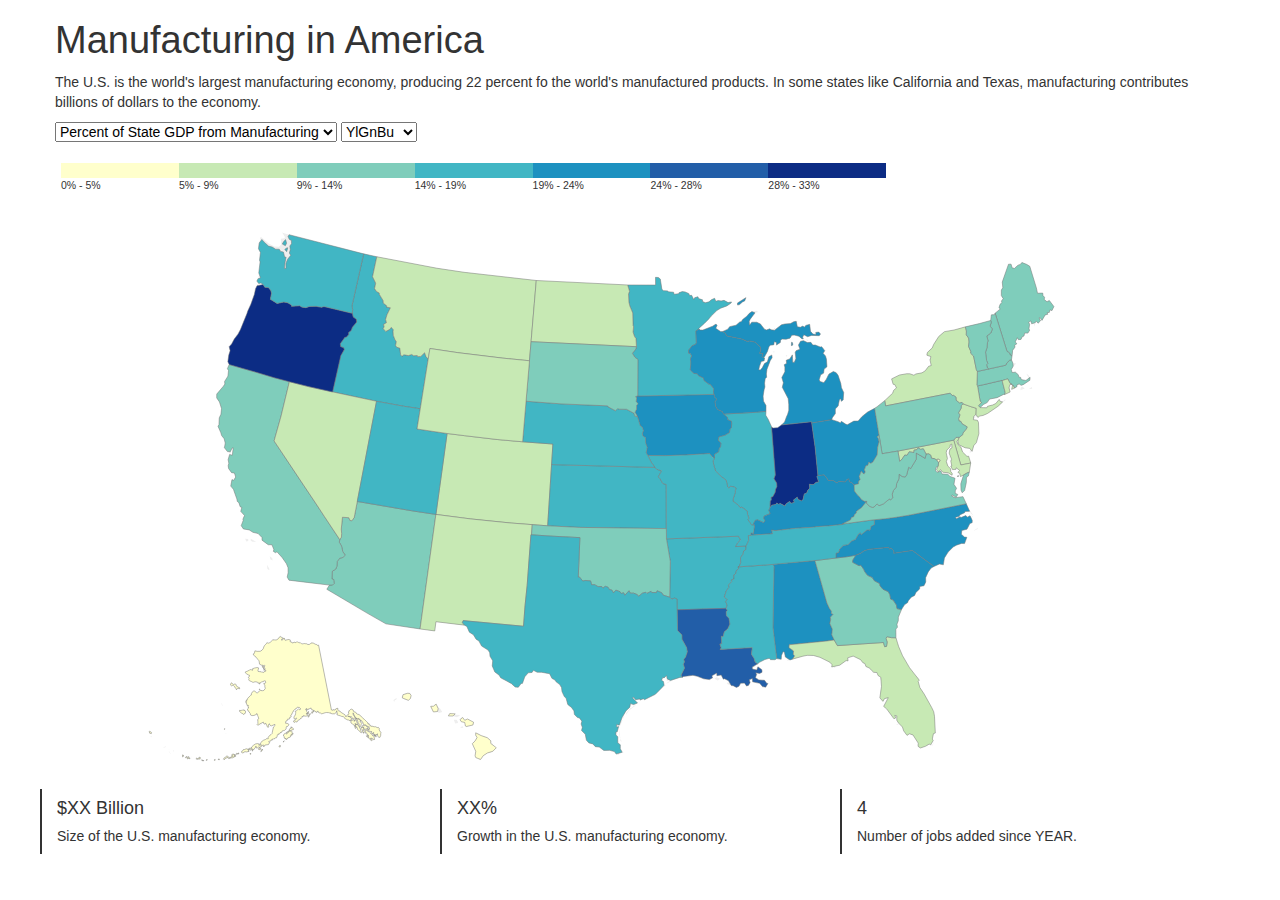
<file: index.html>
<!doctype html>
<html lang="en">
<head>
	<meta name="viewport" content="width=device-width, initial-scale=1.0">

	<title>Manufacturing</title>
	<link rel="stylesheet" type="text/css" href="css/bootstrap.css">
	<link rel="stylesheet" type="text/css" href="components/d3/lib/colorbrewer/colorbrewer.css">
	<link rel="stylesheet" type="text/css" href="css/style.css">
	
</head>
<body>
	<div class="container">
		<header class="row">
			<div class="col-12">
				<h1>Manufacturing in America</h1>
				<p>The U.S. is the world's largest manufacturing economy, producing 22 percent fo the world's manufactured products. In some states like California and Texas, manufacturing contributes billions of dollars to the economy.</p>
			</div>
			<form class="form-inline col-12">
				<select name="key" class="">
					<option value="State Percent Manu">Percent of State GDP from Manufacturing</option>
					<option value="State Manu GDP">Total State Manufacturing GDP</option>
				</select>
			</form>

		</header>
		<div class="row map-container">
			<div id="legend" class="col-12"></div>
			<div id="map" class="col-12"></div>
		</div>
		<div id="info" class="row">
			<div class="col-4 stat">
				<h4>$XX Billion</h4>
				<h5>Size of the U.S. manufacturing economy.</h5>
			</div>
			<div class="col-4 stat">
				<h4>XX%</h4>
				<h5>Growth in the U.S. manufacturing economy.</h5>
			</div>
			<div class="col-4 stat">
				<h4>4</h4>
				<h5>Number of jobs added since YEAR.</h5>
			</div>
		</div>
	</div>

	<div class="modal fade" id="modal">
		<div class="modal-dialog">
			<div class="modal-content">
				<div class="modal-header">
					<button type="button" class="close" data-dismiss="modal" aria-hidden="true">&times;</button>
					<h4 class="modal-title"></h4>
				</div>
				<div class="modal-body">
					<h5>Top Industries</h5>
					<table class="table">
						<tbody></tbody>
					</table>
				</div>
				<div class="modal-footer">
					<p>Source: US Bureau of Economic Analysis</p>
				</div>
			</div><!-- /.modal-content -->
		</div><!-- /.modal-dialog -->
	</div><!-- /.modal -->

	
	<script src="components/d3/d3.min.js"></script>
	<script src="components/d3-geo-projection/d3.geo.projection.min.js"></script>
	<script src="components/d3/lib/colorbrewer/colorbrewer.js"></script>
	<script src="components/queue-async/queue.min.js"></script>
	<script src="components/topojson/topojson.min.js"></script>
	<script src="components/underscore/underscore-min.js"></script>
	
	<script src="components/jquery/jquery.min.js"></script>
	<script src="js/bootstrap.min.js"></script>
	
	<script type="text/javascript">
	var urls = {
		us: 'data/us.json',
		gdp: 'data/manu-by-state.csv',
		sectors: 'data/sectors.csv'
	};
	</script>
	<script src="js/manu.js"></script>

</body>
</html>
</file>
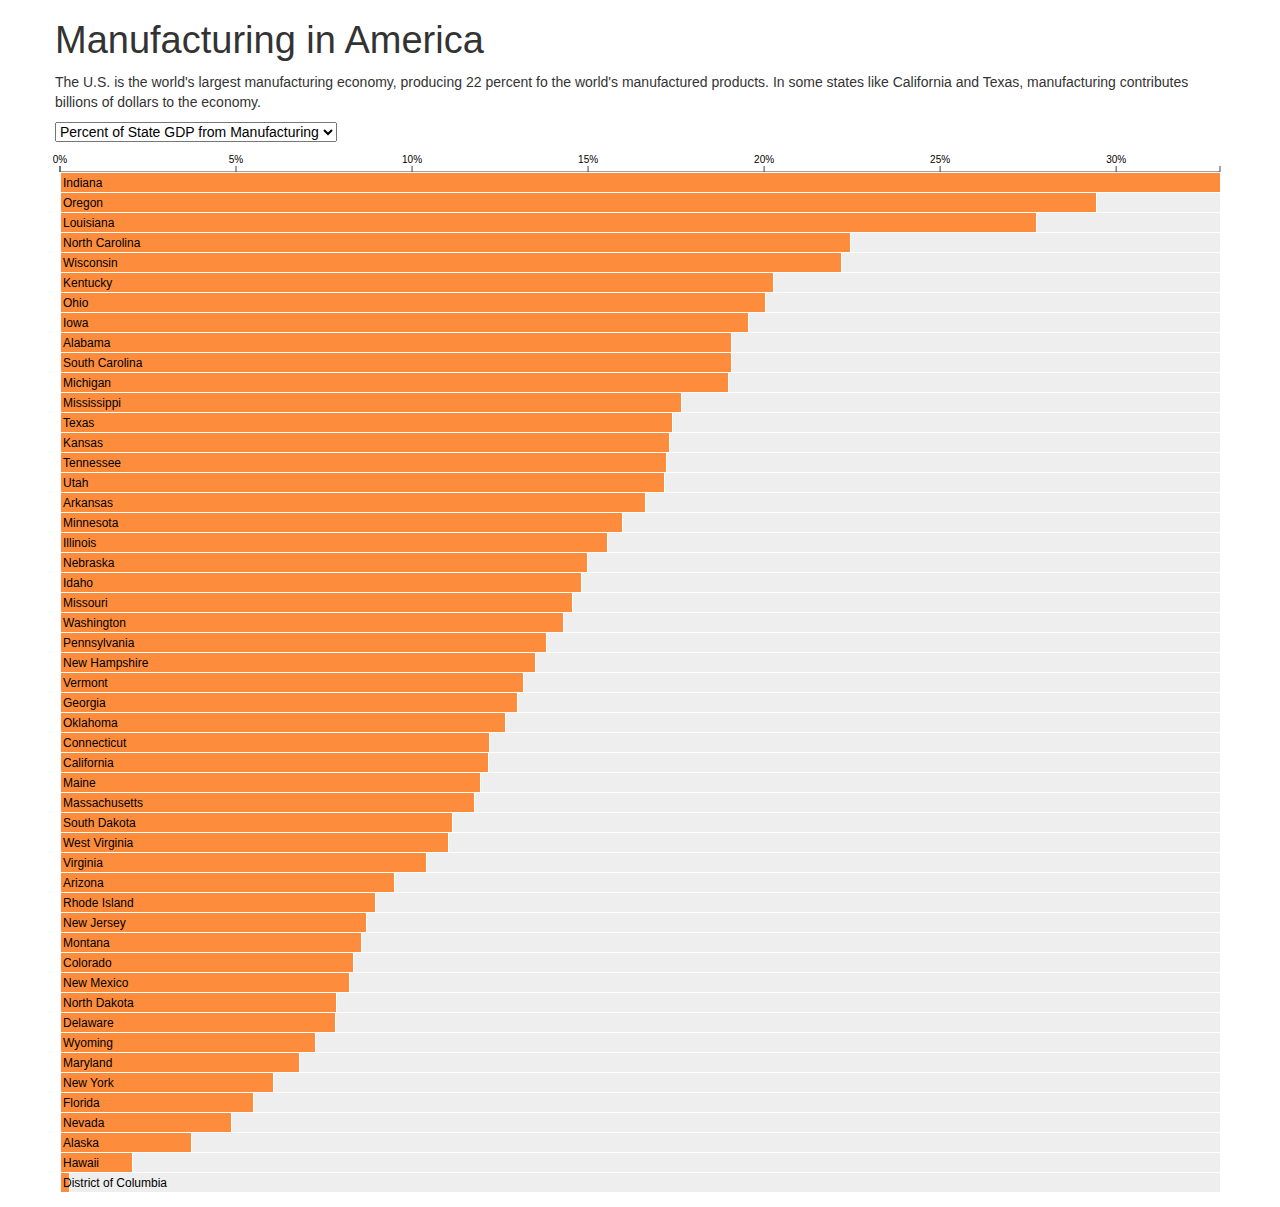
<file: chart.html>
<!doctype html>
<html lang="en">
<head>
	<meta name="viewport" content="width=device-width, initial-scale=1.0">

	<title>Manufacturing</title>
	<link rel="stylesheet" type="text/css" href="css/bootstrap.css">
	<link rel="stylesheet" type="text/css" href="components/d3/lib/colorbrewer/colorbrewer.css">
	<link rel="stylesheet" type="text/css" href="css/style.css">

</head>
<body>
	<div class="container">
		<header class="row">
			<div class="col-12">
				<h1>Manufacturing in America</h1>
				<p>The U.S. is the world's largest manufacturing economy, producing 22 percent fo the world's manufactured products. In some states like California and Texas, manufacturing contributes billions of dollars to the economy.</p>
			</div>
			<form class="form-inline col-12">
				<select name="key" class="">
					<option value="State Percent Manu">Percent of State GDP from Manufacturing</option>
					<option value="State Manu GDP">Total State Manufacturing GDP</option>
				</select>
			</form>

		</header>
		<div id="chart" class="row"></div>
	</div>

	<div class="modal fade" id="modal">
		<div class="modal-dialog">
			<div class="modal-content">
				<div class="modal-header">
					<button type="button" class="close" data-dismiss="modal" aria-hidden="true">&times;</button>
					<h4 class="modal-title"></h4>
				</div>
				<div class="modal-body">
					<h5>Top Industries</h5>
					<table class="table">
						<tbody></tbody>
					</table>
				</div>
				<div class="modal-footer">
					<p>Source: US Bureau of Economic Analysis</p>
				</div>
			</div><!-- /.modal-content -->
		</div><!-- /.modal-dialog -->
	</div><!-- /.modal -->

	
	<script src="components/d3/d3.min.js"></script>
	<script src="components/d3-geo-projection/d3.geo.projection.min.js"></script>
	<script src="components/d3/lib/colorbrewer/colorbrewer.js"></script>
	<script src="components/queue-async/queue.min.js"></script>
	<script src="components/topojson/topojson.min.js"></script>
	<script src="components/underscore/underscore-min.js"></script>
	
	<script src="components/jquery/jquery.min.js"></script>
	<script src="js/bootstrap.min.js"></script>
	
	<script type="text/javascript">
	var urls = {
		us: 'data/us.json',
		gdp: 'data/manu-by-state.csv',
		sectors: 'data/sectors.csv'
	};
	</script>
	<script type="text/javascript">
	var margin = {top: 30, right: 20, bottom: 10, left: 20}
	  , width = parseInt(d3.select('#chart').style('width'))
	  , width = width - margin.left - margin.right
	  , barHeight = 20
	  , spacing = 3
	  , legendWidth = 40
	  , legend
	  , bars;

	var formats = {
	    'State Percent Manu': d3.format('%'),
	    'State Manu GDP': function(d) {
	        if (d === 0) return d;

	        var n, s = 'M';
	        if (d >= 1e9) {
	            n = d3.round(d / 1e9, 2);
	            s = 'B';
	        } else {
	            n = d3.round(d / 1e6, 2);
	        }
	        return '$' + n + ' ' + s;
	     }
	};

	// scales and axes
	var colors = d3.scale.quantize()
	    //.domain([0, .5])
	    .range(colorbrewer.YlGnBu[7]);

	var chart = d3.select('#chart').append('svg')
	    .style('width', (width + margin.left + margin.right) + 'px')
	  .append('g')
	    .attr('transform', 'translate(' + [margin.left, margin.top] + ')');

    var x = d3.scale.linear()
        //.domain([0, .5])
        .range([0, width]);

    var y = d3.scale.ordinal();

    var xAxis = d3.svg.axis()
        .orient('top')
        .scale(x);

    d3.select(window).on('resize', function() { requestAnimationFrame(resize); });
    d3.select('[name=key]').on('change', update);

    queue()
        .defer(d3.csv, urls.gdp)
        .defer(d3.csv, urls.sectors)
        .await(render);

    function modal(d, i) {
        // get a state, checking if we just clicked the map or a bar
        var state = d.Area ? d : gdp[d.properties.name]
          , modal = d3.select('#modal');

        if (!state || !state.sectors) return;

        var sectors = _(state.sectors).chain()
            .clone()
            .pairs().sortBy(function(d) { return +d[1]; })
            .reverse()
            .slice(0, 5)
            .value();
        
        window._state = state;
        
        // update the modal for this state
        modal.select('.modal-title').text(state.Area);

        // clear the table
        $(modal.node()).find('table tbody').empty();

        var row = modal.select('table tbody').selectAll('tr')
            .data(sectors)
          .enter().append('tr');

        // industry name
        row.append('td').text(function(d) { return d[0]; });

        // industry gdp
        row.append('td').text(function(d) { 
            return formats['State Manu GDP'](d[1]); 
        });

        // show the actual modal
        $(modal.node()).modal('show');
    }

    function update() {
        var key = d3.select(this).property('value')
          , values = _(gdp).chain().values().sortBy(key).reverse().value();

        // update our extent for either raw numbers or percents
        /***
        var max = key === "State Percent Manu" ? 50
          : d3.max(values, function(d) { return d[key]; });
        ***/
        var max = d3.max(values, function(d) { return d[key]; });
        colors.domain([0, max]);
        x.domain([0, max]);
        xAxis.tickFormat(formats[key]);

        // update the chart
        chart.select('.x.axis')
            .transition()
            .duration(500)
            .call(xAxis);
        
        bars
            .data(values, function(d) { return d.Area; })
          .transition()
          .duration(500)
            .attr('transform', function(d, i) { return translate(0, y(i)); })
          .select('rect.manufacturing')
            .attr('width', function(d) { return x(d[key]); });
    }

    function render(err, gdp, sectors) {

    	var key = d3.select('[name=key]').property('value');

        // set the y range and x format
        xAxis.tickFormat(formats[key]);
        chart.append('g')
            .attr('class', 'x axis')
            .call(xAxis);

        y.domain(d3.range(gdp.length))
            .rangeBands([0, barHeight * gdp.length]);

        d3.select(chart.node().parentNode)
            .style('height', (y.rangeExtent()[1] + margin.top + margin.bottom) + 'px');

        var gdp = window.gdp = _(gdp).chain().map(function(d) {
            // fix our numbers
            d['Percent US Manu GDP'] = +d['Percent US Manu GDP'] / 100;
            d['GDP'] = +d['GDP'] * 1e6;
            d['State Manu GDP'] = +d['State Manu GDP'] * 1e6;
            d['State Percent Manu'] = +d['State Percent Manu'] / 100;

            // then return [key, value]
            return [d.Area, d];
        }).object().value();

        // merge in sector data
        _.each(sectors, function(d) {
            // each row has [state, sector, gdp]
            // set gdp[state].sectors[sector] = gdp
            var state = gdp[d.State] || (gdp[d.State] = {})
              , sectors = state.sectors || (state.sectors = {});

            // figures should be in millions
            sectors[d.Sector] = parseInt(d.GDP.replace('$', '') * 1e6);
        });

        var values = _(gdp).chain().values().sortBy(key).reverse().value()
          , max = d3.max(values, function(d) { return d[key]; });

        colors.domain([0, max]);
        x.domain([0, max]);
        xAxis.tickFormat(formats[key]);

        // make a chart
        bars = chart.selectAll('.bar')
            .data(_(gdp).chain().values().sortBy(key).reverse().value(), 
                function(d) { return d.Area; })
          .enter().append('g')
            .attr('class', 'bar')
            .attr('transform', function(d, i) { return translate(0, y(i)) });
        
        bars.append('rect')
            .attr('class', 'non-manufacturing')
            .attr('height', y.rangeBand())
            .attr('width', width);

        bars.append('rect')
            .attr('class', 'manufacturing')
            .attr('height', y.rangeBand())
            .attr('width', function(d) { return x(d[key]); });
        
        bars.append('text')
            .text(function(d) { return d.Area; })
            .attr('y', y.rangeBand() - 5)
            .attr('x', spacing);

        bars.on('click', modal);

    }

    function resize() {
        // adjust things when the window size changes
        width = parseInt(d3.select('#chart').style('width'));
        width = width - margin.left - margin.right;
        height = y.rangeBand() * _.size(gdp);

        var key = d3.select('[name=key]').property('value');

        // resize the chart
        x.range([0, width]);
        d3.select(chart.node().parentNode)
            .style('height', (y.rangeExtent()[1] + margin.top + margin.bottom) + 'px')
            .style('width', (width + margin.left + margin.right) + 'px');

        chart.select('.x.axis').call(xAxis);


        bars.select('rect.non-manufacturing')
            .attr('width', width);

        bars.select('rect.manufacturing')
            .attr('width', function(d) { return x(d[key]); });

    }

    function translate(x, y) {
        return "translate(" + [x, y] + ")";
    }

	</script>

</body>
</html>
</file>
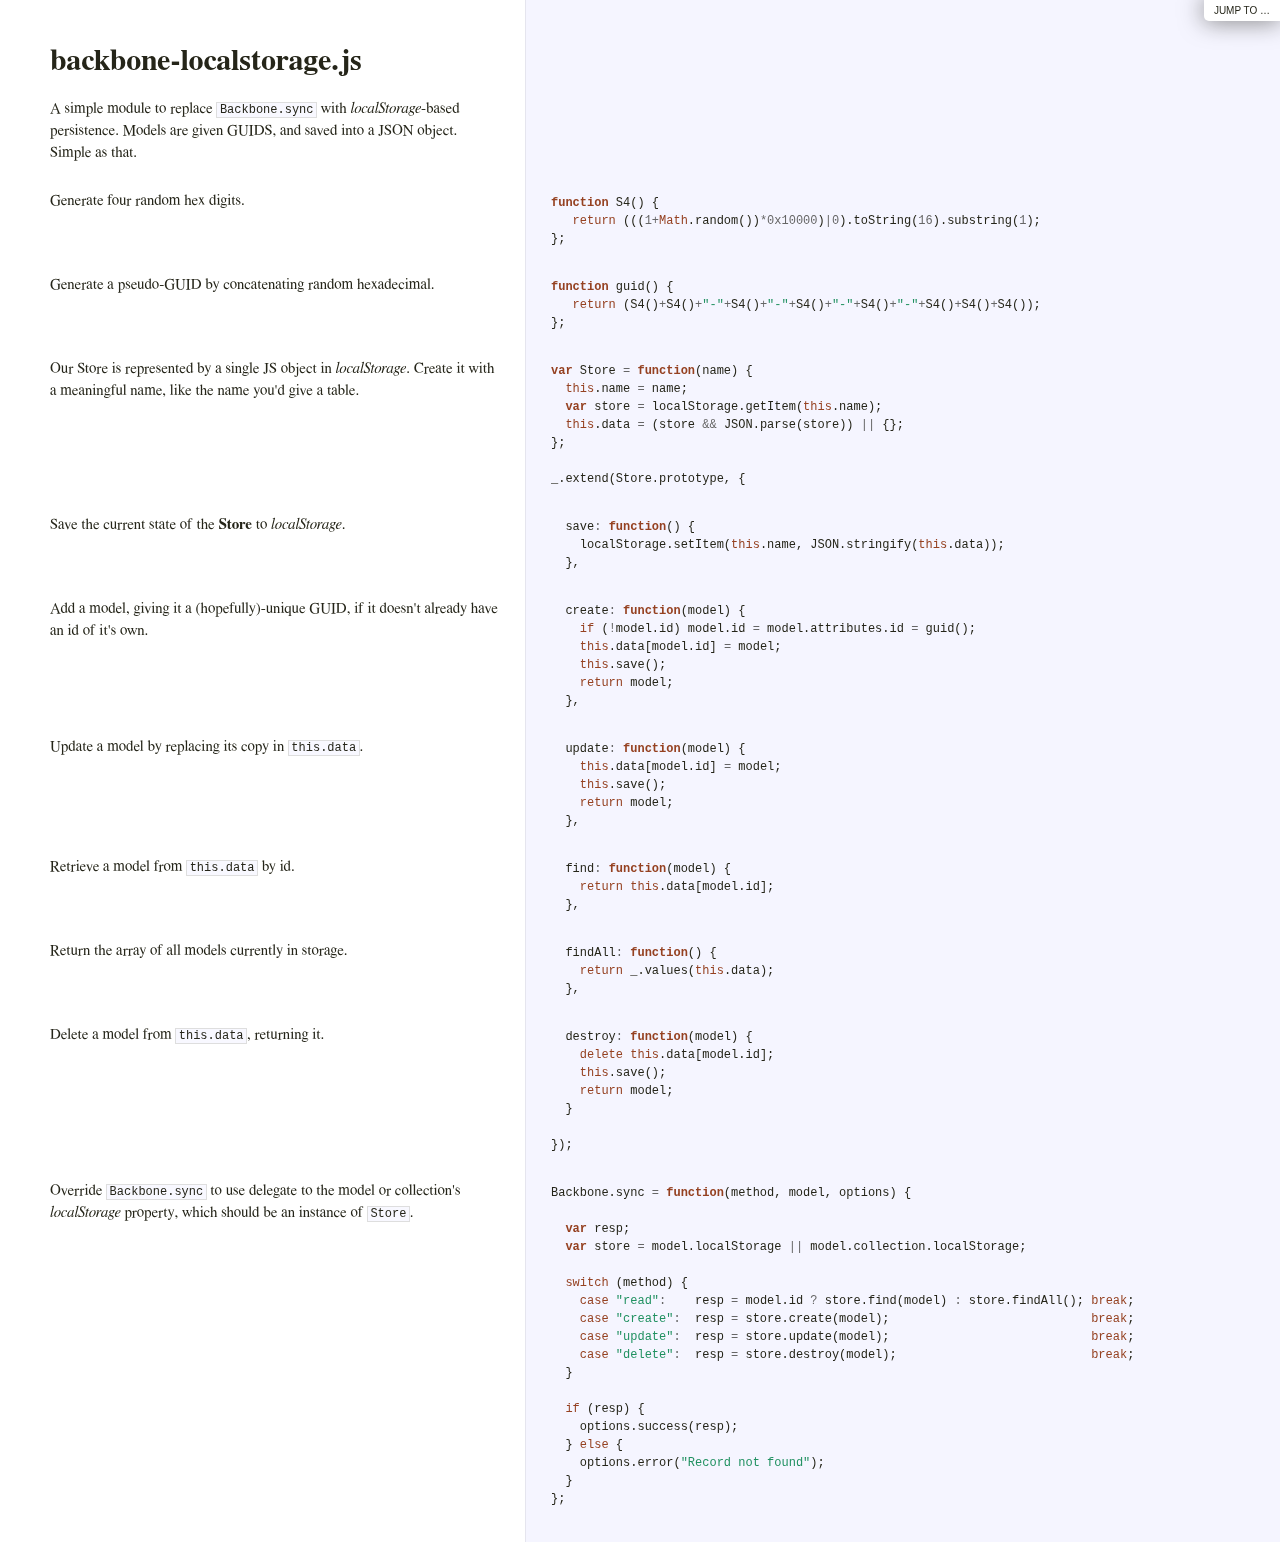
<file: components/backbone/docs/backbone-localstorage.html>
<!DOCTYPE html>  <html> <head>   <title>backbone-localstorage.js</title>   <meta http-equiv="content-type" content="text/html; charset=UTF-8">   <link rel="stylesheet" media="all" href="docco.css" /> </head> <body>   <div id="container">     <div id="background"></div>            <div id="jump_to">         Jump To &hellip;         <div id="jump_wrapper">           <div id="jump_page">                                           <a class="source" href="backbone-localstorage.html">                 backbone-localstorage.js               </a>                                           <a class="source" href="todos.html">                 todos.js               </a>                        </div>         </div>       </div>          <table cellpadding="0" cellspacing="0">       <thead>         <tr>           <th class="docs">             <h1>               backbone-localstorage.js             </h1>           </th>           <th class="code">           </th>         </tr>       </thead>       <tbody>                               <tr id="section-1">             <td class="docs">               <div class="pilwrap">                 <a class="pilcrow" href="#section-1">&#182;</a>               </div>               <p>A simple module to replace <code>Backbone.sync</code> with <em>localStorage</em>-based
persistence. Models are given GUIDS, and saved into a JSON object. Simple
as that.</p>             </td>             <td class="code">               <div class="highlight"><pre></pre></div>             </td>           </tr>                               <tr id="section-2">             <td class="docs">               <div class="pilwrap">                 <a class="pilcrow" href="#section-2">&#182;</a>               </div>               <p>Generate four random hex digits.</p>             </td>             <td class="code">               <div class="highlight"><pre><span class="kd">function</span> <span class="nx">S4</span><span class="p">()</span> <span class="p">{</span>
   <span class="k">return</span> <span class="p">(((</span><span class="mi">1</span><span class="o">+</span><span class="nb">Math</span><span class="p">.</span><span class="nx">random</span><span class="p">())</span><span class="o">*</span><span class="mh">0x10000</span><span class="p">)</span><span class="o">|</span><span class="mi">0</span><span class="p">).</span><span class="nx">toString</span><span class="p">(</span><span class="mi">16</span><span class="p">).</span><span class="nx">substring</span><span class="p">(</span><span class="mi">1</span><span class="p">);</span>
<span class="p">};</span></pre></div>             </td>           </tr>                               <tr id="section-3">             <td class="docs">               <div class="pilwrap">                 <a class="pilcrow" href="#section-3">&#182;</a>               </div>               <p>Generate a pseudo-GUID by concatenating random hexadecimal.</p>             </td>             <td class="code">               <div class="highlight"><pre><span class="kd">function</span> <span class="nx">guid</span><span class="p">()</span> <span class="p">{</span>
   <span class="k">return</span> <span class="p">(</span><span class="nx">S4</span><span class="p">()</span><span class="o">+</span><span class="nx">S4</span><span class="p">()</span><span class="o">+</span><span class="s2">&quot;-&quot;</span><span class="o">+</span><span class="nx">S4</span><span class="p">()</span><span class="o">+</span><span class="s2">&quot;-&quot;</span><span class="o">+</span><span class="nx">S4</span><span class="p">()</span><span class="o">+</span><span class="s2">&quot;-&quot;</span><span class="o">+</span><span class="nx">S4</span><span class="p">()</span><span class="o">+</span><span class="s2">&quot;-&quot;</span><span class="o">+</span><span class="nx">S4</span><span class="p">()</span><span class="o">+</span><span class="nx">S4</span><span class="p">()</span><span class="o">+</span><span class="nx">S4</span><span class="p">());</span>
<span class="p">};</span></pre></div>             </td>           </tr>                               <tr id="section-4">             <td class="docs">               <div class="pilwrap">                 <a class="pilcrow" href="#section-4">&#182;</a>               </div>               <p>Our Store is represented by a single JS object in <em>localStorage</em>. Create it
with a meaningful name, like the name you'd give a table.</p>             </td>             <td class="code">               <div class="highlight"><pre><span class="kd">var</span> <span class="nx">Store</span> <span class="o">=</span> <span class="kd">function</span><span class="p">(</span><span class="nx">name</span><span class="p">)</span> <span class="p">{</span>
  <span class="k">this</span><span class="p">.</span><span class="nx">name</span> <span class="o">=</span> <span class="nx">name</span><span class="p">;</span>
  <span class="kd">var</span> <span class="nx">store</span> <span class="o">=</span> <span class="nx">localStorage</span><span class="p">.</span><span class="nx">getItem</span><span class="p">(</span><span class="k">this</span><span class="p">.</span><span class="nx">name</span><span class="p">);</span>
  <span class="k">this</span><span class="p">.</span><span class="nx">data</span> <span class="o">=</span> <span class="p">(</span><span class="nx">store</span> <span class="o">&amp;&amp;</span> <span class="nx">JSON</span><span class="p">.</span><span class="nx">parse</span><span class="p">(</span><span class="nx">store</span><span class="p">))</span> <span class="o">||</span> <span class="p">{};</span>
<span class="p">};</span>

<span class="nx">_</span><span class="p">.</span><span class="nx">extend</span><span class="p">(</span><span class="nx">Store</span><span class="p">.</span><span class="nx">prototype</span><span class="p">,</span> <span class="p">{</span></pre></div>             </td>           </tr>                               <tr id="section-5">             <td class="docs">               <div class="pilwrap">                 <a class="pilcrow" href="#section-5">&#182;</a>               </div>               <p>Save the current state of the <strong>Store</strong> to <em>localStorage</em>.</p>             </td>             <td class="code">               <div class="highlight"><pre>  <span class="nx">save</span><span class="o">:</span> <span class="kd">function</span><span class="p">()</span> <span class="p">{</span>
    <span class="nx">localStorage</span><span class="p">.</span><span class="nx">setItem</span><span class="p">(</span><span class="k">this</span><span class="p">.</span><span class="nx">name</span><span class="p">,</span> <span class="nx">JSON</span><span class="p">.</span><span class="nx">stringify</span><span class="p">(</span><span class="k">this</span><span class="p">.</span><span class="nx">data</span><span class="p">));</span>
  <span class="p">},</span></pre></div>             </td>           </tr>                               <tr id="section-6">             <td class="docs">               <div class="pilwrap">                 <a class="pilcrow" href="#section-6">&#182;</a>               </div>               <p>Add a model, giving it a (hopefully)-unique GUID, if it doesn't already
have an id of it's own.</p>             </td>             <td class="code">               <div class="highlight"><pre>  <span class="nx">create</span><span class="o">:</span> <span class="kd">function</span><span class="p">(</span><span class="nx">model</span><span class="p">)</span> <span class="p">{</span>
    <span class="k">if</span> <span class="p">(</span><span class="o">!</span><span class="nx">model</span><span class="p">.</span><span class="nx">id</span><span class="p">)</span> <span class="nx">model</span><span class="p">.</span><span class="nx">id</span> <span class="o">=</span> <span class="nx">model</span><span class="p">.</span><span class="nx">attributes</span><span class="p">.</span><span class="nx">id</span> <span class="o">=</span> <span class="nx">guid</span><span class="p">();</span>
    <span class="k">this</span><span class="p">.</span><span class="nx">data</span><span class="p">[</span><span class="nx">model</span><span class="p">.</span><span class="nx">id</span><span class="p">]</span> <span class="o">=</span> <span class="nx">model</span><span class="p">;</span>
    <span class="k">this</span><span class="p">.</span><span class="nx">save</span><span class="p">();</span>
    <span class="k">return</span> <span class="nx">model</span><span class="p">;</span>
  <span class="p">},</span></pre></div>             </td>           </tr>                               <tr id="section-7">             <td class="docs">               <div class="pilwrap">                 <a class="pilcrow" href="#section-7">&#182;</a>               </div>               <p>Update a model by replacing its copy in <code>this.data</code>.</p>             </td>             <td class="code">               <div class="highlight"><pre>  <span class="nx">update</span><span class="o">:</span> <span class="kd">function</span><span class="p">(</span><span class="nx">model</span><span class="p">)</span> <span class="p">{</span>
    <span class="k">this</span><span class="p">.</span><span class="nx">data</span><span class="p">[</span><span class="nx">model</span><span class="p">.</span><span class="nx">id</span><span class="p">]</span> <span class="o">=</span> <span class="nx">model</span><span class="p">;</span>
    <span class="k">this</span><span class="p">.</span><span class="nx">save</span><span class="p">();</span>
    <span class="k">return</span> <span class="nx">model</span><span class="p">;</span>
  <span class="p">},</span></pre></div>             </td>           </tr>                               <tr id="section-8">             <td class="docs">               <div class="pilwrap">                 <a class="pilcrow" href="#section-8">&#182;</a>               </div>               <p>Retrieve a model from <code>this.data</code> by id.</p>             </td>             <td class="code">               <div class="highlight"><pre>  <span class="nx">find</span><span class="o">:</span> <span class="kd">function</span><span class="p">(</span><span class="nx">model</span><span class="p">)</span> <span class="p">{</span>
    <span class="k">return</span> <span class="k">this</span><span class="p">.</span><span class="nx">data</span><span class="p">[</span><span class="nx">model</span><span class="p">.</span><span class="nx">id</span><span class="p">];</span>
  <span class="p">},</span></pre></div>             </td>           </tr>                               <tr id="section-9">             <td class="docs">               <div class="pilwrap">                 <a class="pilcrow" href="#section-9">&#182;</a>               </div>               <p>Return the array of all models currently in storage.</p>             </td>             <td class="code">               <div class="highlight"><pre>  <span class="nx">findAll</span><span class="o">:</span> <span class="kd">function</span><span class="p">()</span> <span class="p">{</span>
    <span class="k">return</span> <span class="nx">_</span><span class="p">.</span><span class="nx">values</span><span class="p">(</span><span class="k">this</span><span class="p">.</span><span class="nx">data</span><span class="p">);</span>
  <span class="p">},</span></pre></div>             </td>           </tr>                               <tr id="section-10">             <td class="docs">               <div class="pilwrap">                 <a class="pilcrow" href="#section-10">&#182;</a>               </div>               <p>Delete a model from <code>this.data</code>, returning it.</p>             </td>             <td class="code">               <div class="highlight"><pre>  <span class="nx">destroy</span><span class="o">:</span> <span class="kd">function</span><span class="p">(</span><span class="nx">model</span><span class="p">)</span> <span class="p">{</span>
    <span class="k">delete</span> <span class="k">this</span><span class="p">.</span><span class="nx">data</span><span class="p">[</span><span class="nx">model</span><span class="p">.</span><span class="nx">id</span><span class="p">];</span>
    <span class="k">this</span><span class="p">.</span><span class="nx">save</span><span class="p">();</span>
    <span class="k">return</span> <span class="nx">model</span><span class="p">;</span>
  <span class="p">}</span>

<span class="p">});</span></pre></div>             </td>           </tr>                               <tr id="section-11">             <td class="docs">               <div class="pilwrap">                 <a class="pilcrow" href="#section-11">&#182;</a>               </div>               <p>Override <code>Backbone.sync</code> to use delegate to the model or collection's
<em>localStorage</em> property, which should be an instance of <code>Store</code>.</p>             </td>             <td class="code">               <div class="highlight"><pre><span class="nx">Backbone</span><span class="p">.</span><span class="nx">sync</span> <span class="o">=</span> <span class="kd">function</span><span class="p">(</span><span class="nx">method</span><span class="p">,</span> <span class="nx">model</span><span class="p">,</span> <span class="nx">options</span><span class="p">)</span> <span class="p">{</span>

  <span class="kd">var</span> <span class="nx">resp</span><span class="p">;</span>
  <span class="kd">var</span> <span class="nx">store</span> <span class="o">=</span> <span class="nx">model</span><span class="p">.</span><span class="nx">localStorage</span> <span class="o">||</span> <span class="nx">model</span><span class="p">.</span><span class="nx">collection</span><span class="p">.</span><span class="nx">localStorage</span><span class="p">;</span>

  <span class="k">switch</span> <span class="p">(</span><span class="nx">method</span><span class="p">)</span> <span class="p">{</span>
    <span class="k">case</span> <span class="s2">&quot;read&quot;</span><span class="o">:</span>    <span class="nx">resp</span> <span class="o">=</span> <span class="nx">model</span><span class="p">.</span><span class="nx">id</span> <span class="o">?</span> <span class="nx">store</span><span class="p">.</span><span class="nx">find</span><span class="p">(</span><span class="nx">model</span><span class="p">)</span> <span class="o">:</span> <span class="nx">store</span><span class="p">.</span><span class="nx">findAll</span><span class="p">();</span> <span class="k">break</span><span class="p">;</span>
    <span class="k">case</span> <span class="s2">&quot;create&quot;</span><span class="o">:</span>  <span class="nx">resp</span> <span class="o">=</span> <span class="nx">store</span><span class="p">.</span><span class="nx">create</span><span class="p">(</span><span class="nx">model</span><span class="p">);</span>                            <span class="k">break</span><span class="p">;</span>
    <span class="k">case</span> <span class="s2">&quot;update&quot;</span><span class="o">:</span>  <span class="nx">resp</span> <span class="o">=</span> <span class="nx">store</span><span class="p">.</span><span class="nx">update</span><span class="p">(</span><span class="nx">model</span><span class="p">);</span>                            <span class="k">break</span><span class="p">;</span>
    <span class="k">case</span> <span class="s2">&quot;delete&quot;</span><span class="o">:</span>  <span class="nx">resp</span> <span class="o">=</span> <span class="nx">store</span><span class="p">.</span><span class="nx">destroy</span><span class="p">(</span><span class="nx">model</span><span class="p">);</span>                           <span class="k">break</span><span class="p">;</span>
  <span class="p">}</span>

  <span class="k">if</span> <span class="p">(</span><span class="nx">resp</span><span class="p">)</span> <span class="p">{</span>
    <span class="nx">options</span><span class="p">.</span><span class="nx">success</span><span class="p">(</span><span class="nx">resp</span><span class="p">);</span>
  <span class="p">}</span> <span class="k">else</span> <span class="p">{</span>
    <span class="nx">options</span><span class="p">.</span><span class="nx">error</span><span class="p">(</span><span class="s2">&quot;Record not found&quot;</span><span class="p">);</span>
  <span class="p">}</span>
<span class="p">};</span>

</pre></div>             </td>           </tr>                </tbody>     </table>   </div> </body> </html>
</file>
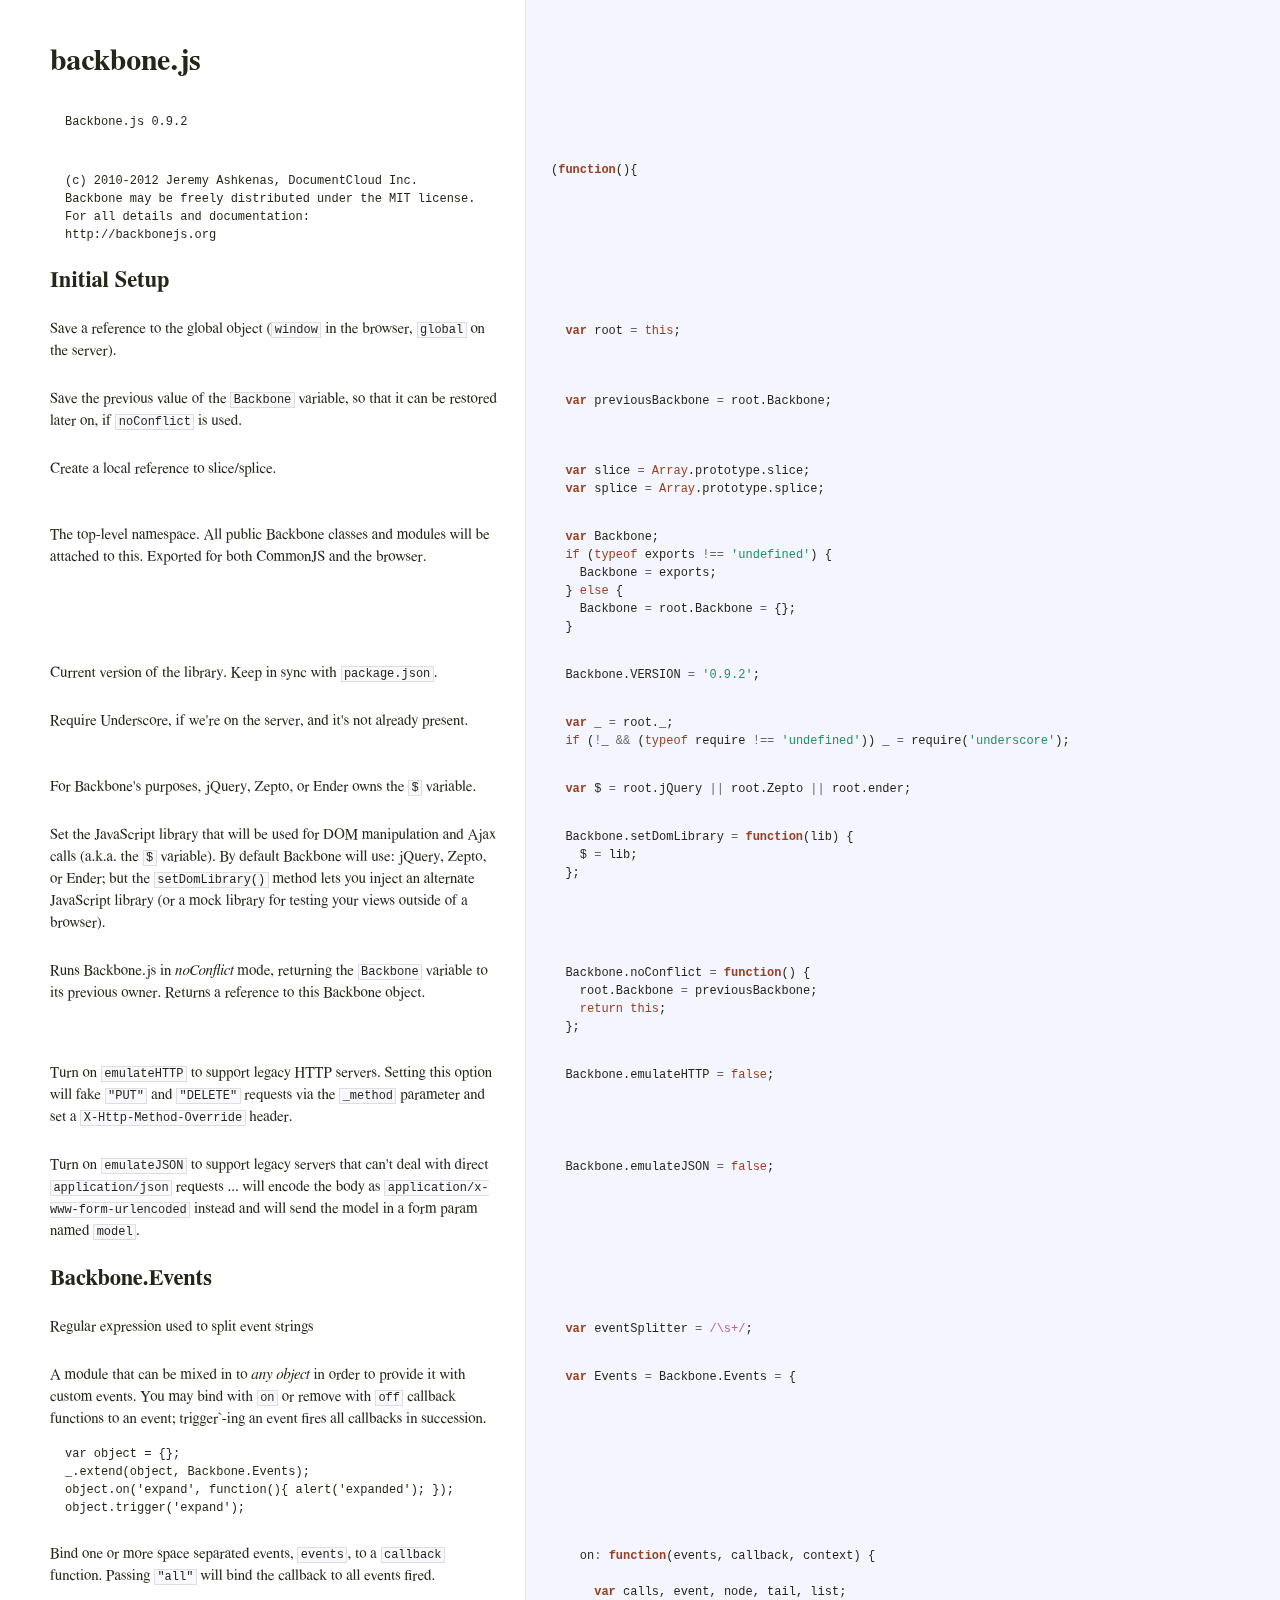
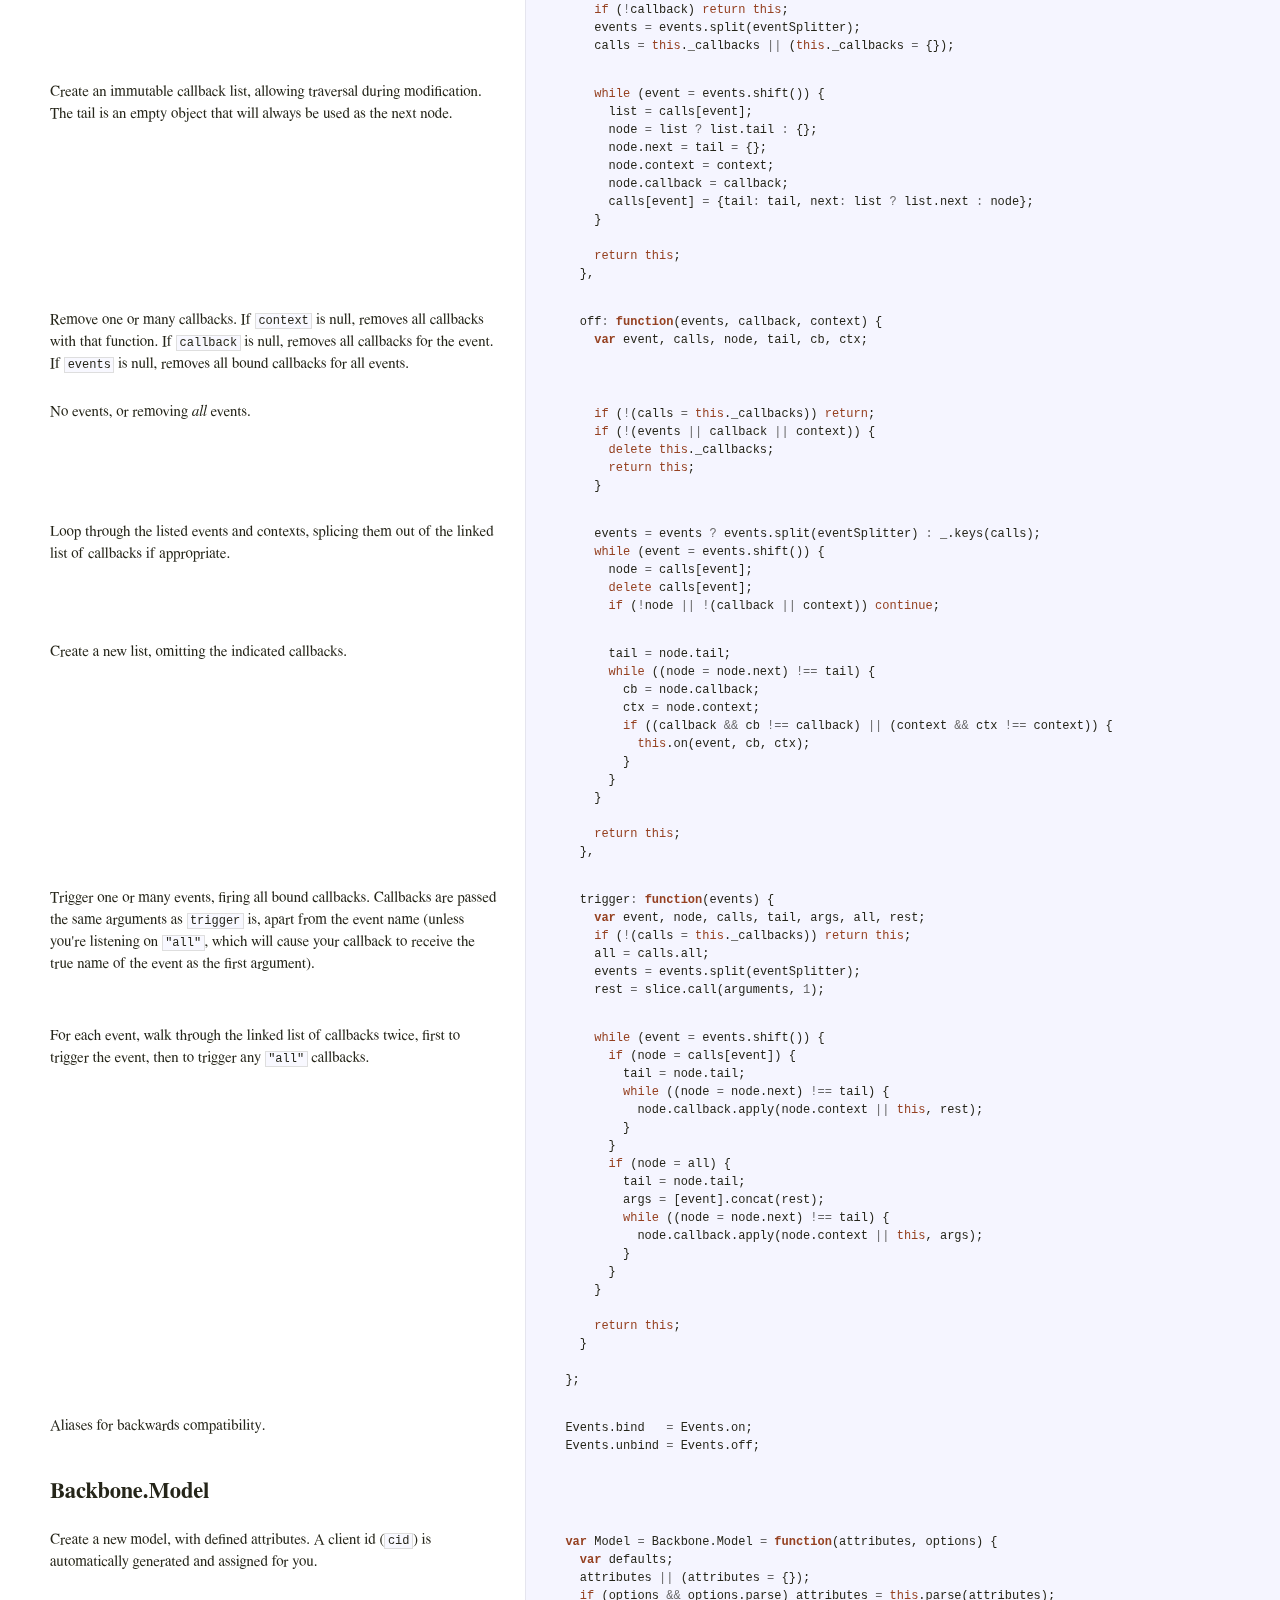
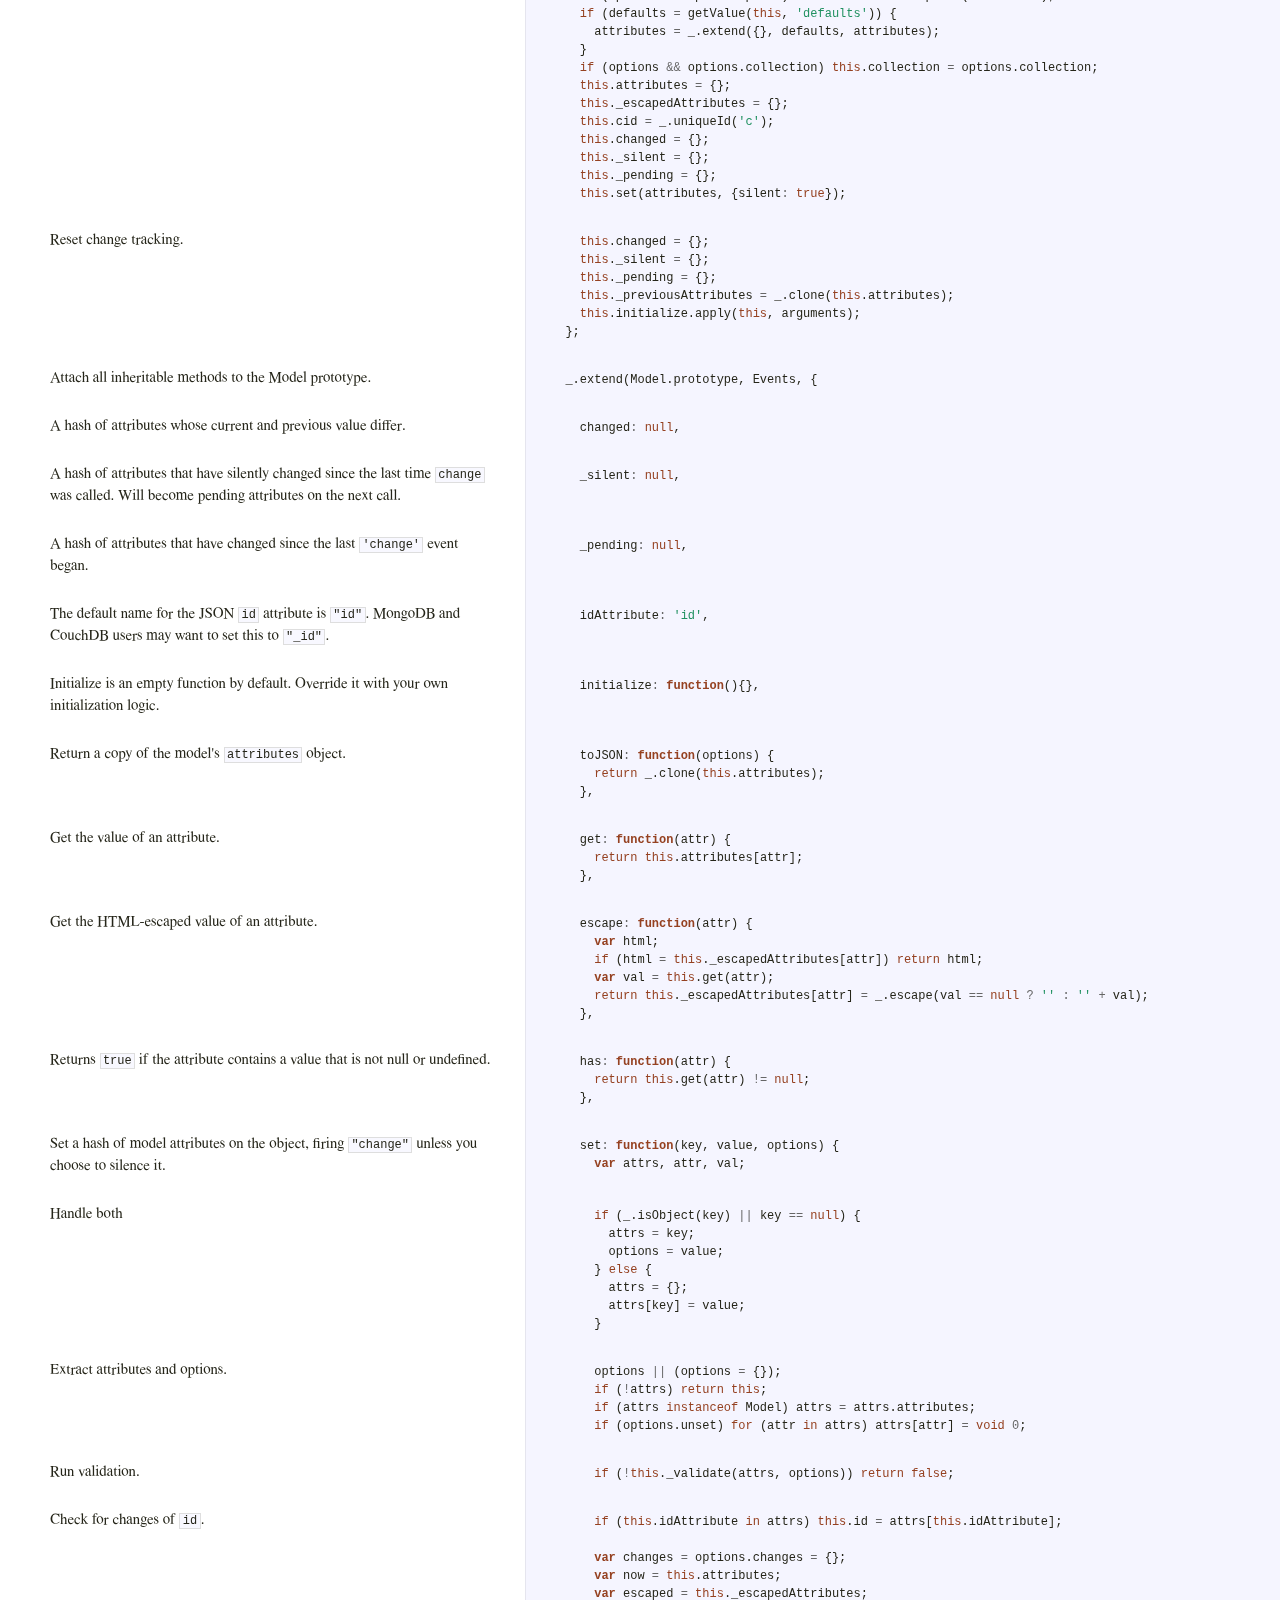
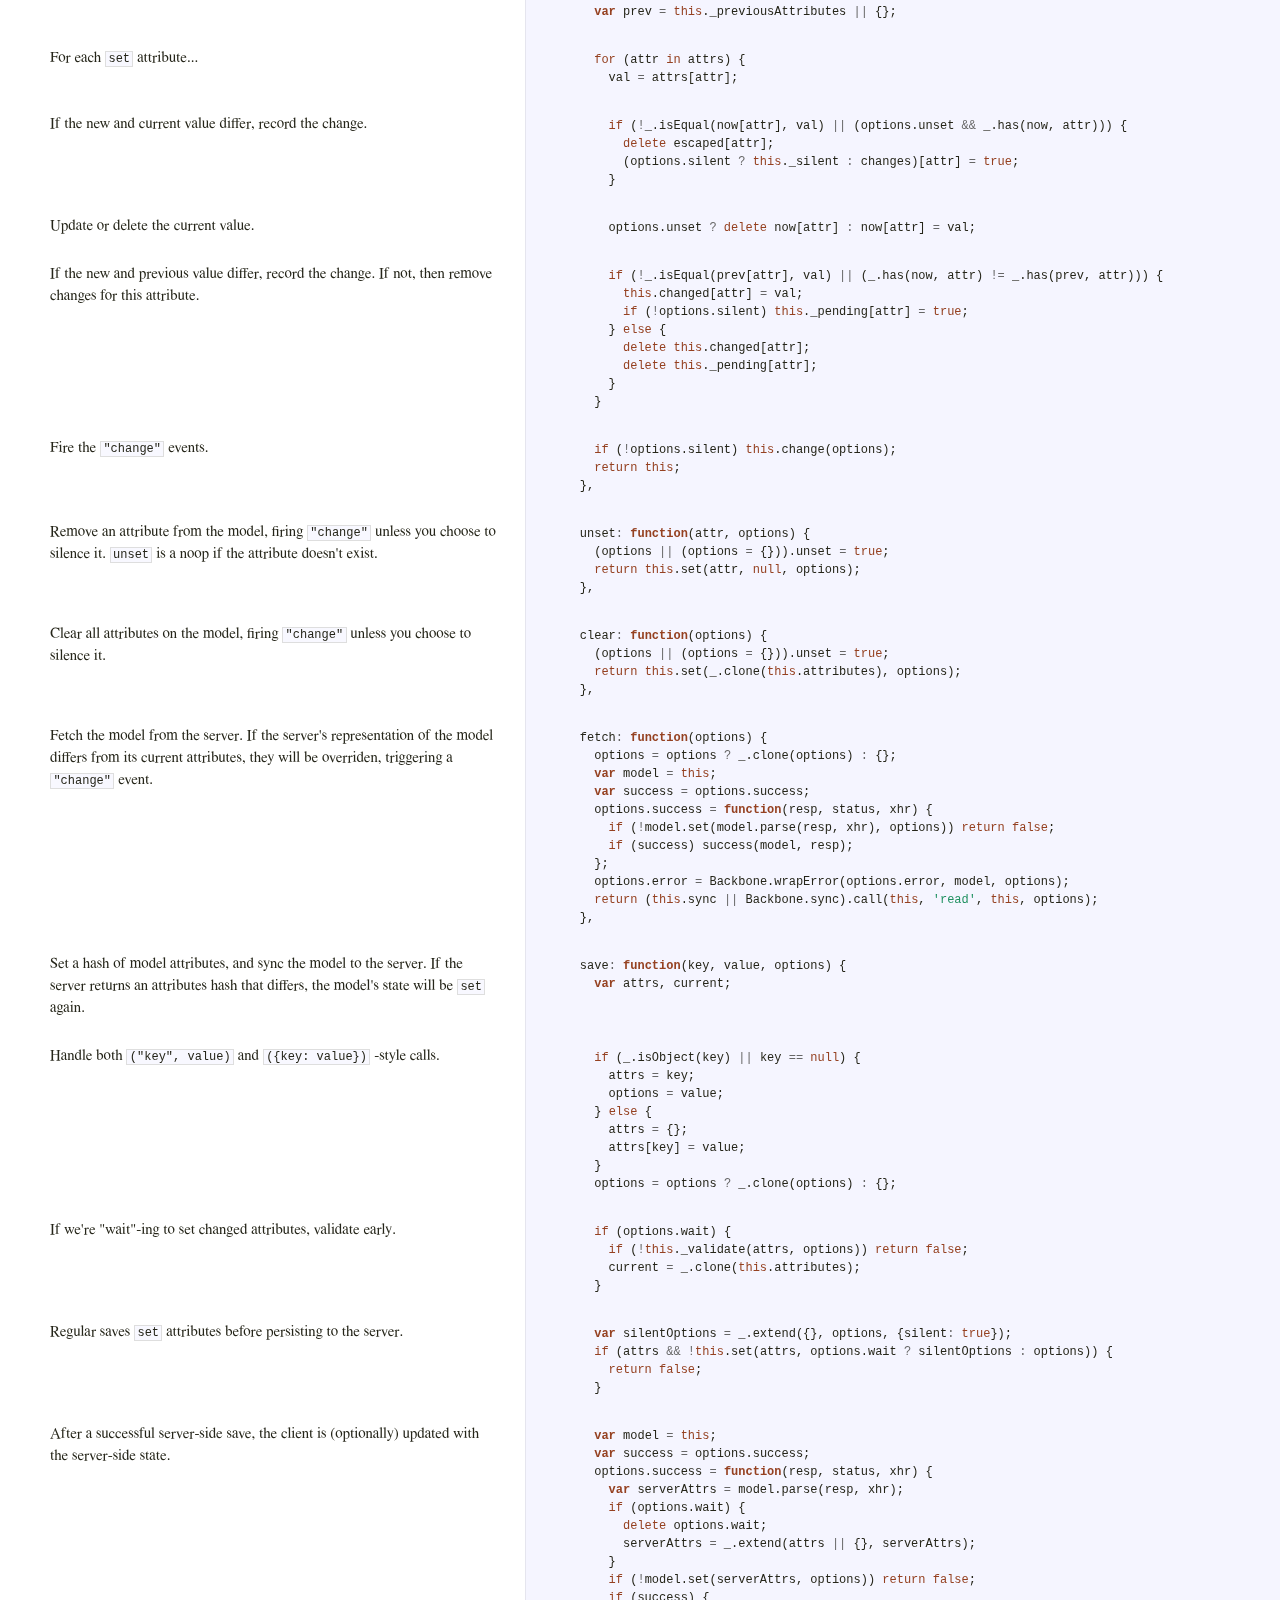
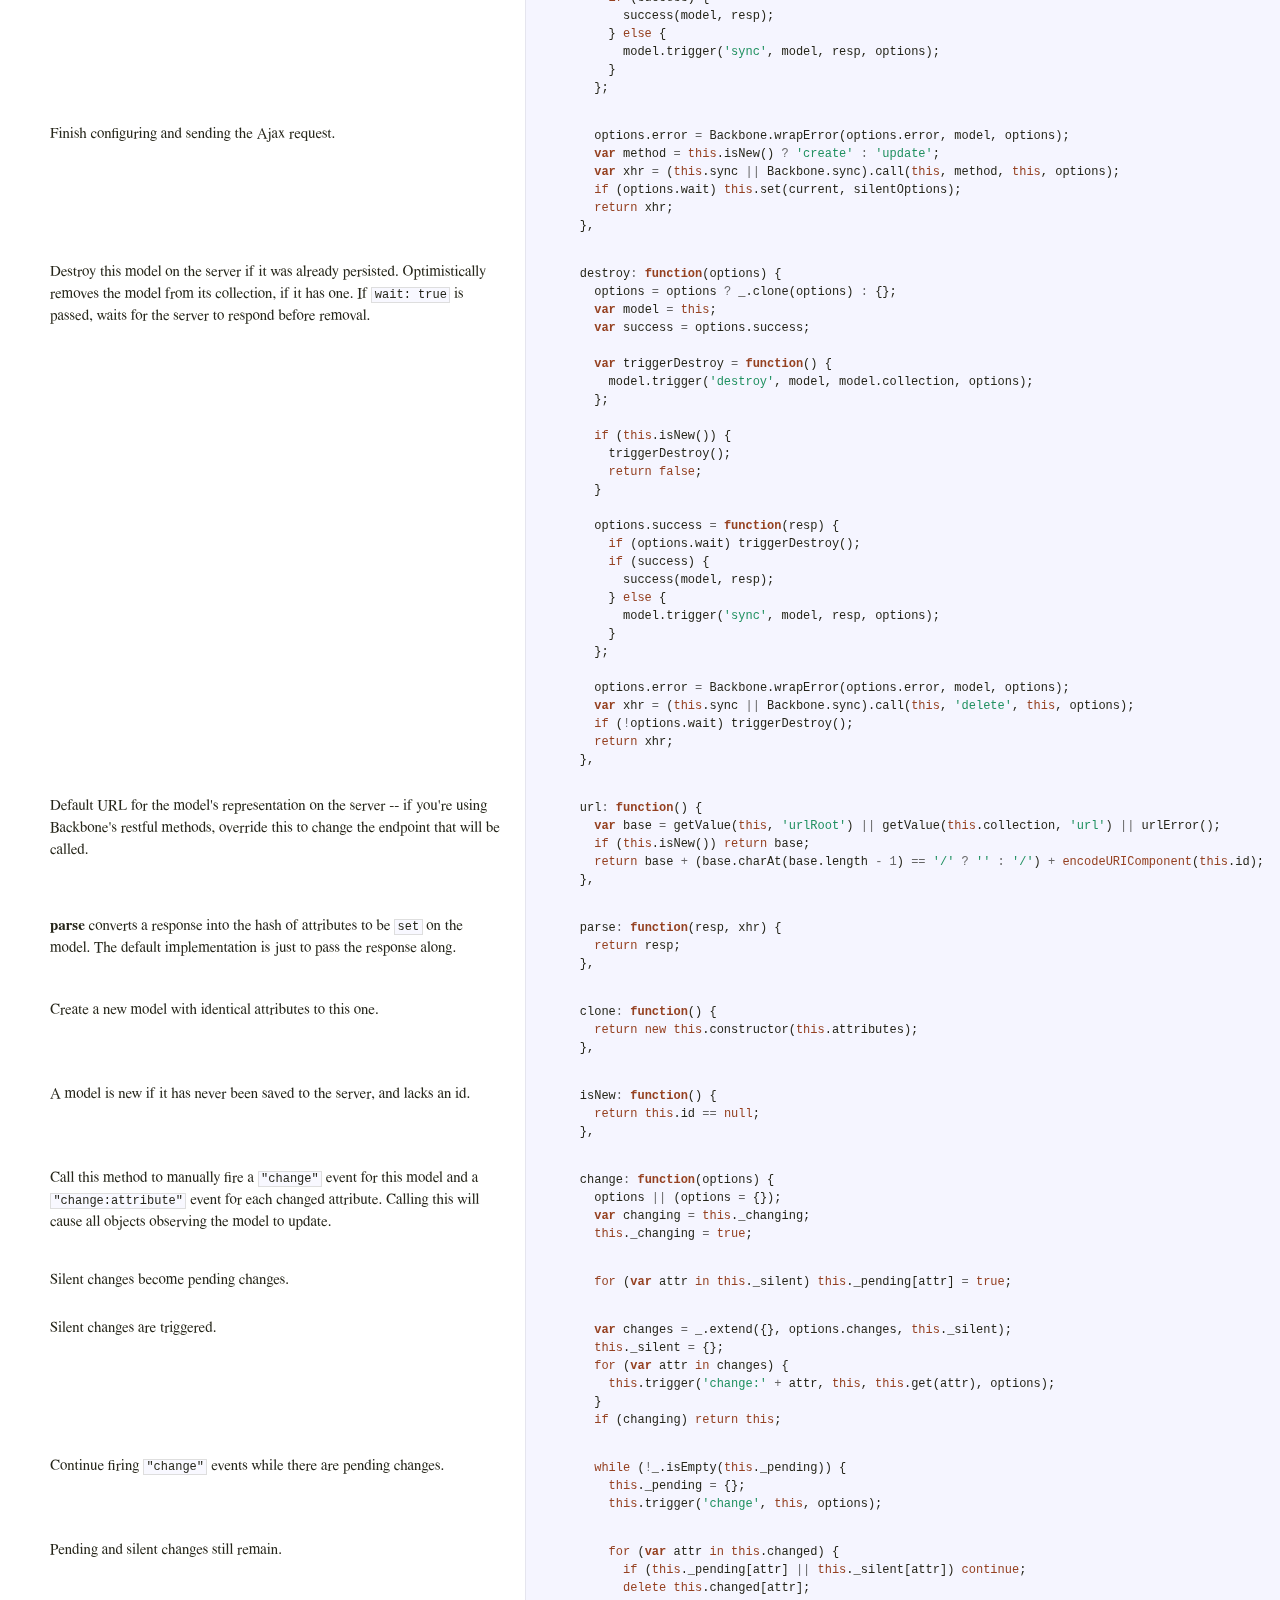
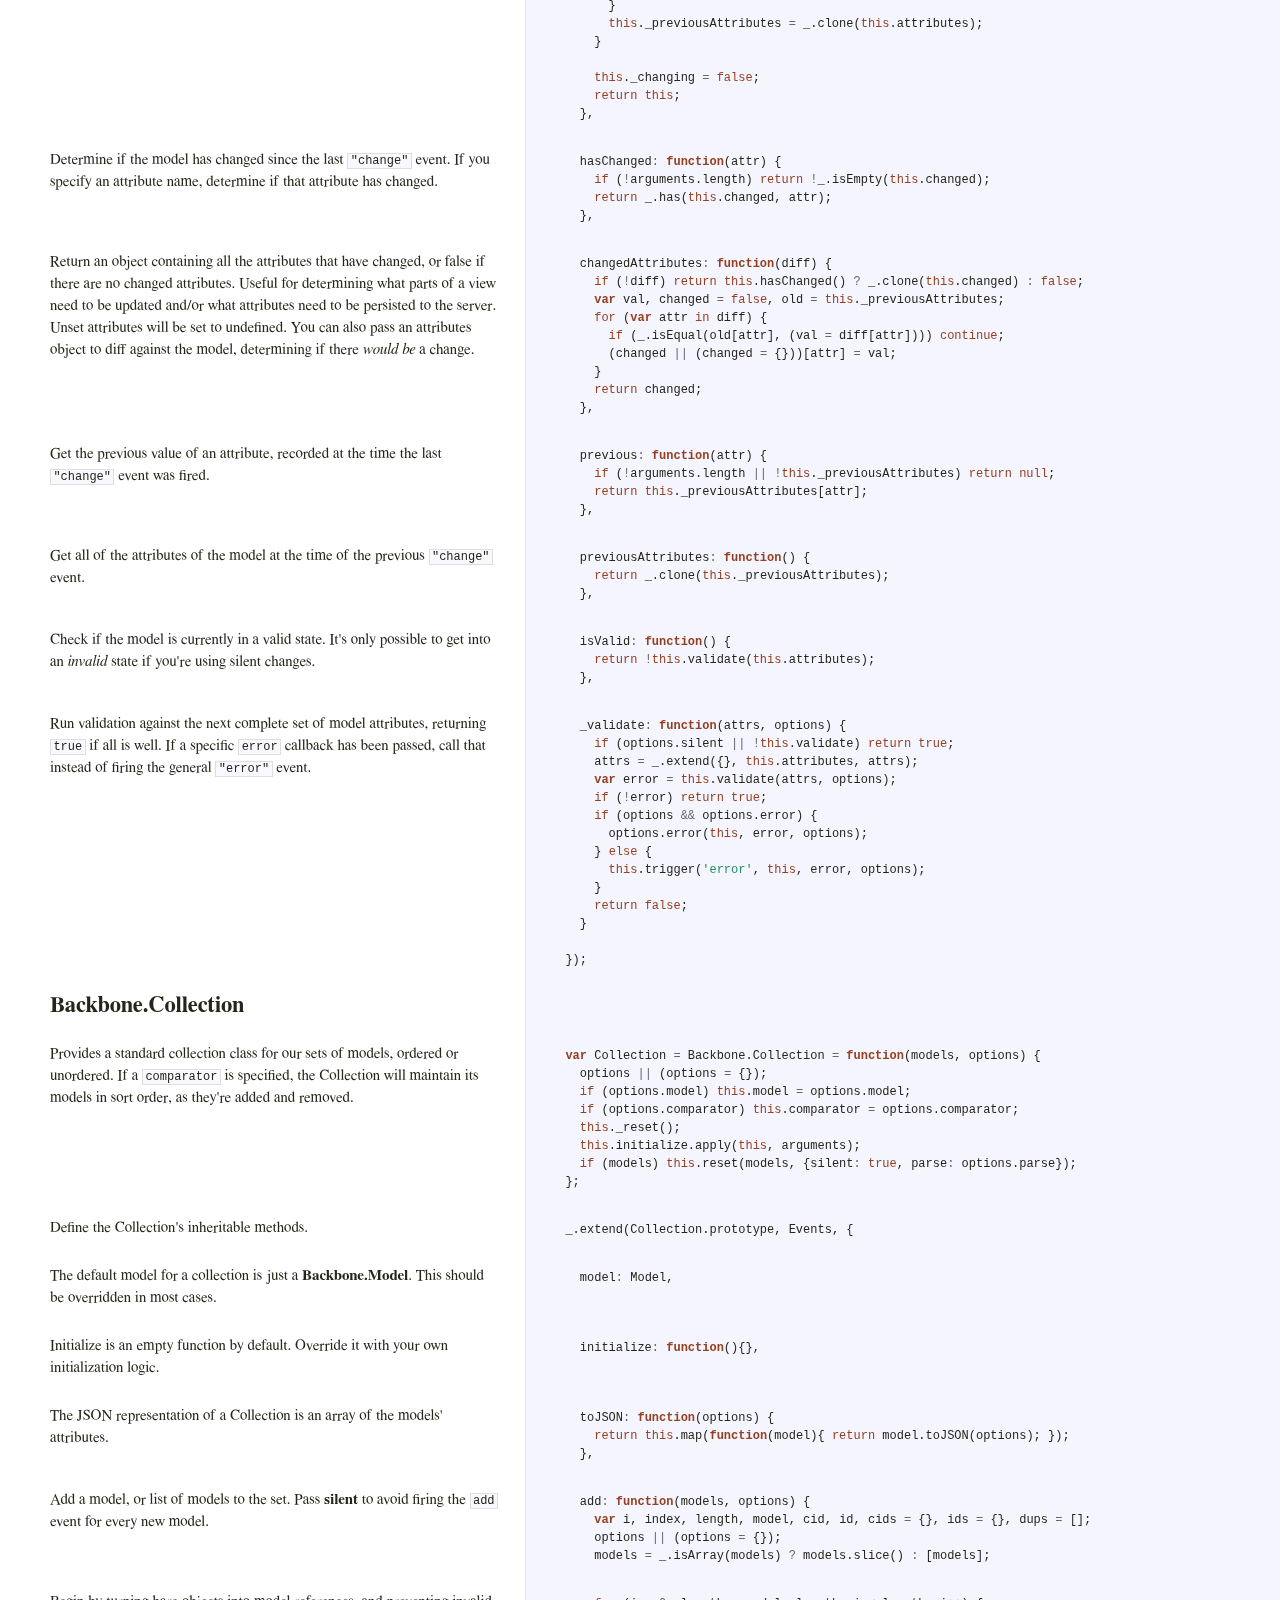
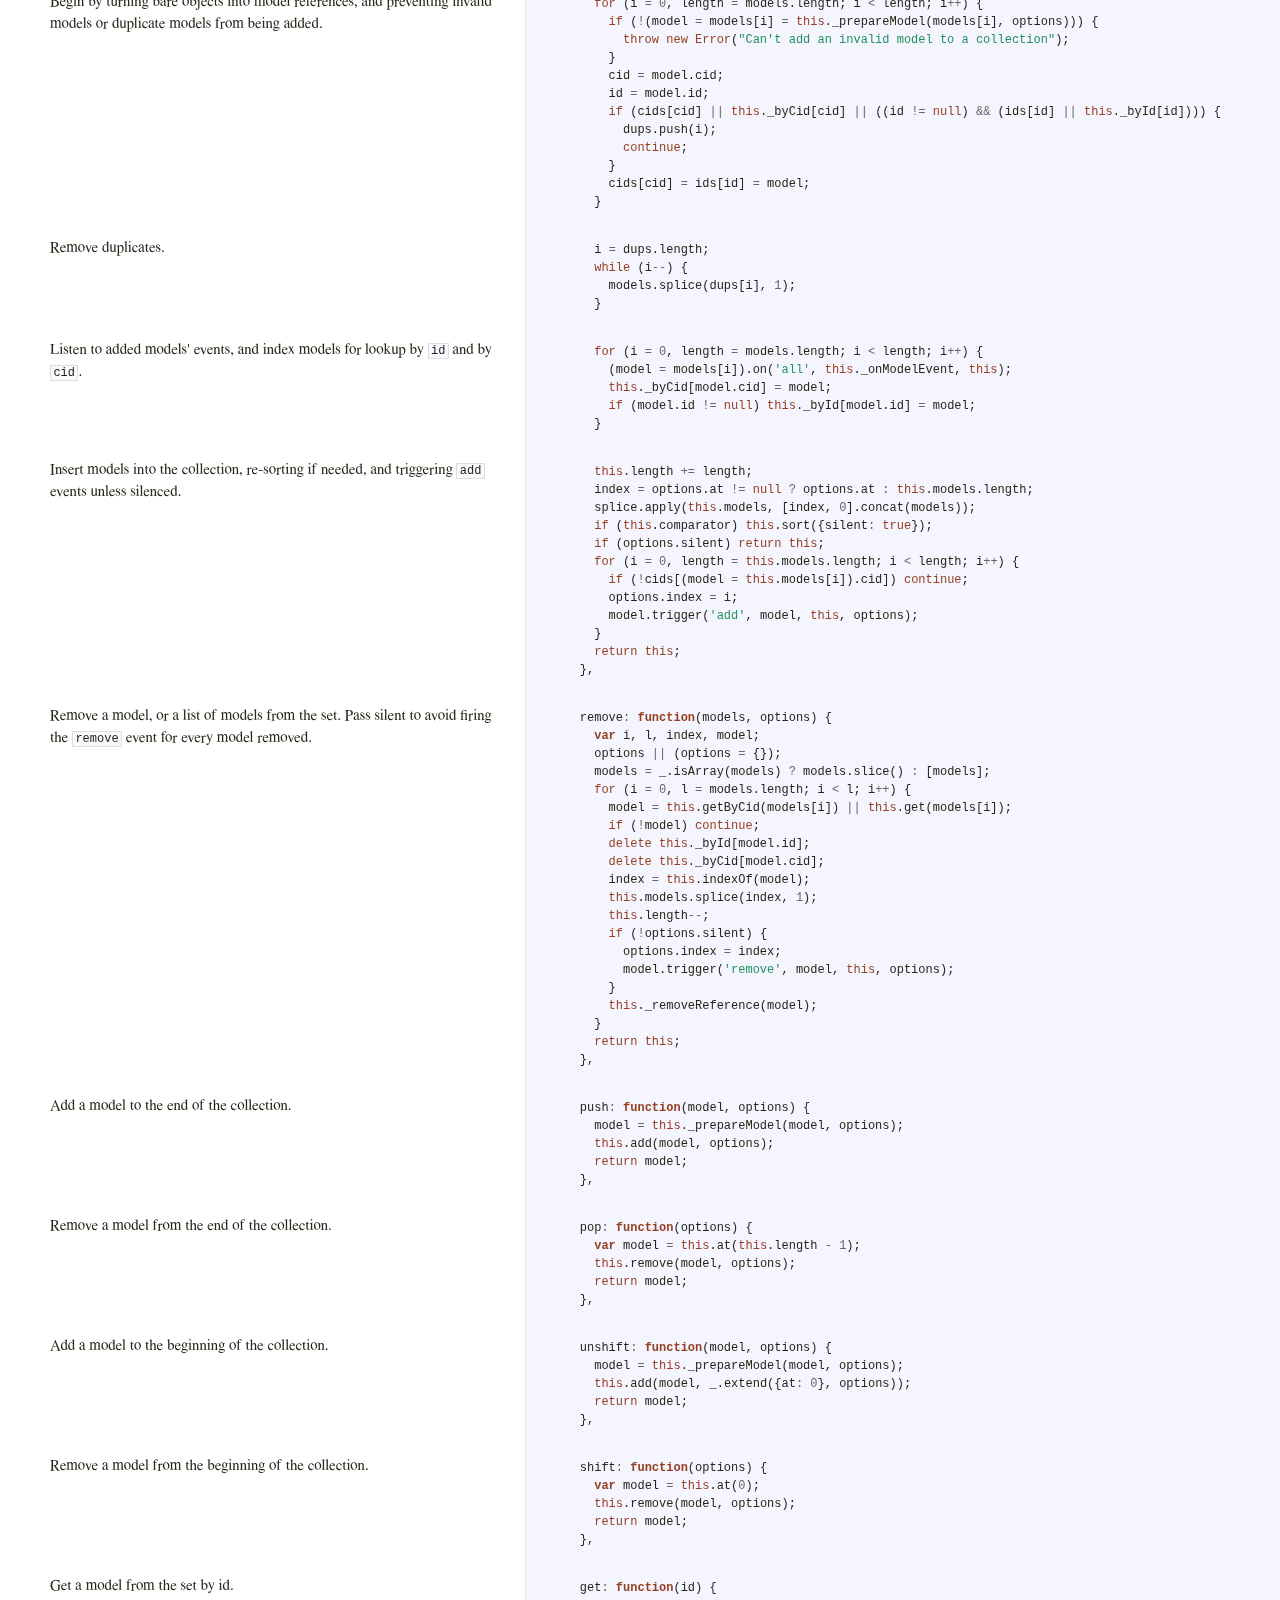
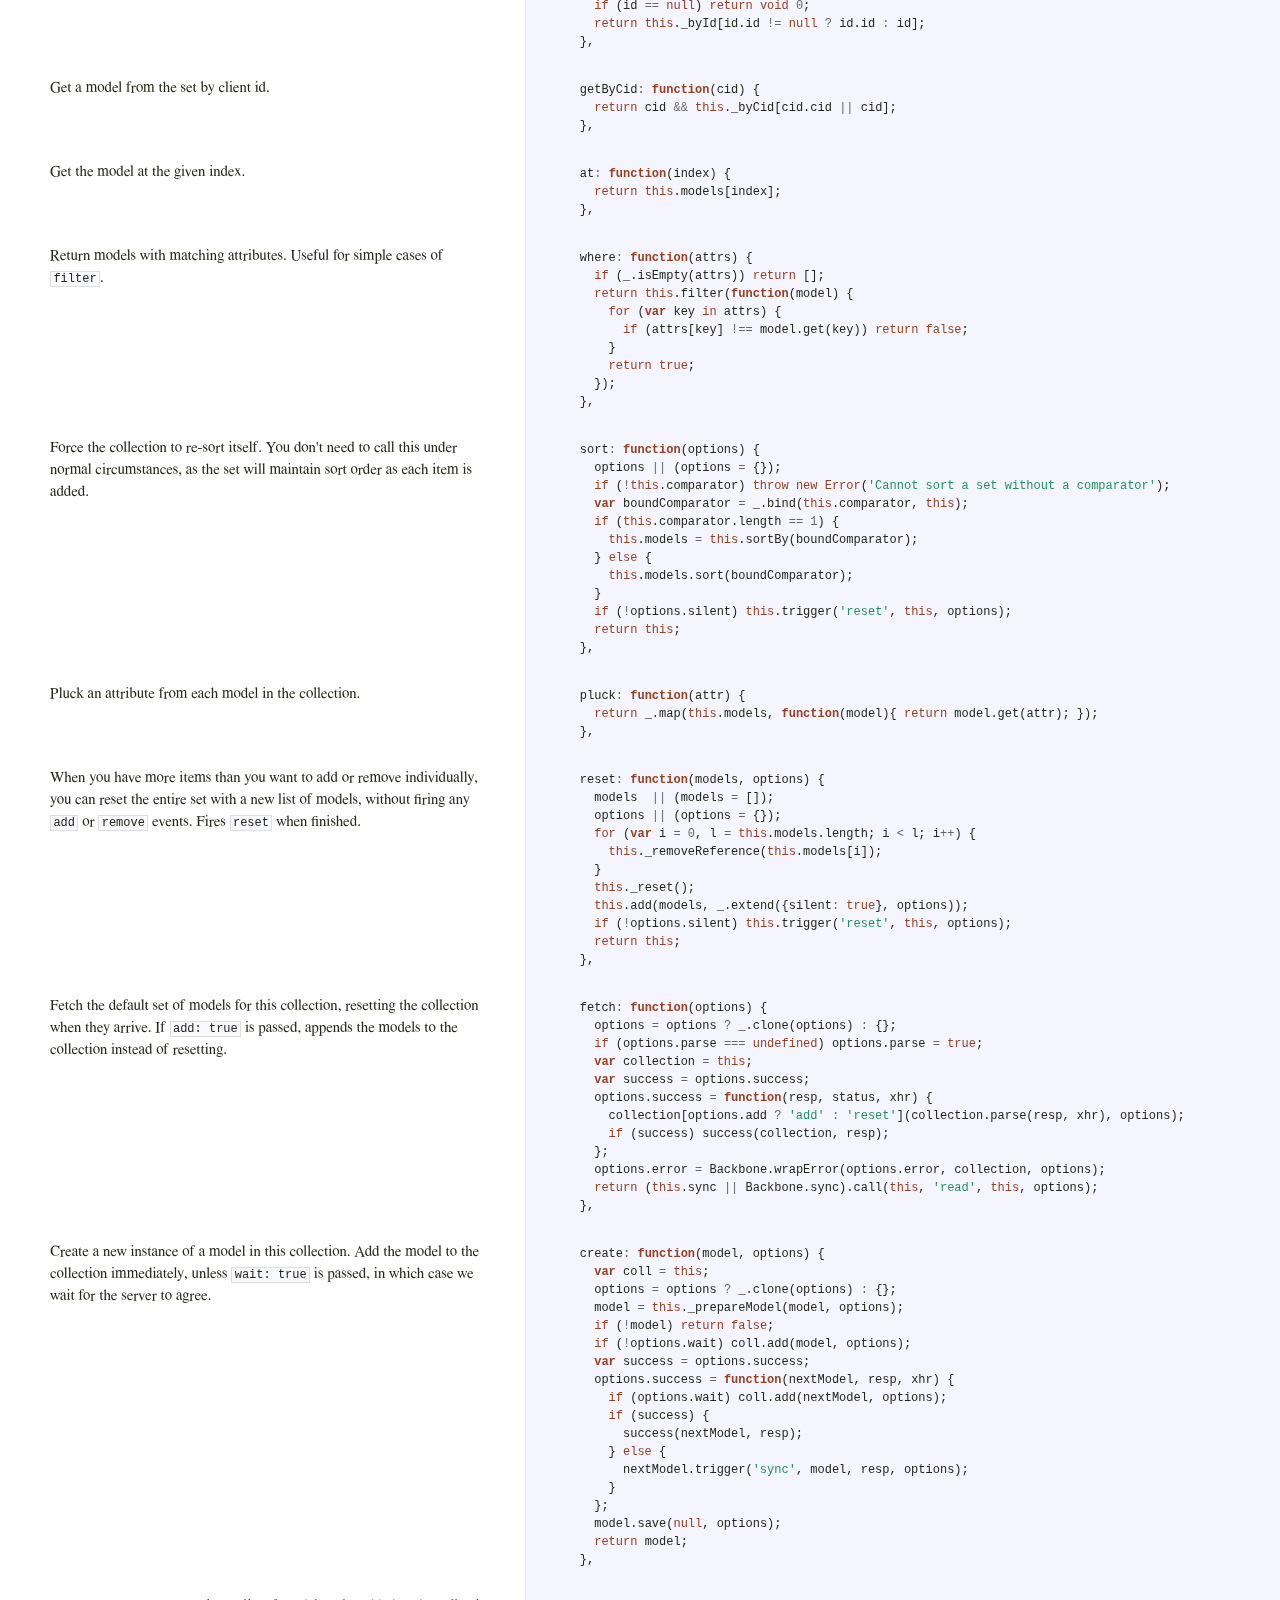
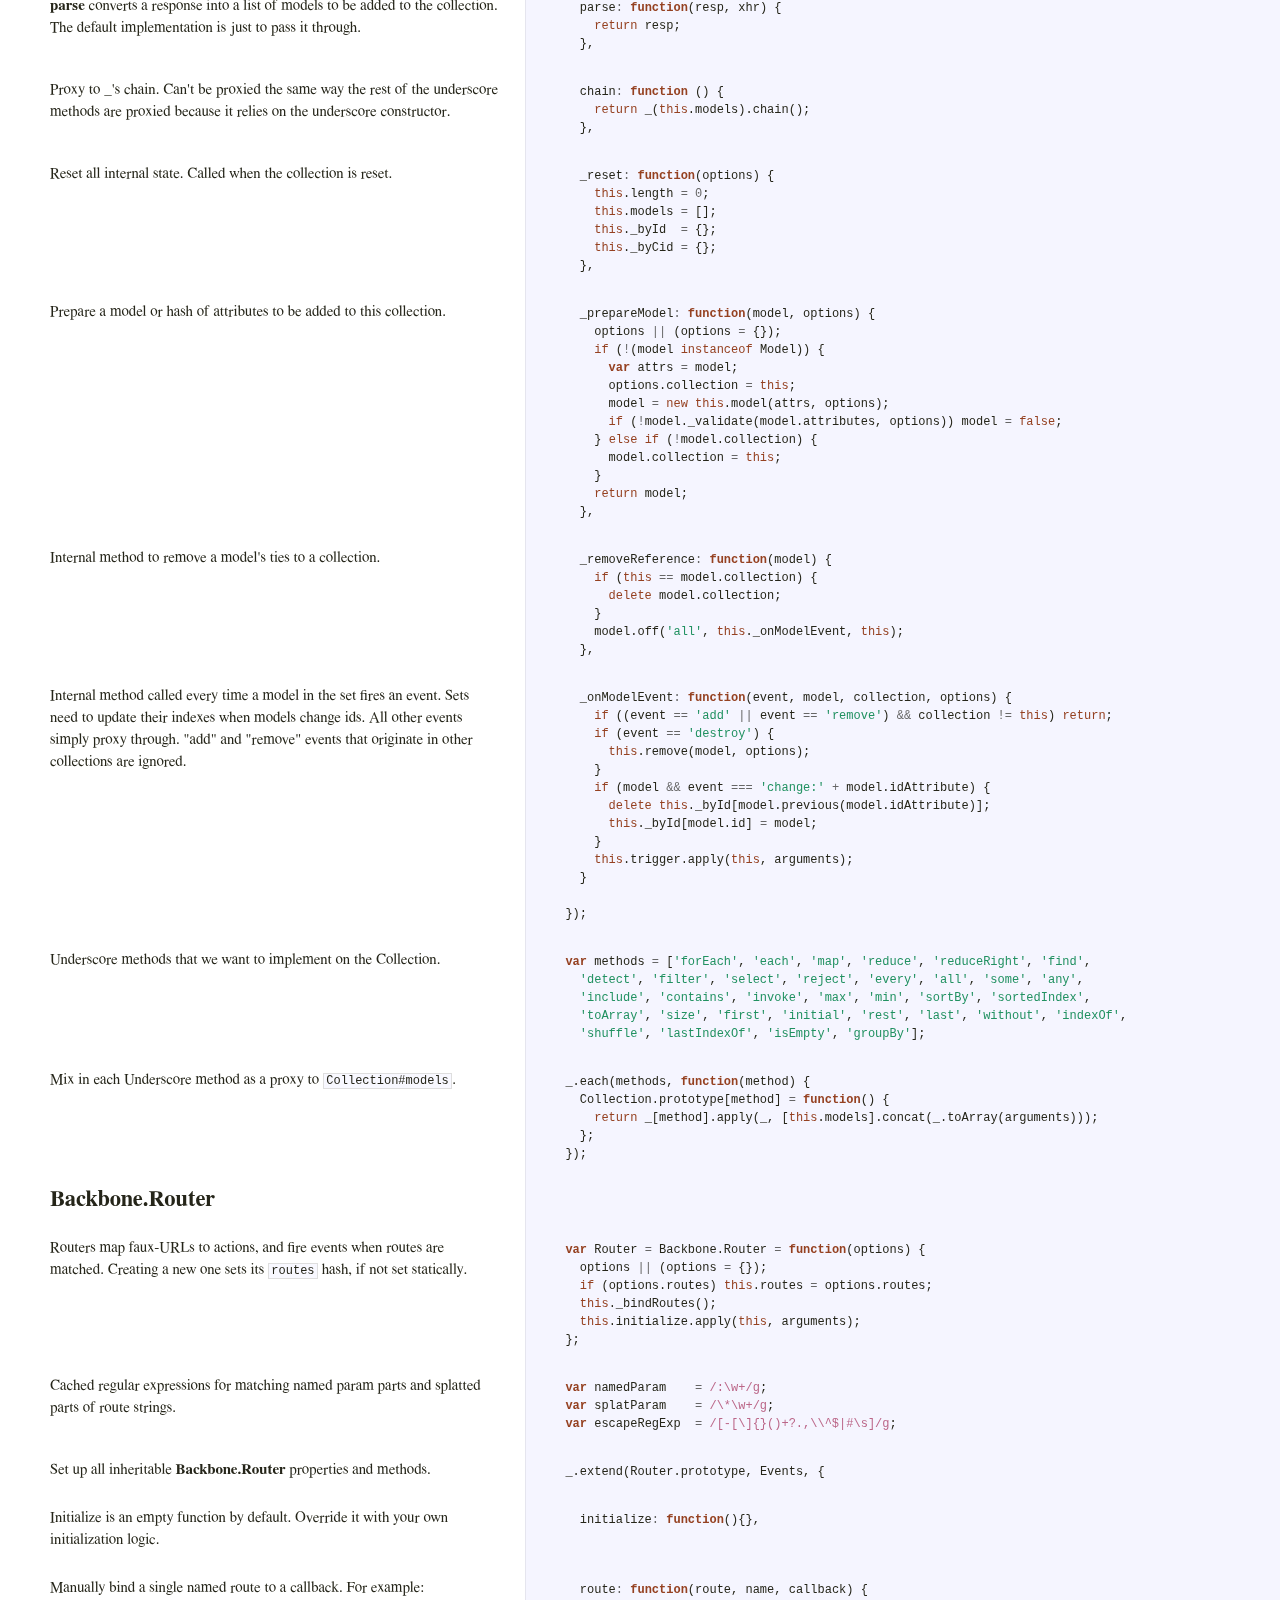
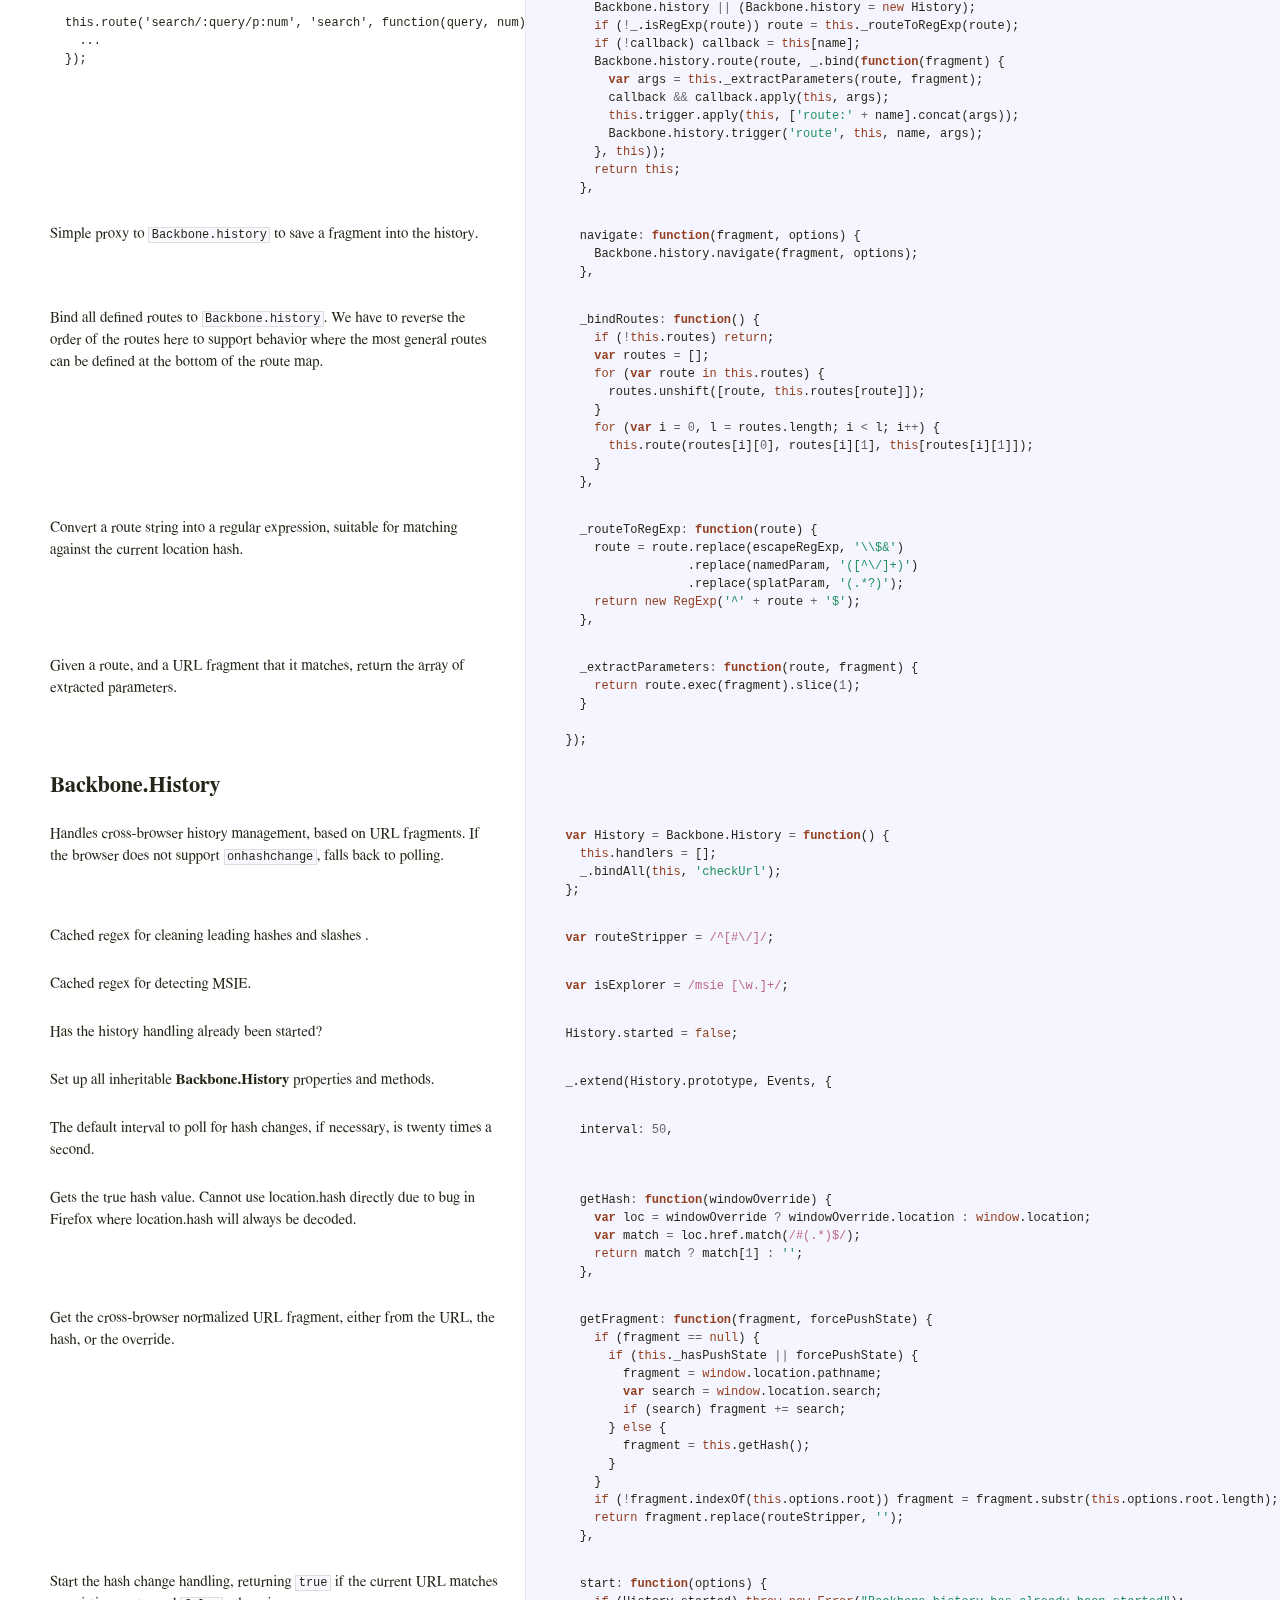
<file: components/backbone/docs/backbone.html>
<!DOCTYPE html>  <html> <head>   <title>backbone.js</title>   <meta http-equiv="content-type" content="text/html; charset=UTF-8">   <link rel="stylesheet" media="all" href="docco.css" /> </head> <body>   <div id="container">     <div id="background"></div>          <table cellpadding="0" cellspacing="0">       <thead>         <tr>           <th class="docs">             <h1>               backbone.js             </h1>           </th>           <th class="code">           </th>         </tr>       </thead>       <tbody>                               <tr id="section-1">             <td class="docs">               <div class="pilwrap">                 <a class="pilcrow" href="#section-1">&#182;</a>               </div>               <pre><code>Backbone.js 0.9.2
</code></pre>             </td>             <td class="code">               <div class="highlight"><pre></pre></div>             </td>           </tr>                               <tr id="section-2">             <td class="docs">               <div class="pilwrap">                 <a class="pilcrow" href="#section-2">&#182;</a>               </div>               <pre><code>(c) 2010-2012 Jeremy Ashkenas, DocumentCloud Inc.
Backbone may be freely distributed under the MIT license.
For all details and documentation:
http://backbonejs.org
</code></pre>             </td>             <td class="code">               <div class="highlight"><pre><span class="p">(</span><span class="kd">function</span><span class="p">(){</span></pre></div>             </td>           </tr>                               <tr id="section-3">             <td class="docs">               <div class="pilwrap">                 <a class="pilcrow" href="#section-3">&#182;</a>               </div>               <h2>Initial Setup</h2>             </td>             <td class="code">               <div class="highlight"><pre></pre></div>             </td>           </tr>                               <tr id="section-4">             <td class="docs">               <div class="pilwrap">                 <a class="pilcrow" href="#section-4">&#182;</a>               </div>               <p>Save a reference to the global object (<code>window</code> in the browser, <code>global</code>
on the server).</p>             </td>             <td class="code">               <div class="highlight"><pre>  <span class="kd">var</span> <span class="nx">root</span> <span class="o">=</span> <span class="k">this</span><span class="p">;</span></pre></div>             </td>           </tr>                               <tr id="section-5">             <td class="docs">               <div class="pilwrap">                 <a class="pilcrow" href="#section-5">&#182;</a>               </div>               <p>Save the previous value of the <code>Backbone</code> variable, so that it can be
restored later on, if <code>noConflict</code> is used.</p>             </td>             <td class="code">               <div class="highlight"><pre>  <span class="kd">var</span> <span class="nx">previousBackbone</span> <span class="o">=</span> <span class="nx">root</span><span class="p">.</span><span class="nx">Backbone</span><span class="p">;</span></pre></div>             </td>           </tr>                               <tr id="section-6">             <td class="docs">               <div class="pilwrap">                 <a class="pilcrow" href="#section-6">&#182;</a>               </div>               <p>Create a local reference to slice/splice.</p>             </td>             <td class="code">               <div class="highlight"><pre>  <span class="kd">var</span> <span class="nx">slice</span> <span class="o">=</span> <span class="nb">Array</span><span class="p">.</span><span class="nx">prototype</span><span class="p">.</span><span class="nx">slice</span><span class="p">;</span>
  <span class="kd">var</span> <span class="nx">splice</span> <span class="o">=</span> <span class="nb">Array</span><span class="p">.</span><span class="nx">prototype</span><span class="p">.</span><span class="nx">splice</span><span class="p">;</span></pre></div>             </td>           </tr>                               <tr id="section-7">             <td class="docs">               <div class="pilwrap">                 <a class="pilcrow" href="#section-7">&#182;</a>               </div>               <p>The top-level namespace. All public Backbone classes and modules will
be attached to this. Exported for both CommonJS and the browser.</p>             </td>             <td class="code">               <div class="highlight"><pre>  <span class="kd">var</span> <span class="nx">Backbone</span><span class="p">;</span>
  <span class="k">if</span> <span class="p">(</span><span class="k">typeof</span> <span class="nx">exports</span> <span class="o">!==</span> <span class="s1">&#39;undefined&#39;</span><span class="p">)</span> <span class="p">{</span>
    <span class="nx">Backbone</span> <span class="o">=</span> <span class="nx">exports</span><span class="p">;</span>
  <span class="p">}</span> <span class="k">else</span> <span class="p">{</span>
    <span class="nx">Backbone</span> <span class="o">=</span> <span class="nx">root</span><span class="p">.</span><span class="nx">Backbone</span> <span class="o">=</span> <span class="p">{};</span>
  <span class="p">}</span></pre></div>             </td>           </tr>                               <tr id="section-8">             <td class="docs">               <div class="pilwrap">                 <a class="pilcrow" href="#section-8">&#182;</a>               </div>               <p>Current version of the library. Keep in sync with <code>package.json</code>.</p>             </td>             <td class="code">               <div class="highlight"><pre>  <span class="nx">Backbone</span><span class="p">.</span><span class="nx">VERSION</span> <span class="o">=</span> <span class="s1">&#39;0.9.2&#39;</span><span class="p">;</span></pre></div>             </td>           </tr>                               <tr id="section-9">             <td class="docs">               <div class="pilwrap">                 <a class="pilcrow" href="#section-9">&#182;</a>               </div>               <p>Require Underscore, if we're on the server, and it's not already present.</p>             </td>             <td class="code">               <div class="highlight"><pre>  <span class="kd">var</span> <span class="nx">_</span> <span class="o">=</span> <span class="nx">root</span><span class="p">.</span><span class="nx">_</span><span class="p">;</span>
  <span class="k">if</span> <span class="p">(</span><span class="o">!</span><span class="nx">_</span> <span class="o">&amp;&amp;</span> <span class="p">(</span><span class="k">typeof</span> <span class="nx">require</span> <span class="o">!==</span> <span class="s1">&#39;undefined&#39;</span><span class="p">))</span> <span class="nx">_</span> <span class="o">=</span> <span class="nx">require</span><span class="p">(</span><span class="s1">&#39;underscore&#39;</span><span class="p">);</span></pre></div>             </td>           </tr>                               <tr id="section-10">             <td class="docs">               <div class="pilwrap">                 <a class="pilcrow" href="#section-10">&#182;</a>               </div>               <p>For Backbone's purposes, jQuery, Zepto, or Ender owns the <code>$</code> variable.</p>             </td>             <td class="code">               <div class="highlight"><pre>  <span class="kd">var</span> <span class="nx">$</span> <span class="o">=</span> <span class="nx">root</span><span class="p">.</span><span class="nx">jQuery</span> <span class="o">||</span> <span class="nx">root</span><span class="p">.</span><span class="nx">Zepto</span> <span class="o">||</span> <span class="nx">root</span><span class="p">.</span><span class="nx">ender</span><span class="p">;</span></pre></div>             </td>           </tr>                               <tr id="section-11">             <td class="docs">               <div class="pilwrap">                 <a class="pilcrow" href="#section-11">&#182;</a>               </div>               <p>Set the JavaScript library that will be used for DOM manipulation and
Ajax calls (a.k.a. the <code>$</code> variable). By default Backbone will use: jQuery,
Zepto, or Ender; but the <code>setDomLibrary()</code> method lets you inject an
alternate JavaScript library (or a mock library for testing your views
outside of a browser).</p>             </td>             <td class="code">               <div class="highlight"><pre>  <span class="nx">Backbone</span><span class="p">.</span><span class="nx">setDomLibrary</span> <span class="o">=</span> <span class="kd">function</span><span class="p">(</span><span class="nx">lib</span><span class="p">)</span> <span class="p">{</span>
    <span class="nx">$</span> <span class="o">=</span> <span class="nx">lib</span><span class="p">;</span>
  <span class="p">};</span></pre></div>             </td>           </tr>                               <tr id="section-12">             <td class="docs">               <div class="pilwrap">                 <a class="pilcrow" href="#section-12">&#182;</a>               </div>               <p>Runs Backbone.js in <em>noConflict</em> mode, returning the <code>Backbone</code> variable
to its previous owner. Returns a reference to this Backbone object.</p>             </td>             <td class="code">               <div class="highlight"><pre>  <span class="nx">Backbone</span><span class="p">.</span><span class="nx">noConflict</span> <span class="o">=</span> <span class="kd">function</span><span class="p">()</span> <span class="p">{</span>
    <span class="nx">root</span><span class="p">.</span><span class="nx">Backbone</span> <span class="o">=</span> <span class="nx">previousBackbone</span><span class="p">;</span>
    <span class="k">return</span> <span class="k">this</span><span class="p">;</span>
  <span class="p">};</span></pre></div>             </td>           </tr>                               <tr id="section-13">             <td class="docs">               <div class="pilwrap">                 <a class="pilcrow" href="#section-13">&#182;</a>               </div>               <p>Turn on <code>emulateHTTP</code> to support legacy HTTP servers. Setting this option
will fake <code>"PUT"</code> and <code>"DELETE"</code> requests via the <code>_method</code> parameter and
set a <code>X-Http-Method-Override</code> header.</p>             </td>             <td class="code">               <div class="highlight"><pre>  <span class="nx">Backbone</span><span class="p">.</span><span class="nx">emulateHTTP</span> <span class="o">=</span> <span class="kc">false</span><span class="p">;</span></pre></div>             </td>           </tr>                               <tr id="section-14">             <td class="docs">               <div class="pilwrap">                 <a class="pilcrow" href="#section-14">&#182;</a>               </div>               <p>Turn on <code>emulateJSON</code> to support legacy servers that can't deal with direct
<code>application/json</code> requests ... will encode the body as
<code>application/x-www-form-urlencoded</code> instead and will send the model in a
form param named <code>model</code>.</p>             </td>             <td class="code">               <div class="highlight"><pre>  <span class="nx">Backbone</span><span class="p">.</span><span class="nx">emulateJSON</span> <span class="o">=</span> <span class="kc">false</span><span class="p">;</span></pre></div>             </td>           </tr>                               <tr id="section-15">             <td class="docs">               <div class="pilwrap">                 <a class="pilcrow" href="#section-15">&#182;</a>               </div>               <h2>Backbone.Events</h2>             </td>             <td class="code">               <div class="highlight"><pre></pre></div>             </td>           </tr>                               <tr id="section-16">             <td class="docs">               <div class="pilwrap">                 <a class="pilcrow" href="#section-16">&#182;</a>               </div>               <p>Regular expression used to split event strings</p>             </td>             <td class="code">               <div class="highlight"><pre>  <span class="kd">var</span> <span class="nx">eventSplitter</span> <span class="o">=</span> <span class="sr">/\s+/</span><span class="p">;</span></pre></div>             </td>           </tr>                               <tr id="section-17">             <td class="docs">               <div class="pilwrap">                 <a class="pilcrow" href="#section-17">&#182;</a>               </div>               <p>A module that can be mixed in to <em>any object</em> in order to provide it with
custom events. You may bind with <code>on</code> or remove with <code>off</code> callback functions
to an event; trigger`-ing an event fires all callbacks in succession.</p>

<pre><code>var object = {};
_.extend(object, Backbone.Events);
object.on('expand', function(){ alert('expanded'); });
object.trigger('expand');
</code></pre>             </td>             <td class="code">               <div class="highlight"><pre>  <span class="kd">var</span> <span class="nx">Events</span> <span class="o">=</span> <span class="nx">Backbone</span><span class="p">.</span><span class="nx">Events</span> <span class="o">=</span> <span class="p">{</span></pre></div>             </td>           </tr>                               <tr id="section-18">             <td class="docs">               <div class="pilwrap">                 <a class="pilcrow" href="#section-18">&#182;</a>               </div>               <p>Bind one or more space separated events, <code>events</code>, to a <code>callback</code>
function. Passing <code>"all"</code> will bind the callback to all events fired.</p>             </td>             <td class="code">               <div class="highlight"><pre>    <span class="nx">on</span><span class="o">:</span> <span class="kd">function</span><span class="p">(</span><span class="nx">events</span><span class="p">,</span> <span class="nx">callback</span><span class="p">,</span> <span class="nx">context</span><span class="p">)</span> <span class="p">{</span>

      <span class="kd">var</span> <span class="nx">calls</span><span class="p">,</span> <span class="nx">event</span><span class="p">,</span> <span class="nx">node</span><span class="p">,</span> <span class="nx">tail</span><span class="p">,</span> <span class="nx">list</span><span class="p">;</span>
      <span class="k">if</span> <span class="p">(</span><span class="o">!</span><span class="nx">callback</span><span class="p">)</span> <span class="k">return</span> <span class="k">this</span><span class="p">;</span>
      <span class="nx">events</span> <span class="o">=</span> <span class="nx">events</span><span class="p">.</span><span class="nx">split</span><span class="p">(</span><span class="nx">eventSplitter</span><span class="p">);</span>
      <span class="nx">calls</span> <span class="o">=</span> <span class="k">this</span><span class="p">.</span><span class="nx">_callbacks</span> <span class="o">||</span> <span class="p">(</span><span class="k">this</span><span class="p">.</span><span class="nx">_callbacks</span> <span class="o">=</span> <span class="p">{});</span></pre></div>             </td>           </tr>                               <tr id="section-19">             <td class="docs">               <div class="pilwrap">                 <a class="pilcrow" href="#section-19">&#182;</a>               </div>               <p>Create an immutable callback list, allowing traversal during
modification.  The tail is an empty object that will always be used
as the next node.</p>             </td>             <td class="code">               <div class="highlight"><pre>      <span class="k">while</span> <span class="p">(</span><span class="nx">event</span> <span class="o">=</span> <span class="nx">events</span><span class="p">.</span><span class="nx">shift</span><span class="p">())</span> <span class="p">{</span>
        <span class="nx">list</span> <span class="o">=</span> <span class="nx">calls</span><span class="p">[</span><span class="nx">event</span><span class="p">];</span>
        <span class="nx">node</span> <span class="o">=</span> <span class="nx">list</span> <span class="o">?</span> <span class="nx">list</span><span class="p">.</span><span class="nx">tail</span> <span class="o">:</span> <span class="p">{};</span>
        <span class="nx">node</span><span class="p">.</span><span class="nx">next</span> <span class="o">=</span> <span class="nx">tail</span> <span class="o">=</span> <span class="p">{};</span>
        <span class="nx">node</span><span class="p">.</span><span class="nx">context</span> <span class="o">=</span> <span class="nx">context</span><span class="p">;</span>
        <span class="nx">node</span><span class="p">.</span><span class="nx">callback</span> <span class="o">=</span> <span class="nx">callback</span><span class="p">;</span>
        <span class="nx">calls</span><span class="p">[</span><span class="nx">event</span><span class="p">]</span> <span class="o">=</span> <span class="p">{</span><span class="nx">tail</span><span class="o">:</span> <span class="nx">tail</span><span class="p">,</span> <span class="nx">next</span><span class="o">:</span> <span class="nx">list</span> <span class="o">?</span> <span class="nx">list</span><span class="p">.</span><span class="nx">next</span> <span class="o">:</span> <span class="nx">node</span><span class="p">};</span>
      <span class="p">}</span>

      <span class="k">return</span> <span class="k">this</span><span class="p">;</span>
    <span class="p">},</span></pre></div>             </td>           </tr>                               <tr id="section-20">             <td class="docs">               <div class="pilwrap">                 <a class="pilcrow" href="#section-20">&#182;</a>               </div>               <p>Remove one or many callbacks. If <code>context</code> is null, removes all callbacks
with that function. If <code>callback</code> is null, removes all callbacks for the
event. If <code>events</code> is null, removes all bound callbacks for all events.</p>             </td>             <td class="code">               <div class="highlight"><pre>    <span class="nx">off</span><span class="o">:</span> <span class="kd">function</span><span class="p">(</span><span class="nx">events</span><span class="p">,</span> <span class="nx">callback</span><span class="p">,</span> <span class="nx">context</span><span class="p">)</span> <span class="p">{</span>
      <span class="kd">var</span> <span class="nx">event</span><span class="p">,</span> <span class="nx">calls</span><span class="p">,</span> <span class="nx">node</span><span class="p">,</span> <span class="nx">tail</span><span class="p">,</span> <span class="nx">cb</span><span class="p">,</span> <span class="nx">ctx</span><span class="p">;</span></pre></div>             </td>           </tr>                               <tr id="section-21">             <td class="docs">               <div class="pilwrap">                 <a class="pilcrow" href="#section-21">&#182;</a>               </div>               <p>No events, or removing <em>all</em> events.</p>             </td>             <td class="code">               <div class="highlight"><pre>      <span class="k">if</span> <span class="p">(</span><span class="o">!</span><span class="p">(</span><span class="nx">calls</span> <span class="o">=</span> <span class="k">this</span><span class="p">.</span><span class="nx">_callbacks</span><span class="p">))</span> <span class="k">return</span><span class="p">;</span>
      <span class="k">if</span> <span class="p">(</span><span class="o">!</span><span class="p">(</span><span class="nx">events</span> <span class="o">||</span> <span class="nx">callback</span> <span class="o">||</span> <span class="nx">context</span><span class="p">))</span> <span class="p">{</span>
        <span class="k">delete</span> <span class="k">this</span><span class="p">.</span><span class="nx">_callbacks</span><span class="p">;</span>
        <span class="k">return</span> <span class="k">this</span><span class="p">;</span>
      <span class="p">}</span></pre></div>             </td>           </tr>                               <tr id="section-22">             <td class="docs">               <div class="pilwrap">                 <a class="pilcrow" href="#section-22">&#182;</a>               </div>               <p>Loop through the listed events and contexts, splicing them out of the
linked list of callbacks if appropriate.</p>             </td>             <td class="code">               <div class="highlight"><pre>      <span class="nx">events</span> <span class="o">=</span> <span class="nx">events</span> <span class="o">?</span> <span class="nx">events</span><span class="p">.</span><span class="nx">split</span><span class="p">(</span><span class="nx">eventSplitter</span><span class="p">)</span> <span class="o">:</span> <span class="nx">_</span><span class="p">.</span><span class="nx">keys</span><span class="p">(</span><span class="nx">calls</span><span class="p">);</span>
      <span class="k">while</span> <span class="p">(</span><span class="nx">event</span> <span class="o">=</span> <span class="nx">events</span><span class="p">.</span><span class="nx">shift</span><span class="p">())</span> <span class="p">{</span>
        <span class="nx">node</span> <span class="o">=</span> <span class="nx">calls</span><span class="p">[</span><span class="nx">event</span><span class="p">];</span>
        <span class="k">delete</span> <span class="nx">calls</span><span class="p">[</span><span class="nx">event</span><span class="p">];</span>
        <span class="k">if</span> <span class="p">(</span><span class="o">!</span><span class="nx">node</span> <span class="o">||</span> <span class="o">!</span><span class="p">(</span><span class="nx">callback</span> <span class="o">||</span> <span class="nx">context</span><span class="p">))</span> <span class="k">continue</span><span class="p">;</span></pre></div>             </td>           </tr>                               <tr id="section-23">             <td class="docs">               <div class="pilwrap">                 <a class="pilcrow" href="#section-23">&#182;</a>               </div>               <p>Create a new list, omitting the indicated callbacks.</p>             </td>             <td class="code">               <div class="highlight"><pre>        <span class="nx">tail</span> <span class="o">=</span> <span class="nx">node</span><span class="p">.</span><span class="nx">tail</span><span class="p">;</span>
        <span class="k">while</span> <span class="p">((</span><span class="nx">node</span> <span class="o">=</span> <span class="nx">node</span><span class="p">.</span><span class="nx">next</span><span class="p">)</span> <span class="o">!==</span> <span class="nx">tail</span><span class="p">)</span> <span class="p">{</span>
          <span class="nx">cb</span> <span class="o">=</span> <span class="nx">node</span><span class="p">.</span><span class="nx">callback</span><span class="p">;</span>
          <span class="nx">ctx</span> <span class="o">=</span> <span class="nx">node</span><span class="p">.</span><span class="nx">context</span><span class="p">;</span>
          <span class="k">if</span> <span class="p">((</span><span class="nx">callback</span> <span class="o">&amp;&amp;</span> <span class="nx">cb</span> <span class="o">!==</span> <span class="nx">callback</span><span class="p">)</span> <span class="o">||</span> <span class="p">(</span><span class="nx">context</span> <span class="o">&amp;&amp;</span> <span class="nx">ctx</span> <span class="o">!==</span> <span class="nx">context</span><span class="p">))</span> <span class="p">{</span>
            <span class="k">this</span><span class="p">.</span><span class="nx">on</span><span class="p">(</span><span class="nx">event</span><span class="p">,</span> <span class="nx">cb</span><span class="p">,</span> <span class="nx">ctx</span><span class="p">);</span>
          <span class="p">}</span>
        <span class="p">}</span>
      <span class="p">}</span>

      <span class="k">return</span> <span class="k">this</span><span class="p">;</span>
    <span class="p">},</span></pre></div>             </td>           </tr>                               <tr id="section-24">             <td class="docs">               <div class="pilwrap">                 <a class="pilcrow" href="#section-24">&#182;</a>               </div>               <p>Trigger one or many events, firing all bound callbacks. Callbacks are
passed the same arguments as <code>trigger</code> is, apart from the event name
(unless you're listening on <code>"all"</code>, which will cause your callback to
receive the true name of the event as the first argument).</p>             </td>             <td class="code">               <div class="highlight"><pre>    <span class="nx">trigger</span><span class="o">:</span> <span class="kd">function</span><span class="p">(</span><span class="nx">events</span><span class="p">)</span> <span class="p">{</span>
      <span class="kd">var</span> <span class="nx">event</span><span class="p">,</span> <span class="nx">node</span><span class="p">,</span> <span class="nx">calls</span><span class="p">,</span> <span class="nx">tail</span><span class="p">,</span> <span class="nx">args</span><span class="p">,</span> <span class="nx">all</span><span class="p">,</span> <span class="nx">rest</span><span class="p">;</span>
      <span class="k">if</span> <span class="p">(</span><span class="o">!</span><span class="p">(</span><span class="nx">calls</span> <span class="o">=</span> <span class="k">this</span><span class="p">.</span><span class="nx">_callbacks</span><span class="p">))</span> <span class="k">return</span> <span class="k">this</span><span class="p">;</span>
      <span class="nx">all</span> <span class="o">=</span> <span class="nx">calls</span><span class="p">.</span><span class="nx">all</span><span class="p">;</span>
      <span class="nx">events</span> <span class="o">=</span> <span class="nx">events</span><span class="p">.</span><span class="nx">split</span><span class="p">(</span><span class="nx">eventSplitter</span><span class="p">);</span>
      <span class="nx">rest</span> <span class="o">=</span> <span class="nx">slice</span><span class="p">.</span><span class="nx">call</span><span class="p">(</span><span class="nx">arguments</span><span class="p">,</span> <span class="mi">1</span><span class="p">);</span></pre></div>             </td>           </tr>                               <tr id="section-25">             <td class="docs">               <div class="pilwrap">                 <a class="pilcrow" href="#section-25">&#182;</a>               </div>               <p>For each event, walk through the linked list of callbacks twice,
first to trigger the event, then to trigger any <code>"all"</code> callbacks.</p>             </td>             <td class="code">               <div class="highlight"><pre>      <span class="k">while</span> <span class="p">(</span><span class="nx">event</span> <span class="o">=</span> <span class="nx">events</span><span class="p">.</span><span class="nx">shift</span><span class="p">())</span> <span class="p">{</span>
        <span class="k">if</span> <span class="p">(</span><span class="nx">node</span> <span class="o">=</span> <span class="nx">calls</span><span class="p">[</span><span class="nx">event</span><span class="p">])</span> <span class="p">{</span>
          <span class="nx">tail</span> <span class="o">=</span> <span class="nx">node</span><span class="p">.</span><span class="nx">tail</span><span class="p">;</span>
          <span class="k">while</span> <span class="p">((</span><span class="nx">node</span> <span class="o">=</span> <span class="nx">node</span><span class="p">.</span><span class="nx">next</span><span class="p">)</span> <span class="o">!==</span> <span class="nx">tail</span><span class="p">)</span> <span class="p">{</span>
            <span class="nx">node</span><span class="p">.</span><span class="nx">callback</span><span class="p">.</span><span class="nx">apply</span><span class="p">(</span><span class="nx">node</span><span class="p">.</span><span class="nx">context</span> <span class="o">||</span> <span class="k">this</span><span class="p">,</span> <span class="nx">rest</span><span class="p">);</span>
          <span class="p">}</span>
        <span class="p">}</span>
        <span class="k">if</span> <span class="p">(</span><span class="nx">node</span> <span class="o">=</span> <span class="nx">all</span><span class="p">)</span> <span class="p">{</span>
          <span class="nx">tail</span> <span class="o">=</span> <span class="nx">node</span><span class="p">.</span><span class="nx">tail</span><span class="p">;</span>
          <span class="nx">args</span> <span class="o">=</span> <span class="p">[</span><span class="nx">event</span><span class="p">].</span><span class="nx">concat</span><span class="p">(</span><span class="nx">rest</span><span class="p">);</span>
          <span class="k">while</span> <span class="p">((</span><span class="nx">node</span> <span class="o">=</span> <span class="nx">node</span><span class="p">.</span><span class="nx">next</span><span class="p">)</span> <span class="o">!==</span> <span class="nx">tail</span><span class="p">)</span> <span class="p">{</span>
            <span class="nx">node</span><span class="p">.</span><span class="nx">callback</span><span class="p">.</span><span class="nx">apply</span><span class="p">(</span><span class="nx">node</span><span class="p">.</span><span class="nx">context</span> <span class="o">||</span> <span class="k">this</span><span class="p">,</span> <span class="nx">args</span><span class="p">);</span>
          <span class="p">}</span>
        <span class="p">}</span>
      <span class="p">}</span>

      <span class="k">return</span> <span class="k">this</span><span class="p">;</span>
    <span class="p">}</span>

  <span class="p">};</span></pre></div>             </td>           </tr>                               <tr id="section-26">             <td class="docs">               <div class="pilwrap">                 <a class="pilcrow" href="#section-26">&#182;</a>               </div>               <p>Aliases for backwards compatibility.</p>             </td>             <td class="code">               <div class="highlight"><pre>  <span class="nx">Events</span><span class="p">.</span><span class="nx">bind</span>   <span class="o">=</span> <span class="nx">Events</span><span class="p">.</span><span class="nx">on</span><span class="p">;</span>
  <span class="nx">Events</span><span class="p">.</span><span class="nx">unbind</span> <span class="o">=</span> <span class="nx">Events</span><span class="p">.</span><span class="nx">off</span><span class="p">;</span></pre></div>             </td>           </tr>                               <tr id="section-27">             <td class="docs">               <div class="pilwrap">                 <a class="pilcrow" href="#section-27">&#182;</a>               </div>               <h2>Backbone.Model</h2>             </td>             <td class="code">               <div class="highlight"><pre></pre></div>             </td>           </tr>                               <tr id="section-28">             <td class="docs">               <div class="pilwrap">                 <a class="pilcrow" href="#section-28">&#182;</a>               </div>               <p>Create a new model, with defined attributes. A client id (<code>cid</code>)
is automatically generated and assigned for you.</p>             </td>             <td class="code">               <div class="highlight"><pre>  <span class="kd">var</span> <span class="nx">Model</span> <span class="o">=</span> <span class="nx">Backbone</span><span class="p">.</span><span class="nx">Model</span> <span class="o">=</span> <span class="kd">function</span><span class="p">(</span><span class="nx">attributes</span><span class="p">,</span> <span class="nx">options</span><span class="p">)</span> <span class="p">{</span>
    <span class="kd">var</span> <span class="nx">defaults</span><span class="p">;</span>
    <span class="nx">attributes</span> <span class="o">||</span> <span class="p">(</span><span class="nx">attributes</span> <span class="o">=</span> <span class="p">{});</span>
    <span class="k">if</span> <span class="p">(</span><span class="nx">options</span> <span class="o">&amp;&amp;</span> <span class="nx">options</span><span class="p">.</span><span class="nx">parse</span><span class="p">)</span> <span class="nx">attributes</span> <span class="o">=</span> <span class="k">this</span><span class="p">.</span><span class="nx">parse</span><span class="p">(</span><span class="nx">attributes</span><span class="p">);</span>
    <span class="k">if</span> <span class="p">(</span><span class="nx">defaults</span> <span class="o">=</span> <span class="nx">getValue</span><span class="p">(</span><span class="k">this</span><span class="p">,</span> <span class="s1">&#39;defaults&#39;</span><span class="p">))</span> <span class="p">{</span>
      <span class="nx">attributes</span> <span class="o">=</span> <span class="nx">_</span><span class="p">.</span><span class="nx">extend</span><span class="p">({},</span> <span class="nx">defaults</span><span class="p">,</span> <span class="nx">attributes</span><span class="p">);</span>
    <span class="p">}</span>
    <span class="k">if</span> <span class="p">(</span><span class="nx">options</span> <span class="o">&amp;&amp;</span> <span class="nx">options</span><span class="p">.</span><span class="nx">collection</span><span class="p">)</span> <span class="k">this</span><span class="p">.</span><span class="nx">collection</span> <span class="o">=</span> <span class="nx">options</span><span class="p">.</span><span class="nx">collection</span><span class="p">;</span>
    <span class="k">this</span><span class="p">.</span><span class="nx">attributes</span> <span class="o">=</span> <span class="p">{};</span>
    <span class="k">this</span><span class="p">.</span><span class="nx">_escapedAttributes</span> <span class="o">=</span> <span class="p">{};</span>
    <span class="k">this</span><span class="p">.</span><span class="nx">cid</span> <span class="o">=</span> <span class="nx">_</span><span class="p">.</span><span class="nx">uniqueId</span><span class="p">(</span><span class="s1">&#39;c&#39;</span><span class="p">);</span>
    <span class="k">this</span><span class="p">.</span><span class="nx">changed</span> <span class="o">=</span> <span class="p">{};</span>
    <span class="k">this</span><span class="p">.</span><span class="nx">_silent</span> <span class="o">=</span> <span class="p">{};</span>
    <span class="k">this</span><span class="p">.</span><span class="nx">_pending</span> <span class="o">=</span> <span class="p">{};</span>
    <span class="k">this</span><span class="p">.</span><span class="nx">set</span><span class="p">(</span><span class="nx">attributes</span><span class="p">,</span> <span class="p">{</span><span class="nx">silent</span><span class="o">:</span> <span class="kc">true</span><span class="p">});</span></pre></div>             </td>           </tr>                               <tr id="section-29">             <td class="docs">               <div class="pilwrap">                 <a class="pilcrow" href="#section-29">&#182;</a>               </div>               <p>Reset change tracking.</p>             </td>             <td class="code">               <div class="highlight"><pre>    <span class="k">this</span><span class="p">.</span><span class="nx">changed</span> <span class="o">=</span> <span class="p">{};</span>
    <span class="k">this</span><span class="p">.</span><span class="nx">_silent</span> <span class="o">=</span> <span class="p">{};</span>
    <span class="k">this</span><span class="p">.</span><span class="nx">_pending</span> <span class="o">=</span> <span class="p">{};</span>
    <span class="k">this</span><span class="p">.</span><span class="nx">_previousAttributes</span> <span class="o">=</span> <span class="nx">_</span><span class="p">.</span><span class="nx">clone</span><span class="p">(</span><span class="k">this</span><span class="p">.</span><span class="nx">attributes</span><span class="p">);</span>
    <span class="k">this</span><span class="p">.</span><span class="nx">initialize</span><span class="p">.</span><span class="nx">apply</span><span class="p">(</span><span class="k">this</span><span class="p">,</span> <span class="nx">arguments</span><span class="p">);</span>
  <span class="p">};</span></pre></div>             </td>           </tr>                               <tr id="section-30">             <td class="docs">               <div class="pilwrap">                 <a class="pilcrow" href="#section-30">&#182;</a>               </div>               <p>Attach all inheritable methods to the Model prototype.</p>             </td>             <td class="code">               <div class="highlight"><pre>  <span class="nx">_</span><span class="p">.</span><span class="nx">extend</span><span class="p">(</span><span class="nx">Model</span><span class="p">.</span><span class="nx">prototype</span><span class="p">,</span> <span class="nx">Events</span><span class="p">,</span> <span class="p">{</span></pre></div>             </td>           </tr>                               <tr id="section-31">             <td class="docs">               <div class="pilwrap">                 <a class="pilcrow" href="#section-31">&#182;</a>               </div>               <p>A hash of attributes whose current and previous value differ.</p>             </td>             <td class="code">               <div class="highlight"><pre>    <span class="nx">changed</span><span class="o">:</span> <span class="kc">null</span><span class="p">,</span></pre></div>             </td>           </tr>                               <tr id="section-32">             <td class="docs">               <div class="pilwrap">                 <a class="pilcrow" href="#section-32">&#182;</a>               </div>               <p>A hash of attributes that have silently changed since the last time
<code>change</code> was called.  Will become pending attributes on the next call.</p>             </td>             <td class="code">               <div class="highlight"><pre>    <span class="nx">_silent</span><span class="o">:</span> <span class="kc">null</span><span class="p">,</span></pre></div>             </td>           </tr>                               <tr id="section-33">             <td class="docs">               <div class="pilwrap">                 <a class="pilcrow" href="#section-33">&#182;</a>               </div>               <p>A hash of attributes that have changed since the last <code>'change'</code> event
began.</p>             </td>             <td class="code">               <div class="highlight"><pre>    <span class="nx">_pending</span><span class="o">:</span> <span class="kc">null</span><span class="p">,</span></pre></div>             </td>           </tr>                               <tr id="section-34">             <td class="docs">               <div class="pilwrap">                 <a class="pilcrow" href="#section-34">&#182;</a>               </div>               <p>The default name for the JSON <code>id</code> attribute is <code>"id"</code>. MongoDB and
CouchDB users may want to set this to <code>"_id"</code>.</p>             </td>             <td class="code">               <div class="highlight"><pre>    <span class="nx">idAttribute</span><span class="o">:</span> <span class="s1">&#39;id&#39;</span><span class="p">,</span></pre></div>             </td>           </tr>                               <tr id="section-35">             <td class="docs">               <div class="pilwrap">                 <a class="pilcrow" href="#section-35">&#182;</a>               </div>               <p>Initialize is an empty function by default. Override it with your own
initialization logic.</p>             </td>             <td class="code">               <div class="highlight"><pre>    <span class="nx">initialize</span><span class="o">:</span> <span class="kd">function</span><span class="p">(){},</span></pre></div>             </td>           </tr>                               <tr id="section-36">             <td class="docs">               <div class="pilwrap">                 <a class="pilcrow" href="#section-36">&#182;</a>               </div>               <p>Return a copy of the model's <code>attributes</code> object.</p>             </td>             <td class="code">               <div class="highlight"><pre>    <span class="nx">toJSON</span><span class="o">:</span> <span class="kd">function</span><span class="p">(</span><span class="nx">options</span><span class="p">)</span> <span class="p">{</span>
      <span class="k">return</span> <span class="nx">_</span><span class="p">.</span><span class="nx">clone</span><span class="p">(</span><span class="k">this</span><span class="p">.</span><span class="nx">attributes</span><span class="p">);</span>
    <span class="p">},</span></pre></div>             </td>           </tr>                               <tr id="section-37">             <td class="docs">               <div class="pilwrap">                 <a class="pilcrow" href="#section-37">&#182;</a>               </div>               <p>Get the value of an attribute.</p>             </td>             <td class="code">               <div class="highlight"><pre>    <span class="nx">get</span><span class="o">:</span> <span class="kd">function</span><span class="p">(</span><span class="nx">attr</span><span class="p">)</span> <span class="p">{</span>
      <span class="k">return</span> <span class="k">this</span><span class="p">.</span><span class="nx">attributes</span><span class="p">[</span><span class="nx">attr</span><span class="p">];</span>
    <span class="p">},</span></pre></div>             </td>           </tr>                               <tr id="section-38">             <td class="docs">               <div class="pilwrap">                 <a class="pilcrow" href="#section-38">&#182;</a>               </div>               <p>Get the HTML-escaped value of an attribute.</p>             </td>             <td class="code">               <div class="highlight"><pre>    <span class="nx">escape</span><span class="o">:</span> <span class="kd">function</span><span class="p">(</span><span class="nx">attr</span><span class="p">)</span> <span class="p">{</span>
      <span class="kd">var</span> <span class="nx">html</span><span class="p">;</span>
      <span class="k">if</span> <span class="p">(</span><span class="nx">html</span> <span class="o">=</span> <span class="k">this</span><span class="p">.</span><span class="nx">_escapedAttributes</span><span class="p">[</span><span class="nx">attr</span><span class="p">])</span> <span class="k">return</span> <span class="nx">html</span><span class="p">;</span>
      <span class="kd">var</span> <span class="nx">val</span> <span class="o">=</span> <span class="k">this</span><span class="p">.</span><span class="nx">get</span><span class="p">(</span><span class="nx">attr</span><span class="p">);</span>
      <span class="k">return</span> <span class="k">this</span><span class="p">.</span><span class="nx">_escapedAttributes</span><span class="p">[</span><span class="nx">attr</span><span class="p">]</span> <span class="o">=</span> <span class="nx">_</span><span class="p">.</span><span class="nx">escape</span><span class="p">(</span><span class="nx">val</span> <span class="o">==</span> <span class="kc">null</span> <span class="o">?</span> <span class="s1">&#39;&#39;</span> <span class="o">:</span> <span class="s1">&#39;&#39;</span> <span class="o">+</span> <span class="nx">val</span><span class="p">);</span>
    <span class="p">},</span></pre></div>             </td>           </tr>                               <tr id="section-39">             <td class="docs">               <div class="pilwrap">                 <a class="pilcrow" href="#section-39">&#182;</a>               </div>               <p>Returns <code>true</code> if the attribute contains a value that is not null
or undefined.</p>             </td>             <td class="code">               <div class="highlight"><pre>    <span class="nx">has</span><span class="o">:</span> <span class="kd">function</span><span class="p">(</span><span class="nx">attr</span><span class="p">)</span> <span class="p">{</span>
      <span class="k">return</span> <span class="k">this</span><span class="p">.</span><span class="nx">get</span><span class="p">(</span><span class="nx">attr</span><span class="p">)</span> <span class="o">!=</span> <span class="kc">null</span><span class="p">;</span>
    <span class="p">},</span></pre></div>             </td>           </tr>                               <tr id="section-40">             <td class="docs">               <div class="pilwrap">                 <a class="pilcrow" href="#section-40">&#182;</a>               </div>               <p>Set a hash of model attributes on the object, firing <code>"change"</code> unless
you choose to silence it.</p>             </td>             <td class="code">               <div class="highlight"><pre>    <span class="nx">set</span><span class="o">:</span> <span class="kd">function</span><span class="p">(</span><span class="nx">key</span><span class="p">,</span> <span class="nx">value</span><span class="p">,</span> <span class="nx">options</span><span class="p">)</span> <span class="p">{</span>
      <span class="kd">var</span> <span class="nx">attrs</span><span class="p">,</span> <span class="nx">attr</span><span class="p">,</span> <span class="nx">val</span><span class="p">;</span></pre></div>             </td>           </tr>                               <tr id="section-41">             <td class="docs">               <div class="pilwrap">                 <a class="pilcrow" href="#section-41">&#182;</a>               </div>               <p>Handle both</p>             </td>             <td class="code">               <div class="highlight"><pre>      <span class="k">if</span> <span class="p">(</span><span class="nx">_</span><span class="p">.</span><span class="nx">isObject</span><span class="p">(</span><span class="nx">key</span><span class="p">)</span> <span class="o">||</span> <span class="nx">key</span> <span class="o">==</span> <span class="kc">null</span><span class="p">)</span> <span class="p">{</span>
        <span class="nx">attrs</span> <span class="o">=</span> <span class="nx">key</span><span class="p">;</span>
        <span class="nx">options</span> <span class="o">=</span> <span class="nx">value</span><span class="p">;</span>
      <span class="p">}</span> <span class="k">else</span> <span class="p">{</span>
        <span class="nx">attrs</span> <span class="o">=</span> <span class="p">{};</span>
        <span class="nx">attrs</span><span class="p">[</span><span class="nx">key</span><span class="p">]</span> <span class="o">=</span> <span class="nx">value</span><span class="p">;</span>
      <span class="p">}</span></pre></div>             </td>           </tr>                               <tr id="section-42">             <td class="docs">               <div class="pilwrap">                 <a class="pilcrow" href="#section-42">&#182;</a>               </div>               <p>Extract attributes and options.</p>             </td>             <td class="code">               <div class="highlight"><pre>      <span class="nx">options</span> <span class="o">||</span> <span class="p">(</span><span class="nx">options</span> <span class="o">=</span> <span class="p">{});</span>
      <span class="k">if</span> <span class="p">(</span><span class="o">!</span><span class="nx">attrs</span><span class="p">)</span> <span class="k">return</span> <span class="k">this</span><span class="p">;</span>
      <span class="k">if</span> <span class="p">(</span><span class="nx">attrs</span> <span class="k">instanceof</span> <span class="nx">Model</span><span class="p">)</span> <span class="nx">attrs</span> <span class="o">=</span> <span class="nx">attrs</span><span class="p">.</span><span class="nx">attributes</span><span class="p">;</span>
      <span class="k">if</span> <span class="p">(</span><span class="nx">options</span><span class="p">.</span><span class="nx">unset</span><span class="p">)</span> <span class="k">for</span> <span class="p">(</span><span class="nx">attr</span> <span class="k">in</span> <span class="nx">attrs</span><span class="p">)</span> <span class="nx">attrs</span><span class="p">[</span><span class="nx">attr</span><span class="p">]</span> <span class="o">=</span> <span class="k">void</span> <span class="mi">0</span><span class="p">;</span></pre></div>             </td>           </tr>                               <tr id="section-43">             <td class="docs">               <div class="pilwrap">                 <a class="pilcrow" href="#section-43">&#182;</a>               </div>               <p>Run validation.</p>             </td>             <td class="code">               <div class="highlight"><pre>      <span class="k">if</span> <span class="p">(</span><span class="o">!</span><span class="k">this</span><span class="p">.</span><span class="nx">_validate</span><span class="p">(</span><span class="nx">attrs</span><span class="p">,</span> <span class="nx">options</span><span class="p">))</span> <span class="k">return</span> <span class="kc">false</span><span class="p">;</span></pre></div>             </td>           </tr>                               <tr id="section-44">             <td class="docs">               <div class="pilwrap">                 <a class="pilcrow" href="#section-44">&#182;</a>               </div>               <p>Check for changes of <code>id</code>.</p>             </td>             <td class="code">               <div class="highlight"><pre>      <span class="k">if</span> <span class="p">(</span><span class="k">this</span><span class="p">.</span><span class="nx">idAttribute</span> <span class="k">in</span> <span class="nx">attrs</span><span class="p">)</span> <span class="k">this</span><span class="p">.</span><span class="nx">id</span> <span class="o">=</span> <span class="nx">attrs</span><span class="p">[</span><span class="k">this</span><span class="p">.</span><span class="nx">idAttribute</span><span class="p">];</span>

      <span class="kd">var</span> <span class="nx">changes</span> <span class="o">=</span> <span class="nx">options</span><span class="p">.</span><span class="nx">changes</span> <span class="o">=</span> <span class="p">{};</span>
      <span class="kd">var</span> <span class="nx">now</span> <span class="o">=</span> <span class="k">this</span><span class="p">.</span><span class="nx">attributes</span><span class="p">;</span>
      <span class="kd">var</span> <span class="nx">escaped</span> <span class="o">=</span> <span class="k">this</span><span class="p">.</span><span class="nx">_escapedAttributes</span><span class="p">;</span>
      <span class="kd">var</span> <span class="nx">prev</span> <span class="o">=</span> <span class="k">this</span><span class="p">.</span><span class="nx">_previousAttributes</span> <span class="o">||</span> <span class="p">{};</span></pre></div>             </td>           </tr>                               <tr id="section-45">             <td class="docs">               <div class="pilwrap">                 <a class="pilcrow" href="#section-45">&#182;</a>               </div>               <p>For each <code>set</code> attribute...</p>             </td>             <td class="code">               <div class="highlight"><pre>      <span class="k">for</span> <span class="p">(</span><span class="nx">attr</span> <span class="k">in</span> <span class="nx">attrs</span><span class="p">)</span> <span class="p">{</span>
        <span class="nx">val</span> <span class="o">=</span> <span class="nx">attrs</span><span class="p">[</span><span class="nx">attr</span><span class="p">];</span></pre></div>             </td>           </tr>                               <tr id="section-46">             <td class="docs">               <div class="pilwrap">                 <a class="pilcrow" href="#section-46">&#182;</a>               </div>               <p>If the new and current value differ, record the change.</p>             </td>             <td class="code">               <div class="highlight"><pre>        <span class="k">if</span> <span class="p">(</span><span class="o">!</span><span class="nx">_</span><span class="p">.</span><span class="nx">isEqual</span><span class="p">(</span><span class="nx">now</span><span class="p">[</span><span class="nx">attr</span><span class="p">],</span> <span class="nx">val</span><span class="p">)</span> <span class="o">||</span> <span class="p">(</span><span class="nx">options</span><span class="p">.</span><span class="nx">unset</span> <span class="o">&amp;&amp;</span> <span class="nx">_</span><span class="p">.</span><span class="nx">has</span><span class="p">(</span><span class="nx">now</span><span class="p">,</span> <span class="nx">attr</span><span class="p">)))</span> <span class="p">{</span>
          <span class="k">delete</span> <span class="nx">escaped</span><span class="p">[</span><span class="nx">attr</span><span class="p">];</span>
          <span class="p">(</span><span class="nx">options</span><span class="p">.</span><span class="nx">silent</span> <span class="o">?</span> <span class="k">this</span><span class="p">.</span><span class="nx">_silent</span> <span class="o">:</span> <span class="nx">changes</span><span class="p">)[</span><span class="nx">attr</span><span class="p">]</span> <span class="o">=</span> <span class="kc">true</span><span class="p">;</span>
        <span class="p">}</span></pre></div>             </td>           </tr>                               <tr id="section-47">             <td class="docs">               <div class="pilwrap">                 <a class="pilcrow" href="#section-47">&#182;</a>               </div>               <p>Update or delete the current value.</p>             </td>             <td class="code">               <div class="highlight"><pre>        <span class="nx">options</span><span class="p">.</span><span class="nx">unset</span> <span class="o">?</span> <span class="k">delete</span> <span class="nx">now</span><span class="p">[</span><span class="nx">attr</span><span class="p">]</span> <span class="o">:</span> <span class="nx">now</span><span class="p">[</span><span class="nx">attr</span><span class="p">]</span> <span class="o">=</span> <span class="nx">val</span><span class="p">;</span></pre></div>             </td>           </tr>                               <tr id="section-48">             <td class="docs">               <div class="pilwrap">                 <a class="pilcrow" href="#section-48">&#182;</a>               </div>               <p>If the new and previous value differ, record the change.  If not,
then remove changes for this attribute.</p>             </td>             <td class="code">               <div class="highlight"><pre>        <span class="k">if</span> <span class="p">(</span><span class="o">!</span><span class="nx">_</span><span class="p">.</span><span class="nx">isEqual</span><span class="p">(</span><span class="nx">prev</span><span class="p">[</span><span class="nx">attr</span><span class="p">],</span> <span class="nx">val</span><span class="p">)</span> <span class="o">||</span> <span class="p">(</span><span class="nx">_</span><span class="p">.</span><span class="nx">has</span><span class="p">(</span><span class="nx">now</span><span class="p">,</span> <span class="nx">attr</span><span class="p">)</span> <span class="o">!=</span> <span class="nx">_</span><span class="p">.</span><span class="nx">has</span><span class="p">(</span><span class="nx">prev</span><span class="p">,</span> <span class="nx">attr</span><span class="p">)))</span> <span class="p">{</span>
          <span class="k">this</span><span class="p">.</span><span class="nx">changed</span><span class="p">[</span><span class="nx">attr</span><span class="p">]</span> <span class="o">=</span> <span class="nx">val</span><span class="p">;</span>
          <span class="k">if</span> <span class="p">(</span><span class="o">!</span><span class="nx">options</span><span class="p">.</span><span class="nx">silent</span><span class="p">)</span> <span class="k">this</span><span class="p">.</span><span class="nx">_pending</span><span class="p">[</span><span class="nx">attr</span><span class="p">]</span> <span class="o">=</span> <span class="kc">true</span><span class="p">;</span>
        <span class="p">}</span> <span class="k">else</span> <span class="p">{</span>
          <span class="k">delete</span> <span class="k">this</span><span class="p">.</span><span class="nx">changed</span><span class="p">[</span><span class="nx">attr</span><span class="p">];</span>
          <span class="k">delete</span> <span class="k">this</span><span class="p">.</span><span class="nx">_pending</span><span class="p">[</span><span class="nx">attr</span><span class="p">];</span>
        <span class="p">}</span>
      <span class="p">}</span></pre></div>             </td>           </tr>                               <tr id="section-49">             <td class="docs">               <div class="pilwrap">                 <a class="pilcrow" href="#section-49">&#182;</a>               </div>               <p>Fire the <code>"change"</code> events.</p>             </td>             <td class="code">               <div class="highlight"><pre>      <span class="k">if</span> <span class="p">(</span><span class="o">!</span><span class="nx">options</span><span class="p">.</span><span class="nx">silent</span><span class="p">)</span> <span class="k">this</span><span class="p">.</span><span class="nx">change</span><span class="p">(</span><span class="nx">options</span><span class="p">);</span>
      <span class="k">return</span> <span class="k">this</span><span class="p">;</span>
    <span class="p">},</span></pre></div>             </td>           </tr>                               <tr id="section-50">             <td class="docs">               <div class="pilwrap">                 <a class="pilcrow" href="#section-50">&#182;</a>               </div>               <p>Remove an attribute from the model, firing <code>"change"</code> unless you choose
to silence it. <code>unset</code> is a noop if the attribute doesn't exist.</p>             </td>             <td class="code">               <div class="highlight"><pre>    <span class="nx">unset</span><span class="o">:</span> <span class="kd">function</span><span class="p">(</span><span class="nx">attr</span><span class="p">,</span> <span class="nx">options</span><span class="p">)</span> <span class="p">{</span>
      <span class="p">(</span><span class="nx">options</span> <span class="o">||</span> <span class="p">(</span><span class="nx">options</span> <span class="o">=</span> <span class="p">{})).</span><span class="nx">unset</span> <span class="o">=</span> <span class="kc">true</span><span class="p">;</span>
      <span class="k">return</span> <span class="k">this</span><span class="p">.</span><span class="nx">set</span><span class="p">(</span><span class="nx">attr</span><span class="p">,</span> <span class="kc">null</span><span class="p">,</span> <span class="nx">options</span><span class="p">);</span>
    <span class="p">},</span></pre></div>             </td>           </tr>                               <tr id="section-51">             <td class="docs">               <div class="pilwrap">                 <a class="pilcrow" href="#section-51">&#182;</a>               </div>               <p>Clear all attributes on the model, firing <code>"change"</code> unless you choose
to silence it.</p>             </td>             <td class="code">               <div class="highlight"><pre>    <span class="nx">clear</span><span class="o">:</span> <span class="kd">function</span><span class="p">(</span><span class="nx">options</span><span class="p">)</span> <span class="p">{</span>
      <span class="p">(</span><span class="nx">options</span> <span class="o">||</span> <span class="p">(</span><span class="nx">options</span> <span class="o">=</span> <span class="p">{})).</span><span class="nx">unset</span> <span class="o">=</span> <span class="kc">true</span><span class="p">;</span>
      <span class="k">return</span> <span class="k">this</span><span class="p">.</span><span class="nx">set</span><span class="p">(</span><span class="nx">_</span><span class="p">.</span><span class="nx">clone</span><span class="p">(</span><span class="k">this</span><span class="p">.</span><span class="nx">attributes</span><span class="p">),</span> <span class="nx">options</span><span class="p">);</span>
    <span class="p">},</span></pre></div>             </td>           </tr>                               <tr id="section-52">             <td class="docs">               <div class="pilwrap">                 <a class="pilcrow" href="#section-52">&#182;</a>               </div>               <p>Fetch the model from the server. If the server's representation of the
model differs from its current attributes, they will be overriden,
triggering a <code>"change"</code> event.</p>             </td>             <td class="code">               <div class="highlight"><pre>    <span class="nx">fetch</span><span class="o">:</span> <span class="kd">function</span><span class="p">(</span><span class="nx">options</span><span class="p">)</span> <span class="p">{</span>
      <span class="nx">options</span> <span class="o">=</span> <span class="nx">options</span> <span class="o">?</span> <span class="nx">_</span><span class="p">.</span><span class="nx">clone</span><span class="p">(</span><span class="nx">options</span><span class="p">)</span> <span class="o">:</span> <span class="p">{};</span>
      <span class="kd">var</span> <span class="nx">model</span> <span class="o">=</span> <span class="k">this</span><span class="p">;</span>
      <span class="kd">var</span> <span class="nx">success</span> <span class="o">=</span> <span class="nx">options</span><span class="p">.</span><span class="nx">success</span><span class="p">;</span>
      <span class="nx">options</span><span class="p">.</span><span class="nx">success</span> <span class="o">=</span> <span class="kd">function</span><span class="p">(</span><span class="nx">resp</span><span class="p">,</span> <span class="nx">status</span><span class="p">,</span> <span class="nx">xhr</span><span class="p">)</span> <span class="p">{</span>
        <span class="k">if</span> <span class="p">(</span><span class="o">!</span><span class="nx">model</span><span class="p">.</span><span class="nx">set</span><span class="p">(</span><span class="nx">model</span><span class="p">.</span><span class="nx">parse</span><span class="p">(</span><span class="nx">resp</span><span class="p">,</span> <span class="nx">xhr</span><span class="p">),</span> <span class="nx">options</span><span class="p">))</span> <span class="k">return</span> <span class="kc">false</span><span class="p">;</span>
        <span class="k">if</span> <span class="p">(</span><span class="nx">success</span><span class="p">)</span> <span class="nx">success</span><span class="p">(</span><span class="nx">model</span><span class="p">,</span> <span class="nx">resp</span><span class="p">);</span>
      <span class="p">};</span>
      <span class="nx">options</span><span class="p">.</span><span class="nx">error</span> <span class="o">=</span> <span class="nx">Backbone</span><span class="p">.</span><span class="nx">wrapError</span><span class="p">(</span><span class="nx">options</span><span class="p">.</span><span class="nx">error</span><span class="p">,</span> <span class="nx">model</span><span class="p">,</span> <span class="nx">options</span><span class="p">);</span>
      <span class="k">return</span> <span class="p">(</span><span class="k">this</span><span class="p">.</span><span class="nx">sync</span> <span class="o">||</span> <span class="nx">Backbone</span><span class="p">.</span><span class="nx">sync</span><span class="p">).</span><span class="nx">call</span><span class="p">(</span><span class="k">this</span><span class="p">,</span> <span class="s1">&#39;read&#39;</span><span class="p">,</span> <span class="k">this</span><span class="p">,</span> <span class="nx">options</span><span class="p">);</span>
    <span class="p">},</span></pre></div>             </td>           </tr>                               <tr id="section-53">             <td class="docs">               <div class="pilwrap">                 <a class="pilcrow" href="#section-53">&#182;</a>               </div>               <p>Set a hash of model attributes, and sync the model to the server.
If the server returns an attributes hash that differs, the model's
state will be <code>set</code> again.</p>             </td>             <td class="code">               <div class="highlight"><pre>    <span class="nx">save</span><span class="o">:</span> <span class="kd">function</span><span class="p">(</span><span class="nx">key</span><span class="p">,</span> <span class="nx">value</span><span class="p">,</span> <span class="nx">options</span><span class="p">)</span> <span class="p">{</span>
      <span class="kd">var</span> <span class="nx">attrs</span><span class="p">,</span> <span class="nx">current</span><span class="p">;</span></pre></div>             </td>           </tr>                               <tr id="section-54">             <td class="docs">               <div class="pilwrap">                 <a class="pilcrow" href="#section-54">&#182;</a>               </div>               <p>Handle both <code>("key", value)</code> and <code>({key: value})</code> -style calls.</p>             </td>             <td class="code">               <div class="highlight"><pre>      <span class="k">if</span> <span class="p">(</span><span class="nx">_</span><span class="p">.</span><span class="nx">isObject</span><span class="p">(</span><span class="nx">key</span><span class="p">)</span> <span class="o">||</span> <span class="nx">key</span> <span class="o">==</span> <span class="kc">null</span><span class="p">)</span> <span class="p">{</span>
        <span class="nx">attrs</span> <span class="o">=</span> <span class="nx">key</span><span class="p">;</span>
        <span class="nx">options</span> <span class="o">=</span> <span class="nx">value</span><span class="p">;</span>
      <span class="p">}</span> <span class="k">else</span> <span class="p">{</span>
        <span class="nx">attrs</span> <span class="o">=</span> <span class="p">{};</span>
        <span class="nx">attrs</span><span class="p">[</span><span class="nx">key</span><span class="p">]</span> <span class="o">=</span> <span class="nx">value</span><span class="p">;</span>
      <span class="p">}</span>
      <span class="nx">options</span> <span class="o">=</span> <span class="nx">options</span> <span class="o">?</span> <span class="nx">_</span><span class="p">.</span><span class="nx">clone</span><span class="p">(</span><span class="nx">options</span><span class="p">)</span> <span class="o">:</span> <span class="p">{};</span></pre></div>             </td>           </tr>                               <tr id="section-55">             <td class="docs">               <div class="pilwrap">                 <a class="pilcrow" href="#section-55">&#182;</a>               </div>               <p>If we're "wait"-ing to set changed attributes, validate early.</p>             </td>             <td class="code">               <div class="highlight"><pre>      <span class="k">if</span> <span class="p">(</span><span class="nx">options</span><span class="p">.</span><span class="nx">wait</span><span class="p">)</span> <span class="p">{</span>
        <span class="k">if</span> <span class="p">(</span><span class="o">!</span><span class="k">this</span><span class="p">.</span><span class="nx">_validate</span><span class="p">(</span><span class="nx">attrs</span><span class="p">,</span> <span class="nx">options</span><span class="p">))</span> <span class="k">return</span> <span class="kc">false</span><span class="p">;</span>
        <span class="nx">current</span> <span class="o">=</span> <span class="nx">_</span><span class="p">.</span><span class="nx">clone</span><span class="p">(</span><span class="k">this</span><span class="p">.</span><span class="nx">attributes</span><span class="p">);</span>
      <span class="p">}</span></pre></div>             </td>           </tr>                               <tr id="section-56">             <td class="docs">               <div class="pilwrap">                 <a class="pilcrow" href="#section-56">&#182;</a>               </div>               <p>Regular saves <code>set</code> attributes before persisting to the server.</p>             </td>             <td class="code">               <div class="highlight"><pre>      <span class="kd">var</span> <span class="nx">silentOptions</span> <span class="o">=</span> <span class="nx">_</span><span class="p">.</span><span class="nx">extend</span><span class="p">({},</span> <span class="nx">options</span><span class="p">,</span> <span class="p">{</span><span class="nx">silent</span><span class="o">:</span> <span class="kc">true</span><span class="p">});</span>
      <span class="k">if</span> <span class="p">(</span><span class="nx">attrs</span> <span class="o">&amp;&amp;</span> <span class="o">!</span><span class="k">this</span><span class="p">.</span><span class="nx">set</span><span class="p">(</span><span class="nx">attrs</span><span class="p">,</span> <span class="nx">options</span><span class="p">.</span><span class="nx">wait</span> <span class="o">?</span> <span class="nx">silentOptions</span> <span class="o">:</span> <span class="nx">options</span><span class="p">))</span> <span class="p">{</span>
        <span class="k">return</span> <span class="kc">false</span><span class="p">;</span>
      <span class="p">}</span></pre></div>             </td>           </tr>                               <tr id="section-57">             <td class="docs">               <div class="pilwrap">                 <a class="pilcrow" href="#section-57">&#182;</a>               </div>               <p>After a successful server-side save, the client is (optionally)
updated with the server-side state.</p>             </td>             <td class="code">               <div class="highlight"><pre>      <span class="kd">var</span> <span class="nx">model</span> <span class="o">=</span> <span class="k">this</span><span class="p">;</span>
      <span class="kd">var</span> <span class="nx">success</span> <span class="o">=</span> <span class="nx">options</span><span class="p">.</span><span class="nx">success</span><span class="p">;</span>
      <span class="nx">options</span><span class="p">.</span><span class="nx">success</span> <span class="o">=</span> <span class="kd">function</span><span class="p">(</span><span class="nx">resp</span><span class="p">,</span> <span class="nx">status</span><span class="p">,</span> <span class="nx">xhr</span><span class="p">)</span> <span class="p">{</span>
        <span class="kd">var</span> <span class="nx">serverAttrs</span> <span class="o">=</span> <span class="nx">model</span><span class="p">.</span><span class="nx">parse</span><span class="p">(</span><span class="nx">resp</span><span class="p">,</span> <span class="nx">xhr</span><span class="p">);</span>
        <span class="k">if</span> <span class="p">(</span><span class="nx">options</span><span class="p">.</span><span class="nx">wait</span><span class="p">)</span> <span class="p">{</span>
          <span class="k">delete</span> <span class="nx">options</span><span class="p">.</span><span class="nx">wait</span><span class="p">;</span>
          <span class="nx">serverAttrs</span> <span class="o">=</span> <span class="nx">_</span><span class="p">.</span><span class="nx">extend</span><span class="p">(</span><span class="nx">attrs</span> <span class="o">||</span> <span class="p">{},</span> <span class="nx">serverAttrs</span><span class="p">);</span>
        <span class="p">}</span>
        <span class="k">if</span> <span class="p">(</span><span class="o">!</span><span class="nx">model</span><span class="p">.</span><span class="nx">set</span><span class="p">(</span><span class="nx">serverAttrs</span><span class="p">,</span> <span class="nx">options</span><span class="p">))</span> <span class="k">return</span> <span class="kc">false</span><span class="p">;</span>
        <span class="k">if</span> <span class="p">(</span><span class="nx">success</span><span class="p">)</span> <span class="p">{</span>
          <span class="nx">success</span><span class="p">(</span><span class="nx">model</span><span class="p">,</span> <span class="nx">resp</span><span class="p">);</span>
        <span class="p">}</span> <span class="k">else</span> <span class="p">{</span>
          <span class="nx">model</span><span class="p">.</span><span class="nx">trigger</span><span class="p">(</span><span class="s1">&#39;sync&#39;</span><span class="p">,</span> <span class="nx">model</span><span class="p">,</span> <span class="nx">resp</span><span class="p">,</span> <span class="nx">options</span><span class="p">);</span>
        <span class="p">}</span>
      <span class="p">};</span></pre></div>             </td>           </tr>                               <tr id="section-58">             <td class="docs">               <div class="pilwrap">                 <a class="pilcrow" href="#section-58">&#182;</a>               </div>               <p>Finish configuring and sending the Ajax request.</p>             </td>             <td class="code">               <div class="highlight"><pre>      <span class="nx">options</span><span class="p">.</span><span class="nx">error</span> <span class="o">=</span> <span class="nx">Backbone</span><span class="p">.</span><span class="nx">wrapError</span><span class="p">(</span><span class="nx">options</span><span class="p">.</span><span class="nx">error</span><span class="p">,</span> <span class="nx">model</span><span class="p">,</span> <span class="nx">options</span><span class="p">);</span>
      <span class="kd">var</span> <span class="nx">method</span> <span class="o">=</span> <span class="k">this</span><span class="p">.</span><span class="nx">isNew</span><span class="p">()</span> <span class="o">?</span> <span class="s1">&#39;create&#39;</span> <span class="o">:</span> <span class="s1">&#39;update&#39;</span><span class="p">;</span>
      <span class="kd">var</span> <span class="nx">xhr</span> <span class="o">=</span> <span class="p">(</span><span class="k">this</span><span class="p">.</span><span class="nx">sync</span> <span class="o">||</span> <span class="nx">Backbone</span><span class="p">.</span><span class="nx">sync</span><span class="p">).</span><span class="nx">call</span><span class="p">(</span><span class="k">this</span><span class="p">,</span> <span class="nx">method</span><span class="p">,</span> <span class="k">this</span><span class="p">,</span> <span class="nx">options</span><span class="p">);</span>
      <span class="k">if</span> <span class="p">(</span><span class="nx">options</span><span class="p">.</span><span class="nx">wait</span><span class="p">)</span> <span class="k">this</span><span class="p">.</span><span class="nx">set</span><span class="p">(</span><span class="nx">current</span><span class="p">,</span> <span class="nx">silentOptions</span><span class="p">);</span>
      <span class="k">return</span> <span class="nx">xhr</span><span class="p">;</span>
    <span class="p">},</span></pre></div>             </td>           </tr>                               <tr id="section-59">             <td class="docs">               <div class="pilwrap">                 <a class="pilcrow" href="#section-59">&#182;</a>               </div>               <p>Destroy this model on the server if it was already persisted.
Optimistically removes the model from its collection, if it has one.
If <code>wait: true</code> is passed, waits for the server to respond before removal.</p>             </td>             <td class="code">               <div class="highlight"><pre>    <span class="nx">destroy</span><span class="o">:</span> <span class="kd">function</span><span class="p">(</span><span class="nx">options</span><span class="p">)</span> <span class="p">{</span>
      <span class="nx">options</span> <span class="o">=</span> <span class="nx">options</span> <span class="o">?</span> <span class="nx">_</span><span class="p">.</span><span class="nx">clone</span><span class="p">(</span><span class="nx">options</span><span class="p">)</span> <span class="o">:</span> <span class="p">{};</span>
      <span class="kd">var</span> <span class="nx">model</span> <span class="o">=</span> <span class="k">this</span><span class="p">;</span>
      <span class="kd">var</span> <span class="nx">success</span> <span class="o">=</span> <span class="nx">options</span><span class="p">.</span><span class="nx">success</span><span class="p">;</span>

      <span class="kd">var</span> <span class="nx">triggerDestroy</span> <span class="o">=</span> <span class="kd">function</span><span class="p">()</span> <span class="p">{</span>
        <span class="nx">model</span><span class="p">.</span><span class="nx">trigger</span><span class="p">(</span><span class="s1">&#39;destroy&#39;</span><span class="p">,</span> <span class="nx">model</span><span class="p">,</span> <span class="nx">model</span><span class="p">.</span><span class="nx">collection</span><span class="p">,</span> <span class="nx">options</span><span class="p">);</span>
      <span class="p">};</span>

      <span class="k">if</span> <span class="p">(</span><span class="k">this</span><span class="p">.</span><span class="nx">isNew</span><span class="p">())</span> <span class="p">{</span>
        <span class="nx">triggerDestroy</span><span class="p">();</span>
        <span class="k">return</span> <span class="kc">false</span><span class="p">;</span>
      <span class="p">}</span>

      <span class="nx">options</span><span class="p">.</span><span class="nx">success</span> <span class="o">=</span> <span class="kd">function</span><span class="p">(</span><span class="nx">resp</span><span class="p">)</span> <span class="p">{</span>
        <span class="k">if</span> <span class="p">(</span><span class="nx">options</span><span class="p">.</span><span class="nx">wait</span><span class="p">)</span> <span class="nx">triggerDestroy</span><span class="p">();</span>
        <span class="k">if</span> <span class="p">(</span><span class="nx">success</span><span class="p">)</span> <span class="p">{</span>
          <span class="nx">success</span><span class="p">(</span><span class="nx">model</span><span class="p">,</span> <span class="nx">resp</span><span class="p">);</span>
        <span class="p">}</span> <span class="k">else</span> <span class="p">{</span>
          <span class="nx">model</span><span class="p">.</span><span class="nx">trigger</span><span class="p">(</span><span class="s1">&#39;sync&#39;</span><span class="p">,</span> <span class="nx">model</span><span class="p">,</span> <span class="nx">resp</span><span class="p">,</span> <span class="nx">options</span><span class="p">);</span>
        <span class="p">}</span>
      <span class="p">};</span>

      <span class="nx">options</span><span class="p">.</span><span class="nx">error</span> <span class="o">=</span> <span class="nx">Backbone</span><span class="p">.</span><span class="nx">wrapError</span><span class="p">(</span><span class="nx">options</span><span class="p">.</span><span class="nx">error</span><span class="p">,</span> <span class="nx">model</span><span class="p">,</span> <span class="nx">options</span><span class="p">);</span>
      <span class="kd">var</span> <span class="nx">xhr</span> <span class="o">=</span> <span class="p">(</span><span class="k">this</span><span class="p">.</span><span class="nx">sync</span> <span class="o">||</span> <span class="nx">Backbone</span><span class="p">.</span><span class="nx">sync</span><span class="p">).</span><span class="nx">call</span><span class="p">(</span><span class="k">this</span><span class="p">,</span> <span class="s1">&#39;delete&#39;</span><span class="p">,</span> <span class="k">this</span><span class="p">,</span> <span class="nx">options</span><span class="p">);</span>
      <span class="k">if</span> <span class="p">(</span><span class="o">!</span><span class="nx">options</span><span class="p">.</span><span class="nx">wait</span><span class="p">)</span> <span class="nx">triggerDestroy</span><span class="p">();</span>
      <span class="k">return</span> <span class="nx">xhr</span><span class="p">;</span>
    <span class="p">},</span></pre></div>             </td>           </tr>                               <tr id="section-60">             <td class="docs">               <div class="pilwrap">                 <a class="pilcrow" href="#section-60">&#182;</a>               </div>               <p>Default URL for the model's representation on the server -- if you're
using Backbone's restful methods, override this to change the endpoint
that will be called.</p>             </td>             <td class="code">               <div class="highlight"><pre>    <span class="nx">url</span><span class="o">:</span> <span class="kd">function</span><span class="p">()</span> <span class="p">{</span>
      <span class="kd">var</span> <span class="nx">base</span> <span class="o">=</span> <span class="nx">getValue</span><span class="p">(</span><span class="k">this</span><span class="p">,</span> <span class="s1">&#39;urlRoot&#39;</span><span class="p">)</span> <span class="o">||</span> <span class="nx">getValue</span><span class="p">(</span><span class="k">this</span><span class="p">.</span><span class="nx">collection</span><span class="p">,</span> <span class="s1">&#39;url&#39;</span><span class="p">)</span> <span class="o">||</span> <span class="nx">urlError</span><span class="p">();</span>
      <span class="k">if</span> <span class="p">(</span><span class="k">this</span><span class="p">.</span><span class="nx">isNew</span><span class="p">())</span> <span class="k">return</span> <span class="nx">base</span><span class="p">;</span>
      <span class="k">return</span> <span class="nx">base</span> <span class="o">+</span> <span class="p">(</span><span class="nx">base</span><span class="p">.</span><span class="nx">charAt</span><span class="p">(</span><span class="nx">base</span><span class="p">.</span><span class="nx">length</span> <span class="o">-</span> <span class="mi">1</span><span class="p">)</span> <span class="o">==</span> <span class="s1">&#39;/&#39;</span> <span class="o">?</span> <span class="s1">&#39;&#39;</span> <span class="o">:</span> <span class="s1">&#39;/&#39;</span><span class="p">)</span> <span class="o">+</span> <span class="nb">encodeURIComponent</span><span class="p">(</span><span class="k">this</span><span class="p">.</span><span class="nx">id</span><span class="p">);</span>
    <span class="p">},</span></pre></div>             </td>           </tr>                               <tr id="section-61">             <td class="docs">               <div class="pilwrap">                 <a class="pilcrow" href="#section-61">&#182;</a>               </div>               <p><strong>parse</strong> converts a response into the hash of attributes to be <code>set</code> on
the model. The default implementation is just to pass the response along.</p>             </td>             <td class="code">               <div class="highlight"><pre>    <span class="nx">parse</span><span class="o">:</span> <span class="kd">function</span><span class="p">(</span><span class="nx">resp</span><span class="p">,</span> <span class="nx">xhr</span><span class="p">)</span> <span class="p">{</span>
      <span class="k">return</span> <span class="nx">resp</span><span class="p">;</span>
    <span class="p">},</span></pre></div>             </td>           </tr>                               <tr id="section-62">             <td class="docs">               <div class="pilwrap">                 <a class="pilcrow" href="#section-62">&#182;</a>               </div>               <p>Create a new model with identical attributes to this one.</p>             </td>             <td class="code">               <div class="highlight"><pre>    <span class="nx">clone</span><span class="o">:</span> <span class="kd">function</span><span class="p">()</span> <span class="p">{</span>
      <span class="k">return</span> <span class="k">new</span> <span class="k">this</span><span class="p">.</span><span class="nx">constructor</span><span class="p">(</span><span class="k">this</span><span class="p">.</span><span class="nx">attributes</span><span class="p">);</span>
    <span class="p">},</span></pre></div>             </td>           </tr>                               <tr id="section-63">             <td class="docs">               <div class="pilwrap">                 <a class="pilcrow" href="#section-63">&#182;</a>               </div>               <p>A model is new if it has never been saved to the server, and lacks an id.</p>             </td>             <td class="code">               <div class="highlight"><pre>    <span class="nx">isNew</span><span class="o">:</span> <span class="kd">function</span><span class="p">()</span> <span class="p">{</span>
      <span class="k">return</span> <span class="k">this</span><span class="p">.</span><span class="nx">id</span> <span class="o">==</span> <span class="kc">null</span><span class="p">;</span>
    <span class="p">},</span></pre></div>             </td>           </tr>                               <tr id="section-64">             <td class="docs">               <div class="pilwrap">                 <a class="pilcrow" href="#section-64">&#182;</a>               </div>               <p>Call this method to manually fire a <code>"change"</code> event for this model and
a <code>"change:attribute"</code> event for each changed attribute.
Calling this will cause all objects observing the model to update.</p>             </td>             <td class="code">               <div class="highlight"><pre>    <span class="nx">change</span><span class="o">:</span> <span class="kd">function</span><span class="p">(</span><span class="nx">options</span><span class="p">)</span> <span class="p">{</span>
      <span class="nx">options</span> <span class="o">||</span> <span class="p">(</span><span class="nx">options</span> <span class="o">=</span> <span class="p">{});</span>
      <span class="kd">var</span> <span class="nx">changing</span> <span class="o">=</span> <span class="k">this</span><span class="p">.</span><span class="nx">_changing</span><span class="p">;</span>
      <span class="k">this</span><span class="p">.</span><span class="nx">_changing</span> <span class="o">=</span> <span class="kc">true</span><span class="p">;</span></pre></div>             </td>           </tr>                               <tr id="section-65">             <td class="docs">               <div class="pilwrap">                 <a class="pilcrow" href="#section-65">&#182;</a>               </div>               <p>Silent changes become pending changes.</p>             </td>             <td class="code">               <div class="highlight"><pre>      <span class="k">for</span> <span class="p">(</span><span class="kd">var</span> <span class="nx">attr</span> <span class="k">in</span> <span class="k">this</span><span class="p">.</span><span class="nx">_silent</span><span class="p">)</span> <span class="k">this</span><span class="p">.</span><span class="nx">_pending</span><span class="p">[</span><span class="nx">attr</span><span class="p">]</span> <span class="o">=</span> <span class="kc">true</span><span class="p">;</span></pre></div>             </td>           </tr>                               <tr id="section-66">             <td class="docs">               <div class="pilwrap">                 <a class="pilcrow" href="#section-66">&#182;</a>               </div>               <p>Silent changes are triggered.</p>             </td>             <td class="code">               <div class="highlight"><pre>      <span class="kd">var</span> <span class="nx">changes</span> <span class="o">=</span> <span class="nx">_</span><span class="p">.</span><span class="nx">extend</span><span class="p">({},</span> <span class="nx">options</span><span class="p">.</span><span class="nx">changes</span><span class="p">,</span> <span class="k">this</span><span class="p">.</span><span class="nx">_silent</span><span class="p">);</span>
      <span class="k">this</span><span class="p">.</span><span class="nx">_silent</span> <span class="o">=</span> <span class="p">{};</span>
      <span class="k">for</span> <span class="p">(</span><span class="kd">var</span> <span class="nx">attr</span> <span class="k">in</span> <span class="nx">changes</span><span class="p">)</span> <span class="p">{</span>
        <span class="k">this</span><span class="p">.</span><span class="nx">trigger</span><span class="p">(</span><span class="s1">&#39;change:&#39;</span> <span class="o">+</span> <span class="nx">attr</span><span class="p">,</span> <span class="k">this</span><span class="p">,</span> <span class="k">this</span><span class="p">.</span><span class="nx">get</span><span class="p">(</span><span class="nx">attr</span><span class="p">),</span> <span class="nx">options</span><span class="p">);</span>
      <span class="p">}</span>
      <span class="k">if</span> <span class="p">(</span><span class="nx">changing</span><span class="p">)</span> <span class="k">return</span> <span class="k">this</span><span class="p">;</span></pre></div>             </td>           </tr>                               <tr id="section-67">             <td class="docs">               <div class="pilwrap">                 <a class="pilcrow" href="#section-67">&#182;</a>               </div>               <p>Continue firing <code>"change"</code> events while there are pending changes.</p>             </td>             <td class="code">               <div class="highlight"><pre>      <span class="k">while</span> <span class="p">(</span><span class="o">!</span><span class="nx">_</span><span class="p">.</span><span class="nx">isEmpty</span><span class="p">(</span><span class="k">this</span><span class="p">.</span><span class="nx">_pending</span><span class="p">))</span> <span class="p">{</span>
        <span class="k">this</span><span class="p">.</span><span class="nx">_pending</span> <span class="o">=</span> <span class="p">{};</span>
        <span class="k">this</span><span class="p">.</span><span class="nx">trigger</span><span class="p">(</span><span class="s1">&#39;change&#39;</span><span class="p">,</span> <span class="k">this</span><span class="p">,</span> <span class="nx">options</span><span class="p">);</span></pre></div>             </td>           </tr>                               <tr id="section-68">             <td class="docs">               <div class="pilwrap">                 <a class="pilcrow" href="#section-68">&#182;</a>               </div>               <p>Pending and silent changes still remain.</p>             </td>             <td class="code">               <div class="highlight"><pre>        <span class="k">for</span> <span class="p">(</span><span class="kd">var</span> <span class="nx">attr</span> <span class="k">in</span> <span class="k">this</span><span class="p">.</span><span class="nx">changed</span><span class="p">)</span> <span class="p">{</span>
          <span class="k">if</span> <span class="p">(</span><span class="k">this</span><span class="p">.</span><span class="nx">_pending</span><span class="p">[</span><span class="nx">attr</span><span class="p">]</span> <span class="o">||</span> <span class="k">this</span><span class="p">.</span><span class="nx">_silent</span><span class="p">[</span><span class="nx">attr</span><span class="p">])</span> <span class="k">continue</span><span class="p">;</span>
          <span class="k">delete</span> <span class="k">this</span><span class="p">.</span><span class="nx">changed</span><span class="p">[</span><span class="nx">attr</span><span class="p">];</span>
        <span class="p">}</span>
        <span class="k">this</span><span class="p">.</span><span class="nx">_previousAttributes</span> <span class="o">=</span> <span class="nx">_</span><span class="p">.</span><span class="nx">clone</span><span class="p">(</span><span class="k">this</span><span class="p">.</span><span class="nx">attributes</span><span class="p">);</span>
      <span class="p">}</span>

      <span class="k">this</span><span class="p">.</span><span class="nx">_changing</span> <span class="o">=</span> <span class="kc">false</span><span class="p">;</span>
      <span class="k">return</span> <span class="k">this</span><span class="p">;</span>
    <span class="p">},</span></pre></div>             </td>           </tr>                               <tr id="section-69">             <td class="docs">               <div class="pilwrap">                 <a class="pilcrow" href="#section-69">&#182;</a>               </div>               <p>Determine if the model has changed since the last <code>"change"</code> event.
If you specify an attribute name, determine if that attribute has changed.</p>             </td>             <td class="code">               <div class="highlight"><pre>    <span class="nx">hasChanged</span><span class="o">:</span> <span class="kd">function</span><span class="p">(</span><span class="nx">attr</span><span class="p">)</span> <span class="p">{</span>
      <span class="k">if</span> <span class="p">(</span><span class="o">!</span><span class="nx">arguments</span><span class="p">.</span><span class="nx">length</span><span class="p">)</span> <span class="k">return</span> <span class="o">!</span><span class="nx">_</span><span class="p">.</span><span class="nx">isEmpty</span><span class="p">(</span><span class="k">this</span><span class="p">.</span><span class="nx">changed</span><span class="p">);</span>
      <span class="k">return</span> <span class="nx">_</span><span class="p">.</span><span class="nx">has</span><span class="p">(</span><span class="k">this</span><span class="p">.</span><span class="nx">changed</span><span class="p">,</span> <span class="nx">attr</span><span class="p">);</span>
    <span class="p">},</span></pre></div>             </td>           </tr>                               <tr id="section-70">             <td class="docs">               <div class="pilwrap">                 <a class="pilcrow" href="#section-70">&#182;</a>               </div>               <p>Return an object containing all the attributes that have changed, or
false if there are no changed attributes. Useful for determining what
parts of a view need to be updated and/or what attributes need to be
persisted to the server. Unset attributes will be set to undefined.
You can also pass an attributes object to diff against the model,
determining if there <em>would be</em> a change.</p>             </td>             <td class="code">               <div class="highlight"><pre>    <span class="nx">changedAttributes</span><span class="o">:</span> <span class="kd">function</span><span class="p">(</span><span class="nx">diff</span><span class="p">)</span> <span class="p">{</span>
      <span class="k">if</span> <span class="p">(</span><span class="o">!</span><span class="nx">diff</span><span class="p">)</span> <span class="k">return</span> <span class="k">this</span><span class="p">.</span><span class="nx">hasChanged</span><span class="p">()</span> <span class="o">?</span> <span class="nx">_</span><span class="p">.</span><span class="nx">clone</span><span class="p">(</span><span class="k">this</span><span class="p">.</span><span class="nx">changed</span><span class="p">)</span> <span class="o">:</span> <span class="kc">false</span><span class="p">;</span>
      <span class="kd">var</span> <span class="nx">val</span><span class="p">,</span> <span class="nx">changed</span> <span class="o">=</span> <span class="kc">false</span><span class="p">,</span> <span class="nx">old</span> <span class="o">=</span> <span class="k">this</span><span class="p">.</span><span class="nx">_previousAttributes</span><span class="p">;</span>
      <span class="k">for</span> <span class="p">(</span><span class="kd">var</span> <span class="nx">attr</span> <span class="k">in</span> <span class="nx">diff</span><span class="p">)</span> <span class="p">{</span>
        <span class="k">if</span> <span class="p">(</span><span class="nx">_</span><span class="p">.</span><span class="nx">isEqual</span><span class="p">(</span><span class="nx">old</span><span class="p">[</span><span class="nx">attr</span><span class="p">],</span> <span class="p">(</span><span class="nx">val</span> <span class="o">=</span> <span class="nx">diff</span><span class="p">[</span><span class="nx">attr</span><span class="p">])))</span> <span class="k">continue</span><span class="p">;</span>
        <span class="p">(</span><span class="nx">changed</span> <span class="o">||</span> <span class="p">(</span><span class="nx">changed</span> <span class="o">=</span> <span class="p">{}))[</span><span class="nx">attr</span><span class="p">]</span> <span class="o">=</span> <span class="nx">val</span><span class="p">;</span>
      <span class="p">}</span>
      <span class="k">return</span> <span class="nx">changed</span><span class="p">;</span>
    <span class="p">},</span></pre></div>             </td>           </tr>                               <tr id="section-71">             <td class="docs">               <div class="pilwrap">                 <a class="pilcrow" href="#section-71">&#182;</a>               </div>               <p>Get the previous value of an attribute, recorded at the time the last
<code>"change"</code> event was fired.</p>             </td>             <td class="code">               <div class="highlight"><pre>    <span class="nx">previous</span><span class="o">:</span> <span class="kd">function</span><span class="p">(</span><span class="nx">attr</span><span class="p">)</span> <span class="p">{</span>
      <span class="k">if</span> <span class="p">(</span><span class="o">!</span><span class="nx">arguments</span><span class="p">.</span><span class="nx">length</span> <span class="o">||</span> <span class="o">!</span><span class="k">this</span><span class="p">.</span><span class="nx">_previousAttributes</span><span class="p">)</span> <span class="k">return</span> <span class="kc">null</span><span class="p">;</span>
      <span class="k">return</span> <span class="k">this</span><span class="p">.</span><span class="nx">_previousAttributes</span><span class="p">[</span><span class="nx">attr</span><span class="p">];</span>
    <span class="p">},</span></pre></div>             </td>           </tr>                               <tr id="section-72">             <td class="docs">               <div class="pilwrap">                 <a class="pilcrow" href="#section-72">&#182;</a>               </div>               <p>Get all of the attributes of the model at the time of the previous
<code>"change"</code> event.</p>             </td>             <td class="code">               <div class="highlight"><pre>    <span class="nx">previousAttributes</span><span class="o">:</span> <span class="kd">function</span><span class="p">()</span> <span class="p">{</span>
      <span class="k">return</span> <span class="nx">_</span><span class="p">.</span><span class="nx">clone</span><span class="p">(</span><span class="k">this</span><span class="p">.</span><span class="nx">_previousAttributes</span><span class="p">);</span>
    <span class="p">},</span></pre></div>             </td>           </tr>                               <tr id="section-73">             <td class="docs">               <div class="pilwrap">                 <a class="pilcrow" href="#section-73">&#182;</a>               </div>               <p>Check if the model is currently in a valid state. It's only possible to
get into an <em>invalid</em> state if you're using silent changes.</p>             </td>             <td class="code">               <div class="highlight"><pre>    <span class="nx">isValid</span><span class="o">:</span> <span class="kd">function</span><span class="p">()</span> <span class="p">{</span>
      <span class="k">return</span> <span class="o">!</span><span class="k">this</span><span class="p">.</span><span class="nx">validate</span><span class="p">(</span><span class="k">this</span><span class="p">.</span><span class="nx">attributes</span><span class="p">);</span>
    <span class="p">},</span></pre></div>             </td>           </tr>                               <tr id="section-74">             <td class="docs">               <div class="pilwrap">                 <a class="pilcrow" href="#section-74">&#182;</a>               </div>               <p>Run validation against the next complete set of model attributes,
returning <code>true</code> if all is well. If a specific <code>error</code> callback has
been passed, call that instead of firing the general <code>"error"</code> event.</p>             </td>             <td class="code">               <div class="highlight"><pre>    <span class="nx">_validate</span><span class="o">:</span> <span class="kd">function</span><span class="p">(</span><span class="nx">attrs</span><span class="p">,</span> <span class="nx">options</span><span class="p">)</span> <span class="p">{</span>
      <span class="k">if</span> <span class="p">(</span><span class="nx">options</span><span class="p">.</span><span class="nx">silent</span> <span class="o">||</span> <span class="o">!</span><span class="k">this</span><span class="p">.</span><span class="nx">validate</span><span class="p">)</span> <span class="k">return</span> <span class="kc">true</span><span class="p">;</span>
      <span class="nx">attrs</span> <span class="o">=</span> <span class="nx">_</span><span class="p">.</span><span class="nx">extend</span><span class="p">({},</span> <span class="k">this</span><span class="p">.</span><span class="nx">attributes</span><span class="p">,</span> <span class="nx">attrs</span><span class="p">);</span>
      <span class="kd">var</span> <span class="nx">error</span> <span class="o">=</span> <span class="k">this</span><span class="p">.</span><span class="nx">validate</span><span class="p">(</span><span class="nx">attrs</span><span class="p">,</span> <span class="nx">options</span><span class="p">);</span>
      <span class="k">if</span> <span class="p">(</span><span class="o">!</span><span class="nx">error</span><span class="p">)</span> <span class="k">return</span> <span class="kc">true</span><span class="p">;</span>
      <span class="k">if</span> <span class="p">(</span><span class="nx">options</span> <span class="o">&amp;&amp;</span> <span class="nx">options</span><span class="p">.</span><span class="nx">error</span><span class="p">)</span> <span class="p">{</span>
        <span class="nx">options</span><span class="p">.</span><span class="nx">error</span><span class="p">(</span><span class="k">this</span><span class="p">,</span> <span class="nx">error</span><span class="p">,</span> <span class="nx">options</span><span class="p">);</span>
      <span class="p">}</span> <span class="k">else</span> <span class="p">{</span>
        <span class="k">this</span><span class="p">.</span><span class="nx">trigger</span><span class="p">(</span><span class="s1">&#39;error&#39;</span><span class="p">,</span> <span class="k">this</span><span class="p">,</span> <span class="nx">error</span><span class="p">,</span> <span class="nx">options</span><span class="p">);</span>
      <span class="p">}</span>
      <span class="k">return</span> <span class="kc">false</span><span class="p">;</span>
    <span class="p">}</span>

  <span class="p">});</span></pre></div>             </td>           </tr>                               <tr id="section-75">             <td class="docs">               <div class="pilwrap">                 <a class="pilcrow" href="#section-75">&#182;</a>               </div>               <h2>Backbone.Collection</h2>             </td>             <td class="code">               <div class="highlight"><pre></pre></div>             </td>           </tr>                               <tr id="section-76">             <td class="docs">               <div class="pilwrap">                 <a class="pilcrow" href="#section-76">&#182;</a>               </div>               <p>Provides a standard collection class for our sets of models, ordered
or unordered. If a <code>comparator</code> is specified, the Collection will maintain
its models in sort order, as they're added and removed.</p>             </td>             <td class="code">               <div class="highlight"><pre>  <span class="kd">var</span> <span class="nx">Collection</span> <span class="o">=</span> <span class="nx">Backbone</span><span class="p">.</span><span class="nx">Collection</span> <span class="o">=</span> <span class="kd">function</span><span class="p">(</span><span class="nx">models</span><span class="p">,</span> <span class="nx">options</span><span class="p">)</span> <span class="p">{</span>
    <span class="nx">options</span> <span class="o">||</span> <span class="p">(</span><span class="nx">options</span> <span class="o">=</span> <span class="p">{});</span>
    <span class="k">if</span> <span class="p">(</span><span class="nx">options</span><span class="p">.</span><span class="nx">model</span><span class="p">)</span> <span class="k">this</span><span class="p">.</span><span class="nx">model</span> <span class="o">=</span> <span class="nx">options</span><span class="p">.</span><span class="nx">model</span><span class="p">;</span>
    <span class="k">if</span> <span class="p">(</span><span class="nx">options</span><span class="p">.</span><span class="nx">comparator</span><span class="p">)</span> <span class="k">this</span><span class="p">.</span><span class="nx">comparator</span> <span class="o">=</span> <span class="nx">options</span><span class="p">.</span><span class="nx">comparator</span><span class="p">;</span>
    <span class="k">this</span><span class="p">.</span><span class="nx">_reset</span><span class="p">();</span>
    <span class="k">this</span><span class="p">.</span><span class="nx">initialize</span><span class="p">.</span><span class="nx">apply</span><span class="p">(</span><span class="k">this</span><span class="p">,</span> <span class="nx">arguments</span><span class="p">);</span>
    <span class="k">if</span> <span class="p">(</span><span class="nx">models</span><span class="p">)</span> <span class="k">this</span><span class="p">.</span><span class="nx">reset</span><span class="p">(</span><span class="nx">models</span><span class="p">,</span> <span class="p">{</span><span class="nx">silent</span><span class="o">:</span> <span class="kc">true</span><span class="p">,</span> <span class="nx">parse</span><span class="o">:</span> <span class="nx">options</span><span class="p">.</span><span class="nx">parse</span><span class="p">});</span>
  <span class="p">};</span></pre></div>             </td>           </tr>                               <tr id="section-77">             <td class="docs">               <div class="pilwrap">                 <a class="pilcrow" href="#section-77">&#182;</a>               </div>               <p>Define the Collection's inheritable methods.</p>             </td>             <td class="code">               <div class="highlight"><pre>  <span class="nx">_</span><span class="p">.</span><span class="nx">extend</span><span class="p">(</span><span class="nx">Collection</span><span class="p">.</span><span class="nx">prototype</span><span class="p">,</span> <span class="nx">Events</span><span class="p">,</span> <span class="p">{</span></pre></div>             </td>           </tr>                               <tr id="section-78">             <td class="docs">               <div class="pilwrap">                 <a class="pilcrow" href="#section-78">&#182;</a>               </div>               <p>The default model for a collection is just a <strong>Backbone.Model</strong>.
This should be overridden in most cases.</p>             </td>             <td class="code">               <div class="highlight"><pre>    <span class="nx">model</span><span class="o">:</span> <span class="nx">Model</span><span class="p">,</span></pre></div>             </td>           </tr>                               <tr id="section-79">             <td class="docs">               <div class="pilwrap">                 <a class="pilcrow" href="#section-79">&#182;</a>               </div>               <p>Initialize is an empty function by default. Override it with your own
initialization logic.</p>             </td>             <td class="code">               <div class="highlight"><pre>    <span class="nx">initialize</span><span class="o">:</span> <span class="kd">function</span><span class="p">(){},</span></pre></div>             </td>           </tr>                               <tr id="section-80">             <td class="docs">               <div class="pilwrap">                 <a class="pilcrow" href="#section-80">&#182;</a>               </div>               <p>The JSON representation of a Collection is an array of the
models' attributes.</p>             </td>             <td class="code">               <div class="highlight"><pre>    <span class="nx">toJSON</span><span class="o">:</span> <span class="kd">function</span><span class="p">(</span><span class="nx">options</span><span class="p">)</span> <span class="p">{</span>
      <span class="k">return</span> <span class="k">this</span><span class="p">.</span><span class="nx">map</span><span class="p">(</span><span class="kd">function</span><span class="p">(</span><span class="nx">model</span><span class="p">){</span> <span class="k">return</span> <span class="nx">model</span><span class="p">.</span><span class="nx">toJSON</span><span class="p">(</span><span class="nx">options</span><span class="p">);</span> <span class="p">});</span>
    <span class="p">},</span></pre></div>             </td>           </tr>                               <tr id="section-81">             <td class="docs">               <div class="pilwrap">                 <a class="pilcrow" href="#section-81">&#182;</a>               </div>               <p>Add a model, or list of models to the set. Pass <strong>silent</strong> to avoid
firing the <code>add</code> event for every new model.</p>             </td>             <td class="code">               <div class="highlight"><pre>    <span class="nx">add</span><span class="o">:</span> <span class="kd">function</span><span class="p">(</span><span class="nx">models</span><span class="p">,</span> <span class="nx">options</span><span class="p">)</span> <span class="p">{</span>
      <span class="kd">var</span> <span class="nx">i</span><span class="p">,</span> <span class="nx">index</span><span class="p">,</span> <span class="nx">length</span><span class="p">,</span> <span class="nx">model</span><span class="p">,</span> <span class="nx">cid</span><span class="p">,</span> <span class="nx">id</span><span class="p">,</span> <span class="nx">cids</span> <span class="o">=</span> <span class="p">{},</span> <span class="nx">ids</span> <span class="o">=</span> <span class="p">{},</span> <span class="nx">dups</span> <span class="o">=</span> <span class="p">[];</span>
      <span class="nx">options</span> <span class="o">||</span> <span class="p">(</span><span class="nx">options</span> <span class="o">=</span> <span class="p">{});</span>
      <span class="nx">models</span> <span class="o">=</span> <span class="nx">_</span><span class="p">.</span><span class="nx">isArray</span><span class="p">(</span><span class="nx">models</span><span class="p">)</span> <span class="o">?</span> <span class="nx">models</span><span class="p">.</span><span class="nx">slice</span><span class="p">()</span> <span class="o">:</span> <span class="p">[</span><span class="nx">models</span><span class="p">];</span></pre></div>             </td>           </tr>                               <tr id="section-82">             <td class="docs">               <div class="pilwrap">                 <a class="pilcrow" href="#section-82">&#182;</a>               </div>               <p>Begin by turning bare objects into model references, and preventing
invalid models or duplicate models from being added.</p>             </td>             <td class="code">               <div class="highlight"><pre>      <span class="k">for</span> <span class="p">(</span><span class="nx">i</span> <span class="o">=</span> <span class="mi">0</span><span class="p">,</span> <span class="nx">length</span> <span class="o">=</span> <span class="nx">models</span><span class="p">.</span><span class="nx">length</span><span class="p">;</span> <span class="nx">i</span> <span class="o">&lt;</span> <span class="nx">length</span><span class="p">;</span> <span class="nx">i</span><span class="o">++</span><span class="p">)</span> <span class="p">{</span>
        <span class="k">if</span> <span class="p">(</span><span class="o">!</span><span class="p">(</span><span class="nx">model</span> <span class="o">=</span> <span class="nx">models</span><span class="p">[</span><span class="nx">i</span><span class="p">]</span> <span class="o">=</span> <span class="k">this</span><span class="p">.</span><span class="nx">_prepareModel</span><span class="p">(</span><span class="nx">models</span><span class="p">[</span><span class="nx">i</span><span class="p">],</span> <span class="nx">options</span><span class="p">)))</span> <span class="p">{</span>
          <span class="k">throw</span> <span class="k">new</span> <span class="nb">Error</span><span class="p">(</span><span class="s2">&quot;Can&#39;t add an invalid model to a collection&quot;</span><span class="p">);</span>
        <span class="p">}</span>
        <span class="nx">cid</span> <span class="o">=</span> <span class="nx">model</span><span class="p">.</span><span class="nx">cid</span><span class="p">;</span>
        <span class="nx">id</span> <span class="o">=</span> <span class="nx">model</span><span class="p">.</span><span class="nx">id</span><span class="p">;</span>
        <span class="k">if</span> <span class="p">(</span><span class="nx">cids</span><span class="p">[</span><span class="nx">cid</span><span class="p">]</span> <span class="o">||</span> <span class="k">this</span><span class="p">.</span><span class="nx">_byCid</span><span class="p">[</span><span class="nx">cid</span><span class="p">]</span> <span class="o">||</span> <span class="p">((</span><span class="nx">id</span> <span class="o">!=</span> <span class="kc">null</span><span class="p">)</span> <span class="o">&amp;&amp;</span> <span class="p">(</span><span class="nx">ids</span><span class="p">[</span><span class="nx">id</span><span class="p">]</span> <span class="o">||</span> <span class="k">this</span><span class="p">.</span><span class="nx">_byId</span><span class="p">[</span><span class="nx">id</span><span class="p">])))</span> <span class="p">{</span>
          <span class="nx">dups</span><span class="p">.</span><span class="nx">push</span><span class="p">(</span><span class="nx">i</span><span class="p">);</span>
          <span class="k">continue</span><span class="p">;</span>
        <span class="p">}</span>
        <span class="nx">cids</span><span class="p">[</span><span class="nx">cid</span><span class="p">]</span> <span class="o">=</span> <span class="nx">ids</span><span class="p">[</span><span class="nx">id</span><span class="p">]</span> <span class="o">=</span> <span class="nx">model</span><span class="p">;</span>
      <span class="p">}</span></pre></div>             </td>           </tr>                               <tr id="section-83">             <td class="docs">               <div class="pilwrap">                 <a class="pilcrow" href="#section-83">&#182;</a>               </div>               <p>Remove duplicates.</p>             </td>             <td class="code">               <div class="highlight"><pre>      <span class="nx">i</span> <span class="o">=</span> <span class="nx">dups</span><span class="p">.</span><span class="nx">length</span><span class="p">;</span>
      <span class="k">while</span> <span class="p">(</span><span class="nx">i</span><span class="o">--</span><span class="p">)</span> <span class="p">{</span>
        <span class="nx">models</span><span class="p">.</span><span class="nx">splice</span><span class="p">(</span><span class="nx">dups</span><span class="p">[</span><span class="nx">i</span><span class="p">],</span> <span class="mi">1</span><span class="p">);</span>
      <span class="p">}</span></pre></div>             </td>           </tr>                               <tr id="section-84">             <td class="docs">               <div class="pilwrap">                 <a class="pilcrow" href="#section-84">&#182;</a>               </div>               <p>Listen to added models' events, and index models for lookup by
<code>id</code> and by <code>cid</code>.</p>             </td>             <td class="code">               <div class="highlight"><pre>      <span class="k">for</span> <span class="p">(</span><span class="nx">i</span> <span class="o">=</span> <span class="mi">0</span><span class="p">,</span> <span class="nx">length</span> <span class="o">=</span> <span class="nx">models</span><span class="p">.</span><span class="nx">length</span><span class="p">;</span> <span class="nx">i</span> <span class="o">&lt;</span> <span class="nx">length</span><span class="p">;</span> <span class="nx">i</span><span class="o">++</span><span class="p">)</span> <span class="p">{</span>
        <span class="p">(</span><span class="nx">model</span> <span class="o">=</span> <span class="nx">models</span><span class="p">[</span><span class="nx">i</span><span class="p">]).</span><span class="nx">on</span><span class="p">(</span><span class="s1">&#39;all&#39;</span><span class="p">,</span> <span class="k">this</span><span class="p">.</span><span class="nx">_onModelEvent</span><span class="p">,</span> <span class="k">this</span><span class="p">);</span>
        <span class="k">this</span><span class="p">.</span><span class="nx">_byCid</span><span class="p">[</span><span class="nx">model</span><span class="p">.</span><span class="nx">cid</span><span class="p">]</span> <span class="o">=</span> <span class="nx">model</span><span class="p">;</span>
        <span class="k">if</span> <span class="p">(</span><span class="nx">model</span><span class="p">.</span><span class="nx">id</span> <span class="o">!=</span> <span class="kc">null</span><span class="p">)</span> <span class="k">this</span><span class="p">.</span><span class="nx">_byId</span><span class="p">[</span><span class="nx">model</span><span class="p">.</span><span class="nx">id</span><span class="p">]</span> <span class="o">=</span> <span class="nx">model</span><span class="p">;</span>
      <span class="p">}</span></pre></div>             </td>           </tr>                               <tr id="section-85">             <td class="docs">               <div class="pilwrap">                 <a class="pilcrow" href="#section-85">&#182;</a>               </div>               <p>Insert models into the collection, re-sorting if needed, and triggering
<code>add</code> events unless silenced.</p>             </td>             <td class="code">               <div class="highlight"><pre>      <span class="k">this</span><span class="p">.</span><span class="nx">length</span> <span class="o">+=</span> <span class="nx">length</span><span class="p">;</span>
      <span class="nx">index</span> <span class="o">=</span> <span class="nx">options</span><span class="p">.</span><span class="nx">at</span> <span class="o">!=</span> <span class="kc">null</span> <span class="o">?</span> <span class="nx">options</span><span class="p">.</span><span class="nx">at</span> <span class="o">:</span> <span class="k">this</span><span class="p">.</span><span class="nx">models</span><span class="p">.</span><span class="nx">length</span><span class="p">;</span>
      <span class="nx">splice</span><span class="p">.</span><span class="nx">apply</span><span class="p">(</span><span class="k">this</span><span class="p">.</span><span class="nx">models</span><span class="p">,</span> <span class="p">[</span><span class="nx">index</span><span class="p">,</span> <span class="mi">0</span><span class="p">].</span><span class="nx">concat</span><span class="p">(</span><span class="nx">models</span><span class="p">));</span>
      <span class="k">if</span> <span class="p">(</span><span class="k">this</span><span class="p">.</span><span class="nx">comparator</span><span class="p">)</span> <span class="k">this</span><span class="p">.</span><span class="nx">sort</span><span class="p">({</span><span class="nx">silent</span><span class="o">:</span> <span class="kc">true</span><span class="p">});</span>
      <span class="k">if</span> <span class="p">(</span><span class="nx">options</span><span class="p">.</span><span class="nx">silent</span><span class="p">)</span> <span class="k">return</span> <span class="k">this</span><span class="p">;</span>
      <span class="k">for</span> <span class="p">(</span><span class="nx">i</span> <span class="o">=</span> <span class="mi">0</span><span class="p">,</span> <span class="nx">length</span> <span class="o">=</span> <span class="k">this</span><span class="p">.</span><span class="nx">models</span><span class="p">.</span><span class="nx">length</span><span class="p">;</span> <span class="nx">i</span> <span class="o">&lt;</span> <span class="nx">length</span><span class="p">;</span> <span class="nx">i</span><span class="o">++</span><span class="p">)</span> <span class="p">{</span>
        <span class="k">if</span> <span class="p">(</span><span class="o">!</span><span class="nx">cids</span><span class="p">[(</span><span class="nx">model</span> <span class="o">=</span> <span class="k">this</span><span class="p">.</span><span class="nx">models</span><span class="p">[</span><span class="nx">i</span><span class="p">]).</span><span class="nx">cid</span><span class="p">])</span> <span class="k">continue</span><span class="p">;</span>
        <span class="nx">options</span><span class="p">.</span><span class="nx">index</span> <span class="o">=</span> <span class="nx">i</span><span class="p">;</span>
        <span class="nx">model</span><span class="p">.</span><span class="nx">trigger</span><span class="p">(</span><span class="s1">&#39;add&#39;</span><span class="p">,</span> <span class="nx">model</span><span class="p">,</span> <span class="k">this</span><span class="p">,</span> <span class="nx">options</span><span class="p">);</span>
      <span class="p">}</span>
      <span class="k">return</span> <span class="k">this</span><span class="p">;</span>
    <span class="p">},</span></pre></div>             </td>           </tr>                               <tr id="section-86">             <td class="docs">               <div class="pilwrap">                 <a class="pilcrow" href="#section-86">&#182;</a>               </div>               <p>Remove a model, or a list of models from the set. Pass silent to avoid
firing the <code>remove</code> event for every model removed.</p>             </td>             <td class="code">               <div class="highlight"><pre>    <span class="nx">remove</span><span class="o">:</span> <span class="kd">function</span><span class="p">(</span><span class="nx">models</span><span class="p">,</span> <span class="nx">options</span><span class="p">)</span> <span class="p">{</span>
      <span class="kd">var</span> <span class="nx">i</span><span class="p">,</span> <span class="nx">l</span><span class="p">,</span> <span class="nx">index</span><span class="p">,</span> <span class="nx">model</span><span class="p">;</span>
      <span class="nx">options</span> <span class="o">||</span> <span class="p">(</span><span class="nx">options</span> <span class="o">=</span> <span class="p">{});</span>
      <span class="nx">models</span> <span class="o">=</span> <span class="nx">_</span><span class="p">.</span><span class="nx">isArray</span><span class="p">(</span><span class="nx">models</span><span class="p">)</span> <span class="o">?</span> <span class="nx">models</span><span class="p">.</span><span class="nx">slice</span><span class="p">()</span> <span class="o">:</span> <span class="p">[</span><span class="nx">models</span><span class="p">];</span>
      <span class="k">for</span> <span class="p">(</span><span class="nx">i</span> <span class="o">=</span> <span class="mi">0</span><span class="p">,</span> <span class="nx">l</span> <span class="o">=</span> <span class="nx">models</span><span class="p">.</span><span class="nx">length</span><span class="p">;</span> <span class="nx">i</span> <span class="o">&lt;</span> <span class="nx">l</span><span class="p">;</span> <span class="nx">i</span><span class="o">++</span><span class="p">)</span> <span class="p">{</span>
        <span class="nx">model</span> <span class="o">=</span> <span class="k">this</span><span class="p">.</span><span class="nx">getByCid</span><span class="p">(</span><span class="nx">models</span><span class="p">[</span><span class="nx">i</span><span class="p">])</span> <span class="o">||</span> <span class="k">this</span><span class="p">.</span><span class="nx">get</span><span class="p">(</span><span class="nx">models</span><span class="p">[</span><span class="nx">i</span><span class="p">]);</span>
        <span class="k">if</span> <span class="p">(</span><span class="o">!</span><span class="nx">model</span><span class="p">)</span> <span class="k">continue</span><span class="p">;</span>
        <span class="k">delete</span> <span class="k">this</span><span class="p">.</span><span class="nx">_byId</span><span class="p">[</span><span class="nx">model</span><span class="p">.</span><span class="nx">id</span><span class="p">];</span>
        <span class="k">delete</span> <span class="k">this</span><span class="p">.</span><span class="nx">_byCid</span><span class="p">[</span><span class="nx">model</span><span class="p">.</span><span class="nx">cid</span><span class="p">];</span>
        <span class="nx">index</span> <span class="o">=</span> <span class="k">this</span><span class="p">.</span><span class="nx">indexOf</span><span class="p">(</span><span class="nx">model</span><span class="p">);</span>
        <span class="k">this</span><span class="p">.</span><span class="nx">models</span><span class="p">.</span><span class="nx">splice</span><span class="p">(</span><span class="nx">index</span><span class="p">,</span> <span class="mi">1</span><span class="p">);</span>
        <span class="k">this</span><span class="p">.</span><span class="nx">length</span><span class="o">--</span><span class="p">;</span>
        <span class="k">if</span> <span class="p">(</span><span class="o">!</span><span class="nx">options</span><span class="p">.</span><span class="nx">silent</span><span class="p">)</span> <span class="p">{</span>
          <span class="nx">options</span><span class="p">.</span><span class="nx">index</span> <span class="o">=</span> <span class="nx">index</span><span class="p">;</span>
          <span class="nx">model</span><span class="p">.</span><span class="nx">trigger</span><span class="p">(</span><span class="s1">&#39;remove&#39;</span><span class="p">,</span> <span class="nx">model</span><span class="p">,</span> <span class="k">this</span><span class="p">,</span> <span class="nx">options</span><span class="p">);</span>
        <span class="p">}</span>
        <span class="k">this</span><span class="p">.</span><span class="nx">_removeReference</span><span class="p">(</span><span class="nx">model</span><span class="p">);</span>
      <span class="p">}</span>
      <span class="k">return</span> <span class="k">this</span><span class="p">;</span>
    <span class="p">},</span></pre></div>             </td>           </tr>                               <tr id="section-87">             <td class="docs">               <div class="pilwrap">                 <a class="pilcrow" href="#section-87">&#182;</a>               </div>               <p>Add a model to the end of the collection.</p>             </td>             <td class="code">               <div class="highlight"><pre>    <span class="nx">push</span><span class="o">:</span> <span class="kd">function</span><span class="p">(</span><span class="nx">model</span><span class="p">,</span> <span class="nx">options</span><span class="p">)</span> <span class="p">{</span>
      <span class="nx">model</span> <span class="o">=</span> <span class="k">this</span><span class="p">.</span><span class="nx">_prepareModel</span><span class="p">(</span><span class="nx">model</span><span class="p">,</span> <span class="nx">options</span><span class="p">);</span>
      <span class="k">this</span><span class="p">.</span><span class="nx">add</span><span class="p">(</span><span class="nx">model</span><span class="p">,</span> <span class="nx">options</span><span class="p">);</span>
      <span class="k">return</span> <span class="nx">model</span><span class="p">;</span>
    <span class="p">},</span></pre></div>             </td>           </tr>                               <tr id="section-88">             <td class="docs">               <div class="pilwrap">                 <a class="pilcrow" href="#section-88">&#182;</a>               </div>               <p>Remove a model from the end of the collection.</p>             </td>             <td class="code">               <div class="highlight"><pre>    <span class="nx">pop</span><span class="o">:</span> <span class="kd">function</span><span class="p">(</span><span class="nx">options</span><span class="p">)</span> <span class="p">{</span>
      <span class="kd">var</span> <span class="nx">model</span> <span class="o">=</span> <span class="k">this</span><span class="p">.</span><span class="nx">at</span><span class="p">(</span><span class="k">this</span><span class="p">.</span><span class="nx">length</span> <span class="o">-</span> <span class="mi">1</span><span class="p">);</span>
      <span class="k">this</span><span class="p">.</span><span class="nx">remove</span><span class="p">(</span><span class="nx">model</span><span class="p">,</span> <span class="nx">options</span><span class="p">);</span>
      <span class="k">return</span> <span class="nx">model</span><span class="p">;</span>
    <span class="p">},</span></pre></div>             </td>           </tr>                               <tr id="section-89">             <td class="docs">               <div class="pilwrap">                 <a class="pilcrow" href="#section-89">&#182;</a>               </div>               <p>Add a model to the beginning of the collection.</p>             </td>             <td class="code">               <div class="highlight"><pre>    <span class="nx">unshift</span><span class="o">:</span> <span class="kd">function</span><span class="p">(</span><span class="nx">model</span><span class="p">,</span> <span class="nx">options</span><span class="p">)</span> <span class="p">{</span>
      <span class="nx">model</span> <span class="o">=</span> <span class="k">this</span><span class="p">.</span><span class="nx">_prepareModel</span><span class="p">(</span><span class="nx">model</span><span class="p">,</span> <span class="nx">options</span><span class="p">);</span>
      <span class="k">this</span><span class="p">.</span><span class="nx">add</span><span class="p">(</span><span class="nx">model</span><span class="p">,</span> <span class="nx">_</span><span class="p">.</span><span class="nx">extend</span><span class="p">({</span><span class="nx">at</span><span class="o">:</span> <span class="mi">0</span><span class="p">},</span> <span class="nx">options</span><span class="p">));</span>
      <span class="k">return</span> <span class="nx">model</span><span class="p">;</span>
    <span class="p">},</span></pre></div>             </td>           </tr>                               <tr id="section-90">             <td class="docs">               <div class="pilwrap">                 <a class="pilcrow" href="#section-90">&#182;</a>               </div>               <p>Remove a model from the beginning of the collection.</p>             </td>             <td class="code">               <div class="highlight"><pre>    <span class="nx">shift</span><span class="o">:</span> <span class="kd">function</span><span class="p">(</span><span class="nx">options</span><span class="p">)</span> <span class="p">{</span>
      <span class="kd">var</span> <span class="nx">model</span> <span class="o">=</span> <span class="k">this</span><span class="p">.</span><span class="nx">at</span><span class="p">(</span><span class="mi">0</span><span class="p">);</span>
      <span class="k">this</span><span class="p">.</span><span class="nx">remove</span><span class="p">(</span><span class="nx">model</span><span class="p">,</span> <span class="nx">options</span><span class="p">);</span>
      <span class="k">return</span> <span class="nx">model</span><span class="p">;</span>
    <span class="p">},</span></pre></div>             </td>           </tr>                               <tr id="section-91">             <td class="docs">               <div class="pilwrap">                 <a class="pilcrow" href="#section-91">&#182;</a>               </div>               <p>Get a model from the set by id.</p>             </td>             <td class="code">               <div class="highlight"><pre>    <span class="nx">get</span><span class="o">:</span> <span class="kd">function</span><span class="p">(</span><span class="nx">id</span><span class="p">)</span> <span class="p">{</span>
      <span class="k">if</span> <span class="p">(</span><span class="nx">id</span> <span class="o">==</span> <span class="kc">null</span><span class="p">)</span> <span class="k">return</span> <span class="k">void</span> <span class="mi">0</span><span class="p">;</span>
      <span class="k">return</span> <span class="k">this</span><span class="p">.</span><span class="nx">_byId</span><span class="p">[</span><span class="nx">id</span><span class="p">.</span><span class="nx">id</span> <span class="o">!=</span> <span class="kc">null</span> <span class="o">?</span> <span class="nx">id</span><span class="p">.</span><span class="nx">id</span> <span class="o">:</span> <span class="nx">id</span><span class="p">];</span>
    <span class="p">},</span></pre></div>             </td>           </tr>                               <tr id="section-92">             <td class="docs">               <div class="pilwrap">                 <a class="pilcrow" href="#section-92">&#182;</a>               </div>               <p>Get a model from the set by client id.</p>             </td>             <td class="code">               <div class="highlight"><pre>    <span class="nx">getByCid</span><span class="o">:</span> <span class="kd">function</span><span class="p">(</span><span class="nx">cid</span><span class="p">)</span> <span class="p">{</span>
      <span class="k">return</span> <span class="nx">cid</span> <span class="o">&amp;&amp;</span> <span class="k">this</span><span class="p">.</span><span class="nx">_byCid</span><span class="p">[</span><span class="nx">cid</span><span class="p">.</span><span class="nx">cid</span> <span class="o">||</span> <span class="nx">cid</span><span class="p">];</span>
    <span class="p">},</span></pre></div>             </td>           </tr>                               <tr id="section-93">             <td class="docs">               <div class="pilwrap">                 <a class="pilcrow" href="#section-93">&#182;</a>               </div>               <p>Get the model at the given index.</p>             </td>             <td class="code">               <div class="highlight"><pre>    <span class="nx">at</span><span class="o">:</span> <span class="kd">function</span><span class="p">(</span><span class="nx">index</span><span class="p">)</span> <span class="p">{</span>
      <span class="k">return</span> <span class="k">this</span><span class="p">.</span><span class="nx">models</span><span class="p">[</span><span class="nx">index</span><span class="p">];</span>
    <span class="p">},</span></pre></div>             </td>           </tr>                               <tr id="section-94">             <td class="docs">               <div class="pilwrap">                 <a class="pilcrow" href="#section-94">&#182;</a>               </div>               <p>Return models with matching attributes. Useful for simple cases of <code>filter</code>.</p>             </td>             <td class="code">               <div class="highlight"><pre>    <span class="nx">where</span><span class="o">:</span> <span class="kd">function</span><span class="p">(</span><span class="nx">attrs</span><span class="p">)</span> <span class="p">{</span>
      <span class="k">if</span> <span class="p">(</span><span class="nx">_</span><span class="p">.</span><span class="nx">isEmpty</span><span class="p">(</span><span class="nx">attrs</span><span class="p">))</span> <span class="k">return</span> <span class="p">[];</span>
      <span class="k">return</span> <span class="k">this</span><span class="p">.</span><span class="nx">filter</span><span class="p">(</span><span class="kd">function</span><span class="p">(</span><span class="nx">model</span><span class="p">)</span> <span class="p">{</span>
        <span class="k">for</span> <span class="p">(</span><span class="kd">var</span> <span class="nx">key</span> <span class="k">in</span> <span class="nx">attrs</span><span class="p">)</span> <span class="p">{</span>
          <span class="k">if</span> <span class="p">(</span><span class="nx">attrs</span><span class="p">[</span><span class="nx">key</span><span class="p">]</span> <span class="o">!==</span> <span class="nx">model</span><span class="p">.</span><span class="nx">get</span><span class="p">(</span><span class="nx">key</span><span class="p">))</span> <span class="k">return</span> <span class="kc">false</span><span class="p">;</span>
        <span class="p">}</span>
        <span class="k">return</span> <span class="kc">true</span><span class="p">;</span>
      <span class="p">});</span>
    <span class="p">},</span></pre></div>             </td>           </tr>                               <tr id="section-95">             <td class="docs">               <div class="pilwrap">                 <a class="pilcrow" href="#section-95">&#182;</a>               </div>               <p>Force the collection to re-sort itself. You don't need to call this under
normal circumstances, as the set will maintain sort order as each item
is added.</p>             </td>             <td class="code">               <div class="highlight"><pre>    <span class="nx">sort</span><span class="o">:</span> <span class="kd">function</span><span class="p">(</span><span class="nx">options</span><span class="p">)</span> <span class="p">{</span>
      <span class="nx">options</span> <span class="o">||</span> <span class="p">(</span><span class="nx">options</span> <span class="o">=</span> <span class="p">{});</span>
      <span class="k">if</span> <span class="p">(</span><span class="o">!</span><span class="k">this</span><span class="p">.</span><span class="nx">comparator</span><span class="p">)</span> <span class="k">throw</span> <span class="k">new</span> <span class="nb">Error</span><span class="p">(</span><span class="s1">&#39;Cannot sort a set without a comparator&#39;</span><span class="p">);</span>
      <span class="kd">var</span> <span class="nx">boundComparator</span> <span class="o">=</span> <span class="nx">_</span><span class="p">.</span><span class="nx">bind</span><span class="p">(</span><span class="k">this</span><span class="p">.</span><span class="nx">comparator</span><span class="p">,</span> <span class="k">this</span><span class="p">);</span>
      <span class="k">if</span> <span class="p">(</span><span class="k">this</span><span class="p">.</span><span class="nx">comparator</span><span class="p">.</span><span class="nx">length</span> <span class="o">==</span> <span class="mi">1</span><span class="p">)</span> <span class="p">{</span>
        <span class="k">this</span><span class="p">.</span><span class="nx">models</span> <span class="o">=</span> <span class="k">this</span><span class="p">.</span><span class="nx">sortBy</span><span class="p">(</span><span class="nx">boundComparator</span><span class="p">);</span>
      <span class="p">}</span> <span class="k">else</span> <span class="p">{</span>
        <span class="k">this</span><span class="p">.</span><span class="nx">models</span><span class="p">.</span><span class="nx">sort</span><span class="p">(</span><span class="nx">boundComparator</span><span class="p">);</span>
      <span class="p">}</span>
      <span class="k">if</span> <span class="p">(</span><span class="o">!</span><span class="nx">options</span><span class="p">.</span><span class="nx">silent</span><span class="p">)</span> <span class="k">this</span><span class="p">.</span><span class="nx">trigger</span><span class="p">(</span><span class="s1">&#39;reset&#39;</span><span class="p">,</span> <span class="k">this</span><span class="p">,</span> <span class="nx">options</span><span class="p">);</span>
      <span class="k">return</span> <span class="k">this</span><span class="p">;</span>
    <span class="p">},</span></pre></div>             </td>           </tr>                               <tr id="section-96">             <td class="docs">               <div class="pilwrap">                 <a class="pilcrow" href="#section-96">&#182;</a>               </div>               <p>Pluck an attribute from each model in the collection.</p>             </td>             <td class="code">               <div class="highlight"><pre>    <span class="nx">pluck</span><span class="o">:</span> <span class="kd">function</span><span class="p">(</span><span class="nx">attr</span><span class="p">)</span> <span class="p">{</span>
      <span class="k">return</span> <span class="nx">_</span><span class="p">.</span><span class="nx">map</span><span class="p">(</span><span class="k">this</span><span class="p">.</span><span class="nx">models</span><span class="p">,</span> <span class="kd">function</span><span class="p">(</span><span class="nx">model</span><span class="p">){</span> <span class="k">return</span> <span class="nx">model</span><span class="p">.</span><span class="nx">get</span><span class="p">(</span><span class="nx">attr</span><span class="p">);</span> <span class="p">});</span>
    <span class="p">},</span></pre></div>             </td>           </tr>                               <tr id="section-97">             <td class="docs">               <div class="pilwrap">                 <a class="pilcrow" href="#section-97">&#182;</a>               </div>               <p>When you have more items than you want to add or remove individually,
you can reset the entire set with a new list of models, without firing
any <code>add</code> or <code>remove</code> events. Fires <code>reset</code> when finished.</p>             </td>             <td class="code">               <div class="highlight"><pre>    <span class="nx">reset</span><span class="o">:</span> <span class="kd">function</span><span class="p">(</span><span class="nx">models</span><span class="p">,</span> <span class="nx">options</span><span class="p">)</span> <span class="p">{</span>
      <span class="nx">models</span>  <span class="o">||</span> <span class="p">(</span><span class="nx">models</span> <span class="o">=</span> <span class="p">[]);</span>
      <span class="nx">options</span> <span class="o">||</span> <span class="p">(</span><span class="nx">options</span> <span class="o">=</span> <span class="p">{});</span>
      <span class="k">for</span> <span class="p">(</span><span class="kd">var</span> <span class="nx">i</span> <span class="o">=</span> <span class="mi">0</span><span class="p">,</span> <span class="nx">l</span> <span class="o">=</span> <span class="k">this</span><span class="p">.</span><span class="nx">models</span><span class="p">.</span><span class="nx">length</span><span class="p">;</span> <span class="nx">i</span> <span class="o">&lt;</span> <span class="nx">l</span><span class="p">;</span> <span class="nx">i</span><span class="o">++</span><span class="p">)</span> <span class="p">{</span>
        <span class="k">this</span><span class="p">.</span><span class="nx">_removeReference</span><span class="p">(</span><span class="k">this</span><span class="p">.</span><span class="nx">models</span><span class="p">[</span><span class="nx">i</span><span class="p">]);</span>
      <span class="p">}</span>
      <span class="k">this</span><span class="p">.</span><span class="nx">_reset</span><span class="p">();</span>
      <span class="k">this</span><span class="p">.</span><span class="nx">add</span><span class="p">(</span><span class="nx">models</span><span class="p">,</span> <span class="nx">_</span><span class="p">.</span><span class="nx">extend</span><span class="p">({</span><span class="nx">silent</span><span class="o">:</span> <span class="kc">true</span><span class="p">},</span> <span class="nx">options</span><span class="p">));</span>
      <span class="k">if</span> <span class="p">(</span><span class="o">!</span><span class="nx">options</span><span class="p">.</span><span class="nx">silent</span><span class="p">)</span> <span class="k">this</span><span class="p">.</span><span class="nx">trigger</span><span class="p">(</span><span class="s1">&#39;reset&#39;</span><span class="p">,</span> <span class="k">this</span><span class="p">,</span> <span class="nx">options</span><span class="p">);</span>
      <span class="k">return</span> <span class="k">this</span><span class="p">;</span>
    <span class="p">},</span></pre></div>             </td>           </tr>                               <tr id="section-98">             <td class="docs">               <div class="pilwrap">                 <a class="pilcrow" href="#section-98">&#182;</a>               </div>               <p>Fetch the default set of models for this collection, resetting the
collection when they arrive. If <code>add: true</code> is passed, appends the
models to the collection instead of resetting.</p>             </td>             <td class="code">               <div class="highlight"><pre>    <span class="nx">fetch</span><span class="o">:</span> <span class="kd">function</span><span class="p">(</span><span class="nx">options</span><span class="p">)</span> <span class="p">{</span>
      <span class="nx">options</span> <span class="o">=</span> <span class="nx">options</span> <span class="o">?</span> <span class="nx">_</span><span class="p">.</span><span class="nx">clone</span><span class="p">(</span><span class="nx">options</span><span class="p">)</span> <span class="o">:</span> <span class="p">{};</span>
      <span class="k">if</span> <span class="p">(</span><span class="nx">options</span><span class="p">.</span><span class="nx">parse</span> <span class="o">===</span> <span class="kc">undefined</span><span class="p">)</span> <span class="nx">options</span><span class="p">.</span><span class="nx">parse</span> <span class="o">=</span> <span class="kc">true</span><span class="p">;</span>
      <span class="kd">var</span> <span class="nx">collection</span> <span class="o">=</span> <span class="k">this</span><span class="p">;</span>
      <span class="kd">var</span> <span class="nx">success</span> <span class="o">=</span> <span class="nx">options</span><span class="p">.</span><span class="nx">success</span><span class="p">;</span>
      <span class="nx">options</span><span class="p">.</span><span class="nx">success</span> <span class="o">=</span> <span class="kd">function</span><span class="p">(</span><span class="nx">resp</span><span class="p">,</span> <span class="nx">status</span><span class="p">,</span> <span class="nx">xhr</span><span class="p">)</span> <span class="p">{</span>
        <span class="nx">collection</span><span class="p">[</span><span class="nx">options</span><span class="p">.</span><span class="nx">add</span> <span class="o">?</span> <span class="s1">&#39;add&#39;</span> <span class="o">:</span> <span class="s1">&#39;reset&#39;</span><span class="p">](</span><span class="nx">collection</span><span class="p">.</span><span class="nx">parse</span><span class="p">(</span><span class="nx">resp</span><span class="p">,</span> <span class="nx">xhr</span><span class="p">),</span> <span class="nx">options</span><span class="p">);</span>
        <span class="k">if</span> <span class="p">(</span><span class="nx">success</span><span class="p">)</span> <span class="nx">success</span><span class="p">(</span><span class="nx">collection</span><span class="p">,</span> <span class="nx">resp</span><span class="p">);</span>
      <span class="p">};</span>
      <span class="nx">options</span><span class="p">.</span><span class="nx">error</span> <span class="o">=</span> <span class="nx">Backbone</span><span class="p">.</span><span class="nx">wrapError</span><span class="p">(</span><span class="nx">options</span><span class="p">.</span><span class="nx">error</span><span class="p">,</span> <span class="nx">collection</span><span class="p">,</span> <span class="nx">options</span><span class="p">);</span>
      <span class="k">return</span> <span class="p">(</span><span class="k">this</span><span class="p">.</span><span class="nx">sync</span> <span class="o">||</span> <span class="nx">Backbone</span><span class="p">.</span><span class="nx">sync</span><span class="p">).</span><span class="nx">call</span><span class="p">(</span><span class="k">this</span><span class="p">,</span> <span class="s1">&#39;read&#39;</span><span class="p">,</span> <span class="k">this</span><span class="p">,</span> <span class="nx">options</span><span class="p">);</span>
    <span class="p">},</span></pre></div>             </td>           </tr>                               <tr id="section-99">             <td class="docs">               <div class="pilwrap">                 <a class="pilcrow" href="#section-99">&#182;</a>               </div>               <p>Create a new instance of a model in this collection. Add the model to the
collection immediately, unless <code>wait: true</code> is passed, in which case we
wait for the server to agree.</p>             </td>             <td class="code">               <div class="highlight"><pre>    <span class="nx">create</span><span class="o">:</span> <span class="kd">function</span><span class="p">(</span><span class="nx">model</span><span class="p">,</span> <span class="nx">options</span><span class="p">)</span> <span class="p">{</span>
      <span class="kd">var</span> <span class="nx">coll</span> <span class="o">=</span> <span class="k">this</span><span class="p">;</span>
      <span class="nx">options</span> <span class="o">=</span> <span class="nx">options</span> <span class="o">?</span> <span class="nx">_</span><span class="p">.</span><span class="nx">clone</span><span class="p">(</span><span class="nx">options</span><span class="p">)</span> <span class="o">:</span> <span class="p">{};</span>
      <span class="nx">model</span> <span class="o">=</span> <span class="k">this</span><span class="p">.</span><span class="nx">_prepareModel</span><span class="p">(</span><span class="nx">model</span><span class="p">,</span> <span class="nx">options</span><span class="p">);</span>
      <span class="k">if</span> <span class="p">(</span><span class="o">!</span><span class="nx">model</span><span class="p">)</span> <span class="k">return</span> <span class="kc">false</span><span class="p">;</span>
      <span class="k">if</span> <span class="p">(</span><span class="o">!</span><span class="nx">options</span><span class="p">.</span><span class="nx">wait</span><span class="p">)</span> <span class="nx">coll</span><span class="p">.</span><span class="nx">add</span><span class="p">(</span><span class="nx">model</span><span class="p">,</span> <span class="nx">options</span><span class="p">);</span>
      <span class="kd">var</span> <span class="nx">success</span> <span class="o">=</span> <span class="nx">options</span><span class="p">.</span><span class="nx">success</span><span class="p">;</span>
      <span class="nx">options</span><span class="p">.</span><span class="nx">success</span> <span class="o">=</span> <span class="kd">function</span><span class="p">(</span><span class="nx">nextModel</span><span class="p">,</span> <span class="nx">resp</span><span class="p">,</span> <span class="nx">xhr</span><span class="p">)</span> <span class="p">{</span>
        <span class="k">if</span> <span class="p">(</span><span class="nx">options</span><span class="p">.</span><span class="nx">wait</span><span class="p">)</span> <span class="nx">coll</span><span class="p">.</span><span class="nx">add</span><span class="p">(</span><span class="nx">nextModel</span><span class="p">,</span> <span class="nx">options</span><span class="p">);</span>
        <span class="k">if</span> <span class="p">(</span><span class="nx">success</span><span class="p">)</span> <span class="p">{</span>
          <span class="nx">success</span><span class="p">(</span><span class="nx">nextModel</span><span class="p">,</span> <span class="nx">resp</span><span class="p">);</span>
        <span class="p">}</span> <span class="k">else</span> <span class="p">{</span>
          <span class="nx">nextModel</span><span class="p">.</span><span class="nx">trigger</span><span class="p">(</span><span class="s1">&#39;sync&#39;</span><span class="p">,</span> <span class="nx">model</span><span class="p">,</span> <span class="nx">resp</span><span class="p">,</span> <span class="nx">options</span><span class="p">);</span>
        <span class="p">}</span>
      <span class="p">};</span>
      <span class="nx">model</span><span class="p">.</span><span class="nx">save</span><span class="p">(</span><span class="kc">null</span><span class="p">,</span> <span class="nx">options</span><span class="p">);</span>
      <span class="k">return</span> <span class="nx">model</span><span class="p">;</span>
    <span class="p">},</span></pre></div>             </td>           </tr>                               <tr id="section-100">             <td class="docs">               <div class="pilwrap">                 <a class="pilcrow" href="#section-100">&#182;</a>               </div>               <p><strong>parse</strong> converts a response into a list of models to be added to the
collection. The default implementation is just to pass it through.</p>             </td>             <td class="code">               <div class="highlight"><pre>    <span class="nx">parse</span><span class="o">:</span> <span class="kd">function</span><span class="p">(</span><span class="nx">resp</span><span class="p">,</span> <span class="nx">xhr</span><span class="p">)</span> <span class="p">{</span>
      <span class="k">return</span> <span class="nx">resp</span><span class="p">;</span>
    <span class="p">},</span></pre></div>             </td>           </tr>                               <tr id="section-101">             <td class="docs">               <div class="pilwrap">                 <a class="pilcrow" href="#section-101">&#182;</a>               </div>               <p>Proxy to _'s chain. Can't be proxied the same way the rest of the
underscore methods are proxied because it relies on the underscore
constructor.</p>             </td>             <td class="code">               <div class="highlight"><pre>    <span class="nx">chain</span><span class="o">:</span> <span class="kd">function</span> <span class="p">()</span> <span class="p">{</span>
      <span class="k">return</span> <span class="nx">_</span><span class="p">(</span><span class="k">this</span><span class="p">.</span><span class="nx">models</span><span class="p">).</span><span class="nx">chain</span><span class="p">();</span>
    <span class="p">},</span></pre></div>             </td>           </tr>                               <tr id="section-102">             <td class="docs">               <div class="pilwrap">                 <a class="pilcrow" href="#section-102">&#182;</a>               </div>               <p>Reset all internal state. Called when the collection is reset.</p>             </td>             <td class="code">               <div class="highlight"><pre>    <span class="nx">_reset</span><span class="o">:</span> <span class="kd">function</span><span class="p">(</span><span class="nx">options</span><span class="p">)</span> <span class="p">{</span>
      <span class="k">this</span><span class="p">.</span><span class="nx">length</span> <span class="o">=</span> <span class="mi">0</span><span class="p">;</span>
      <span class="k">this</span><span class="p">.</span><span class="nx">models</span> <span class="o">=</span> <span class="p">[];</span>
      <span class="k">this</span><span class="p">.</span><span class="nx">_byId</span>  <span class="o">=</span> <span class="p">{};</span>
      <span class="k">this</span><span class="p">.</span><span class="nx">_byCid</span> <span class="o">=</span> <span class="p">{};</span>
    <span class="p">},</span></pre></div>             </td>           </tr>                               <tr id="section-103">             <td class="docs">               <div class="pilwrap">                 <a class="pilcrow" href="#section-103">&#182;</a>               </div>               <p>Prepare a model or hash of attributes to be added to this collection.</p>             </td>             <td class="code">               <div class="highlight"><pre>    <span class="nx">_prepareModel</span><span class="o">:</span> <span class="kd">function</span><span class="p">(</span><span class="nx">model</span><span class="p">,</span> <span class="nx">options</span><span class="p">)</span> <span class="p">{</span>
      <span class="nx">options</span> <span class="o">||</span> <span class="p">(</span><span class="nx">options</span> <span class="o">=</span> <span class="p">{});</span>
      <span class="k">if</span> <span class="p">(</span><span class="o">!</span><span class="p">(</span><span class="nx">model</span> <span class="k">instanceof</span> <span class="nx">Model</span><span class="p">))</span> <span class="p">{</span>
        <span class="kd">var</span> <span class="nx">attrs</span> <span class="o">=</span> <span class="nx">model</span><span class="p">;</span>
        <span class="nx">options</span><span class="p">.</span><span class="nx">collection</span> <span class="o">=</span> <span class="k">this</span><span class="p">;</span>
        <span class="nx">model</span> <span class="o">=</span> <span class="k">new</span> <span class="k">this</span><span class="p">.</span><span class="nx">model</span><span class="p">(</span><span class="nx">attrs</span><span class="p">,</span> <span class="nx">options</span><span class="p">);</span>
        <span class="k">if</span> <span class="p">(</span><span class="o">!</span><span class="nx">model</span><span class="p">.</span><span class="nx">_validate</span><span class="p">(</span><span class="nx">model</span><span class="p">.</span><span class="nx">attributes</span><span class="p">,</span> <span class="nx">options</span><span class="p">))</span> <span class="nx">model</span> <span class="o">=</span> <span class="kc">false</span><span class="p">;</span>
      <span class="p">}</span> <span class="k">else</span> <span class="k">if</span> <span class="p">(</span><span class="o">!</span><span class="nx">model</span><span class="p">.</span><span class="nx">collection</span><span class="p">)</span> <span class="p">{</span>
        <span class="nx">model</span><span class="p">.</span><span class="nx">collection</span> <span class="o">=</span> <span class="k">this</span><span class="p">;</span>
      <span class="p">}</span>
      <span class="k">return</span> <span class="nx">model</span><span class="p">;</span>
    <span class="p">},</span></pre></div>             </td>           </tr>                               <tr id="section-104">             <td class="docs">               <div class="pilwrap">                 <a class="pilcrow" href="#section-104">&#182;</a>               </div>               <p>Internal method to remove a model's ties to a collection.</p>             </td>             <td class="code">               <div class="highlight"><pre>    <span class="nx">_removeReference</span><span class="o">:</span> <span class="kd">function</span><span class="p">(</span><span class="nx">model</span><span class="p">)</span> <span class="p">{</span>
      <span class="k">if</span> <span class="p">(</span><span class="k">this</span> <span class="o">==</span> <span class="nx">model</span><span class="p">.</span><span class="nx">collection</span><span class="p">)</span> <span class="p">{</span>
        <span class="k">delete</span> <span class="nx">model</span><span class="p">.</span><span class="nx">collection</span><span class="p">;</span>
      <span class="p">}</span>
      <span class="nx">model</span><span class="p">.</span><span class="nx">off</span><span class="p">(</span><span class="s1">&#39;all&#39;</span><span class="p">,</span> <span class="k">this</span><span class="p">.</span><span class="nx">_onModelEvent</span><span class="p">,</span> <span class="k">this</span><span class="p">);</span>
    <span class="p">},</span></pre></div>             </td>           </tr>                               <tr id="section-105">             <td class="docs">               <div class="pilwrap">                 <a class="pilcrow" href="#section-105">&#182;</a>               </div>               <p>Internal method called every time a model in the set fires an event.
Sets need to update their indexes when models change ids. All other
events simply proxy through. "add" and "remove" events that originate
in other collections are ignored.</p>             </td>             <td class="code">               <div class="highlight"><pre>    <span class="nx">_onModelEvent</span><span class="o">:</span> <span class="kd">function</span><span class="p">(</span><span class="nx">event</span><span class="p">,</span> <span class="nx">model</span><span class="p">,</span> <span class="nx">collection</span><span class="p">,</span> <span class="nx">options</span><span class="p">)</span> <span class="p">{</span>
      <span class="k">if</span> <span class="p">((</span><span class="nx">event</span> <span class="o">==</span> <span class="s1">&#39;add&#39;</span> <span class="o">||</span> <span class="nx">event</span> <span class="o">==</span> <span class="s1">&#39;remove&#39;</span><span class="p">)</span> <span class="o">&amp;&amp;</span> <span class="nx">collection</span> <span class="o">!=</span> <span class="k">this</span><span class="p">)</span> <span class="k">return</span><span class="p">;</span>
      <span class="k">if</span> <span class="p">(</span><span class="nx">event</span> <span class="o">==</span> <span class="s1">&#39;destroy&#39;</span><span class="p">)</span> <span class="p">{</span>
        <span class="k">this</span><span class="p">.</span><span class="nx">remove</span><span class="p">(</span><span class="nx">model</span><span class="p">,</span> <span class="nx">options</span><span class="p">);</span>
      <span class="p">}</span>
      <span class="k">if</span> <span class="p">(</span><span class="nx">model</span> <span class="o">&amp;&amp;</span> <span class="nx">event</span> <span class="o">===</span> <span class="s1">&#39;change:&#39;</span> <span class="o">+</span> <span class="nx">model</span><span class="p">.</span><span class="nx">idAttribute</span><span class="p">)</span> <span class="p">{</span>
        <span class="k">delete</span> <span class="k">this</span><span class="p">.</span><span class="nx">_byId</span><span class="p">[</span><span class="nx">model</span><span class="p">.</span><span class="nx">previous</span><span class="p">(</span><span class="nx">model</span><span class="p">.</span><span class="nx">idAttribute</span><span class="p">)];</span>
        <span class="k">this</span><span class="p">.</span><span class="nx">_byId</span><span class="p">[</span><span class="nx">model</span><span class="p">.</span><span class="nx">id</span><span class="p">]</span> <span class="o">=</span> <span class="nx">model</span><span class="p">;</span>
      <span class="p">}</span>
      <span class="k">this</span><span class="p">.</span><span class="nx">trigger</span><span class="p">.</span><span class="nx">apply</span><span class="p">(</span><span class="k">this</span><span class="p">,</span> <span class="nx">arguments</span><span class="p">);</span>
    <span class="p">}</span>

  <span class="p">});</span></pre></div>             </td>           </tr>                               <tr id="section-106">             <td class="docs">               <div class="pilwrap">                 <a class="pilcrow" href="#section-106">&#182;</a>               </div>               <p>Underscore methods that we want to implement on the Collection.</p>             </td>             <td class="code">               <div class="highlight"><pre>  <span class="kd">var</span> <span class="nx">methods</span> <span class="o">=</span> <span class="p">[</span><span class="s1">&#39;forEach&#39;</span><span class="p">,</span> <span class="s1">&#39;each&#39;</span><span class="p">,</span> <span class="s1">&#39;map&#39;</span><span class="p">,</span> <span class="s1">&#39;reduce&#39;</span><span class="p">,</span> <span class="s1">&#39;reduceRight&#39;</span><span class="p">,</span> <span class="s1">&#39;find&#39;</span><span class="p">,</span>
    <span class="s1">&#39;detect&#39;</span><span class="p">,</span> <span class="s1">&#39;filter&#39;</span><span class="p">,</span> <span class="s1">&#39;select&#39;</span><span class="p">,</span> <span class="s1">&#39;reject&#39;</span><span class="p">,</span> <span class="s1">&#39;every&#39;</span><span class="p">,</span> <span class="s1">&#39;all&#39;</span><span class="p">,</span> <span class="s1">&#39;some&#39;</span><span class="p">,</span> <span class="s1">&#39;any&#39;</span><span class="p">,</span>
    <span class="s1">&#39;include&#39;</span><span class="p">,</span> <span class="s1">&#39;contains&#39;</span><span class="p">,</span> <span class="s1">&#39;invoke&#39;</span><span class="p">,</span> <span class="s1">&#39;max&#39;</span><span class="p">,</span> <span class="s1">&#39;min&#39;</span><span class="p">,</span> <span class="s1">&#39;sortBy&#39;</span><span class="p">,</span> <span class="s1">&#39;sortedIndex&#39;</span><span class="p">,</span>
    <span class="s1">&#39;toArray&#39;</span><span class="p">,</span> <span class="s1">&#39;size&#39;</span><span class="p">,</span> <span class="s1">&#39;first&#39;</span><span class="p">,</span> <span class="s1">&#39;initial&#39;</span><span class="p">,</span> <span class="s1">&#39;rest&#39;</span><span class="p">,</span> <span class="s1">&#39;last&#39;</span><span class="p">,</span> <span class="s1">&#39;without&#39;</span><span class="p">,</span> <span class="s1">&#39;indexOf&#39;</span><span class="p">,</span>
    <span class="s1">&#39;shuffle&#39;</span><span class="p">,</span> <span class="s1">&#39;lastIndexOf&#39;</span><span class="p">,</span> <span class="s1">&#39;isEmpty&#39;</span><span class="p">,</span> <span class="s1">&#39;groupBy&#39;</span><span class="p">];</span></pre></div>             </td>           </tr>                               <tr id="section-107">             <td class="docs">               <div class="pilwrap">                 <a class="pilcrow" href="#section-107">&#182;</a>               </div>               <p>Mix in each Underscore method as a proxy to <code>Collection#models</code>.</p>             </td>             <td class="code">               <div class="highlight"><pre>  <span class="nx">_</span><span class="p">.</span><span class="nx">each</span><span class="p">(</span><span class="nx">methods</span><span class="p">,</span> <span class="kd">function</span><span class="p">(</span><span class="nx">method</span><span class="p">)</span> <span class="p">{</span>
    <span class="nx">Collection</span><span class="p">.</span><span class="nx">prototype</span><span class="p">[</span><span class="nx">method</span><span class="p">]</span> <span class="o">=</span> <span class="kd">function</span><span class="p">()</span> <span class="p">{</span>
      <span class="k">return</span> <span class="nx">_</span><span class="p">[</span><span class="nx">method</span><span class="p">].</span><span class="nx">apply</span><span class="p">(</span><span class="nx">_</span><span class="p">,</span> <span class="p">[</span><span class="k">this</span><span class="p">.</span><span class="nx">models</span><span class="p">].</span><span class="nx">concat</span><span class="p">(</span><span class="nx">_</span><span class="p">.</span><span class="nx">toArray</span><span class="p">(</span><span class="nx">arguments</span><span class="p">)));</span>
    <span class="p">};</span>
  <span class="p">});</span></pre></div>             </td>           </tr>                               <tr id="section-108">             <td class="docs">               <div class="pilwrap">                 <a class="pilcrow" href="#section-108">&#182;</a>               </div>               <h2>Backbone.Router</h2>             </td>             <td class="code">               <div class="highlight"><pre></pre></div>             </td>           </tr>                               <tr id="section-109">             <td class="docs">               <div class="pilwrap">                 <a class="pilcrow" href="#section-109">&#182;</a>               </div>               <p>Routers map faux-URLs to actions, and fire events when routes are
matched. Creating a new one sets its <code>routes</code> hash, if not set statically.</p>             </td>             <td class="code">               <div class="highlight"><pre>  <span class="kd">var</span> <span class="nx">Router</span> <span class="o">=</span> <span class="nx">Backbone</span><span class="p">.</span><span class="nx">Router</span> <span class="o">=</span> <span class="kd">function</span><span class="p">(</span><span class="nx">options</span><span class="p">)</span> <span class="p">{</span>
    <span class="nx">options</span> <span class="o">||</span> <span class="p">(</span><span class="nx">options</span> <span class="o">=</span> <span class="p">{});</span>
    <span class="k">if</span> <span class="p">(</span><span class="nx">options</span><span class="p">.</span><span class="nx">routes</span><span class="p">)</span> <span class="k">this</span><span class="p">.</span><span class="nx">routes</span> <span class="o">=</span> <span class="nx">options</span><span class="p">.</span><span class="nx">routes</span><span class="p">;</span>
    <span class="k">this</span><span class="p">.</span><span class="nx">_bindRoutes</span><span class="p">();</span>
    <span class="k">this</span><span class="p">.</span><span class="nx">initialize</span><span class="p">.</span><span class="nx">apply</span><span class="p">(</span><span class="k">this</span><span class="p">,</span> <span class="nx">arguments</span><span class="p">);</span>
  <span class="p">};</span></pre></div>             </td>           </tr>                               <tr id="section-110">             <td class="docs">               <div class="pilwrap">                 <a class="pilcrow" href="#section-110">&#182;</a>               </div>               <p>Cached regular expressions for matching named param parts and splatted
parts of route strings.</p>             </td>             <td class="code">               <div class="highlight"><pre>  <span class="kd">var</span> <span class="nx">namedParam</span>    <span class="o">=</span> <span class="sr">/:\w+/g</span><span class="p">;</span>
  <span class="kd">var</span> <span class="nx">splatParam</span>    <span class="o">=</span> <span class="sr">/\*\w+/g</span><span class="p">;</span>
  <span class="kd">var</span> <span class="nx">escapeRegExp</span>  <span class="o">=</span> <span class="sr">/[-[\]{}()+?.,\\^$|#\s]/g</span><span class="p">;</span></pre></div>             </td>           </tr>                               <tr id="section-111">             <td class="docs">               <div class="pilwrap">                 <a class="pilcrow" href="#section-111">&#182;</a>               </div>               <p>Set up all inheritable <strong>Backbone.Router</strong> properties and methods.</p>             </td>             <td class="code">               <div class="highlight"><pre>  <span class="nx">_</span><span class="p">.</span><span class="nx">extend</span><span class="p">(</span><span class="nx">Router</span><span class="p">.</span><span class="nx">prototype</span><span class="p">,</span> <span class="nx">Events</span><span class="p">,</span> <span class="p">{</span></pre></div>             </td>           </tr>                               <tr id="section-112">             <td class="docs">               <div class="pilwrap">                 <a class="pilcrow" href="#section-112">&#182;</a>               </div>               <p>Initialize is an empty function by default. Override it with your own
initialization logic.</p>             </td>             <td class="code">               <div class="highlight"><pre>    <span class="nx">initialize</span><span class="o">:</span> <span class="kd">function</span><span class="p">(){},</span></pre></div>             </td>           </tr>                               <tr id="section-113">             <td class="docs">               <div class="pilwrap">                 <a class="pilcrow" href="#section-113">&#182;</a>               </div>               <p>Manually bind a single named route to a callback. For example:</p>

<pre><code>this.route('search/:query/p:num', 'search', function(query, num) {
  ...
});
</code></pre>             </td>             <td class="code">               <div class="highlight"><pre>    <span class="nx">route</span><span class="o">:</span> <span class="kd">function</span><span class="p">(</span><span class="nx">route</span><span class="p">,</span> <span class="nx">name</span><span class="p">,</span> <span class="nx">callback</span><span class="p">)</span> <span class="p">{</span>
      <span class="nx">Backbone</span><span class="p">.</span><span class="nx">history</span> <span class="o">||</span> <span class="p">(</span><span class="nx">Backbone</span><span class="p">.</span><span class="nx">history</span> <span class="o">=</span> <span class="k">new</span> <span class="nx">History</span><span class="p">);</span>
      <span class="k">if</span> <span class="p">(</span><span class="o">!</span><span class="nx">_</span><span class="p">.</span><span class="nx">isRegExp</span><span class="p">(</span><span class="nx">route</span><span class="p">))</span> <span class="nx">route</span> <span class="o">=</span> <span class="k">this</span><span class="p">.</span><span class="nx">_routeToRegExp</span><span class="p">(</span><span class="nx">route</span><span class="p">);</span>
      <span class="k">if</span> <span class="p">(</span><span class="o">!</span><span class="nx">callback</span><span class="p">)</span> <span class="nx">callback</span> <span class="o">=</span> <span class="k">this</span><span class="p">[</span><span class="nx">name</span><span class="p">];</span>
      <span class="nx">Backbone</span><span class="p">.</span><span class="nx">history</span><span class="p">.</span><span class="nx">route</span><span class="p">(</span><span class="nx">route</span><span class="p">,</span> <span class="nx">_</span><span class="p">.</span><span class="nx">bind</span><span class="p">(</span><span class="kd">function</span><span class="p">(</span><span class="nx">fragment</span><span class="p">)</span> <span class="p">{</span>
        <span class="kd">var</span> <span class="nx">args</span> <span class="o">=</span> <span class="k">this</span><span class="p">.</span><span class="nx">_extractParameters</span><span class="p">(</span><span class="nx">route</span><span class="p">,</span> <span class="nx">fragment</span><span class="p">);</span>
        <span class="nx">callback</span> <span class="o">&amp;&amp;</span> <span class="nx">callback</span><span class="p">.</span><span class="nx">apply</span><span class="p">(</span><span class="k">this</span><span class="p">,</span> <span class="nx">args</span><span class="p">);</span>
        <span class="k">this</span><span class="p">.</span><span class="nx">trigger</span><span class="p">.</span><span class="nx">apply</span><span class="p">(</span><span class="k">this</span><span class="p">,</span> <span class="p">[</span><span class="s1">&#39;route:&#39;</span> <span class="o">+</span> <span class="nx">name</span><span class="p">].</span><span class="nx">concat</span><span class="p">(</span><span class="nx">args</span><span class="p">));</span>
        <span class="nx">Backbone</span><span class="p">.</span><span class="nx">history</span><span class="p">.</span><span class="nx">trigger</span><span class="p">(</span><span class="s1">&#39;route&#39;</span><span class="p">,</span> <span class="k">this</span><span class="p">,</span> <span class="nx">name</span><span class="p">,</span> <span class="nx">args</span><span class="p">);</span>
      <span class="p">},</span> <span class="k">this</span><span class="p">));</span>
      <span class="k">return</span> <span class="k">this</span><span class="p">;</span>
    <span class="p">},</span></pre></div>             </td>           </tr>                               <tr id="section-114">             <td class="docs">               <div class="pilwrap">                 <a class="pilcrow" href="#section-114">&#182;</a>               </div>               <p>Simple proxy to <code>Backbone.history</code> to save a fragment into the history.</p>             </td>             <td class="code">               <div class="highlight"><pre>    <span class="nx">navigate</span><span class="o">:</span> <span class="kd">function</span><span class="p">(</span><span class="nx">fragment</span><span class="p">,</span> <span class="nx">options</span><span class="p">)</span> <span class="p">{</span>
      <span class="nx">Backbone</span><span class="p">.</span><span class="nx">history</span><span class="p">.</span><span class="nx">navigate</span><span class="p">(</span><span class="nx">fragment</span><span class="p">,</span> <span class="nx">options</span><span class="p">);</span>
    <span class="p">},</span></pre></div>             </td>           </tr>                               <tr id="section-115">             <td class="docs">               <div class="pilwrap">                 <a class="pilcrow" href="#section-115">&#182;</a>               </div>               <p>Bind all defined routes to <code>Backbone.history</code>. We have to reverse the
order of the routes here to support behavior where the most general
routes can be defined at the bottom of the route map.</p>             </td>             <td class="code">               <div class="highlight"><pre>    <span class="nx">_bindRoutes</span><span class="o">:</span> <span class="kd">function</span><span class="p">()</span> <span class="p">{</span>
      <span class="k">if</span> <span class="p">(</span><span class="o">!</span><span class="k">this</span><span class="p">.</span><span class="nx">routes</span><span class="p">)</span> <span class="k">return</span><span class="p">;</span>
      <span class="kd">var</span> <span class="nx">routes</span> <span class="o">=</span> <span class="p">[];</span>
      <span class="k">for</span> <span class="p">(</span><span class="kd">var</span> <span class="nx">route</span> <span class="k">in</span> <span class="k">this</span><span class="p">.</span><span class="nx">routes</span><span class="p">)</span> <span class="p">{</span>
        <span class="nx">routes</span><span class="p">.</span><span class="nx">unshift</span><span class="p">([</span><span class="nx">route</span><span class="p">,</span> <span class="k">this</span><span class="p">.</span><span class="nx">routes</span><span class="p">[</span><span class="nx">route</span><span class="p">]]);</span>
      <span class="p">}</span>
      <span class="k">for</span> <span class="p">(</span><span class="kd">var</span> <span class="nx">i</span> <span class="o">=</span> <span class="mi">0</span><span class="p">,</span> <span class="nx">l</span> <span class="o">=</span> <span class="nx">routes</span><span class="p">.</span><span class="nx">length</span><span class="p">;</span> <span class="nx">i</span> <span class="o">&lt;</span> <span class="nx">l</span><span class="p">;</span> <span class="nx">i</span><span class="o">++</span><span class="p">)</span> <span class="p">{</span>
        <span class="k">this</span><span class="p">.</span><span class="nx">route</span><span class="p">(</span><span class="nx">routes</span><span class="p">[</span><span class="nx">i</span><span class="p">][</span><span class="mi">0</span><span class="p">],</span> <span class="nx">routes</span><span class="p">[</span><span class="nx">i</span><span class="p">][</span><span class="mi">1</span><span class="p">],</span> <span class="k">this</span><span class="p">[</span><span class="nx">routes</span><span class="p">[</span><span class="nx">i</span><span class="p">][</span><span class="mi">1</span><span class="p">]]);</span>
      <span class="p">}</span>
    <span class="p">},</span></pre></div>             </td>           </tr>                               <tr id="section-116">             <td class="docs">               <div class="pilwrap">                 <a class="pilcrow" href="#section-116">&#182;</a>               </div>               <p>Convert a route string into a regular expression, suitable for matching
against the current location hash.</p>             </td>             <td class="code">               <div class="highlight"><pre>    <span class="nx">_routeToRegExp</span><span class="o">:</span> <span class="kd">function</span><span class="p">(</span><span class="nx">route</span><span class="p">)</span> <span class="p">{</span>
      <span class="nx">route</span> <span class="o">=</span> <span class="nx">route</span><span class="p">.</span><span class="nx">replace</span><span class="p">(</span><span class="nx">escapeRegExp</span><span class="p">,</span> <span class="s1">&#39;\\$&amp;&#39;</span><span class="p">)</span>
                   <span class="p">.</span><span class="nx">replace</span><span class="p">(</span><span class="nx">namedParam</span><span class="p">,</span> <span class="s1">&#39;([^\/]+)&#39;</span><span class="p">)</span>
                   <span class="p">.</span><span class="nx">replace</span><span class="p">(</span><span class="nx">splatParam</span><span class="p">,</span> <span class="s1">&#39;(.*?)&#39;</span><span class="p">);</span>
      <span class="k">return</span> <span class="k">new</span> <span class="nb">RegExp</span><span class="p">(</span><span class="s1">&#39;^&#39;</span> <span class="o">+</span> <span class="nx">route</span> <span class="o">+</span> <span class="s1">&#39;$&#39;</span><span class="p">);</span>
    <span class="p">},</span></pre></div>             </td>           </tr>                               <tr id="section-117">             <td class="docs">               <div class="pilwrap">                 <a class="pilcrow" href="#section-117">&#182;</a>               </div>               <p>Given a route, and a URL fragment that it matches, return the array of
extracted parameters.</p>             </td>             <td class="code">               <div class="highlight"><pre>    <span class="nx">_extractParameters</span><span class="o">:</span> <span class="kd">function</span><span class="p">(</span><span class="nx">route</span><span class="p">,</span> <span class="nx">fragment</span><span class="p">)</span> <span class="p">{</span>
      <span class="k">return</span> <span class="nx">route</span><span class="p">.</span><span class="nx">exec</span><span class="p">(</span><span class="nx">fragment</span><span class="p">).</span><span class="nx">slice</span><span class="p">(</span><span class="mi">1</span><span class="p">);</span>
    <span class="p">}</span>

  <span class="p">});</span></pre></div>             </td>           </tr>                               <tr id="section-118">             <td class="docs">               <div class="pilwrap">                 <a class="pilcrow" href="#section-118">&#182;</a>               </div>               <h2>Backbone.History</h2>             </td>             <td class="code">               <div class="highlight"><pre></pre></div>             </td>           </tr>                               <tr id="section-119">             <td class="docs">               <div class="pilwrap">                 <a class="pilcrow" href="#section-119">&#182;</a>               </div>               <p>Handles cross-browser history management, based on URL fragments. If the
browser does not support <code>onhashchange</code>, falls back to polling.</p>             </td>             <td class="code">               <div class="highlight"><pre>  <span class="kd">var</span> <span class="nx">History</span> <span class="o">=</span> <span class="nx">Backbone</span><span class="p">.</span><span class="nx">History</span> <span class="o">=</span> <span class="kd">function</span><span class="p">()</span> <span class="p">{</span>
    <span class="k">this</span><span class="p">.</span><span class="nx">handlers</span> <span class="o">=</span> <span class="p">[];</span>
    <span class="nx">_</span><span class="p">.</span><span class="nx">bindAll</span><span class="p">(</span><span class="k">this</span><span class="p">,</span> <span class="s1">&#39;checkUrl&#39;</span><span class="p">);</span>
  <span class="p">};</span></pre></div>             </td>           </tr>                               <tr id="section-120">             <td class="docs">               <div class="pilwrap">                 <a class="pilcrow" href="#section-120">&#182;</a>               </div>               <p>Cached regex for cleaning leading hashes and slashes .</p>             </td>             <td class="code">               <div class="highlight"><pre>  <span class="kd">var</span> <span class="nx">routeStripper</span> <span class="o">=</span> <span class="sr">/^[#\/]/</span><span class="p">;</span></pre></div>             </td>           </tr>                               <tr id="section-121">             <td class="docs">               <div class="pilwrap">                 <a class="pilcrow" href="#section-121">&#182;</a>               </div>               <p>Cached regex for detecting MSIE.</p>             </td>             <td class="code">               <div class="highlight"><pre>  <span class="kd">var</span> <span class="nx">isExplorer</span> <span class="o">=</span> <span class="sr">/msie [\w.]+/</span><span class="p">;</span></pre></div>             </td>           </tr>                               <tr id="section-122">             <td class="docs">               <div class="pilwrap">                 <a class="pilcrow" href="#section-122">&#182;</a>               </div>               <p>Has the history handling already been started?</p>             </td>             <td class="code">               <div class="highlight"><pre>  <span class="nx">History</span><span class="p">.</span><span class="nx">started</span> <span class="o">=</span> <span class="kc">false</span><span class="p">;</span></pre></div>             </td>           </tr>                               <tr id="section-123">             <td class="docs">               <div class="pilwrap">                 <a class="pilcrow" href="#section-123">&#182;</a>               </div>               <p>Set up all inheritable <strong>Backbone.History</strong> properties and methods.</p>             </td>             <td class="code">               <div class="highlight"><pre>  <span class="nx">_</span><span class="p">.</span><span class="nx">extend</span><span class="p">(</span><span class="nx">History</span><span class="p">.</span><span class="nx">prototype</span><span class="p">,</span> <span class="nx">Events</span><span class="p">,</span> <span class="p">{</span></pre></div>             </td>           </tr>                               <tr id="section-124">             <td class="docs">               <div class="pilwrap">                 <a class="pilcrow" href="#section-124">&#182;</a>               </div>               <p>The default interval to poll for hash changes, if necessary, is
twenty times a second.</p>             </td>             <td class="code">               <div class="highlight"><pre>    <span class="nx">interval</span><span class="o">:</span> <span class="mi">50</span><span class="p">,</span></pre></div>             </td>           </tr>                               <tr id="section-125">             <td class="docs">               <div class="pilwrap">                 <a class="pilcrow" href="#section-125">&#182;</a>               </div>               <p>Gets the true hash value. Cannot use location.hash directly due to bug
in Firefox where location.hash will always be decoded.</p>             </td>             <td class="code">               <div class="highlight"><pre>    <span class="nx">getHash</span><span class="o">:</span> <span class="kd">function</span><span class="p">(</span><span class="nx">windowOverride</span><span class="p">)</span> <span class="p">{</span>
      <span class="kd">var</span> <span class="nx">loc</span> <span class="o">=</span> <span class="nx">windowOverride</span> <span class="o">?</span> <span class="nx">windowOverride</span><span class="p">.</span><span class="nx">location</span> <span class="o">:</span> <span class="nb">window</span><span class="p">.</span><span class="nx">location</span><span class="p">;</span>
      <span class="kd">var</span> <span class="nx">match</span> <span class="o">=</span> <span class="nx">loc</span><span class="p">.</span><span class="nx">href</span><span class="p">.</span><span class="nx">match</span><span class="p">(</span><span class="sr">/#(.*)$/</span><span class="p">);</span>
      <span class="k">return</span> <span class="nx">match</span> <span class="o">?</span> <span class="nx">match</span><span class="p">[</span><span class="mi">1</span><span class="p">]</span> <span class="o">:</span> <span class="s1">&#39;&#39;</span><span class="p">;</span>
    <span class="p">},</span></pre></div>             </td>           </tr>                               <tr id="section-126">             <td class="docs">               <div class="pilwrap">                 <a class="pilcrow" href="#section-126">&#182;</a>               </div>               <p>Get the cross-browser normalized URL fragment, either from the URL,
the hash, or the override.</p>             </td>             <td class="code">               <div class="highlight"><pre>    <span class="nx">getFragment</span><span class="o">:</span> <span class="kd">function</span><span class="p">(</span><span class="nx">fragment</span><span class="p">,</span> <span class="nx">forcePushState</span><span class="p">)</span> <span class="p">{</span>
      <span class="k">if</span> <span class="p">(</span><span class="nx">fragment</span> <span class="o">==</span> <span class="kc">null</span><span class="p">)</span> <span class="p">{</span>
        <span class="k">if</span> <span class="p">(</span><span class="k">this</span><span class="p">.</span><span class="nx">_hasPushState</span> <span class="o">||</span> <span class="nx">forcePushState</span><span class="p">)</span> <span class="p">{</span>
          <span class="nx">fragment</span> <span class="o">=</span> <span class="nb">window</span><span class="p">.</span><span class="nx">location</span><span class="p">.</span><span class="nx">pathname</span><span class="p">;</span>
          <span class="kd">var</span> <span class="nx">search</span> <span class="o">=</span> <span class="nb">window</span><span class="p">.</span><span class="nx">location</span><span class="p">.</span><span class="nx">search</span><span class="p">;</span>
          <span class="k">if</span> <span class="p">(</span><span class="nx">search</span><span class="p">)</span> <span class="nx">fragment</span> <span class="o">+=</span> <span class="nx">search</span><span class="p">;</span>
        <span class="p">}</span> <span class="k">else</span> <span class="p">{</span>
          <span class="nx">fragment</span> <span class="o">=</span> <span class="k">this</span><span class="p">.</span><span class="nx">getHash</span><span class="p">();</span>
        <span class="p">}</span>
      <span class="p">}</span>
      <span class="k">if</span> <span class="p">(</span><span class="o">!</span><span class="nx">fragment</span><span class="p">.</span><span class="nx">indexOf</span><span class="p">(</span><span class="k">this</span><span class="p">.</span><span class="nx">options</span><span class="p">.</span><span class="nx">root</span><span class="p">))</span> <span class="nx">fragment</span> <span class="o">=</span> <span class="nx">fragment</span><span class="p">.</span><span class="nx">substr</span><span class="p">(</span><span class="k">this</span><span class="p">.</span><span class="nx">options</span><span class="p">.</span><span class="nx">root</span><span class="p">.</span><span class="nx">length</span><span class="p">);</span>
      <span class="k">return</span> <span class="nx">fragment</span><span class="p">.</span><span class="nx">replace</span><span class="p">(</span><span class="nx">routeStripper</span><span class="p">,</span> <span class="s1">&#39;&#39;</span><span class="p">);</span>
    <span class="p">},</span></pre></div>             </td>           </tr>                               <tr id="section-127">             <td class="docs">               <div class="pilwrap">                 <a class="pilcrow" href="#section-127">&#182;</a>               </div>               <p>Start the hash change handling, returning <code>true</code> if the current URL matches
an existing route, and <code>false</code> otherwise.</p>             </td>             <td class="code">               <div class="highlight"><pre>    <span class="nx">start</span><span class="o">:</span> <span class="kd">function</span><span class="p">(</span><span class="nx">options</span><span class="p">)</span> <span class="p">{</span>
      <span class="k">if</span> <span class="p">(</span><span class="nx">History</span><span class="p">.</span><span class="nx">started</span><span class="p">)</span> <span class="k">throw</span> <span class="k">new</span> <span class="nb">Error</span><span class="p">(</span><span class="s2">&quot;Backbone.history has already been started&quot;</span><span class="p">);</span>
      <span class="nx">History</span><span class="p">.</span><span class="nx">started</span> <span class="o">=</span> <span class="kc">true</span><span class="p">;</span></pre></div>             </td>           </tr>                               <tr id="section-128">             <td class="docs">               <div class="pilwrap">                 <a class="pilcrow" href="#section-128">&#182;</a>               </div>               <p>Figure out the initial configuration. Do we need an iframe?
Is pushState desired ... is it available?</p>             </td>             <td class="code">               <div class="highlight"><pre>      <span class="k">this</span><span class="p">.</span><span class="nx">options</span>          <span class="o">=</span> <span class="nx">_</span><span class="p">.</span><span class="nx">extend</span><span class="p">({},</span> <span class="p">{</span><span class="nx">root</span><span class="o">:</span> <span class="s1">&#39;/&#39;</span><span class="p">},</span> <span class="k">this</span><span class="p">.</span><span class="nx">options</span><span class="p">,</span> <span class="nx">options</span><span class="p">);</span>
      <span class="k">this</span><span class="p">.</span><span class="nx">_wantsHashChange</span> <span class="o">=</span> <span class="k">this</span><span class="p">.</span><span class="nx">options</span><span class="p">.</span><span class="nx">hashChange</span> <span class="o">!==</span> <span class="kc">false</span><span class="p">;</span>
      <span class="k">this</span><span class="p">.</span><span class="nx">_wantsPushState</span>  <span class="o">=</span> <span class="o">!!</span><span class="k">this</span><span class="p">.</span><span class="nx">options</span><span class="p">.</span><span class="nx">pushState</span><span class="p">;</span>
      <span class="k">this</span><span class="p">.</span><span class="nx">_hasPushState</span>    <span class="o">=</span> <span class="o">!!</span><span class="p">(</span><span class="k">this</span><span class="p">.</span><span class="nx">options</span><span class="p">.</span><span class="nx">pushState</span> <span class="o">&amp;&amp;</span> <span class="nb">window</span><span class="p">.</span><span class="nx">history</span> <span class="o">&amp;&amp;</span> <span class="nb">window</span><span class="p">.</span><span class="nx">history</span><span class="p">.</span><span class="nx">pushState</span><span class="p">);</span>
      <span class="kd">var</span> <span class="nx">fragment</span>          <span class="o">=</span> <span class="k">this</span><span class="p">.</span><span class="nx">getFragment</span><span class="p">();</span>
      <span class="kd">var</span> <span class="nx">docMode</span>           <span class="o">=</span> <span class="nb">document</span><span class="p">.</span><span class="nx">documentMode</span><span class="p">;</span>
      <span class="kd">var</span> <span class="nx">oldIE</span>             <span class="o">=</span> <span class="p">(</span><span class="nx">isExplorer</span><span class="p">.</span><span class="nx">exec</span><span class="p">(</span><span class="nx">navigator</span><span class="p">.</span><span class="nx">userAgent</span><span class="p">.</span><span class="nx">toLowerCase</span><span class="p">())</span> <span class="o">&amp;&amp;</span> <span class="p">(</span><span class="o">!</span><span class="nx">docMode</span> <span class="o">||</span> <span class="nx">docMode</span> <span class="o">&lt;=</span> <span class="mi">7</span><span class="p">));</span>

      <span class="k">if</span> <span class="p">(</span><span class="nx">oldIE</span><span class="p">)</span> <span class="p">{</span>
        <span class="k">this</span><span class="p">.</span><span class="nx">iframe</span> <span class="o">=</span> <span class="nx">$</span><span class="p">(</span><span class="s1">&#39;&lt;iframe src=&quot;javascript:0&quot; tabindex=&quot;-1&quot; /&gt;&#39;</span><span class="p">).</span><span class="nx">hide</span><span class="p">().</span><span class="nx">appendTo</span><span class="p">(</span><span class="s1">&#39;body&#39;</span><span class="p">)[</span><span class="mi">0</span><span class="p">].</span><span class="nx">contentWindow</span><span class="p">;</span>
        <span class="k">this</span><span class="p">.</span><span class="nx">navigate</span><span class="p">(</span><span class="nx">fragment</span><span class="p">);</span>
      <span class="p">}</span></pre></div>             </td>           </tr>                               <tr id="section-129">             <td class="docs">               <div class="pilwrap">                 <a class="pilcrow" href="#section-129">&#182;</a>               </div>               <p>Depending on whether we're using pushState or hashes, and whether
'onhashchange' is supported, determine how we check the URL state.</p>             </td>             <td class="code">               <div class="highlight"><pre>      <span class="k">if</span> <span class="p">(</span><span class="k">this</span><span class="p">.</span><span class="nx">_hasPushState</span><span class="p">)</span> <span class="p">{</span>
        <span class="nx">$</span><span class="p">(</span><span class="nb">window</span><span class="p">).</span><span class="nx">bind</span><span class="p">(</span><span class="s1">&#39;popstate&#39;</span><span class="p">,</span> <span class="k">this</span><span class="p">.</span><span class="nx">checkUrl</span><span class="p">);</span>
      <span class="p">}</span> <span class="k">else</span> <span class="k">if</span> <span class="p">(</span><span class="k">this</span><span class="p">.</span><span class="nx">_wantsHashChange</span> <span class="o">&amp;&amp;</span> <span class="p">(</span><span class="s1">&#39;onhashchange&#39;</span> <span class="k">in</span> <span class="nb">window</span><span class="p">)</span> <span class="o">&amp;&amp;</span> <span class="o">!</span><span class="nx">oldIE</span><span class="p">)</span> <span class="p">{</span>
        <span class="nx">$</span><span class="p">(</span><span class="nb">window</span><span class="p">).</span><span class="nx">bind</span><span class="p">(</span><span class="s1">&#39;hashchange&#39;</span><span class="p">,</span> <span class="k">this</span><span class="p">.</span><span class="nx">checkUrl</span><span class="p">);</span>
      <span class="p">}</span> <span class="k">else</span> <span class="k">if</span> <span class="p">(</span><span class="k">this</span><span class="p">.</span><span class="nx">_wantsHashChange</span><span class="p">)</span> <span class="p">{</span>
        <span class="k">this</span><span class="p">.</span><span class="nx">_checkUrlInterval</span> <span class="o">=</span> <span class="nx">setInterval</span><span class="p">(</span><span class="k">this</span><span class="p">.</span><span class="nx">checkUrl</span><span class="p">,</span> <span class="k">this</span><span class="p">.</span><span class="nx">interval</span><span class="p">);</span>
      <span class="p">}</span></pre></div>             </td>           </tr>                               <tr id="section-130">             <td class="docs">               <div class="pilwrap">                 <a class="pilcrow" href="#section-130">&#182;</a>               </div>               <p>Determine if we need to change the base url, for a pushState link
opened by a non-pushState browser.</p>             </td>             <td class="code">               <div class="highlight"><pre>      <span class="k">this</span><span class="p">.</span><span class="nx">fragment</span> <span class="o">=</span> <span class="nx">fragment</span><span class="p">;</span>
      <span class="kd">var</span> <span class="nx">loc</span> <span class="o">=</span> <span class="nb">window</span><span class="p">.</span><span class="nx">location</span><span class="p">;</span>
      <span class="kd">var</span> <span class="nx">atRoot</span>  <span class="o">=</span> <span class="nx">loc</span><span class="p">.</span><span class="nx">pathname</span> <span class="o">==</span> <span class="k">this</span><span class="p">.</span><span class="nx">options</span><span class="p">.</span><span class="nx">root</span><span class="p">;</span></pre></div>             </td>           </tr>                               <tr id="section-131">             <td class="docs">               <div class="pilwrap">                 <a class="pilcrow" href="#section-131">&#182;</a>               </div>               <p>If we've started off with a route from a <code>pushState</code>-enabled browser,
but we're currently in a browser that doesn't support it...</p>             </td>             <td class="code">               <div class="highlight"><pre>      <span class="k">if</span> <span class="p">(</span><span class="k">this</span><span class="p">.</span><span class="nx">_wantsHashChange</span> <span class="o">&amp;&amp;</span> <span class="k">this</span><span class="p">.</span><span class="nx">_wantsPushState</span> <span class="o">&amp;&amp;</span> <span class="o">!</span><span class="k">this</span><span class="p">.</span><span class="nx">_hasPushState</span> <span class="o">&amp;&amp;</span> <span class="o">!</span><span class="nx">atRoot</span><span class="p">)</span> <span class="p">{</span>
        <span class="k">this</span><span class="p">.</span><span class="nx">fragment</span> <span class="o">=</span> <span class="k">this</span><span class="p">.</span><span class="nx">getFragment</span><span class="p">(</span><span class="kc">null</span><span class="p">,</span> <span class="kc">true</span><span class="p">);</span>
        <span class="nb">window</span><span class="p">.</span><span class="nx">location</span><span class="p">.</span><span class="nx">replace</span><span class="p">(</span><span class="k">this</span><span class="p">.</span><span class="nx">options</span><span class="p">.</span><span class="nx">root</span> <span class="o">+</span> <span class="s1">&#39;#&#39;</span> <span class="o">+</span> <span class="k">this</span><span class="p">.</span><span class="nx">fragment</span><span class="p">);</span></pre></div>             </td>           </tr>                               <tr id="section-132">             <td class="docs">               <div class="pilwrap">                 <a class="pilcrow" href="#section-132">&#182;</a>               </div>               <p>Return immediately as browser will do redirect to new url</p>             </td>             <td class="code">               <div class="highlight"><pre>        <span class="k">return</span> <span class="kc">true</span><span class="p">;</span></pre></div>             </td>           </tr>                               <tr id="section-133">             <td class="docs">               <div class="pilwrap">                 <a class="pilcrow" href="#section-133">&#182;</a>               </div>               <p>Or if we've started out with a hash-based route, but we're currently
in a browser where it could be <code>pushState</code>-based instead...</p>             </td>             <td class="code">               <div class="highlight"><pre>      <span class="p">}</span> <span class="k">else</span> <span class="k">if</span> <span class="p">(</span><span class="k">this</span><span class="p">.</span><span class="nx">_wantsPushState</span> <span class="o">&amp;&amp;</span> <span class="k">this</span><span class="p">.</span><span class="nx">_hasPushState</span> <span class="o">&amp;&amp;</span> <span class="nx">atRoot</span> <span class="o">&amp;&amp;</span> <span class="nx">loc</span><span class="p">.</span><span class="nx">hash</span><span class="p">)</span> <span class="p">{</span>
        <span class="k">this</span><span class="p">.</span><span class="nx">fragment</span> <span class="o">=</span> <span class="k">this</span><span class="p">.</span><span class="nx">getHash</span><span class="p">().</span><span class="nx">replace</span><span class="p">(</span><span class="nx">routeStripper</span><span class="p">,</span> <span class="s1">&#39;&#39;</span><span class="p">);</span>
        <span class="nb">window</span><span class="p">.</span><span class="nx">history</span><span class="p">.</span><span class="nx">replaceState</span><span class="p">({},</span> <span class="nb">document</span><span class="p">.</span><span class="nx">title</span><span class="p">,</span> <span class="nx">loc</span><span class="p">.</span><span class="nx">protocol</span> <span class="o">+</span> <span class="s1">&#39;//&#39;</span> <span class="o">+</span> <span class="nx">loc</span><span class="p">.</span><span class="nx">host</span> <span class="o">+</span> <span class="k">this</span><span class="p">.</span><span class="nx">options</span><span class="p">.</span><span class="nx">root</span> <span class="o">+</span> <span class="k">this</span><span class="p">.</span><span class="nx">fragment</span><span class="p">);</span>
      <span class="p">}</span>

      <span class="k">if</span> <span class="p">(</span><span class="o">!</span><span class="k">this</span><span class="p">.</span><span class="nx">options</span><span class="p">.</span><span class="nx">silent</span><span class="p">)</span> <span class="p">{</span>
        <span class="k">return</span> <span class="k">this</span><span class="p">.</span><span class="nx">loadUrl</span><span class="p">();</span>
      <span class="p">}</span>
    <span class="p">},</span></pre></div>             </td>           </tr>                               <tr id="section-134">             <td class="docs">               <div class="pilwrap">                 <a class="pilcrow" href="#section-134">&#182;</a>               </div>               <p>Disable Backbone.history, perhaps temporarily. Not useful in a real app,
but possibly useful for unit testing Routers.</p>             </td>             <td class="code">               <div class="highlight"><pre>    <span class="nx">stop</span><span class="o">:</span> <span class="kd">function</span><span class="p">()</span> <span class="p">{</span>
      <span class="nx">$</span><span class="p">(</span><span class="nb">window</span><span class="p">).</span><span class="nx">unbind</span><span class="p">(</span><span class="s1">&#39;popstate&#39;</span><span class="p">,</span> <span class="k">this</span><span class="p">.</span><span class="nx">checkUrl</span><span class="p">).</span><span class="nx">unbind</span><span class="p">(</span><span class="s1">&#39;hashchange&#39;</span><span class="p">,</span> <span class="k">this</span><span class="p">.</span><span class="nx">checkUrl</span><span class="p">);</span>
      <span class="nx">clearInterval</span><span class="p">(</span><span class="k">this</span><span class="p">.</span><span class="nx">_checkUrlInterval</span><span class="p">);</span>
      <span class="nx">History</span><span class="p">.</span><span class="nx">started</span> <span class="o">=</span> <span class="kc">false</span><span class="p">;</span>
    <span class="p">},</span></pre></div>             </td>           </tr>                               <tr id="section-135">             <td class="docs">               <div class="pilwrap">                 <a class="pilcrow" href="#section-135">&#182;</a>               </div>               <p>Add a route to be tested when the fragment changes. Routes added later
may override previous routes.</p>             </td>             <td class="code">               <div class="highlight"><pre>    <span class="nx">route</span><span class="o">:</span> <span class="kd">function</span><span class="p">(</span><span class="nx">route</span><span class="p">,</span> <span class="nx">callback</span><span class="p">)</span> <span class="p">{</span>
      <span class="k">this</span><span class="p">.</span><span class="nx">handlers</span><span class="p">.</span><span class="nx">unshift</span><span class="p">({</span><span class="nx">route</span><span class="o">:</span> <span class="nx">route</span><span class="p">,</span> <span class="nx">callback</span><span class="o">:</span> <span class="nx">callback</span><span class="p">});</span>
    <span class="p">},</span></pre></div>             </td>           </tr>                               <tr id="section-136">             <td class="docs">               <div class="pilwrap">                 <a class="pilcrow" href="#section-136">&#182;</a>               </div>               <p>Checks the current URL to see if it has changed, and if it has,
calls <code>loadUrl</code>, normalizing across the hidden iframe.</p>             </td>             <td class="code">               <div class="highlight"><pre>    <span class="nx">checkUrl</span><span class="o">:</span> <span class="kd">function</span><span class="p">(</span><span class="nx">e</span><span class="p">)</span> <span class="p">{</span>
      <span class="kd">var</span> <span class="nx">current</span> <span class="o">=</span> <span class="k">this</span><span class="p">.</span><span class="nx">getFragment</span><span class="p">();</span>
      <span class="k">if</span> <span class="p">(</span><span class="nx">current</span> <span class="o">==</span> <span class="k">this</span><span class="p">.</span><span class="nx">fragment</span> <span class="o">&amp;&amp;</span> <span class="k">this</span><span class="p">.</span><span class="nx">iframe</span><span class="p">)</span> <span class="nx">current</span> <span class="o">=</span> <span class="k">this</span><span class="p">.</span><span class="nx">getFragment</span><span class="p">(</span><span class="k">this</span><span class="p">.</span><span class="nx">getHash</span><span class="p">(</span><span class="k">this</span><span class="p">.</span><span class="nx">iframe</span><span class="p">));</span>
      <span class="k">if</span> <span class="p">(</span><span class="nx">current</span> <span class="o">==</span> <span class="k">this</span><span class="p">.</span><span class="nx">fragment</span><span class="p">)</span> <span class="k">return</span> <span class="kc">false</span><span class="p">;</span>
      <span class="k">if</span> <span class="p">(</span><span class="k">this</span><span class="p">.</span><span class="nx">iframe</span><span class="p">)</span> <span class="k">this</span><span class="p">.</span><span class="nx">navigate</span><span class="p">(</span><span class="nx">current</span><span class="p">);</span>
      <span class="k">this</span><span class="p">.</span><span class="nx">loadUrl</span><span class="p">()</span> <span class="o">||</span> <span class="k">this</span><span class="p">.</span><span class="nx">loadUrl</span><span class="p">(</span><span class="k">this</span><span class="p">.</span><span class="nx">getHash</span><span class="p">());</span>
    <span class="p">},</span></pre></div>             </td>           </tr>                               <tr id="section-137">             <td class="docs">               <div class="pilwrap">                 <a class="pilcrow" href="#section-137">&#182;</a>               </div>               <p>Attempt to load the current URL fragment. If a route succeeds with a
match, returns <code>true</code>. If no defined routes matches the fragment,
returns <code>false</code>.</p>             </td>             <td class="code">               <div class="highlight"><pre>    <span class="nx">loadUrl</span><span class="o">:</span> <span class="kd">function</span><span class="p">(</span><span class="nx">fragmentOverride</span><span class="p">)</span> <span class="p">{</span>
      <span class="kd">var</span> <span class="nx">fragment</span> <span class="o">=</span> <span class="k">this</span><span class="p">.</span><span class="nx">fragment</span> <span class="o">=</span> <span class="k">this</span><span class="p">.</span><span class="nx">getFragment</span><span class="p">(</span><span class="nx">fragmentOverride</span><span class="p">);</span>
      <span class="kd">var</span> <span class="nx">matched</span> <span class="o">=</span> <span class="nx">_</span><span class="p">.</span><span class="nx">any</span><span class="p">(</span><span class="k">this</span><span class="p">.</span><span class="nx">handlers</span><span class="p">,</span> <span class="kd">function</span><span class="p">(</span><span class="nx">handler</span><span class="p">)</span> <span class="p">{</span>
        <span class="k">if</span> <span class="p">(</span><span class="nx">handler</span><span class="p">.</span><span class="nx">route</span><span class="p">.</span><span class="nx">test</span><span class="p">(</span><span class="nx">fragment</span><span class="p">))</span> <span class="p">{</span>
          <span class="nx">handler</span><span class="p">.</span><span class="nx">callback</span><span class="p">(</span><span class="nx">fragment</span><span class="p">);</span>
          <span class="k">return</span> <span class="kc">true</span><span class="p">;</span>
        <span class="p">}</span>
      <span class="p">});</span>
      <span class="k">return</span> <span class="nx">matched</span><span class="p">;</span>
    <span class="p">},</span></pre></div>             </td>           </tr>                               <tr id="section-138">             <td class="docs">               <div class="pilwrap">                 <a class="pilcrow" href="#section-138">&#182;</a>               </div>               <p>Save a fragment into the hash history, or replace the URL state if the
'replace' option is passed. You are responsible for properly URL-encoding
the fragment in advance.</p>

<p>The options object can contain <code>trigger: true</code> if you wish to have the
route callback be fired (not usually desirable), or <code>replace: true</code>, if
you wish to modify the current URL without adding an entry to the history.</p>             </td>             <td class="code">               <div class="highlight"><pre>    <span class="nx">navigate</span><span class="o">:</span> <span class="kd">function</span><span class="p">(</span><span class="nx">fragment</span><span class="p">,</span> <span class="nx">options</span><span class="p">)</span> <span class="p">{</span>
      <span class="k">if</span> <span class="p">(</span><span class="o">!</span><span class="nx">History</span><span class="p">.</span><span class="nx">started</span><span class="p">)</span> <span class="k">return</span> <span class="kc">false</span><span class="p">;</span>
      <span class="k">if</span> <span class="p">(</span><span class="o">!</span><span class="nx">options</span> <span class="o">||</span> <span class="nx">options</span> <span class="o">===</span> <span class="kc">true</span><span class="p">)</span> <span class="nx">options</span> <span class="o">=</span> <span class="p">{</span><span class="nx">trigger</span><span class="o">:</span> <span class="nx">options</span><span class="p">};</span>
      <span class="kd">var</span> <span class="nx">frag</span> <span class="o">=</span> <span class="p">(</span><span class="nx">fragment</span> <span class="o">||</span> <span class="s1">&#39;&#39;</span><span class="p">).</span><span class="nx">replace</span><span class="p">(</span><span class="nx">routeStripper</span><span class="p">,</span> <span class="s1">&#39;&#39;</span><span class="p">);</span>
      <span class="k">if</span> <span class="p">(</span><span class="k">this</span><span class="p">.</span><span class="nx">fragment</span> <span class="o">==</span> <span class="nx">frag</span><span class="p">)</span> <span class="k">return</span><span class="p">;</span></pre></div>             </td>           </tr>                               <tr id="section-139">             <td class="docs">               <div class="pilwrap">                 <a class="pilcrow" href="#section-139">&#182;</a>               </div>               <p>If pushState is available, we use it to set the fragment as a real URL.</p>             </td>             <td class="code">               <div class="highlight"><pre>      <span class="k">if</span> <span class="p">(</span><span class="k">this</span><span class="p">.</span><span class="nx">_hasPushState</span><span class="p">)</span> <span class="p">{</span>
        <span class="k">if</span> <span class="p">(</span><span class="nx">frag</span><span class="p">.</span><span class="nx">indexOf</span><span class="p">(</span><span class="k">this</span><span class="p">.</span><span class="nx">options</span><span class="p">.</span><span class="nx">root</span><span class="p">)</span> <span class="o">!=</span> <span class="mi">0</span><span class="p">)</span> <span class="nx">frag</span> <span class="o">=</span> <span class="k">this</span><span class="p">.</span><span class="nx">options</span><span class="p">.</span><span class="nx">root</span> <span class="o">+</span> <span class="nx">frag</span><span class="p">;</span>
        <span class="k">this</span><span class="p">.</span><span class="nx">fragment</span> <span class="o">=</span> <span class="nx">frag</span><span class="p">;</span>
        <span class="nb">window</span><span class="p">.</span><span class="nx">history</span><span class="p">[</span><span class="nx">options</span><span class="p">.</span><span class="nx">replace</span> <span class="o">?</span> <span class="s1">&#39;replaceState&#39;</span> <span class="o">:</span> <span class="s1">&#39;pushState&#39;</span><span class="p">]({},</span> <span class="nb">document</span><span class="p">.</span><span class="nx">title</span><span class="p">,</span> <span class="nx">frag</span><span class="p">);</span></pre></div>             </td>           </tr>                               <tr id="section-140">             <td class="docs">               <div class="pilwrap">                 <a class="pilcrow" href="#section-140">&#182;</a>               </div>               <p>If hash changes haven't been explicitly disabled, update the hash
fragment to store history.</p>             </td>             <td class="code">               <div class="highlight"><pre>      <span class="p">}</span> <span class="k">else</span> <span class="k">if</span> <span class="p">(</span><span class="k">this</span><span class="p">.</span><span class="nx">_wantsHashChange</span><span class="p">)</span> <span class="p">{</span>
        <span class="k">this</span><span class="p">.</span><span class="nx">fragment</span> <span class="o">=</span> <span class="nx">frag</span><span class="p">;</span>
        <span class="k">this</span><span class="p">.</span><span class="nx">_updateHash</span><span class="p">(</span><span class="nb">window</span><span class="p">.</span><span class="nx">location</span><span class="p">,</span> <span class="nx">frag</span><span class="p">,</span> <span class="nx">options</span><span class="p">.</span><span class="nx">replace</span><span class="p">);</span>
        <span class="k">if</span> <span class="p">(</span><span class="k">this</span><span class="p">.</span><span class="nx">iframe</span> <span class="o">&amp;&amp;</span> <span class="p">(</span><span class="nx">frag</span> <span class="o">!=</span> <span class="k">this</span><span class="p">.</span><span class="nx">getFragment</span><span class="p">(</span><span class="k">this</span><span class="p">.</span><span class="nx">getHash</span><span class="p">(</span><span class="k">this</span><span class="p">.</span><span class="nx">iframe</span><span class="p">))))</span> <span class="p">{</span></pre></div>             </td>           </tr>                               <tr id="section-141">             <td class="docs">               <div class="pilwrap">                 <a class="pilcrow" href="#section-141">&#182;</a>               </div>               <p>Opening and closing the iframe tricks IE7 and earlier to push a history entry on hash-tag change.
When replace is true, we don't want this.</p>             </td>             <td class="code">               <div class="highlight"><pre>          <span class="k">if</span><span class="p">(</span><span class="o">!</span><span class="nx">options</span><span class="p">.</span><span class="nx">replace</span><span class="p">)</span> <span class="k">this</span><span class="p">.</span><span class="nx">iframe</span><span class="p">.</span><span class="nb">document</span><span class="p">.</span><span class="nx">open</span><span class="p">().</span><span class="nx">close</span><span class="p">();</span>
          <span class="k">this</span><span class="p">.</span><span class="nx">_updateHash</span><span class="p">(</span><span class="k">this</span><span class="p">.</span><span class="nx">iframe</span><span class="p">.</span><span class="nx">location</span><span class="p">,</span> <span class="nx">frag</span><span class="p">,</span> <span class="nx">options</span><span class="p">.</span><span class="nx">replace</span><span class="p">);</span>
        <span class="p">}</span></pre></div>             </td>           </tr>                               <tr id="section-142">             <td class="docs">               <div class="pilwrap">                 <a class="pilcrow" href="#section-142">&#182;</a>               </div>               <p>If you've told us that you explicitly don't want fallback hashchange-
based history, then <code>navigate</code> becomes a page refresh.</p>             </td>             <td class="code">               <div class="highlight"><pre>      <span class="p">}</span> <span class="k">else</span> <span class="p">{</span>
        <span class="nb">window</span><span class="p">.</span><span class="nx">location</span><span class="p">.</span><span class="nx">assign</span><span class="p">(</span><span class="k">this</span><span class="p">.</span><span class="nx">options</span><span class="p">.</span><span class="nx">root</span> <span class="o">+</span> <span class="nx">fragment</span><span class="p">);</span>
      <span class="p">}</span>
      <span class="k">if</span> <span class="p">(</span><span class="nx">options</span><span class="p">.</span><span class="nx">trigger</span><span class="p">)</span> <span class="k">this</span><span class="p">.</span><span class="nx">loadUrl</span><span class="p">(</span><span class="nx">fragment</span><span class="p">);</span>
    <span class="p">},</span></pre></div>             </td>           </tr>                               <tr id="section-143">             <td class="docs">               <div class="pilwrap">                 <a class="pilcrow" href="#section-143">&#182;</a>               </div>               <p>Update the hash location, either replacing the current entry, or adding
a new one to the browser history.</p>             </td>             <td class="code">               <div class="highlight"><pre>    <span class="nx">_updateHash</span><span class="o">:</span> <span class="kd">function</span><span class="p">(</span><span class="nx">location</span><span class="p">,</span> <span class="nx">fragment</span><span class="p">,</span> <span class="nx">replace</span><span class="p">)</span> <span class="p">{</span>
      <span class="k">if</span> <span class="p">(</span><span class="nx">replace</span><span class="p">)</span> <span class="p">{</span>
        <span class="nx">location</span><span class="p">.</span><span class="nx">replace</span><span class="p">(</span><span class="nx">location</span><span class="p">.</span><span class="nx">toString</span><span class="p">().</span><span class="nx">replace</span><span class="p">(</span><span class="sr">/(javascript:|#).*$/</span><span class="p">,</span> <span class="s1">&#39;&#39;</span><span class="p">)</span> <span class="o">+</span> <span class="s1">&#39;#&#39;</span> <span class="o">+</span> <span class="nx">fragment</span><span class="p">);</span>
      <span class="p">}</span> <span class="k">else</span> <span class="p">{</span>
        <span class="nx">location</span><span class="p">.</span><span class="nx">hash</span> <span class="o">=</span> <span class="nx">fragment</span><span class="p">;</span>
      <span class="p">}</span>
    <span class="p">}</span>
  <span class="p">});</span></pre></div>             </td>           </tr>                               <tr id="section-144">             <td class="docs">               <div class="pilwrap">                 <a class="pilcrow" href="#section-144">&#182;</a>               </div>               <h2>Backbone.View</h2>             </td>             <td class="code">               <div class="highlight"><pre></pre></div>             </td>           </tr>                               <tr id="section-145">             <td class="docs">               <div class="pilwrap">                 <a class="pilcrow" href="#section-145">&#182;</a>               </div>               <p>Creating a Backbone.View creates its initial element outside of the DOM,
if an existing element is not provided...</p>             </td>             <td class="code">               <div class="highlight"><pre>  <span class="kd">var</span> <span class="nx">View</span> <span class="o">=</span> <span class="nx">Backbone</span><span class="p">.</span><span class="nx">View</span> <span class="o">=</span> <span class="kd">function</span><span class="p">(</span><span class="nx">options</span><span class="p">)</span> <span class="p">{</span>
    <span class="k">this</span><span class="p">.</span><span class="nx">cid</span> <span class="o">=</span> <span class="nx">_</span><span class="p">.</span><span class="nx">uniqueId</span><span class="p">(</span><span class="s1">&#39;view&#39;</span><span class="p">);</span>
    <span class="k">this</span><span class="p">.</span><span class="nx">_configure</span><span class="p">(</span><span class="nx">options</span> <span class="o">||</span> <span class="p">{});</span>
    <span class="k">this</span><span class="p">.</span><span class="nx">_ensureElement</span><span class="p">();</span>
    <span class="k">this</span><span class="p">.</span><span class="nx">initialize</span><span class="p">.</span><span class="nx">apply</span><span class="p">(</span><span class="k">this</span><span class="p">,</span> <span class="nx">arguments</span><span class="p">);</span>
    <span class="k">this</span><span class="p">.</span><span class="nx">delegateEvents</span><span class="p">();</span>
  <span class="p">};</span></pre></div>             </td>           </tr>                               <tr id="section-146">             <td class="docs">               <div class="pilwrap">                 <a class="pilcrow" href="#section-146">&#182;</a>               </div>               <p>Cached regex to split keys for <code>delegate</code>.</p>             </td>             <td class="code">               <div class="highlight"><pre>  <span class="kd">var</span> <span class="nx">delegateEventSplitter</span> <span class="o">=</span> <span class="sr">/^(\S+)\s*(.*)$/</span><span class="p">;</span></pre></div>             </td>           </tr>                               <tr id="section-147">             <td class="docs">               <div class="pilwrap">                 <a class="pilcrow" href="#section-147">&#182;</a>               </div>               <p>List of view options to be merged as properties.</p>             </td>             <td class="code">               <div class="highlight"><pre>  <span class="kd">var</span> <span class="nx">viewOptions</span> <span class="o">=</span> <span class="p">[</span><span class="s1">&#39;model&#39;</span><span class="p">,</span> <span class="s1">&#39;collection&#39;</span><span class="p">,</span> <span class="s1">&#39;el&#39;</span><span class="p">,</span> <span class="s1">&#39;id&#39;</span><span class="p">,</span> <span class="s1">&#39;attributes&#39;</span><span class="p">,</span> <span class="s1">&#39;className&#39;</span><span class="p">,</span> <span class="s1">&#39;tagName&#39;</span><span class="p">];</span></pre></div>             </td>           </tr>                               <tr id="section-148">             <td class="docs">               <div class="pilwrap">                 <a class="pilcrow" href="#section-148">&#182;</a>               </div>               <p>Set up all inheritable <strong>Backbone.View</strong> properties and methods.</p>             </td>             <td class="code">               <div class="highlight"><pre>  <span class="nx">_</span><span class="p">.</span><span class="nx">extend</span><span class="p">(</span><span class="nx">View</span><span class="p">.</span><span class="nx">prototype</span><span class="p">,</span> <span class="nx">Events</span><span class="p">,</span> <span class="p">{</span></pre></div>             </td>           </tr>                               <tr id="section-149">             <td class="docs">               <div class="pilwrap">                 <a class="pilcrow" href="#section-149">&#182;</a>               </div>               <p>The default <code>tagName</code> of a View's element is <code>"div"</code>.</p>             </td>             <td class="code">               <div class="highlight"><pre>    <span class="nx">tagName</span><span class="o">:</span> <span class="s1">&#39;div&#39;</span><span class="p">,</span></pre></div>             </td>           </tr>                               <tr id="section-150">             <td class="docs">               <div class="pilwrap">                 <a class="pilcrow" href="#section-150">&#182;</a>               </div>               <p>jQuery delegate for element lookup, scoped to DOM elements within the
current view. This should be prefered to global lookups where possible.</p>             </td>             <td class="code">               <div class="highlight"><pre>    <span class="nx">$</span><span class="o">:</span> <span class="kd">function</span><span class="p">(</span><span class="nx">selector</span><span class="p">)</span> <span class="p">{</span>
      <span class="k">return</span> <span class="k">this</span><span class="p">.</span><span class="nx">$el</span><span class="p">.</span><span class="nx">find</span><span class="p">(</span><span class="nx">selector</span><span class="p">);</span>
    <span class="p">},</span></pre></div>             </td>           </tr>                               <tr id="section-151">             <td class="docs">               <div class="pilwrap">                 <a class="pilcrow" href="#section-151">&#182;</a>               </div>               <p>Initialize is an empty function by default. Override it with your own
initialization logic.</p>             </td>             <td class="code">               <div class="highlight"><pre>    <span class="nx">initialize</span><span class="o">:</span> <span class="kd">function</span><span class="p">(){},</span></pre></div>             </td>           </tr>                               <tr id="section-152">             <td class="docs">               <div class="pilwrap">                 <a class="pilcrow" href="#section-152">&#182;</a>               </div>               <p><strong>render</strong> is the core function that your view should override, in order
to populate its element (<code>this.el</code>), with the appropriate HTML. The
convention is for <strong>render</strong> to always return <code>this</code>.</p>             </td>             <td class="code">               <div class="highlight"><pre>    <span class="nx">render</span><span class="o">:</span> <span class="kd">function</span><span class="p">()</span> <span class="p">{</span>
      <span class="k">return</span> <span class="k">this</span><span class="p">;</span>
    <span class="p">},</span></pre></div>             </td>           </tr>                               <tr id="section-153">             <td class="docs">               <div class="pilwrap">                 <a class="pilcrow" href="#section-153">&#182;</a>               </div>               <p>Remove this view from the DOM. Note that the view isn't present in the
DOM by default, so calling this method may be a no-op.</p>             </td>             <td class="code">               <div class="highlight"><pre>    <span class="nx">remove</span><span class="o">:</span> <span class="kd">function</span><span class="p">()</span> <span class="p">{</span>
      <span class="k">this</span><span class="p">.</span><span class="nx">$el</span><span class="p">.</span><span class="nx">remove</span><span class="p">();</span>
      <span class="k">return</span> <span class="k">this</span><span class="p">;</span>
    <span class="p">},</span></pre></div>             </td>           </tr>                               <tr id="section-154">             <td class="docs">               <div class="pilwrap">                 <a class="pilcrow" href="#section-154">&#182;</a>               </div>               <p>For small amounts of DOM Elements, where a full-blown template isn't
needed, use <strong>make</strong> to manufacture elements, one at a time.</p>

<pre><code>var el = this.make('li', {'class': 'row'}, this.model.escape('title'));
</code></pre>             </td>             <td class="code">               <div class="highlight"><pre>    <span class="nx">make</span><span class="o">:</span> <span class="kd">function</span><span class="p">(</span><span class="nx">tagName</span><span class="p">,</span> <span class="nx">attributes</span><span class="p">,</span> <span class="nx">content</span><span class="p">)</span> <span class="p">{</span>
      <span class="kd">var</span> <span class="nx">el</span> <span class="o">=</span> <span class="nb">document</span><span class="p">.</span><span class="nx">createElement</span><span class="p">(</span><span class="nx">tagName</span><span class="p">);</span>
      <span class="k">if</span> <span class="p">(</span><span class="nx">attributes</span><span class="p">)</span> <span class="nx">$</span><span class="p">(</span><span class="nx">el</span><span class="p">).</span><span class="nx">attr</span><span class="p">(</span><span class="nx">attributes</span><span class="p">);</span>
      <span class="k">if</span> <span class="p">(</span><span class="nx">content</span><span class="p">)</span> <span class="nx">$</span><span class="p">(</span><span class="nx">el</span><span class="p">).</span><span class="nx">html</span><span class="p">(</span><span class="nx">content</span><span class="p">);</span>
      <span class="k">return</span> <span class="nx">el</span><span class="p">;</span>
    <span class="p">},</span></pre></div>             </td>           </tr>                               <tr id="section-155">             <td class="docs">               <div class="pilwrap">                 <a class="pilcrow" href="#section-155">&#182;</a>               </div>               <p>Change the view's element (<code>this.el</code> property), including event
re-delegation.</p>             </td>             <td class="code">               <div class="highlight"><pre>    <span class="nx">setElement</span><span class="o">:</span> <span class="kd">function</span><span class="p">(</span><span class="nx">element</span><span class="p">,</span> <span class="nx">delegate</span><span class="p">)</span> <span class="p">{</span>
      <span class="k">if</span> <span class="p">(</span><span class="k">this</span><span class="p">.</span><span class="nx">$el</span><span class="p">)</span> <span class="k">this</span><span class="p">.</span><span class="nx">undelegateEvents</span><span class="p">();</span>
      <span class="k">this</span><span class="p">.</span><span class="nx">$el</span> <span class="o">=</span> <span class="p">(</span><span class="nx">element</span> <span class="k">instanceof</span> <span class="nx">$</span><span class="p">)</span> <span class="o">?</span> <span class="nx">element</span> <span class="o">:</span> <span class="nx">$</span><span class="p">(</span><span class="nx">element</span><span class="p">);</span>
      <span class="k">this</span><span class="p">.</span><span class="nx">el</span> <span class="o">=</span> <span class="k">this</span><span class="p">.</span><span class="nx">$el</span><span class="p">[</span><span class="mi">0</span><span class="p">];</span>
      <span class="k">if</span> <span class="p">(</span><span class="nx">delegate</span> <span class="o">!==</span> <span class="kc">false</span><span class="p">)</span> <span class="k">this</span><span class="p">.</span><span class="nx">delegateEvents</span><span class="p">();</span>
      <span class="k">return</span> <span class="k">this</span><span class="p">;</span>
    <span class="p">},</span></pre></div>             </td>           </tr>                               <tr id="section-156">             <td class="docs">               <div class="pilwrap">                 <a class="pilcrow" href="#section-156">&#182;</a>               </div>               <p>Set callbacks, where <code>this.events</code> is a hash of</p>

<p><em>{"event selector": "callback"}</em></p>

<pre><code>{
  'mousedown .title':  'edit',
  'click .button':     'save'
  'click .open':       function(e) { ... }
}
</code></pre>

<p>pairs. Callbacks will be bound to the view, with <code>this</code> set properly.
Uses event delegation for efficiency.
Omitting the selector binds the event to <code>this.el</code>.
This only works for delegate-able events: not <code>focus</code>, <code>blur</code>, and
not <code>change</code>, <code>submit</code>, and <code>reset</code> in Internet Explorer.</p>             </td>             <td class="code">               <div class="highlight"><pre>    <span class="nx">delegateEvents</span><span class="o">:</span> <span class="kd">function</span><span class="p">(</span><span class="nx">events</span><span class="p">)</span> <span class="p">{</span>
      <span class="k">if</span> <span class="p">(</span><span class="o">!</span><span class="p">(</span><span class="nx">events</span> <span class="o">||</span> <span class="p">(</span><span class="nx">events</span> <span class="o">=</span> <span class="nx">getValue</span><span class="p">(</span><span class="k">this</span><span class="p">,</span> <span class="s1">&#39;events&#39;</span><span class="p">))))</span> <span class="k">return</span><span class="p">;</span>
      <span class="k">this</span><span class="p">.</span><span class="nx">undelegateEvents</span><span class="p">();</span>
      <span class="k">for</span> <span class="p">(</span><span class="kd">var</span> <span class="nx">key</span> <span class="k">in</span> <span class="nx">events</span><span class="p">)</span> <span class="p">{</span>
        <span class="kd">var</span> <span class="nx">method</span> <span class="o">=</span> <span class="nx">events</span><span class="p">[</span><span class="nx">key</span><span class="p">];</span>
        <span class="k">if</span> <span class="p">(</span><span class="o">!</span><span class="nx">_</span><span class="p">.</span><span class="nx">isFunction</span><span class="p">(</span><span class="nx">method</span><span class="p">))</span> <span class="nx">method</span> <span class="o">=</span> <span class="k">this</span><span class="p">[</span><span class="nx">events</span><span class="p">[</span><span class="nx">key</span><span class="p">]];</span>
        <span class="k">if</span> <span class="p">(</span><span class="o">!</span><span class="nx">method</span><span class="p">)</span> <span class="k">throw</span> <span class="k">new</span> <span class="nb">Error</span><span class="p">(</span><span class="s1">&#39;Method &quot;&#39;</span> <span class="o">+</span> <span class="nx">events</span><span class="p">[</span><span class="nx">key</span><span class="p">]</span> <span class="o">+</span> <span class="s1">&#39;&quot; does not exist&#39;</span><span class="p">);</span>
        <span class="kd">var</span> <span class="nx">match</span> <span class="o">=</span> <span class="nx">key</span><span class="p">.</span><span class="nx">match</span><span class="p">(</span><span class="nx">delegateEventSplitter</span><span class="p">);</span>
        <span class="kd">var</span> <span class="nx">eventName</span> <span class="o">=</span> <span class="nx">match</span><span class="p">[</span><span class="mi">1</span><span class="p">],</span> <span class="nx">selector</span> <span class="o">=</span> <span class="nx">match</span><span class="p">[</span><span class="mi">2</span><span class="p">];</span>
        <span class="nx">method</span> <span class="o">=</span> <span class="nx">_</span><span class="p">.</span><span class="nx">bind</span><span class="p">(</span><span class="nx">method</span><span class="p">,</span> <span class="k">this</span><span class="p">);</span>
        <span class="nx">eventName</span> <span class="o">+=</span> <span class="s1">&#39;.delegateEvents&#39;</span> <span class="o">+</span> <span class="k">this</span><span class="p">.</span><span class="nx">cid</span><span class="p">;</span>
        <span class="k">if</span> <span class="p">(</span><span class="nx">selector</span> <span class="o">===</span> <span class="s1">&#39;&#39;</span><span class="p">)</span> <span class="p">{</span>
          <span class="k">this</span><span class="p">.</span><span class="nx">$el</span><span class="p">.</span><span class="nx">bind</span><span class="p">(</span><span class="nx">eventName</span><span class="p">,</span> <span class="nx">method</span><span class="p">);</span>
        <span class="p">}</span> <span class="k">else</span> <span class="p">{</span>
          <span class="k">this</span><span class="p">.</span><span class="nx">$el</span><span class="p">.</span><span class="nx">delegate</span><span class="p">(</span><span class="nx">selector</span><span class="p">,</span> <span class="nx">eventName</span><span class="p">,</span> <span class="nx">method</span><span class="p">);</span>
        <span class="p">}</span>
      <span class="p">}</span>
    <span class="p">},</span></pre></div>             </td>           </tr>                               <tr id="section-157">             <td class="docs">               <div class="pilwrap">                 <a class="pilcrow" href="#section-157">&#182;</a>               </div>               <p>Clears all callbacks previously bound to the view with <code>delegateEvents</code>.
You usually don't need to use this, but may wish to if you have multiple
Backbone views attached to the same DOM element.</p>             </td>             <td class="code">               <div class="highlight"><pre>    <span class="nx">undelegateEvents</span><span class="o">:</span> <span class="kd">function</span><span class="p">()</span> <span class="p">{</span>
      <span class="k">this</span><span class="p">.</span><span class="nx">$el</span><span class="p">.</span><span class="nx">unbind</span><span class="p">(</span><span class="s1">&#39;.delegateEvents&#39;</span> <span class="o">+</span> <span class="k">this</span><span class="p">.</span><span class="nx">cid</span><span class="p">);</span>
    <span class="p">},</span></pre></div>             </td>           </tr>                               <tr id="section-158">             <td class="docs">               <div class="pilwrap">                 <a class="pilcrow" href="#section-158">&#182;</a>               </div>               <p>Performs the initial configuration of a View with a set of options.
Keys with special meaning <em>(model, collection, id, className)</em>, are
attached directly to the view.</p>             </td>             <td class="code">               <div class="highlight"><pre>    <span class="nx">_configure</span><span class="o">:</span> <span class="kd">function</span><span class="p">(</span><span class="nx">options</span><span class="p">)</span> <span class="p">{</span>
      <span class="k">if</span> <span class="p">(</span><span class="k">this</span><span class="p">.</span><span class="nx">options</span><span class="p">)</span> <span class="nx">options</span> <span class="o">=</span> <span class="nx">_</span><span class="p">.</span><span class="nx">extend</span><span class="p">({},</span> <span class="k">this</span><span class="p">.</span><span class="nx">options</span><span class="p">,</span> <span class="nx">options</span><span class="p">);</span>
      <span class="k">for</span> <span class="p">(</span><span class="kd">var</span> <span class="nx">i</span> <span class="o">=</span> <span class="mi">0</span><span class="p">,</span> <span class="nx">l</span> <span class="o">=</span> <span class="nx">viewOptions</span><span class="p">.</span><span class="nx">length</span><span class="p">;</span> <span class="nx">i</span> <span class="o">&lt;</span> <span class="nx">l</span><span class="p">;</span> <span class="nx">i</span><span class="o">++</span><span class="p">)</span> <span class="p">{</span>
        <span class="kd">var</span> <span class="nx">attr</span> <span class="o">=</span> <span class="nx">viewOptions</span><span class="p">[</span><span class="nx">i</span><span class="p">];</span>
        <span class="k">if</span> <span class="p">(</span><span class="nx">options</span><span class="p">[</span><span class="nx">attr</span><span class="p">])</span> <span class="k">this</span><span class="p">[</span><span class="nx">attr</span><span class="p">]</span> <span class="o">=</span> <span class="nx">options</span><span class="p">[</span><span class="nx">attr</span><span class="p">];</span>
      <span class="p">}</span>
      <span class="k">this</span><span class="p">.</span><span class="nx">options</span> <span class="o">=</span> <span class="nx">options</span><span class="p">;</span>
    <span class="p">},</span></pre></div>             </td>           </tr>                               <tr id="section-159">             <td class="docs">               <div class="pilwrap">                 <a class="pilcrow" href="#section-159">&#182;</a>               </div>               <p>Ensure that the View has a DOM element to render into.
If <code>this.el</code> is a string, pass it through <code>$()</code>, take the first
matching element, and re-assign it to <code>el</code>. Otherwise, create
an element from the <code>id</code>, <code>className</code> and <code>tagName</code> properties.</p>             </td>             <td class="code">               <div class="highlight"><pre>    <span class="nx">_ensureElement</span><span class="o">:</span> <span class="kd">function</span><span class="p">()</span> <span class="p">{</span>
      <span class="k">if</span> <span class="p">(</span><span class="o">!</span><span class="k">this</span><span class="p">.</span><span class="nx">el</span><span class="p">)</span> <span class="p">{</span>
        <span class="kd">var</span> <span class="nx">attrs</span> <span class="o">=</span> <span class="nx">getValue</span><span class="p">(</span><span class="k">this</span><span class="p">,</span> <span class="s1">&#39;attributes&#39;</span><span class="p">)</span> <span class="o">||</span> <span class="p">{};</span>
        <span class="k">if</span> <span class="p">(</span><span class="k">this</span><span class="p">.</span><span class="nx">id</span><span class="p">)</span> <span class="nx">attrs</span><span class="p">.</span><span class="nx">id</span> <span class="o">=</span> <span class="k">this</span><span class="p">.</span><span class="nx">id</span><span class="p">;</span>
        <span class="k">if</span> <span class="p">(</span><span class="k">this</span><span class="p">.</span><span class="nx">className</span><span class="p">)</span> <span class="nx">attrs</span><span class="p">[</span><span class="s1">&#39;class&#39;</span><span class="p">]</span> <span class="o">=</span> <span class="k">this</span><span class="p">.</span><span class="nx">className</span><span class="p">;</span>
        <span class="k">this</span><span class="p">.</span><span class="nx">setElement</span><span class="p">(</span><span class="k">this</span><span class="p">.</span><span class="nx">make</span><span class="p">(</span><span class="k">this</span><span class="p">.</span><span class="nx">tagName</span><span class="p">,</span> <span class="nx">attrs</span><span class="p">),</span> <span class="kc">false</span><span class="p">);</span>
      <span class="p">}</span> <span class="k">else</span> <span class="p">{</span>
        <span class="k">this</span><span class="p">.</span><span class="nx">setElement</span><span class="p">(</span><span class="k">this</span><span class="p">.</span><span class="nx">el</span><span class="p">,</span> <span class="kc">false</span><span class="p">);</span>
      <span class="p">}</span>
    <span class="p">}</span>

  <span class="p">});</span></pre></div>             </td>           </tr>                               <tr id="section-160">             <td class="docs">               <div class="pilwrap">                 <a class="pilcrow" href="#section-160">&#182;</a>               </div>               <p>The self-propagating extend function that Backbone classes use.</p>             </td>             <td class="code">               <div class="highlight"><pre>  <span class="kd">var</span> <span class="nx">extend</span> <span class="o">=</span> <span class="kd">function</span> <span class="p">(</span><span class="nx">protoProps</span><span class="p">,</span> <span class="nx">classProps</span><span class="p">)</span> <span class="p">{</span>
    <span class="kd">var</span> <span class="nx">child</span> <span class="o">=</span> <span class="nx">inherits</span><span class="p">(</span><span class="k">this</span><span class="p">,</span> <span class="nx">protoProps</span><span class="p">,</span> <span class="nx">classProps</span><span class="p">);</span>
    <span class="nx">child</span><span class="p">.</span><span class="nx">extend</span> <span class="o">=</span> <span class="k">this</span><span class="p">.</span><span class="nx">extend</span><span class="p">;</span>
    <span class="k">return</span> <span class="nx">child</span><span class="p">;</span>
  <span class="p">};</span></pre></div>             </td>           </tr>                               <tr id="section-161">             <td class="docs">               <div class="pilwrap">                 <a class="pilcrow" href="#section-161">&#182;</a>               </div>               <p>Set up inheritance for the model, collection, and view.</p>             </td>             <td class="code">               <div class="highlight"><pre>  <span class="nx">Model</span><span class="p">.</span><span class="nx">extend</span> <span class="o">=</span> <span class="nx">Collection</span><span class="p">.</span><span class="nx">extend</span> <span class="o">=</span> <span class="nx">Router</span><span class="p">.</span><span class="nx">extend</span> <span class="o">=</span> <span class="nx">View</span><span class="p">.</span><span class="nx">extend</span> <span class="o">=</span> <span class="nx">extend</span><span class="p">;</span></pre></div>             </td>           </tr>                               <tr id="section-162">             <td class="docs">               <div class="pilwrap">                 <a class="pilcrow" href="#section-162">&#182;</a>               </div>               <h2>Backbone.sync</h2>             </td>             <td class="code">               <div class="highlight"><pre></pre></div>             </td>           </tr>                               <tr id="section-163">             <td class="docs">               <div class="pilwrap">                 <a class="pilcrow" href="#section-163">&#182;</a>               </div>               <p>Map from CRUD to HTTP for our default <code>Backbone.sync</code> implementation.</p>             </td>             <td class="code">               <div class="highlight"><pre>  <span class="kd">var</span> <span class="nx">methodMap</span> <span class="o">=</span> <span class="p">{</span>
    <span class="s1">&#39;create&#39;</span><span class="o">:</span> <span class="s1">&#39;POST&#39;</span><span class="p">,</span>
    <span class="s1">&#39;update&#39;</span><span class="o">:</span> <span class="s1">&#39;PUT&#39;</span><span class="p">,</span>
    <span class="s1">&#39;delete&#39;</span><span class="o">:</span> <span class="s1">&#39;DELETE&#39;</span><span class="p">,</span>
    <span class="s1">&#39;read&#39;</span><span class="o">:</span>   <span class="s1">&#39;GET&#39;</span>
  <span class="p">};</span></pre></div>             </td>           </tr>                               <tr id="section-164">             <td class="docs">               <div class="pilwrap">                 <a class="pilcrow" href="#section-164">&#182;</a>               </div>               <p>Override this function to change the manner in which Backbone persists
models to the server. You will be passed the type of request, and the
model in question. By default, makes a RESTful Ajax request
to the model's <code>url()</code>. Some possible customizations could be:</p>

<ul>
<li>Use <code>setTimeout</code> to batch rapid-fire updates into a single request.</li>
<li>Send up the models as XML instead of JSON.</li>
<li>Persist models via WebSockets instead of Ajax.</li>
</ul>

<p>Turn on <code>Backbone.emulateHTTP</code> in order to send <code>PUT</code> and <code>DELETE</code> requests
as <code>POST</code>, with a <code>_method</code> parameter containing the true HTTP method,
as well as all requests with the body as <code>application/x-www-form-urlencoded</code>
instead of <code>application/json</code> with the model in a param named <code>model</code>.
Useful when interfacing with server-side languages like <strong>PHP</strong> that make
it difficult to read the body of <code>PUT</code> requests.</p>             </td>             <td class="code">               <div class="highlight"><pre>  <span class="nx">Backbone</span><span class="p">.</span><span class="nx">sync</span> <span class="o">=</span> <span class="kd">function</span><span class="p">(</span><span class="nx">method</span><span class="p">,</span> <span class="nx">model</span><span class="p">,</span> <span class="nx">options</span><span class="p">)</span> <span class="p">{</span>
    <span class="kd">var</span> <span class="nx">type</span> <span class="o">=</span> <span class="nx">methodMap</span><span class="p">[</span><span class="nx">method</span><span class="p">];</span></pre></div>             </td>           </tr>                               <tr id="section-165">             <td class="docs">               <div class="pilwrap">                 <a class="pilcrow" href="#section-165">&#182;</a>               </div>               <p>Default options, unless specified.</p>             </td>             <td class="code">               <div class="highlight"><pre>    <span class="nx">options</span> <span class="o">||</span> <span class="p">(</span><span class="nx">options</span> <span class="o">=</span> <span class="p">{});</span></pre></div>             </td>           </tr>                               <tr id="section-166">             <td class="docs">               <div class="pilwrap">                 <a class="pilcrow" href="#section-166">&#182;</a>               </div>               <p>Default JSON-request options.</p>             </td>             <td class="code">               <div class="highlight"><pre>    <span class="kd">var</span> <span class="nx">params</span> <span class="o">=</span> <span class="p">{</span><span class="nx">type</span><span class="o">:</span> <span class="nx">type</span><span class="p">,</span> <span class="nx">dataType</span><span class="o">:</span> <span class="s1">&#39;json&#39;</span><span class="p">};</span></pre></div>             </td>           </tr>                               <tr id="section-167">             <td class="docs">               <div class="pilwrap">                 <a class="pilcrow" href="#section-167">&#182;</a>               </div>               <p>Ensure that we have a URL.</p>             </td>             <td class="code">               <div class="highlight"><pre>    <span class="k">if</span> <span class="p">(</span><span class="o">!</span><span class="nx">options</span><span class="p">.</span><span class="nx">url</span><span class="p">)</span> <span class="p">{</span>
      <span class="nx">params</span><span class="p">.</span><span class="nx">url</span> <span class="o">=</span> <span class="nx">getValue</span><span class="p">(</span><span class="nx">model</span><span class="p">,</span> <span class="s1">&#39;url&#39;</span><span class="p">)</span> <span class="o">||</span> <span class="nx">urlError</span><span class="p">();</span>
    <span class="p">}</span></pre></div>             </td>           </tr>                               <tr id="section-168">             <td class="docs">               <div class="pilwrap">                 <a class="pilcrow" href="#section-168">&#182;</a>               </div>               <p>Ensure that we have the appropriate request data.</p>             </td>             <td class="code">               <div class="highlight"><pre>    <span class="k">if</span> <span class="p">(</span><span class="o">!</span><span class="nx">options</span><span class="p">.</span><span class="nx">data</span> <span class="o">&amp;&amp;</span> <span class="nx">model</span> <span class="o">&amp;&amp;</span> <span class="p">(</span><span class="nx">method</span> <span class="o">==</span> <span class="s1">&#39;create&#39;</span> <span class="o">||</span> <span class="nx">method</span> <span class="o">==</span> <span class="s1">&#39;update&#39;</span><span class="p">))</span> <span class="p">{</span>
      <span class="nx">params</span><span class="p">.</span><span class="nx">contentType</span> <span class="o">=</span> <span class="s1">&#39;application/json&#39;</span><span class="p">;</span>
      <span class="nx">params</span><span class="p">.</span><span class="nx">data</span> <span class="o">=</span> <span class="nx">JSON</span><span class="p">.</span><span class="nx">stringify</span><span class="p">(</span><span class="nx">model</span><span class="p">.</span><span class="nx">toJSON</span><span class="p">());</span>
    <span class="p">}</span></pre></div>             </td>           </tr>                               <tr id="section-169">             <td class="docs">               <div class="pilwrap">                 <a class="pilcrow" href="#section-169">&#182;</a>               </div>               <p>For older servers, emulate JSON by encoding the request into an HTML-form.</p>             </td>             <td class="code">               <div class="highlight"><pre>    <span class="k">if</span> <span class="p">(</span><span class="nx">Backbone</span><span class="p">.</span><span class="nx">emulateJSON</span><span class="p">)</span> <span class="p">{</span>
      <span class="nx">params</span><span class="p">.</span><span class="nx">contentType</span> <span class="o">=</span> <span class="s1">&#39;application/x-www-form-urlencoded&#39;</span><span class="p">;</span>
      <span class="nx">params</span><span class="p">.</span><span class="nx">data</span> <span class="o">=</span> <span class="nx">params</span><span class="p">.</span><span class="nx">data</span> <span class="o">?</span> <span class="p">{</span><span class="nx">model</span><span class="o">:</span> <span class="nx">params</span><span class="p">.</span><span class="nx">data</span><span class="p">}</span> <span class="o">:</span> <span class="p">{};</span>
    <span class="p">}</span></pre></div>             </td>           </tr>                               <tr id="section-170">             <td class="docs">               <div class="pilwrap">                 <a class="pilcrow" href="#section-170">&#182;</a>               </div>               <p>For older servers, emulate HTTP by mimicking the HTTP method with <code>_method</code>
And an <code>X-HTTP-Method-Override</code> header.</p>             </td>             <td class="code">               <div class="highlight"><pre>    <span class="k">if</span> <span class="p">(</span><span class="nx">Backbone</span><span class="p">.</span><span class="nx">emulateHTTP</span><span class="p">)</span> <span class="p">{</span>
      <span class="k">if</span> <span class="p">(</span><span class="nx">type</span> <span class="o">===</span> <span class="s1">&#39;PUT&#39;</span> <span class="o">||</span> <span class="nx">type</span> <span class="o">===</span> <span class="s1">&#39;DELETE&#39;</span><span class="p">)</span> <span class="p">{</span>
        <span class="k">if</span> <span class="p">(</span><span class="nx">Backbone</span><span class="p">.</span><span class="nx">emulateJSON</span><span class="p">)</span> <span class="nx">params</span><span class="p">.</span><span class="nx">data</span><span class="p">.</span><span class="nx">_method</span> <span class="o">=</span> <span class="nx">type</span><span class="p">;</span>
        <span class="nx">params</span><span class="p">.</span><span class="nx">type</span> <span class="o">=</span> <span class="s1">&#39;POST&#39;</span><span class="p">;</span>
        <span class="nx">params</span><span class="p">.</span><span class="nx">beforeSend</span> <span class="o">=</span> <span class="kd">function</span><span class="p">(</span><span class="nx">xhr</span><span class="p">)</span> <span class="p">{</span>
          <span class="nx">xhr</span><span class="p">.</span><span class="nx">setRequestHeader</span><span class="p">(</span><span class="s1">&#39;X-HTTP-Method-Override&#39;</span><span class="p">,</span> <span class="nx">type</span><span class="p">);</span>
        <span class="p">};</span>
      <span class="p">}</span>
    <span class="p">}</span></pre></div>             </td>           </tr>                               <tr id="section-171">             <td class="docs">               <div class="pilwrap">                 <a class="pilcrow" href="#section-171">&#182;</a>               </div>               <p>Don't process data on a non-GET request.</p>             </td>             <td class="code">               <div class="highlight"><pre>    <span class="k">if</span> <span class="p">(</span><span class="nx">params</span><span class="p">.</span><span class="nx">type</span> <span class="o">!==</span> <span class="s1">&#39;GET&#39;</span> <span class="o">&amp;&amp;</span> <span class="o">!</span><span class="nx">Backbone</span><span class="p">.</span><span class="nx">emulateJSON</span><span class="p">)</span> <span class="p">{</span>
      <span class="nx">params</span><span class="p">.</span><span class="nx">processData</span> <span class="o">=</span> <span class="kc">false</span><span class="p">;</span>
    <span class="p">}</span></pre></div>             </td>           </tr>                               <tr id="section-172">             <td class="docs">               <div class="pilwrap">                 <a class="pilcrow" href="#section-172">&#182;</a>               </div>               <p>Make the request, allowing the user to override any Ajax options.</p>             </td>             <td class="code">               <div class="highlight"><pre>    <span class="k">return</span> <span class="nx">$</span><span class="p">.</span><span class="nx">ajax</span><span class="p">(</span><span class="nx">_</span><span class="p">.</span><span class="nx">extend</span><span class="p">(</span><span class="nx">params</span><span class="p">,</span> <span class="nx">options</span><span class="p">));</span>
  <span class="p">};</span></pre></div>             </td>           </tr>                               <tr id="section-173">             <td class="docs">               <div class="pilwrap">                 <a class="pilcrow" href="#section-173">&#182;</a>               </div>               <p>Wrap an optional error callback with a fallback error event.</p>             </td>             <td class="code">               <div class="highlight"><pre>  <span class="nx">Backbone</span><span class="p">.</span><span class="nx">wrapError</span> <span class="o">=</span> <span class="kd">function</span><span class="p">(</span><span class="nx">onError</span><span class="p">,</span> <span class="nx">originalModel</span><span class="p">,</span> <span class="nx">options</span><span class="p">)</span> <span class="p">{</span>
    <span class="k">return</span> <span class="kd">function</span><span class="p">(</span><span class="nx">model</span><span class="p">,</span> <span class="nx">resp</span><span class="p">)</span> <span class="p">{</span>
      <span class="nx">resp</span> <span class="o">=</span> <span class="nx">model</span> <span class="o">===</span> <span class="nx">originalModel</span> <span class="o">?</span> <span class="nx">resp</span> <span class="o">:</span> <span class="nx">model</span><span class="p">;</span>
      <span class="k">if</span> <span class="p">(</span><span class="nx">onError</span><span class="p">)</span> <span class="p">{</span>
        <span class="nx">onError</span><span class="p">(</span><span class="nx">originalModel</span><span class="p">,</span> <span class="nx">resp</span><span class="p">,</span> <span class="nx">options</span><span class="p">);</span>
      <span class="p">}</span> <span class="k">else</span> <span class="p">{</span>
        <span class="nx">originalModel</span><span class="p">.</span><span class="nx">trigger</span><span class="p">(</span><span class="s1">&#39;error&#39;</span><span class="p">,</span> <span class="nx">originalModel</span><span class="p">,</span> <span class="nx">resp</span><span class="p">,</span> <span class="nx">options</span><span class="p">);</span>
      <span class="p">}</span>
    <span class="p">};</span>
  <span class="p">};</span></pre></div>             </td>           </tr>                               <tr id="section-174">             <td class="docs">               <div class="pilwrap">                 <a class="pilcrow" href="#section-174">&#182;</a>               </div>               <h2>Helpers</h2>             </td>             <td class="code">               <div class="highlight"><pre></pre></div>             </td>           </tr>                               <tr id="section-175">             <td class="docs">               <div class="pilwrap">                 <a class="pilcrow" href="#section-175">&#182;</a>               </div>               <p>Shared empty constructor function to aid in prototype-chain creation.</p>             </td>             <td class="code">               <div class="highlight"><pre>  <span class="kd">var</span> <span class="nx">ctor</span> <span class="o">=</span> <span class="kd">function</span><span class="p">(){};</span></pre></div>             </td>           </tr>                               <tr id="section-176">             <td class="docs">               <div class="pilwrap">                 <a class="pilcrow" href="#section-176">&#182;</a>               </div>               <p>Helper function to correctly set up the prototype chain, for subclasses.
Similar to <code>goog.inherits</code>, but uses a hash of prototype properties and
class properties to be extended.</p>             </td>             <td class="code">               <div class="highlight"><pre>  <span class="kd">var</span> <span class="nx">inherits</span> <span class="o">=</span> <span class="kd">function</span><span class="p">(</span><span class="nx">parent</span><span class="p">,</span> <span class="nx">protoProps</span><span class="p">,</span> <span class="nx">staticProps</span><span class="p">)</span> <span class="p">{</span>
    <span class="kd">var</span> <span class="nx">child</span><span class="p">;</span></pre></div>             </td>           </tr>                               <tr id="section-177">             <td class="docs">               <div class="pilwrap">                 <a class="pilcrow" href="#section-177">&#182;</a>               </div>               <p>The constructor function for the new subclass is either defined by you
(the "constructor" property in your <code>extend</code> definition), or defaulted
by us to simply call the parent's constructor.</p>             </td>             <td class="code">               <div class="highlight"><pre>    <span class="k">if</span> <span class="p">(</span><span class="nx">protoProps</span> <span class="o">&amp;&amp;</span> <span class="nx">protoProps</span><span class="p">.</span><span class="nx">hasOwnProperty</span><span class="p">(</span><span class="s1">&#39;constructor&#39;</span><span class="p">))</span> <span class="p">{</span>
      <span class="nx">child</span> <span class="o">=</span> <span class="nx">protoProps</span><span class="p">.</span><span class="nx">constructor</span><span class="p">;</span>
    <span class="p">}</span> <span class="k">else</span> <span class="p">{</span>
      <span class="nx">child</span> <span class="o">=</span> <span class="kd">function</span><span class="p">(){</span> <span class="nx">parent</span><span class="p">.</span><span class="nx">apply</span><span class="p">(</span><span class="k">this</span><span class="p">,</span> <span class="nx">arguments</span><span class="p">);</span> <span class="p">};</span>
    <span class="p">}</span></pre></div>             </td>           </tr>                               <tr id="section-178">             <td class="docs">               <div class="pilwrap">                 <a class="pilcrow" href="#section-178">&#182;</a>               </div>               <p>Inherit class (static) properties from parent.</p>             </td>             <td class="code">               <div class="highlight"><pre>    <span class="nx">_</span><span class="p">.</span><span class="nx">extend</span><span class="p">(</span><span class="nx">child</span><span class="p">,</span> <span class="nx">parent</span><span class="p">);</span></pre></div>             </td>           </tr>                               <tr id="section-179">             <td class="docs">               <div class="pilwrap">                 <a class="pilcrow" href="#section-179">&#182;</a>               </div>               <p>Set the prototype chain to inherit from <code>parent</code>, without calling
<code>parent</code>'s constructor function.</p>             </td>             <td class="code">               <div class="highlight"><pre>    <span class="nx">ctor</span><span class="p">.</span><span class="nx">prototype</span> <span class="o">=</span> <span class="nx">parent</span><span class="p">.</span><span class="nx">prototype</span><span class="p">;</span>
    <span class="nx">child</span><span class="p">.</span><span class="nx">prototype</span> <span class="o">=</span> <span class="k">new</span> <span class="nx">ctor</span><span class="p">();</span></pre></div>             </td>           </tr>                               <tr id="section-180">             <td class="docs">               <div class="pilwrap">                 <a class="pilcrow" href="#section-180">&#182;</a>               </div>               <p>Add prototype properties (instance properties) to the subclass,
if supplied.</p>             </td>             <td class="code">               <div class="highlight"><pre>    <span class="k">if</span> <span class="p">(</span><span class="nx">protoProps</span><span class="p">)</span> <span class="nx">_</span><span class="p">.</span><span class="nx">extend</span><span class="p">(</span><span class="nx">child</span><span class="p">.</span><span class="nx">prototype</span><span class="p">,</span> <span class="nx">protoProps</span><span class="p">);</span></pre></div>             </td>           </tr>                               <tr id="section-181">             <td class="docs">               <div class="pilwrap">                 <a class="pilcrow" href="#section-181">&#182;</a>               </div>               <p>Add static properties to the constructor function, if supplied.</p>             </td>             <td class="code">               <div class="highlight"><pre>    <span class="k">if</span> <span class="p">(</span><span class="nx">staticProps</span><span class="p">)</span> <span class="nx">_</span><span class="p">.</span><span class="nx">extend</span><span class="p">(</span><span class="nx">child</span><span class="p">,</span> <span class="nx">staticProps</span><span class="p">);</span></pre></div>             </td>           </tr>                               <tr id="section-182">             <td class="docs">               <div class="pilwrap">                 <a class="pilcrow" href="#section-182">&#182;</a>               </div>               <p>Correctly set child's <code>prototype.constructor</code>.</p>             </td>             <td class="code">               <div class="highlight"><pre>    <span class="nx">child</span><span class="p">.</span><span class="nx">prototype</span><span class="p">.</span><span class="nx">constructor</span> <span class="o">=</span> <span class="nx">child</span><span class="p">;</span></pre></div>             </td>           </tr>                               <tr id="section-183">             <td class="docs">               <div class="pilwrap">                 <a class="pilcrow" href="#section-183">&#182;</a>               </div>               <p>Set a convenience property in case the parent's prototype is needed later.</p>             </td>             <td class="code">               <div class="highlight"><pre>    <span class="nx">child</span><span class="p">.</span><span class="nx">__super__</span> <span class="o">=</span> <span class="nx">parent</span><span class="p">.</span><span class="nx">prototype</span><span class="p">;</span>

    <span class="k">return</span> <span class="nx">child</span><span class="p">;</span>
  <span class="p">};</span></pre></div>             </td>           </tr>                               <tr id="section-184">             <td class="docs">               <div class="pilwrap">                 <a class="pilcrow" href="#section-184">&#182;</a>               </div>               <p>Helper function to get a value from a Backbone object as a property
or as a function.</p>             </td>             <td class="code">               <div class="highlight"><pre>  <span class="kd">var</span> <span class="nx">getValue</span> <span class="o">=</span> <span class="kd">function</span><span class="p">(</span><span class="nx">object</span><span class="p">,</span> <span class="nx">prop</span><span class="p">)</span> <span class="p">{</span>
    <span class="k">if</span> <span class="p">(</span><span class="o">!</span><span class="p">(</span><span class="nx">object</span> <span class="o">&amp;&amp;</span> <span class="nx">object</span><span class="p">[</span><span class="nx">prop</span><span class="p">]))</span> <span class="k">return</span> <span class="kc">null</span><span class="p">;</span>
    <span class="k">return</span> <span class="nx">_</span><span class="p">.</span><span class="nx">isFunction</span><span class="p">(</span><span class="nx">object</span><span class="p">[</span><span class="nx">prop</span><span class="p">])</span> <span class="o">?</span> <span class="nx">object</span><span class="p">[</span><span class="nx">prop</span><span class="p">]()</span> <span class="o">:</span> <span class="nx">object</span><span class="p">[</span><span class="nx">prop</span><span class="p">];</span>
  <span class="p">};</span></pre></div>             </td>           </tr>                               <tr id="section-185">             <td class="docs">               <div class="pilwrap">                 <a class="pilcrow" href="#section-185">&#182;</a>               </div>               <p>Throw an error when a URL is needed, and none is supplied.</p>             </td>             <td class="code">               <div class="highlight"><pre>  <span class="kd">var</span> <span class="nx">urlError</span> <span class="o">=</span> <span class="kd">function</span><span class="p">()</span> <span class="p">{</span>
    <span class="k">throw</span> <span class="k">new</span> <span class="nb">Error</span><span class="p">(</span><span class="s1">&#39;A &quot;url&quot; property or function must be specified&#39;</span><span class="p">);</span>
  <span class="p">};</span>

<span class="p">}).</span><span class="nx">call</span><span class="p">(</span><span class="k">this</span><span class="p">);</span>

</pre></div>             </td>           </tr>                </tbody>     </table>   </div> </body> </html>
</file>
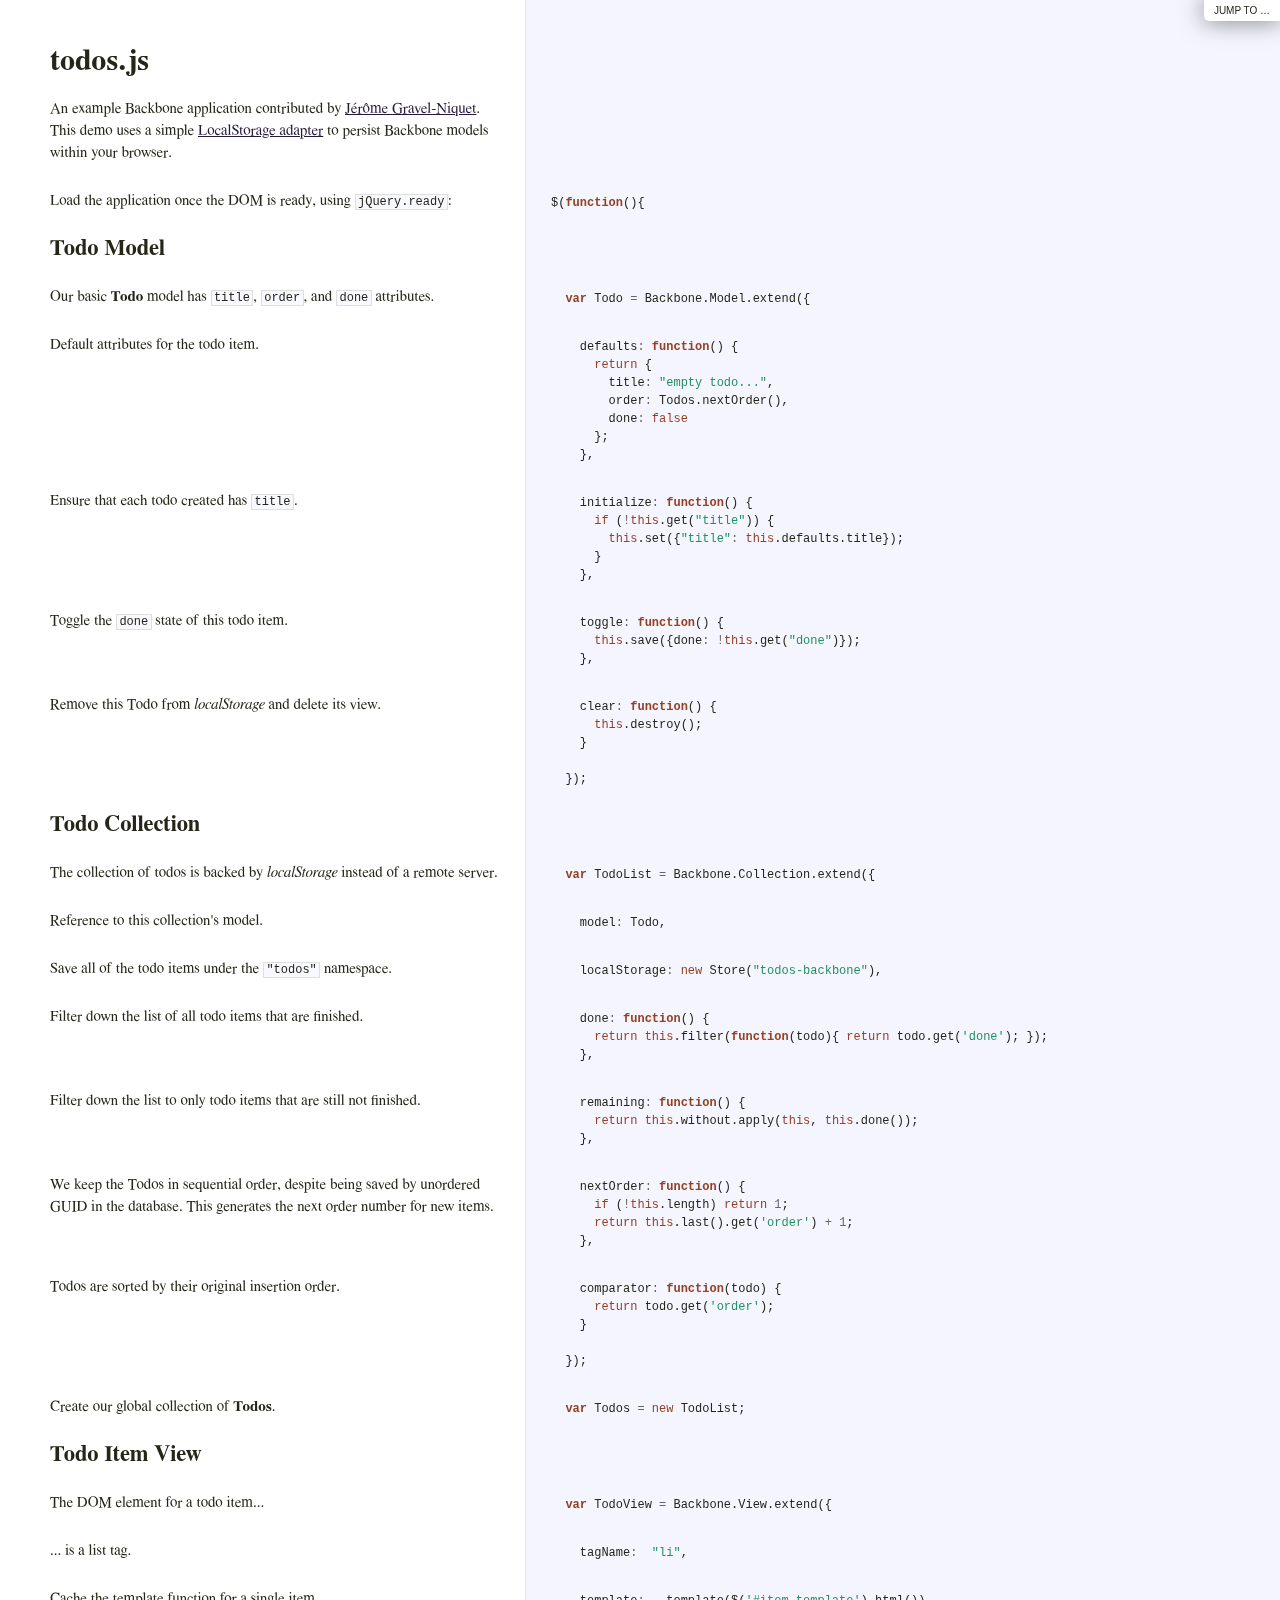
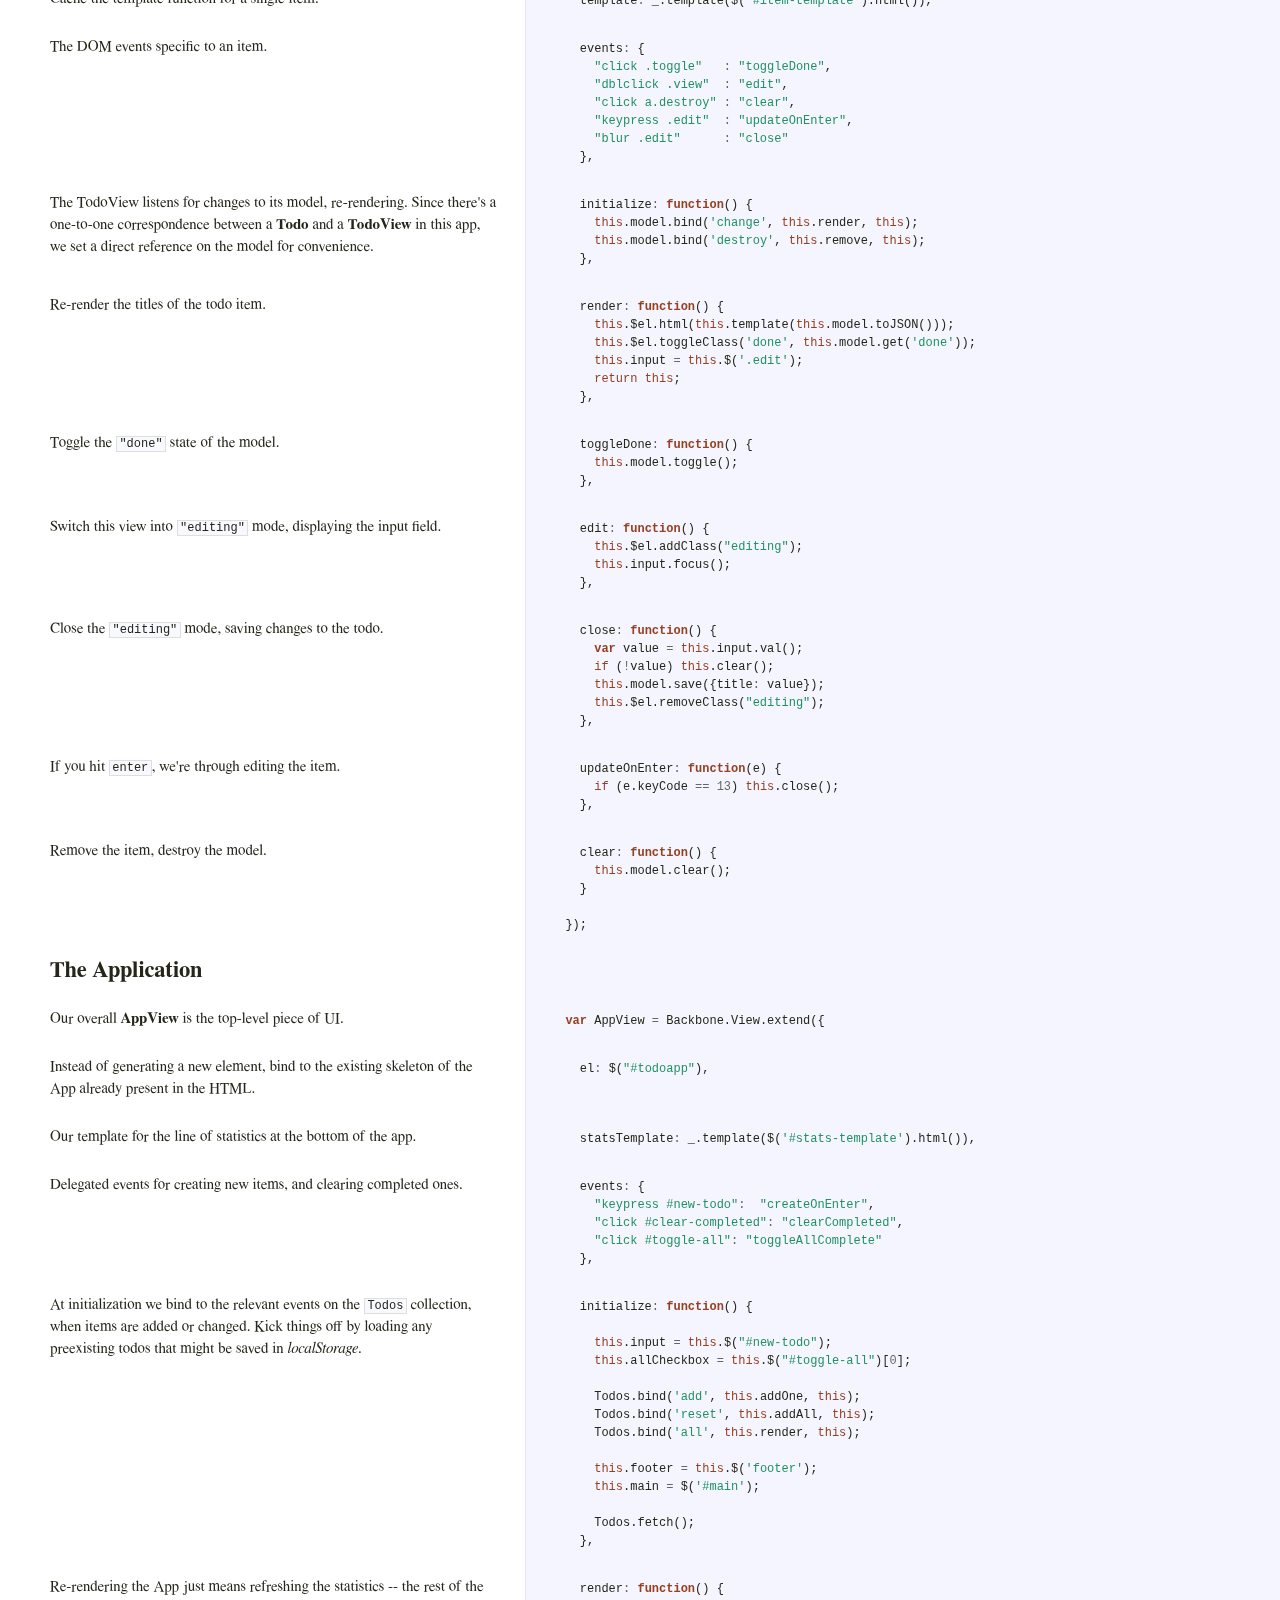
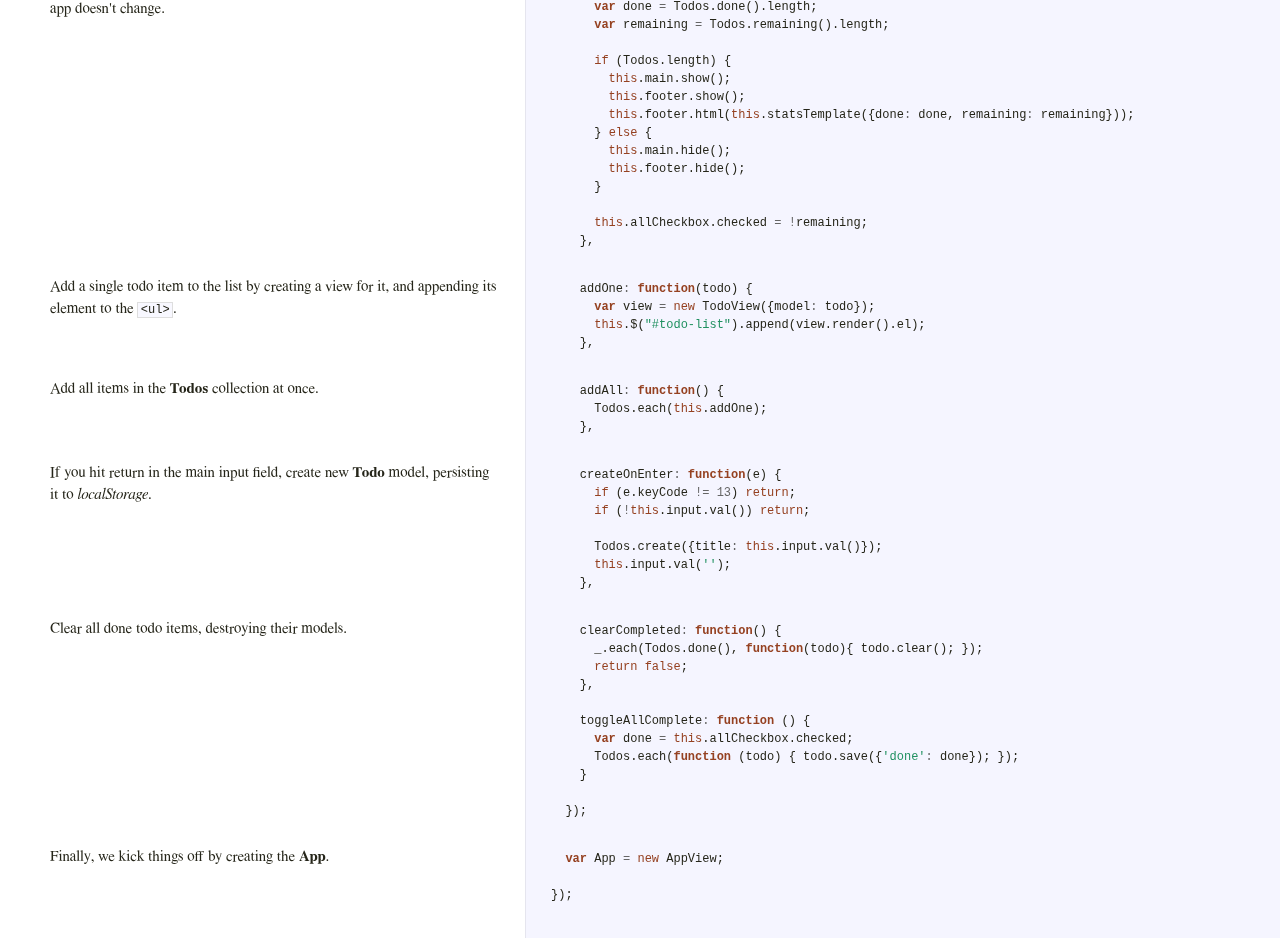
<file: components/backbone/docs/todos.html>
<!DOCTYPE html>  <html> <head>   <title>todos.js</title>   <meta http-equiv="content-type" content="text/html; charset=UTF-8">   <link rel="stylesheet" media="all" href="docco.css" /> </head> <body>   <div id="container">     <div id="background"></div>            <div id="jump_to">         Jump To &hellip;         <div id="jump_wrapper">           <div id="jump_page">                                           <a class="source" href="backbone-localstorage.html">                 backbone-localstorage.js               </a>                                           <a class="source" href="todos.html">                 todos.js               </a>                        </div>         </div>       </div>          <table cellpadding="0" cellspacing="0">       <thead>         <tr>           <th class="docs">             <h1>               todos.js             </h1>           </th>           <th class="code">           </th>         </tr>       </thead>       <tbody>                               <tr id="section-1">             <td class="docs">               <div class="pilwrap">                 <a class="pilcrow" href="#section-1">&#182;</a>               </div>               <p>An example Backbone application contributed by
<a href="http://jgn.me/">Jérôme Gravel-Niquet</a>. This demo uses a simple
<a href="backbone-localstorage.js">LocalStorage adapter</a>
to persist Backbone models within your browser.</p>             </td>             <td class="code">               <div class="highlight"><pre></pre></div>             </td>           </tr>                               <tr id="section-2">             <td class="docs">               <div class="pilwrap">                 <a class="pilcrow" href="#section-2">&#182;</a>               </div>               <p>Load the application once the DOM is ready, using <code>jQuery.ready</code>:</p>             </td>             <td class="code">               <div class="highlight"><pre><span class="nx">$</span><span class="p">(</span><span class="kd">function</span><span class="p">(){</span></pre></div>             </td>           </tr>                               <tr id="section-3">             <td class="docs">               <div class="pilwrap">                 <a class="pilcrow" href="#section-3">&#182;</a>               </div>               <h2>Todo Model</h2>             </td>             <td class="code">               <div class="highlight"><pre></pre></div>             </td>           </tr>                               <tr id="section-4">             <td class="docs">               <div class="pilwrap">                 <a class="pilcrow" href="#section-4">&#182;</a>               </div>               <p>Our basic <strong>Todo</strong> model has <code>title</code>, <code>order</code>, and <code>done</code> attributes.</p>             </td>             <td class="code">               <div class="highlight"><pre>  <span class="kd">var</span> <span class="nx">Todo</span> <span class="o">=</span> <span class="nx">Backbone</span><span class="p">.</span><span class="nx">Model</span><span class="p">.</span><span class="nx">extend</span><span class="p">({</span></pre></div>             </td>           </tr>                               <tr id="section-5">             <td class="docs">               <div class="pilwrap">                 <a class="pilcrow" href="#section-5">&#182;</a>               </div>               <p>Default attributes for the todo item.</p>             </td>             <td class="code">               <div class="highlight"><pre>    <span class="nx">defaults</span><span class="o">:</span> <span class="kd">function</span><span class="p">()</span> <span class="p">{</span>
      <span class="k">return</span> <span class="p">{</span>
        <span class="nx">title</span><span class="o">:</span> <span class="s2">&quot;empty todo...&quot;</span><span class="p">,</span>
        <span class="nx">order</span><span class="o">:</span> <span class="nx">Todos</span><span class="p">.</span><span class="nx">nextOrder</span><span class="p">(),</span>
        <span class="nx">done</span><span class="o">:</span> <span class="kc">false</span>
      <span class="p">};</span>
    <span class="p">},</span></pre></div>             </td>           </tr>                               <tr id="section-6">             <td class="docs">               <div class="pilwrap">                 <a class="pilcrow" href="#section-6">&#182;</a>               </div>               <p>Ensure that each todo created has <code>title</code>.</p>             </td>             <td class="code">               <div class="highlight"><pre>    <span class="nx">initialize</span><span class="o">:</span> <span class="kd">function</span><span class="p">()</span> <span class="p">{</span>
      <span class="k">if</span> <span class="p">(</span><span class="o">!</span><span class="k">this</span><span class="p">.</span><span class="nx">get</span><span class="p">(</span><span class="s2">&quot;title&quot;</span><span class="p">))</span> <span class="p">{</span>
        <span class="k">this</span><span class="p">.</span><span class="nx">set</span><span class="p">({</span><span class="s2">&quot;title&quot;</span><span class="o">:</span> <span class="k">this</span><span class="p">.</span><span class="nx">defaults</span><span class="p">.</span><span class="nx">title</span><span class="p">});</span>
      <span class="p">}</span>
    <span class="p">},</span></pre></div>             </td>           </tr>                               <tr id="section-7">             <td class="docs">               <div class="pilwrap">                 <a class="pilcrow" href="#section-7">&#182;</a>               </div>               <p>Toggle the <code>done</code> state of this todo item.</p>             </td>             <td class="code">               <div class="highlight"><pre>    <span class="nx">toggle</span><span class="o">:</span> <span class="kd">function</span><span class="p">()</span> <span class="p">{</span>
      <span class="k">this</span><span class="p">.</span><span class="nx">save</span><span class="p">({</span><span class="nx">done</span><span class="o">:</span> <span class="o">!</span><span class="k">this</span><span class="p">.</span><span class="nx">get</span><span class="p">(</span><span class="s2">&quot;done&quot;</span><span class="p">)});</span>
    <span class="p">},</span></pre></div>             </td>           </tr>                               <tr id="section-8">             <td class="docs">               <div class="pilwrap">                 <a class="pilcrow" href="#section-8">&#182;</a>               </div>               <p>Remove this Todo from <em>localStorage</em> and delete its view.</p>             </td>             <td class="code">               <div class="highlight"><pre>    <span class="nx">clear</span><span class="o">:</span> <span class="kd">function</span><span class="p">()</span> <span class="p">{</span>
      <span class="k">this</span><span class="p">.</span><span class="nx">destroy</span><span class="p">();</span>
    <span class="p">}</span>

  <span class="p">});</span></pre></div>             </td>           </tr>                               <tr id="section-9">             <td class="docs">               <div class="pilwrap">                 <a class="pilcrow" href="#section-9">&#182;</a>               </div>               <h2>Todo Collection</h2>             </td>             <td class="code">               <div class="highlight"><pre></pre></div>             </td>           </tr>                               <tr id="section-10">             <td class="docs">               <div class="pilwrap">                 <a class="pilcrow" href="#section-10">&#182;</a>               </div>               <p>The collection of todos is backed by <em>localStorage</em> instead of a remote
server.</p>             </td>             <td class="code">               <div class="highlight"><pre>  <span class="kd">var</span> <span class="nx">TodoList</span> <span class="o">=</span> <span class="nx">Backbone</span><span class="p">.</span><span class="nx">Collection</span><span class="p">.</span><span class="nx">extend</span><span class="p">({</span></pre></div>             </td>           </tr>                               <tr id="section-11">             <td class="docs">               <div class="pilwrap">                 <a class="pilcrow" href="#section-11">&#182;</a>               </div>               <p>Reference to this collection's model.</p>             </td>             <td class="code">               <div class="highlight"><pre>    <span class="nx">model</span><span class="o">:</span> <span class="nx">Todo</span><span class="p">,</span></pre></div>             </td>           </tr>                               <tr id="section-12">             <td class="docs">               <div class="pilwrap">                 <a class="pilcrow" href="#section-12">&#182;</a>               </div>               <p>Save all of the todo items under the <code>"todos"</code> namespace.</p>             </td>             <td class="code">               <div class="highlight"><pre>    <span class="nx">localStorage</span><span class="o">:</span> <span class="k">new</span> <span class="nx">Store</span><span class="p">(</span><span class="s2">&quot;todos-backbone&quot;</span><span class="p">),</span></pre></div>             </td>           </tr>                               <tr id="section-13">             <td class="docs">               <div class="pilwrap">                 <a class="pilcrow" href="#section-13">&#182;</a>               </div>               <p>Filter down the list of all todo items that are finished.</p>             </td>             <td class="code">               <div class="highlight"><pre>    <span class="nx">done</span><span class="o">:</span> <span class="kd">function</span><span class="p">()</span> <span class="p">{</span>
      <span class="k">return</span> <span class="k">this</span><span class="p">.</span><span class="nx">filter</span><span class="p">(</span><span class="kd">function</span><span class="p">(</span><span class="nx">todo</span><span class="p">){</span> <span class="k">return</span> <span class="nx">todo</span><span class="p">.</span><span class="nx">get</span><span class="p">(</span><span class="s1">&#39;done&#39;</span><span class="p">);</span> <span class="p">});</span>
    <span class="p">},</span></pre></div>             </td>           </tr>                               <tr id="section-14">             <td class="docs">               <div class="pilwrap">                 <a class="pilcrow" href="#section-14">&#182;</a>               </div>               <p>Filter down the list to only todo items that are still not finished.</p>             </td>             <td class="code">               <div class="highlight"><pre>    <span class="nx">remaining</span><span class="o">:</span> <span class="kd">function</span><span class="p">()</span> <span class="p">{</span>
      <span class="k">return</span> <span class="k">this</span><span class="p">.</span><span class="nx">without</span><span class="p">.</span><span class="nx">apply</span><span class="p">(</span><span class="k">this</span><span class="p">,</span> <span class="k">this</span><span class="p">.</span><span class="nx">done</span><span class="p">());</span>
    <span class="p">},</span></pre></div>             </td>           </tr>                               <tr id="section-15">             <td class="docs">               <div class="pilwrap">                 <a class="pilcrow" href="#section-15">&#182;</a>               </div>               <p>We keep the Todos in sequential order, despite being saved by unordered
GUID in the database. This generates the next order number for new items.</p>             </td>             <td class="code">               <div class="highlight"><pre>    <span class="nx">nextOrder</span><span class="o">:</span> <span class="kd">function</span><span class="p">()</span> <span class="p">{</span>
      <span class="k">if</span> <span class="p">(</span><span class="o">!</span><span class="k">this</span><span class="p">.</span><span class="nx">length</span><span class="p">)</span> <span class="k">return</span> <span class="mi">1</span><span class="p">;</span>
      <span class="k">return</span> <span class="k">this</span><span class="p">.</span><span class="nx">last</span><span class="p">().</span><span class="nx">get</span><span class="p">(</span><span class="s1">&#39;order&#39;</span><span class="p">)</span> <span class="o">+</span> <span class="mi">1</span><span class="p">;</span>
    <span class="p">},</span></pre></div>             </td>           </tr>                               <tr id="section-16">             <td class="docs">               <div class="pilwrap">                 <a class="pilcrow" href="#section-16">&#182;</a>               </div>               <p>Todos are sorted by their original insertion order.</p>             </td>             <td class="code">               <div class="highlight"><pre>    <span class="nx">comparator</span><span class="o">:</span> <span class="kd">function</span><span class="p">(</span><span class="nx">todo</span><span class="p">)</span> <span class="p">{</span>
      <span class="k">return</span> <span class="nx">todo</span><span class="p">.</span><span class="nx">get</span><span class="p">(</span><span class="s1">&#39;order&#39;</span><span class="p">);</span>
    <span class="p">}</span>

  <span class="p">});</span></pre></div>             </td>           </tr>                               <tr id="section-17">             <td class="docs">               <div class="pilwrap">                 <a class="pilcrow" href="#section-17">&#182;</a>               </div>               <p>Create our global collection of <strong>Todos</strong>.</p>             </td>             <td class="code">               <div class="highlight"><pre>  <span class="kd">var</span> <span class="nx">Todos</span> <span class="o">=</span> <span class="k">new</span> <span class="nx">TodoList</span><span class="p">;</span></pre></div>             </td>           </tr>                               <tr id="section-18">             <td class="docs">               <div class="pilwrap">                 <a class="pilcrow" href="#section-18">&#182;</a>               </div>               <h2>Todo Item View</h2>             </td>             <td class="code">               <div class="highlight"><pre></pre></div>             </td>           </tr>                               <tr id="section-19">             <td class="docs">               <div class="pilwrap">                 <a class="pilcrow" href="#section-19">&#182;</a>               </div>               <p>The DOM element for a todo item...</p>             </td>             <td class="code">               <div class="highlight"><pre>  <span class="kd">var</span> <span class="nx">TodoView</span> <span class="o">=</span> <span class="nx">Backbone</span><span class="p">.</span><span class="nx">View</span><span class="p">.</span><span class="nx">extend</span><span class="p">({</span></pre></div>             </td>           </tr>                               <tr id="section-20">             <td class="docs">               <div class="pilwrap">                 <a class="pilcrow" href="#section-20">&#182;</a>               </div>               <p>... is a list tag.</p>             </td>             <td class="code">               <div class="highlight"><pre>    <span class="nx">tagName</span><span class="o">:</span>  <span class="s2">&quot;li&quot;</span><span class="p">,</span></pre></div>             </td>           </tr>                               <tr id="section-21">             <td class="docs">               <div class="pilwrap">                 <a class="pilcrow" href="#section-21">&#182;</a>               </div>               <p>Cache the template function for a single item.</p>             </td>             <td class="code">               <div class="highlight"><pre>    <span class="nx">template</span><span class="o">:</span> <span class="nx">_</span><span class="p">.</span><span class="nx">template</span><span class="p">(</span><span class="nx">$</span><span class="p">(</span><span class="s1">&#39;#item-template&#39;</span><span class="p">).</span><span class="nx">html</span><span class="p">()),</span></pre></div>             </td>           </tr>                               <tr id="section-22">             <td class="docs">               <div class="pilwrap">                 <a class="pilcrow" href="#section-22">&#182;</a>               </div>               <p>The DOM events specific to an item.</p>             </td>             <td class="code">               <div class="highlight"><pre>    <span class="nx">events</span><span class="o">:</span> <span class="p">{</span>
      <span class="s2">&quot;click .toggle&quot;</span>   <span class="o">:</span> <span class="s2">&quot;toggleDone&quot;</span><span class="p">,</span>
      <span class="s2">&quot;dblclick .view&quot;</span>  <span class="o">:</span> <span class="s2">&quot;edit&quot;</span><span class="p">,</span>
      <span class="s2">&quot;click a.destroy&quot;</span> <span class="o">:</span> <span class="s2">&quot;clear&quot;</span><span class="p">,</span>
      <span class="s2">&quot;keypress .edit&quot;</span>  <span class="o">:</span> <span class="s2">&quot;updateOnEnter&quot;</span><span class="p">,</span>
      <span class="s2">&quot;blur .edit&quot;</span>      <span class="o">:</span> <span class="s2">&quot;close&quot;</span>
    <span class="p">},</span></pre></div>             </td>           </tr>                               <tr id="section-23">             <td class="docs">               <div class="pilwrap">                 <a class="pilcrow" href="#section-23">&#182;</a>               </div>               <p>The TodoView listens for changes to its model, re-rendering. Since there's
a one-to-one correspondence between a <strong>Todo</strong> and a <strong>TodoView</strong> in this
app, we set a direct reference on the model for convenience.</p>             </td>             <td class="code">               <div class="highlight"><pre>    <span class="nx">initialize</span><span class="o">:</span> <span class="kd">function</span><span class="p">()</span> <span class="p">{</span>
      <span class="k">this</span><span class="p">.</span><span class="nx">model</span><span class="p">.</span><span class="nx">bind</span><span class="p">(</span><span class="s1">&#39;change&#39;</span><span class="p">,</span> <span class="k">this</span><span class="p">.</span><span class="nx">render</span><span class="p">,</span> <span class="k">this</span><span class="p">);</span>
      <span class="k">this</span><span class="p">.</span><span class="nx">model</span><span class="p">.</span><span class="nx">bind</span><span class="p">(</span><span class="s1">&#39;destroy&#39;</span><span class="p">,</span> <span class="k">this</span><span class="p">.</span><span class="nx">remove</span><span class="p">,</span> <span class="k">this</span><span class="p">);</span>
    <span class="p">},</span></pre></div>             </td>           </tr>                               <tr id="section-24">             <td class="docs">               <div class="pilwrap">                 <a class="pilcrow" href="#section-24">&#182;</a>               </div>               <p>Re-render the titles of the todo item.</p>             </td>             <td class="code">               <div class="highlight"><pre>    <span class="nx">render</span><span class="o">:</span> <span class="kd">function</span><span class="p">()</span> <span class="p">{</span>
      <span class="k">this</span><span class="p">.</span><span class="nx">$el</span><span class="p">.</span><span class="nx">html</span><span class="p">(</span><span class="k">this</span><span class="p">.</span><span class="nx">template</span><span class="p">(</span><span class="k">this</span><span class="p">.</span><span class="nx">model</span><span class="p">.</span><span class="nx">toJSON</span><span class="p">()));</span>
      <span class="k">this</span><span class="p">.</span><span class="nx">$el</span><span class="p">.</span><span class="nx">toggleClass</span><span class="p">(</span><span class="s1">&#39;done&#39;</span><span class="p">,</span> <span class="k">this</span><span class="p">.</span><span class="nx">model</span><span class="p">.</span><span class="nx">get</span><span class="p">(</span><span class="s1">&#39;done&#39;</span><span class="p">));</span>
      <span class="k">this</span><span class="p">.</span><span class="nx">input</span> <span class="o">=</span> <span class="k">this</span><span class="p">.</span><span class="nx">$</span><span class="p">(</span><span class="s1">&#39;.edit&#39;</span><span class="p">);</span>
      <span class="k">return</span> <span class="k">this</span><span class="p">;</span>
    <span class="p">},</span></pre></div>             </td>           </tr>                               <tr id="section-25">             <td class="docs">               <div class="pilwrap">                 <a class="pilcrow" href="#section-25">&#182;</a>               </div>               <p>Toggle the <code>"done"</code> state of the model.</p>             </td>             <td class="code">               <div class="highlight"><pre>    <span class="nx">toggleDone</span><span class="o">:</span> <span class="kd">function</span><span class="p">()</span> <span class="p">{</span>
      <span class="k">this</span><span class="p">.</span><span class="nx">model</span><span class="p">.</span><span class="nx">toggle</span><span class="p">();</span>
    <span class="p">},</span></pre></div>             </td>           </tr>                               <tr id="section-26">             <td class="docs">               <div class="pilwrap">                 <a class="pilcrow" href="#section-26">&#182;</a>               </div>               <p>Switch this view into <code>"editing"</code> mode, displaying the input field.</p>             </td>             <td class="code">               <div class="highlight"><pre>    <span class="nx">edit</span><span class="o">:</span> <span class="kd">function</span><span class="p">()</span> <span class="p">{</span>
      <span class="k">this</span><span class="p">.</span><span class="nx">$el</span><span class="p">.</span><span class="nx">addClass</span><span class="p">(</span><span class="s2">&quot;editing&quot;</span><span class="p">);</span>
      <span class="k">this</span><span class="p">.</span><span class="nx">input</span><span class="p">.</span><span class="nx">focus</span><span class="p">();</span>
    <span class="p">},</span></pre></div>             </td>           </tr>                               <tr id="section-27">             <td class="docs">               <div class="pilwrap">                 <a class="pilcrow" href="#section-27">&#182;</a>               </div>               <p>Close the <code>"editing"</code> mode, saving changes to the todo.</p>             </td>             <td class="code">               <div class="highlight"><pre>    <span class="nx">close</span><span class="o">:</span> <span class="kd">function</span><span class="p">()</span> <span class="p">{</span>
      <span class="kd">var</span> <span class="nx">value</span> <span class="o">=</span> <span class="k">this</span><span class="p">.</span><span class="nx">input</span><span class="p">.</span><span class="nx">val</span><span class="p">();</span>
      <span class="k">if</span> <span class="p">(</span><span class="o">!</span><span class="nx">value</span><span class="p">)</span> <span class="k">this</span><span class="p">.</span><span class="nx">clear</span><span class="p">();</span>
      <span class="k">this</span><span class="p">.</span><span class="nx">model</span><span class="p">.</span><span class="nx">save</span><span class="p">({</span><span class="nx">title</span><span class="o">:</span> <span class="nx">value</span><span class="p">});</span>
      <span class="k">this</span><span class="p">.</span><span class="nx">$el</span><span class="p">.</span><span class="nx">removeClass</span><span class="p">(</span><span class="s2">&quot;editing&quot;</span><span class="p">);</span>
    <span class="p">},</span></pre></div>             </td>           </tr>                               <tr id="section-28">             <td class="docs">               <div class="pilwrap">                 <a class="pilcrow" href="#section-28">&#182;</a>               </div>               <p>If you hit <code>enter</code>, we're through editing the item.</p>             </td>             <td class="code">               <div class="highlight"><pre>    <span class="nx">updateOnEnter</span><span class="o">:</span> <span class="kd">function</span><span class="p">(</span><span class="nx">e</span><span class="p">)</span> <span class="p">{</span>
      <span class="k">if</span> <span class="p">(</span><span class="nx">e</span><span class="p">.</span><span class="nx">keyCode</span> <span class="o">==</span> <span class="mi">13</span><span class="p">)</span> <span class="k">this</span><span class="p">.</span><span class="nx">close</span><span class="p">();</span>
    <span class="p">},</span></pre></div>             </td>           </tr>                               <tr id="section-29">             <td class="docs">               <div class="pilwrap">                 <a class="pilcrow" href="#section-29">&#182;</a>               </div>               <p>Remove the item, destroy the model.</p>             </td>             <td class="code">               <div class="highlight"><pre>    <span class="nx">clear</span><span class="o">:</span> <span class="kd">function</span><span class="p">()</span> <span class="p">{</span>
      <span class="k">this</span><span class="p">.</span><span class="nx">model</span><span class="p">.</span><span class="nx">clear</span><span class="p">();</span>
    <span class="p">}</span>

  <span class="p">});</span></pre></div>             </td>           </tr>                               <tr id="section-30">             <td class="docs">               <div class="pilwrap">                 <a class="pilcrow" href="#section-30">&#182;</a>               </div>               <h2>The Application</h2>             </td>             <td class="code">               <div class="highlight"><pre></pre></div>             </td>           </tr>                               <tr id="section-31">             <td class="docs">               <div class="pilwrap">                 <a class="pilcrow" href="#section-31">&#182;</a>               </div>               <p>Our overall <strong>AppView</strong> is the top-level piece of UI.</p>             </td>             <td class="code">               <div class="highlight"><pre>  <span class="kd">var</span> <span class="nx">AppView</span> <span class="o">=</span> <span class="nx">Backbone</span><span class="p">.</span><span class="nx">View</span><span class="p">.</span><span class="nx">extend</span><span class="p">({</span></pre></div>             </td>           </tr>                               <tr id="section-32">             <td class="docs">               <div class="pilwrap">                 <a class="pilcrow" href="#section-32">&#182;</a>               </div>               <p>Instead of generating a new element, bind to the existing skeleton of
the App already present in the HTML.</p>             </td>             <td class="code">               <div class="highlight"><pre>    <span class="nx">el</span><span class="o">:</span> <span class="nx">$</span><span class="p">(</span><span class="s2">&quot;#todoapp&quot;</span><span class="p">),</span></pre></div>             </td>           </tr>                               <tr id="section-33">             <td class="docs">               <div class="pilwrap">                 <a class="pilcrow" href="#section-33">&#182;</a>               </div>               <p>Our template for the line of statistics at the bottom of the app.</p>             </td>             <td class="code">               <div class="highlight"><pre>    <span class="nx">statsTemplate</span><span class="o">:</span> <span class="nx">_</span><span class="p">.</span><span class="nx">template</span><span class="p">(</span><span class="nx">$</span><span class="p">(</span><span class="s1">&#39;#stats-template&#39;</span><span class="p">).</span><span class="nx">html</span><span class="p">()),</span></pre></div>             </td>           </tr>                               <tr id="section-34">             <td class="docs">               <div class="pilwrap">                 <a class="pilcrow" href="#section-34">&#182;</a>               </div>               <p>Delegated events for creating new items, and clearing completed ones.</p>             </td>             <td class="code">               <div class="highlight"><pre>    <span class="nx">events</span><span class="o">:</span> <span class="p">{</span>
      <span class="s2">&quot;keypress #new-todo&quot;</span><span class="o">:</span>  <span class="s2">&quot;createOnEnter&quot;</span><span class="p">,</span>
      <span class="s2">&quot;click #clear-completed&quot;</span><span class="o">:</span> <span class="s2">&quot;clearCompleted&quot;</span><span class="p">,</span>
      <span class="s2">&quot;click #toggle-all&quot;</span><span class="o">:</span> <span class="s2">&quot;toggleAllComplete&quot;</span>
    <span class="p">},</span></pre></div>             </td>           </tr>                               <tr id="section-35">             <td class="docs">               <div class="pilwrap">                 <a class="pilcrow" href="#section-35">&#182;</a>               </div>               <p>At initialization we bind to the relevant events on the <code>Todos</code>
collection, when items are added or changed. Kick things off by
loading any preexisting todos that might be saved in <em>localStorage</em>.</p>             </td>             <td class="code">               <div class="highlight"><pre>    <span class="nx">initialize</span><span class="o">:</span> <span class="kd">function</span><span class="p">()</span> <span class="p">{</span>

      <span class="k">this</span><span class="p">.</span><span class="nx">input</span> <span class="o">=</span> <span class="k">this</span><span class="p">.</span><span class="nx">$</span><span class="p">(</span><span class="s2">&quot;#new-todo&quot;</span><span class="p">);</span>
      <span class="k">this</span><span class="p">.</span><span class="nx">allCheckbox</span> <span class="o">=</span> <span class="k">this</span><span class="p">.</span><span class="nx">$</span><span class="p">(</span><span class="s2">&quot;#toggle-all&quot;</span><span class="p">)[</span><span class="mi">0</span><span class="p">];</span>

      <span class="nx">Todos</span><span class="p">.</span><span class="nx">bind</span><span class="p">(</span><span class="s1">&#39;add&#39;</span><span class="p">,</span> <span class="k">this</span><span class="p">.</span><span class="nx">addOne</span><span class="p">,</span> <span class="k">this</span><span class="p">);</span>
      <span class="nx">Todos</span><span class="p">.</span><span class="nx">bind</span><span class="p">(</span><span class="s1">&#39;reset&#39;</span><span class="p">,</span> <span class="k">this</span><span class="p">.</span><span class="nx">addAll</span><span class="p">,</span> <span class="k">this</span><span class="p">);</span>
      <span class="nx">Todos</span><span class="p">.</span><span class="nx">bind</span><span class="p">(</span><span class="s1">&#39;all&#39;</span><span class="p">,</span> <span class="k">this</span><span class="p">.</span><span class="nx">render</span><span class="p">,</span> <span class="k">this</span><span class="p">);</span>

      <span class="k">this</span><span class="p">.</span><span class="nx">footer</span> <span class="o">=</span> <span class="k">this</span><span class="p">.</span><span class="nx">$</span><span class="p">(</span><span class="s1">&#39;footer&#39;</span><span class="p">);</span>
      <span class="k">this</span><span class="p">.</span><span class="nx">main</span> <span class="o">=</span> <span class="nx">$</span><span class="p">(</span><span class="s1">&#39;#main&#39;</span><span class="p">);</span>

      <span class="nx">Todos</span><span class="p">.</span><span class="nx">fetch</span><span class="p">();</span>
    <span class="p">},</span></pre></div>             </td>           </tr>                               <tr id="section-36">             <td class="docs">               <div class="pilwrap">                 <a class="pilcrow" href="#section-36">&#182;</a>               </div>               <p>Re-rendering the App just means refreshing the statistics -- the rest
of the app doesn't change.</p>             </td>             <td class="code">               <div class="highlight"><pre>    <span class="nx">render</span><span class="o">:</span> <span class="kd">function</span><span class="p">()</span> <span class="p">{</span>
      <span class="kd">var</span> <span class="nx">done</span> <span class="o">=</span> <span class="nx">Todos</span><span class="p">.</span><span class="nx">done</span><span class="p">().</span><span class="nx">length</span><span class="p">;</span>
      <span class="kd">var</span> <span class="nx">remaining</span> <span class="o">=</span> <span class="nx">Todos</span><span class="p">.</span><span class="nx">remaining</span><span class="p">().</span><span class="nx">length</span><span class="p">;</span>

      <span class="k">if</span> <span class="p">(</span><span class="nx">Todos</span><span class="p">.</span><span class="nx">length</span><span class="p">)</span> <span class="p">{</span>
        <span class="k">this</span><span class="p">.</span><span class="nx">main</span><span class="p">.</span><span class="nx">show</span><span class="p">();</span>
        <span class="k">this</span><span class="p">.</span><span class="nx">footer</span><span class="p">.</span><span class="nx">show</span><span class="p">();</span>
        <span class="k">this</span><span class="p">.</span><span class="nx">footer</span><span class="p">.</span><span class="nx">html</span><span class="p">(</span><span class="k">this</span><span class="p">.</span><span class="nx">statsTemplate</span><span class="p">({</span><span class="nx">done</span><span class="o">:</span> <span class="nx">done</span><span class="p">,</span> <span class="nx">remaining</span><span class="o">:</span> <span class="nx">remaining</span><span class="p">}));</span>
      <span class="p">}</span> <span class="k">else</span> <span class="p">{</span>
        <span class="k">this</span><span class="p">.</span><span class="nx">main</span><span class="p">.</span><span class="nx">hide</span><span class="p">();</span>
        <span class="k">this</span><span class="p">.</span><span class="nx">footer</span><span class="p">.</span><span class="nx">hide</span><span class="p">();</span>
      <span class="p">}</span>

      <span class="k">this</span><span class="p">.</span><span class="nx">allCheckbox</span><span class="p">.</span><span class="nx">checked</span> <span class="o">=</span> <span class="o">!</span><span class="nx">remaining</span><span class="p">;</span>
    <span class="p">},</span></pre></div>             </td>           </tr>                               <tr id="section-37">             <td class="docs">               <div class="pilwrap">                 <a class="pilcrow" href="#section-37">&#182;</a>               </div>               <p>Add a single todo item to the list by creating a view for it, and
appending its element to the <code>&lt;ul&gt;</code>.</p>             </td>             <td class="code">               <div class="highlight"><pre>    <span class="nx">addOne</span><span class="o">:</span> <span class="kd">function</span><span class="p">(</span><span class="nx">todo</span><span class="p">)</span> <span class="p">{</span>
      <span class="kd">var</span> <span class="nx">view</span> <span class="o">=</span> <span class="k">new</span> <span class="nx">TodoView</span><span class="p">({</span><span class="nx">model</span><span class="o">:</span> <span class="nx">todo</span><span class="p">});</span>
      <span class="k">this</span><span class="p">.</span><span class="nx">$</span><span class="p">(</span><span class="s2">&quot;#todo-list&quot;</span><span class="p">).</span><span class="nx">append</span><span class="p">(</span><span class="nx">view</span><span class="p">.</span><span class="nx">render</span><span class="p">().</span><span class="nx">el</span><span class="p">);</span>
    <span class="p">},</span></pre></div>             </td>           </tr>                               <tr id="section-38">             <td class="docs">               <div class="pilwrap">                 <a class="pilcrow" href="#section-38">&#182;</a>               </div>               <p>Add all items in the <strong>Todos</strong> collection at once.</p>             </td>             <td class="code">               <div class="highlight"><pre>    <span class="nx">addAll</span><span class="o">:</span> <span class="kd">function</span><span class="p">()</span> <span class="p">{</span>
      <span class="nx">Todos</span><span class="p">.</span><span class="nx">each</span><span class="p">(</span><span class="k">this</span><span class="p">.</span><span class="nx">addOne</span><span class="p">);</span>
    <span class="p">},</span></pre></div>             </td>           </tr>                               <tr id="section-39">             <td class="docs">               <div class="pilwrap">                 <a class="pilcrow" href="#section-39">&#182;</a>               </div>               <p>If you hit return in the main input field, create new <strong>Todo</strong> model,
persisting it to <em>localStorage</em>.</p>             </td>             <td class="code">               <div class="highlight"><pre>    <span class="nx">createOnEnter</span><span class="o">:</span> <span class="kd">function</span><span class="p">(</span><span class="nx">e</span><span class="p">)</span> <span class="p">{</span>
      <span class="k">if</span> <span class="p">(</span><span class="nx">e</span><span class="p">.</span><span class="nx">keyCode</span> <span class="o">!=</span> <span class="mi">13</span><span class="p">)</span> <span class="k">return</span><span class="p">;</span>
      <span class="k">if</span> <span class="p">(</span><span class="o">!</span><span class="k">this</span><span class="p">.</span><span class="nx">input</span><span class="p">.</span><span class="nx">val</span><span class="p">())</span> <span class="k">return</span><span class="p">;</span>

      <span class="nx">Todos</span><span class="p">.</span><span class="nx">create</span><span class="p">({</span><span class="nx">title</span><span class="o">:</span> <span class="k">this</span><span class="p">.</span><span class="nx">input</span><span class="p">.</span><span class="nx">val</span><span class="p">()});</span>
      <span class="k">this</span><span class="p">.</span><span class="nx">input</span><span class="p">.</span><span class="nx">val</span><span class="p">(</span><span class="s1">&#39;&#39;</span><span class="p">);</span>
    <span class="p">},</span></pre></div>             </td>           </tr>                               <tr id="section-40">             <td class="docs">               <div class="pilwrap">                 <a class="pilcrow" href="#section-40">&#182;</a>               </div>               <p>Clear all done todo items, destroying their models.</p>             </td>             <td class="code">               <div class="highlight"><pre>    <span class="nx">clearCompleted</span><span class="o">:</span> <span class="kd">function</span><span class="p">()</span> <span class="p">{</span>
      <span class="nx">_</span><span class="p">.</span><span class="nx">each</span><span class="p">(</span><span class="nx">Todos</span><span class="p">.</span><span class="nx">done</span><span class="p">(),</span> <span class="kd">function</span><span class="p">(</span><span class="nx">todo</span><span class="p">){</span> <span class="nx">todo</span><span class="p">.</span><span class="nx">clear</span><span class="p">();</span> <span class="p">});</span>
      <span class="k">return</span> <span class="kc">false</span><span class="p">;</span>
    <span class="p">},</span>

    <span class="nx">toggleAllComplete</span><span class="o">:</span> <span class="kd">function</span> <span class="p">()</span> <span class="p">{</span>
      <span class="kd">var</span> <span class="nx">done</span> <span class="o">=</span> <span class="k">this</span><span class="p">.</span><span class="nx">allCheckbox</span><span class="p">.</span><span class="nx">checked</span><span class="p">;</span>
      <span class="nx">Todos</span><span class="p">.</span><span class="nx">each</span><span class="p">(</span><span class="kd">function</span> <span class="p">(</span><span class="nx">todo</span><span class="p">)</span> <span class="p">{</span> <span class="nx">todo</span><span class="p">.</span><span class="nx">save</span><span class="p">({</span><span class="s1">&#39;done&#39;</span><span class="o">:</span> <span class="nx">done</span><span class="p">});</span> <span class="p">});</span>
    <span class="p">}</span>

  <span class="p">});</span></pre></div>             </td>           </tr>                               <tr id="section-41">             <td class="docs">               <div class="pilwrap">                 <a class="pilcrow" href="#section-41">&#182;</a>               </div>               <p>Finally, we kick things off by creating the <strong>App</strong>.</p>             </td>             <td class="code">               <div class="highlight"><pre>  <span class="kd">var</span> <span class="nx">App</span> <span class="o">=</span> <span class="k">new</span> <span class="nx">AppView</span><span class="p">;</span>

<span class="p">});</span>

</pre></div>             </td>           </tr>                </tbody>     </table>   </div> </body> </html>
</file>
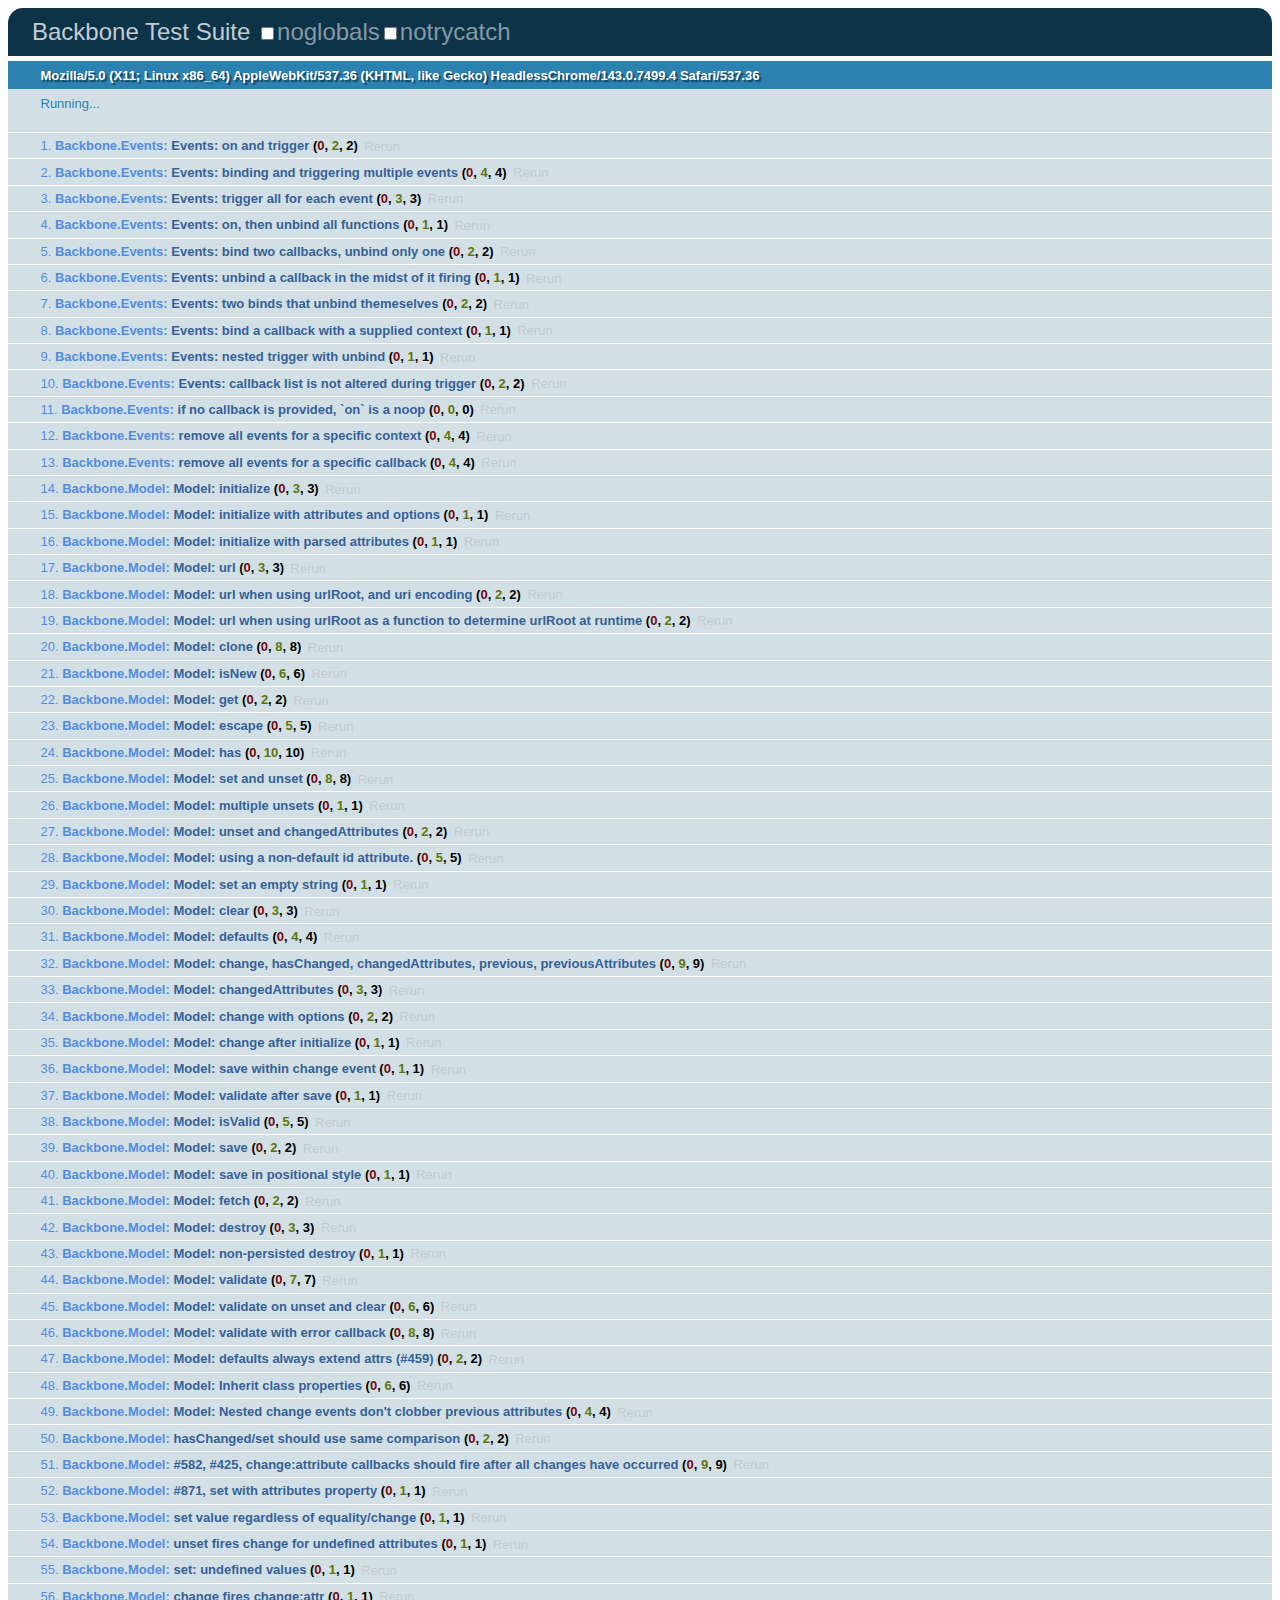
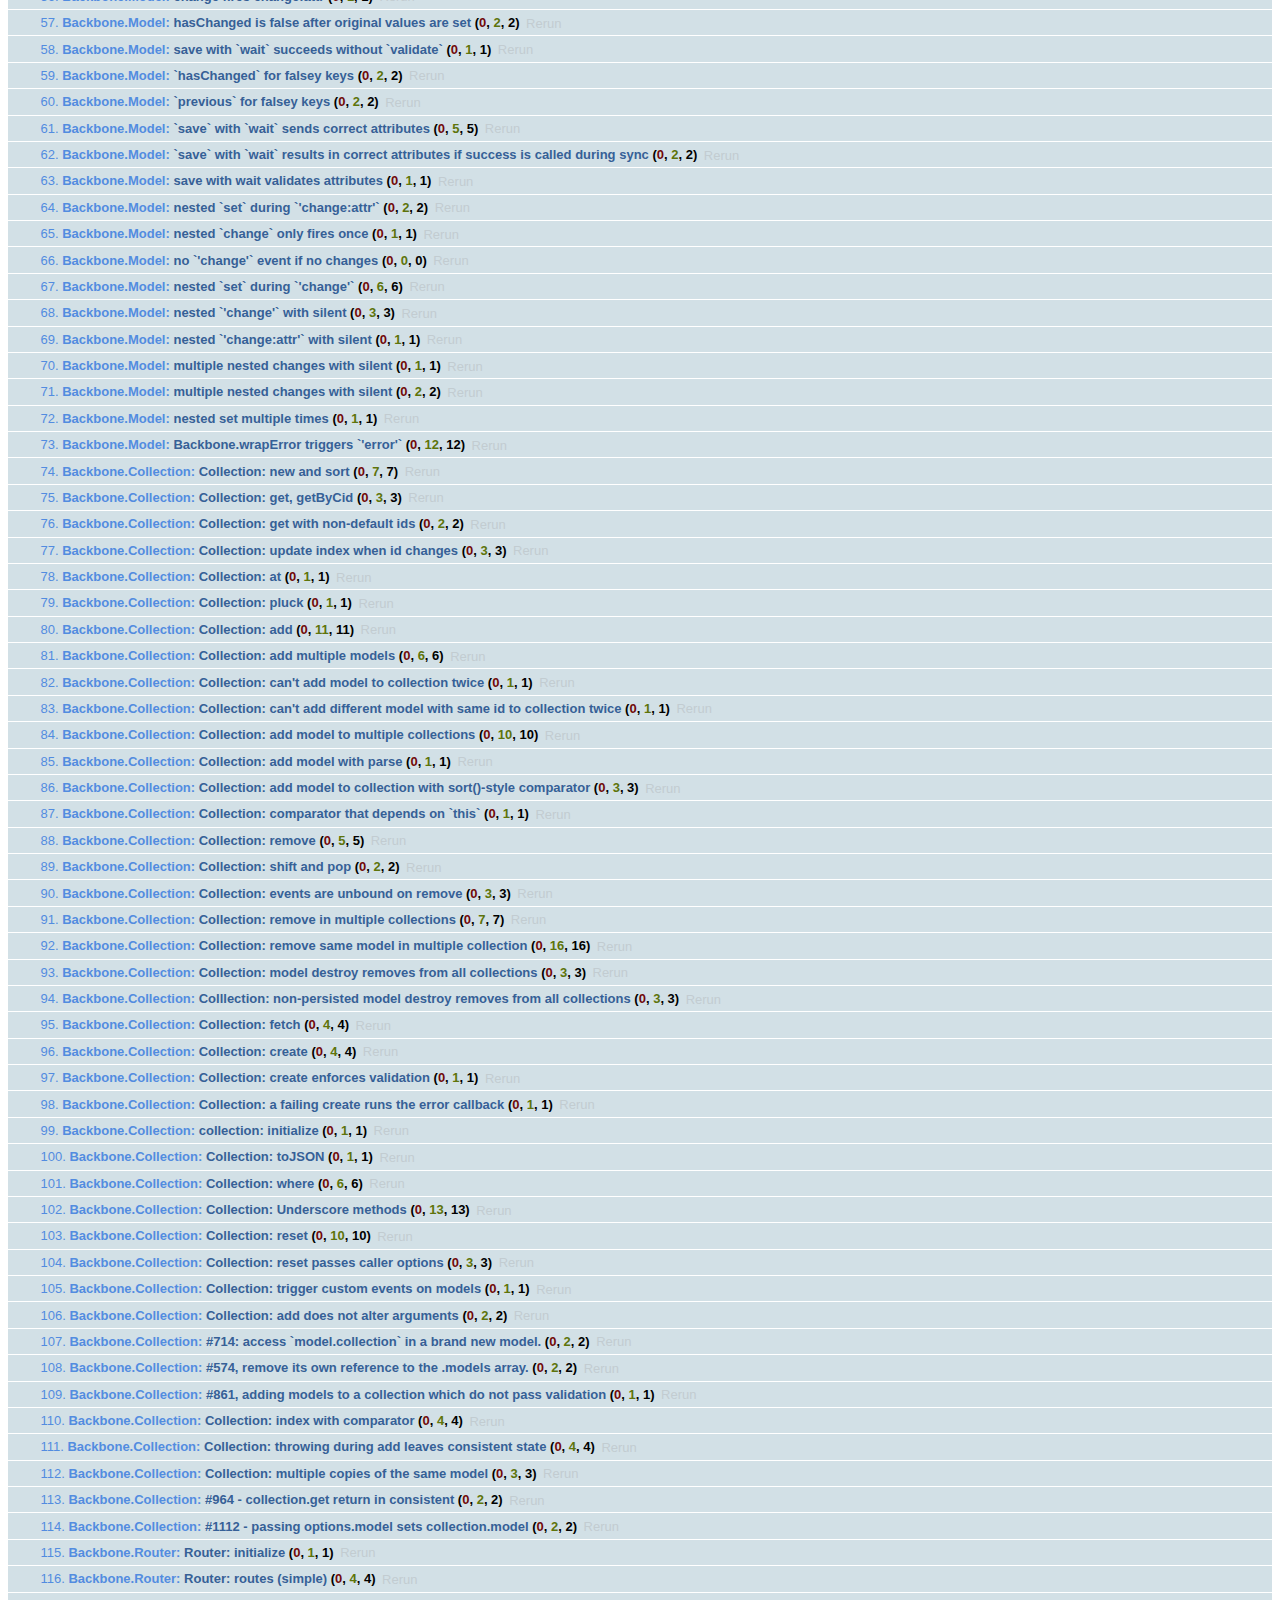
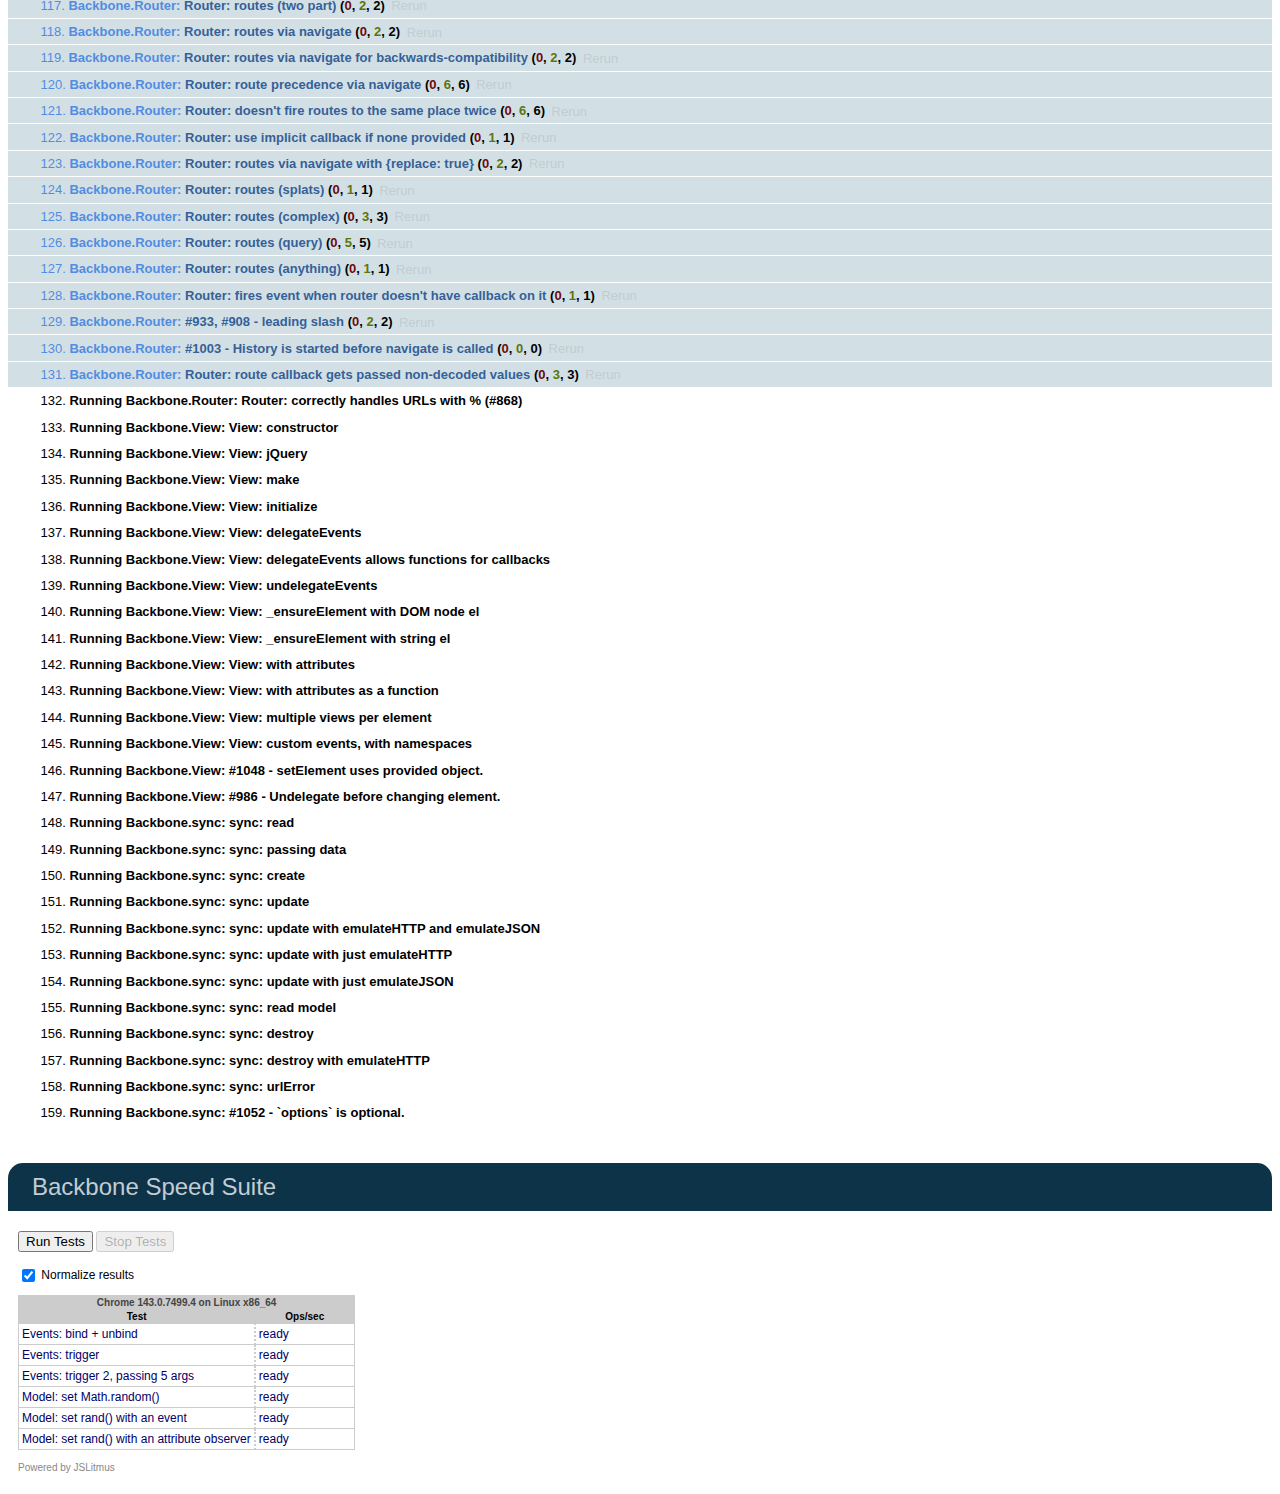
<file: components/backbone/test/test-ender.html>
<!DOCTYPE HTML>
<html>
<head>
  <title>Backbone Test Suite</title>
  <link rel="stylesheet" href="vendor/qunit.css" type="text/css" media="screen" />
  <script type="text/javascript" src="vendor/json2.js"></script>
  <script type="text/javascript" src="vendor/ender-jeesh.js"></script>
  <script type="text/javascript" src="vendor/qunit.js"></script>
  <script type="text/javascript" src="vendor/jslitmus.js"></script>
  <script type="text/javascript" src="vendor/underscore-1.3.1.js"></script>
  <script type="text/javascript" src="../backbone.js"></script>

  <script type="text/javascript" src="events.js"></script>
  <script type="text/javascript" src="model.js"></script>
  <script type="text/javascript" src="collection.js"></script>
  <script type="text/javascript" src="router.js"></script>
  <script type="text/javascript" src="view.js"></script>
  <script type="text/javascript" src="sync.js"></script>
  <script type="text/javascript" src="speed.js"></script>
</head>
<body>
  <h1 id="qunit-header">Backbone Test Suite</h1>
  <h2 id="qunit-banner"></h2>
  <h2 id="qunit-userAgent"></h2>
  <ol id="qunit-tests"></ol>
  <br /><br />
  <h1 id="qunit-header"><a href="#">Backbone Speed Suite</a></h1>
  <div id="jslitmus_container" style="margin: 20px 10px;"></div>
</body>
</html>
</file>
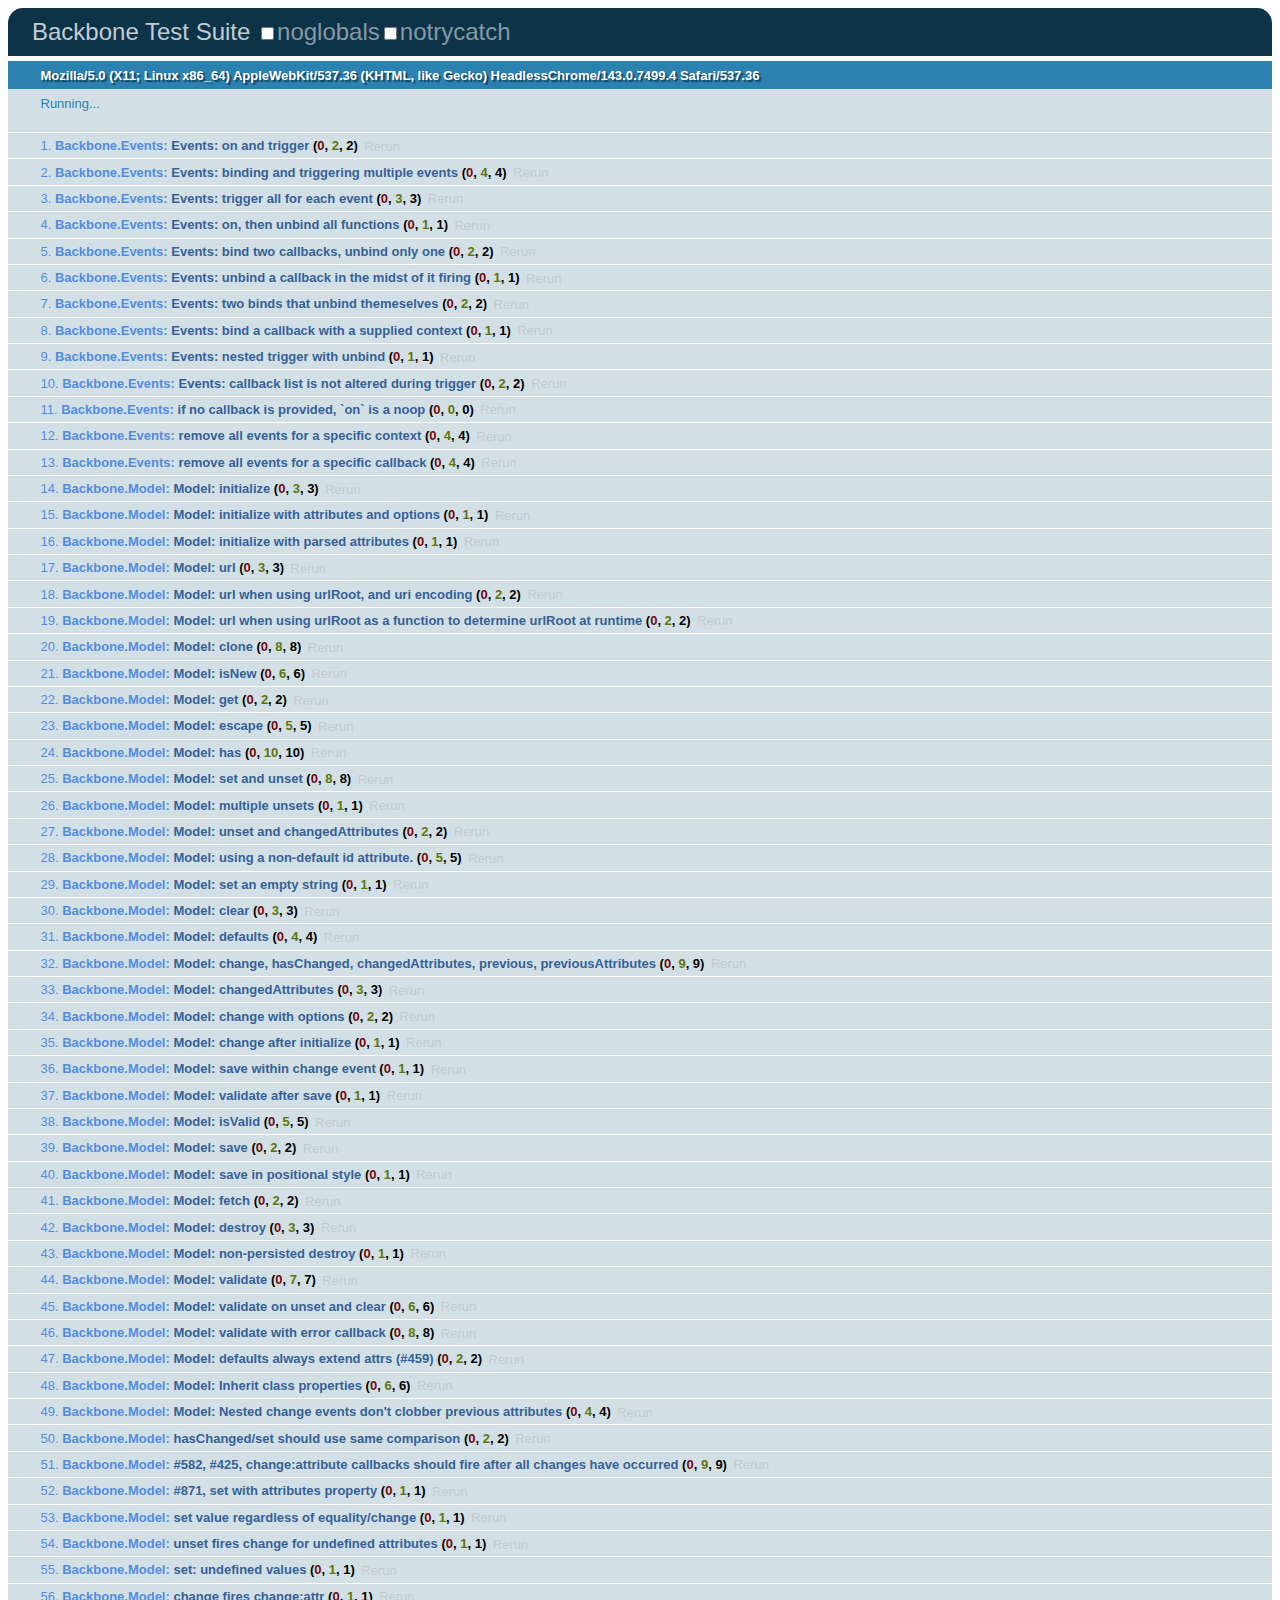
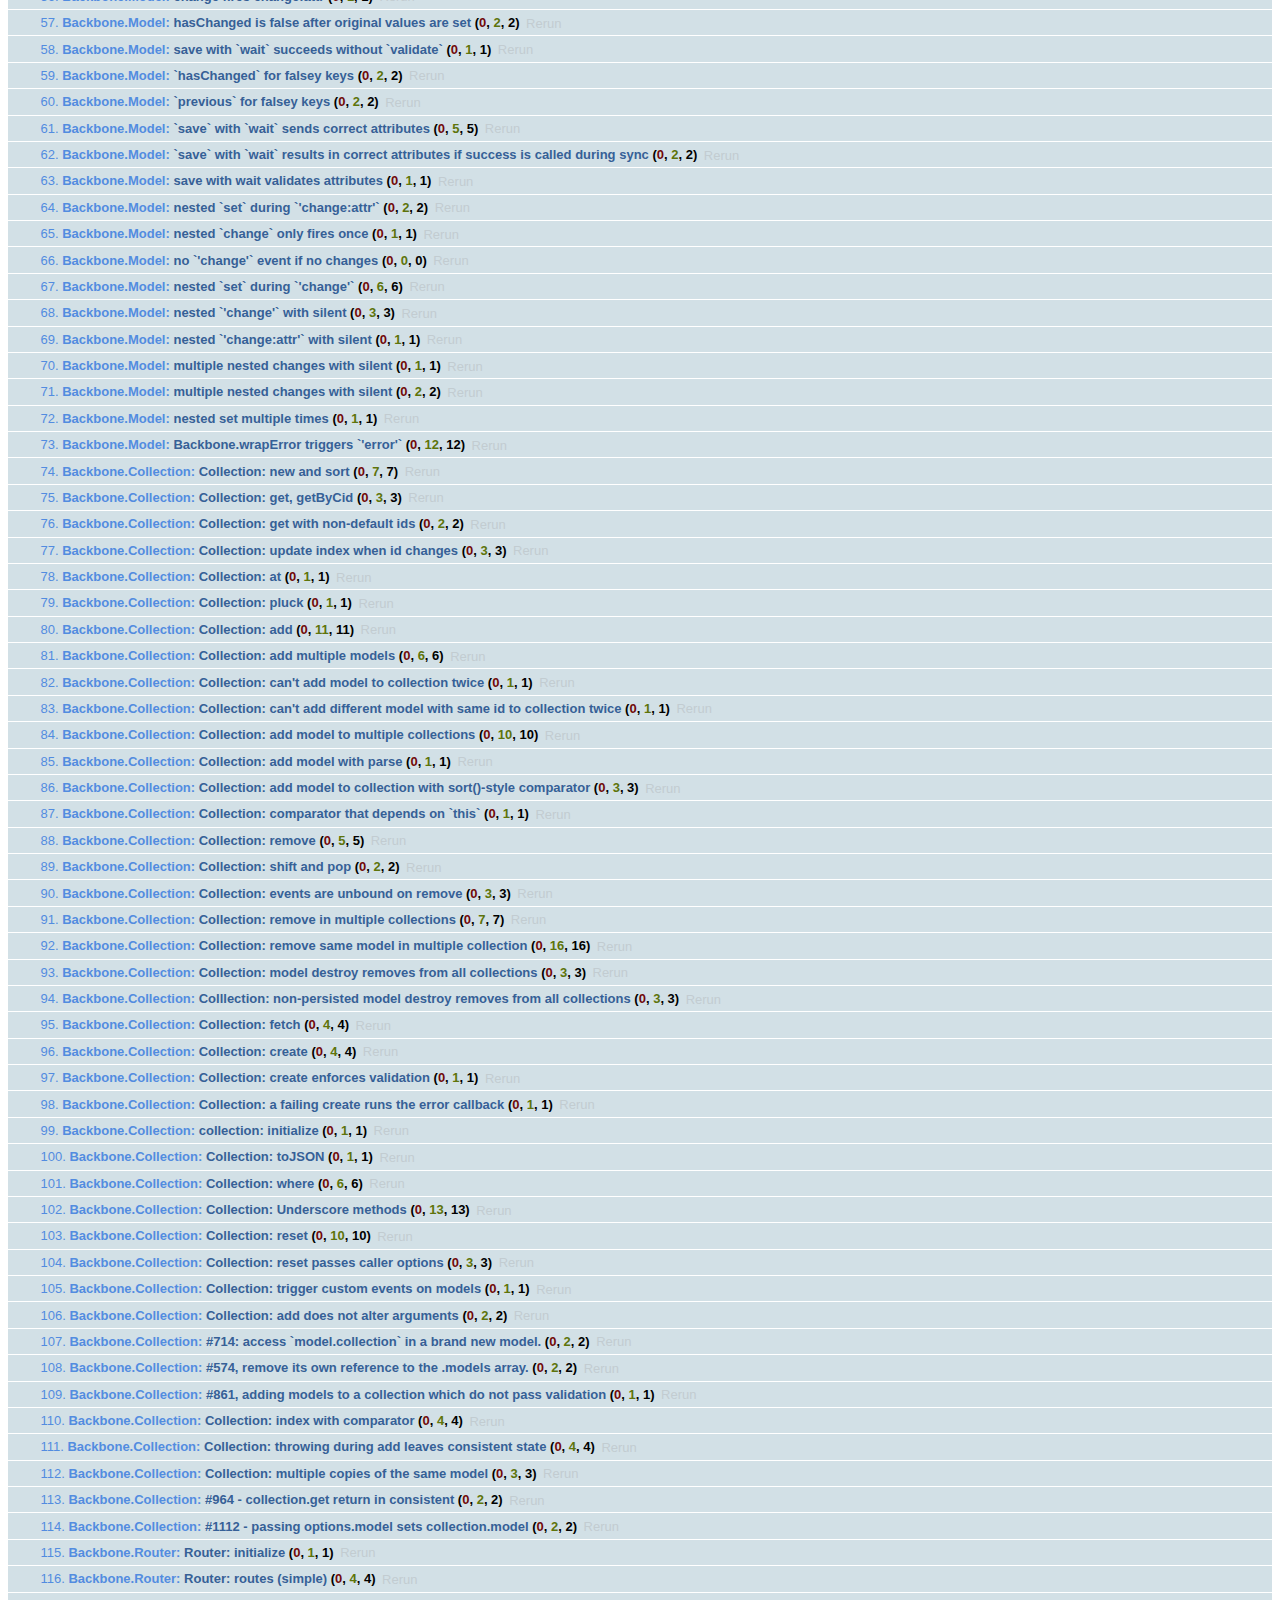
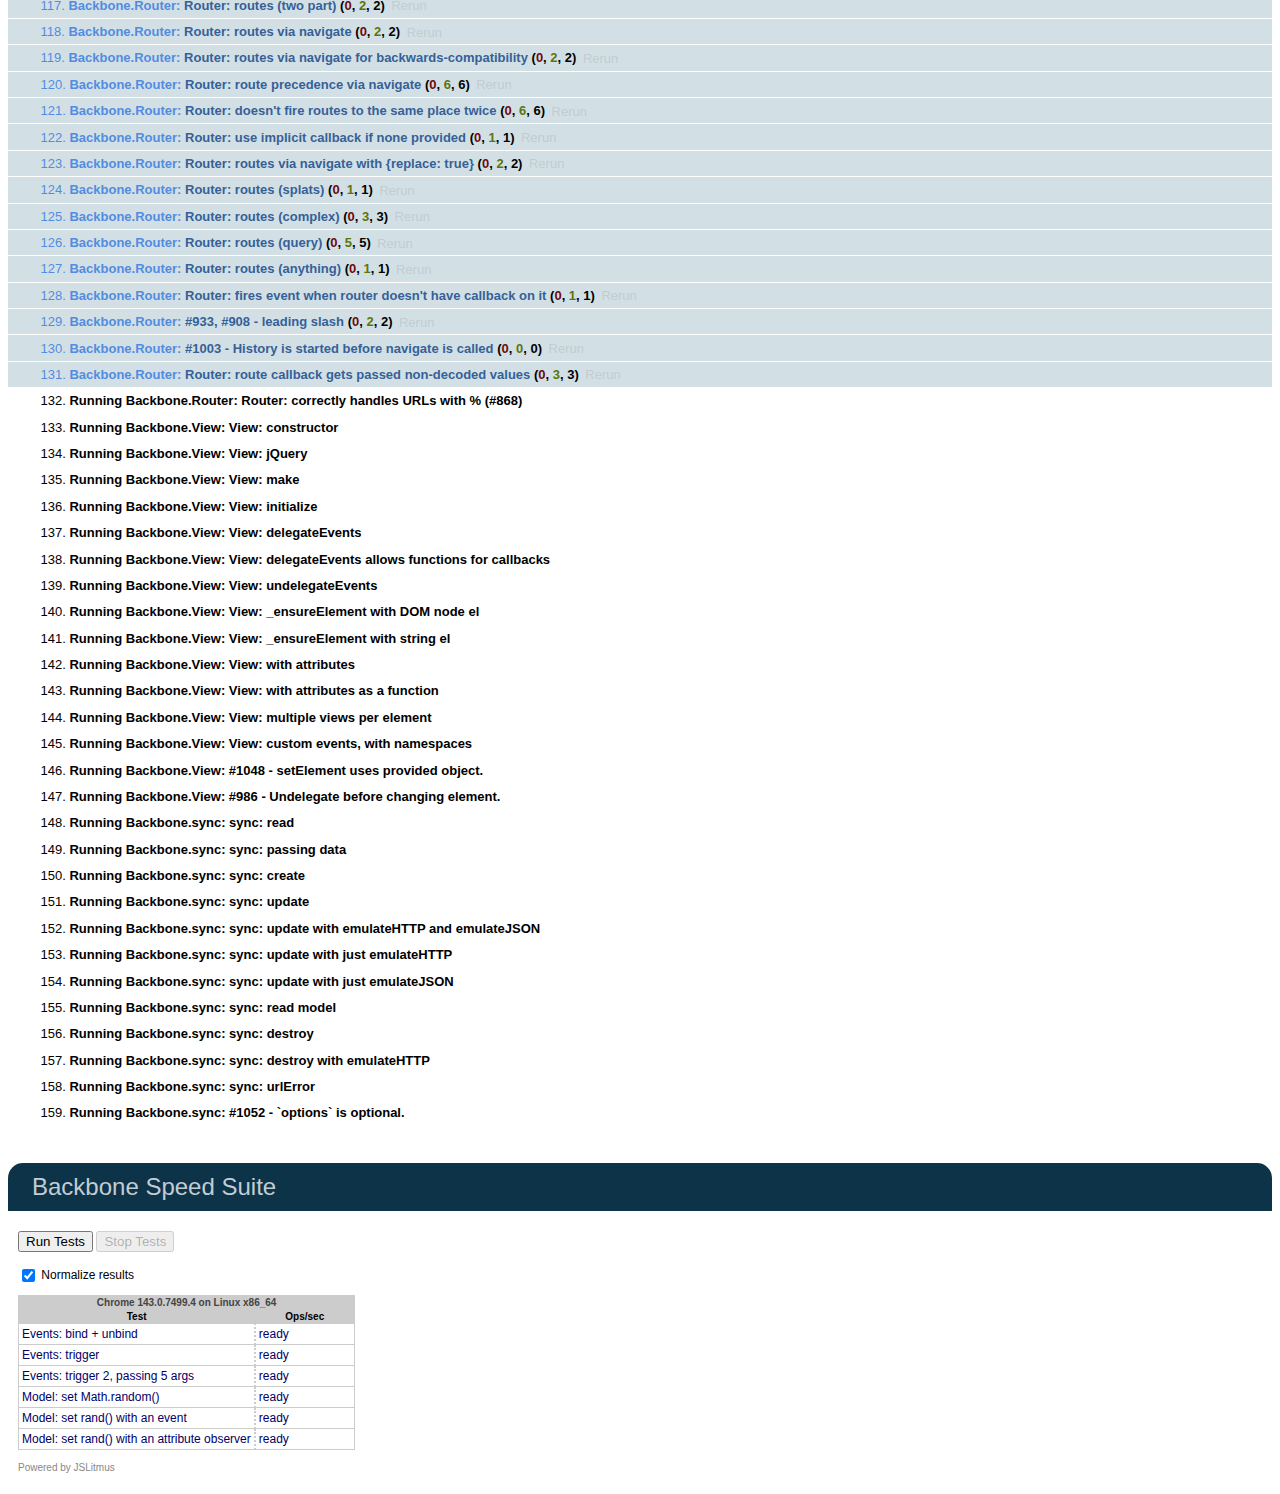
<file: components/backbone/test/test-zepto.html>
<!DOCTYPE HTML>
<html>
<head>
  <title>Backbone Test Suite</title>
  <link rel="stylesheet" href="vendor/qunit.css" type="text/css" media="screen" />
  <script type="text/javascript" src="vendor/json2.js"></script>
  <script type="text/javascript" src="vendor/zepto-0.6.js"></script>
  <script type="text/javascript" src="vendor/qunit.js"></script>
  <script type="text/javascript" src="vendor/jslitmus.js"></script>
  <script type="text/javascript" src="vendor/underscore-1.3.1.js"></script>
  <script type="text/javascript" src="../backbone.js"></script>

  <script type="text/javascript" src="events.js"></script>
  <script type="text/javascript" src="model.js"></script>
  <script type="text/javascript" src="collection.js"></script>
  <script type="text/javascript" src="router.js"></script>
  <script type="text/javascript" src="view.js"></script>
  <script type="text/javascript" src="sync.js"></script>
  <script type="text/javascript" src="speed.js"></script>
</head>
<body>
  <h1 id="qunit-header">Backbone Test Suite</h1>
  <h2 id="qunit-banner"></h2>
  <h2 id="qunit-userAgent"></h2>
  <ol id="qunit-tests"></ol>
  <br /><br />
  <h1 id="qunit-header"><a href="#">Backbone Speed Suite</a></h1>
  <div id="jslitmus_container" style="margin: 20px 10px;"></div>
</body>
</html>
</file>
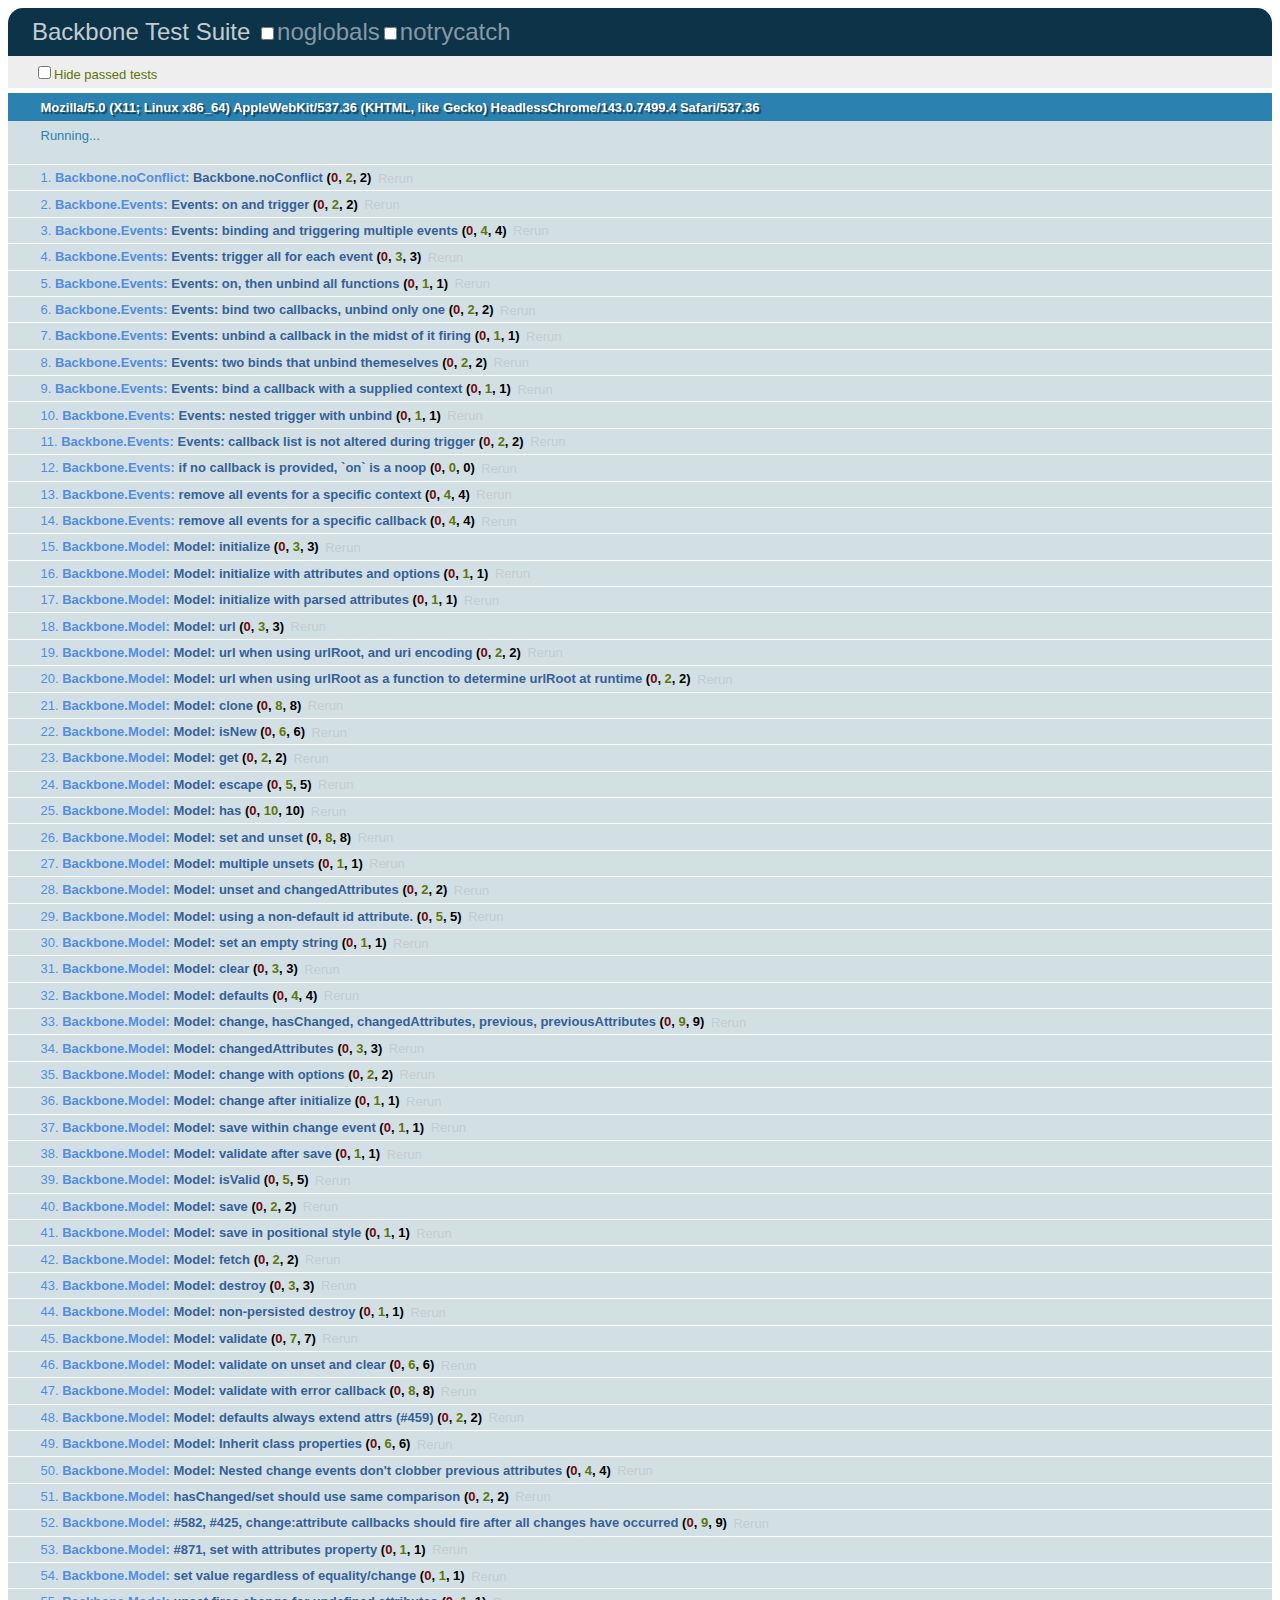
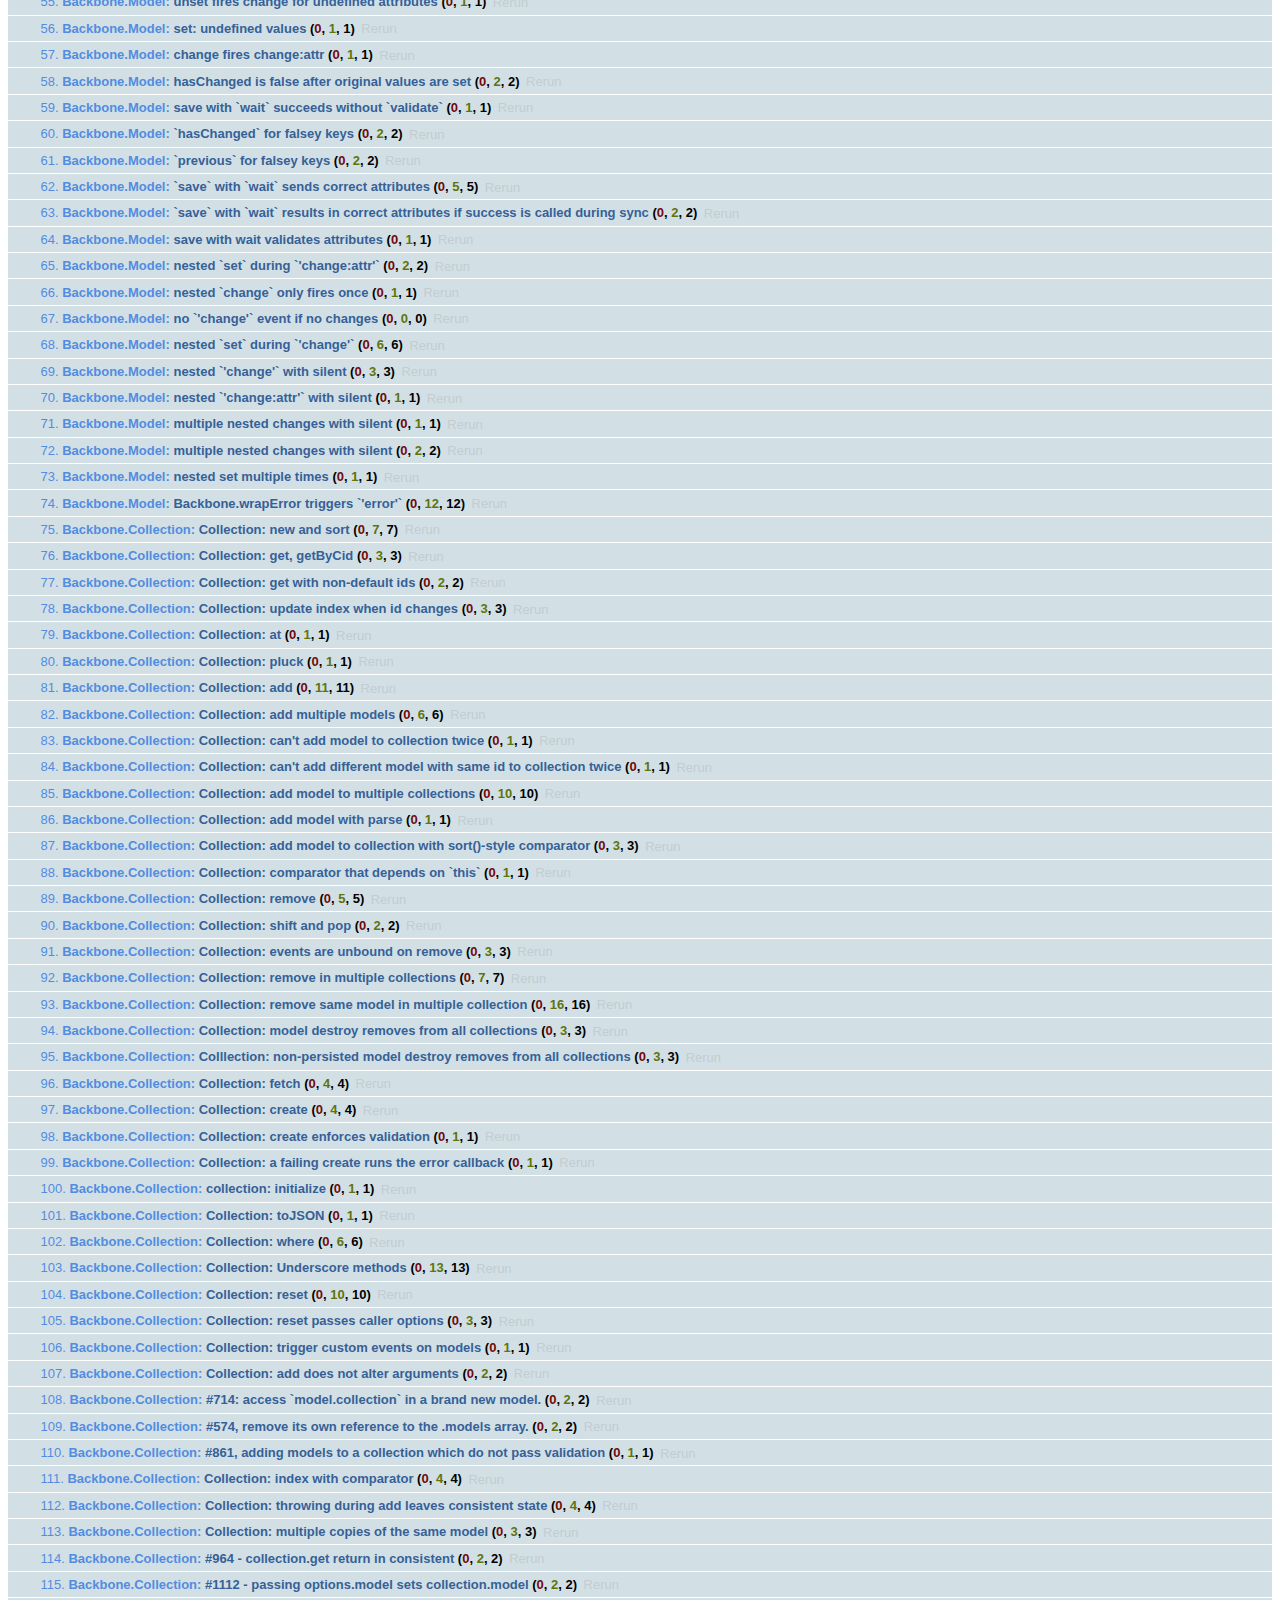
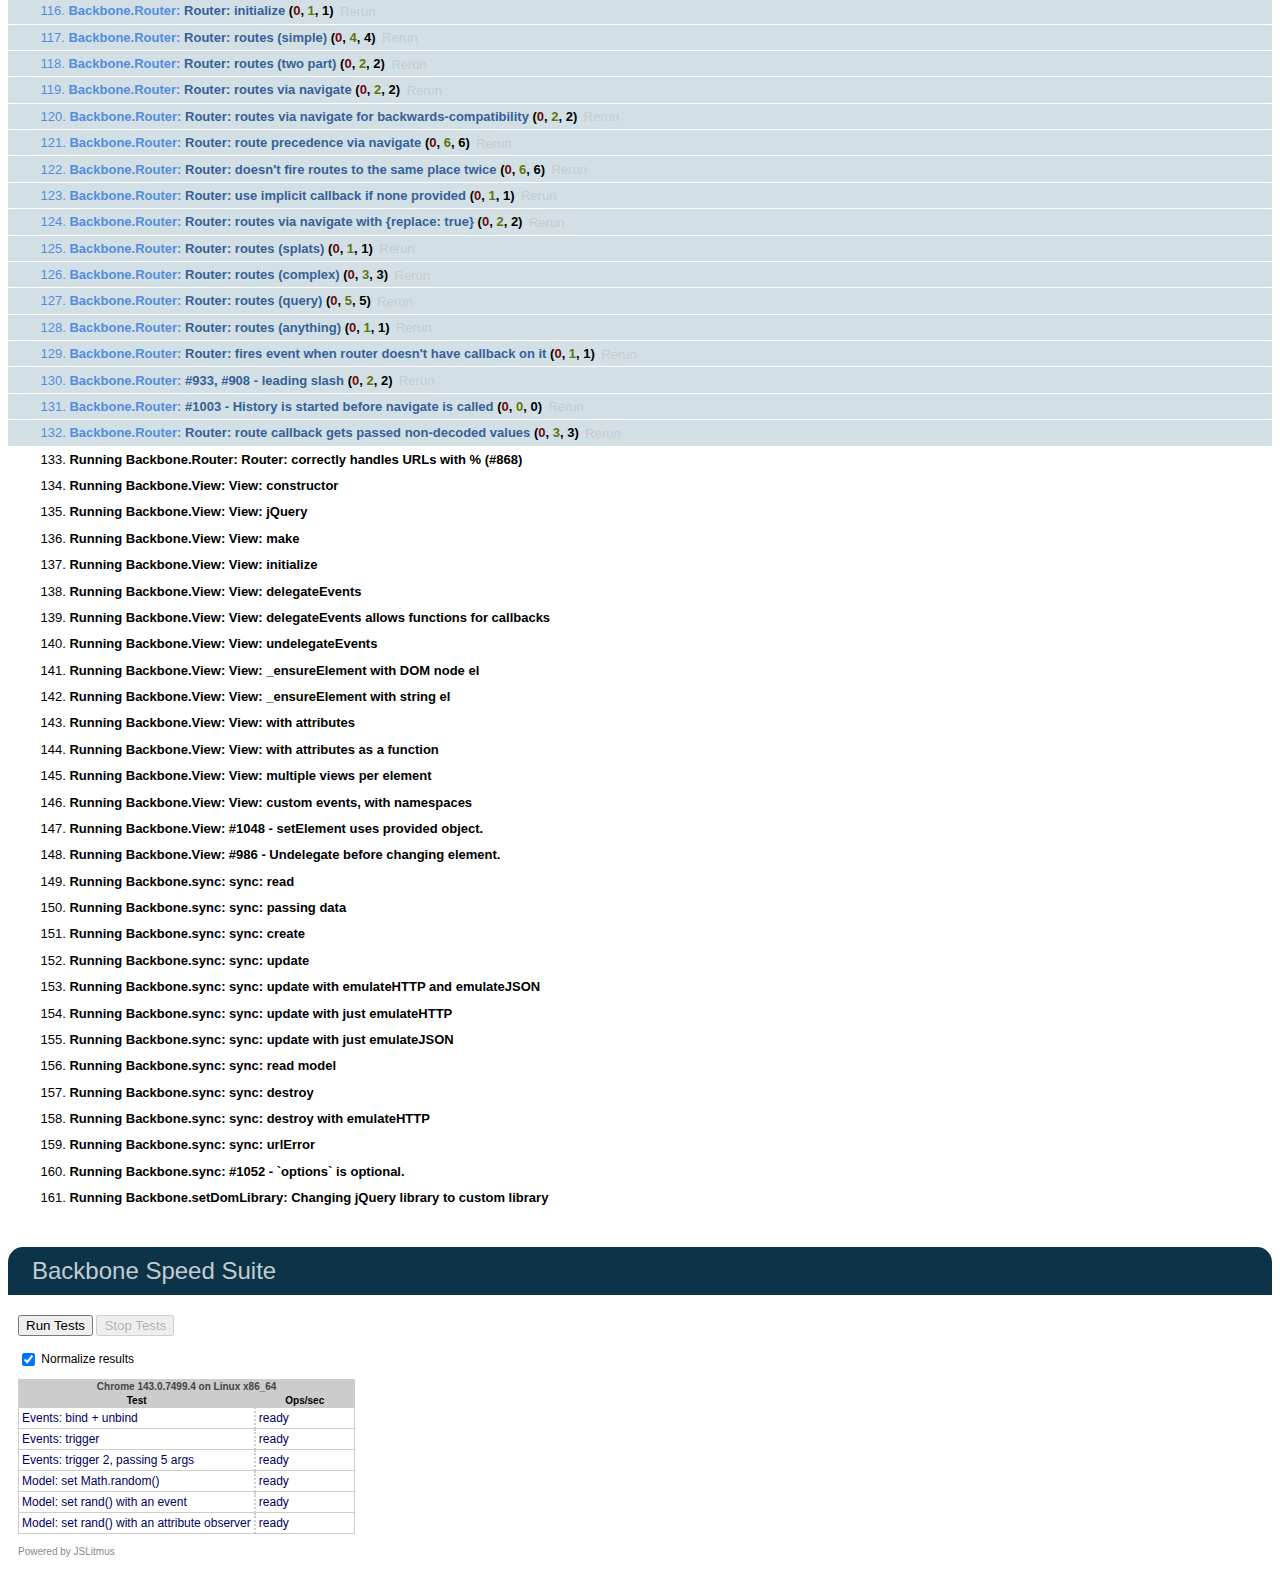
<file: components/backbone/test/test.html>
<!DOCTYPE HTML>
<html>
<head>
  <title>Backbone Test Suite</title>
  <link rel="stylesheet" href="vendor/qunit.css" type="text/css" media="screen" />
  <script type="text/javascript" src="vendor/json2.js"></script>
  <script type="text/javascript" src="vendor/jquery-1.7.1.js"></script>
  <script type="text/javascript" src="vendor/qunit.js"></script>
  <script type="text/javascript">
    QUnit.config.reorder = false;
  </script>
  <script type="text/javascript" src="vendor/jslitmus.js"></script>
  <script type="text/javascript" src="vendor/underscore-1.3.1.js"></script>
  <script type="text/javascript" src="../backbone.js"></script>

  <script type="text/javascript" src="noconflict.js"></script>
  <script type="text/javascript" src="events.js"></script>
  <script type="text/javascript" src="model.js"></script>
  <script type="text/javascript" src="collection.js"></script>
  <script type="text/javascript" src="router.js"></script>
  <script type="text/javascript" src="view.js"></script>
  <script type="text/javascript" src="sync.js"></script>
  <script type="text/javascript" src="speed.js"></script>
  <script type="text/javascript" src="setdomlibrary.js"></script>
</head>
<body>
  <h1 id="qunit-header">Backbone Test Suite</h1>
  <div id="qunit-testrunner-toolbar"></div>
  <h2 id="qunit-banner"></h2>
  <h2 id="qunit-userAgent"></h2>
  <ol id="qunit-tests"></ol>
  <br /><br />
  <h1 id="qunit-header"><a href="#">Backbone Speed Suite</a></h1>
  <div id="jslitmus_container" style="margin: 20px 10px;"></div>
</body>
</html>
</file>
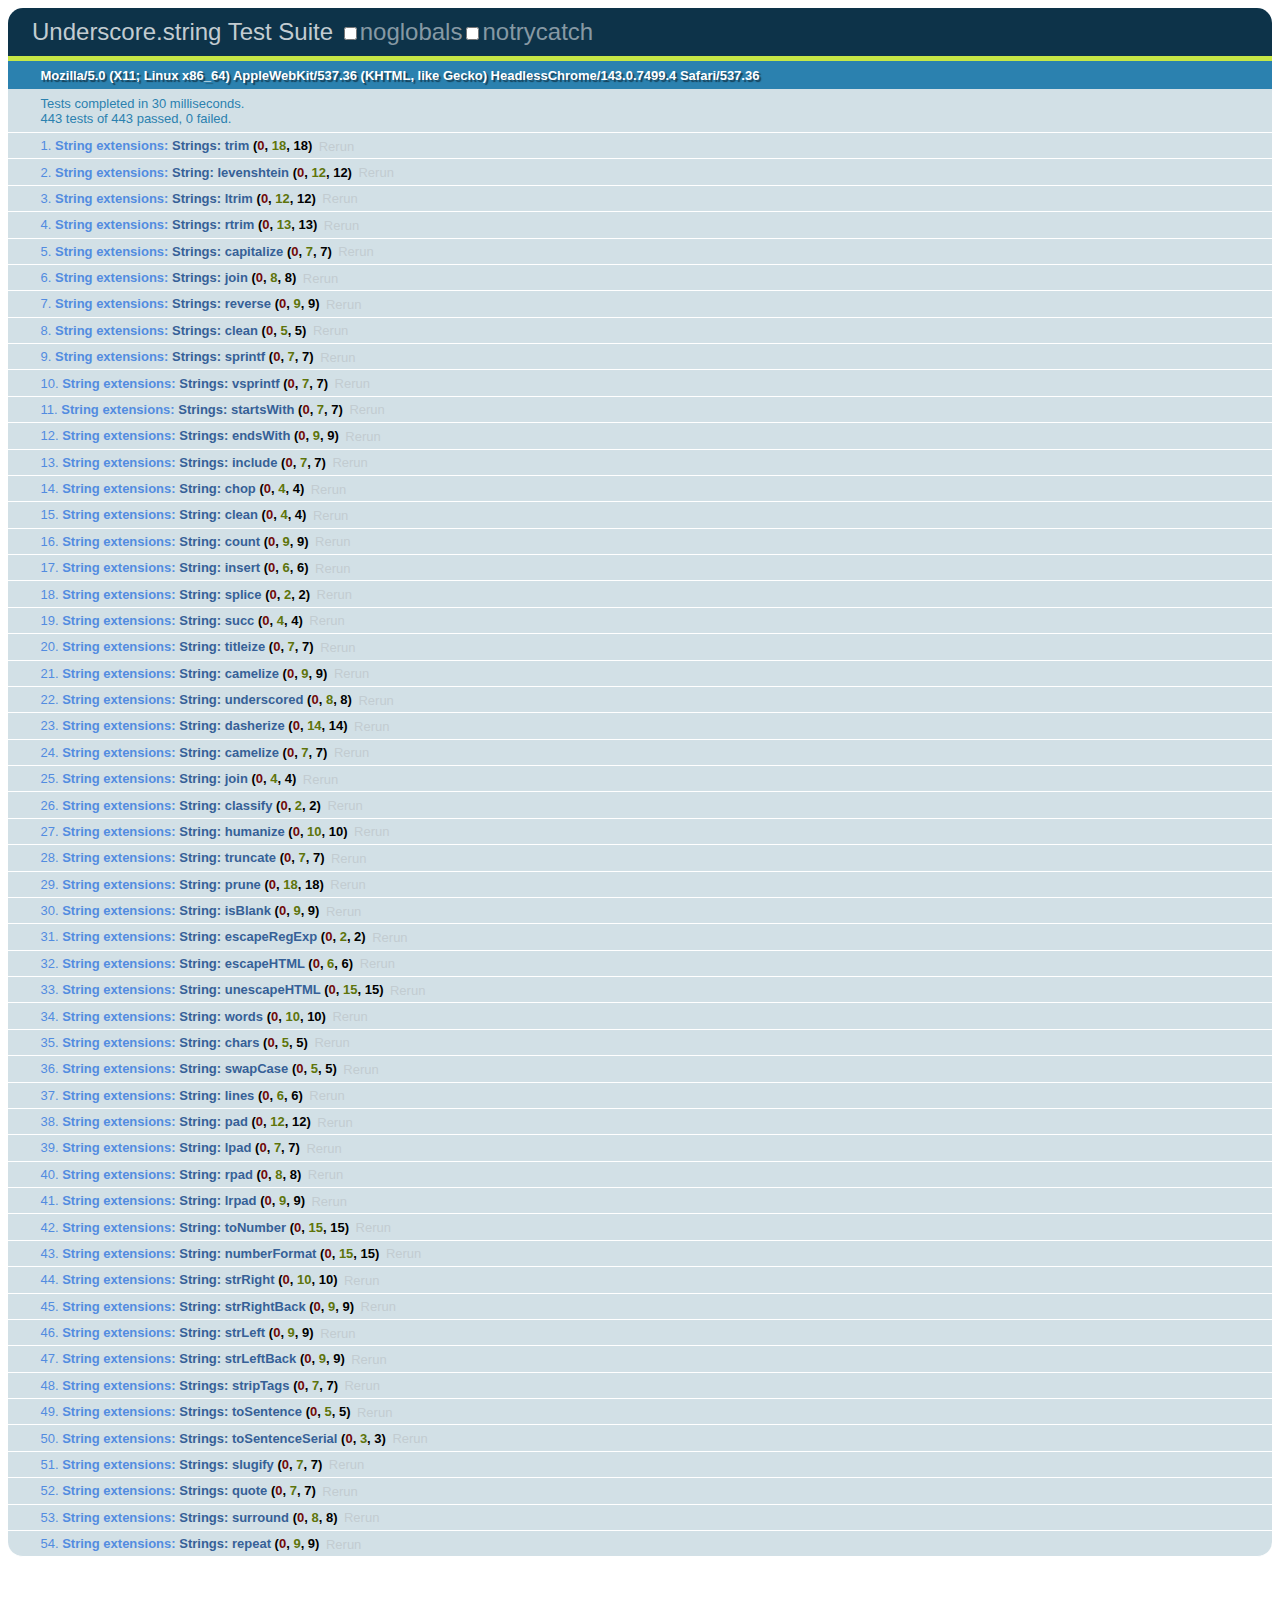
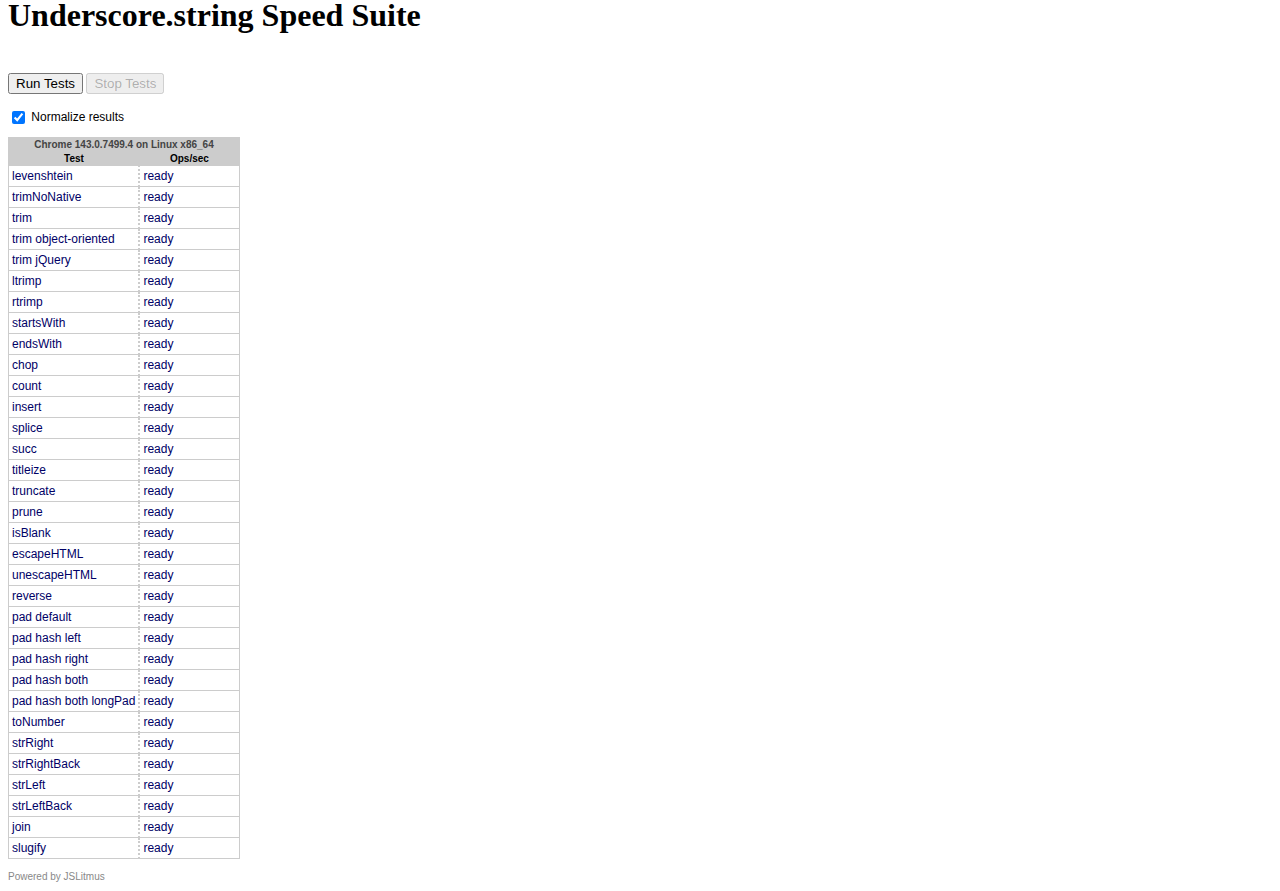
<file: components/underscore.string/test/test.html>
<!DOCTYPE HTML>
<html>
<head>
  <meta charset="utf-8">
  <title>Underscore.strings Test Suite</title>
  <link rel="stylesheet" href="test_underscore/vendor/qunit.css" type="text/css" media="screen" />
  <script type="text/javascript" src="test_underscore/vendor/jquery.js"></script>
  <script type="text/javascript" src="test_underscore/vendor/qunit.js"></script>
  <script type="text/javascript" src="test_underscore/vendor/jslitmus.js"></script>
  <script type="text/javascript" src="underscore.js"></script>
  <script type="text/javascript" src="../lib/underscore.string.js"></script>
  <script type="text/javascript" src="strings.js"></script>
  <script type="text/javascript" src="speed.js"></script>
</head>
<body>
  <h1 id="qunit-header">Underscore.string Test Suite</h1>
  <h2 id="qunit-banner"></h2>
  <h2 id="qunit-userAgent"></h2>
  <ol id="qunit-tests"></ol>
  <br />
  <h1 class="qunit-header">Underscore.string Speed Suite</h1>
  <!-- <h2 class="qunit-userAgent">
    A representative sample of the functions are benchmarked here, to provide
    a sense of how fast they might run in different browsers.
    Each iteration runs on an array of 1000 elements.<br /><br />
    For example, the 'intersect' test measures the number of times you can
    find the intersection of two thousand-element arrays in one second.
  </h2> -->
  <br />
</body>
</html>
</file>
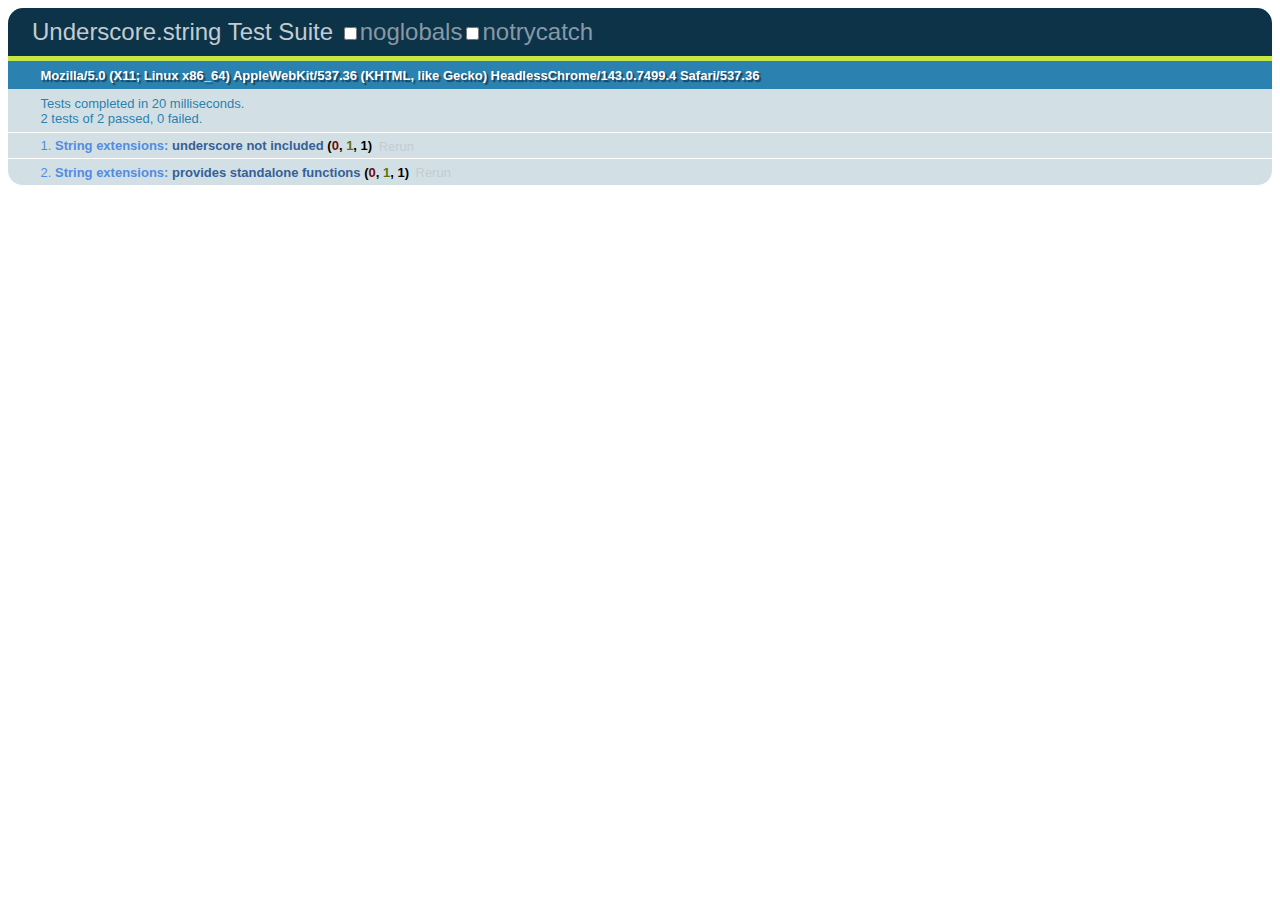
<file: components/underscore.string/test/test_standalone.html>
<!DOCTYPE HTML>
<html>
<head>
  <title>Underscore.strings Test Suite</title>
  <link rel="stylesheet" href="test_underscore/vendor/qunit.css" type="text/css" media="screen" />
  <script type="text/javascript" src="test_underscore/vendor/jquery.js"></script>
  <script type="text/javascript" src="test_underscore/vendor/qunit.js"></script>
  <script type="text/javascript" src="../lib/underscore.string.js"></script>
  <script type="text/javascript" src="strings_standalone.js"></script>

</head>
<body>
  <h1 id="qunit-header">Underscore.string Test Suite</h1>
  <h2 id="qunit-banner"></h2>
  <h2 id="qunit-userAgent"></h2>
  <ol id="qunit-tests"></ol>
</body>
</html>
</file>
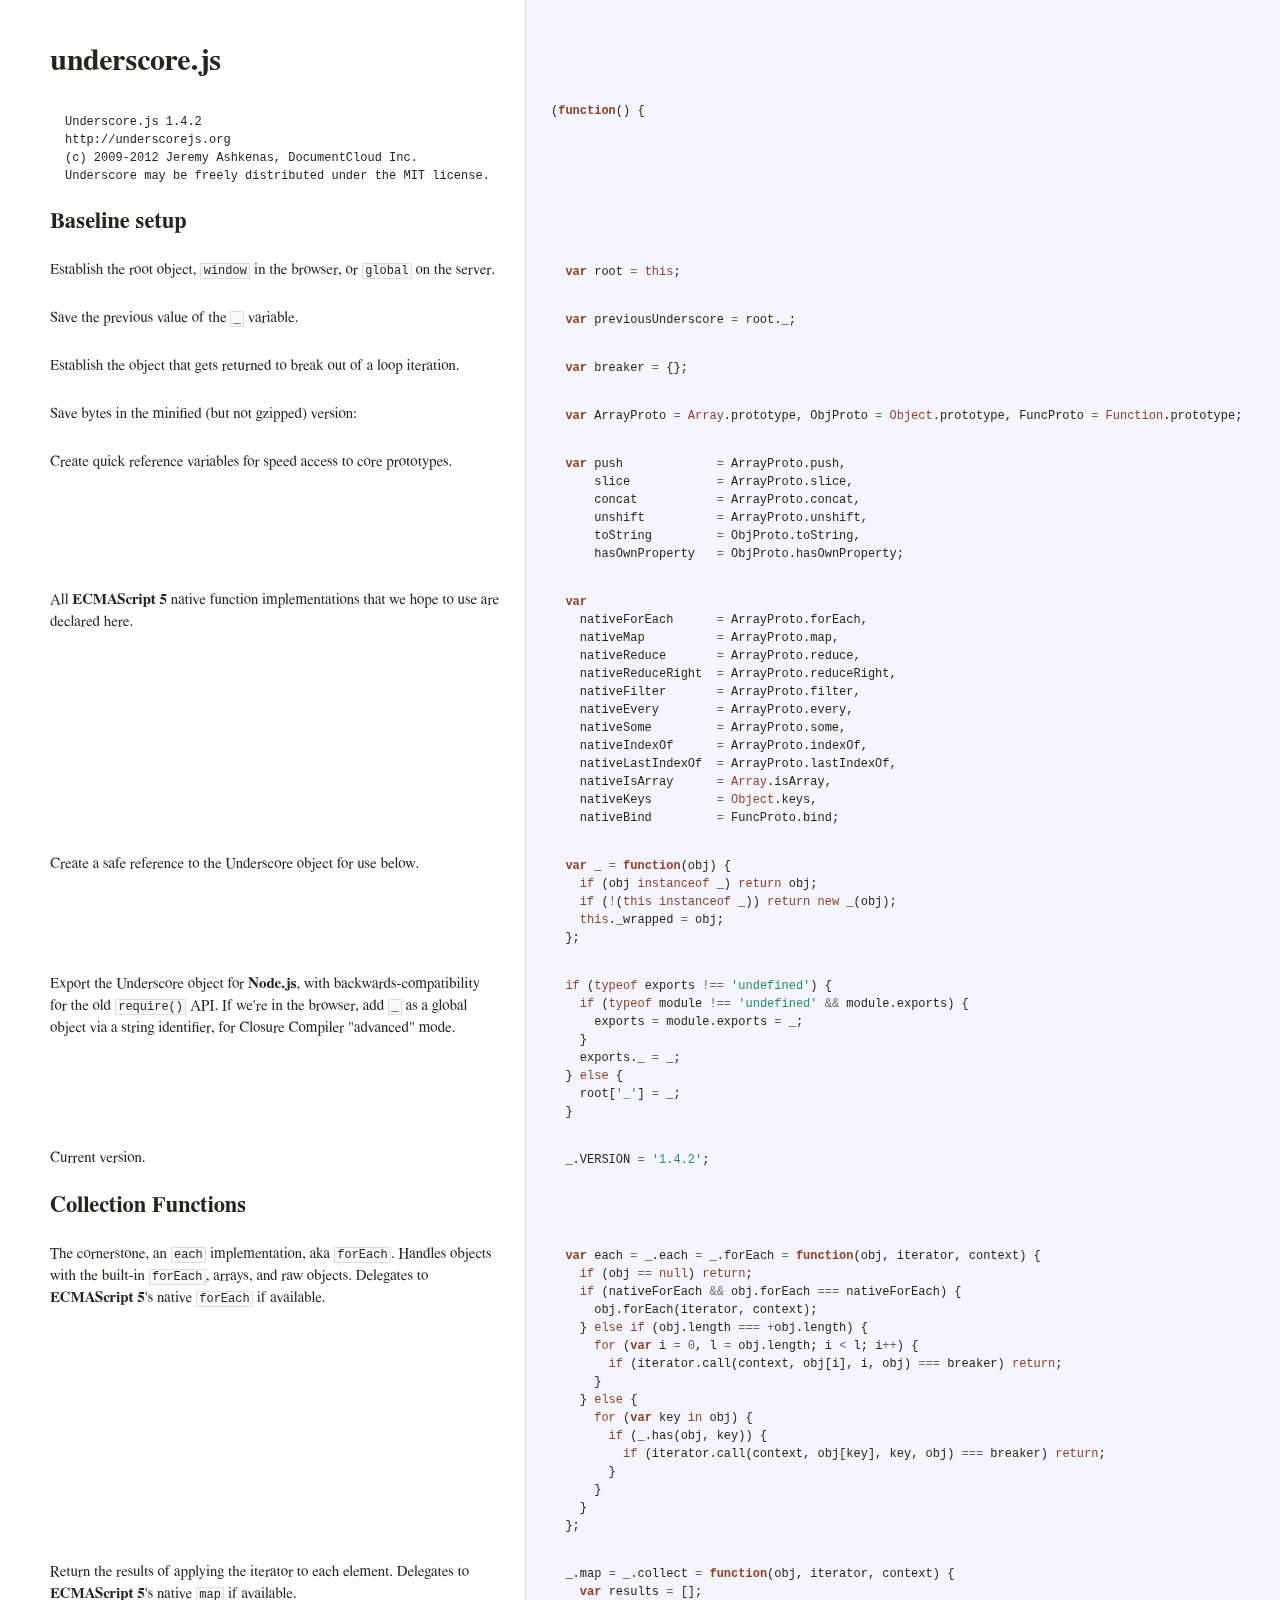
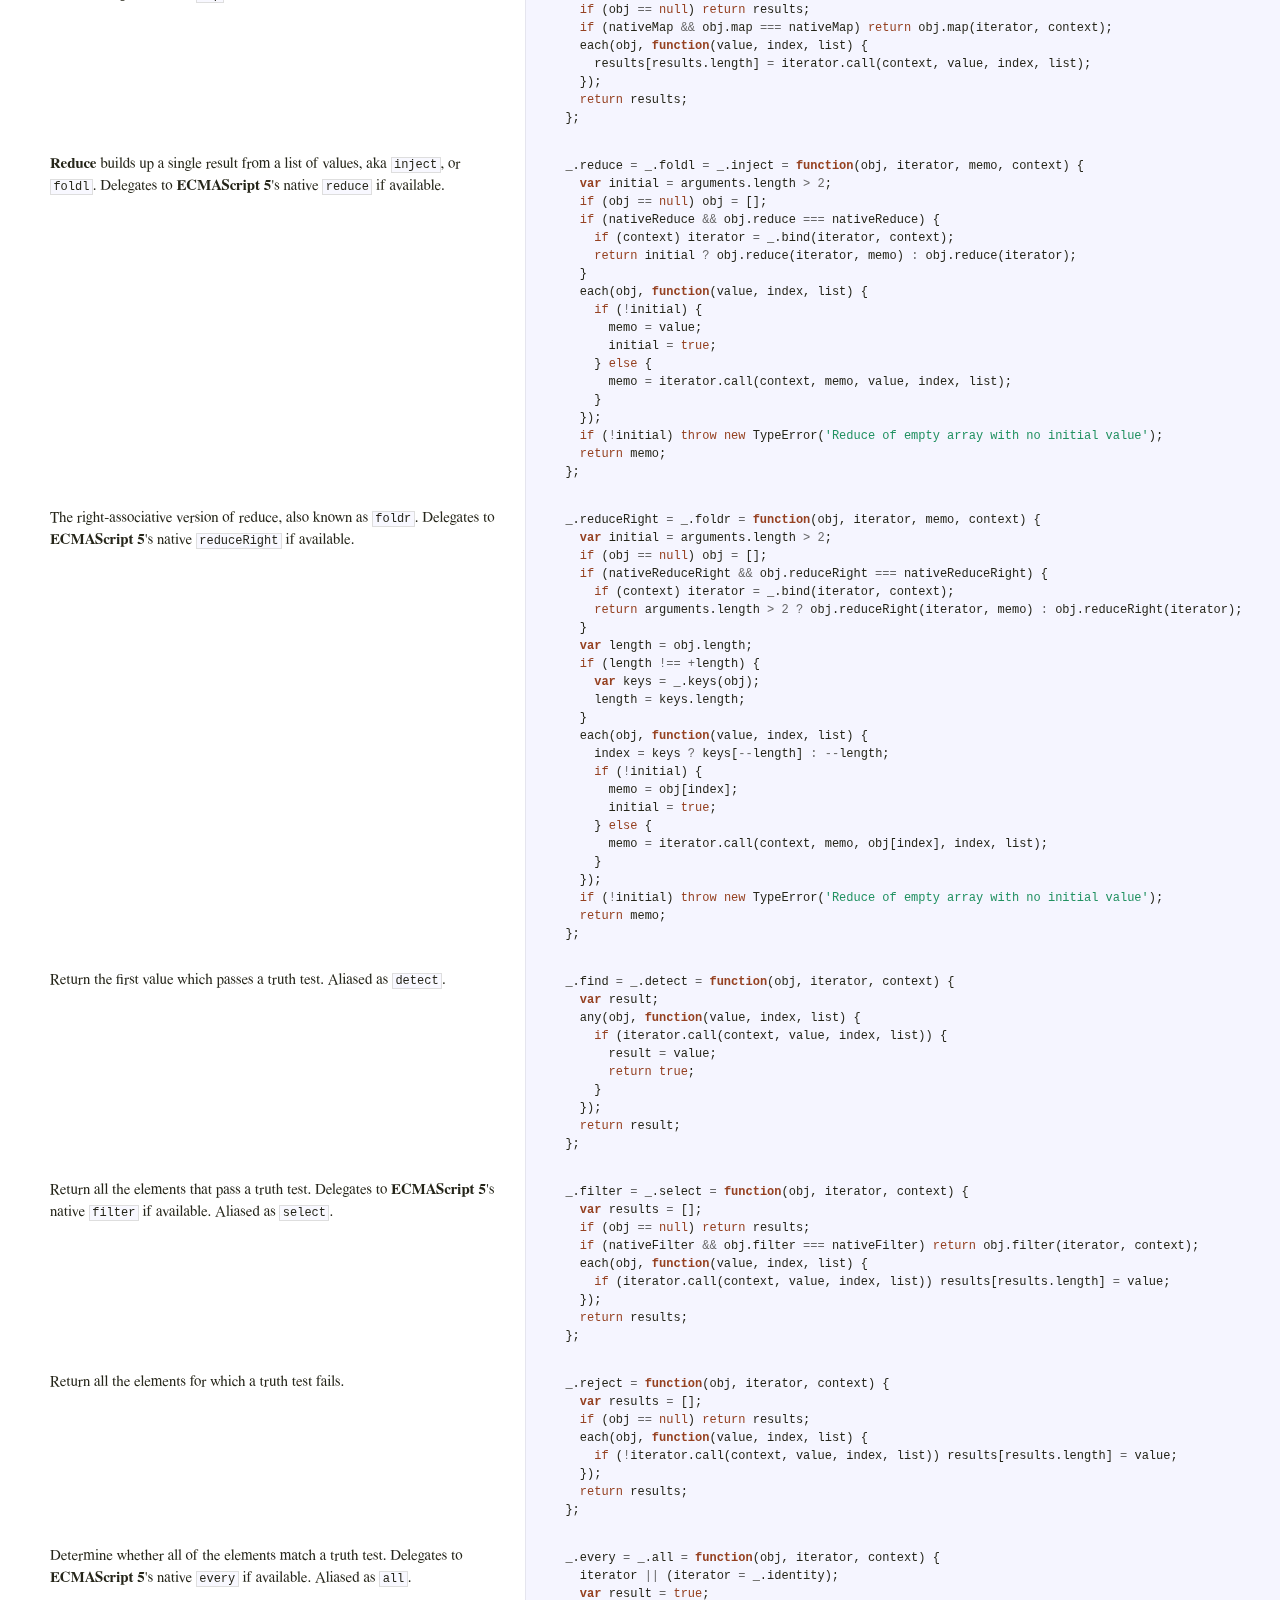
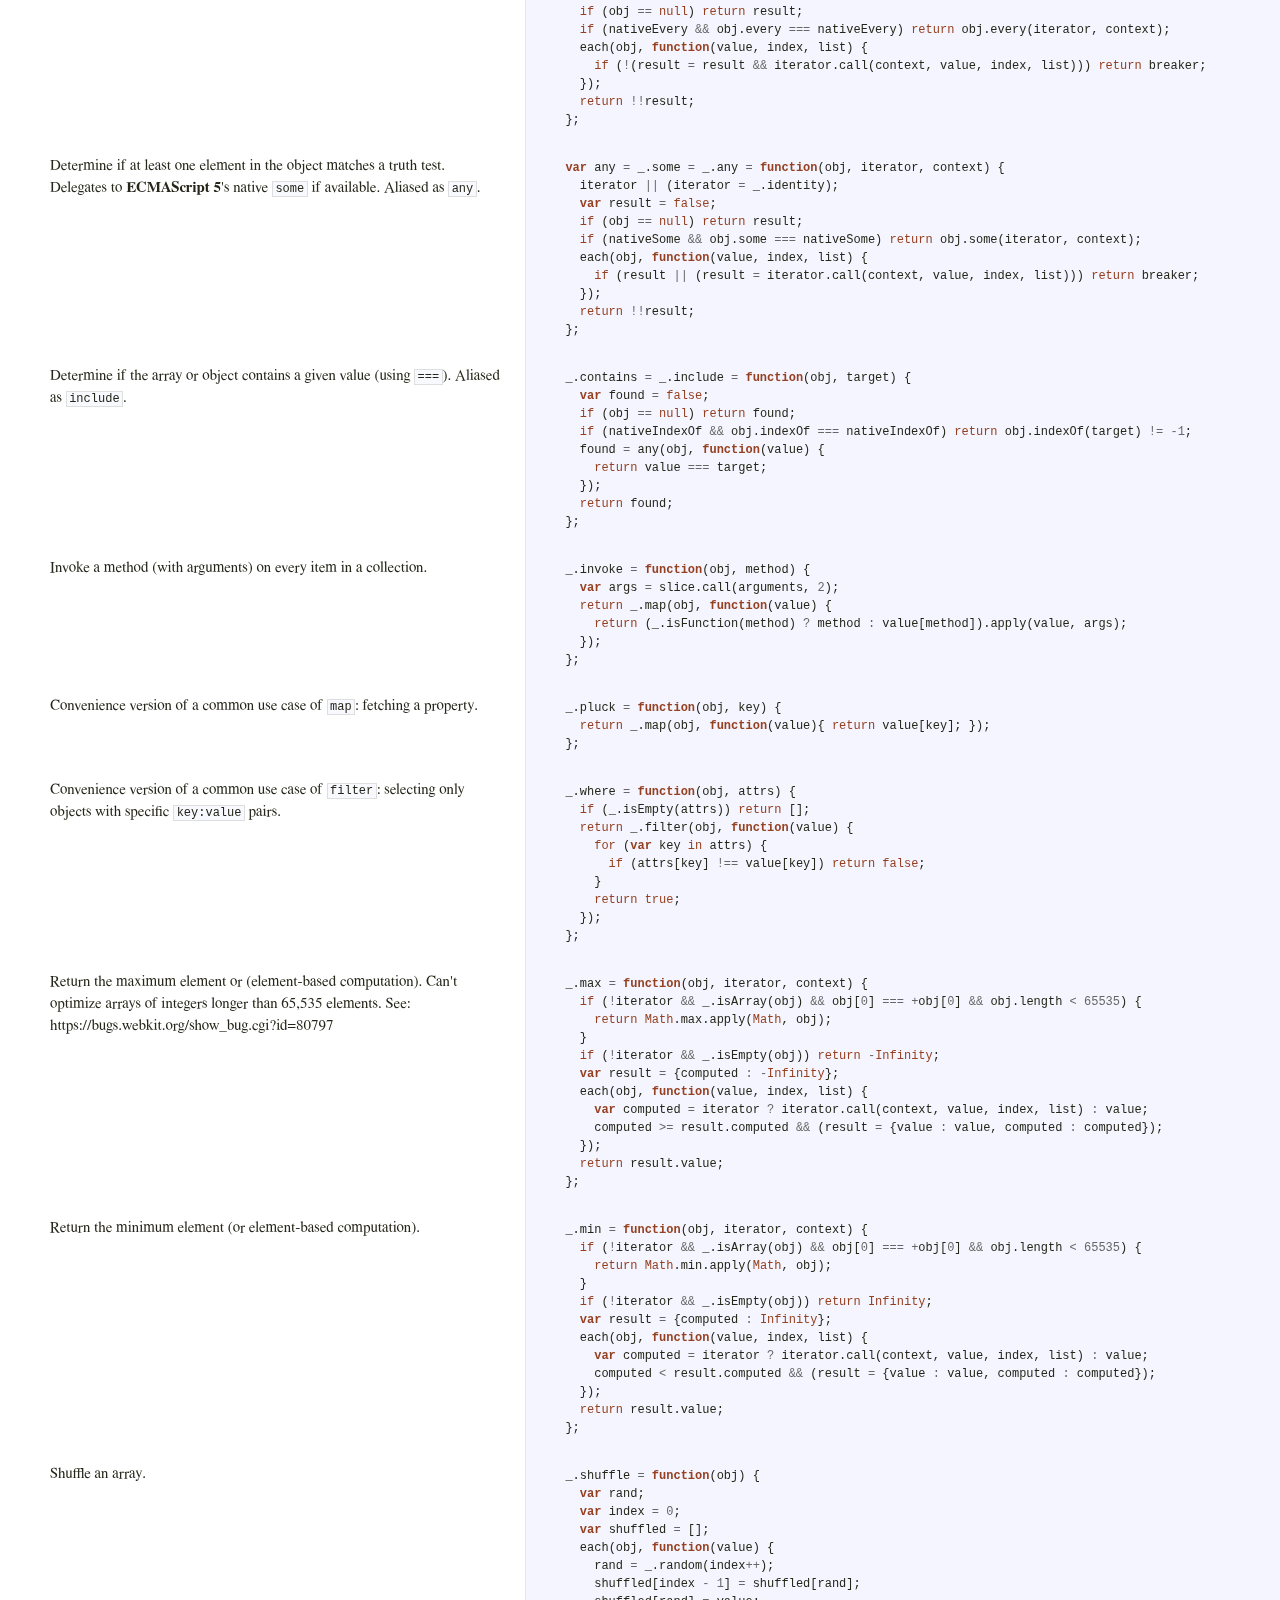
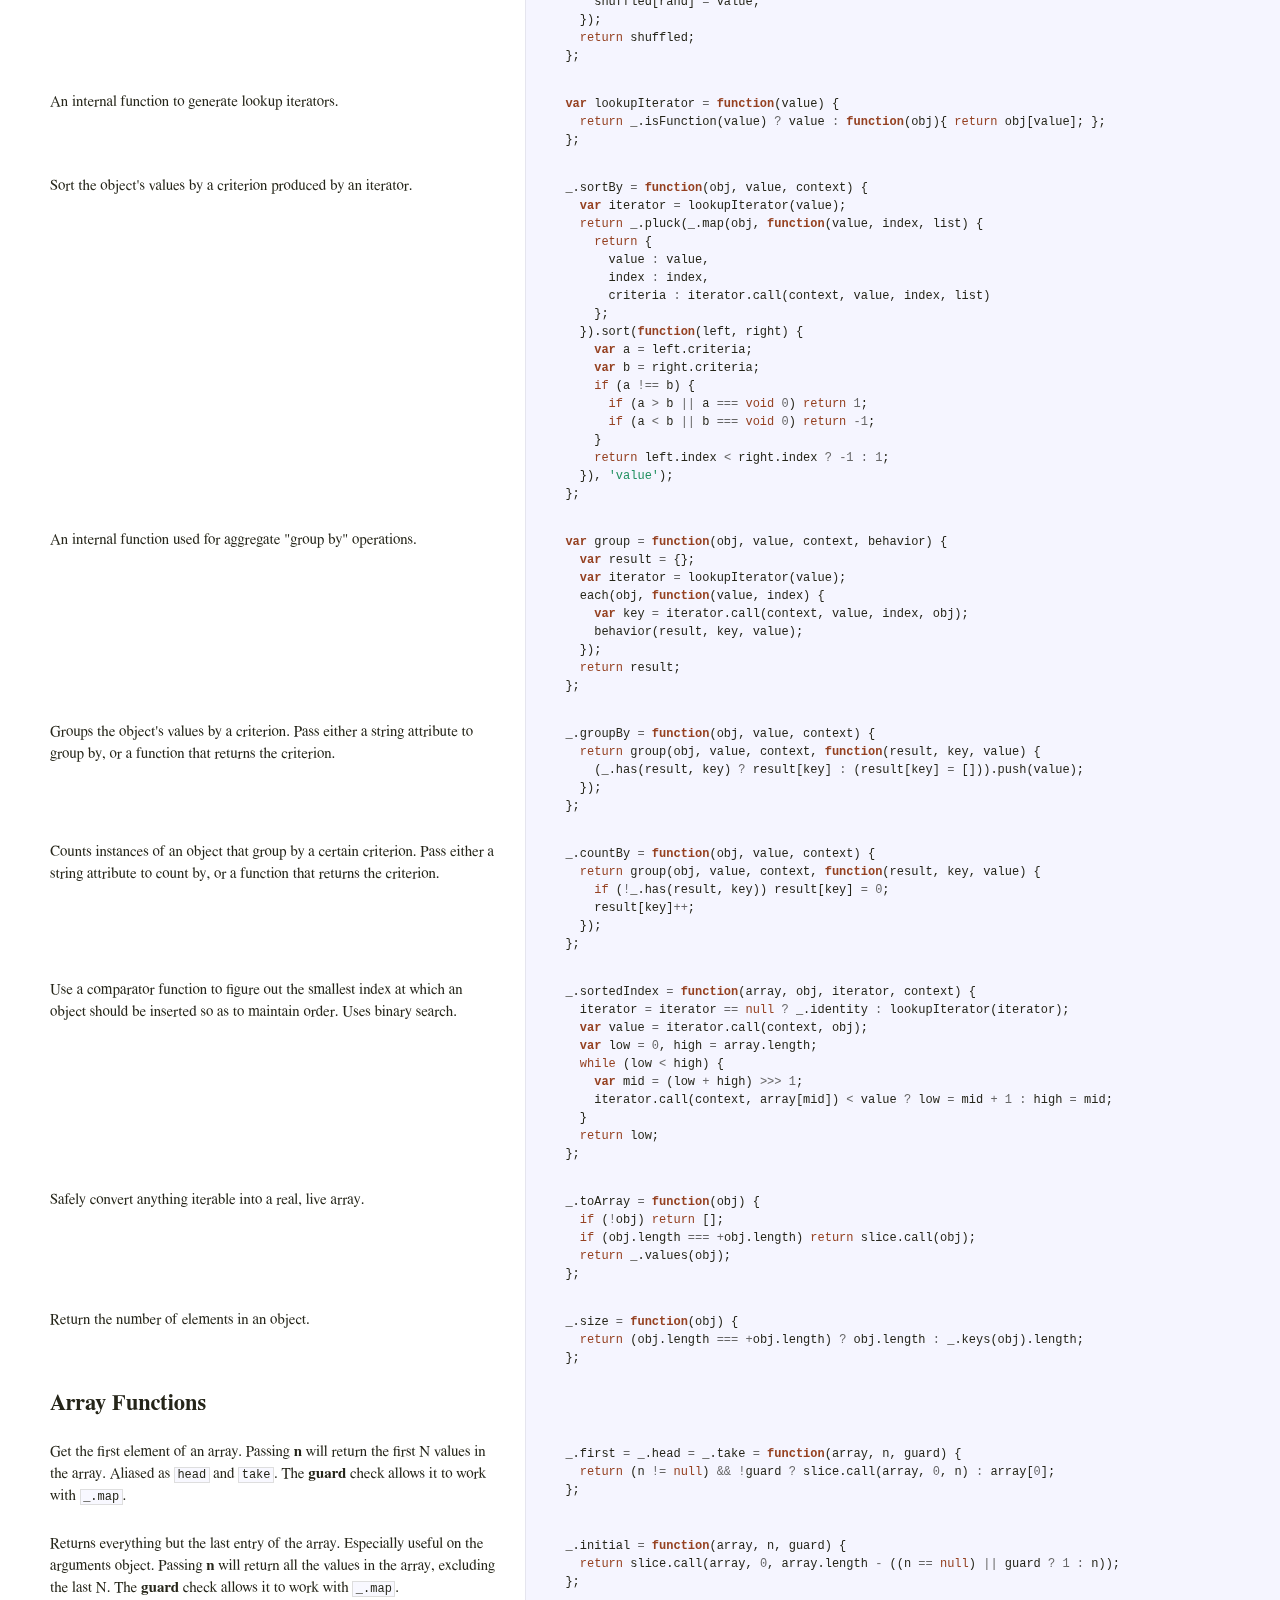
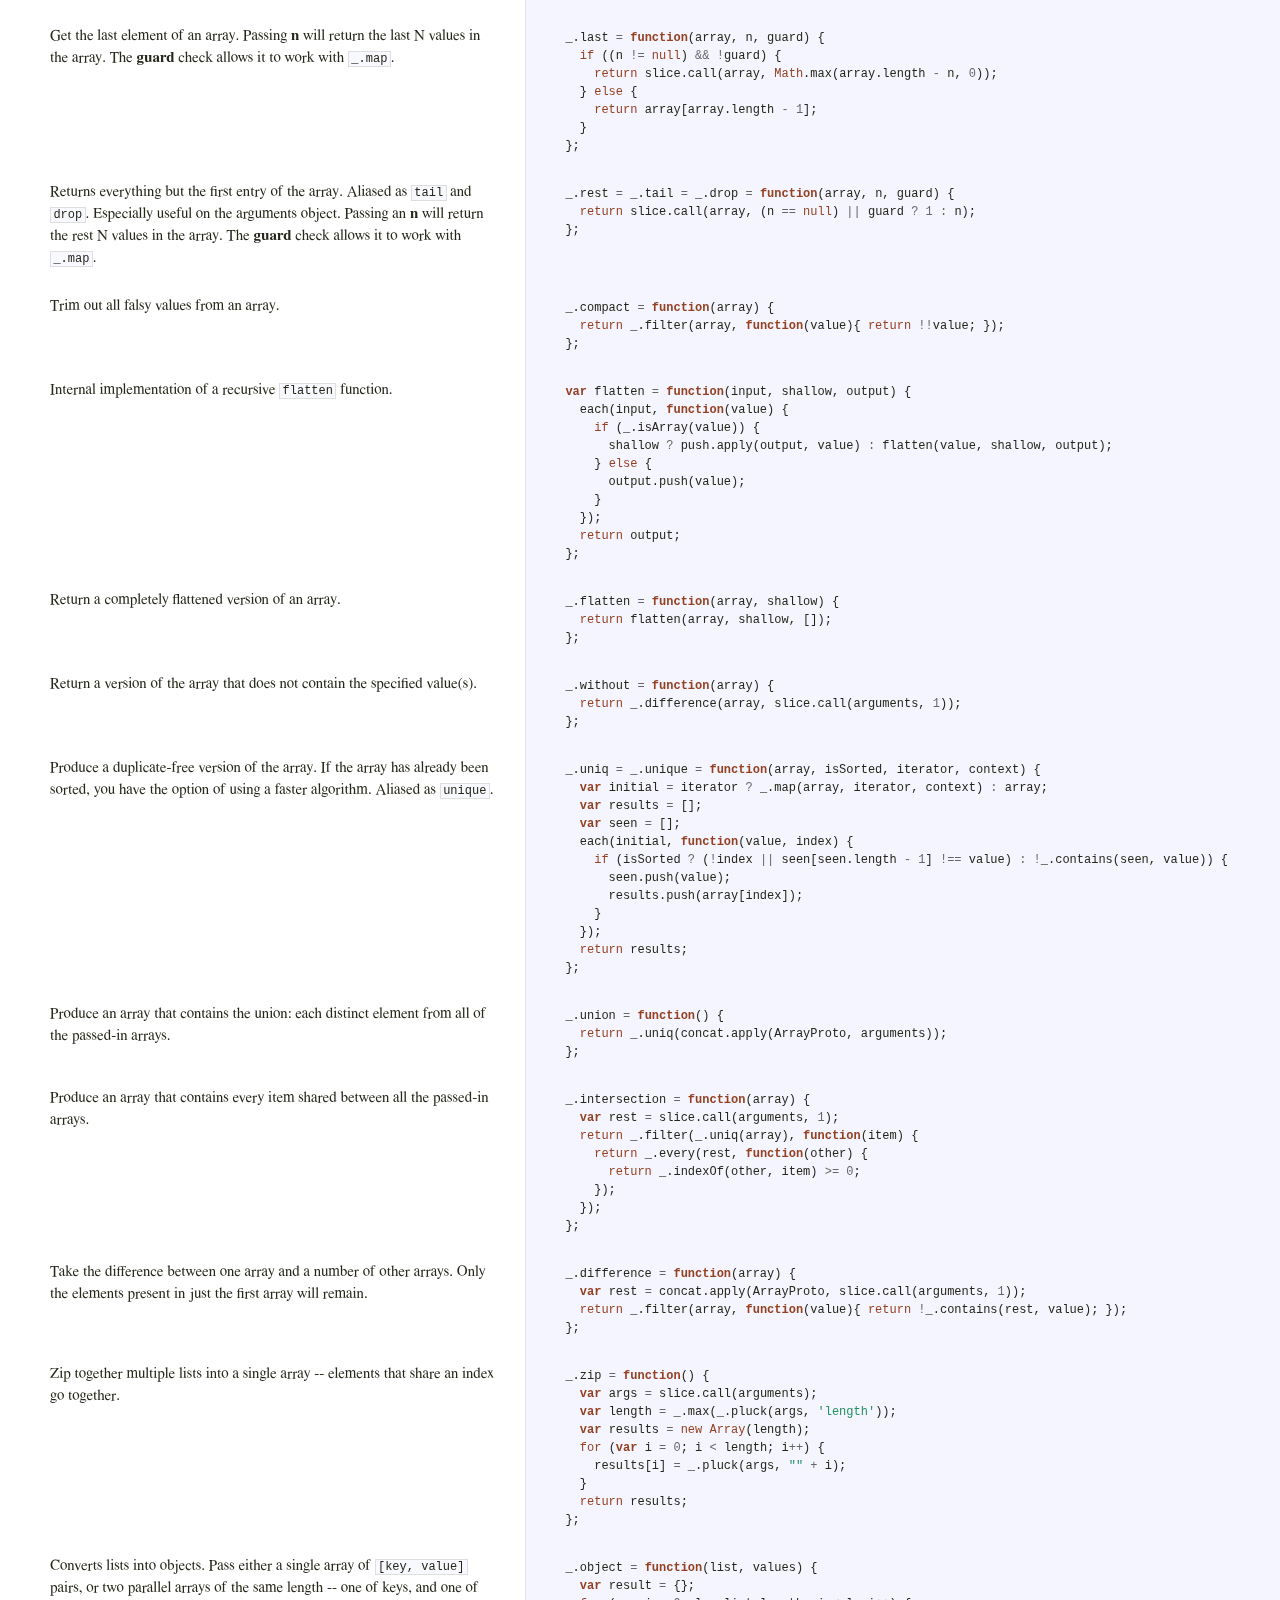
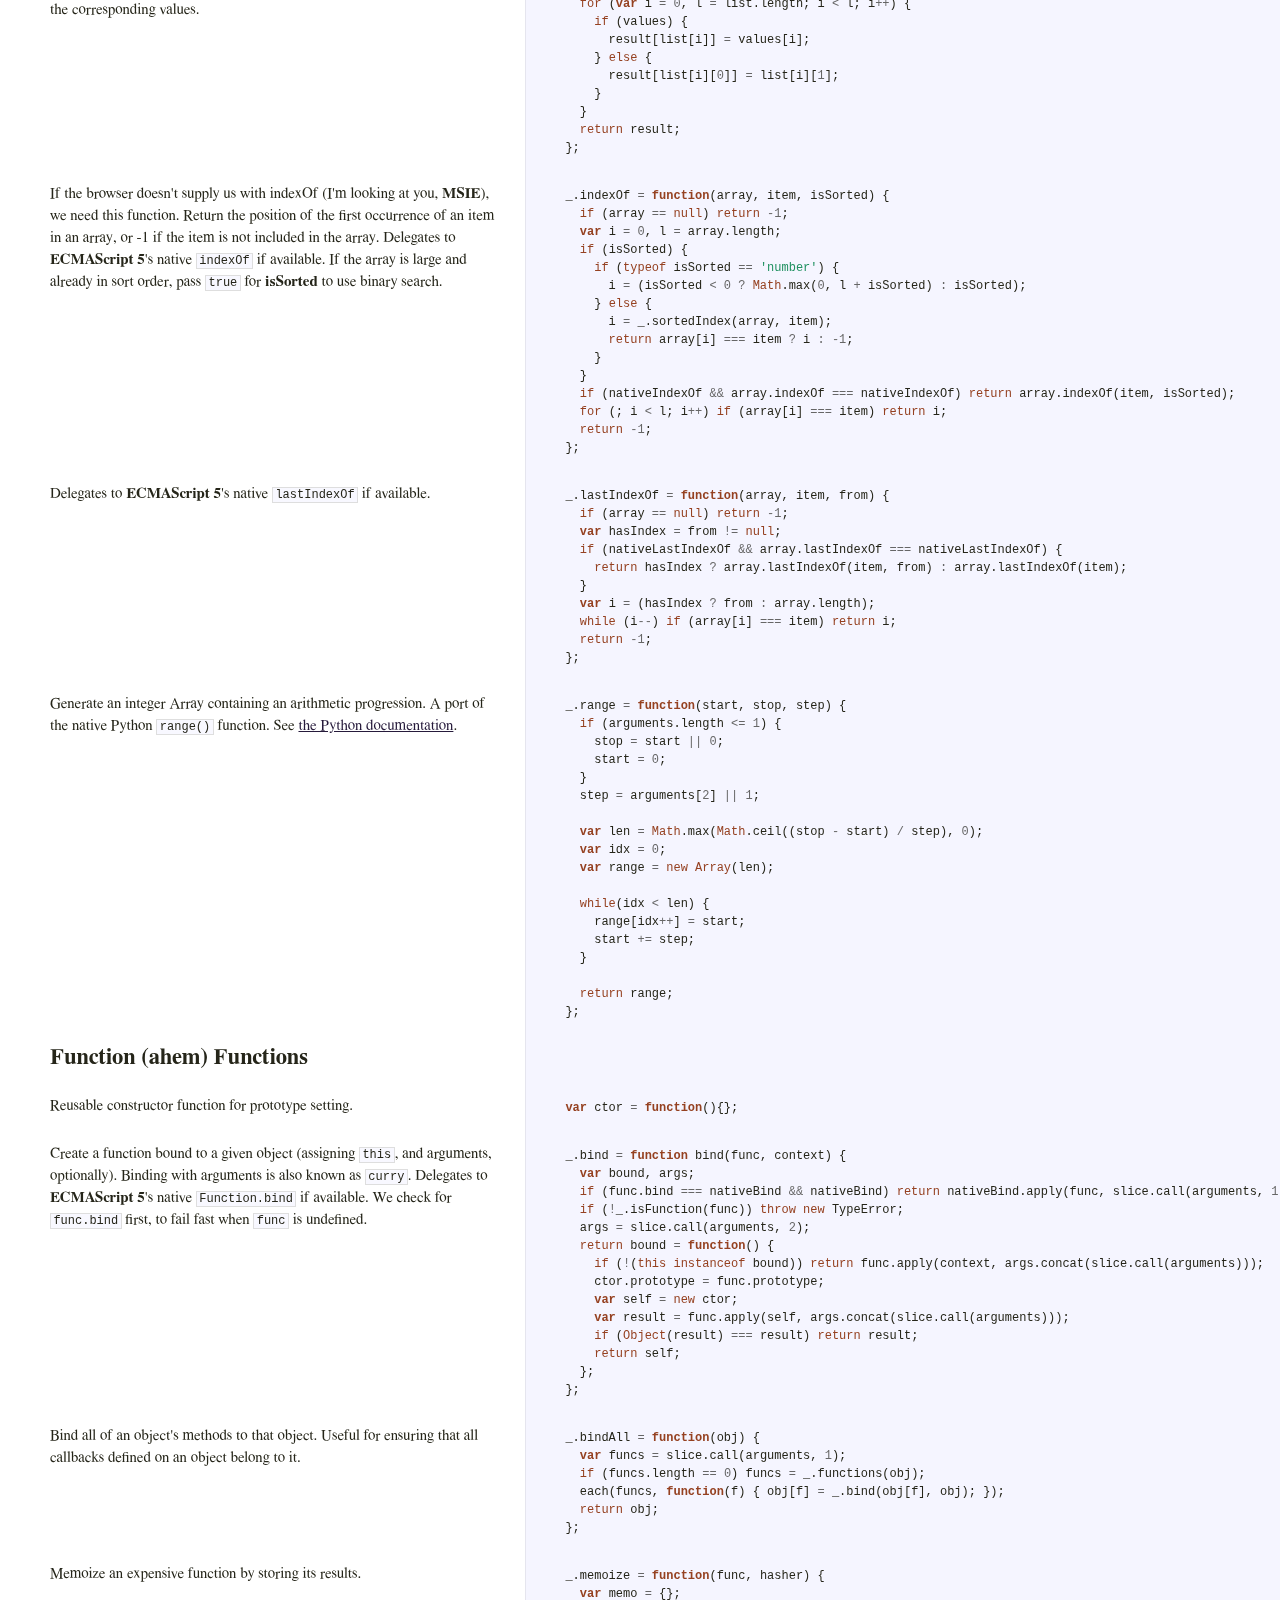
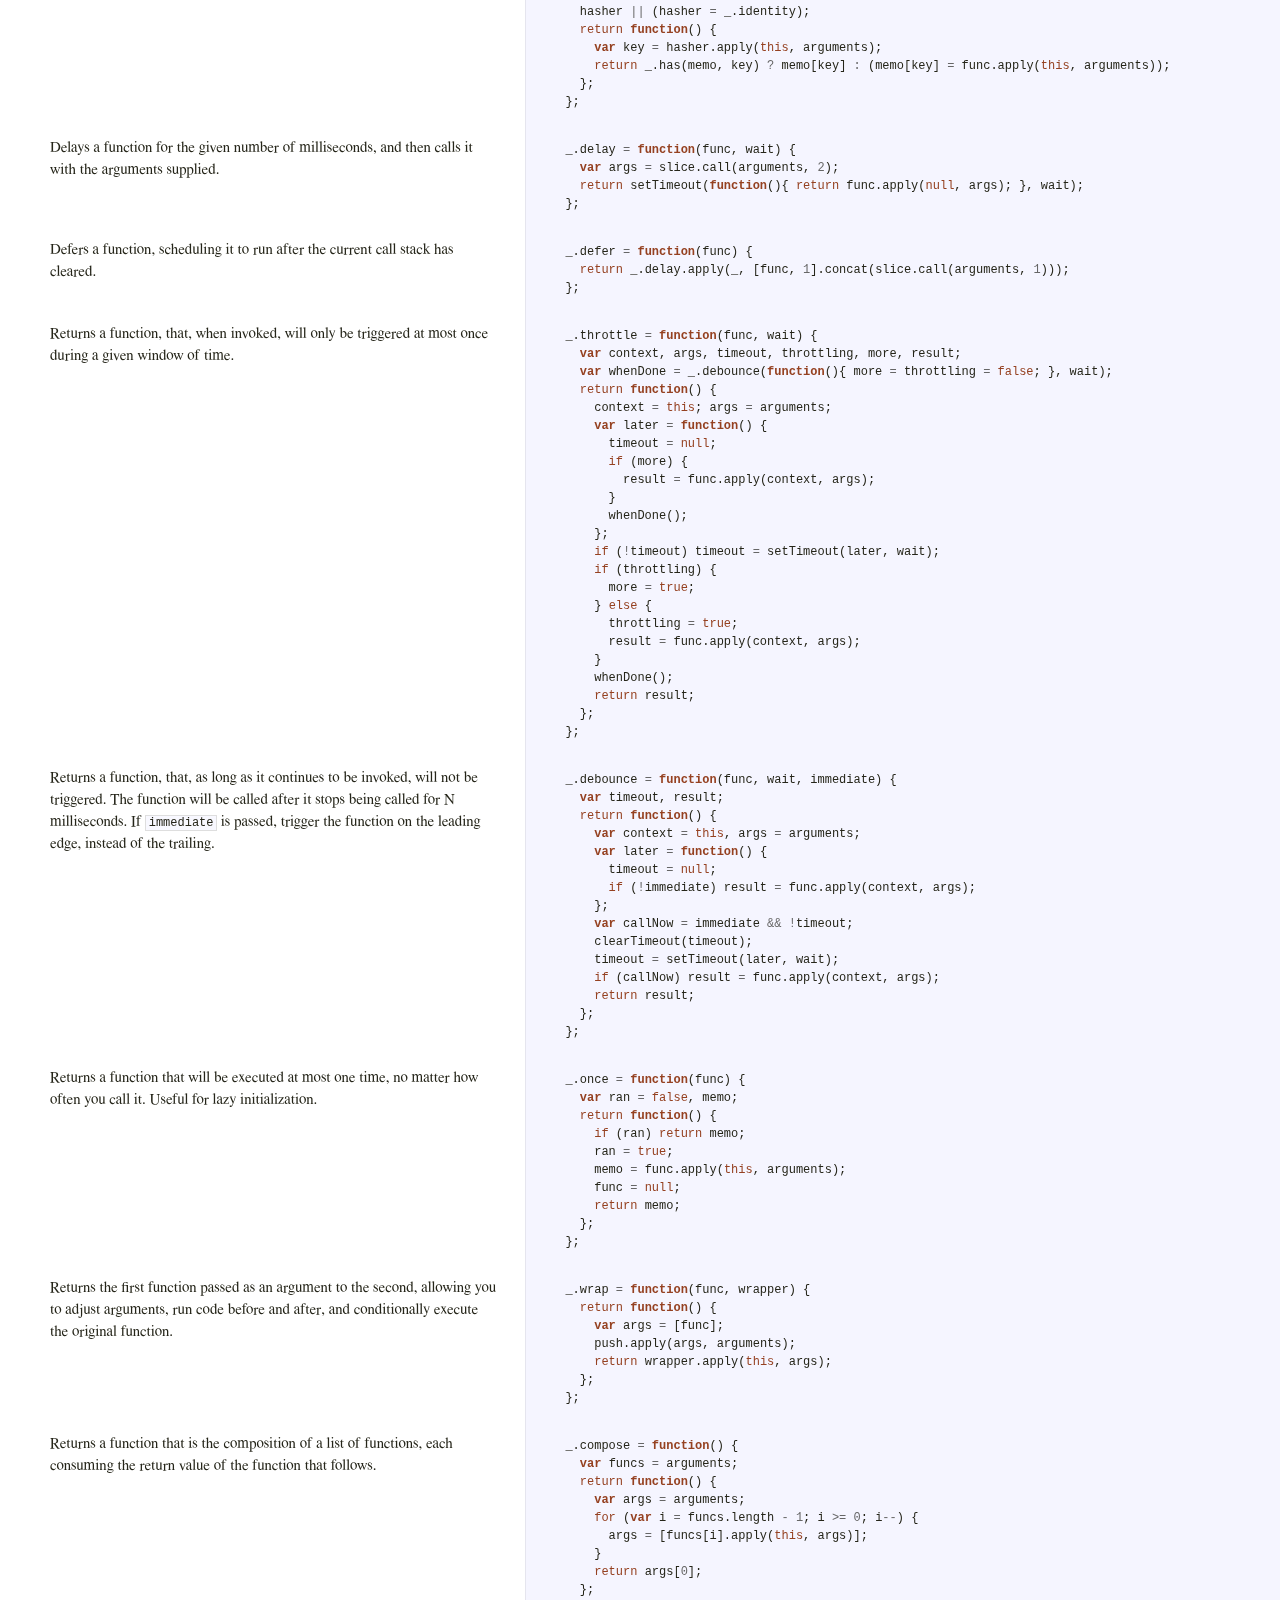
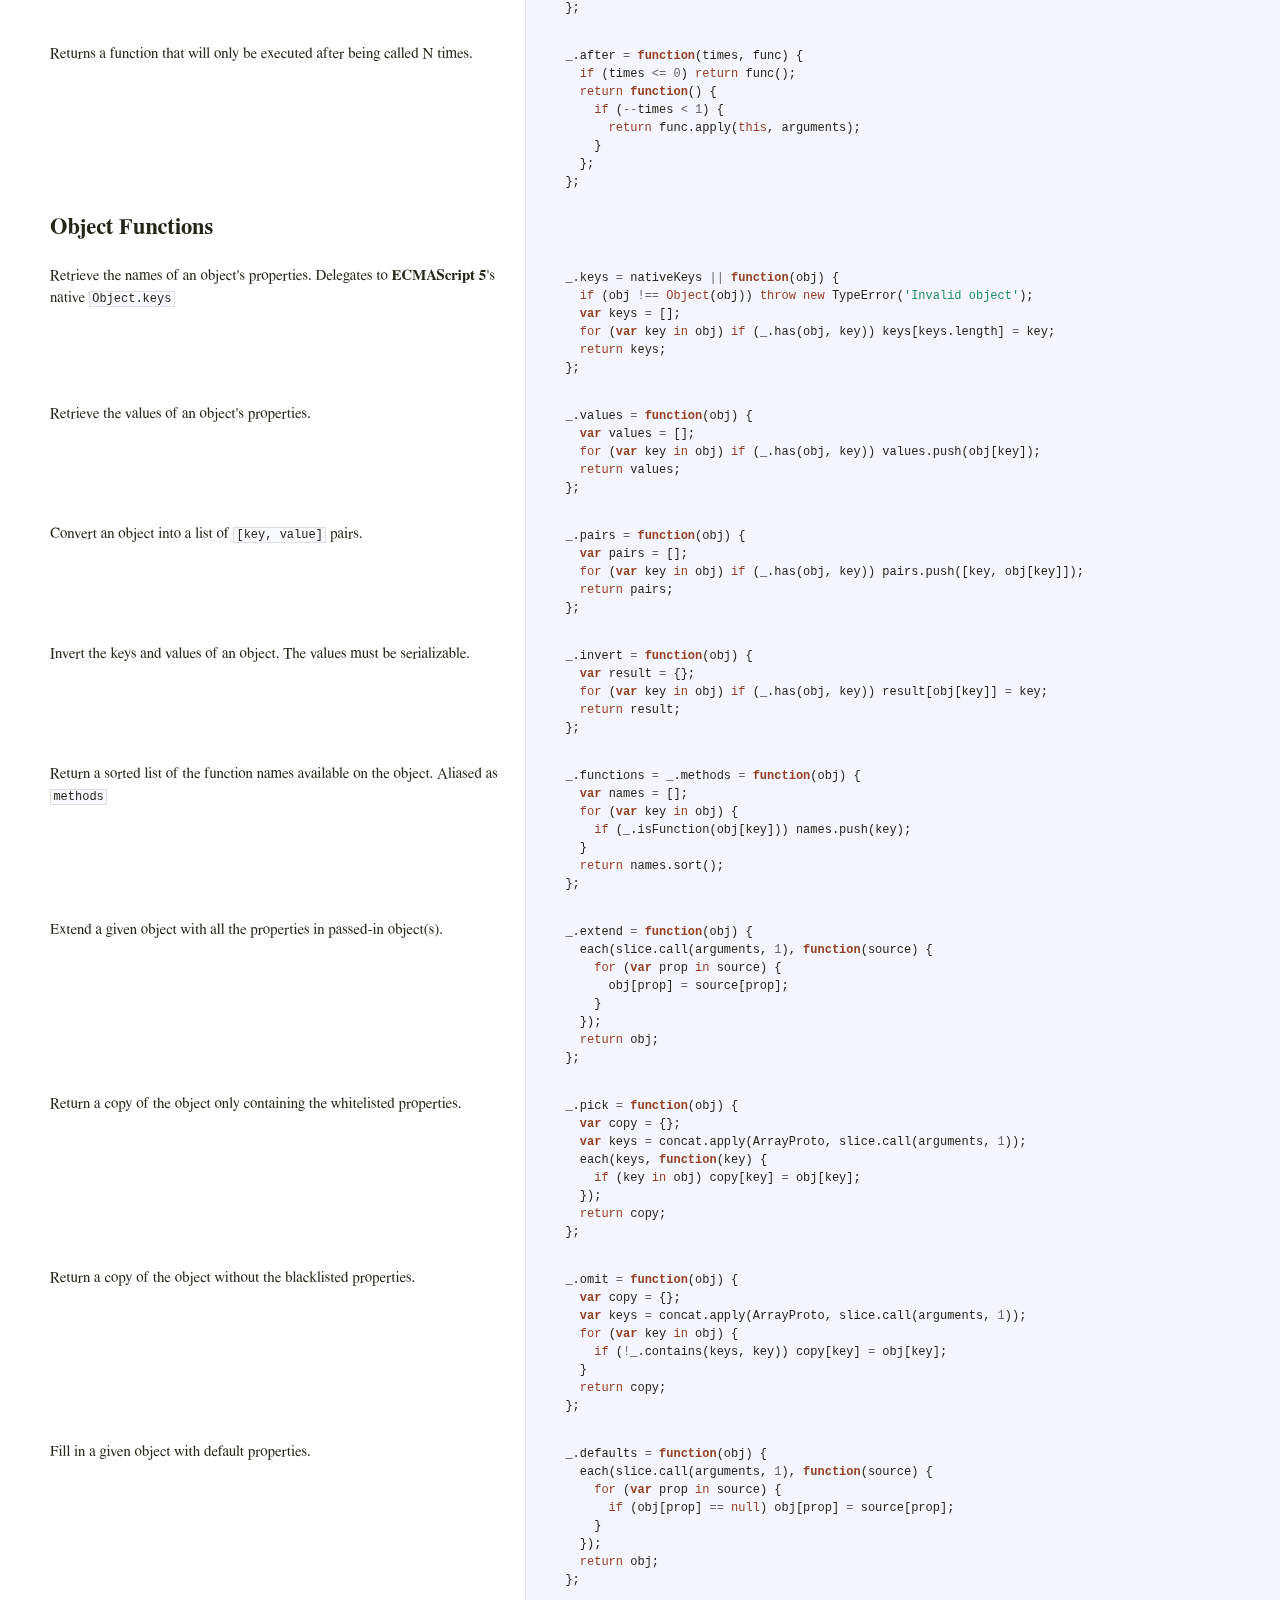
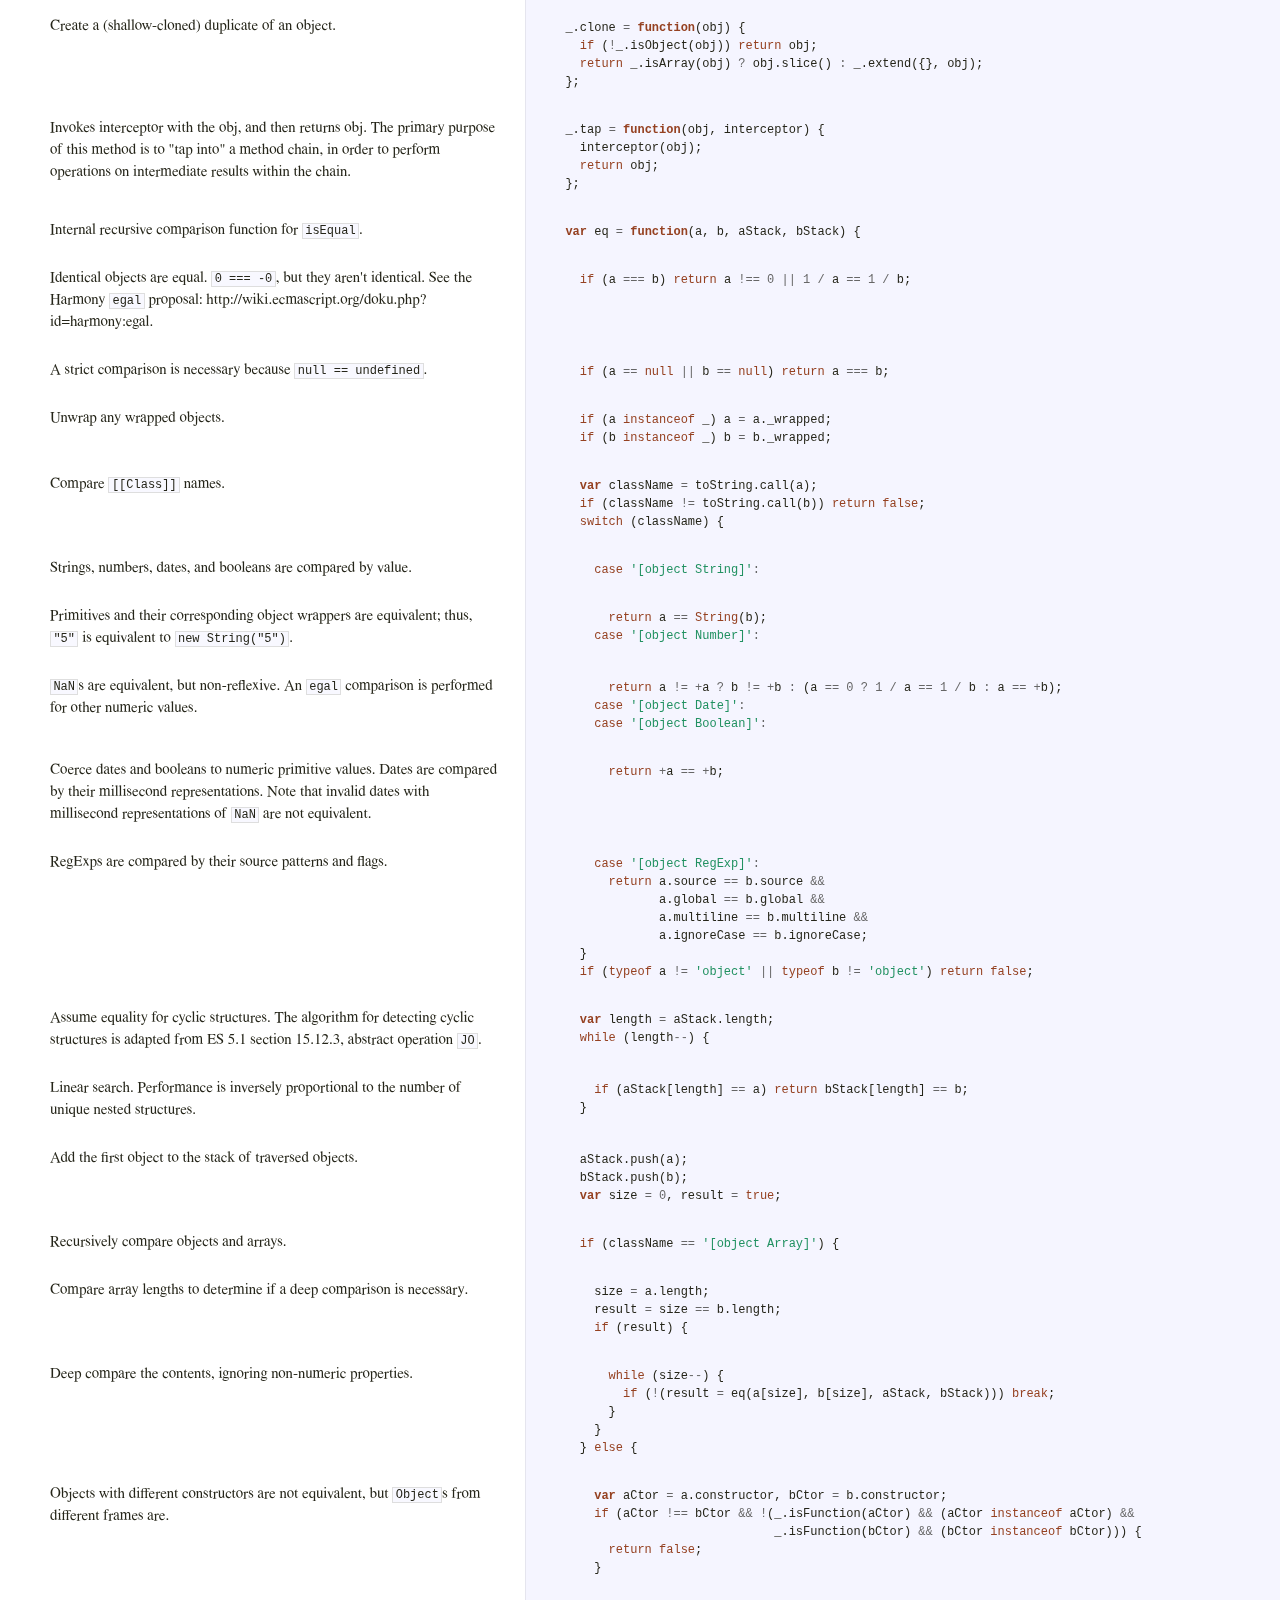
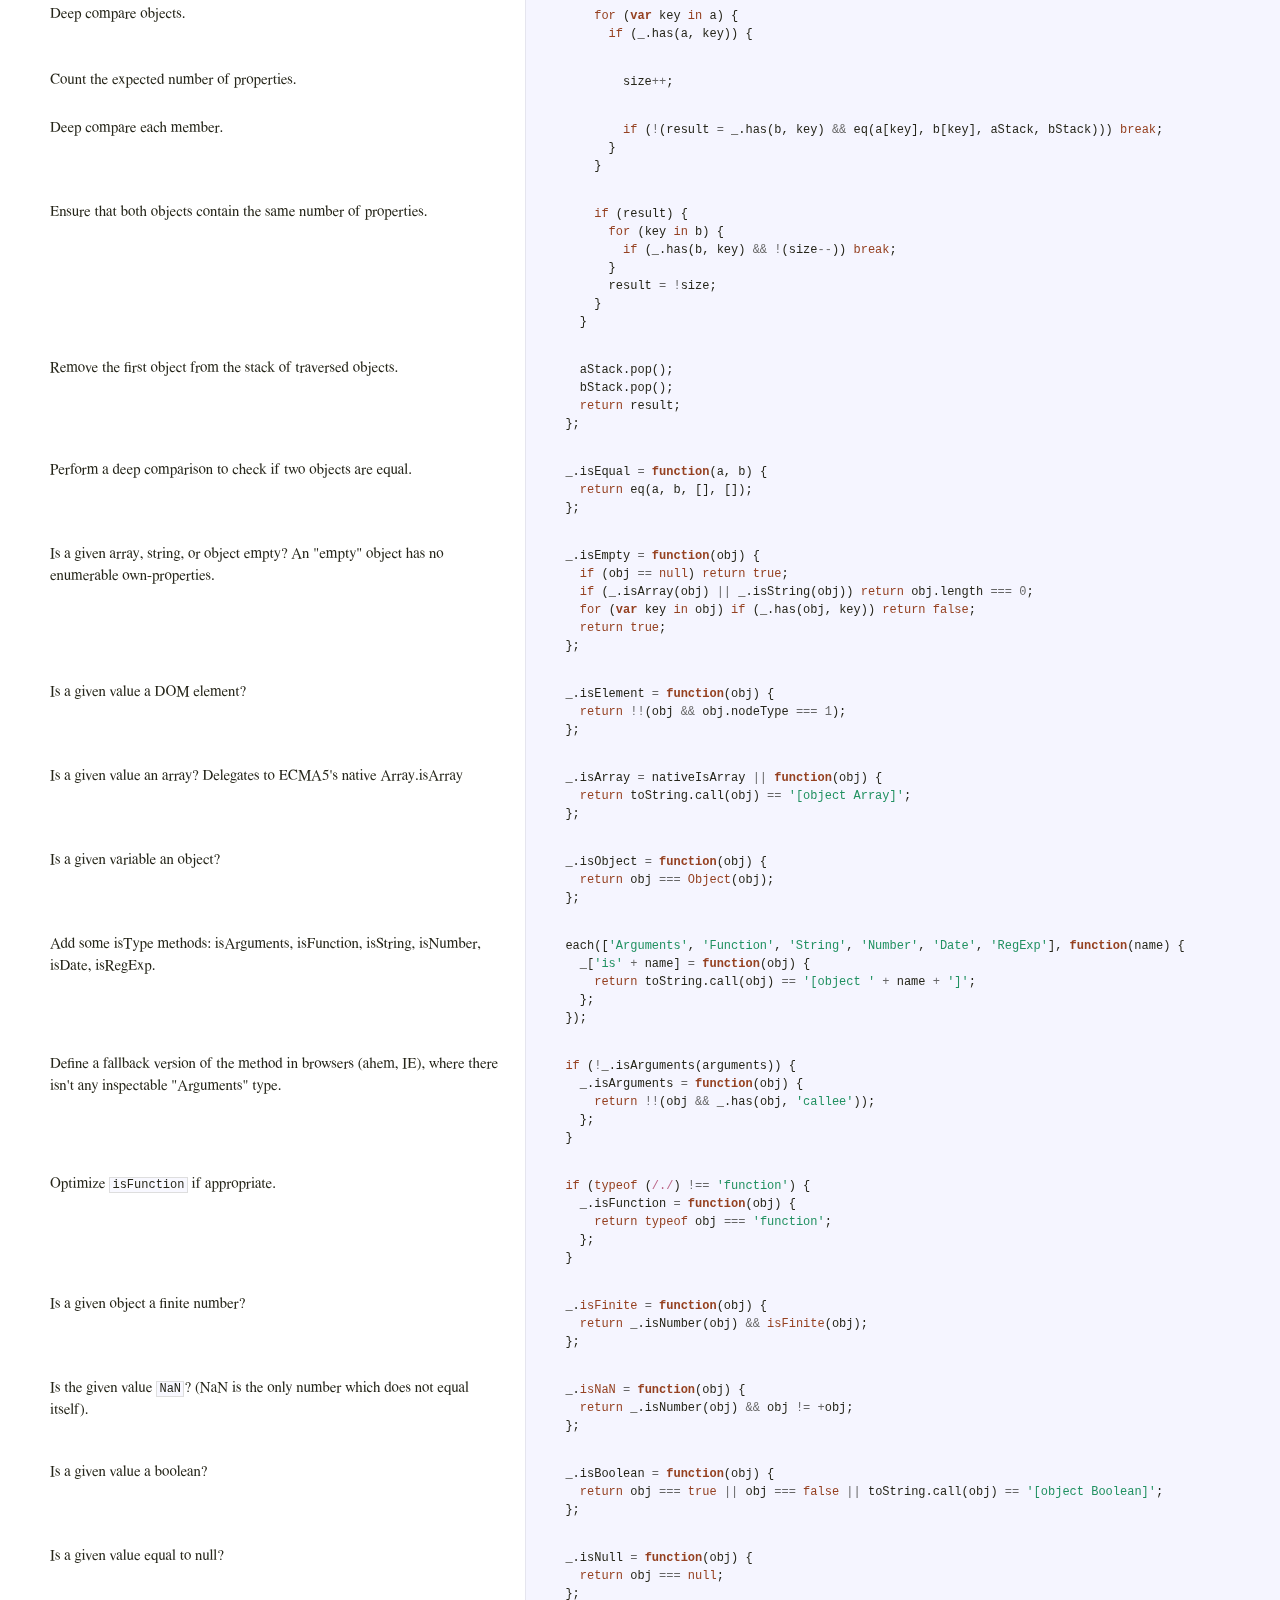
<file: components/underscore/docs/underscore.html>
<!DOCTYPE html>  <html> <head>   <title>underscore.js</title>   <meta http-equiv="content-type" content="text/html; charset=UTF-8">   <link rel="stylesheet" media="all" href="docco.css" /> </head> <body>   <div id="container">     <div id="background"></div>          <table cellpadding="0" cellspacing="0">       <thead>         <tr>           <th class="docs">             <h1>               underscore.js             </h1>           </th>           <th class="code">           </th>         </tr>       </thead>       <tbody>                               <tr id="section-1">             <td class="docs">               <div class="pilwrap">                 <a class="pilcrow" href="#section-1">&#182;</a>               </div>               <pre><code>Underscore.js 1.4.2
http://underscorejs.org
(c) 2009-2012 Jeremy Ashkenas, DocumentCloud Inc.
Underscore may be freely distributed under the MIT license.
</code></pre>             </td>             <td class="code">               <div class="highlight"><pre><span class="p">(</span><span class="kd">function</span><span class="p">()</span> <span class="p">{</span></pre></div>             </td>           </tr>                               <tr id="section-2">             <td class="docs">               <div class="pilwrap">                 <a class="pilcrow" href="#section-2">&#182;</a>               </div>               <h2>Baseline setup</h2>             </td>             <td class="code">               <div class="highlight"><pre></pre></div>             </td>           </tr>                               <tr id="section-3">             <td class="docs">               <div class="pilwrap">                 <a class="pilcrow" href="#section-3">&#182;</a>               </div>               <p>Establish the root object, <code>window</code> in the browser, or <code>global</code> on the server.</p>             </td>             <td class="code">               <div class="highlight"><pre>  <span class="kd">var</span> <span class="nx">root</span> <span class="o">=</span> <span class="k">this</span><span class="p">;</span></pre></div>             </td>           </tr>                               <tr id="section-4">             <td class="docs">               <div class="pilwrap">                 <a class="pilcrow" href="#section-4">&#182;</a>               </div>               <p>Save the previous value of the <code>_</code> variable.</p>             </td>             <td class="code">               <div class="highlight"><pre>  <span class="kd">var</span> <span class="nx">previousUnderscore</span> <span class="o">=</span> <span class="nx">root</span><span class="p">.</span><span class="nx">_</span><span class="p">;</span></pre></div>             </td>           </tr>                               <tr id="section-5">             <td class="docs">               <div class="pilwrap">                 <a class="pilcrow" href="#section-5">&#182;</a>               </div>               <p>Establish the object that gets returned to break out of a loop iteration.</p>             </td>             <td class="code">               <div class="highlight"><pre>  <span class="kd">var</span> <span class="nx">breaker</span> <span class="o">=</span> <span class="p">{};</span></pre></div>             </td>           </tr>                               <tr id="section-6">             <td class="docs">               <div class="pilwrap">                 <a class="pilcrow" href="#section-6">&#182;</a>               </div>               <p>Save bytes in the minified (but not gzipped) version:</p>             </td>             <td class="code">               <div class="highlight"><pre>  <span class="kd">var</span> <span class="nx">ArrayProto</span> <span class="o">=</span> <span class="nb">Array</span><span class="p">.</span><span class="nx">prototype</span><span class="p">,</span> <span class="nx">ObjProto</span> <span class="o">=</span> <span class="nb">Object</span><span class="p">.</span><span class="nx">prototype</span><span class="p">,</span> <span class="nx">FuncProto</span> <span class="o">=</span> <span class="nb">Function</span><span class="p">.</span><span class="nx">prototype</span><span class="p">;</span></pre></div>             </td>           </tr>                               <tr id="section-7">             <td class="docs">               <div class="pilwrap">                 <a class="pilcrow" href="#section-7">&#182;</a>               </div>               <p>Create quick reference variables for speed access to core prototypes.</p>             </td>             <td class="code">               <div class="highlight"><pre>  <span class="kd">var</span> <span class="nx">push</span>             <span class="o">=</span> <span class="nx">ArrayProto</span><span class="p">.</span><span class="nx">push</span><span class="p">,</span>
      <span class="nx">slice</span>            <span class="o">=</span> <span class="nx">ArrayProto</span><span class="p">.</span><span class="nx">slice</span><span class="p">,</span>
      <span class="nx">concat</span>           <span class="o">=</span> <span class="nx">ArrayProto</span><span class="p">.</span><span class="nx">concat</span><span class="p">,</span>
      <span class="nx">unshift</span>          <span class="o">=</span> <span class="nx">ArrayProto</span><span class="p">.</span><span class="nx">unshift</span><span class="p">,</span>
      <span class="nx">toString</span>         <span class="o">=</span> <span class="nx">ObjProto</span><span class="p">.</span><span class="nx">toString</span><span class="p">,</span>
      <span class="nx">hasOwnProperty</span>   <span class="o">=</span> <span class="nx">ObjProto</span><span class="p">.</span><span class="nx">hasOwnProperty</span><span class="p">;</span></pre></div>             </td>           </tr>                               <tr id="section-8">             <td class="docs">               <div class="pilwrap">                 <a class="pilcrow" href="#section-8">&#182;</a>               </div>               <p>All <strong>ECMAScript 5</strong> native function implementations that we hope to use
are declared here.</p>             </td>             <td class="code">               <div class="highlight"><pre>  <span class="kd">var</span>
    <span class="nx">nativeForEach</span>      <span class="o">=</span> <span class="nx">ArrayProto</span><span class="p">.</span><span class="nx">forEach</span><span class="p">,</span>
    <span class="nx">nativeMap</span>          <span class="o">=</span> <span class="nx">ArrayProto</span><span class="p">.</span><span class="nx">map</span><span class="p">,</span>
    <span class="nx">nativeReduce</span>       <span class="o">=</span> <span class="nx">ArrayProto</span><span class="p">.</span><span class="nx">reduce</span><span class="p">,</span>
    <span class="nx">nativeReduceRight</span>  <span class="o">=</span> <span class="nx">ArrayProto</span><span class="p">.</span><span class="nx">reduceRight</span><span class="p">,</span>
    <span class="nx">nativeFilter</span>       <span class="o">=</span> <span class="nx">ArrayProto</span><span class="p">.</span><span class="nx">filter</span><span class="p">,</span>
    <span class="nx">nativeEvery</span>        <span class="o">=</span> <span class="nx">ArrayProto</span><span class="p">.</span><span class="nx">every</span><span class="p">,</span>
    <span class="nx">nativeSome</span>         <span class="o">=</span> <span class="nx">ArrayProto</span><span class="p">.</span><span class="nx">some</span><span class="p">,</span>
    <span class="nx">nativeIndexOf</span>      <span class="o">=</span> <span class="nx">ArrayProto</span><span class="p">.</span><span class="nx">indexOf</span><span class="p">,</span>
    <span class="nx">nativeLastIndexOf</span>  <span class="o">=</span> <span class="nx">ArrayProto</span><span class="p">.</span><span class="nx">lastIndexOf</span><span class="p">,</span>
    <span class="nx">nativeIsArray</span>      <span class="o">=</span> <span class="nb">Array</span><span class="p">.</span><span class="nx">isArray</span><span class="p">,</span>
    <span class="nx">nativeKeys</span>         <span class="o">=</span> <span class="nb">Object</span><span class="p">.</span><span class="nx">keys</span><span class="p">,</span>
    <span class="nx">nativeBind</span>         <span class="o">=</span> <span class="nx">FuncProto</span><span class="p">.</span><span class="nx">bind</span><span class="p">;</span></pre></div>             </td>           </tr>                               <tr id="section-9">             <td class="docs">               <div class="pilwrap">                 <a class="pilcrow" href="#section-9">&#182;</a>               </div>               <p>Create a safe reference to the Underscore object for use below.</p>             </td>             <td class="code">               <div class="highlight"><pre>  <span class="kd">var</span> <span class="nx">_</span> <span class="o">=</span> <span class="kd">function</span><span class="p">(</span><span class="nx">obj</span><span class="p">)</span> <span class="p">{</span>
    <span class="k">if</span> <span class="p">(</span><span class="nx">obj</span> <span class="k">instanceof</span> <span class="nx">_</span><span class="p">)</span> <span class="k">return</span> <span class="nx">obj</span><span class="p">;</span>
    <span class="k">if</span> <span class="p">(</span><span class="o">!</span><span class="p">(</span><span class="k">this</span> <span class="k">instanceof</span> <span class="nx">_</span><span class="p">))</span> <span class="k">return</span> <span class="k">new</span> <span class="nx">_</span><span class="p">(</span><span class="nx">obj</span><span class="p">);</span>
    <span class="k">this</span><span class="p">.</span><span class="nx">_wrapped</span> <span class="o">=</span> <span class="nx">obj</span><span class="p">;</span>
  <span class="p">};</span></pre></div>             </td>           </tr>                               <tr id="section-10">             <td class="docs">               <div class="pilwrap">                 <a class="pilcrow" href="#section-10">&#182;</a>               </div>               <p>Export the Underscore object for <strong>Node.js</strong>, with
backwards-compatibility for the old <code>require()</code> API. If we're in
the browser, add <code>_</code> as a global object via a string identifier,
for Closure Compiler "advanced" mode.</p>             </td>             <td class="code">               <div class="highlight"><pre>  <span class="k">if</span> <span class="p">(</span><span class="k">typeof</span> <span class="nx">exports</span> <span class="o">!==</span> <span class="s1">&#39;undefined&#39;</span><span class="p">)</span> <span class="p">{</span>
    <span class="k">if</span> <span class="p">(</span><span class="k">typeof</span> <span class="nx">module</span> <span class="o">!==</span> <span class="s1">&#39;undefined&#39;</span> <span class="o">&amp;&amp;</span> <span class="nx">module</span><span class="p">.</span><span class="nx">exports</span><span class="p">)</span> <span class="p">{</span>
      <span class="nx">exports</span> <span class="o">=</span> <span class="nx">module</span><span class="p">.</span><span class="nx">exports</span> <span class="o">=</span> <span class="nx">_</span><span class="p">;</span>
    <span class="p">}</span>
    <span class="nx">exports</span><span class="p">.</span><span class="nx">_</span> <span class="o">=</span> <span class="nx">_</span><span class="p">;</span>
  <span class="p">}</span> <span class="k">else</span> <span class="p">{</span>
    <span class="nx">root</span><span class="p">[</span><span class="s1">&#39;_&#39;</span><span class="p">]</span> <span class="o">=</span> <span class="nx">_</span><span class="p">;</span>
  <span class="p">}</span></pre></div>             </td>           </tr>                               <tr id="section-11">             <td class="docs">               <div class="pilwrap">                 <a class="pilcrow" href="#section-11">&#182;</a>               </div>               <p>Current version.</p>             </td>             <td class="code">               <div class="highlight"><pre>  <span class="nx">_</span><span class="p">.</span><span class="nx">VERSION</span> <span class="o">=</span> <span class="s1">&#39;1.4.2&#39;</span><span class="p">;</span></pre></div>             </td>           </tr>                               <tr id="section-12">             <td class="docs">               <div class="pilwrap">                 <a class="pilcrow" href="#section-12">&#182;</a>               </div>               <h2>Collection Functions</h2>             </td>             <td class="code">               <div class="highlight"><pre></pre></div>             </td>           </tr>                               <tr id="section-13">             <td class="docs">               <div class="pilwrap">                 <a class="pilcrow" href="#section-13">&#182;</a>               </div>               <p>The cornerstone, an <code>each</code> implementation, aka <code>forEach</code>.
Handles objects with the built-in <code>forEach</code>, arrays, and raw objects.
Delegates to <strong>ECMAScript 5</strong>'s native <code>forEach</code> if available.</p>             </td>             <td class="code">               <div class="highlight"><pre>  <span class="kd">var</span> <span class="nx">each</span> <span class="o">=</span> <span class="nx">_</span><span class="p">.</span><span class="nx">each</span> <span class="o">=</span> <span class="nx">_</span><span class="p">.</span><span class="nx">forEach</span> <span class="o">=</span> <span class="kd">function</span><span class="p">(</span><span class="nx">obj</span><span class="p">,</span> <span class="nx">iterator</span><span class="p">,</span> <span class="nx">context</span><span class="p">)</span> <span class="p">{</span>
    <span class="k">if</span> <span class="p">(</span><span class="nx">obj</span> <span class="o">==</span> <span class="kc">null</span><span class="p">)</span> <span class="k">return</span><span class="p">;</span>
    <span class="k">if</span> <span class="p">(</span><span class="nx">nativeForEach</span> <span class="o">&amp;&amp;</span> <span class="nx">obj</span><span class="p">.</span><span class="nx">forEach</span> <span class="o">===</span> <span class="nx">nativeForEach</span><span class="p">)</span> <span class="p">{</span>
      <span class="nx">obj</span><span class="p">.</span><span class="nx">forEach</span><span class="p">(</span><span class="nx">iterator</span><span class="p">,</span> <span class="nx">context</span><span class="p">);</span>
    <span class="p">}</span> <span class="k">else</span> <span class="k">if</span> <span class="p">(</span><span class="nx">obj</span><span class="p">.</span><span class="nx">length</span> <span class="o">===</span> <span class="o">+</span><span class="nx">obj</span><span class="p">.</span><span class="nx">length</span><span class="p">)</span> <span class="p">{</span>
      <span class="k">for</span> <span class="p">(</span><span class="kd">var</span> <span class="nx">i</span> <span class="o">=</span> <span class="mi">0</span><span class="p">,</span> <span class="nx">l</span> <span class="o">=</span> <span class="nx">obj</span><span class="p">.</span><span class="nx">length</span><span class="p">;</span> <span class="nx">i</span> <span class="o">&lt;</span> <span class="nx">l</span><span class="p">;</span> <span class="nx">i</span><span class="o">++</span><span class="p">)</span> <span class="p">{</span>
        <span class="k">if</span> <span class="p">(</span><span class="nx">iterator</span><span class="p">.</span><span class="nx">call</span><span class="p">(</span><span class="nx">context</span><span class="p">,</span> <span class="nx">obj</span><span class="p">[</span><span class="nx">i</span><span class="p">],</span> <span class="nx">i</span><span class="p">,</span> <span class="nx">obj</span><span class="p">)</span> <span class="o">===</span> <span class="nx">breaker</span><span class="p">)</span> <span class="k">return</span><span class="p">;</span>
      <span class="p">}</span>
    <span class="p">}</span> <span class="k">else</span> <span class="p">{</span>
      <span class="k">for</span> <span class="p">(</span><span class="kd">var</span> <span class="nx">key</span> <span class="k">in</span> <span class="nx">obj</span><span class="p">)</span> <span class="p">{</span>
        <span class="k">if</span> <span class="p">(</span><span class="nx">_</span><span class="p">.</span><span class="nx">has</span><span class="p">(</span><span class="nx">obj</span><span class="p">,</span> <span class="nx">key</span><span class="p">))</span> <span class="p">{</span>
          <span class="k">if</span> <span class="p">(</span><span class="nx">iterator</span><span class="p">.</span><span class="nx">call</span><span class="p">(</span><span class="nx">context</span><span class="p">,</span> <span class="nx">obj</span><span class="p">[</span><span class="nx">key</span><span class="p">],</span> <span class="nx">key</span><span class="p">,</span> <span class="nx">obj</span><span class="p">)</span> <span class="o">===</span> <span class="nx">breaker</span><span class="p">)</span> <span class="k">return</span><span class="p">;</span>
        <span class="p">}</span>
      <span class="p">}</span>
    <span class="p">}</span>
  <span class="p">};</span></pre></div>             </td>           </tr>                               <tr id="section-14">             <td class="docs">               <div class="pilwrap">                 <a class="pilcrow" href="#section-14">&#182;</a>               </div>               <p>Return the results of applying the iterator to each element.
Delegates to <strong>ECMAScript 5</strong>'s native <code>map</code> if available.</p>             </td>             <td class="code">               <div class="highlight"><pre>  <span class="nx">_</span><span class="p">.</span><span class="nx">map</span> <span class="o">=</span> <span class="nx">_</span><span class="p">.</span><span class="nx">collect</span> <span class="o">=</span> <span class="kd">function</span><span class="p">(</span><span class="nx">obj</span><span class="p">,</span> <span class="nx">iterator</span><span class="p">,</span> <span class="nx">context</span><span class="p">)</span> <span class="p">{</span>
    <span class="kd">var</span> <span class="nx">results</span> <span class="o">=</span> <span class="p">[];</span>
    <span class="k">if</span> <span class="p">(</span><span class="nx">obj</span> <span class="o">==</span> <span class="kc">null</span><span class="p">)</span> <span class="k">return</span> <span class="nx">results</span><span class="p">;</span>
    <span class="k">if</span> <span class="p">(</span><span class="nx">nativeMap</span> <span class="o">&amp;&amp;</span> <span class="nx">obj</span><span class="p">.</span><span class="nx">map</span> <span class="o">===</span> <span class="nx">nativeMap</span><span class="p">)</span> <span class="k">return</span> <span class="nx">obj</span><span class="p">.</span><span class="nx">map</span><span class="p">(</span><span class="nx">iterator</span><span class="p">,</span> <span class="nx">context</span><span class="p">);</span>
    <span class="nx">each</span><span class="p">(</span><span class="nx">obj</span><span class="p">,</span> <span class="kd">function</span><span class="p">(</span><span class="nx">value</span><span class="p">,</span> <span class="nx">index</span><span class="p">,</span> <span class="nx">list</span><span class="p">)</span> <span class="p">{</span>
      <span class="nx">results</span><span class="p">[</span><span class="nx">results</span><span class="p">.</span><span class="nx">length</span><span class="p">]</span> <span class="o">=</span> <span class="nx">iterator</span><span class="p">.</span><span class="nx">call</span><span class="p">(</span><span class="nx">context</span><span class="p">,</span> <span class="nx">value</span><span class="p">,</span> <span class="nx">index</span><span class="p">,</span> <span class="nx">list</span><span class="p">);</span>
    <span class="p">});</span>
    <span class="k">return</span> <span class="nx">results</span><span class="p">;</span>
  <span class="p">};</span></pre></div>             </td>           </tr>                               <tr id="section-15">             <td class="docs">               <div class="pilwrap">                 <a class="pilcrow" href="#section-15">&#182;</a>               </div>               <p><strong>Reduce</strong> builds up a single result from a list of values, aka <code>inject</code>,
or <code>foldl</code>. Delegates to <strong>ECMAScript 5</strong>'s native <code>reduce</code> if available.</p>             </td>             <td class="code">               <div class="highlight"><pre>  <span class="nx">_</span><span class="p">.</span><span class="nx">reduce</span> <span class="o">=</span> <span class="nx">_</span><span class="p">.</span><span class="nx">foldl</span> <span class="o">=</span> <span class="nx">_</span><span class="p">.</span><span class="nx">inject</span> <span class="o">=</span> <span class="kd">function</span><span class="p">(</span><span class="nx">obj</span><span class="p">,</span> <span class="nx">iterator</span><span class="p">,</span> <span class="nx">memo</span><span class="p">,</span> <span class="nx">context</span><span class="p">)</span> <span class="p">{</span>
    <span class="kd">var</span> <span class="nx">initial</span> <span class="o">=</span> <span class="nx">arguments</span><span class="p">.</span><span class="nx">length</span> <span class="o">&gt;</span> <span class="mi">2</span><span class="p">;</span>
    <span class="k">if</span> <span class="p">(</span><span class="nx">obj</span> <span class="o">==</span> <span class="kc">null</span><span class="p">)</span> <span class="nx">obj</span> <span class="o">=</span> <span class="p">[];</span>
    <span class="k">if</span> <span class="p">(</span><span class="nx">nativeReduce</span> <span class="o">&amp;&amp;</span> <span class="nx">obj</span><span class="p">.</span><span class="nx">reduce</span> <span class="o">===</span> <span class="nx">nativeReduce</span><span class="p">)</span> <span class="p">{</span>
      <span class="k">if</span> <span class="p">(</span><span class="nx">context</span><span class="p">)</span> <span class="nx">iterator</span> <span class="o">=</span> <span class="nx">_</span><span class="p">.</span><span class="nx">bind</span><span class="p">(</span><span class="nx">iterator</span><span class="p">,</span> <span class="nx">context</span><span class="p">);</span>
      <span class="k">return</span> <span class="nx">initial</span> <span class="o">?</span> <span class="nx">obj</span><span class="p">.</span><span class="nx">reduce</span><span class="p">(</span><span class="nx">iterator</span><span class="p">,</span> <span class="nx">memo</span><span class="p">)</span> <span class="o">:</span> <span class="nx">obj</span><span class="p">.</span><span class="nx">reduce</span><span class="p">(</span><span class="nx">iterator</span><span class="p">);</span>
    <span class="p">}</span>
    <span class="nx">each</span><span class="p">(</span><span class="nx">obj</span><span class="p">,</span> <span class="kd">function</span><span class="p">(</span><span class="nx">value</span><span class="p">,</span> <span class="nx">index</span><span class="p">,</span> <span class="nx">list</span><span class="p">)</span> <span class="p">{</span>
      <span class="k">if</span> <span class="p">(</span><span class="o">!</span><span class="nx">initial</span><span class="p">)</span> <span class="p">{</span>
        <span class="nx">memo</span> <span class="o">=</span> <span class="nx">value</span><span class="p">;</span>
        <span class="nx">initial</span> <span class="o">=</span> <span class="kc">true</span><span class="p">;</span>
      <span class="p">}</span> <span class="k">else</span> <span class="p">{</span>
        <span class="nx">memo</span> <span class="o">=</span> <span class="nx">iterator</span><span class="p">.</span><span class="nx">call</span><span class="p">(</span><span class="nx">context</span><span class="p">,</span> <span class="nx">memo</span><span class="p">,</span> <span class="nx">value</span><span class="p">,</span> <span class="nx">index</span><span class="p">,</span> <span class="nx">list</span><span class="p">);</span>
      <span class="p">}</span>
    <span class="p">});</span>
    <span class="k">if</span> <span class="p">(</span><span class="o">!</span><span class="nx">initial</span><span class="p">)</span> <span class="k">throw</span> <span class="k">new</span> <span class="nx">TypeError</span><span class="p">(</span><span class="s1">&#39;Reduce of empty array with no initial value&#39;</span><span class="p">);</span>
    <span class="k">return</span> <span class="nx">memo</span><span class="p">;</span>
  <span class="p">};</span></pre></div>             </td>           </tr>                               <tr id="section-16">             <td class="docs">               <div class="pilwrap">                 <a class="pilcrow" href="#section-16">&#182;</a>               </div>               <p>The right-associative version of reduce, also known as <code>foldr</code>.
Delegates to <strong>ECMAScript 5</strong>'s native <code>reduceRight</code> if available.</p>             </td>             <td class="code">               <div class="highlight"><pre>  <span class="nx">_</span><span class="p">.</span><span class="nx">reduceRight</span> <span class="o">=</span> <span class="nx">_</span><span class="p">.</span><span class="nx">foldr</span> <span class="o">=</span> <span class="kd">function</span><span class="p">(</span><span class="nx">obj</span><span class="p">,</span> <span class="nx">iterator</span><span class="p">,</span> <span class="nx">memo</span><span class="p">,</span> <span class="nx">context</span><span class="p">)</span> <span class="p">{</span>
    <span class="kd">var</span> <span class="nx">initial</span> <span class="o">=</span> <span class="nx">arguments</span><span class="p">.</span><span class="nx">length</span> <span class="o">&gt;</span> <span class="mi">2</span><span class="p">;</span>
    <span class="k">if</span> <span class="p">(</span><span class="nx">obj</span> <span class="o">==</span> <span class="kc">null</span><span class="p">)</span> <span class="nx">obj</span> <span class="o">=</span> <span class="p">[];</span>
    <span class="k">if</span> <span class="p">(</span><span class="nx">nativeReduceRight</span> <span class="o">&amp;&amp;</span> <span class="nx">obj</span><span class="p">.</span><span class="nx">reduceRight</span> <span class="o">===</span> <span class="nx">nativeReduceRight</span><span class="p">)</span> <span class="p">{</span>
      <span class="k">if</span> <span class="p">(</span><span class="nx">context</span><span class="p">)</span> <span class="nx">iterator</span> <span class="o">=</span> <span class="nx">_</span><span class="p">.</span><span class="nx">bind</span><span class="p">(</span><span class="nx">iterator</span><span class="p">,</span> <span class="nx">context</span><span class="p">);</span>
      <span class="k">return</span> <span class="nx">arguments</span><span class="p">.</span><span class="nx">length</span> <span class="o">&gt;</span> <span class="mi">2</span> <span class="o">?</span> <span class="nx">obj</span><span class="p">.</span><span class="nx">reduceRight</span><span class="p">(</span><span class="nx">iterator</span><span class="p">,</span> <span class="nx">memo</span><span class="p">)</span> <span class="o">:</span> <span class="nx">obj</span><span class="p">.</span><span class="nx">reduceRight</span><span class="p">(</span><span class="nx">iterator</span><span class="p">);</span>
    <span class="p">}</span>
    <span class="kd">var</span> <span class="nx">length</span> <span class="o">=</span> <span class="nx">obj</span><span class="p">.</span><span class="nx">length</span><span class="p">;</span>
    <span class="k">if</span> <span class="p">(</span><span class="nx">length</span> <span class="o">!==</span> <span class="o">+</span><span class="nx">length</span><span class="p">)</span> <span class="p">{</span>
      <span class="kd">var</span> <span class="nx">keys</span> <span class="o">=</span> <span class="nx">_</span><span class="p">.</span><span class="nx">keys</span><span class="p">(</span><span class="nx">obj</span><span class="p">);</span>
      <span class="nx">length</span> <span class="o">=</span> <span class="nx">keys</span><span class="p">.</span><span class="nx">length</span><span class="p">;</span>
    <span class="p">}</span>
    <span class="nx">each</span><span class="p">(</span><span class="nx">obj</span><span class="p">,</span> <span class="kd">function</span><span class="p">(</span><span class="nx">value</span><span class="p">,</span> <span class="nx">index</span><span class="p">,</span> <span class="nx">list</span><span class="p">)</span> <span class="p">{</span>
      <span class="nx">index</span> <span class="o">=</span> <span class="nx">keys</span> <span class="o">?</span> <span class="nx">keys</span><span class="p">[</span><span class="o">--</span><span class="nx">length</span><span class="p">]</span> <span class="o">:</span> <span class="o">--</span><span class="nx">length</span><span class="p">;</span>
      <span class="k">if</span> <span class="p">(</span><span class="o">!</span><span class="nx">initial</span><span class="p">)</span> <span class="p">{</span>
        <span class="nx">memo</span> <span class="o">=</span> <span class="nx">obj</span><span class="p">[</span><span class="nx">index</span><span class="p">];</span>
        <span class="nx">initial</span> <span class="o">=</span> <span class="kc">true</span><span class="p">;</span>
      <span class="p">}</span> <span class="k">else</span> <span class="p">{</span>
        <span class="nx">memo</span> <span class="o">=</span> <span class="nx">iterator</span><span class="p">.</span><span class="nx">call</span><span class="p">(</span><span class="nx">context</span><span class="p">,</span> <span class="nx">memo</span><span class="p">,</span> <span class="nx">obj</span><span class="p">[</span><span class="nx">index</span><span class="p">],</span> <span class="nx">index</span><span class="p">,</span> <span class="nx">list</span><span class="p">);</span>
      <span class="p">}</span>
    <span class="p">});</span>
    <span class="k">if</span> <span class="p">(</span><span class="o">!</span><span class="nx">initial</span><span class="p">)</span> <span class="k">throw</span> <span class="k">new</span> <span class="nx">TypeError</span><span class="p">(</span><span class="s1">&#39;Reduce of empty array with no initial value&#39;</span><span class="p">);</span>
    <span class="k">return</span> <span class="nx">memo</span><span class="p">;</span>
  <span class="p">};</span></pre></div>             </td>           </tr>                               <tr id="section-17">             <td class="docs">               <div class="pilwrap">                 <a class="pilcrow" href="#section-17">&#182;</a>               </div>               <p>Return the first value which passes a truth test. Aliased as <code>detect</code>.</p>             </td>             <td class="code">               <div class="highlight"><pre>  <span class="nx">_</span><span class="p">.</span><span class="nx">find</span> <span class="o">=</span> <span class="nx">_</span><span class="p">.</span><span class="nx">detect</span> <span class="o">=</span> <span class="kd">function</span><span class="p">(</span><span class="nx">obj</span><span class="p">,</span> <span class="nx">iterator</span><span class="p">,</span> <span class="nx">context</span><span class="p">)</span> <span class="p">{</span>
    <span class="kd">var</span> <span class="nx">result</span><span class="p">;</span>
    <span class="nx">any</span><span class="p">(</span><span class="nx">obj</span><span class="p">,</span> <span class="kd">function</span><span class="p">(</span><span class="nx">value</span><span class="p">,</span> <span class="nx">index</span><span class="p">,</span> <span class="nx">list</span><span class="p">)</span> <span class="p">{</span>
      <span class="k">if</span> <span class="p">(</span><span class="nx">iterator</span><span class="p">.</span><span class="nx">call</span><span class="p">(</span><span class="nx">context</span><span class="p">,</span> <span class="nx">value</span><span class="p">,</span> <span class="nx">index</span><span class="p">,</span> <span class="nx">list</span><span class="p">))</span> <span class="p">{</span>
        <span class="nx">result</span> <span class="o">=</span> <span class="nx">value</span><span class="p">;</span>
        <span class="k">return</span> <span class="kc">true</span><span class="p">;</span>
      <span class="p">}</span>
    <span class="p">});</span>
    <span class="k">return</span> <span class="nx">result</span><span class="p">;</span>
  <span class="p">};</span></pre></div>             </td>           </tr>                               <tr id="section-18">             <td class="docs">               <div class="pilwrap">                 <a class="pilcrow" href="#section-18">&#182;</a>               </div>               <p>Return all the elements that pass a truth test.
Delegates to <strong>ECMAScript 5</strong>'s native <code>filter</code> if available.
Aliased as <code>select</code>.</p>             </td>             <td class="code">               <div class="highlight"><pre>  <span class="nx">_</span><span class="p">.</span><span class="nx">filter</span> <span class="o">=</span> <span class="nx">_</span><span class="p">.</span><span class="nx">select</span> <span class="o">=</span> <span class="kd">function</span><span class="p">(</span><span class="nx">obj</span><span class="p">,</span> <span class="nx">iterator</span><span class="p">,</span> <span class="nx">context</span><span class="p">)</span> <span class="p">{</span>
    <span class="kd">var</span> <span class="nx">results</span> <span class="o">=</span> <span class="p">[];</span>
    <span class="k">if</span> <span class="p">(</span><span class="nx">obj</span> <span class="o">==</span> <span class="kc">null</span><span class="p">)</span> <span class="k">return</span> <span class="nx">results</span><span class="p">;</span>
    <span class="k">if</span> <span class="p">(</span><span class="nx">nativeFilter</span> <span class="o">&amp;&amp;</span> <span class="nx">obj</span><span class="p">.</span><span class="nx">filter</span> <span class="o">===</span> <span class="nx">nativeFilter</span><span class="p">)</span> <span class="k">return</span> <span class="nx">obj</span><span class="p">.</span><span class="nx">filter</span><span class="p">(</span><span class="nx">iterator</span><span class="p">,</span> <span class="nx">context</span><span class="p">);</span>
    <span class="nx">each</span><span class="p">(</span><span class="nx">obj</span><span class="p">,</span> <span class="kd">function</span><span class="p">(</span><span class="nx">value</span><span class="p">,</span> <span class="nx">index</span><span class="p">,</span> <span class="nx">list</span><span class="p">)</span> <span class="p">{</span>
      <span class="k">if</span> <span class="p">(</span><span class="nx">iterator</span><span class="p">.</span><span class="nx">call</span><span class="p">(</span><span class="nx">context</span><span class="p">,</span> <span class="nx">value</span><span class="p">,</span> <span class="nx">index</span><span class="p">,</span> <span class="nx">list</span><span class="p">))</span> <span class="nx">results</span><span class="p">[</span><span class="nx">results</span><span class="p">.</span><span class="nx">length</span><span class="p">]</span> <span class="o">=</span> <span class="nx">value</span><span class="p">;</span>
    <span class="p">});</span>
    <span class="k">return</span> <span class="nx">results</span><span class="p">;</span>
  <span class="p">};</span></pre></div>             </td>           </tr>                               <tr id="section-19">             <td class="docs">               <div class="pilwrap">                 <a class="pilcrow" href="#section-19">&#182;</a>               </div>               <p>Return all the elements for which a truth test fails.</p>             </td>             <td class="code">               <div class="highlight"><pre>  <span class="nx">_</span><span class="p">.</span><span class="nx">reject</span> <span class="o">=</span> <span class="kd">function</span><span class="p">(</span><span class="nx">obj</span><span class="p">,</span> <span class="nx">iterator</span><span class="p">,</span> <span class="nx">context</span><span class="p">)</span> <span class="p">{</span>
    <span class="kd">var</span> <span class="nx">results</span> <span class="o">=</span> <span class="p">[];</span>
    <span class="k">if</span> <span class="p">(</span><span class="nx">obj</span> <span class="o">==</span> <span class="kc">null</span><span class="p">)</span> <span class="k">return</span> <span class="nx">results</span><span class="p">;</span>
    <span class="nx">each</span><span class="p">(</span><span class="nx">obj</span><span class="p">,</span> <span class="kd">function</span><span class="p">(</span><span class="nx">value</span><span class="p">,</span> <span class="nx">index</span><span class="p">,</span> <span class="nx">list</span><span class="p">)</span> <span class="p">{</span>
      <span class="k">if</span> <span class="p">(</span><span class="o">!</span><span class="nx">iterator</span><span class="p">.</span><span class="nx">call</span><span class="p">(</span><span class="nx">context</span><span class="p">,</span> <span class="nx">value</span><span class="p">,</span> <span class="nx">index</span><span class="p">,</span> <span class="nx">list</span><span class="p">))</span> <span class="nx">results</span><span class="p">[</span><span class="nx">results</span><span class="p">.</span><span class="nx">length</span><span class="p">]</span> <span class="o">=</span> <span class="nx">value</span><span class="p">;</span>
    <span class="p">});</span>
    <span class="k">return</span> <span class="nx">results</span><span class="p">;</span>
  <span class="p">};</span></pre></div>             </td>           </tr>                               <tr id="section-20">             <td class="docs">               <div class="pilwrap">                 <a class="pilcrow" href="#section-20">&#182;</a>               </div>               <p>Determine whether all of the elements match a truth test.
Delegates to <strong>ECMAScript 5</strong>'s native <code>every</code> if available.
Aliased as <code>all</code>.</p>             </td>             <td class="code">               <div class="highlight"><pre>  <span class="nx">_</span><span class="p">.</span><span class="nx">every</span> <span class="o">=</span> <span class="nx">_</span><span class="p">.</span><span class="nx">all</span> <span class="o">=</span> <span class="kd">function</span><span class="p">(</span><span class="nx">obj</span><span class="p">,</span> <span class="nx">iterator</span><span class="p">,</span> <span class="nx">context</span><span class="p">)</span> <span class="p">{</span>
    <span class="nx">iterator</span> <span class="o">||</span> <span class="p">(</span><span class="nx">iterator</span> <span class="o">=</span> <span class="nx">_</span><span class="p">.</span><span class="nx">identity</span><span class="p">);</span>
    <span class="kd">var</span> <span class="nx">result</span> <span class="o">=</span> <span class="kc">true</span><span class="p">;</span>
    <span class="k">if</span> <span class="p">(</span><span class="nx">obj</span> <span class="o">==</span> <span class="kc">null</span><span class="p">)</span> <span class="k">return</span> <span class="nx">result</span><span class="p">;</span>
    <span class="k">if</span> <span class="p">(</span><span class="nx">nativeEvery</span> <span class="o">&amp;&amp;</span> <span class="nx">obj</span><span class="p">.</span><span class="nx">every</span> <span class="o">===</span> <span class="nx">nativeEvery</span><span class="p">)</span> <span class="k">return</span> <span class="nx">obj</span><span class="p">.</span><span class="nx">every</span><span class="p">(</span><span class="nx">iterator</span><span class="p">,</span> <span class="nx">context</span><span class="p">);</span>
    <span class="nx">each</span><span class="p">(</span><span class="nx">obj</span><span class="p">,</span> <span class="kd">function</span><span class="p">(</span><span class="nx">value</span><span class="p">,</span> <span class="nx">index</span><span class="p">,</span> <span class="nx">list</span><span class="p">)</span> <span class="p">{</span>
      <span class="k">if</span> <span class="p">(</span><span class="o">!</span><span class="p">(</span><span class="nx">result</span> <span class="o">=</span> <span class="nx">result</span> <span class="o">&amp;&amp;</span> <span class="nx">iterator</span><span class="p">.</span><span class="nx">call</span><span class="p">(</span><span class="nx">context</span><span class="p">,</span> <span class="nx">value</span><span class="p">,</span> <span class="nx">index</span><span class="p">,</span> <span class="nx">list</span><span class="p">)))</span> <span class="k">return</span> <span class="nx">breaker</span><span class="p">;</span>
    <span class="p">});</span>
    <span class="k">return</span> <span class="o">!!</span><span class="nx">result</span><span class="p">;</span>
  <span class="p">};</span></pre></div>             </td>           </tr>                               <tr id="section-21">             <td class="docs">               <div class="pilwrap">                 <a class="pilcrow" href="#section-21">&#182;</a>               </div>               <p>Determine if at least one element in the object matches a truth test.
Delegates to <strong>ECMAScript 5</strong>'s native <code>some</code> if available.
Aliased as <code>any</code>.</p>             </td>             <td class="code">               <div class="highlight"><pre>  <span class="kd">var</span> <span class="nx">any</span> <span class="o">=</span> <span class="nx">_</span><span class="p">.</span><span class="nx">some</span> <span class="o">=</span> <span class="nx">_</span><span class="p">.</span><span class="nx">any</span> <span class="o">=</span> <span class="kd">function</span><span class="p">(</span><span class="nx">obj</span><span class="p">,</span> <span class="nx">iterator</span><span class="p">,</span> <span class="nx">context</span><span class="p">)</span> <span class="p">{</span>
    <span class="nx">iterator</span> <span class="o">||</span> <span class="p">(</span><span class="nx">iterator</span> <span class="o">=</span> <span class="nx">_</span><span class="p">.</span><span class="nx">identity</span><span class="p">);</span>
    <span class="kd">var</span> <span class="nx">result</span> <span class="o">=</span> <span class="kc">false</span><span class="p">;</span>
    <span class="k">if</span> <span class="p">(</span><span class="nx">obj</span> <span class="o">==</span> <span class="kc">null</span><span class="p">)</span> <span class="k">return</span> <span class="nx">result</span><span class="p">;</span>
    <span class="k">if</span> <span class="p">(</span><span class="nx">nativeSome</span> <span class="o">&amp;&amp;</span> <span class="nx">obj</span><span class="p">.</span><span class="nx">some</span> <span class="o">===</span> <span class="nx">nativeSome</span><span class="p">)</span> <span class="k">return</span> <span class="nx">obj</span><span class="p">.</span><span class="nx">some</span><span class="p">(</span><span class="nx">iterator</span><span class="p">,</span> <span class="nx">context</span><span class="p">);</span>
    <span class="nx">each</span><span class="p">(</span><span class="nx">obj</span><span class="p">,</span> <span class="kd">function</span><span class="p">(</span><span class="nx">value</span><span class="p">,</span> <span class="nx">index</span><span class="p">,</span> <span class="nx">list</span><span class="p">)</span> <span class="p">{</span>
      <span class="k">if</span> <span class="p">(</span><span class="nx">result</span> <span class="o">||</span> <span class="p">(</span><span class="nx">result</span> <span class="o">=</span> <span class="nx">iterator</span><span class="p">.</span><span class="nx">call</span><span class="p">(</span><span class="nx">context</span><span class="p">,</span> <span class="nx">value</span><span class="p">,</span> <span class="nx">index</span><span class="p">,</span> <span class="nx">list</span><span class="p">)))</span> <span class="k">return</span> <span class="nx">breaker</span><span class="p">;</span>
    <span class="p">});</span>
    <span class="k">return</span> <span class="o">!!</span><span class="nx">result</span><span class="p">;</span>
  <span class="p">};</span></pre></div>             </td>           </tr>                               <tr id="section-22">             <td class="docs">               <div class="pilwrap">                 <a class="pilcrow" href="#section-22">&#182;</a>               </div>               <p>Determine if the array or object contains a given value (using <code>===</code>).
Aliased as <code>include</code>.</p>             </td>             <td class="code">               <div class="highlight"><pre>  <span class="nx">_</span><span class="p">.</span><span class="nx">contains</span> <span class="o">=</span> <span class="nx">_</span><span class="p">.</span><span class="nx">include</span> <span class="o">=</span> <span class="kd">function</span><span class="p">(</span><span class="nx">obj</span><span class="p">,</span> <span class="nx">target</span><span class="p">)</span> <span class="p">{</span>
    <span class="kd">var</span> <span class="nx">found</span> <span class="o">=</span> <span class="kc">false</span><span class="p">;</span>
    <span class="k">if</span> <span class="p">(</span><span class="nx">obj</span> <span class="o">==</span> <span class="kc">null</span><span class="p">)</span> <span class="k">return</span> <span class="nx">found</span><span class="p">;</span>
    <span class="k">if</span> <span class="p">(</span><span class="nx">nativeIndexOf</span> <span class="o">&amp;&amp;</span> <span class="nx">obj</span><span class="p">.</span><span class="nx">indexOf</span> <span class="o">===</span> <span class="nx">nativeIndexOf</span><span class="p">)</span> <span class="k">return</span> <span class="nx">obj</span><span class="p">.</span><span class="nx">indexOf</span><span class="p">(</span><span class="nx">target</span><span class="p">)</span> <span class="o">!=</span> <span class="o">-</span><span class="mi">1</span><span class="p">;</span>
    <span class="nx">found</span> <span class="o">=</span> <span class="nx">any</span><span class="p">(</span><span class="nx">obj</span><span class="p">,</span> <span class="kd">function</span><span class="p">(</span><span class="nx">value</span><span class="p">)</span> <span class="p">{</span>
      <span class="k">return</span> <span class="nx">value</span> <span class="o">===</span> <span class="nx">target</span><span class="p">;</span>
    <span class="p">});</span>
    <span class="k">return</span> <span class="nx">found</span><span class="p">;</span>
  <span class="p">};</span></pre></div>             </td>           </tr>                               <tr id="section-23">             <td class="docs">               <div class="pilwrap">                 <a class="pilcrow" href="#section-23">&#182;</a>               </div>               <p>Invoke a method (with arguments) on every item in a collection.</p>             </td>             <td class="code">               <div class="highlight"><pre>  <span class="nx">_</span><span class="p">.</span><span class="nx">invoke</span> <span class="o">=</span> <span class="kd">function</span><span class="p">(</span><span class="nx">obj</span><span class="p">,</span> <span class="nx">method</span><span class="p">)</span> <span class="p">{</span>
    <span class="kd">var</span> <span class="nx">args</span> <span class="o">=</span> <span class="nx">slice</span><span class="p">.</span><span class="nx">call</span><span class="p">(</span><span class="nx">arguments</span><span class="p">,</span> <span class="mi">2</span><span class="p">);</span>
    <span class="k">return</span> <span class="nx">_</span><span class="p">.</span><span class="nx">map</span><span class="p">(</span><span class="nx">obj</span><span class="p">,</span> <span class="kd">function</span><span class="p">(</span><span class="nx">value</span><span class="p">)</span> <span class="p">{</span>
      <span class="k">return</span> <span class="p">(</span><span class="nx">_</span><span class="p">.</span><span class="nx">isFunction</span><span class="p">(</span><span class="nx">method</span><span class="p">)</span> <span class="o">?</span> <span class="nx">method</span> <span class="o">:</span> <span class="nx">value</span><span class="p">[</span><span class="nx">method</span><span class="p">]).</span><span class="nx">apply</span><span class="p">(</span><span class="nx">value</span><span class="p">,</span> <span class="nx">args</span><span class="p">);</span>
    <span class="p">});</span>
  <span class="p">};</span></pre></div>             </td>           </tr>                               <tr id="section-24">             <td class="docs">               <div class="pilwrap">                 <a class="pilcrow" href="#section-24">&#182;</a>               </div>               <p>Convenience version of a common use case of <code>map</code>: fetching a property.</p>             </td>             <td class="code">               <div class="highlight"><pre>  <span class="nx">_</span><span class="p">.</span><span class="nx">pluck</span> <span class="o">=</span> <span class="kd">function</span><span class="p">(</span><span class="nx">obj</span><span class="p">,</span> <span class="nx">key</span><span class="p">)</span> <span class="p">{</span>
    <span class="k">return</span> <span class="nx">_</span><span class="p">.</span><span class="nx">map</span><span class="p">(</span><span class="nx">obj</span><span class="p">,</span> <span class="kd">function</span><span class="p">(</span><span class="nx">value</span><span class="p">){</span> <span class="k">return</span> <span class="nx">value</span><span class="p">[</span><span class="nx">key</span><span class="p">];</span> <span class="p">});</span>
  <span class="p">};</span></pre></div>             </td>           </tr>                               <tr id="section-25">             <td class="docs">               <div class="pilwrap">                 <a class="pilcrow" href="#section-25">&#182;</a>               </div>               <p>Convenience version of a common use case of <code>filter</code>: selecting only objects
with specific <code>key:value</code> pairs.</p>             </td>             <td class="code">               <div class="highlight"><pre>  <span class="nx">_</span><span class="p">.</span><span class="nx">where</span> <span class="o">=</span> <span class="kd">function</span><span class="p">(</span><span class="nx">obj</span><span class="p">,</span> <span class="nx">attrs</span><span class="p">)</span> <span class="p">{</span>
    <span class="k">if</span> <span class="p">(</span><span class="nx">_</span><span class="p">.</span><span class="nx">isEmpty</span><span class="p">(</span><span class="nx">attrs</span><span class="p">))</span> <span class="k">return</span> <span class="p">[];</span>
    <span class="k">return</span> <span class="nx">_</span><span class="p">.</span><span class="nx">filter</span><span class="p">(</span><span class="nx">obj</span><span class="p">,</span> <span class="kd">function</span><span class="p">(</span><span class="nx">value</span><span class="p">)</span> <span class="p">{</span>
      <span class="k">for</span> <span class="p">(</span><span class="kd">var</span> <span class="nx">key</span> <span class="k">in</span> <span class="nx">attrs</span><span class="p">)</span> <span class="p">{</span>
        <span class="k">if</span> <span class="p">(</span><span class="nx">attrs</span><span class="p">[</span><span class="nx">key</span><span class="p">]</span> <span class="o">!==</span> <span class="nx">value</span><span class="p">[</span><span class="nx">key</span><span class="p">])</span> <span class="k">return</span> <span class="kc">false</span><span class="p">;</span>
      <span class="p">}</span>
      <span class="k">return</span> <span class="kc">true</span><span class="p">;</span>
    <span class="p">});</span>
  <span class="p">};</span></pre></div>             </td>           </tr>                               <tr id="section-26">             <td class="docs">               <div class="pilwrap">                 <a class="pilcrow" href="#section-26">&#182;</a>               </div>               <p>Return the maximum element or (element-based computation).
Can't optimize arrays of integers longer than 65,535 elements.
See: https://bugs.webkit.org/show_bug.cgi?id=80797</p>             </td>             <td class="code">               <div class="highlight"><pre>  <span class="nx">_</span><span class="p">.</span><span class="nx">max</span> <span class="o">=</span> <span class="kd">function</span><span class="p">(</span><span class="nx">obj</span><span class="p">,</span> <span class="nx">iterator</span><span class="p">,</span> <span class="nx">context</span><span class="p">)</span> <span class="p">{</span>
    <span class="k">if</span> <span class="p">(</span><span class="o">!</span><span class="nx">iterator</span> <span class="o">&amp;&amp;</span> <span class="nx">_</span><span class="p">.</span><span class="nx">isArray</span><span class="p">(</span><span class="nx">obj</span><span class="p">)</span> <span class="o">&amp;&amp;</span> <span class="nx">obj</span><span class="p">[</span><span class="mi">0</span><span class="p">]</span> <span class="o">===</span> <span class="o">+</span><span class="nx">obj</span><span class="p">[</span><span class="mi">0</span><span class="p">]</span> <span class="o">&amp;&amp;</span> <span class="nx">obj</span><span class="p">.</span><span class="nx">length</span> <span class="o">&lt;</span> <span class="mi">65535</span><span class="p">)</span> <span class="p">{</span>
      <span class="k">return</span> <span class="nb">Math</span><span class="p">.</span><span class="nx">max</span><span class="p">.</span><span class="nx">apply</span><span class="p">(</span><span class="nb">Math</span><span class="p">,</span> <span class="nx">obj</span><span class="p">);</span>
    <span class="p">}</span>
    <span class="k">if</span> <span class="p">(</span><span class="o">!</span><span class="nx">iterator</span> <span class="o">&amp;&amp;</span> <span class="nx">_</span><span class="p">.</span><span class="nx">isEmpty</span><span class="p">(</span><span class="nx">obj</span><span class="p">))</span> <span class="k">return</span> <span class="o">-</span><span class="kc">Infinity</span><span class="p">;</span>
    <span class="kd">var</span> <span class="nx">result</span> <span class="o">=</span> <span class="p">{</span><span class="nx">computed</span> <span class="o">:</span> <span class="o">-</span><span class="kc">Infinity</span><span class="p">};</span>
    <span class="nx">each</span><span class="p">(</span><span class="nx">obj</span><span class="p">,</span> <span class="kd">function</span><span class="p">(</span><span class="nx">value</span><span class="p">,</span> <span class="nx">index</span><span class="p">,</span> <span class="nx">list</span><span class="p">)</span> <span class="p">{</span>
      <span class="kd">var</span> <span class="nx">computed</span> <span class="o">=</span> <span class="nx">iterator</span> <span class="o">?</span> <span class="nx">iterator</span><span class="p">.</span><span class="nx">call</span><span class="p">(</span><span class="nx">context</span><span class="p">,</span> <span class="nx">value</span><span class="p">,</span> <span class="nx">index</span><span class="p">,</span> <span class="nx">list</span><span class="p">)</span> <span class="o">:</span> <span class="nx">value</span><span class="p">;</span>
      <span class="nx">computed</span> <span class="o">&gt;=</span> <span class="nx">result</span><span class="p">.</span><span class="nx">computed</span> <span class="o">&amp;&amp;</span> <span class="p">(</span><span class="nx">result</span> <span class="o">=</span> <span class="p">{</span><span class="nx">value</span> <span class="o">:</span> <span class="nx">value</span><span class="p">,</span> <span class="nx">computed</span> <span class="o">:</span> <span class="nx">computed</span><span class="p">});</span>
    <span class="p">});</span>
    <span class="k">return</span> <span class="nx">result</span><span class="p">.</span><span class="nx">value</span><span class="p">;</span>
  <span class="p">};</span></pre></div>             </td>           </tr>                               <tr id="section-27">             <td class="docs">               <div class="pilwrap">                 <a class="pilcrow" href="#section-27">&#182;</a>               </div>               <p>Return the minimum element (or element-based computation).</p>             </td>             <td class="code">               <div class="highlight"><pre>  <span class="nx">_</span><span class="p">.</span><span class="nx">min</span> <span class="o">=</span> <span class="kd">function</span><span class="p">(</span><span class="nx">obj</span><span class="p">,</span> <span class="nx">iterator</span><span class="p">,</span> <span class="nx">context</span><span class="p">)</span> <span class="p">{</span>
    <span class="k">if</span> <span class="p">(</span><span class="o">!</span><span class="nx">iterator</span> <span class="o">&amp;&amp;</span> <span class="nx">_</span><span class="p">.</span><span class="nx">isArray</span><span class="p">(</span><span class="nx">obj</span><span class="p">)</span> <span class="o">&amp;&amp;</span> <span class="nx">obj</span><span class="p">[</span><span class="mi">0</span><span class="p">]</span> <span class="o">===</span> <span class="o">+</span><span class="nx">obj</span><span class="p">[</span><span class="mi">0</span><span class="p">]</span> <span class="o">&amp;&amp;</span> <span class="nx">obj</span><span class="p">.</span><span class="nx">length</span> <span class="o">&lt;</span> <span class="mi">65535</span><span class="p">)</span> <span class="p">{</span>
      <span class="k">return</span> <span class="nb">Math</span><span class="p">.</span><span class="nx">min</span><span class="p">.</span><span class="nx">apply</span><span class="p">(</span><span class="nb">Math</span><span class="p">,</span> <span class="nx">obj</span><span class="p">);</span>
    <span class="p">}</span>
    <span class="k">if</span> <span class="p">(</span><span class="o">!</span><span class="nx">iterator</span> <span class="o">&amp;&amp;</span> <span class="nx">_</span><span class="p">.</span><span class="nx">isEmpty</span><span class="p">(</span><span class="nx">obj</span><span class="p">))</span> <span class="k">return</span> <span class="kc">Infinity</span><span class="p">;</span>
    <span class="kd">var</span> <span class="nx">result</span> <span class="o">=</span> <span class="p">{</span><span class="nx">computed</span> <span class="o">:</span> <span class="kc">Infinity</span><span class="p">};</span>
    <span class="nx">each</span><span class="p">(</span><span class="nx">obj</span><span class="p">,</span> <span class="kd">function</span><span class="p">(</span><span class="nx">value</span><span class="p">,</span> <span class="nx">index</span><span class="p">,</span> <span class="nx">list</span><span class="p">)</span> <span class="p">{</span>
      <span class="kd">var</span> <span class="nx">computed</span> <span class="o">=</span> <span class="nx">iterator</span> <span class="o">?</span> <span class="nx">iterator</span><span class="p">.</span><span class="nx">call</span><span class="p">(</span><span class="nx">context</span><span class="p">,</span> <span class="nx">value</span><span class="p">,</span> <span class="nx">index</span><span class="p">,</span> <span class="nx">list</span><span class="p">)</span> <span class="o">:</span> <span class="nx">value</span><span class="p">;</span>
      <span class="nx">computed</span> <span class="o">&lt;</span> <span class="nx">result</span><span class="p">.</span><span class="nx">computed</span> <span class="o">&amp;&amp;</span> <span class="p">(</span><span class="nx">result</span> <span class="o">=</span> <span class="p">{</span><span class="nx">value</span> <span class="o">:</span> <span class="nx">value</span><span class="p">,</span> <span class="nx">computed</span> <span class="o">:</span> <span class="nx">computed</span><span class="p">});</span>
    <span class="p">});</span>
    <span class="k">return</span> <span class="nx">result</span><span class="p">.</span><span class="nx">value</span><span class="p">;</span>
  <span class="p">};</span></pre></div>             </td>           </tr>                               <tr id="section-28">             <td class="docs">               <div class="pilwrap">                 <a class="pilcrow" href="#section-28">&#182;</a>               </div>               <p>Shuffle an array.</p>             </td>             <td class="code">               <div class="highlight"><pre>  <span class="nx">_</span><span class="p">.</span><span class="nx">shuffle</span> <span class="o">=</span> <span class="kd">function</span><span class="p">(</span><span class="nx">obj</span><span class="p">)</span> <span class="p">{</span>
    <span class="kd">var</span> <span class="nx">rand</span><span class="p">;</span>
    <span class="kd">var</span> <span class="nx">index</span> <span class="o">=</span> <span class="mi">0</span><span class="p">;</span>
    <span class="kd">var</span> <span class="nx">shuffled</span> <span class="o">=</span> <span class="p">[];</span>
    <span class="nx">each</span><span class="p">(</span><span class="nx">obj</span><span class="p">,</span> <span class="kd">function</span><span class="p">(</span><span class="nx">value</span><span class="p">)</span> <span class="p">{</span>
      <span class="nx">rand</span> <span class="o">=</span> <span class="nx">_</span><span class="p">.</span><span class="nx">random</span><span class="p">(</span><span class="nx">index</span><span class="o">++</span><span class="p">);</span>
      <span class="nx">shuffled</span><span class="p">[</span><span class="nx">index</span> <span class="o">-</span> <span class="mi">1</span><span class="p">]</span> <span class="o">=</span> <span class="nx">shuffled</span><span class="p">[</span><span class="nx">rand</span><span class="p">];</span>
      <span class="nx">shuffled</span><span class="p">[</span><span class="nx">rand</span><span class="p">]</span> <span class="o">=</span> <span class="nx">value</span><span class="p">;</span>
    <span class="p">});</span>
    <span class="k">return</span> <span class="nx">shuffled</span><span class="p">;</span>
  <span class="p">};</span></pre></div>             </td>           </tr>                               <tr id="section-29">             <td class="docs">               <div class="pilwrap">                 <a class="pilcrow" href="#section-29">&#182;</a>               </div>               <p>An internal function to generate lookup iterators.</p>             </td>             <td class="code">               <div class="highlight"><pre>  <span class="kd">var</span> <span class="nx">lookupIterator</span> <span class="o">=</span> <span class="kd">function</span><span class="p">(</span><span class="nx">value</span><span class="p">)</span> <span class="p">{</span>
    <span class="k">return</span> <span class="nx">_</span><span class="p">.</span><span class="nx">isFunction</span><span class="p">(</span><span class="nx">value</span><span class="p">)</span> <span class="o">?</span> <span class="nx">value</span> <span class="o">:</span> <span class="kd">function</span><span class="p">(</span><span class="nx">obj</span><span class="p">){</span> <span class="k">return</span> <span class="nx">obj</span><span class="p">[</span><span class="nx">value</span><span class="p">];</span> <span class="p">};</span>
  <span class="p">};</span></pre></div>             </td>           </tr>                               <tr id="section-30">             <td class="docs">               <div class="pilwrap">                 <a class="pilcrow" href="#section-30">&#182;</a>               </div>               <p>Sort the object's values by a criterion produced by an iterator.</p>             </td>             <td class="code">               <div class="highlight"><pre>  <span class="nx">_</span><span class="p">.</span><span class="nx">sortBy</span> <span class="o">=</span> <span class="kd">function</span><span class="p">(</span><span class="nx">obj</span><span class="p">,</span> <span class="nx">value</span><span class="p">,</span> <span class="nx">context</span><span class="p">)</span> <span class="p">{</span>
    <span class="kd">var</span> <span class="nx">iterator</span> <span class="o">=</span> <span class="nx">lookupIterator</span><span class="p">(</span><span class="nx">value</span><span class="p">);</span>
    <span class="k">return</span> <span class="nx">_</span><span class="p">.</span><span class="nx">pluck</span><span class="p">(</span><span class="nx">_</span><span class="p">.</span><span class="nx">map</span><span class="p">(</span><span class="nx">obj</span><span class="p">,</span> <span class="kd">function</span><span class="p">(</span><span class="nx">value</span><span class="p">,</span> <span class="nx">index</span><span class="p">,</span> <span class="nx">list</span><span class="p">)</span> <span class="p">{</span>
      <span class="k">return</span> <span class="p">{</span>
        <span class="nx">value</span> <span class="o">:</span> <span class="nx">value</span><span class="p">,</span>
        <span class="nx">index</span> <span class="o">:</span> <span class="nx">index</span><span class="p">,</span>
        <span class="nx">criteria</span> <span class="o">:</span> <span class="nx">iterator</span><span class="p">.</span><span class="nx">call</span><span class="p">(</span><span class="nx">context</span><span class="p">,</span> <span class="nx">value</span><span class="p">,</span> <span class="nx">index</span><span class="p">,</span> <span class="nx">list</span><span class="p">)</span>
      <span class="p">};</span>
    <span class="p">}).</span><span class="nx">sort</span><span class="p">(</span><span class="kd">function</span><span class="p">(</span><span class="nx">left</span><span class="p">,</span> <span class="nx">right</span><span class="p">)</span> <span class="p">{</span>
      <span class="kd">var</span> <span class="nx">a</span> <span class="o">=</span> <span class="nx">left</span><span class="p">.</span><span class="nx">criteria</span><span class="p">;</span>
      <span class="kd">var</span> <span class="nx">b</span> <span class="o">=</span> <span class="nx">right</span><span class="p">.</span><span class="nx">criteria</span><span class="p">;</span>
      <span class="k">if</span> <span class="p">(</span><span class="nx">a</span> <span class="o">!==</span> <span class="nx">b</span><span class="p">)</span> <span class="p">{</span>
        <span class="k">if</span> <span class="p">(</span><span class="nx">a</span> <span class="o">&gt;</span> <span class="nx">b</span> <span class="o">||</span> <span class="nx">a</span> <span class="o">===</span> <span class="k">void</span> <span class="mi">0</span><span class="p">)</span> <span class="k">return</span> <span class="mi">1</span><span class="p">;</span>
        <span class="k">if</span> <span class="p">(</span><span class="nx">a</span> <span class="o">&lt;</span> <span class="nx">b</span> <span class="o">||</span> <span class="nx">b</span> <span class="o">===</span> <span class="k">void</span> <span class="mi">0</span><span class="p">)</span> <span class="k">return</span> <span class="o">-</span><span class="mi">1</span><span class="p">;</span>
      <span class="p">}</span>
      <span class="k">return</span> <span class="nx">left</span><span class="p">.</span><span class="nx">index</span> <span class="o">&lt;</span> <span class="nx">right</span><span class="p">.</span><span class="nx">index</span> <span class="o">?</span> <span class="o">-</span><span class="mi">1</span> <span class="o">:</span> <span class="mi">1</span><span class="p">;</span>
    <span class="p">}),</span> <span class="s1">&#39;value&#39;</span><span class="p">);</span>
  <span class="p">};</span></pre></div>             </td>           </tr>                               <tr id="section-31">             <td class="docs">               <div class="pilwrap">                 <a class="pilcrow" href="#section-31">&#182;</a>               </div>               <p>An internal function used for aggregate "group by" operations.</p>             </td>             <td class="code">               <div class="highlight"><pre>  <span class="kd">var</span> <span class="nx">group</span> <span class="o">=</span> <span class="kd">function</span><span class="p">(</span><span class="nx">obj</span><span class="p">,</span> <span class="nx">value</span><span class="p">,</span> <span class="nx">context</span><span class="p">,</span> <span class="nx">behavior</span><span class="p">)</span> <span class="p">{</span>
    <span class="kd">var</span> <span class="nx">result</span> <span class="o">=</span> <span class="p">{};</span>
    <span class="kd">var</span> <span class="nx">iterator</span> <span class="o">=</span> <span class="nx">lookupIterator</span><span class="p">(</span><span class="nx">value</span><span class="p">);</span>
    <span class="nx">each</span><span class="p">(</span><span class="nx">obj</span><span class="p">,</span> <span class="kd">function</span><span class="p">(</span><span class="nx">value</span><span class="p">,</span> <span class="nx">index</span><span class="p">)</span> <span class="p">{</span>
      <span class="kd">var</span> <span class="nx">key</span> <span class="o">=</span> <span class="nx">iterator</span><span class="p">.</span><span class="nx">call</span><span class="p">(</span><span class="nx">context</span><span class="p">,</span> <span class="nx">value</span><span class="p">,</span> <span class="nx">index</span><span class="p">,</span> <span class="nx">obj</span><span class="p">);</span>
      <span class="nx">behavior</span><span class="p">(</span><span class="nx">result</span><span class="p">,</span> <span class="nx">key</span><span class="p">,</span> <span class="nx">value</span><span class="p">);</span>
    <span class="p">});</span>
    <span class="k">return</span> <span class="nx">result</span><span class="p">;</span>
  <span class="p">};</span></pre></div>             </td>           </tr>                               <tr id="section-32">             <td class="docs">               <div class="pilwrap">                 <a class="pilcrow" href="#section-32">&#182;</a>               </div>               <p>Groups the object's values by a criterion. Pass either a string attribute
to group by, or a function that returns the criterion.</p>             </td>             <td class="code">               <div class="highlight"><pre>  <span class="nx">_</span><span class="p">.</span><span class="nx">groupBy</span> <span class="o">=</span> <span class="kd">function</span><span class="p">(</span><span class="nx">obj</span><span class="p">,</span> <span class="nx">value</span><span class="p">,</span> <span class="nx">context</span><span class="p">)</span> <span class="p">{</span>
    <span class="k">return</span> <span class="nx">group</span><span class="p">(</span><span class="nx">obj</span><span class="p">,</span> <span class="nx">value</span><span class="p">,</span> <span class="nx">context</span><span class="p">,</span> <span class="kd">function</span><span class="p">(</span><span class="nx">result</span><span class="p">,</span> <span class="nx">key</span><span class="p">,</span> <span class="nx">value</span><span class="p">)</span> <span class="p">{</span>
      <span class="p">(</span><span class="nx">_</span><span class="p">.</span><span class="nx">has</span><span class="p">(</span><span class="nx">result</span><span class="p">,</span> <span class="nx">key</span><span class="p">)</span> <span class="o">?</span> <span class="nx">result</span><span class="p">[</span><span class="nx">key</span><span class="p">]</span> <span class="o">:</span> <span class="p">(</span><span class="nx">result</span><span class="p">[</span><span class="nx">key</span><span class="p">]</span> <span class="o">=</span> <span class="p">[])).</span><span class="nx">push</span><span class="p">(</span><span class="nx">value</span><span class="p">);</span>
    <span class="p">});</span>
  <span class="p">};</span></pre></div>             </td>           </tr>                               <tr id="section-33">             <td class="docs">               <div class="pilwrap">                 <a class="pilcrow" href="#section-33">&#182;</a>               </div>               <p>Counts instances of an object that group by a certain criterion. Pass
either a string attribute to count by, or a function that returns the
criterion.</p>             </td>             <td class="code">               <div class="highlight"><pre>  <span class="nx">_</span><span class="p">.</span><span class="nx">countBy</span> <span class="o">=</span> <span class="kd">function</span><span class="p">(</span><span class="nx">obj</span><span class="p">,</span> <span class="nx">value</span><span class="p">,</span> <span class="nx">context</span><span class="p">)</span> <span class="p">{</span>
    <span class="k">return</span> <span class="nx">group</span><span class="p">(</span><span class="nx">obj</span><span class="p">,</span> <span class="nx">value</span><span class="p">,</span> <span class="nx">context</span><span class="p">,</span> <span class="kd">function</span><span class="p">(</span><span class="nx">result</span><span class="p">,</span> <span class="nx">key</span><span class="p">,</span> <span class="nx">value</span><span class="p">)</span> <span class="p">{</span>
      <span class="k">if</span> <span class="p">(</span><span class="o">!</span><span class="nx">_</span><span class="p">.</span><span class="nx">has</span><span class="p">(</span><span class="nx">result</span><span class="p">,</span> <span class="nx">key</span><span class="p">))</span> <span class="nx">result</span><span class="p">[</span><span class="nx">key</span><span class="p">]</span> <span class="o">=</span> <span class="mi">0</span><span class="p">;</span>
      <span class="nx">result</span><span class="p">[</span><span class="nx">key</span><span class="p">]</span><span class="o">++</span><span class="p">;</span>
    <span class="p">});</span>
  <span class="p">};</span></pre></div>             </td>           </tr>                               <tr id="section-34">             <td class="docs">               <div class="pilwrap">                 <a class="pilcrow" href="#section-34">&#182;</a>               </div>               <p>Use a comparator function to figure out the smallest index at which
an object should be inserted so as to maintain order. Uses binary search.</p>             </td>             <td class="code">               <div class="highlight"><pre>  <span class="nx">_</span><span class="p">.</span><span class="nx">sortedIndex</span> <span class="o">=</span> <span class="kd">function</span><span class="p">(</span><span class="nx">array</span><span class="p">,</span> <span class="nx">obj</span><span class="p">,</span> <span class="nx">iterator</span><span class="p">,</span> <span class="nx">context</span><span class="p">)</span> <span class="p">{</span>
    <span class="nx">iterator</span> <span class="o">=</span> <span class="nx">iterator</span> <span class="o">==</span> <span class="kc">null</span> <span class="o">?</span> <span class="nx">_</span><span class="p">.</span><span class="nx">identity</span> <span class="o">:</span> <span class="nx">lookupIterator</span><span class="p">(</span><span class="nx">iterator</span><span class="p">);</span>
    <span class="kd">var</span> <span class="nx">value</span> <span class="o">=</span> <span class="nx">iterator</span><span class="p">.</span><span class="nx">call</span><span class="p">(</span><span class="nx">context</span><span class="p">,</span> <span class="nx">obj</span><span class="p">);</span>
    <span class="kd">var</span> <span class="nx">low</span> <span class="o">=</span> <span class="mi">0</span><span class="p">,</span> <span class="nx">high</span> <span class="o">=</span> <span class="nx">array</span><span class="p">.</span><span class="nx">length</span><span class="p">;</span>
    <span class="k">while</span> <span class="p">(</span><span class="nx">low</span> <span class="o">&lt;</span> <span class="nx">high</span><span class="p">)</span> <span class="p">{</span>
      <span class="kd">var</span> <span class="nx">mid</span> <span class="o">=</span> <span class="p">(</span><span class="nx">low</span> <span class="o">+</span> <span class="nx">high</span><span class="p">)</span> <span class="o">&gt;&gt;&gt;</span> <span class="mi">1</span><span class="p">;</span>
      <span class="nx">iterator</span><span class="p">.</span><span class="nx">call</span><span class="p">(</span><span class="nx">context</span><span class="p">,</span> <span class="nx">array</span><span class="p">[</span><span class="nx">mid</span><span class="p">])</span> <span class="o">&lt;</span> <span class="nx">value</span> <span class="o">?</span> <span class="nx">low</span> <span class="o">=</span> <span class="nx">mid</span> <span class="o">+</span> <span class="mi">1</span> <span class="o">:</span> <span class="nx">high</span> <span class="o">=</span> <span class="nx">mid</span><span class="p">;</span>
    <span class="p">}</span>
    <span class="k">return</span> <span class="nx">low</span><span class="p">;</span>
  <span class="p">};</span></pre></div>             </td>           </tr>                               <tr id="section-35">             <td class="docs">               <div class="pilwrap">                 <a class="pilcrow" href="#section-35">&#182;</a>               </div>               <p>Safely convert anything iterable into a real, live array.</p>             </td>             <td class="code">               <div class="highlight"><pre>  <span class="nx">_</span><span class="p">.</span><span class="nx">toArray</span> <span class="o">=</span> <span class="kd">function</span><span class="p">(</span><span class="nx">obj</span><span class="p">)</span> <span class="p">{</span>
    <span class="k">if</span> <span class="p">(</span><span class="o">!</span><span class="nx">obj</span><span class="p">)</span> <span class="k">return</span> <span class="p">[];</span>
    <span class="k">if</span> <span class="p">(</span><span class="nx">obj</span><span class="p">.</span><span class="nx">length</span> <span class="o">===</span> <span class="o">+</span><span class="nx">obj</span><span class="p">.</span><span class="nx">length</span><span class="p">)</span> <span class="k">return</span> <span class="nx">slice</span><span class="p">.</span><span class="nx">call</span><span class="p">(</span><span class="nx">obj</span><span class="p">);</span>
    <span class="k">return</span> <span class="nx">_</span><span class="p">.</span><span class="nx">values</span><span class="p">(</span><span class="nx">obj</span><span class="p">);</span>
  <span class="p">};</span></pre></div>             </td>           </tr>                               <tr id="section-36">             <td class="docs">               <div class="pilwrap">                 <a class="pilcrow" href="#section-36">&#182;</a>               </div>               <p>Return the number of elements in an object.</p>             </td>             <td class="code">               <div class="highlight"><pre>  <span class="nx">_</span><span class="p">.</span><span class="nx">size</span> <span class="o">=</span> <span class="kd">function</span><span class="p">(</span><span class="nx">obj</span><span class="p">)</span> <span class="p">{</span>
    <span class="k">return</span> <span class="p">(</span><span class="nx">obj</span><span class="p">.</span><span class="nx">length</span> <span class="o">===</span> <span class="o">+</span><span class="nx">obj</span><span class="p">.</span><span class="nx">length</span><span class="p">)</span> <span class="o">?</span> <span class="nx">obj</span><span class="p">.</span><span class="nx">length</span> <span class="o">:</span> <span class="nx">_</span><span class="p">.</span><span class="nx">keys</span><span class="p">(</span><span class="nx">obj</span><span class="p">).</span><span class="nx">length</span><span class="p">;</span>
  <span class="p">};</span></pre></div>             </td>           </tr>                               <tr id="section-37">             <td class="docs">               <div class="pilwrap">                 <a class="pilcrow" href="#section-37">&#182;</a>               </div>               <h2>Array Functions</h2>             </td>             <td class="code">               <div class="highlight"><pre></pre></div>             </td>           </tr>                               <tr id="section-38">             <td class="docs">               <div class="pilwrap">                 <a class="pilcrow" href="#section-38">&#182;</a>               </div>               <p>Get the first element of an array. Passing <strong>n</strong> will return the first N
values in the array. Aliased as <code>head</code> and <code>take</code>. The <strong>guard</strong> check
allows it to work with <code>_.map</code>.</p>             </td>             <td class="code">               <div class="highlight"><pre>  <span class="nx">_</span><span class="p">.</span><span class="nx">first</span> <span class="o">=</span> <span class="nx">_</span><span class="p">.</span><span class="nx">head</span> <span class="o">=</span> <span class="nx">_</span><span class="p">.</span><span class="nx">take</span> <span class="o">=</span> <span class="kd">function</span><span class="p">(</span><span class="nx">array</span><span class="p">,</span> <span class="nx">n</span><span class="p">,</span> <span class="nx">guard</span><span class="p">)</span> <span class="p">{</span>
    <span class="k">return</span> <span class="p">(</span><span class="nx">n</span> <span class="o">!=</span> <span class="kc">null</span><span class="p">)</span> <span class="o">&amp;&amp;</span> <span class="o">!</span><span class="nx">guard</span> <span class="o">?</span> <span class="nx">slice</span><span class="p">.</span><span class="nx">call</span><span class="p">(</span><span class="nx">array</span><span class="p">,</span> <span class="mi">0</span><span class="p">,</span> <span class="nx">n</span><span class="p">)</span> <span class="o">:</span> <span class="nx">array</span><span class="p">[</span><span class="mi">0</span><span class="p">];</span>
  <span class="p">};</span></pre></div>             </td>           </tr>                               <tr id="section-39">             <td class="docs">               <div class="pilwrap">                 <a class="pilcrow" href="#section-39">&#182;</a>               </div>               <p>Returns everything but the last entry of the array. Especially useful on
the arguments object. Passing <strong>n</strong> will return all the values in
the array, excluding the last N. The <strong>guard</strong> check allows it to work with
<code>_.map</code>.</p>             </td>             <td class="code">               <div class="highlight"><pre>  <span class="nx">_</span><span class="p">.</span><span class="nx">initial</span> <span class="o">=</span> <span class="kd">function</span><span class="p">(</span><span class="nx">array</span><span class="p">,</span> <span class="nx">n</span><span class="p">,</span> <span class="nx">guard</span><span class="p">)</span> <span class="p">{</span>
    <span class="k">return</span> <span class="nx">slice</span><span class="p">.</span><span class="nx">call</span><span class="p">(</span><span class="nx">array</span><span class="p">,</span> <span class="mi">0</span><span class="p">,</span> <span class="nx">array</span><span class="p">.</span><span class="nx">length</span> <span class="o">-</span> <span class="p">((</span><span class="nx">n</span> <span class="o">==</span> <span class="kc">null</span><span class="p">)</span> <span class="o">||</span> <span class="nx">guard</span> <span class="o">?</span> <span class="mi">1</span> <span class="o">:</span> <span class="nx">n</span><span class="p">));</span>
  <span class="p">};</span></pre></div>             </td>           </tr>                               <tr id="section-40">             <td class="docs">               <div class="pilwrap">                 <a class="pilcrow" href="#section-40">&#182;</a>               </div>               <p>Get the last element of an array. Passing <strong>n</strong> will return the last N
values in the array. The <strong>guard</strong> check allows it to work with <code>_.map</code>.</p>             </td>             <td class="code">               <div class="highlight"><pre>  <span class="nx">_</span><span class="p">.</span><span class="nx">last</span> <span class="o">=</span> <span class="kd">function</span><span class="p">(</span><span class="nx">array</span><span class="p">,</span> <span class="nx">n</span><span class="p">,</span> <span class="nx">guard</span><span class="p">)</span> <span class="p">{</span>
    <span class="k">if</span> <span class="p">((</span><span class="nx">n</span> <span class="o">!=</span> <span class="kc">null</span><span class="p">)</span> <span class="o">&amp;&amp;</span> <span class="o">!</span><span class="nx">guard</span><span class="p">)</span> <span class="p">{</span>
      <span class="k">return</span> <span class="nx">slice</span><span class="p">.</span><span class="nx">call</span><span class="p">(</span><span class="nx">array</span><span class="p">,</span> <span class="nb">Math</span><span class="p">.</span><span class="nx">max</span><span class="p">(</span><span class="nx">array</span><span class="p">.</span><span class="nx">length</span> <span class="o">-</span> <span class="nx">n</span><span class="p">,</span> <span class="mi">0</span><span class="p">));</span>
    <span class="p">}</span> <span class="k">else</span> <span class="p">{</span>
      <span class="k">return</span> <span class="nx">array</span><span class="p">[</span><span class="nx">array</span><span class="p">.</span><span class="nx">length</span> <span class="o">-</span> <span class="mi">1</span><span class="p">];</span>
    <span class="p">}</span>
  <span class="p">};</span></pre></div>             </td>           </tr>                               <tr id="section-41">             <td class="docs">               <div class="pilwrap">                 <a class="pilcrow" href="#section-41">&#182;</a>               </div>               <p>Returns everything but the first entry of the array. Aliased as <code>tail</code> and <code>drop</code>.
Especially useful on the arguments object. Passing an <strong>n</strong> will return
the rest N values in the array. The <strong>guard</strong>
check allows it to work with <code>_.map</code>.</p>             </td>             <td class="code">               <div class="highlight"><pre>  <span class="nx">_</span><span class="p">.</span><span class="nx">rest</span> <span class="o">=</span> <span class="nx">_</span><span class="p">.</span><span class="nx">tail</span> <span class="o">=</span> <span class="nx">_</span><span class="p">.</span><span class="nx">drop</span> <span class="o">=</span> <span class="kd">function</span><span class="p">(</span><span class="nx">array</span><span class="p">,</span> <span class="nx">n</span><span class="p">,</span> <span class="nx">guard</span><span class="p">)</span> <span class="p">{</span>
    <span class="k">return</span> <span class="nx">slice</span><span class="p">.</span><span class="nx">call</span><span class="p">(</span><span class="nx">array</span><span class="p">,</span> <span class="p">(</span><span class="nx">n</span> <span class="o">==</span> <span class="kc">null</span><span class="p">)</span> <span class="o">||</span> <span class="nx">guard</span> <span class="o">?</span> <span class="mi">1</span> <span class="o">:</span> <span class="nx">n</span><span class="p">);</span>
  <span class="p">};</span></pre></div>             </td>           </tr>                               <tr id="section-42">             <td class="docs">               <div class="pilwrap">                 <a class="pilcrow" href="#section-42">&#182;</a>               </div>               <p>Trim out all falsy values from an array.</p>             </td>             <td class="code">               <div class="highlight"><pre>  <span class="nx">_</span><span class="p">.</span><span class="nx">compact</span> <span class="o">=</span> <span class="kd">function</span><span class="p">(</span><span class="nx">array</span><span class="p">)</span> <span class="p">{</span>
    <span class="k">return</span> <span class="nx">_</span><span class="p">.</span><span class="nx">filter</span><span class="p">(</span><span class="nx">array</span><span class="p">,</span> <span class="kd">function</span><span class="p">(</span><span class="nx">value</span><span class="p">){</span> <span class="k">return</span> <span class="o">!!</span><span class="nx">value</span><span class="p">;</span> <span class="p">});</span>
  <span class="p">};</span></pre></div>             </td>           </tr>                               <tr id="section-43">             <td class="docs">               <div class="pilwrap">                 <a class="pilcrow" href="#section-43">&#182;</a>               </div>               <p>Internal implementation of a recursive <code>flatten</code> function.</p>             </td>             <td class="code">               <div class="highlight"><pre>  <span class="kd">var</span> <span class="nx">flatten</span> <span class="o">=</span> <span class="kd">function</span><span class="p">(</span><span class="nx">input</span><span class="p">,</span> <span class="nx">shallow</span><span class="p">,</span> <span class="nx">output</span><span class="p">)</span> <span class="p">{</span>
    <span class="nx">each</span><span class="p">(</span><span class="nx">input</span><span class="p">,</span> <span class="kd">function</span><span class="p">(</span><span class="nx">value</span><span class="p">)</span> <span class="p">{</span>
      <span class="k">if</span> <span class="p">(</span><span class="nx">_</span><span class="p">.</span><span class="nx">isArray</span><span class="p">(</span><span class="nx">value</span><span class="p">))</span> <span class="p">{</span>
        <span class="nx">shallow</span> <span class="o">?</span> <span class="nx">push</span><span class="p">.</span><span class="nx">apply</span><span class="p">(</span><span class="nx">output</span><span class="p">,</span> <span class="nx">value</span><span class="p">)</span> <span class="o">:</span> <span class="nx">flatten</span><span class="p">(</span><span class="nx">value</span><span class="p">,</span> <span class="nx">shallow</span><span class="p">,</span> <span class="nx">output</span><span class="p">);</span>
      <span class="p">}</span> <span class="k">else</span> <span class="p">{</span>
        <span class="nx">output</span><span class="p">.</span><span class="nx">push</span><span class="p">(</span><span class="nx">value</span><span class="p">);</span>
      <span class="p">}</span>
    <span class="p">});</span>
    <span class="k">return</span> <span class="nx">output</span><span class="p">;</span>
  <span class="p">};</span></pre></div>             </td>           </tr>                               <tr id="section-44">             <td class="docs">               <div class="pilwrap">                 <a class="pilcrow" href="#section-44">&#182;</a>               </div>               <p>Return a completely flattened version of an array.</p>             </td>             <td class="code">               <div class="highlight"><pre>  <span class="nx">_</span><span class="p">.</span><span class="nx">flatten</span> <span class="o">=</span> <span class="kd">function</span><span class="p">(</span><span class="nx">array</span><span class="p">,</span> <span class="nx">shallow</span><span class="p">)</span> <span class="p">{</span>
    <span class="k">return</span> <span class="nx">flatten</span><span class="p">(</span><span class="nx">array</span><span class="p">,</span> <span class="nx">shallow</span><span class="p">,</span> <span class="p">[]);</span>
  <span class="p">};</span></pre></div>             </td>           </tr>                               <tr id="section-45">             <td class="docs">               <div class="pilwrap">                 <a class="pilcrow" href="#section-45">&#182;</a>               </div>               <p>Return a version of the array that does not contain the specified value(s).</p>             </td>             <td class="code">               <div class="highlight"><pre>  <span class="nx">_</span><span class="p">.</span><span class="nx">without</span> <span class="o">=</span> <span class="kd">function</span><span class="p">(</span><span class="nx">array</span><span class="p">)</span> <span class="p">{</span>
    <span class="k">return</span> <span class="nx">_</span><span class="p">.</span><span class="nx">difference</span><span class="p">(</span><span class="nx">array</span><span class="p">,</span> <span class="nx">slice</span><span class="p">.</span><span class="nx">call</span><span class="p">(</span><span class="nx">arguments</span><span class="p">,</span> <span class="mi">1</span><span class="p">));</span>
  <span class="p">};</span></pre></div>             </td>           </tr>                               <tr id="section-46">             <td class="docs">               <div class="pilwrap">                 <a class="pilcrow" href="#section-46">&#182;</a>               </div>               <p>Produce a duplicate-free version of the array. If the array has already
been sorted, you have the option of using a faster algorithm.
Aliased as <code>unique</code>.</p>             </td>             <td class="code">               <div class="highlight"><pre>  <span class="nx">_</span><span class="p">.</span><span class="nx">uniq</span> <span class="o">=</span> <span class="nx">_</span><span class="p">.</span><span class="nx">unique</span> <span class="o">=</span> <span class="kd">function</span><span class="p">(</span><span class="nx">array</span><span class="p">,</span> <span class="nx">isSorted</span><span class="p">,</span> <span class="nx">iterator</span><span class="p">,</span> <span class="nx">context</span><span class="p">)</span> <span class="p">{</span>
    <span class="kd">var</span> <span class="nx">initial</span> <span class="o">=</span> <span class="nx">iterator</span> <span class="o">?</span> <span class="nx">_</span><span class="p">.</span><span class="nx">map</span><span class="p">(</span><span class="nx">array</span><span class="p">,</span> <span class="nx">iterator</span><span class="p">,</span> <span class="nx">context</span><span class="p">)</span> <span class="o">:</span> <span class="nx">array</span><span class="p">;</span>
    <span class="kd">var</span> <span class="nx">results</span> <span class="o">=</span> <span class="p">[];</span>
    <span class="kd">var</span> <span class="nx">seen</span> <span class="o">=</span> <span class="p">[];</span>
    <span class="nx">each</span><span class="p">(</span><span class="nx">initial</span><span class="p">,</span> <span class="kd">function</span><span class="p">(</span><span class="nx">value</span><span class="p">,</span> <span class="nx">index</span><span class="p">)</span> <span class="p">{</span>
      <span class="k">if</span> <span class="p">(</span><span class="nx">isSorted</span> <span class="o">?</span> <span class="p">(</span><span class="o">!</span><span class="nx">index</span> <span class="o">||</span> <span class="nx">seen</span><span class="p">[</span><span class="nx">seen</span><span class="p">.</span><span class="nx">length</span> <span class="o">-</span> <span class="mi">1</span><span class="p">]</span> <span class="o">!==</span> <span class="nx">value</span><span class="p">)</span> <span class="o">:</span> <span class="o">!</span><span class="nx">_</span><span class="p">.</span><span class="nx">contains</span><span class="p">(</span><span class="nx">seen</span><span class="p">,</span> <span class="nx">value</span><span class="p">))</span> <span class="p">{</span>
        <span class="nx">seen</span><span class="p">.</span><span class="nx">push</span><span class="p">(</span><span class="nx">value</span><span class="p">);</span>
        <span class="nx">results</span><span class="p">.</span><span class="nx">push</span><span class="p">(</span><span class="nx">array</span><span class="p">[</span><span class="nx">index</span><span class="p">]);</span>
      <span class="p">}</span>
    <span class="p">});</span>
    <span class="k">return</span> <span class="nx">results</span><span class="p">;</span>
  <span class="p">};</span></pre></div>             </td>           </tr>                               <tr id="section-47">             <td class="docs">               <div class="pilwrap">                 <a class="pilcrow" href="#section-47">&#182;</a>               </div>               <p>Produce an array that contains the union: each distinct element from all of
the passed-in arrays.</p>             </td>             <td class="code">               <div class="highlight"><pre>  <span class="nx">_</span><span class="p">.</span><span class="nx">union</span> <span class="o">=</span> <span class="kd">function</span><span class="p">()</span> <span class="p">{</span>
    <span class="k">return</span> <span class="nx">_</span><span class="p">.</span><span class="nx">uniq</span><span class="p">(</span><span class="nx">concat</span><span class="p">.</span><span class="nx">apply</span><span class="p">(</span><span class="nx">ArrayProto</span><span class="p">,</span> <span class="nx">arguments</span><span class="p">));</span>
  <span class="p">};</span></pre></div>             </td>           </tr>                               <tr id="section-48">             <td class="docs">               <div class="pilwrap">                 <a class="pilcrow" href="#section-48">&#182;</a>               </div>               <p>Produce an array that contains every item shared between all the
passed-in arrays.</p>             </td>             <td class="code">               <div class="highlight"><pre>  <span class="nx">_</span><span class="p">.</span><span class="nx">intersection</span> <span class="o">=</span> <span class="kd">function</span><span class="p">(</span><span class="nx">array</span><span class="p">)</span> <span class="p">{</span>
    <span class="kd">var</span> <span class="nx">rest</span> <span class="o">=</span> <span class="nx">slice</span><span class="p">.</span><span class="nx">call</span><span class="p">(</span><span class="nx">arguments</span><span class="p">,</span> <span class="mi">1</span><span class="p">);</span>
    <span class="k">return</span> <span class="nx">_</span><span class="p">.</span><span class="nx">filter</span><span class="p">(</span><span class="nx">_</span><span class="p">.</span><span class="nx">uniq</span><span class="p">(</span><span class="nx">array</span><span class="p">),</span> <span class="kd">function</span><span class="p">(</span><span class="nx">item</span><span class="p">)</span> <span class="p">{</span>
      <span class="k">return</span> <span class="nx">_</span><span class="p">.</span><span class="nx">every</span><span class="p">(</span><span class="nx">rest</span><span class="p">,</span> <span class="kd">function</span><span class="p">(</span><span class="nx">other</span><span class="p">)</span> <span class="p">{</span>
        <span class="k">return</span> <span class="nx">_</span><span class="p">.</span><span class="nx">indexOf</span><span class="p">(</span><span class="nx">other</span><span class="p">,</span> <span class="nx">item</span><span class="p">)</span> <span class="o">&gt;=</span> <span class="mi">0</span><span class="p">;</span>
      <span class="p">});</span>
    <span class="p">});</span>
  <span class="p">};</span></pre></div>             </td>           </tr>                               <tr id="section-49">             <td class="docs">               <div class="pilwrap">                 <a class="pilcrow" href="#section-49">&#182;</a>               </div>               <p>Take the difference between one array and a number of other arrays.
Only the elements present in just the first array will remain.</p>             </td>             <td class="code">               <div class="highlight"><pre>  <span class="nx">_</span><span class="p">.</span><span class="nx">difference</span> <span class="o">=</span> <span class="kd">function</span><span class="p">(</span><span class="nx">array</span><span class="p">)</span> <span class="p">{</span>
    <span class="kd">var</span> <span class="nx">rest</span> <span class="o">=</span> <span class="nx">concat</span><span class="p">.</span><span class="nx">apply</span><span class="p">(</span><span class="nx">ArrayProto</span><span class="p">,</span> <span class="nx">slice</span><span class="p">.</span><span class="nx">call</span><span class="p">(</span><span class="nx">arguments</span><span class="p">,</span> <span class="mi">1</span><span class="p">));</span>
    <span class="k">return</span> <span class="nx">_</span><span class="p">.</span><span class="nx">filter</span><span class="p">(</span><span class="nx">array</span><span class="p">,</span> <span class="kd">function</span><span class="p">(</span><span class="nx">value</span><span class="p">){</span> <span class="k">return</span> <span class="o">!</span><span class="nx">_</span><span class="p">.</span><span class="nx">contains</span><span class="p">(</span><span class="nx">rest</span><span class="p">,</span> <span class="nx">value</span><span class="p">);</span> <span class="p">});</span>
  <span class="p">};</span></pre></div>             </td>           </tr>                               <tr id="section-50">             <td class="docs">               <div class="pilwrap">                 <a class="pilcrow" href="#section-50">&#182;</a>               </div>               <p>Zip together multiple lists into a single array -- elements that share
an index go together.</p>             </td>             <td class="code">               <div class="highlight"><pre>  <span class="nx">_</span><span class="p">.</span><span class="nx">zip</span> <span class="o">=</span> <span class="kd">function</span><span class="p">()</span> <span class="p">{</span>
    <span class="kd">var</span> <span class="nx">args</span> <span class="o">=</span> <span class="nx">slice</span><span class="p">.</span><span class="nx">call</span><span class="p">(</span><span class="nx">arguments</span><span class="p">);</span>
    <span class="kd">var</span> <span class="nx">length</span> <span class="o">=</span> <span class="nx">_</span><span class="p">.</span><span class="nx">max</span><span class="p">(</span><span class="nx">_</span><span class="p">.</span><span class="nx">pluck</span><span class="p">(</span><span class="nx">args</span><span class="p">,</span> <span class="s1">&#39;length&#39;</span><span class="p">));</span>
    <span class="kd">var</span> <span class="nx">results</span> <span class="o">=</span> <span class="k">new</span> <span class="nb">Array</span><span class="p">(</span><span class="nx">length</span><span class="p">);</span>
    <span class="k">for</span> <span class="p">(</span><span class="kd">var</span> <span class="nx">i</span> <span class="o">=</span> <span class="mi">0</span><span class="p">;</span> <span class="nx">i</span> <span class="o">&lt;</span> <span class="nx">length</span><span class="p">;</span> <span class="nx">i</span><span class="o">++</span><span class="p">)</span> <span class="p">{</span>
      <span class="nx">results</span><span class="p">[</span><span class="nx">i</span><span class="p">]</span> <span class="o">=</span> <span class="nx">_</span><span class="p">.</span><span class="nx">pluck</span><span class="p">(</span><span class="nx">args</span><span class="p">,</span> <span class="s2">&quot;&quot;</span> <span class="o">+</span> <span class="nx">i</span><span class="p">);</span>
    <span class="p">}</span>
    <span class="k">return</span> <span class="nx">results</span><span class="p">;</span>
  <span class="p">};</span></pre></div>             </td>           </tr>                               <tr id="section-51">             <td class="docs">               <div class="pilwrap">                 <a class="pilcrow" href="#section-51">&#182;</a>               </div>               <p>Converts lists into objects. Pass either a single array of <code>[key, value]</code>
pairs, or two parallel arrays of the same length -- one of keys, and one of
the corresponding values.</p>             </td>             <td class="code">               <div class="highlight"><pre>  <span class="nx">_</span><span class="p">.</span><span class="nx">object</span> <span class="o">=</span> <span class="kd">function</span><span class="p">(</span><span class="nx">list</span><span class="p">,</span> <span class="nx">values</span><span class="p">)</span> <span class="p">{</span>
    <span class="kd">var</span> <span class="nx">result</span> <span class="o">=</span> <span class="p">{};</span>
    <span class="k">for</span> <span class="p">(</span><span class="kd">var</span> <span class="nx">i</span> <span class="o">=</span> <span class="mi">0</span><span class="p">,</span> <span class="nx">l</span> <span class="o">=</span> <span class="nx">list</span><span class="p">.</span><span class="nx">length</span><span class="p">;</span> <span class="nx">i</span> <span class="o">&lt;</span> <span class="nx">l</span><span class="p">;</span> <span class="nx">i</span><span class="o">++</span><span class="p">)</span> <span class="p">{</span>
      <span class="k">if</span> <span class="p">(</span><span class="nx">values</span><span class="p">)</span> <span class="p">{</span>
        <span class="nx">result</span><span class="p">[</span><span class="nx">list</span><span class="p">[</span><span class="nx">i</span><span class="p">]]</span> <span class="o">=</span> <span class="nx">values</span><span class="p">[</span><span class="nx">i</span><span class="p">];</span>
      <span class="p">}</span> <span class="k">else</span> <span class="p">{</span>
        <span class="nx">result</span><span class="p">[</span><span class="nx">list</span><span class="p">[</span><span class="nx">i</span><span class="p">][</span><span class="mi">0</span><span class="p">]]</span> <span class="o">=</span> <span class="nx">list</span><span class="p">[</span><span class="nx">i</span><span class="p">][</span><span class="mi">1</span><span class="p">];</span>
      <span class="p">}</span>
    <span class="p">}</span>
    <span class="k">return</span> <span class="nx">result</span><span class="p">;</span>
  <span class="p">};</span></pre></div>             </td>           </tr>                               <tr id="section-52">             <td class="docs">               <div class="pilwrap">                 <a class="pilcrow" href="#section-52">&#182;</a>               </div>               <p>If the browser doesn't supply us with indexOf (I'm looking at you, <strong>MSIE</strong>),
we need this function. Return the position of the first occurrence of an
item in an array, or -1 if the item is not included in the array.
Delegates to <strong>ECMAScript 5</strong>'s native <code>indexOf</code> if available.
If the array is large and already in sort order, pass <code>true</code>
for <strong>isSorted</strong> to use binary search.</p>             </td>             <td class="code">               <div class="highlight"><pre>  <span class="nx">_</span><span class="p">.</span><span class="nx">indexOf</span> <span class="o">=</span> <span class="kd">function</span><span class="p">(</span><span class="nx">array</span><span class="p">,</span> <span class="nx">item</span><span class="p">,</span> <span class="nx">isSorted</span><span class="p">)</span> <span class="p">{</span>
    <span class="k">if</span> <span class="p">(</span><span class="nx">array</span> <span class="o">==</span> <span class="kc">null</span><span class="p">)</span> <span class="k">return</span> <span class="o">-</span><span class="mi">1</span><span class="p">;</span>
    <span class="kd">var</span> <span class="nx">i</span> <span class="o">=</span> <span class="mi">0</span><span class="p">,</span> <span class="nx">l</span> <span class="o">=</span> <span class="nx">array</span><span class="p">.</span><span class="nx">length</span><span class="p">;</span>
    <span class="k">if</span> <span class="p">(</span><span class="nx">isSorted</span><span class="p">)</span> <span class="p">{</span>
      <span class="k">if</span> <span class="p">(</span><span class="k">typeof</span> <span class="nx">isSorted</span> <span class="o">==</span> <span class="s1">&#39;number&#39;</span><span class="p">)</span> <span class="p">{</span>
        <span class="nx">i</span> <span class="o">=</span> <span class="p">(</span><span class="nx">isSorted</span> <span class="o">&lt;</span> <span class="mi">0</span> <span class="o">?</span> <span class="nb">Math</span><span class="p">.</span><span class="nx">max</span><span class="p">(</span><span class="mi">0</span><span class="p">,</span> <span class="nx">l</span> <span class="o">+</span> <span class="nx">isSorted</span><span class="p">)</span> <span class="o">:</span> <span class="nx">isSorted</span><span class="p">);</span>
      <span class="p">}</span> <span class="k">else</span> <span class="p">{</span>
        <span class="nx">i</span> <span class="o">=</span> <span class="nx">_</span><span class="p">.</span><span class="nx">sortedIndex</span><span class="p">(</span><span class="nx">array</span><span class="p">,</span> <span class="nx">item</span><span class="p">);</span>
        <span class="k">return</span> <span class="nx">array</span><span class="p">[</span><span class="nx">i</span><span class="p">]</span> <span class="o">===</span> <span class="nx">item</span> <span class="o">?</span> <span class="nx">i</span> <span class="o">:</span> <span class="o">-</span><span class="mi">1</span><span class="p">;</span>
      <span class="p">}</span>
    <span class="p">}</span>
    <span class="k">if</span> <span class="p">(</span><span class="nx">nativeIndexOf</span> <span class="o">&amp;&amp;</span> <span class="nx">array</span><span class="p">.</span><span class="nx">indexOf</span> <span class="o">===</span> <span class="nx">nativeIndexOf</span><span class="p">)</span> <span class="k">return</span> <span class="nx">array</span><span class="p">.</span><span class="nx">indexOf</span><span class="p">(</span><span class="nx">item</span><span class="p">,</span> <span class="nx">isSorted</span><span class="p">);</span>
    <span class="k">for</span> <span class="p">(;</span> <span class="nx">i</span> <span class="o">&lt;</span> <span class="nx">l</span><span class="p">;</span> <span class="nx">i</span><span class="o">++</span><span class="p">)</span> <span class="k">if</span> <span class="p">(</span><span class="nx">array</span><span class="p">[</span><span class="nx">i</span><span class="p">]</span> <span class="o">===</span> <span class="nx">item</span><span class="p">)</span> <span class="k">return</span> <span class="nx">i</span><span class="p">;</span>
    <span class="k">return</span> <span class="o">-</span><span class="mi">1</span><span class="p">;</span>
  <span class="p">};</span></pre></div>             </td>           </tr>                               <tr id="section-53">             <td class="docs">               <div class="pilwrap">                 <a class="pilcrow" href="#section-53">&#182;</a>               </div>               <p>Delegates to <strong>ECMAScript 5</strong>'s native <code>lastIndexOf</code> if available.</p>             </td>             <td class="code">               <div class="highlight"><pre>  <span class="nx">_</span><span class="p">.</span><span class="nx">lastIndexOf</span> <span class="o">=</span> <span class="kd">function</span><span class="p">(</span><span class="nx">array</span><span class="p">,</span> <span class="nx">item</span><span class="p">,</span> <span class="nx">from</span><span class="p">)</span> <span class="p">{</span>
    <span class="k">if</span> <span class="p">(</span><span class="nx">array</span> <span class="o">==</span> <span class="kc">null</span><span class="p">)</span> <span class="k">return</span> <span class="o">-</span><span class="mi">1</span><span class="p">;</span>
    <span class="kd">var</span> <span class="nx">hasIndex</span> <span class="o">=</span> <span class="nx">from</span> <span class="o">!=</span> <span class="kc">null</span><span class="p">;</span>
    <span class="k">if</span> <span class="p">(</span><span class="nx">nativeLastIndexOf</span> <span class="o">&amp;&amp;</span> <span class="nx">array</span><span class="p">.</span><span class="nx">lastIndexOf</span> <span class="o">===</span> <span class="nx">nativeLastIndexOf</span><span class="p">)</span> <span class="p">{</span>
      <span class="k">return</span> <span class="nx">hasIndex</span> <span class="o">?</span> <span class="nx">array</span><span class="p">.</span><span class="nx">lastIndexOf</span><span class="p">(</span><span class="nx">item</span><span class="p">,</span> <span class="nx">from</span><span class="p">)</span> <span class="o">:</span> <span class="nx">array</span><span class="p">.</span><span class="nx">lastIndexOf</span><span class="p">(</span><span class="nx">item</span><span class="p">);</span>
    <span class="p">}</span>
    <span class="kd">var</span> <span class="nx">i</span> <span class="o">=</span> <span class="p">(</span><span class="nx">hasIndex</span> <span class="o">?</span> <span class="nx">from</span> <span class="o">:</span> <span class="nx">array</span><span class="p">.</span><span class="nx">length</span><span class="p">);</span>
    <span class="k">while</span> <span class="p">(</span><span class="nx">i</span><span class="o">--</span><span class="p">)</span> <span class="k">if</span> <span class="p">(</span><span class="nx">array</span><span class="p">[</span><span class="nx">i</span><span class="p">]</span> <span class="o">===</span> <span class="nx">item</span><span class="p">)</span> <span class="k">return</span> <span class="nx">i</span><span class="p">;</span>
    <span class="k">return</span> <span class="o">-</span><span class="mi">1</span><span class="p">;</span>
  <span class="p">};</span></pre></div>             </td>           </tr>                               <tr id="section-54">             <td class="docs">               <div class="pilwrap">                 <a class="pilcrow" href="#section-54">&#182;</a>               </div>               <p>Generate an integer Array containing an arithmetic progression. A port of
the native Python <code>range()</code> function. See
<a href="http://docs.python.org/library/functions.html#range">the Python documentation</a>.</p>             </td>             <td class="code">               <div class="highlight"><pre>  <span class="nx">_</span><span class="p">.</span><span class="nx">range</span> <span class="o">=</span> <span class="kd">function</span><span class="p">(</span><span class="nx">start</span><span class="p">,</span> <span class="nx">stop</span><span class="p">,</span> <span class="nx">step</span><span class="p">)</span> <span class="p">{</span>
    <span class="k">if</span> <span class="p">(</span><span class="nx">arguments</span><span class="p">.</span><span class="nx">length</span> <span class="o">&lt;=</span> <span class="mi">1</span><span class="p">)</span> <span class="p">{</span>
      <span class="nx">stop</span> <span class="o">=</span> <span class="nx">start</span> <span class="o">||</span> <span class="mi">0</span><span class="p">;</span>
      <span class="nx">start</span> <span class="o">=</span> <span class="mi">0</span><span class="p">;</span>
    <span class="p">}</span>
    <span class="nx">step</span> <span class="o">=</span> <span class="nx">arguments</span><span class="p">[</span><span class="mi">2</span><span class="p">]</span> <span class="o">||</span> <span class="mi">1</span><span class="p">;</span>

    <span class="kd">var</span> <span class="nx">len</span> <span class="o">=</span> <span class="nb">Math</span><span class="p">.</span><span class="nx">max</span><span class="p">(</span><span class="nb">Math</span><span class="p">.</span><span class="nx">ceil</span><span class="p">((</span><span class="nx">stop</span> <span class="o">-</span> <span class="nx">start</span><span class="p">)</span> <span class="o">/</span> <span class="nx">step</span><span class="p">),</span> <span class="mi">0</span><span class="p">);</span>
    <span class="kd">var</span> <span class="nx">idx</span> <span class="o">=</span> <span class="mi">0</span><span class="p">;</span>
    <span class="kd">var</span> <span class="nx">range</span> <span class="o">=</span> <span class="k">new</span> <span class="nb">Array</span><span class="p">(</span><span class="nx">len</span><span class="p">);</span>

    <span class="k">while</span><span class="p">(</span><span class="nx">idx</span> <span class="o">&lt;</span> <span class="nx">len</span><span class="p">)</span> <span class="p">{</span>
      <span class="nx">range</span><span class="p">[</span><span class="nx">idx</span><span class="o">++</span><span class="p">]</span> <span class="o">=</span> <span class="nx">start</span><span class="p">;</span>
      <span class="nx">start</span> <span class="o">+=</span> <span class="nx">step</span><span class="p">;</span>
    <span class="p">}</span>

    <span class="k">return</span> <span class="nx">range</span><span class="p">;</span>
  <span class="p">};</span></pre></div>             </td>           </tr>                               <tr id="section-55">             <td class="docs">               <div class="pilwrap">                 <a class="pilcrow" href="#section-55">&#182;</a>               </div>               <h2>Function (ahem) Functions</h2>             </td>             <td class="code">               <div class="highlight"><pre></pre></div>             </td>           </tr>                               <tr id="section-56">             <td class="docs">               <div class="pilwrap">                 <a class="pilcrow" href="#section-56">&#182;</a>               </div>               <p>Reusable constructor function for prototype setting.</p>             </td>             <td class="code">               <div class="highlight"><pre>  <span class="kd">var</span> <span class="nx">ctor</span> <span class="o">=</span> <span class="kd">function</span><span class="p">(){};</span></pre></div>             </td>           </tr>                               <tr id="section-57">             <td class="docs">               <div class="pilwrap">                 <a class="pilcrow" href="#section-57">&#182;</a>               </div>               <p>Create a function bound to a given object (assigning <code>this</code>, and arguments,
optionally). Binding with arguments is also known as <code>curry</code>.
Delegates to <strong>ECMAScript 5</strong>'s native <code>Function.bind</code> if available.
We check for <code>func.bind</code> first, to fail fast when <code>func</code> is undefined.</p>             </td>             <td class="code">               <div class="highlight"><pre>  <span class="nx">_</span><span class="p">.</span><span class="nx">bind</span> <span class="o">=</span> <span class="kd">function</span> <span class="nx">bind</span><span class="p">(</span><span class="nx">func</span><span class="p">,</span> <span class="nx">context</span><span class="p">)</span> <span class="p">{</span>
    <span class="kd">var</span> <span class="nx">bound</span><span class="p">,</span> <span class="nx">args</span><span class="p">;</span>
    <span class="k">if</span> <span class="p">(</span><span class="nx">func</span><span class="p">.</span><span class="nx">bind</span> <span class="o">===</span> <span class="nx">nativeBind</span> <span class="o">&amp;&amp;</span> <span class="nx">nativeBind</span><span class="p">)</span> <span class="k">return</span> <span class="nx">nativeBind</span><span class="p">.</span><span class="nx">apply</span><span class="p">(</span><span class="nx">func</span><span class="p">,</span> <span class="nx">slice</span><span class="p">.</span><span class="nx">call</span><span class="p">(</span><span class="nx">arguments</span><span class="p">,</span> <span class="mi">1</span><span class="p">));</span>
    <span class="k">if</span> <span class="p">(</span><span class="o">!</span><span class="nx">_</span><span class="p">.</span><span class="nx">isFunction</span><span class="p">(</span><span class="nx">func</span><span class="p">))</span> <span class="k">throw</span> <span class="k">new</span> <span class="nx">TypeError</span><span class="p">;</span>
    <span class="nx">args</span> <span class="o">=</span> <span class="nx">slice</span><span class="p">.</span><span class="nx">call</span><span class="p">(</span><span class="nx">arguments</span><span class="p">,</span> <span class="mi">2</span><span class="p">);</span>
    <span class="k">return</span> <span class="nx">bound</span> <span class="o">=</span> <span class="kd">function</span><span class="p">()</span> <span class="p">{</span>
      <span class="k">if</span> <span class="p">(</span><span class="o">!</span><span class="p">(</span><span class="k">this</span> <span class="k">instanceof</span> <span class="nx">bound</span><span class="p">))</span> <span class="k">return</span> <span class="nx">func</span><span class="p">.</span><span class="nx">apply</span><span class="p">(</span><span class="nx">context</span><span class="p">,</span> <span class="nx">args</span><span class="p">.</span><span class="nx">concat</span><span class="p">(</span><span class="nx">slice</span><span class="p">.</span><span class="nx">call</span><span class="p">(</span><span class="nx">arguments</span><span class="p">)));</span>
      <span class="nx">ctor</span><span class="p">.</span><span class="nx">prototype</span> <span class="o">=</span> <span class="nx">func</span><span class="p">.</span><span class="nx">prototype</span><span class="p">;</span>
      <span class="kd">var</span> <span class="nx">self</span> <span class="o">=</span> <span class="k">new</span> <span class="nx">ctor</span><span class="p">;</span>
      <span class="kd">var</span> <span class="nx">result</span> <span class="o">=</span> <span class="nx">func</span><span class="p">.</span><span class="nx">apply</span><span class="p">(</span><span class="nx">self</span><span class="p">,</span> <span class="nx">args</span><span class="p">.</span><span class="nx">concat</span><span class="p">(</span><span class="nx">slice</span><span class="p">.</span><span class="nx">call</span><span class="p">(</span><span class="nx">arguments</span><span class="p">)));</span>
      <span class="k">if</span> <span class="p">(</span><span class="nb">Object</span><span class="p">(</span><span class="nx">result</span><span class="p">)</span> <span class="o">===</span> <span class="nx">result</span><span class="p">)</span> <span class="k">return</span> <span class="nx">result</span><span class="p">;</span>
      <span class="k">return</span> <span class="nx">self</span><span class="p">;</span>
    <span class="p">};</span>
  <span class="p">};</span></pre></div>             </td>           </tr>                               <tr id="section-58">             <td class="docs">               <div class="pilwrap">                 <a class="pilcrow" href="#section-58">&#182;</a>               </div>               <p>Bind all of an object's methods to that object. Useful for ensuring that
all callbacks defined on an object belong to it.</p>             </td>             <td class="code">               <div class="highlight"><pre>  <span class="nx">_</span><span class="p">.</span><span class="nx">bindAll</span> <span class="o">=</span> <span class="kd">function</span><span class="p">(</span><span class="nx">obj</span><span class="p">)</span> <span class="p">{</span>
    <span class="kd">var</span> <span class="nx">funcs</span> <span class="o">=</span> <span class="nx">slice</span><span class="p">.</span><span class="nx">call</span><span class="p">(</span><span class="nx">arguments</span><span class="p">,</span> <span class="mi">1</span><span class="p">);</span>
    <span class="k">if</span> <span class="p">(</span><span class="nx">funcs</span><span class="p">.</span><span class="nx">length</span> <span class="o">==</span> <span class="mi">0</span><span class="p">)</span> <span class="nx">funcs</span> <span class="o">=</span> <span class="nx">_</span><span class="p">.</span><span class="nx">functions</span><span class="p">(</span><span class="nx">obj</span><span class="p">);</span>
    <span class="nx">each</span><span class="p">(</span><span class="nx">funcs</span><span class="p">,</span> <span class="kd">function</span><span class="p">(</span><span class="nx">f</span><span class="p">)</span> <span class="p">{</span> <span class="nx">obj</span><span class="p">[</span><span class="nx">f</span><span class="p">]</span> <span class="o">=</span> <span class="nx">_</span><span class="p">.</span><span class="nx">bind</span><span class="p">(</span><span class="nx">obj</span><span class="p">[</span><span class="nx">f</span><span class="p">],</span> <span class="nx">obj</span><span class="p">);</span> <span class="p">});</span>
    <span class="k">return</span> <span class="nx">obj</span><span class="p">;</span>
  <span class="p">};</span></pre></div>             </td>           </tr>                               <tr id="section-59">             <td class="docs">               <div class="pilwrap">                 <a class="pilcrow" href="#section-59">&#182;</a>               </div>               <p>Memoize an expensive function by storing its results.</p>             </td>             <td class="code">               <div class="highlight"><pre>  <span class="nx">_</span><span class="p">.</span><span class="nx">memoize</span> <span class="o">=</span> <span class="kd">function</span><span class="p">(</span><span class="nx">func</span><span class="p">,</span> <span class="nx">hasher</span><span class="p">)</span> <span class="p">{</span>
    <span class="kd">var</span> <span class="nx">memo</span> <span class="o">=</span> <span class="p">{};</span>
    <span class="nx">hasher</span> <span class="o">||</span> <span class="p">(</span><span class="nx">hasher</span> <span class="o">=</span> <span class="nx">_</span><span class="p">.</span><span class="nx">identity</span><span class="p">);</span>
    <span class="k">return</span> <span class="kd">function</span><span class="p">()</span> <span class="p">{</span>
      <span class="kd">var</span> <span class="nx">key</span> <span class="o">=</span> <span class="nx">hasher</span><span class="p">.</span><span class="nx">apply</span><span class="p">(</span><span class="k">this</span><span class="p">,</span> <span class="nx">arguments</span><span class="p">);</span>
      <span class="k">return</span> <span class="nx">_</span><span class="p">.</span><span class="nx">has</span><span class="p">(</span><span class="nx">memo</span><span class="p">,</span> <span class="nx">key</span><span class="p">)</span> <span class="o">?</span> <span class="nx">memo</span><span class="p">[</span><span class="nx">key</span><span class="p">]</span> <span class="o">:</span> <span class="p">(</span><span class="nx">memo</span><span class="p">[</span><span class="nx">key</span><span class="p">]</span> <span class="o">=</span> <span class="nx">func</span><span class="p">.</span><span class="nx">apply</span><span class="p">(</span><span class="k">this</span><span class="p">,</span> <span class="nx">arguments</span><span class="p">));</span>
    <span class="p">};</span>
  <span class="p">};</span></pre></div>             </td>           </tr>                               <tr id="section-60">             <td class="docs">               <div class="pilwrap">                 <a class="pilcrow" href="#section-60">&#182;</a>               </div>               <p>Delays a function for the given number of milliseconds, and then calls
it with the arguments supplied.</p>             </td>             <td class="code">               <div class="highlight"><pre>  <span class="nx">_</span><span class="p">.</span><span class="nx">delay</span> <span class="o">=</span> <span class="kd">function</span><span class="p">(</span><span class="nx">func</span><span class="p">,</span> <span class="nx">wait</span><span class="p">)</span> <span class="p">{</span>
    <span class="kd">var</span> <span class="nx">args</span> <span class="o">=</span> <span class="nx">slice</span><span class="p">.</span><span class="nx">call</span><span class="p">(</span><span class="nx">arguments</span><span class="p">,</span> <span class="mi">2</span><span class="p">);</span>
    <span class="k">return</span> <span class="nx">setTimeout</span><span class="p">(</span><span class="kd">function</span><span class="p">(){</span> <span class="k">return</span> <span class="nx">func</span><span class="p">.</span><span class="nx">apply</span><span class="p">(</span><span class="kc">null</span><span class="p">,</span> <span class="nx">args</span><span class="p">);</span> <span class="p">},</span> <span class="nx">wait</span><span class="p">);</span>
  <span class="p">};</span></pre></div>             </td>           </tr>                               <tr id="section-61">             <td class="docs">               <div class="pilwrap">                 <a class="pilcrow" href="#section-61">&#182;</a>               </div>               <p>Defers a function, scheduling it to run after the current call stack has
cleared.</p>             </td>             <td class="code">               <div class="highlight"><pre>  <span class="nx">_</span><span class="p">.</span><span class="nx">defer</span> <span class="o">=</span> <span class="kd">function</span><span class="p">(</span><span class="nx">func</span><span class="p">)</span> <span class="p">{</span>
    <span class="k">return</span> <span class="nx">_</span><span class="p">.</span><span class="nx">delay</span><span class="p">.</span><span class="nx">apply</span><span class="p">(</span><span class="nx">_</span><span class="p">,</span> <span class="p">[</span><span class="nx">func</span><span class="p">,</span> <span class="mi">1</span><span class="p">].</span><span class="nx">concat</span><span class="p">(</span><span class="nx">slice</span><span class="p">.</span><span class="nx">call</span><span class="p">(</span><span class="nx">arguments</span><span class="p">,</span> <span class="mi">1</span><span class="p">)));</span>
  <span class="p">};</span></pre></div>             </td>           </tr>                               <tr id="section-62">             <td class="docs">               <div class="pilwrap">                 <a class="pilcrow" href="#section-62">&#182;</a>               </div>               <p>Returns a function, that, when invoked, will only be triggered at most once
during a given window of time.</p>             </td>             <td class="code">               <div class="highlight"><pre>  <span class="nx">_</span><span class="p">.</span><span class="nx">throttle</span> <span class="o">=</span> <span class="kd">function</span><span class="p">(</span><span class="nx">func</span><span class="p">,</span> <span class="nx">wait</span><span class="p">)</span> <span class="p">{</span>
    <span class="kd">var</span> <span class="nx">context</span><span class="p">,</span> <span class="nx">args</span><span class="p">,</span> <span class="nx">timeout</span><span class="p">,</span> <span class="nx">throttling</span><span class="p">,</span> <span class="nx">more</span><span class="p">,</span> <span class="nx">result</span><span class="p">;</span>
    <span class="kd">var</span> <span class="nx">whenDone</span> <span class="o">=</span> <span class="nx">_</span><span class="p">.</span><span class="nx">debounce</span><span class="p">(</span><span class="kd">function</span><span class="p">(){</span> <span class="nx">more</span> <span class="o">=</span> <span class="nx">throttling</span> <span class="o">=</span> <span class="kc">false</span><span class="p">;</span> <span class="p">},</span> <span class="nx">wait</span><span class="p">);</span>
    <span class="k">return</span> <span class="kd">function</span><span class="p">()</span> <span class="p">{</span>
      <span class="nx">context</span> <span class="o">=</span> <span class="k">this</span><span class="p">;</span> <span class="nx">args</span> <span class="o">=</span> <span class="nx">arguments</span><span class="p">;</span>
      <span class="kd">var</span> <span class="nx">later</span> <span class="o">=</span> <span class="kd">function</span><span class="p">()</span> <span class="p">{</span>
        <span class="nx">timeout</span> <span class="o">=</span> <span class="kc">null</span><span class="p">;</span>
        <span class="k">if</span> <span class="p">(</span><span class="nx">more</span><span class="p">)</span> <span class="p">{</span>
          <span class="nx">result</span> <span class="o">=</span> <span class="nx">func</span><span class="p">.</span><span class="nx">apply</span><span class="p">(</span><span class="nx">context</span><span class="p">,</span> <span class="nx">args</span><span class="p">);</span>
        <span class="p">}</span>
        <span class="nx">whenDone</span><span class="p">();</span>
      <span class="p">};</span>
      <span class="k">if</span> <span class="p">(</span><span class="o">!</span><span class="nx">timeout</span><span class="p">)</span> <span class="nx">timeout</span> <span class="o">=</span> <span class="nx">setTimeout</span><span class="p">(</span><span class="nx">later</span><span class="p">,</span> <span class="nx">wait</span><span class="p">);</span>
      <span class="k">if</span> <span class="p">(</span><span class="nx">throttling</span><span class="p">)</span> <span class="p">{</span>
        <span class="nx">more</span> <span class="o">=</span> <span class="kc">true</span><span class="p">;</span>
      <span class="p">}</span> <span class="k">else</span> <span class="p">{</span>
        <span class="nx">throttling</span> <span class="o">=</span> <span class="kc">true</span><span class="p">;</span>
        <span class="nx">result</span> <span class="o">=</span> <span class="nx">func</span><span class="p">.</span><span class="nx">apply</span><span class="p">(</span><span class="nx">context</span><span class="p">,</span> <span class="nx">args</span><span class="p">);</span>
      <span class="p">}</span>
      <span class="nx">whenDone</span><span class="p">();</span>
      <span class="k">return</span> <span class="nx">result</span><span class="p">;</span>
    <span class="p">};</span>
  <span class="p">};</span></pre></div>             </td>           </tr>                               <tr id="section-63">             <td class="docs">               <div class="pilwrap">                 <a class="pilcrow" href="#section-63">&#182;</a>               </div>               <p>Returns a function, that, as long as it continues to be invoked, will not
be triggered. The function will be called after it stops being called for
N milliseconds. If <code>immediate</code> is passed, trigger the function on the
leading edge, instead of the trailing.</p>             </td>             <td class="code">               <div class="highlight"><pre>  <span class="nx">_</span><span class="p">.</span><span class="nx">debounce</span> <span class="o">=</span> <span class="kd">function</span><span class="p">(</span><span class="nx">func</span><span class="p">,</span> <span class="nx">wait</span><span class="p">,</span> <span class="nx">immediate</span><span class="p">)</span> <span class="p">{</span>
    <span class="kd">var</span> <span class="nx">timeout</span><span class="p">,</span> <span class="nx">result</span><span class="p">;</span>
    <span class="k">return</span> <span class="kd">function</span><span class="p">()</span> <span class="p">{</span>
      <span class="kd">var</span> <span class="nx">context</span> <span class="o">=</span> <span class="k">this</span><span class="p">,</span> <span class="nx">args</span> <span class="o">=</span> <span class="nx">arguments</span><span class="p">;</span>
      <span class="kd">var</span> <span class="nx">later</span> <span class="o">=</span> <span class="kd">function</span><span class="p">()</span> <span class="p">{</span>
        <span class="nx">timeout</span> <span class="o">=</span> <span class="kc">null</span><span class="p">;</span>
        <span class="k">if</span> <span class="p">(</span><span class="o">!</span><span class="nx">immediate</span><span class="p">)</span> <span class="nx">result</span> <span class="o">=</span> <span class="nx">func</span><span class="p">.</span><span class="nx">apply</span><span class="p">(</span><span class="nx">context</span><span class="p">,</span> <span class="nx">args</span><span class="p">);</span>
      <span class="p">};</span>
      <span class="kd">var</span> <span class="nx">callNow</span> <span class="o">=</span> <span class="nx">immediate</span> <span class="o">&amp;&amp;</span> <span class="o">!</span><span class="nx">timeout</span><span class="p">;</span>
      <span class="nx">clearTimeout</span><span class="p">(</span><span class="nx">timeout</span><span class="p">);</span>
      <span class="nx">timeout</span> <span class="o">=</span> <span class="nx">setTimeout</span><span class="p">(</span><span class="nx">later</span><span class="p">,</span> <span class="nx">wait</span><span class="p">);</span>
      <span class="k">if</span> <span class="p">(</span><span class="nx">callNow</span><span class="p">)</span> <span class="nx">result</span> <span class="o">=</span> <span class="nx">func</span><span class="p">.</span><span class="nx">apply</span><span class="p">(</span><span class="nx">context</span><span class="p">,</span> <span class="nx">args</span><span class="p">);</span>
      <span class="k">return</span> <span class="nx">result</span><span class="p">;</span>
    <span class="p">};</span>
  <span class="p">};</span></pre></div>             </td>           </tr>                               <tr id="section-64">             <td class="docs">               <div class="pilwrap">                 <a class="pilcrow" href="#section-64">&#182;</a>               </div>               <p>Returns a function that will be executed at most one time, no matter how
often you call it. Useful for lazy initialization.</p>             </td>             <td class="code">               <div class="highlight"><pre>  <span class="nx">_</span><span class="p">.</span><span class="nx">once</span> <span class="o">=</span> <span class="kd">function</span><span class="p">(</span><span class="nx">func</span><span class="p">)</span> <span class="p">{</span>
    <span class="kd">var</span> <span class="nx">ran</span> <span class="o">=</span> <span class="kc">false</span><span class="p">,</span> <span class="nx">memo</span><span class="p">;</span>
    <span class="k">return</span> <span class="kd">function</span><span class="p">()</span> <span class="p">{</span>
      <span class="k">if</span> <span class="p">(</span><span class="nx">ran</span><span class="p">)</span> <span class="k">return</span> <span class="nx">memo</span><span class="p">;</span>
      <span class="nx">ran</span> <span class="o">=</span> <span class="kc">true</span><span class="p">;</span>
      <span class="nx">memo</span> <span class="o">=</span> <span class="nx">func</span><span class="p">.</span><span class="nx">apply</span><span class="p">(</span><span class="k">this</span><span class="p">,</span> <span class="nx">arguments</span><span class="p">);</span>
      <span class="nx">func</span> <span class="o">=</span> <span class="kc">null</span><span class="p">;</span>
      <span class="k">return</span> <span class="nx">memo</span><span class="p">;</span>
    <span class="p">};</span>
  <span class="p">};</span></pre></div>             </td>           </tr>                               <tr id="section-65">             <td class="docs">               <div class="pilwrap">                 <a class="pilcrow" href="#section-65">&#182;</a>               </div>               <p>Returns the first function passed as an argument to the second,
allowing you to adjust arguments, run code before and after, and
conditionally execute the original function.</p>             </td>             <td class="code">               <div class="highlight"><pre>  <span class="nx">_</span><span class="p">.</span><span class="nx">wrap</span> <span class="o">=</span> <span class="kd">function</span><span class="p">(</span><span class="nx">func</span><span class="p">,</span> <span class="nx">wrapper</span><span class="p">)</span> <span class="p">{</span>
    <span class="k">return</span> <span class="kd">function</span><span class="p">()</span> <span class="p">{</span>
      <span class="kd">var</span> <span class="nx">args</span> <span class="o">=</span> <span class="p">[</span><span class="nx">func</span><span class="p">];</span>
      <span class="nx">push</span><span class="p">.</span><span class="nx">apply</span><span class="p">(</span><span class="nx">args</span><span class="p">,</span> <span class="nx">arguments</span><span class="p">);</span>
      <span class="k">return</span> <span class="nx">wrapper</span><span class="p">.</span><span class="nx">apply</span><span class="p">(</span><span class="k">this</span><span class="p">,</span> <span class="nx">args</span><span class="p">);</span>
    <span class="p">};</span>
  <span class="p">};</span></pre></div>             </td>           </tr>                               <tr id="section-66">             <td class="docs">               <div class="pilwrap">                 <a class="pilcrow" href="#section-66">&#182;</a>               </div>               <p>Returns a function that is the composition of a list of functions, each
consuming the return value of the function that follows.</p>             </td>             <td class="code">               <div class="highlight"><pre>  <span class="nx">_</span><span class="p">.</span><span class="nx">compose</span> <span class="o">=</span> <span class="kd">function</span><span class="p">()</span> <span class="p">{</span>
    <span class="kd">var</span> <span class="nx">funcs</span> <span class="o">=</span> <span class="nx">arguments</span><span class="p">;</span>
    <span class="k">return</span> <span class="kd">function</span><span class="p">()</span> <span class="p">{</span>
      <span class="kd">var</span> <span class="nx">args</span> <span class="o">=</span> <span class="nx">arguments</span><span class="p">;</span>
      <span class="k">for</span> <span class="p">(</span><span class="kd">var</span> <span class="nx">i</span> <span class="o">=</span> <span class="nx">funcs</span><span class="p">.</span><span class="nx">length</span> <span class="o">-</span> <span class="mi">1</span><span class="p">;</span> <span class="nx">i</span> <span class="o">&gt;=</span> <span class="mi">0</span><span class="p">;</span> <span class="nx">i</span><span class="o">--</span><span class="p">)</span> <span class="p">{</span>
        <span class="nx">args</span> <span class="o">=</span> <span class="p">[</span><span class="nx">funcs</span><span class="p">[</span><span class="nx">i</span><span class="p">].</span><span class="nx">apply</span><span class="p">(</span><span class="k">this</span><span class="p">,</span> <span class="nx">args</span><span class="p">)];</span>
      <span class="p">}</span>
      <span class="k">return</span> <span class="nx">args</span><span class="p">[</span><span class="mi">0</span><span class="p">];</span>
    <span class="p">};</span>
  <span class="p">};</span></pre></div>             </td>           </tr>                               <tr id="section-67">             <td class="docs">               <div class="pilwrap">                 <a class="pilcrow" href="#section-67">&#182;</a>               </div>               <p>Returns a function that will only be executed after being called N times.</p>             </td>             <td class="code">               <div class="highlight"><pre>  <span class="nx">_</span><span class="p">.</span><span class="nx">after</span> <span class="o">=</span> <span class="kd">function</span><span class="p">(</span><span class="nx">times</span><span class="p">,</span> <span class="nx">func</span><span class="p">)</span> <span class="p">{</span>
    <span class="k">if</span> <span class="p">(</span><span class="nx">times</span> <span class="o">&lt;=</span> <span class="mi">0</span><span class="p">)</span> <span class="k">return</span> <span class="nx">func</span><span class="p">();</span>
    <span class="k">return</span> <span class="kd">function</span><span class="p">()</span> <span class="p">{</span>
      <span class="k">if</span> <span class="p">(</span><span class="o">--</span><span class="nx">times</span> <span class="o">&lt;</span> <span class="mi">1</span><span class="p">)</span> <span class="p">{</span>
        <span class="k">return</span> <span class="nx">func</span><span class="p">.</span><span class="nx">apply</span><span class="p">(</span><span class="k">this</span><span class="p">,</span> <span class="nx">arguments</span><span class="p">);</span>
      <span class="p">}</span>
    <span class="p">};</span>
  <span class="p">};</span></pre></div>             </td>           </tr>                               <tr id="section-68">             <td class="docs">               <div class="pilwrap">                 <a class="pilcrow" href="#section-68">&#182;</a>               </div>               <h2>Object Functions</h2>             </td>             <td class="code">               <div class="highlight"><pre></pre></div>             </td>           </tr>                               <tr id="section-69">             <td class="docs">               <div class="pilwrap">                 <a class="pilcrow" href="#section-69">&#182;</a>               </div>               <p>Retrieve the names of an object's properties.
Delegates to <strong>ECMAScript 5</strong>'s native <code>Object.keys</code></p>             </td>             <td class="code">               <div class="highlight"><pre>  <span class="nx">_</span><span class="p">.</span><span class="nx">keys</span> <span class="o">=</span> <span class="nx">nativeKeys</span> <span class="o">||</span> <span class="kd">function</span><span class="p">(</span><span class="nx">obj</span><span class="p">)</span> <span class="p">{</span>
    <span class="k">if</span> <span class="p">(</span><span class="nx">obj</span> <span class="o">!==</span> <span class="nb">Object</span><span class="p">(</span><span class="nx">obj</span><span class="p">))</span> <span class="k">throw</span> <span class="k">new</span> <span class="nx">TypeError</span><span class="p">(</span><span class="s1">&#39;Invalid object&#39;</span><span class="p">);</span>
    <span class="kd">var</span> <span class="nx">keys</span> <span class="o">=</span> <span class="p">[];</span>
    <span class="k">for</span> <span class="p">(</span><span class="kd">var</span> <span class="nx">key</span> <span class="k">in</span> <span class="nx">obj</span><span class="p">)</span> <span class="k">if</span> <span class="p">(</span><span class="nx">_</span><span class="p">.</span><span class="nx">has</span><span class="p">(</span><span class="nx">obj</span><span class="p">,</span> <span class="nx">key</span><span class="p">))</span> <span class="nx">keys</span><span class="p">[</span><span class="nx">keys</span><span class="p">.</span><span class="nx">length</span><span class="p">]</span> <span class="o">=</span> <span class="nx">key</span><span class="p">;</span>
    <span class="k">return</span> <span class="nx">keys</span><span class="p">;</span>
  <span class="p">};</span></pre></div>             </td>           </tr>                               <tr id="section-70">             <td class="docs">               <div class="pilwrap">                 <a class="pilcrow" href="#section-70">&#182;</a>               </div>               <p>Retrieve the values of an object's properties.</p>             </td>             <td class="code">               <div class="highlight"><pre>  <span class="nx">_</span><span class="p">.</span><span class="nx">values</span> <span class="o">=</span> <span class="kd">function</span><span class="p">(</span><span class="nx">obj</span><span class="p">)</span> <span class="p">{</span>
    <span class="kd">var</span> <span class="nx">values</span> <span class="o">=</span> <span class="p">[];</span>
    <span class="k">for</span> <span class="p">(</span><span class="kd">var</span> <span class="nx">key</span> <span class="k">in</span> <span class="nx">obj</span><span class="p">)</span> <span class="k">if</span> <span class="p">(</span><span class="nx">_</span><span class="p">.</span><span class="nx">has</span><span class="p">(</span><span class="nx">obj</span><span class="p">,</span> <span class="nx">key</span><span class="p">))</span> <span class="nx">values</span><span class="p">.</span><span class="nx">push</span><span class="p">(</span><span class="nx">obj</span><span class="p">[</span><span class="nx">key</span><span class="p">]);</span>
    <span class="k">return</span> <span class="nx">values</span><span class="p">;</span>
  <span class="p">};</span></pre></div>             </td>           </tr>                               <tr id="section-71">             <td class="docs">               <div class="pilwrap">                 <a class="pilcrow" href="#section-71">&#182;</a>               </div>               <p>Convert an object into a list of <code>[key, value]</code> pairs.</p>             </td>             <td class="code">               <div class="highlight"><pre>  <span class="nx">_</span><span class="p">.</span><span class="nx">pairs</span> <span class="o">=</span> <span class="kd">function</span><span class="p">(</span><span class="nx">obj</span><span class="p">)</span> <span class="p">{</span>
    <span class="kd">var</span> <span class="nx">pairs</span> <span class="o">=</span> <span class="p">[];</span>
    <span class="k">for</span> <span class="p">(</span><span class="kd">var</span> <span class="nx">key</span> <span class="k">in</span> <span class="nx">obj</span><span class="p">)</span> <span class="k">if</span> <span class="p">(</span><span class="nx">_</span><span class="p">.</span><span class="nx">has</span><span class="p">(</span><span class="nx">obj</span><span class="p">,</span> <span class="nx">key</span><span class="p">))</span> <span class="nx">pairs</span><span class="p">.</span><span class="nx">push</span><span class="p">([</span><span class="nx">key</span><span class="p">,</span> <span class="nx">obj</span><span class="p">[</span><span class="nx">key</span><span class="p">]]);</span>
    <span class="k">return</span> <span class="nx">pairs</span><span class="p">;</span>
  <span class="p">};</span></pre></div>             </td>           </tr>                               <tr id="section-72">             <td class="docs">               <div class="pilwrap">                 <a class="pilcrow" href="#section-72">&#182;</a>               </div>               <p>Invert the keys and values of an object. The values must be serializable.</p>             </td>             <td class="code">               <div class="highlight"><pre>  <span class="nx">_</span><span class="p">.</span><span class="nx">invert</span> <span class="o">=</span> <span class="kd">function</span><span class="p">(</span><span class="nx">obj</span><span class="p">)</span> <span class="p">{</span>
    <span class="kd">var</span> <span class="nx">result</span> <span class="o">=</span> <span class="p">{};</span>
    <span class="k">for</span> <span class="p">(</span><span class="kd">var</span> <span class="nx">key</span> <span class="k">in</span> <span class="nx">obj</span><span class="p">)</span> <span class="k">if</span> <span class="p">(</span><span class="nx">_</span><span class="p">.</span><span class="nx">has</span><span class="p">(</span><span class="nx">obj</span><span class="p">,</span> <span class="nx">key</span><span class="p">))</span> <span class="nx">result</span><span class="p">[</span><span class="nx">obj</span><span class="p">[</span><span class="nx">key</span><span class="p">]]</span> <span class="o">=</span> <span class="nx">key</span><span class="p">;</span>
    <span class="k">return</span> <span class="nx">result</span><span class="p">;</span>
  <span class="p">};</span></pre></div>             </td>           </tr>                               <tr id="section-73">             <td class="docs">               <div class="pilwrap">                 <a class="pilcrow" href="#section-73">&#182;</a>               </div>               <p>Return a sorted list of the function names available on the object.
Aliased as <code>methods</code></p>             </td>             <td class="code">               <div class="highlight"><pre>  <span class="nx">_</span><span class="p">.</span><span class="nx">functions</span> <span class="o">=</span> <span class="nx">_</span><span class="p">.</span><span class="nx">methods</span> <span class="o">=</span> <span class="kd">function</span><span class="p">(</span><span class="nx">obj</span><span class="p">)</span> <span class="p">{</span>
    <span class="kd">var</span> <span class="nx">names</span> <span class="o">=</span> <span class="p">[];</span>
    <span class="k">for</span> <span class="p">(</span><span class="kd">var</span> <span class="nx">key</span> <span class="k">in</span> <span class="nx">obj</span><span class="p">)</span> <span class="p">{</span>
      <span class="k">if</span> <span class="p">(</span><span class="nx">_</span><span class="p">.</span><span class="nx">isFunction</span><span class="p">(</span><span class="nx">obj</span><span class="p">[</span><span class="nx">key</span><span class="p">]))</span> <span class="nx">names</span><span class="p">.</span><span class="nx">push</span><span class="p">(</span><span class="nx">key</span><span class="p">);</span>
    <span class="p">}</span>
    <span class="k">return</span> <span class="nx">names</span><span class="p">.</span><span class="nx">sort</span><span class="p">();</span>
  <span class="p">};</span></pre></div>             </td>           </tr>                               <tr id="section-74">             <td class="docs">               <div class="pilwrap">                 <a class="pilcrow" href="#section-74">&#182;</a>               </div>               <p>Extend a given object with all the properties in passed-in object(s).</p>             </td>             <td class="code">               <div class="highlight"><pre>  <span class="nx">_</span><span class="p">.</span><span class="nx">extend</span> <span class="o">=</span> <span class="kd">function</span><span class="p">(</span><span class="nx">obj</span><span class="p">)</span> <span class="p">{</span>
    <span class="nx">each</span><span class="p">(</span><span class="nx">slice</span><span class="p">.</span><span class="nx">call</span><span class="p">(</span><span class="nx">arguments</span><span class="p">,</span> <span class="mi">1</span><span class="p">),</span> <span class="kd">function</span><span class="p">(</span><span class="nx">source</span><span class="p">)</span> <span class="p">{</span>
      <span class="k">for</span> <span class="p">(</span><span class="kd">var</span> <span class="nx">prop</span> <span class="k">in</span> <span class="nx">source</span><span class="p">)</span> <span class="p">{</span>
        <span class="nx">obj</span><span class="p">[</span><span class="nx">prop</span><span class="p">]</span> <span class="o">=</span> <span class="nx">source</span><span class="p">[</span><span class="nx">prop</span><span class="p">];</span>
      <span class="p">}</span>
    <span class="p">});</span>
    <span class="k">return</span> <span class="nx">obj</span><span class="p">;</span>
  <span class="p">};</span></pre></div>             </td>           </tr>                               <tr id="section-75">             <td class="docs">               <div class="pilwrap">                 <a class="pilcrow" href="#section-75">&#182;</a>               </div>               <p>Return a copy of the object only containing the whitelisted properties.</p>             </td>             <td class="code">               <div class="highlight"><pre>  <span class="nx">_</span><span class="p">.</span><span class="nx">pick</span> <span class="o">=</span> <span class="kd">function</span><span class="p">(</span><span class="nx">obj</span><span class="p">)</span> <span class="p">{</span>
    <span class="kd">var</span> <span class="nx">copy</span> <span class="o">=</span> <span class="p">{};</span>
    <span class="kd">var</span> <span class="nx">keys</span> <span class="o">=</span> <span class="nx">concat</span><span class="p">.</span><span class="nx">apply</span><span class="p">(</span><span class="nx">ArrayProto</span><span class="p">,</span> <span class="nx">slice</span><span class="p">.</span><span class="nx">call</span><span class="p">(</span><span class="nx">arguments</span><span class="p">,</span> <span class="mi">1</span><span class="p">));</span>
    <span class="nx">each</span><span class="p">(</span><span class="nx">keys</span><span class="p">,</span> <span class="kd">function</span><span class="p">(</span><span class="nx">key</span><span class="p">)</span> <span class="p">{</span>
      <span class="k">if</span> <span class="p">(</span><span class="nx">key</span> <span class="k">in</span> <span class="nx">obj</span><span class="p">)</span> <span class="nx">copy</span><span class="p">[</span><span class="nx">key</span><span class="p">]</span> <span class="o">=</span> <span class="nx">obj</span><span class="p">[</span><span class="nx">key</span><span class="p">];</span>
    <span class="p">});</span>
    <span class="k">return</span> <span class="nx">copy</span><span class="p">;</span>
  <span class="p">};</span></pre></div>             </td>           </tr>                               <tr id="section-76">             <td class="docs">               <div class="pilwrap">                 <a class="pilcrow" href="#section-76">&#182;</a>               </div>               <p>Return a copy of the object without the blacklisted properties.</p>             </td>             <td class="code">               <div class="highlight"><pre>  <span class="nx">_</span><span class="p">.</span><span class="nx">omit</span> <span class="o">=</span> <span class="kd">function</span><span class="p">(</span><span class="nx">obj</span><span class="p">)</span> <span class="p">{</span>
    <span class="kd">var</span> <span class="nx">copy</span> <span class="o">=</span> <span class="p">{};</span>
    <span class="kd">var</span> <span class="nx">keys</span> <span class="o">=</span> <span class="nx">concat</span><span class="p">.</span><span class="nx">apply</span><span class="p">(</span><span class="nx">ArrayProto</span><span class="p">,</span> <span class="nx">slice</span><span class="p">.</span><span class="nx">call</span><span class="p">(</span><span class="nx">arguments</span><span class="p">,</span> <span class="mi">1</span><span class="p">));</span>
    <span class="k">for</span> <span class="p">(</span><span class="kd">var</span> <span class="nx">key</span> <span class="k">in</span> <span class="nx">obj</span><span class="p">)</span> <span class="p">{</span>
      <span class="k">if</span> <span class="p">(</span><span class="o">!</span><span class="nx">_</span><span class="p">.</span><span class="nx">contains</span><span class="p">(</span><span class="nx">keys</span><span class="p">,</span> <span class="nx">key</span><span class="p">))</span> <span class="nx">copy</span><span class="p">[</span><span class="nx">key</span><span class="p">]</span> <span class="o">=</span> <span class="nx">obj</span><span class="p">[</span><span class="nx">key</span><span class="p">];</span>
    <span class="p">}</span>
    <span class="k">return</span> <span class="nx">copy</span><span class="p">;</span>
  <span class="p">};</span></pre></div>             </td>           </tr>                               <tr id="section-77">             <td class="docs">               <div class="pilwrap">                 <a class="pilcrow" href="#section-77">&#182;</a>               </div>               <p>Fill in a given object with default properties.</p>             </td>             <td class="code">               <div class="highlight"><pre>  <span class="nx">_</span><span class="p">.</span><span class="nx">defaults</span> <span class="o">=</span> <span class="kd">function</span><span class="p">(</span><span class="nx">obj</span><span class="p">)</span> <span class="p">{</span>
    <span class="nx">each</span><span class="p">(</span><span class="nx">slice</span><span class="p">.</span><span class="nx">call</span><span class="p">(</span><span class="nx">arguments</span><span class="p">,</span> <span class="mi">1</span><span class="p">),</span> <span class="kd">function</span><span class="p">(</span><span class="nx">source</span><span class="p">)</span> <span class="p">{</span>
      <span class="k">for</span> <span class="p">(</span><span class="kd">var</span> <span class="nx">prop</span> <span class="k">in</span> <span class="nx">source</span><span class="p">)</span> <span class="p">{</span>
        <span class="k">if</span> <span class="p">(</span><span class="nx">obj</span><span class="p">[</span><span class="nx">prop</span><span class="p">]</span> <span class="o">==</span> <span class="kc">null</span><span class="p">)</span> <span class="nx">obj</span><span class="p">[</span><span class="nx">prop</span><span class="p">]</span> <span class="o">=</span> <span class="nx">source</span><span class="p">[</span><span class="nx">prop</span><span class="p">];</span>
      <span class="p">}</span>
    <span class="p">});</span>
    <span class="k">return</span> <span class="nx">obj</span><span class="p">;</span>
  <span class="p">};</span></pre></div>             </td>           </tr>                               <tr id="section-78">             <td class="docs">               <div class="pilwrap">                 <a class="pilcrow" href="#section-78">&#182;</a>               </div>               <p>Create a (shallow-cloned) duplicate of an object.</p>             </td>             <td class="code">               <div class="highlight"><pre>  <span class="nx">_</span><span class="p">.</span><span class="nx">clone</span> <span class="o">=</span> <span class="kd">function</span><span class="p">(</span><span class="nx">obj</span><span class="p">)</span> <span class="p">{</span>
    <span class="k">if</span> <span class="p">(</span><span class="o">!</span><span class="nx">_</span><span class="p">.</span><span class="nx">isObject</span><span class="p">(</span><span class="nx">obj</span><span class="p">))</span> <span class="k">return</span> <span class="nx">obj</span><span class="p">;</span>
    <span class="k">return</span> <span class="nx">_</span><span class="p">.</span><span class="nx">isArray</span><span class="p">(</span><span class="nx">obj</span><span class="p">)</span> <span class="o">?</span> <span class="nx">obj</span><span class="p">.</span><span class="nx">slice</span><span class="p">()</span> <span class="o">:</span> <span class="nx">_</span><span class="p">.</span><span class="nx">extend</span><span class="p">({},</span> <span class="nx">obj</span><span class="p">);</span>
  <span class="p">};</span></pre></div>             </td>           </tr>                               <tr id="section-79">             <td class="docs">               <div class="pilwrap">                 <a class="pilcrow" href="#section-79">&#182;</a>               </div>               <p>Invokes interceptor with the obj, and then returns obj.
The primary purpose of this method is to "tap into" a method chain, in
order to perform operations on intermediate results within the chain.</p>             </td>             <td class="code">               <div class="highlight"><pre>  <span class="nx">_</span><span class="p">.</span><span class="nx">tap</span> <span class="o">=</span> <span class="kd">function</span><span class="p">(</span><span class="nx">obj</span><span class="p">,</span> <span class="nx">interceptor</span><span class="p">)</span> <span class="p">{</span>
    <span class="nx">interceptor</span><span class="p">(</span><span class="nx">obj</span><span class="p">);</span>
    <span class="k">return</span> <span class="nx">obj</span><span class="p">;</span>
  <span class="p">};</span></pre></div>             </td>           </tr>                               <tr id="section-80">             <td class="docs">               <div class="pilwrap">                 <a class="pilcrow" href="#section-80">&#182;</a>               </div>               <p>Internal recursive comparison function for <code>isEqual</code>.</p>             </td>             <td class="code">               <div class="highlight"><pre>  <span class="kd">var</span> <span class="nx">eq</span> <span class="o">=</span> <span class="kd">function</span><span class="p">(</span><span class="nx">a</span><span class="p">,</span> <span class="nx">b</span><span class="p">,</span> <span class="nx">aStack</span><span class="p">,</span> <span class="nx">bStack</span><span class="p">)</span> <span class="p">{</span></pre></div>             </td>           </tr>                               <tr id="section-81">             <td class="docs">               <div class="pilwrap">                 <a class="pilcrow" href="#section-81">&#182;</a>               </div>               <p>Identical objects are equal. <code>0 === -0</code>, but they aren't identical.
See the Harmony <code>egal</code> proposal: http://wiki.ecmascript.org/doku.php?id=harmony:egal.</p>             </td>             <td class="code">               <div class="highlight"><pre>    <span class="k">if</span> <span class="p">(</span><span class="nx">a</span> <span class="o">===</span> <span class="nx">b</span><span class="p">)</span> <span class="k">return</span> <span class="nx">a</span> <span class="o">!==</span> <span class="mi">0</span> <span class="o">||</span> <span class="mi">1</span> <span class="o">/</span> <span class="nx">a</span> <span class="o">==</span> <span class="mi">1</span> <span class="o">/</span> <span class="nx">b</span><span class="p">;</span></pre></div>             </td>           </tr>                               <tr id="section-82">             <td class="docs">               <div class="pilwrap">                 <a class="pilcrow" href="#section-82">&#182;</a>               </div>               <p>A strict comparison is necessary because <code>null == undefined</code>.</p>             </td>             <td class="code">               <div class="highlight"><pre>    <span class="k">if</span> <span class="p">(</span><span class="nx">a</span> <span class="o">==</span> <span class="kc">null</span> <span class="o">||</span> <span class="nx">b</span> <span class="o">==</span> <span class="kc">null</span><span class="p">)</span> <span class="k">return</span> <span class="nx">a</span> <span class="o">===</span> <span class="nx">b</span><span class="p">;</span></pre></div>             </td>           </tr>                               <tr id="section-83">             <td class="docs">               <div class="pilwrap">                 <a class="pilcrow" href="#section-83">&#182;</a>               </div>               <p>Unwrap any wrapped objects.</p>             </td>             <td class="code">               <div class="highlight"><pre>    <span class="k">if</span> <span class="p">(</span><span class="nx">a</span> <span class="k">instanceof</span> <span class="nx">_</span><span class="p">)</span> <span class="nx">a</span> <span class="o">=</span> <span class="nx">a</span><span class="p">.</span><span class="nx">_wrapped</span><span class="p">;</span>
    <span class="k">if</span> <span class="p">(</span><span class="nx">b</span> <span class="k">instanceof</span> <span class="nx">_</span><span class="p">)</span> <span class="nx">b</span> <span class="o">=</span> <span class="nx">b</span><span class="p">.</span><span class="nx">_wrapped</span><span class="p">;</span></pre></div>             </td>           </tr>                               <tr id="section-84">             <td class="docs">               <div class="pilwrap">                 <a class="pilcrow" href="#section-84">&#182;</a>               </div>               <p>Compare <code>[[Class]]</code> names.</p>             </td>             <td class="code">               <div class="highlight"><pre>    <span class="kd">var</span> <span class="nx">className</span> <span class="o">=</span> <span class="nx">toString</span><span class="p">.</span><span class="nx">call</span><span class="p">(</span><span class="nx">a</span><span class="p">);</span>
    <span class="k">if</span> <span class="p">(</span><span class="nx">className</span> <span class="o">!=</span> <span class="nx">toString</span><span class="p">.</span><span class="nx">call</span><span class="p">(</span><span class="nx">b</span><span class="p">))</span> <span class="k">return</span> <span class="kc">false</span><span class="p">;</span>
    <span class="k">switch</span> <span class="p">(</span><span class="nx">className</span><span class="p">)</span> <span class="p">{</span></pre></div>             </td>           </tr>                               <tr id="section-85">             <td class="docs">               <div class="pilwrap">                 <a class="pilcrow" href="#section-85">&#182;</a>               </div>               <p>Strings, numbers, dates, and booleans are compared by value.</p>             </td>             <td class="code">               <div class="highlight"><pre>      <span class="k">case</span> <span class="s1">&#39;[object String]&#39;</span><span class="o">:</span></pre></div>             </td>           </tr>                               <tr id="section-86">             <td class="docs">               <div class="pilwrap">                 <a class="pilcrow" href="#section-86">&#182;</a>               </div>               <p>Primitives and their corresponding object wrappers are equivalent; thus, <code>"5"</code> is
equivalent to <code>new String("5")</code>.</p>             </td>             <td class="code">               <div class="highlight"><pre>        <span class="k">return</span> <span class="nx">a</span> <span class="o">==</span> <span class="nb">String</span><span class="p">(</span><span class="nx">b</span><span class="p">);</span>
      <span class="k">case</span> <span class="s1">&#39;[object Number]&#39;</span><span class="o">:</span></pre></div>             </td>           </tr>                               <tr id="section-87">             <td class="docs">               <div class="pilwrap">                 <a class="pilcrow" href="#section-87">&#182;</a>               </div>               <p><code>NaN</code>s are equivalent, but non-reflexive. An <code>egal</code> comparison is performed for
other numeric values.</p>             </td>             <td class="code">               <div class="highlight"><pre>        <span class="k">return</span> <span class="nx">a</span> <span class="o">!=</span> <span class="o">+</span><span class="nx">a</span> <span class="o">?</span> <span class="nx">b</span> <span class="o">!=</span> <span class="o">+</span><span class="nx">b</span> <span class="o">:</span> <span class="p">(</span><span class="nx">a</span> <span class="o">==</span> <span class="mi">0</span> <span class="o">?</span> <span class="mi">1</span> <span class="o">/</span> <span class="nx">a</span> <span class="o">==</span> <span class="mi">1</span> <span class="o">/</span> <span class="nx">b</span> <span class="o">:</span> <span class="nx">a</span> <span class="o">==</span> <span class="o">+</span><span class="nx">b</span><span class="p">);</span>
      <span class="k">case</span> <span class="s1">&#39;[object Date]&#39;</span><span class="o">:</span>
      <span class="k">case</span> <span class="s1">&#39;[object Boolean]&#39;</span><span class="o">:</span></pre></div>             </td>           </tr>                               <tr id="section-88">             <td class="docs">               <div class="pilwrap">                 <a class="pilcrow" href="#section-88">&#182;</a>               </div>               <p>Coerce dates and booleans to numeric primitive values. Dates are compared by their
millisecond representations. Note that invalid dates with millisecond representations
of <code>NaN</code> are not equivalent.</p>             </td>             <td class="code">               <div class="highlight"><pre>        <span class="k">return</span> <span class="o">+</span><span class="nx">a</span> <span class="o">==</span> <span class="o">+</span><span class="nx">b</span><span class="p">;</span></pre></div>             </td>           </tr>                               <tr id="section-89">             <td class="docs">               <div class="pilwrap">                 <a class="pilcrow" href="#section-89">&#182;</a>               </div>               <p>RegExps are compared by their source patterns and flags.</p>             </td>             <td class="code">               <div class="highlight"><pre>      <span class="k">case</span> <span class="s1">&#39;[object RegExp]&#39;</span><span class="o">:</span>
        <span class="k">return</span> <span class="nx">a</span><span class="p">.</span><span class="nx">source</span> <span class="o">==</span> <span class="nx">b</span><span class="p">.</span><span class="nx">source</span> <span class="o">&amp;&amp;</span>
               <span class="nx">a</span><span class="p">.</span><span class="nx">global</span> <span class="o">==</span> <span class="nx">b</span><span class="p">.</span><span class="nx">global</span> <span class="o">&amp;&amp;</span>
               <span class="nx">a</span><span class="p">.</span><span class="nx">multiline</span> <span class="o">==</span> <span class="nx">b</span><span class="p">.</span><span class="nx">multiline</span> <span class="o">&amp;&amp;</span>
               <span class="nx">a</span><span class="p">.</span><span class="nx">ignoreCase</span> <span class="o">==</span> <span class="nx">b</span><span class="p">.</span><span class="nx">ignoreCase</span><span class="p">;</span>
    <span class="p">}</span>
    <span class="k">if</span> <span class="p">(</span><span class="k">typeof</span> <span class="nx">a</span> <span class="o">!=</span> <span class="s1">&#39;object&#39;</span> <span class="o">||</span> <span class="k">typeof</span> <span class="nx">b</span> <span class="o">!=</span> <span class="s1">&#39;object&#39;</span><span class="p">)</span> <span class="k">return</span> <span class="kc">false</span><span class="p">;</span></pre></div>             </td>           </tr>                               <tr id="section-90">             <td class="docs">               <div class="pilwrap">                 <a class="pilcrow" href="#section-90">&#182;</a>               </div>               <p>Assume equality for cyclic structures. The algorithm for detecting cyclic
structures is adapted from ES 5.1 section 15.12.3, abstract operation <code>JO</code>.</p>             </td>             <td class="code">               <div class="highlight"><pre>    <span class="kd">var</span> <span class="nx">length</span> <span class="o">=</span> <span class="nx">aStack</span><span class="p">.</span><span class="nx">length</span><span class="p">;</span>
    <span class="k">while</span> <span class="p">(</span><span class="nx">length</span><span class="o">--</span><span class="p">)</span> <span class="p">{</span></pre></div>             </td>           </tr>                               <tr id="section-91">             <td class="docs">               <div class="pilwrap">                 <a class="pilcrow" href="#section-91">&#182;</a>               </div>               <p>Linear search. Performance is inversely proportional to the number of
unique nested structures.</p>             </td>             <td class="code">               <div class="highlight"><pre>      <span class="k">if</span> <span class="p">(</span><span class="nx">aStack</span><span class="p">[</span><span class="nx">length</span><span class="p">]</span> <span class="o">==</span> <span class="nx">a</span><span class="p">)</span> <span class="k">return</span> <span class="nx">bStack</span><span class="p">[</span><span class="nx">length</span><span class="p">]</span> <span class="o">==</span> <span class="nx">b</span><span class="p">;</span>
    <span class="p">}</span></pre></div>             </td>           </tr>                               <tr id="section-92">             <td class="docs">               <div class="pilwrap">                 <a class="pilcrow" href="#section-92">&#182;</a>               </div>               <p>Add the first object to the stack of traversed objects.</p>             </td>             <td class="code">               <div class="highlight"><pre>    <span class="nx">aStack</span><span class="p">.</span><span class="nx">push</span><span class="p">(</span><span class="nx">a</span><span class="p">);</span>
    <span class="nx">bStack</span><span class="p">.</span><span class="nx">push</span><span class="p">(</span><span class="nx">b</span><span class="p">);</span>
    <span class="kd">var</span> <span class="nx">size</span> <span class="o">=</span> <span class="mi">0</span><span class="p">,</span> <span class="nx">result</span> <span class="o">=</span> <span class="kc">true</span><span class="p">;</span></pre></div>             </td>           </tr>                               <tr id="section-93">             <td class="docs">               <div class="pilwrap">                 <a class="pilcrow" href="#section-93">&#182;</a>               </div>               <p>Recursively compare objects and arrays.</p>             </td>             <td class="code">               <div class="highlight"><pre>    <span class="k">if</span> <span class="p">(</span><span class="nx">className</span> <span class="o">==</span> <span class="s1">&#39;[object Array]&#39;</span><span class="p">)</span> <span class="p">{</span></pre></div>             </td>           </tr>                               <tr id="section-94">             <td class="docs">               <div class="pilwrap">                 <a class="pilcrow" href="#section-94">&#182;</a>               </div>               <p>Compare array lengths to determine if a deep comparison is necessary.</p>             </td>             <td class="code">               <div class="highlight"><pre>      <span class="nx">size</span> <span class="o">=</span> <span class="nx">a</span><span class="p">.</span><span class="nx">length</span><span class="p">;</span>
      <span class="nx">result</span> <span class="o">=</span> <span class="nx">size</span> <span class="o">==</span> <span class="nx">b</span><span class="p">.</span><span class="nx">length</span><span class="p">;</span>
      <span class="k">if</span> <span class="p">(</span><span class="nx">result</span><span class="p">)</span> <span class="p">{</span></pre></div>             </td>           </tr>                               <tr id="section-95">             <td class="docs">               <div class="pilwrap">                 <a class="pilcrow" href="#section-95">&#182;</a>               </div>               <p>Deep compare the contents, ignoring non-numeric properties.</p>             </td>             <td class="code">               <div class="highlight"><pre>        <span class="k">while</span> <span class="p">(</span><span class="nx">size</span><span class="o">--</span><span class="p">)</span> <span class="p">{</span>
          <span class="k">if</span> <span class="p">(</span><span class="o">!</span><span class="p">(</span><span class="nx">result</span> <span class="o">=</span> <span class="nx">eq</span><span class="p">(</span><span class="nx">a</span><span class="p">[</span><span class="nx">size</span><span class="p">],</span> <span class="nx">b</span><span class="p">[</span><span class="nx">size</span><span class="p">],</span> <span class="nx">aStack</span><span class="p">,</span> <span class="nx">bStack</span><span class="p">)))</span> <span class="k">break</span><span class="p">;</span>
        <span class="p">}</span>
      <span class="p">}</span>
    <span class="p">}</span> <span class="k">else</span> <span class="p">{</span></pre></div>             </td>           </tr>                               <tr id="section-96">             <td class="docs">               <div class="pilwrap">                 <a class="pilcrow" href="#section-96">&#182;</a>               </div>               <p>Objects with different constructors are not equivalent, but <code>Object</code>s
from different frames are.</p>             </td>             <td class="code">               <div class="highlight"><pre>      <span class="kd">var</span> <span class="nx">aCtor</span> <span class="o">=</span> <span class="nx">a</span><span class="p">.</span><span class="nx">constructor</span><span class="p">,</span> <span class="nx">bCtor</span> <span class="o">=</span> <span class="nx">b</span><span class="p">.</span><span class="nx">constructor</span><span class="p">;</span>
      <span class="k">if</span> <span class="p">(</span><span class="nx">aCtor</span> <span class="o">!==</span> <span class="nx">bCtor</span> <span class="o">&amp;&amp;</span> <span class="o">!</span><span class="p">(</span><span class="nx">_</span><span class="p">.</span><span class="nx">isFunction</span><span class="p">(</span><span class="nx">aCtor</span><span class="p">)</span> <span class="o">&amp;&amp;</span> <span class="p">(</span><span class="nx">aCtor</span> <span class="k">instanceof</span> <span class="nx">aCtor</span><span class="p">)</span> <span class="o">&amp;&amp;</span>
                               <span class="nx">_</span><span class="p">.</span><span class="nx">isFunction</span><span class="p">(</span><span class="nx">bCtor</span><span class="p">)</span> <span class="o">&amp;&amp;</span> <span class="p">(</span><span class="nx">bCtor</span> <span class="k">instanceof</span> <span class="nx">bCtor</span><span class="p">)))</span> <span class="p">{</span>
        <span class="k">return</span> <span class="kc">false</span><span class="p">;</span>
      <span class="p">}</span></pre></div>             </td>           </tr>                               <tr id="section-97">             <td class="docs">               <div class="pilwrap">                 <a class="pilcrow" href="#section-97">&#182;</a>               </div>               <p>Deep compare objects.</p>             </td>             <td class="code">               <div class="highlight"><pre>      <span class="k">for</span> <span class="p">(</span><span class="kd">var</span> <span class="nx">key</span> <span class="k">in</span> <span class="nx">a</span><span class="p">)</span> <span class="p">{</span>
        <span class="k">if</span> <span class="p">(</span><span class="nx">_</span><span class="p">.</span><span class="nx">has</span><span class="p">(</span><span class="nx">a</span><span class="p">,</span> <span class="nx">key</span><span class="p">))</span> <span class="p">{</span></pre></div>             </td>           </tr>                               <tr id="section-98">             <td class="docs">               <div class="pilwrap">                 <a class="pilcrow" href="#section-98">&#182;</a>               </div>               <p>Count the expected number of properties.</p>             </td>             <td class="code">               <div class="highlight"><pre>          <span class="nx">size</span><span class="o">++</span><span class="p">;</span></pre></div>             </td>           </tr>                               <tr id="section-99">             <td class="docs">               <div class="pilwrap">                 <a class="pilcrow" href="#section-99">&#182;</a>               </div>               <p>Deep compare each member.</p>             </td>             <td class="code">               <div class="highlight"><pre>          <span class="k">if</span> <span class="p">(</span><span class="o">!</span><span class="p">(</span><span class="nx">result</span> <span class="o">=</span> <span class="nx">_</span><span class="p">.</span><span class="nx">has</span><span class="p">(</span><span class="nx">b</span><span class="p">,</span> <span class="nx">key</span><span class="p">)</span> <span class="o">&amp;&amp;</span> <span class="nx">eq</span><span class="p">(</span><span class="nx">a</span><span class="p">[</span><span class="nx">key</span><span class="p">],</span> <span class="nx">b</span><span class="p">[</span><span class="nx">key</span><span class="p">],</span> <span class="nx">aStack</span><span class="p">,</span> <span class="nx">bStack</span><span class="p">)))</span> <span class="k">break</span><span class="p">;</span>
        <span class="p">}</span>
      <span class="p">}</span></pre></div>             </td>           </tr>                               <tr id="section-100">             <td class="docs">               <div class="pilwrap">                 <a class="pilcrow" href="#section-100">&#182;</a>               </div>               <p>Ensure that both objects contain the same number of properties.</p>             </td>             <td class="code">               <div class="highlight"><pre>      <span class="k">if</span> <span class="p">(</span><span class="nx">result</span><span class="p">)</span> <span class="p">{</span>
        <span class="k">for</span> <span class="p">(</span><span class="nx">key</span> <span class="k">in</span> <span class="nx">b</span><span class="p">)</span> <span class="p">{</span>
          <span class="k">if</span> <span class="p">(</span><span class="nx">_</span><span class="p">.</span><span class="nx">has</span><span class="p">(</span><span class="nx">b</span><span class="p">,</span> <span class="nx">key</span><span class="p">)</span> <span class="o">&amp;&amp;</span> <span class="o">!</span><span class="p">(</span><span class="nx">size</span><span class="o">--</span><span class="p">))</span> <span class="k">break</span><span class="p">;</span>
        <span class="p">}</span>
        <span class="nx">result</span> <span class="o">=</span> <span class="o">!</span><span class="nx">size</span><span class="p">;</span>
      <span class="p">}</span>
    <span class="p">}</span></pre></div>             </td>           </tr>                               <tr id="section-101">             <td class="docs">               <div class="pilwrap">                 <a class="pilcrow" href="#section-101">&#182;</a>               </div>               <p>Remove the first object from the stack of traversed objects.</p>             </td>             <td class="code">               <div class="highlight"><pre>    <span class="nx">aStack</span><span class="p">.</span><span class="nx">pop</span><span class="p">();</span>
    <span class="nx">bStack</span><span class="p">.</span><span class="nx">pop</span><span class="p">();</span>
    <span class="k">return</span> <span class="nx">result</span><span class="p">;</span>
  <span class="p">};</span></pre></div>             </td>           </tr>                               <tr id="section-102">             <td class="docs">               <div class="pilwrap">                 <a class="pilcrow" href="#section-102">&#182;</a>               </div>               <p>Perform a deep comparison to check if two objects are equal.</p>             </td>             <td class="code">               <div class="highlight"><pre>  <span class="nx">_</span><span class="p">.</span><span class="nx">isEqual</span> <span class="o">=</span> <span class="kd">function</span><span class="p">(</span><span class="nx">a</span><span class="p">,</span> <span class="nx">b</span><span class="p">)</span> <span class="p">{</span>
    <span class="k">return</span> <span class="nx">eq</span><span class="p">(</span><span class="nx">a</span><span class="p">,</span> <span class="nx">b</span><span class="p">,</span> <span class="p">[],</span> <span class="p">[]);</span>
  <span class="p">};</span></pre></div>             </td>           </tr>                               <tr id="section-103">             <td class="docs">               <div class="pilwrap">                 <a class="pilcrow" href="#section-103">&#182;</a>               </div>               <p>Is a given array, string, or object empty?
An "empty" object has no enumerable own-properties.</p>             </td>             <td class="code">               <div class="highlight"><pre>  <span class="nx">_</span><span class="p">.</span><span class="nx">isEmpty</span> <span class="o">=</span> <span class="kd">function</span><span class="p">(</span><span class="nx">obj</span><span class="p">)</span> <span class="p">{</span>
    <span class="k">if</span> <span class="p">(</span><span class="nx">obj</span> <span class="o">==</span> <span class="kc">null</span><span class="p">)</span> <span class="k">return</span> <span class="kc">true</span><span class="p">;</span>
    <span class="k">if</span> <span class="p">(</span><span class="nx">_</span><span class="p">.</span><span class="nx">isArray</span><span class="p">(</span><span class="nx">obj</span><span class="p">)</span> <span class="o">||</span> <span class="nx">_</span><span class="p">.</span><span class="nx">isString</span><span class="p">(</span><span class="nx">obj</span><span class="p">))</span> <span class="k">return</span> <span class="nx">obj</span><span class="p">.</span><span class="nx">length</span> <span class="o">===</span> <span class="mi">0</span><span class="p">;</span>
    <span class="k">for</span> <span class="p">(</span><span class="kd">var</span> <span class="nx">key</span> <span class="k">in</span> <span class="nx">obj</span><span class="p">)</span> <span class="k">if</span> <span class="p">(</span><span class="nx">_</span><span class="p">.</span><span class="nx">has</span><span class="p">(</span><span class="nx">obj</span><span class="p">,</span> <span class="nx">key</span><span class="p">))</span> <span class="k">return</span> <span class="kc">false</span><span class="p">;</span>
    <span class="k">return</span> <span class="kc">true</span><span class="p">;</span>
  <span class="p">};</span></pre></div>             </td>           </tr>                               <tr id="section-104">             <td class="docs">               <div class="pilwrap">                 <a class="pilcrow" href="#section-104">&#182;</a>               </div>               <p>Is a given value a DOM element?</p>             </td>             <td class="code">               <div class="highlight"><pre>  <span class="nx">_</span><span class="p">.</span><span class="nx">isElement</span> <span class="o">=</span> <span class="kd">function</span><span class="p">(</span><span class="nx">obj</span><span class="p">)</span> <span class="p">{</span>
    <span class="k">return</span> <span class="o">!!</span><span class="p">(</span><span class="nx">obj</span> <span class="o">&amp;&amp;</span> <span class="nx">obj</span><span class="p">.</span><span class="nx">nodeType</span> <span class="o">===</span> <span class="mi">1</span><span class="p">);</span>
  <span class="p">};</span></pre></div>             </td>           </tr>                               <tr id="section-105">             <td class="docs">               <div class="pilwrap">                 <a class="pilcrow" href="#section-105">&#182;</a>               </div>               <p>Is a given value an array?
Delegates to ECMA5's native Array.isArray</p>             </td>             <td class="code">               <div class="highlight"><pre>  <span class="nx">_</span><span class="p">.</span><span class="nx">isArray</span> <span class="o">=</span> <span class="nx">nativeIsArray</span> <span class="o">||</span> <span class="kd">function</span><span class="p">(</span><span class="nx">obj</span><span class="p">)</span> <span class="p">{</span>
    <span class="k">return</span> <span class="nx">toString</span><span class="p">.</span><span class="nx">call</span><span class="p">(</span><span class="nx">obj</span><span class="p">)</span> <span class="o">==</span> <span class="s1">&#39;[object Array]&#39;</span><span class="p">;</span>
  <span class="p">};</span></pre></div>             </td>           </tr>                               <tr id="section-106">             <td class="docs">               <div class="pilwrap">                 <a class="pilcrow" href="#section-106">&#182;</a>               </div>               <p>Is a given variable an object?</p>             </td>             <td class="code">               <div class="highlight"><pre>  <span class="nx">_</span><span class="p">.</span><span class="nx">isObject</span> <span class="o">=</span> <span class="kd">function</span><span class="p">(</span><span class="nx">obj</span><span class="p">)</span> <span class="p">{</span>
    <span class="k">return</span> <span class="nx">obj</span> <span class="o">===</span> <span class="nb">Object</span><span class="p">(</span><span class="nx">obj</span><span class="p">);</span>
  <span class="p">};</span></pre></div>             </td>           </tr>                               <tr id="section-107">             <td class="docs">               <div class="pilwrap">                 <a class="pilcrow" href="#section-107">&#182;</a>               </div>               <p>Add some isType methods: isArguments, isFunction, isString, isNumber, isDate, isRegExp.</p>             </td>             <td class="code">               <div class="highlight"><pre>  <span class="nx">each</span><span class="p">([</span><span class="s1">&#39;Arguments&#39;</span><span class="p">,</span> <span class="s1">&#39;Function&#39;</span><span class="p">,</span> <span class="s1">&#39;String&#39;</span><span class="p">,</span> <span class="s1">&#39;Number&#39;</span><span class="p">,</span> <span class="s1">&#39;Date&#39;</span><span class="p">,</span> <span class="s1">&#39;RegExp&#39;</span><span class="p">],</span> <span class="kd">function</span><span class="p">(</span><span class="nx">name</span><span class="p">)</span> <span class="p">{</span>
    <span class="nx">_</span><span class="p">[</span><span class="s1">&#39;is&#39;</span> <span class="o">+</span> <span class="nx">name</span><span class="p">]</span> <span class="o">=</span> <span class="kd">function</span><span class="p">(</span><span class="nx">obj</span><span class="p">)</span> <span class="p">{</span>
      <span class="k">return</span> <span class="nx">toString</span><span class="p">.</span><span class="nx">call</span><span class="p">(</span><span class="nx">obj</span><span class="p">)</span> <span class="o">==</span> <span class="s1">&#39;[object &#39;</span> <span class="o">+</span> <span class="nx">name</span> <span class="o">+</span> <span class="s1">&#39;]&#39;</span><span class="p">;</span>
    <span class="p">};</span>
  <span class="p">});</span></pre></div>             </td>           </tr>                               <tr id="section-108">             <td class="docs">               <div class="pilwrap">                 <a class="pilcrow" href="#section-108">&#182;</a>               </div>               <p>Define a fallback version of the method in browsers (ahem, IE), where
there isn't any inspectable "Arguments" type.</p>             </td>             <td class="code">               <div class="highlight"><pre>  <span class="k">if</span> <span class="p">(</span><span class="o">!</span><span class="nx">_</span><span class="p">.</span><span class="nx">isArguments</span><span class="p">(</span><span class="nx">arguments</span><span class="p">))</span> <span class="p">{</span>
    <span class="nx">_</span><span class="p">.</span><span class="nx">isArguments</span> <span class="o">=</span> <span class="kd">function</span><span class="p">(</span><span class="nx">obj</span><span class="p">)</span> <span class="p">{</span>
      <span class="k">return</span> <span class="o">!!</span><span class="p">(</span><span class="nx">obj</span> <span class="o">&amp;&amp;</span> <span class="nx">_</span><span class="p">.</span><span class="nx">has</span><span class="p">(</span><span class="nx">obj</span><span class="p">,</span> <span class="s1">&#39;callee&#39;</span><span class="p">));</span>
    <span class="p">};</span>
  <span class="p">}</span></pre></div>             </td>           </tr>                               <tr id="section-109">             <td class="docs">               <div class="pilwrap">                 <a class="pilcrow" href="#section-109">&#182;</a>               </div>               <p>Optimize <code>isFunction</code> if appropriate.</p>             </td>             <td class="code">               <div class="highlight"><pre>  <span class="k">if</span> <span class="p">(</span><span class="k">typeof</span> <span class="p">(</span><span class="sr">/./</span><span class="p">)</span> <span class="o">!==</span> <span class="s1">&#39;function&#39;</span><span class="p">)</span> <span class="p">{</span>
    <span class="nx">_</span><span class="p">.</span><span class="nx">isFunction</span> <span class="o">=</span> <span class="kd">function</span><span class="p">(</span><span class="nx">obj</span><span class="p">)</span> <span class="p">{</span>
      <span class="k">return</span> <span class="k">typeof</span> <span class="nx">obj</span> <span class="o">===</span> <span class="s1">&#39;function&#39;</span><span class="p">;</span>
    <span class="p">};</span>
  <span class="p">}</span></pre></div>             </td>           </tr>                               <tr id="section-110">             <td class="docs">               <div class="pilwrap">                 <a class="pilcrow" href="#section-110">&#182;</a>               </div>               <p>Is a given object a finite number?</p>             </td>             <td class="code">               <div class="highlight"><pre>  <span class="nx">_</span><span class="p">.</span><span class="nb">isFinite</span> <span class="o">=</span> <span class="kd">function</span><span class="p">(</span><span class="nx">obj</span><span class="p">)</span> <span class="p">{</span>
    <span class="k">return</span> <span class="nx">_</span><span class="p">.</span><span class="nx">isNumber</span><span class="p">(</span><span class="nx">obj</span><span class="p">)</span> <span class="o">&amp;&amp;</span> <span class="nb">isFinite</span><span class="p">(</span><span class="nx">obj</span><span class="p">);</span>
  <span class="p">};</span></pre></div>             </td>           </tr>                               <tr id="section-111">             <td class="docs">               <div class="pilwrap">                 <a class="pilcrow" href="#section-111">&#182;</a>               </div>               <p>Is the given value <code>NaN</code>? (NaN is the only number which does not equal itself).</p>             </td>             <td class="code">               <div class="highlight"><pre>  <span class="nx">_</span><span class="p">.</span><span class="nb">isNaN</span> <span class="o">=</span> <span class="kd">function</span><span class="p">(</span><span class="nx">obj</span><span class="p">)</span> <span class="p">{</span>
    <span class="k">return</span> <span class="nx">_</span><span class="p">.</span><span class="nx">isNumber</span><span class="p">(</span><span class="nx">obj</span><span class="p">)</span> <span class="o">&amp;&amp;</span> <span class="nx">obj</span> <span class="o">!=</span> <span class="o">+</span><span class="nx">obj</span><span class="p">;</span>
  <span class="p">};</span></pre></div>             </td>           </tr>                               <tr id="section-112">             <td class="docs">               <div class="pilwrap">                 <a class="pilcrow" href="#section-112">&#182;</a>               </div>               <p>Is a given value a boolean?</p>             </td>             <td class="code">               <div class="highlight"><pre>  <span class="nx">_</span><span class="p">.</span><span class="nx">isBoolean</span> <span class="o">=</span> <span class="kd">function</span><span class="p">(</span><span class="nx">obj</span><span class="p">)</span> <span class="p">{</span>
    <span class="k">return</span> <span class="nx">obj</span> <span class="o">===</span> <span class="kc">true</span> <span class="o">||</span> <span class="nx">obj</span> <span class="o">===</span> <span class="kc">false</span> <span class="o">||</span> <span class="nx">toString</span><span class="p">.</span><span class="nx">call</span><span class="p">(</span><span class="nx">obj</span><span class="p">)</span> <span class="o">==</span> <span class="s1">&#39;[object Boolean]&#39;</span><span class="p">;</span>
  <span class="p">};</span></pre></div>             </td>           </tr>                               <tr id="section-113">             <td class="docs">               <div class="pilwrap">                 <a class="pilcrow" href="#section-113">&#182;</a>               </div>               <p>Is a given value equal to null?</p>             </td>             <td class="code">               <div class="highlight"><pre>  <span class="nx">_</span><span class="p">.</span><span class="nx">isNull</span> <span class="o">=</span> <span class="kd">function</span><span class="p">(</span><span class="nx">obj</span><span class="p">)</span> <span class="p">{</span>
    <span class="k">return</span> <span class="nx">obj</span> <span class="o">===</span> <span class="kc">null</span><span class="p">;</span>
  <span class="p">};</span></pre></div>             </td>           </tr>                               <tr id="section-114">             <td class="docs">               <div class="pilwrap">                 <a class="pilcrow" href="#section-114">&#182;</a>               </div>               <p>Is a given variable undefined?</p>             </td>             <td class="code">               <div class="highlight"><pre>  <span class="nx">_</span><span class="p">.</span><span class="nx">isUndefined</span> <span class="o">=</span> <span class="kd">function</span><span class="p">(</span><span class="nx">obj</span><span class="p">)</span> <span class="p">{</span>
    <span class="k">return</span> <span class="nx">obj</span> <span class="o">===</span> <span class="k">void</span> <span class="mi">0</span><span class="p">;</span>
  <span class="p">};</span></pre></div>             </td>           </tr>                               <tr id="section-115">             <td class="docs">               <div class="pilwrap">                 <a class="pilcrow" href="#section-115">&#182;</a>               </div>               <p>Shortcut function for checking if an object has a given property directly
on itself (in other words, not on a prototype).</p>             </td>             <td class="code">               <div class="highlight"><pre>  <span class="nx">_</span><span class="p">.</span><span class="nx">has</span> <span class="o">=</span> <span class="kd">function</span><span class="p">(</span><span class="nx">obj</span><span class="p">,</span> <span class="nx">key</span><span class="p">)</span> <span class="p">{</span>
    <span class="k">return</span> <span class="nx">hasOwnProperty</span><span class="p">.</span><span class="nx">call</span><span class="p">(</span><span class="nx">obj</span><span class="p">,</span> <span class="nx">key</span><span class="p">);</span>
  <span class="p">};</span></pre></div>             </td>           </tr>                               <tr id="section-116">             <td class="docs">               <div class="pilwrap">                 <a class="pilcrow" href="#section-116">&#182;</a>               </div>               <h2>Utility Functions</h2>             </td>             <td class="code">               <div class="highlight"><pre></pre></div>             </td>           </tr>                               <tr id="section-117">             <td class="docs">               <div class="pilwrap">                 <a class="pilcrow" href="#section-117">&#182;</a>               </div>               <p>Run Underscore.js in <em>noConflict</em> mode, returning the <code>_</code> variable to its
previous owner. Returns a reference to the Underscore object.</p>             </td>             <td class="code">               <div class="highlight"><pre>  <span class="nx">_</span><span class="p">.</span><span class="nx">noConflict</span> <span class="o">=</span> <span class="kd">function</span><span class="p">()</span> <span class="p">{</span>
    <span class="nx">root</span><span class="p">.</span><span class="nx">_</span> <span class="o">=</span> <span class="nx">previousUnderscore</span><span class="p">;</span>
    <span class="k">return</span> <span class="k">this</span><span class="p">;</span>
  <span class="p">};</span></pre></div>             </td>           </tr>                               <tr id="section-118">             <td class="docs">               <div class="pilwrap">                 <a class="pilcrow" href="#section-118">&#182;</a>               </div>               <p>Keep the identity function around for default iterators.</p>             </td>             <td class="code">               <div class="highlight"><pre>  <span class="nx">_</span><span class="p">.</span><span class="nx">identity</span> <span class="o">=</span> <span class="kd">function</span><span class="p">(</span><span class="nx">value</span><span class="p">)</span> <span class="p">{</span>
    <span class="k">return</span> <span class="nx">value</span><span class="p">;</span>
  <span class="p">};</span></pre></div>             </td>           </tr>                               <tr id="section-119">             <td class="docs">               <div class="pilwrap">                 <a class="pilcrow" href="#section-119">&#182;</a>               </div>               <p>Run a function <strong>n</strong> times.</p>             </td>             <td class="code">               <div class="highlight"><pre>  <span class="nx">_</span><span class="p">.</span><span class="nx">times</span> <span class="o">=</span> <span class="kd">function</span><span class="p">(</span><span class="nx">n</span><span class="p">,</span> <span class="nx">iterator</span><span class="p">,</span> <span class="nx">context</span><span class="p">)</span> <span class="p">{</span>
    <span class="k">for</span> <span class="p">(</span><span class="kd">var</span> <span class="nx">i</span> <span class="o">=</span> <span class="mi">0</span><span class="p">;</span> <span class="nx">i</span> <span class="o">&lt;</span> <span class="nx">n</span><span class="p">;</span> <span class="nx">i</span><span class="o">++</span><span class="p">)</span> <span class="nx">iterator</span><span class="p">.</span><span class="nx">call</span><span class="p">(</span><span class="nx">context</span><span class="p">,</span> <span class="nx">i</span><span class="p">);</span>
  <span class="p">};</span></pre></div>             </td>           </tr>                               <tr id="section-120">             <td class="docs">               <div class="pilwrap">                 <a class="pilcrow" href="#section-120">&#182;</a>               </div>               <p>Return a random integer between min and max (inclusive).</p>             </td>             <td class="code">               <div class="highlight"><pre>  <span class="nx">_</span><span class="p">.</span><span class="nx">random</span> <span class="o">=</span> <span class="kd">function</span><span class="p">(</span><span class="nx">min</span><span class="p">,</span> <span class="nx">max</span><span class="p">)</span> <span class="p">{</span>
    <span class="k">if</span> <span class="p">(</span><span class="nx">max</span> <span class="o">==</span> <span class="kc">null</span><span class="p">)</span> <span class="p">{</span>
      <span class="nx">max</span> <span class="o">=</span> <span class="nx">min</span><span class="p">;</span>
      <span class="nx">min</span> <span class="o">=</span> <span class="mi">0</span><span class="p">;</span>
    <span class="p">}</span>
    <span class="k">return</span> <span class="nx">min</span> <span class="o">+</span> <span class="p">(</span><span class="mi">0</span> <span class="o">|</span> <span class="nb">Math</span><span class="p">.</span><span class="nx">random</span><span class="p">()</span> <span class="o">*</span> <span class="p">(</span><span class="nx">max</span> <span class="o">-</span> <span class="nx">min</span> <span class="o">+</span> <span class="mi">1</span><span class="p">));</span>
  <span class="p">};</span></pre></div>             </td>           </tr>                               <tr id="section-121">             <td class="docs">               <div class="pilwrap">                 <a class="pilcrow" href="#section-121">&#182;</a>               </div>               <p>List of HTML entities for escaping.</p>             </td>             <td class="code">               <div class="highlight"><pre>  <span class="kd">var</span> <span class="nx">entityMap</span> <span class="o">=</span> <span class="p">{</span>
    <span class="nx">escape</span><span class="o">:</span> <span class="p">{</span>
      <span class="s1">&#39;&amp;&#39;</span><span class="o">:</span> <span class="s1">&#39;&amp;amp;&#39;</span><span class="p">,</span>
      <span class="s1">&#39;&lt;&#39;</span><span class="o">:</span> <span class="s1">&#39;&amp;lt;&#39;</span><span class="p">,</span>
      <span class="s1">&#39;&gt;&#39;</span><span class="o">:</span> <span class="s1">&#39;&amp;gt;&#39;</span><span class="p">,</span>
      <span class="s1">&#39;&quot;&#39;</span><span class="o">:</span> <span class="s1">&#39;&amp;quot;&#39;</span><span class="p">,</span>
      <span class="s2">&quot;&#39;&quot;</span><span class="o">:</span> <span class="s1">&#39;&amp;#x27;&#39;</span><span class="p">,</span>
      <span class="s1">&#39;/&#39;</span><span class="o">:</span> <span class="s1">&#39;&amp;#x2F;&#39;</span>
    <span class="p">}</span>
  <span class="p">};</span>
  <span class="nx">entityMap</span><span class="p">.</span><span class="nx">unescape</span> <span class="o">=</span> <span class="nx">_</span><span class="p">.</span><span class="nx">invert</span><span class="p">(</span><span class="nx">entityMap</span><span class="p">.</span><span class="nx">escape</span><span class="p">);</span></pre></div>             </td>           </tr>                               <tr id="section-122">             <td class="docs">               <div class="pilwrap">                 <a class="pilcrow" href="#section-122">&#182;</a>               </div>               <p>Regexes containing the keys and values listed immediately above.</p>             </td>             <td class="code">               <div class="highlight"><pre>  <span class="kd">var</span> <span class="nx">entityRegexes</span> <span class="o">=</span> <span class="p">{</span>
    <span class="nx">escape</span><span class="o">:</span>   <span class="k">new</span> <span class="nb">RegExp</span><span class="p">(</span><span class="s1">&#39;[&#39;</span> <span class="o">+</span> <span class="nx">_</span><span class="p">.</span><span class="nx">keys</span><span class="p">(</span><span class="nx">entityMap</span><span class="p">.</span><span class="nx">escape</span><span class="p">).</span><span class="nx">join</span><span class="p">(</span><span class="s1">&#39;&#39;</span><span class="p">)</span> <span class="o">+</span> <span class="s1">&#39;]&#39;</span><span class="p">,</span> <span class="s1">&#39;g&#39;</span><span class="p">),</span>
    <span class="nx">unescape</span><span class="o">:</span> <span class="k">new</span> <span class="nb">RegExp</span><span class="p">(</span><span class="s1">&#39;(&#39;</span> <span class="o">+</span> <span class="nx">_</span><span class="p">.</span><span class="nx">keys</span><span class="p">(</span><span class="nx">entityMap</span><span class="p">.</span><span class="nx">unescape</span><span class="p">).</span><span class="nx">join</span><span class="p">(</span><span class="s1">&#39;|&#39;</span><span class="p">)</span> <span class="o">+</span> <span class="s1">&#39;)&#39;</span><span class="p">,</span> <span class="s1">&#39;g&#39;</span><span class="p">)</span>
  <span class="p">};</span></pre></div>             </td>           </tr>                               <tr id="section-123">             <td class="docs">               <div class="pilwrap">                 <a class="pilcrow" href="#section-123">&#182;</a>               </div>               <p>Functions for escaping and unescaping strings to/from HTML interpolation.</p>             </td>             <td class="code">               <div class="highlight"><pre>  <span class="nx">_</span><span class="p">.</span><span class="nx">each</span><span class="p">([</span><span class="s1">&#39;escape&#39;</span><span class="p">,</span> <span class="s1">&#39;unescape&#39;</span><span class="p">],</span> <span class="kd">function</span><span class="p">(</span><span class="nx">method</span><span class="p">)</span> <span class="p">{</span>
    <span class="nx">_</span><span class="p">[</span><span class="nx">method</span><span class="p">]</span> <span class="o">=</span> <span class="kd">function</span><span class="p">(</span><span class="nx">string</span><span class="p">)</span> <span class="p">{</span>
      <span class="k">if</span> <span class="p">(</span><span class="nx">string</span> <span class="o">==</span> <span class="kc">null</span><span class="p">)</span> <span class="k">return</span> <span class="s1">&#39;&#39;</span><span class="p">;</span>
      <span class="k">return</span> <span class="p">(</span><span class="s1">&#39;&#39;</span> <span class="o">+</span> <span class="nx">string</span><span class="p">).</span><span class="nx">replace</span><span class="p">(</span><span class="nx">entityRegexes</span><span class="p">[</span><span class="nx">method</span><span class="p">],</span> <span class="kd">function</span><span class="p">(</span><span class="nx">match</span><span class="p">)</span> <span class="p">{</span>
        <span class="k">return</span> <span class="nx">entityMap</span><span class="p">[</span><span class="nx">method</span><span class="p">][</span><span class="nx">match</span><span class="p">];</span>
      <span class="p">});</span>
    <span class="p">};</span>
  <span class="p">});</span></pre></div>             </td>           </tr>                               <tr id="section-124">             <td class="docs">               <div class="pilwrap">                 <a class="pilcrow" href="#section-124">&#182;</a>               </div>               <p>If the value of the named property is a function then invoke it;
otherwise, return it.</p>             </td>             <td class="code">               <div class="highlight"><pre>  <span class="nx">_</span><span class="p">.</span><span class="nx">result</span> <span class="o">=</span> <span class="kd">function</span><span class="p">(</span><span class="nx">object</span><span class="p">,</span> <span class="nx">property</span><span class="p">)</span> <span class="p">{</span>
    <span class="k">if</span> <span class="p">(</span><span class="nx">object</span> <span class="o">==</span> <span class="kc">null</span><span class="p">)</span> <span class="k">return</span> <span class="kc">null</span><span class="p">;</span>
    <span class="kd">var</span> <span class="nx">value</span> <span class="o">=</span> <span class="nx">object</span><span class="p">[</span><span class="nx">property</span><span class="p">];</span>
    <span class="k">return</span> <span class="nx">_</span><span class="p">.</span><span class="nx">isFunction</span><span class="p">(</span><span class="nx">value</span><span class="p">)</span> <span class="o">?</span> <span class="nx">value</span><span class="p">.</span><span class="nx">call</span><span class="p">(</span><span class="nx">object</span><span class="p">)</span> <span class="o">:</span> <span class="nx">value</span><span class="p">;</span>
  <span class="p">};</span></pre></div>             </td>           </tr>                               <tr id="section-125">             <td class="docs">               <div class="pilwrap">                 <a class="pilcrow" href="#section-125">&#182;</a>               </div>               <p>Add your own custom functions to the Underscore object.</p>             </td>             <td class="code">               <div class="highlight"><pre>  <span class="nx">_</span><span class="p">.</span><span class="nx">mixin</span> <span class="o">=</span> <span class="kd">function</span><span class="p">(</span><span class="nx">obj</span><span class="p">)</span> <span class="p">{</span>
    <span class="nx">each</span><span class="p">(</span><span class="nx">_</span><span class="p">.</span><span class="nx">functions</span><span class="p">(</span><span class="nx">obj</span><span class="p">),</span> <span class="kd">function</span><span class="p">(</span><span class="nx">name</span><span class="p">){</span>
      <span class="kd">var</span> <span class="nx">func</span> <span class="o">=</span> <span class="nx">_</span><span class="p">[</span><span class="nx">name</span><span class="p">]</span> <span class="o">=</span> <span class="nx">obj</span><span class="p">[</span><span class="nx">name</span><span class="p">];</span>
      <span class="nx">_</span><span class="p">.</span><span class="nx">prototype</span><span class="p">[</span><span class="nx">name</span><span class="p">]</span> <span class="o">=</span> <span class="kd">function</span><span class="p">()</span> <span class="p">{</span>
        <span class="kd">var</span> <span class="nx">args</span> <span class="o">=</span> <span class="p">[</span><span class="k">this</span><span class="p">.</span><span class="nx">_wrapped</span><span class="p">];</span>
        <span class="nx">push</span><span class="p">.</span><span class="nx">apply</span><span class="p">(</span><span class="nx">args</span><span class="p">,</span> <span class="nx">arguments</span><span class="p">);</span>
        <span class="k">return</span> <span class="nx">result</span><span class="p">.</span><span class="nx">call</span><span class="p">(</span><span class="k">this</span><span class="p">,</span> <span class="nx">func</span><span class="p">.</span><span class="nx">apply</span><span class="p">(</span><span class="nx">_</span><span class="p">,</span> <span class="nx">args</span><span class="p">));</span>
      <span class="p">};</span>
    <span class="p">});</span>
  <span class="p">};</span></pre></div>             </td>           </tr>                               <tr id="section-126">             <td class="docs">               <div class="pilwrap">                 <a class="pilcrow" href="#section-126">&#182;</a>               </div>               <p>Generate a unique integer id (unique within the entire client session).
Useful for temporary DOM ids.</p>             </td>             <td class="code">               <div class="highlight"><pre>  <span class="kd">var</span> <span class="nx">idCounter</span> <span class="o">=</span> <span class="mi">0</span><span class="p">;</span>
  <span class="nx">_</span><span class="p">.</span><span class="nx">uniqueId</span> <span class="o">=</span> <span class="kd">function</span><span class="p">(</span><span class="nx">prefix</span><span class="p">)</span> <span class="p">{</span>
    <span class="kd">var</span> <span class="nx">id</span> <span class="o">=</span> <span class="nx">idCounter</span><span class="o">++</span><span class="p">;</span>
    <span class="k">return</span> <span class="nx">prefix</span> <span class="o">?</span> <span class="nx">prefix</span> <span class="o">+</span> <span class="nx">id</span> <span class="o">:</span> <span class="nx">id</span><span class="p">;</span>
  <span class="p">};</span></pre></div>             </td>           </tr>                               <tr id="section-127">             <td class="docs">               <div class="pilwrap">                 <a class="pilcrow" href="#section-127">&#182;</a>               </div>               <p>By default, Underscore uses ERB-style template delimiters, change the
following template settings to use alternative delimiters.</p>             </td>             <td class="code">               <div class="highlight"><pre>  <span class="nx">_</span><span class="p">.</span><span class="nx">templateSettings</span> <span class="o">=</span> <span class="p">{</span>
    <span class="nx">evaluate</span>    <span class="o">:</span> <span class="sr">/&lt;%([\s\S]+?)%&gt;/g</span><span class="p">,</span>
    <span class="nx">interpolate</span> <span class="o">:</span> <span class="sr">/&lt;%=([\s\S]+?)%&gt;/g</span><span class="p">,</span>
    <span class="nx">escape</span>      <span class="o">:</span> <span class="sr">/&lt;%-([\s\S]+?)%&gt;/g</span>
  <span class="p">};</span></pre></div>             </td>           </tr>                               <tr id="section-128">             <td class="docs">               <div class="pilwrap">                 <a class="pilcrow" href="#section-128">&#182;</a>               </div>               <p>When customizing <code>templateSettings</code>, if you don't want to define an
interpolation, evaluation or escaping regex, we need one that is
guaranteed not to match.</p>             </td>             <td class="code">               <div class="highlight"><pre>  <span class="kd">var</span> <span class="nx">noMatch</span> <span class="o">=</span> <span class="sr">/(.)^/</span><span class="p">;</span></pre></div>             </td>           </tr>                               <tr id="section-129">             <td class="docs">               <div class="pilwrap">                 <a class="pilcrow" href="#section-129">&#182;</a>               </div>               <p>Certain characters need to be escaped so that they can be put into a
string literal.</p>             </td>             <td class="code">               <div class="highlight"><pre>  <span class="kd">var</span> <span class="nx">escapes</span> <span class="o">=</span> <span class="p">{</span>
    <span class="s2">&quot;&#39;&quot;</span><span class="o">:</span>      <span class="s2">&quot;&#39;&quot;</span><span class="p">,</span>
    <span class="s1">&#39;\\&#39;</span><span class="o">:</span>     <span class="s1">&#39;\\&#39;</span><span class="p">,</span>
    <span class="s1">&#39;\r&#39;</span><span class="o">:</span>     <span class="s1">&#39;r&#39;</span><span class="p">,</span>
    <span class="s1">&#39;\n&#39;</span><span class="o">:</span>     <span class="s1">&#39;n&#39;</span><span class="p">,</span>
    <span class="s1">&#39;\t&#39;</span><span class="o">:</span>     <span class="s1">&#39;t&#39;</span><span class="p">,</span>
    <span class="s1">&#39;\u2028&#39;</span><span class="o">:</span> <span class="s1">&#39;u2028&#39;</span><span class="p">,</span>
    <span class="s1">&#39;\u2029&#39;</span><span class="o">:</span> <span class="s1">&#39;u2029&#39;</span>
  <span class="p">};</span>

  <span class="kd">var</span> <span class="nx">escaper</span> <span class="o">=</span> <span class="sr">/\\|&#39;|\r|\n|\t|\u2028|\u2029/g</span><span class="p">;</span></pre></div>             </td>           </tr>                               <tr id="section-130">             <td class="docs">               <div class="pilwrap">                 <a class="pilcrow" href="#section-130">&#182;</a>               </div>               <p>JavaScript micro-templating, similar to John Resig's implementation.
Underscore templating handles arbitrary delimiters, preserves whitespace,
and correctly escapes quotes within interpolated code.</p>             </td>             <td class="code">               <div class="highlight"><pre>  <span class="nx">_</span><span class="p">.</span><span class="nx">template</span> <span class="o">=</span> <span class="kd">function</span><span class="p">(</span><span class="nx">text</span><span class="p">,</span> <span class="nx">data</span><span class="p">,</span> <span class="nx">settings</span><span class="p">)</span> <span class="p">{</span>
    <span class="nx">settings</span> <span class="o">=</span> <span class="nx">_</span><span class="p">.</span><span class="nx">defaults</span><span class="p">({},</span> <span class="nx">settings</span><span class="p">,</span> <span class="nx">_</span><span class="p">.</span><span class="nx">templateSettings</span><span class="p">);</span></pre></div>             </td>           </tr>                               <tr id="section-131">             <td class="docs">               <div class="pilwrap">                 <a class="pilcrow" href="#section-131">&#182;</a>               </div>               <p>Combine delimiters into one regular expression via alternation.</p>             </td>             <td class="code">               <div class="highlight"><pre>    <span class="kd">var</span> <span class="nx">matcher</span> <span class="o">=</span> <span class="k">new</span> <span class="nb">RegExp</span><span class="p">([</span>
      <span class="p">(</span><span class="nx">settings</span><span class="p">.</span><span class="nx">escape</span> <span class="o">||</span> <span class="nx">noMatch</span><span class="p">).</span><span class="nx">source</span><span class="p">,</span>
      <span class="p">(</span><span class="nx">settings</span><span class="p">.</span><span class="nx">interpolate</span> <span class="o">||</span> <span class="nx">noMatch</span><span class="p">).</span><span class="nx">source</span><span class="p">,</span>
      <span class="p">(</span><span class="nx">settings</span><span class="p">.</span><span class="nx">evaluate</span> <span class="o">||</span> <span class="nx">noMatch</span><span class="p">).</span><span class="nx">source</span>
    <span class="p">].</span><span class="nx">join</span><span class="p">(</span><span class="s1">&#39;|&#39;</span><span class="p">)</span> <span class="o">+</span> <span class="s1">&#39;|$&#39;</span><span class="p">,</span> <span class="s1">&#39;g&#39;</span><span class="p">);</span></pre></div>             </td>           </tr>                               <tr id="section-132">             <td class="docs">               <div class="pilwrap">                 <a class="pilcrow" href="#section-132">&#182;</a>               </div>               <p>Compile the template source, escaping string literals appropriately.</p>             </td>             <td class="code">               <div class="highlight"><pre>    <span class="kd">var</span> <span class="nx">index</span> <span class="o">=</span> <span class="mi">0</span><span class="p">;</span>
    <span class="kd">var</span> <span class="nx">source</span> <span class="o">=</span> <span class="s2">&quot;__p+=&#39;&quot;</span><span class="p">;</span>
    <span class="nx">text</span><span class="p">.</span><span class="nx">replace</span><span class="p">(</span><span class="nx">matcher</span><span class="p">,</span> <span class="kd">function</span><span class="p">(</span><span class="nx">match</span><span class="p">,</span> <span class="nx">escape</span><span class="p">,</span> <span class="nx">interpolate</span><span class="p">,</span> <span class="nx">evaluate</span><span class="p">,</span> <span class="nx">offset</span><span class="p">)</span> <span class="p">{</span>
      <span class="nx">source</span> <span class="o">+=</span> <span class="nx">text</span><span class="p">.</span><span class="nx">slice</span><span class="p">(</span><span class="nx">index</span><span class="p">,</span> <span class="nx">offset</span><span class="p">)</span>
        <span class="p">.</span><span class="nx">replace</span><span class="p">(</span><span class="nx">escaper</span><span class="p">,</span> <span class="kd">function</span><span class="p">(</span><span class="nx">match</span><span class="p">)</span> <span class="p">{</span> <span class="k">return</span> <span class="s1">&#39;\\&#39;</span> <span class="o">+</span> <span class="nx">escapes</span><span class="p">[</span><span class="nx">match</span><span class="p">];</span> <span class="p">});</span>
      <span class="nx">source</span> <span class="o">+=</span>
        <span class="nx">escape</span> <span class="o">?</span> <span class="s2">&quot;&#39;+\n((__t=(&quot;</span> <span class="o">+</span> <span class="nx">escape</span> <span class="o">+</span> <span class="s2">&quot;))==null?&#39;&#39;:_.escape(__t))+\n&#39;&quot;</span> <span class="o">:</span>
        <span class="nx">interpolate</span> <span class="o">?</span> <span class="s2">&quot;&#39;+\n((__t=(&quot;</span> <span class="o">+</span> <span class="nx">interpolate</span> <span class="o">+</span> <span class="s2">&quot;))==null?&#39;&#39;:__t)+\n&#39;&quot;</span> <span class="o">:</span>
        <span class="nx">evaluate</span> <span class="o">?</span> <span class="s2">&quot;&#39;;\n&quot;</span> <span class="o">+</span> <span class="nx">evaluate</span> <span class="o">+</span> <span class="s2">&quot;\n__p+=&#39;&quot;</span> <span class="o">:</span> <span class="s1">&#39;&#39;</span><span class="p">;</span>
      <span class="nx">index</span> <span class="o">=</span> <span class="nx">offset</span> <span class="o">+</span> <span class="nx">match</span><span class="p">.</span><span class="nx">length</span><span class="p">;</span>
    <span class="p">});</span>
    <span class="nx">source</span> <span class="o">+=</span> <span class="s2">&quot;&#39;;\n&quot;</span><span class="p">;</span></pre></div>             </td>           </tr>                               <tr id="section-133">             <td class="docs">               <div class="pilwrap">                 <a class="pilcrow" href="#section-133">&#182;</a>               </div>               <p>If a variable is not specified, place data values in local scope.</p>             </td>             <td class="code">               <div class="highlight"><pre>    <span class="k">if</span> <span class="p">(</span><span class="o">!</span><span class="nx">settings</span><span class="p">.</span><span class="nx">variable</span><span class="p">)</span> <span class="nx">source</span> <span class="o">=</span> <span class="s1">&#39;with(obj||{}){\n&#39;</span> <span class="o">+</span> <span class="nx">source</span> <span class="o">+</span> <span class="s1">&#39;}\n&#39;</span><span class="p">;</span>

    <span class="nx">source</span> <span class="o">=</span> <span class="s2">&quot;var __t,__p=&#39;&#39;,__j=Array.prototype.join,&quot;</span> <span class="o">+</span>
      <span class="s2">&quot;print=function(){__p+=__j.call(arguments,&#39;&#39;);};\n&quot;</span> <span class="o">+</span>
      <span class="nx">source</span> <span class="o">+</span> <span class="s2">&quot;return __p;\n&quot;</span><span class="p">;</span>

    <span class="k">try</span> <span class="p">{</span>
      <span class="kd">var</span> <span class="nx">render</span> <span class="o">=</span> <span class="k">new</span> <span class="nb">Function</span><span class="p">(</span><span class="nx">settings</span><span class="p">.</span><span class="nx">variable</span> <span class="o">||</span> <span class="s1">&#39;obj&#39;</span><span class="p">,</span> <span class="s1">&#39;_&#39;</span><span class="p">,</span> <span class="nx">source</span><span class="p">);</span>
    <span class="p">}</span> <span class="k">catch</span> <span class="p">(</span><span class="nx">e</span><span class="p">)</span> <span class="p">{</span>
      <span class="nx">e</span><span class="p">.</span><span class="nx">source</span> <span class="o">=</span> <span class="nx">source</span><span class="p">;</span>
      <span class="k">throw</span> <span class="nx">e</span><span class="p">;</span>
    <span class="p">}</span>

    <span class="k">if</span> <span class="p">(</span><span class="nx">data</span><span class="p">)</span> <span class="k">return</span> <span class="nx">render</span><span class="p">(</span><span class="nx">data</span><span class="p">,</span> <span class="nx">_</span><span class="p">);</span>
    <span class="kd">var</span> <span class="nx">template</span> <span class="o">=</span> <span class="kd">function</span><span class="p">(</span><span class="nx">data</span><span class="p">)</span> <span class="p">{</span>
      <span class="k">return</span> <span class="nx">render</span><span class="p">.</span><span class="nx">call</span><span class="p">(</span><span class="k">this</span><span class="p">,</span> <span class="nx">data</span><span class="p">,</span> <span class="nx">_</span><span class="p">);</span>
    <span class="p">};</span></pre></div>             </td>           </tr>                               <tr id="section-134">             <td class="docs">               <div class="pilwrap">                 <a class="pilcrow" href="#section-134">&#182;</a>               </div>               <p>Provide the compiled function source as a convenience for precompilation.</p>             </td>             <td class="code">               <div class="highlight"><pre>    <span class="nx">template</span><span class="p">.</span><span class="nx">source</span> <span class="o">=</span> <span class="s1">&#39;function(&#39;</span> <span class="o">+</span> <span class="p">(</span><span class="nx">settings</span><span class="p">.</span><span class="nx">variable</span> <span class="o">||</span> <span class="s1">&#39;obj&#39;</span><span class="p">)</span> <span class="o">+</span> <span class="s1">&#39;){\n&#39;</span> <span class="o">+</span> <span class="nx">source</span> <span class="o">+</span> <span class="s1">&#39;}&#39;</span><span class="p">;</span>

    <span class="k">return</span> <span class="nx">template</span><span class="p">;</span>
  <span class="p">};</span></pre></div>             </td>           </tr>                               <tr id="section-135">             <td class="docs">               <div class="pilwrap">                 <a class="pilcrow" href="#section-135">&#182;</a>               </div>               <p>Add a "chain" function, which will delegate to the wrapper.</p>             </td>             <td class="code">               <div class="highlight"><pre>  <span class="nx">_</span><span class="p">.</span><span class="nx">chain</span> <span class="o">=</span> <span class="kd">function</span><span class="p">(</span><span class="nx">obj</span><span class="p">)</span> <span class="p">{</span>
    <span class="k">return</span> <span class="nx">_</span><span class="p">(</span><span class="nx">obj</span><span class="p">).</span><span class="nx">chain</span><span class="p">();</span>
  <span class="p">};</span></pre></div>             </td>           </tr>                               <tr id="section-136">             <td class="docs">               <div class="pilwrap">                 <a class="pilcrow" href="#section-136">&#182;</a>               </div>               <h2>OOP</h2>

<p>If Underscore is called as a function, it returns a wrapped object that
can be used OO-style. This wrapper holds altered versions of all the
underscore functions. Wrapped objects may be chained.</p>             </td>             <td class="code">               <div class="highlight"><pre></pre></div>             </td>           </tr>                               <tr id="section-137">             <td class="docs">               <div class="pilwrap">                 <a class="pilcrow" href="#section-137">&#182;</a>               </div>               <p>Helper function to continue chaining intermediate results.</p>             </td>             <td class="code">               <div class="highlight"><pre>  <span class="kd">var</span> <span class="nx">result</span> <span class="o">=</span> <span class="kd">function</span><span class="p">(</span><span class="nx">obj</span><span class="p">)</span> <span class="p">{</span>
    <span class="k">return</span> <span class="k">this</span><span class="p">.</span><span class="nx">_chain</span> <span class="o">?</span> <span class="nx">_</span><span class="p">(</span><span class="nx">obj</span><span class="p">).</span><span class="nx">chain</span><span class="p">()</span> <span class="o">:</span> <span class="nx">obj</span><span class="p">;</span>
  <span class="p">};</span></pre></div>             </td>           </tr>                               <tr id="section-138">             <td class="docs">               <div class="pilwrap">                 <a class="pilcrow" href="#section-138">&#182;</a>               </div>               <p>Add all of the Underscore functions to the wrapper object.</p>             </td>             <td class="code">               <div class="highlight"><pre>  <span class="nx">_</span><span class="p">.</span><span class="nx">mixin</span><span class="p">(</span><span class="nx">_</span><span class="p">);</span></pre></div>             </td>           </tr>                               <tr id="section-139">             <td class="docs">               <div class="pilwrap">                 <a class="pilcrow" href="#section-139">&#182;</a>               </div>               <p>Add all mutator Array functions to the wrapper.</p>             </td>             <td class="code">               <div class="highlight"><pre>  <span class="nx">each</span><span class="p">([</span><span class="s1">&#39;pop&#39;</span><span class="p">,</span> <span class="s1">&#39;push&#39;</span><span class="p">,</span> <span class="s1">&#39;reverse&#39;</span><span class="p">,</span> <span class="s1">&#39;shift&#39;</span><span class="p">,</span> <span class="s1">&#39;sort&#39;</span><span class="p">,</span> <span class="s1">&#39;splice&#39;</span><span class="p">,</span> <span class="s1">&#39;unshift&#39;</span><span class="p">],</span> <span class="kd">function</span><span class="p">(</span><span class="nx">name</span><span class="p">)</span> <span class="p">{</span>
    <span class="kd">var</span> <span class="nx">method</span> <span class="o">=</span> <span class="nx">ArrayProto</span><span class="p">[</span><span class="nx">name</span><span class="p">];</span>
    <span class="nx">_</span><span class="p">.</span><span class="nx">prototype</span><span class="p">[</span><span class="nx">name</span><span class="p">]</span> <span class="o">=</span> <span class="kd">function</span><span class="p">()</span> <span class="p">{</span>
      <span class="kd">var</span> <span class="nx">obj</span> <span class="o">=</span> <span class="k">this</span><span class="p">.</span><span class="nx">_wrapped</span><span class="p">;</span>
      <span class="nx">method</span><span class="p">.</span><span class="nx">apply</span><span class="p">(</span><span class="nx">obj</span><span class="p">,</span> <span class="nx">arguments</span><span class="p">);</span>
      <span class="k">if</span> <span class="p">((</span><span class="nx">name</span> <span class="o">==</span> <span class="s1">&#39;shift&#39;</span> <span class="o">||</span> <span class="nx">name</span> <span class="o">==</span> <span class="s1">&#39;splice&#39;</span><span class="p">)</span> <span class="o">&amp;&amp;</span> <span class="nx">obj</span><span class="p">.</span><span class="nx">length</span> <span class="o">===</span> <span class="mi">0</span><span class="p">)</span> <span class="k">delete</span> <span class="nx">obj</span><span class="p">[</span><span class="mi">0</span><span class="p">];</span>
      <span class="k">return</span> <span class="nx">result</span><span class="p">.</span><span class="nx">call</span><span class="p">(</span><span class="k">this</span><span class="p">,</span> <span class="nx">obj</span><span class="p">);</span>
    <span class="p">};</span>
  <span class="p">});</span></pre></div>             </td>           </tr>                               <tr id="section-140">             <td class="docs">               <div class="pilwrap">                 <a class="pilcrow" href="#section-140">&#182;</a>               </div>               <p>Add all accessor Array functions to the wrapper.</p>             </td>             <td class="code">               <div class="highlight"><pre>  <span class="nx">each</span><span class="p">([</span><span class="s1">&#39;concat&#39;</span><span class="p">,</span> <span class="s1">&#39;join&#39;</span><span class="p">,</span> <span class="s1">&#39;slice&#39;</span><span class="p">],</span> <span class="kd">function</span><span class="p">(</span><span class="nx">name</span><span class="p">)</span> <span class="p">{</span>
    <span class="kd">var</span> <span class="nx">method</span> <span class="o">=</span> <span class="nx">ArrayProto</span><span class="p">[</span><span class="nx">name</span><span class="p">];</span>
    <span class="nx">_</span><span class="p">.</span><span class="nx">prototype</span><span class="p">[</span><span class="nx">name</span><span class="p">]</span> <span class="o">=</span> <span class="kd">function</span><span class="p">()</span> <span class="p">{</span>
      <span class="k">return</span> <span class="nx">result</span><span class="p">.</span><span class="nx">call</span><span class="p">(</span><span class="k">this</span><span class="p">,</span> <span class="nx">method</span><span class="p">.</span><span class="nx">apply</span><span class="p">(</span><span class="k">this</span><span class="p">.</span><span class="nx">_wrapped</span><span class="p">,</span> <span class="nx">arguments</span><span class="p">));</span>
    <span class="p">};</span>
  <span class="p">});</span>

  <span class="nx">_</span><span class="p">.</span><span class="nx">extend</span><span class="p">(</span><span class="nx">_</span><span class="p">.</span><span class="nx">prototype</span><span class="p">,</span> <span class="p">{</span></pre></div>             </td>           </tr>                               <tr id="section-141">             <td class="docs">               <div class="pilwrap">                 <a class="pilcrow" href="#section-141">&#182;</a>               </div>               <p>Start chaining a wrapped Underscore object.</p>             </td>             <td class="code">               <div class="highlight"><pre>    <span class="nx">chain</span><span class="o">:</span> <span class="kd">function</span><span class="p">()</span> <span class="p">{</span>
      <span class="k">this</span><span class="p">.</span><span class="nx">_chain</span> <span class="o">=</span> <span class="kc">true</span><span class="p">;</span>
      <span class="k">return</span> <span class="k">this</span><span class="p">;</span>
    <span class="p">},</span></pre></div>             </td>           </tr>                               <tr id="section-142">             <td class="docs">               <div class="pilwrap">                 <a class="pilcrow" href="#section-142">&#182;</a>               </div>               <p>Extracts the result from a wrapped and chained object.</p>             </td>             <td class="code">               <div class="highlight"><pre>    <span class="nx">value</span><span class="o">:</span> <span class="kd">function</span><span class="p">()</span> <span class="p">{</span>
      <span class="k">return</span> <span class="k">this</span><span class="p">.</span><span class="nx">_wrapped</span><span class="p">;</span>
    <span class="p">}</span>

  <span class="p">});</span>

<span class="p">}).</span><span class="nx">call</span><span class="p">(</span><span class="k">this</span><span class="p">);</span>

</pre></div>             </td>           </tr>                </tbody>     </table>   </div> </body> </html>
</file>
<file: components/d3/lib/colorbrewer/colorbrewer.css>
/* This product includes color specifications and designs developed by Cynthia Brewer (http://colorbrewer.org/). */
.YlGn .q0-3{fill:rgb(247,252,185)}
.YlGn .q1-3{fill:rgb(173,221,142)}
.YlGn .q2-3{fill:rgb(49,163,84)}
.YlGn .q0-4{fill:rgb(255,255,204)}
.YlGn .q1-4{fill:rgb(194,230,153)}
.YlGn .q2-4{fill:rgb(120,198,121)}
.YlGn .q3-4{fill:rgb(35,132,67)}
.YlGn .q0-5{fill:rgb(255,255,204)}
.YlGn .q1-5{fill:rgb(194,230,153)}
.YlGn .q2-5{fill:rgb(120,198,121)}
.YlGn .q3-5{fill:rgb(49,163,84)}
.YlGn .q4-5{fill:rgb(0,104,55)}
.YlGn .q0-6{fill:rgb(255,255,204)}
.YlGn .q1-6{fill:rgb(217,240,163)}
.YlGn .q2-6{fill:rgb(173,221,142)}
.YlGn .q3-6{fill:rgb(120,198,121)}
.YlGn .q4-6{fill:rgb(49,163,84)}
.YlGn .q5-6{fill:rgb(0,104,55)}
.YlGn .q0-7{fill:rgb(255,255,204)}
.YlGn .q1-7{fill:rgb(217,240,163)}
.YlGn .q2-7{fill:rgb(173,221,142)}
.YlGn .q3-7{fill:rgb(120,198,121)}
.YlGn .q4-7{fill:rgb(65,171,93)}
.YlGn .q5-7{fill:rgb(35,132,67)}
.YlGn .q6-7{fill:rgb(0,90,50)}
.YlGn .q0-8{fill:rgb(255,255,229)}
.YlGn .q1-8{fill:rgb(247,252,185)}
.YlGn .q2-8{fill:rgb(217,240,163)}
.YlGn .q3-8{fill:rgb(173,221,142)}
.YlGn .q4-8{fill:rgb(120,198,121)}
.YlGn .q5-8{fill:rgb(65,171,93)}
.YlGn .q6-8{fill:rgb(35,132,67)}
.YlGn .q7-8{fill:rgb(0,90,50)}
.YlGn .q0-9{fill:rgb(255,255,229)}
.YlGn .q1-9{fill:rgb(247,252,185)}
.YlGn .q2-9{fill:rgb(217,240,163)}
.YlGn .q3-9{fill:rgb(173,221,142)}
.YlGn .q4-9{fill:rgb(120,198,121)}
.YlGn .q5-9{fill:rgb(65,171,93)}
.YlGn .q6-9{fill:rgb(35,132,67)}
.YlGn .q7-9{fill:rgb(0,104,55)}
.YlGn .q8-9{fill:rgb(0,69,41)}
.YlGnBu .q0-3{fill:rgb(237,248,177)}
.YlGnBu .q1-3{fill:rgb(127,205,187)}
.YlGnBu .q2-3{fill:rgb(44,127,184)}
.YlGnBu .q0-4{fill:rgb(255,255,204)}
.YlGnBu .q1-4{fill:rgb(161,218,180)}
.YlGnBu .q2-4{fill:rgb(65,182,196)}
.YlGnBu .q3-4{fill:rgb(34,94,168)}
.YlGnBu .q0-5{fill:rgb(255,255,204)}
.YlGnBu .q1-5{fill:rgb(161,218,180)}
.YlGnBu .q2-5{fill:rgb(65,182,196)}
.YlGnBu .q3-5{fill:rgb(44,127,184)}
.YlGnBu .q4-5{fill:rgb(37,52,148)}
.YlGnBu .q0-6{fill:rgb(255,255,204)}
.YlGnBu .q1-6{fill:rgb(199,233,180)}
.YlGnBu .q2-6{fill:rgb(127,205,187)}
.YlGnBu .q3-6{fill:rgb(65,182,196)}
.YlGnBu .q4-6{fill:rgb(44,127,184)}
.YlGnBu .q5-6{fill:rgb(37,52,148)}
.YlGnBu .q0-7{fill:rgb(255,255,204)}
.YlGnBu .q1-7{fill:rgb(199,233,180)}
.YlGnBu .q2-7{fill:rgb(127,205,187)}
.YlGnBu .q3-7{fill:rgb(65,182,196)}
.YlGnBu .q4-7{fill:rgb(29,145,192)}
.YlGnBu .q5-7{fill:rgb(34,94,168)}
.YlGnBu .q6-7{fill:rgb(12,44,132)}
.YlGnBu .q0-8{fill:rgb(255,255,217)}
.YlGnBu .q1-8{fill:rgb(237,248,177)}
.YlGnBu .q2-8{fill:rgb(199,233,180)}
.YlGnBu .q3-8{fill:rgb(127,205,187)}
.YlGnBu .q4-8{fill:rgb(65,182,196)}
.YlGnBu .q5-8{fill:rgb(29,145,192)}
.YlGnBu .q6-8{fill:rgb(34,94,168)}
.YlGnBu .q7-8{fill:rgb(12,44,132)}
.YlGnBu .q0-9{fill:rgb(255,255,217)}
.YlGnBu .q1-9{fill:rgb(237,248,177)}
.YlGnBu .q2-9{fill:rgb(199,233,180)}
.YlGnBu .q3-9{fill:rgb(127,205,187)}
.YlGnBu .q4-9{fill:rgb(65,182,196)}
.YlGnBu .q5-9{fill:rgb(29,145,192)}
.YlGnBu .q6-9{fill:rgb(34,94,168)}
.YlGnBu .q7-9{fill:rgb(37,52,148)}
.YlGnBu .q8-9{fill:rgb(8,29,88)}
.GnBu .q0-3{fill:rgb(224,243,219)}
.GnBu .q1-3{fill:rgb(168,221,181)}
.GnBu .q2-3{fill:rgb(67,162,202)}
.GnBu .q0-4{fill:rgb(240,249,232)}
.GnBu .q1-4{fill:rgb(186,228,188)}
.GnBu .q2-4{fill:rgb(123,204,196)}
.GnBu .q3-4{fill:rgb(43,140,190)}
.GnBu .q0-5{fill:rgb(240,249,232)}
.GnBu .q1-5{fill:rgb(186,228,188)}
.GnBu .q2-5{fill:rgb(123,204,196)}
.GnBu .q3-5{fill:rgb(67,162,202)}
.GnBu .q4-5{fill:rgb(8,104,172)}
.GnBu .q0-6{fill:rgb(240,249,232)}
.GnBu .q1-6{fill:rgb(204,235,197)}
.GnBu .q2-6{fill:rgb(168,221,181)}
.GnBu .q3-6{fill:rgb(123,204,196)}
.GnBu .q4-6{fill:rgb(67,162,202)}
.GnBu .q5-6{fill:rgb(8,104,172)}
.GnBu .q0-7{fill:rgb(240,249,232)}
.GnBu .q1-7{fill:rgb(204,235,197)}
.GnBu .q2-7{fill:rgb(168,221,181)}
.GnBu .q3-7{fill:rgb(123,204,196)}
.GnBu .q4-7{fill:rgb(78,179,211)}
.GnBu .q5-7{fill:rgb(43,140,190)}
.GnBu .q6-7{fill:rgb(8,88,158)}
.GnBu .q0-8{fill:rgb(247,252,240)}
.GnBu .q1-8{fill:rgb(224,243,219)}
.GnBu .q2-8{fill:rgb(204,235,197)}
.GnBu .q3-8{fill:rgb(168,221,181)}
.GnBu .q4-8{fill:rgb(123,204,196)}
.GnBu .q5-8{fill:rgb(78,179,211)}
.GnBu .q6-8{fill:rgb(43,140,190)}
.GnBu .q7-8{fill:rgb(8,88,158)}
.GnBu .q0-9{fill:rgb(247,252,240)}
.GnBu .q1-9{fill:rgb(224,243,219)}
.GnBu .q2-9{fill:rgb(204,235,197)}
.GnBu .q3-9{fill:rgb(168,221,181)}
.GnBu .q4-9{fill:rgb(123,204,196)}
.GnBu .q5-9{fill:rgb(78,179,211)}
.GnBu .q6-9{fill:rgb(43,140,190)}
.GnBu .q7-9{fill:rgb(8,104,172)}
.GnBu .q8-9{fill:rgb(8,64,129)}
.BuGn .q0-3{fill:rgb(229,245,249)}
.BuGn .q1-3{fill:rgb(153,216,201)}
.BuGn .q2-3{fill:rgb(44,162,95)}
.BuGn .q0-4{fill:rgb(237,248,251)}
.BuGn .q1-4{fill:rgb(178,226,226)}
.BuGn .q2-4{fill:rgb(102,194,164)}
.BuGn .q3-4{fill:rgb(35,139,69)}
.BuGn .q0-5{fill:rgb(237,248,251)}
.BuGn .q1-5{fill:rgb(178,226,226)}
.BuGn .q2-5{fill:rgb(102,194,164)}
.BuGn .q3-5{fill:rgb(44,162,95)}
.BuGn .q4-5{fill:rgb(0,109,44)}
.BuGn .q0-6{fill:rgb(237,248,251)}
.BuGn .q1-6{fill:rgb(204,236,230)}
.BuGn .q2-6{fill:rgb(153,216,201)}
.BuGn .q3-6{fill:rgb(102,194,164)}
.BuGn .q4-6{fill:rgb(44,162,95)}
.BuGn .q5-6{fill:rgb(0,109,44)}
.BuGn .q0-7{fill:rgb(237,248,251)}
.BuGn .q1-7{fill:rgb(204,236,230)}
.BuGn .q2-7{fill:rgb(153,216,201)}
.BuGn .q3-7{fill:rgb(102,194,164)}
.BuGn .q4-7{fill:rgb(65,174,118)}
.BuGn .q5-7{fill:rgb(35,139,69)}
.BuGn .q6-7{fill:rgb(0,88,36)}
.BuGn .q0-8{fill:rgb(247,252,253)}
.BuGn .q1-8{fill:rgb(229,245,249)}
.BuGn .q2-8{fill:rgb(204,236,230)}
.BuGn .q3-8{fill:rgb(153,216,201)}
.BuGn .q4-8{fill:rgb(102,194,164)}
.BuGn .q5-8{fill:rgb(65,174,118)}
.BuGn .q6-8{fill:rgb(35,139,69)}
.BuGn .q7-8{fill:rgb(0,88,36)}
.BuGn .q0-9{fill:rgb(247,252,253)}
.BuGn .q1-9{fill:rgb(229,245,249)}
.BuGn .q2-9{fill:rgb(204,236,230)}
.BuGn .q3-9{fill:rgb(153,216,201)}
.BuGn .q4-9{fill:rgb(102,194,164)}
.BuGn .q5-9{fill:rgb(65,174,118)}
.BuGn .q6-9{fill:rgb(35,139,69)}
.BuGn .q7-9{fill:rgb(0,109,44)}
.BuGn .q8-9{fill:rgb(0,68,27)}
.PuBuGn .q0-3{fill:rgb(236,226,240)}
.PuBuGn .q1-3{fill:rgb(166,189,219)}
.PuBuGn .q2-3{fill:rgb(28,144,153)}
.PuBuGn .q0-4{fill:rgb(246,239,247)}
.PuBuGn .q1-4{fill:rgb(189,201,225)}
.PuBuGn .q2-4{fill:rgb(103,169,207)}
.PuBuGn .q3-4{fill:rgb(2,129,138)}
.PuBuGn .q0-5{fill:rgb(246,239,247)}
.PuBuGn .q1-5{fill:rgb(189,201,225)}
.PuBuGn .q2-5{fill:rgb(103,169,207)}
.PuBuGn .q3-5{fill:rgb(28,144,153)}
.PuBuGn .q4-5{fill:rgb(1,108,89)}
.PuBuGn .q0-6{fill:rgb(246,239,247)}
.PuBuGn .q1-6{fill:rgb(208,209,230)}
.PuBuGn .q2-6{fill:rgb(166,189,219)}
.PuBuGn .q3-6{fill:rgb(103,169,207)}
.PuBuGn .q4-6{fill:rgb(28,144,153)}
.PuBuGn .q5-6{fill:rgb(1,108,89)}
.PuBuGn .q0-7{fill:rgb(246,239,247)}
.PuBuGn .q1-7{fill:rgb(208,209,230)}
.PuBuGn .q2-7{fill:rgb(166,189,219)}
.PuBuGn .q3-7{fill:rgb(103,169,207)}
.PuBuGn .q4-7{fill:rgb(54,144,192)}
.PuBuGn .q5-7{fill:rgb(2,129,138)}
.PuBuGn .q6-7{fill:rgb(1,100,80)}
.PuBuGn .q0-8{fill:rgb(255,247,251)}
.PuBuGn .q1-8{fill:rgb(236,226,240)}
.PuBuGn .q2-8{fill:rgb(208,209,230)}
.PuBuGn .q3-8{fill:rgb(166,189,219)}
.PuBuGn .q4-8{fill:rgb(103,169,207)}
.PuBuGn .q5-8{fill:rgb(54,144,192)}
.PuBuGn .q6-8{fill:rgb(2,129,138)}
.PuBuGn .q7-8{fill:rgb(1,100,80)}
.PuBuGn .q0-9{fill:rgb(255,247,251)}
.PuBuGn .q1-9{fill:rgb(236,226,240)}
.PuBuGn .q2-9{fill:rgb(208,209,230)}
.PuBuGn .q3-9{fill:rgb(166,189,219)}
.PuBuGn .q4-9{fill:rgb(103,169,207)}
.PuBuGn .q5-9{fill:rgb(54,144,192)}
.PuBuGn .q6-9{fill:rgb(2,129,138)}
.PuBuGn .q7-9{fill:rgb(1,108,89)}
.PuBuGn .q8-9{fill:rgb(1,70,54)}
.PuBu .q0-3{fill:rgb(236,231,242)}
.PuBu .q1-3{fill:rgb(166,189,219)}
.PuBu .q2-3{fill:rgb(43,140,190)}
.PuBu .q0-4{fill:rgb(241,238,246)}
.PuBu .q1-4{fill:rgb(189,201,225)}
.PuBu .q2-4{fill:rgb(116,169,207)}
.PuBu .q3-4{fill:rgb(5,112,176)}
.PuBu .q0-5{fill:rgb(241,238,246)}
.PuBu .q1-5{fill:rgb(189,201,225)}
.PuBu .q2-5{fill:rgb(116,169,207)}
.PuBu .q3-5{fill:rgb(43,140,190)}
.PuBu .q4-5{fill:rgb(4,90,141)}
.PuBu .q0-6{fill:rgb(241,238,246)}
.PuBu .q1-6{fill:rgb(208,209,230)}
.PuBu .q2-6{fill:rgb(166,189,219)}
.PuBu .q3-6{fill:rgb(116,169,207)}
.PuBu .q4-6{fill:rgb(43,140,190)}
.PuBu .q5-6{fill:rgb(4,90,141)}
.PuBu .q0-7{fill:rgb(241,238,246)}
.PuBu .q1-7{fill:rgb(208,209,230)}
.PuBu .q2-7{fill:rgb(166,189,219)}
.PuBu .q3-7{fill:rgb(116,169,207)}
.PuBu .q4-7{fill:rgb(54,144,192)}
.PuBu .q5-7{fill:rgb(5,112,176)}
.PuBu .q6-7{fill:rgb(3,78,123)}
.PuBu .q0-8{fill:rgb(255,247,251)}
.PuBu .q1-8{fill:rgb(236,231,242)}
.PuBu .q2-8{fill:rgb(208,209,230)}
.PuBu .q3-8{fill:rgb(166,189,219)}
.PuBu .q4-8{fill:rgb(116,169,207)}
.PuBu .q5-8{fill:rgb(54,144,192)}
.PuBu .q6-8{fill:rgb(5,112,176)}
.PuBu .q7-8{fill:rgb(3,78,123)}
.PuBu .q0-9{fill:rgb(255,247,251)}
.PuBu .q1-9{fill:rgb(236,231,242)}
.PuBu .q2-9{fill:rgb(208,209,230)}
.PuBu .q3-9{fill:rgb(166,189,219)}
.PuBu .q4-9{fill:rgb(116,169,207)}
.PuBu .q5-9{fill:rgb(54,144,192)}
.PuBu .q6-9{fill:rgb(5,112,176)}
.PuBu .q7-9{fill:rgb(4,90,141)}
.PuBu .q8-9{fill:rgb(2,56,88)}
.BuPu .q0-3{fill:rgb(224,236,244)}
.BuPu .q1-3{fill:rgb(158,188,218)}
.BuPu .q2-3{fill:rgb(136,86,167)}
.BuPu .q0-4{fill:rgb(237,248,251)}
.BuPu .q1-4{fill:rgb(179,205,227)}
.BuPu .q2-4{fill:rgb(140,150,198)}
.BuPu .q3-4{fill:rgb(136,65,157)}
.BuPu .q0-5{fill:rgb(237,248,251)}
.BuPu .q1-5{fill:rgb(179,205,227)}
.BuPu .q2-5{fill:rgb(140,150,198)}
.BuPu .q3-5{fill:rgb(136,86,167)}
.BuPu .q4-5{fill:rgb(129,15,124)}
.BuPu .q0-6{fill:rgb(237,248,251)}
.BuPu .q1-6{fill:rgb(191,211,230)}
.BuPu .q2-6{fill:rgb(158,188,218)}
.BuPu .q3-6{fill:rgb(140,150,198)}
.BuPu .q4-6{fill:rgb(136,86,167)}
.BuPu .q5-6{fill:rgb(129,15,124)}
.BuPu .q0-7{fill:rgb(237,248,251)}
.BuPu .q1-7{fill:rgb(191,211,230)}
.BuPu .q2-7{fill:rgb(158,188,218)}
.BuPu .q3-7{fill:rgb(140,150,198)}
.BuPu .q4-7{fill:rgb(140,107,177)}
.BuPu .q5-7{fill:rgb(136,65,157)}
.BuPu .q6-7{fill:rgb(110,1,107)}
.BuPu .q0-8{fill:rgb(247,252,253)}
.BuPu .q1-8{fill:rgb(224,236,244)}
.BuPu .q2-8{fill:rgb(191,211,230)}
.BuPu .q3-8{fill:rgb(158,188,218)}
.BuPu .q4-8{fill:rgb(140,150,198)}
.BuPu .q5-8{fill:rgb(140,107,177)}
.BuPu .q6-8{fill:rgb(136,65,157)}
.BuPu .q7-8{fill:rgb(110,1,107)}
.BuPu .q0-9{fill:rgb(247,252,253)}
.BuPu .q1-9{fill:rgb(224,236,244)}
.BuPu .q2-9{fill:rgb(191,211,230)}
.BuPu .q3-9{fill:rgb(158,188,218)}
.BuPu .q4-9{fill:rgb(140,150,198)}
.BuPu .q5-9{fill:rgb(140,107,177)}
.BuPu .q6-9{fill:rgb(136,65,157)}
.BuPu .q7-9{fill:rgb(129,15,124)}
.BuPu .q8-9{fill:rgb(77,0,75)}
.RdPu .q0-3{fill:rgb(253,224,221)}
.RdPu .q1-3{fill:rgb(250,159,181)}
.RdPu .q2-3{fill:rgb(197,27,138)}
.RdPu .q0-4{fill:rgb(254,235,226)}
.RdPu .q1-4{fill:rgb(251,180,185)}
.RdPu .q2-4{fill:rgb(247,104,161)}
.RdPu .q3-4{fill:rgb(174,1,126)}
.RdPu .q0-5{fill:rgb(254,235,226)}
.RdPu .q1-5{fill:rgb(251,180,185)}
.RdPu .q2-5{fill:rgb(247,104,161)}
.RdPu .q3-5{fill:rgb(197,27,138)}
.RdPu .q4-5{fill:rgb(122,1,119)}
.RdPu .q0-6{fill:rgb(254,235,226)}
.RdPu .q1-6{fill:rgb(252,197,192)}
.RdPu .q2-6{fill:rgb(250,159,181)}
.RdPu .q3-6{fill:rgb(247,104,161)}
.RdPu .q4-6{fill:rgb(197,27,138)}
.RdPu .q5-6{fill:rgb(122,1,119)}
.RdPu .q0-7{fill:rgb(254,235,226)}
.RdPu .q1-7{fill:rgb(252,197,192)}
.RdPu .q2-7{fill:rgb(250,159,181)}
.RdPu .q3-7{fill:rgb(247,104,161)}
.RdPu .q4-7{fill:rgb(221,52,151)}
.RdPu .q5-7{fill:rgb(174,1,126)}
.RdPu .q6-7{fill:rgb(122,1,119)}
.RdPu .q0-8{fill:rgb(255,247,243)}
.RdPu .q1-8{fill:rgb(253,224,221)}
.RdPu .q2-8{fill:rgb(252,197,192)}
.RdPu .q3-8{fill:rgb(250,159,181)}
.RdPu .q4-8{fill:rgb(247,104,161)}
.RdPu .q5-8{fill:rgb(221,52,151)}
.RdPu .q6-8{fill:rgb(174,1,126)}
.RdPu .q7-8{fill:rgb(122,1,119)}
.RdPu .q0-9{fill:rgb(255,247,243)}
.RdPu .q1-9{fill:rgb(253,224,221)}
.RdPu .q2-9{fill:rgb(252,197,192)}
.RdPu .q3-9{fill:rgb(250,159,181)}
.RdPu .q4-9{fill:rgb(247,104,161)}
.RdPu .q5-9{fill:rgb(221,52,151)}
.RdPu .q6-9{fill:rgb(174,1,126)}
.RdPu .q7-9{fill:rgb(122,1,119)}
.RdPu .q8-9{fill:rgb(73,0,106)}
.PuRd .q0-3{fill:rgb(231,225,239)}
.PuRd .q1-3{fill:rgb(201,148,199)}
.PuRd .q2-3{fill:rgb(221,28,119)}
.PuRd .q0-4{fill:rgb(241,238,246)}
.PuRd .q1-4{fill:rgb(215,181,216)}
.PuRd .q2-4{fill:rgb(223,101,176)}
.PuRd .q3-4{fill:rgb(206,18,86)}
.PuRd .q0-5{fill:rgb(241,238,246)}
.PuRd .q1-5{fill:rgb(215,181,216)}
.PuRd .q2-5{fill:rgb(223,101,176)}
.PuRd .q3-5{fill:rgb(221,28,119)}
.PuRd .q4-5{fill:rgb(152,0,67)}
.PuRd .q0-6{fill:rgb(241,238,246)}
.PuRd .q1-6{fill:rgb(212,185,218)}
.PuRd .q2-6{fill:rgb(201,148,199)}
.PuRd .q3-6{fill:rgb(223,101,176)}
.PuRd .q4-6{fill:rgb(221,28,119)}
.PuRd .q5-6{fill:rgb(152,0,67)}
.PuRd .q0-7{fill:rgb(241,238,246)}
.PuRd .q1-7{fill:rgb(212,185,218)}
.PuRd .q2-7{fill:rgb(201,148,199)}
.PuRd .q3-7{fill:rgb(223,101,176)}
.PuRd .q4-7{fill:rgb(231,41,138)}
.PuRd .q5-7{fill:rgb(206,18,86)}
.PuRd .q6-7{fill:rgb(145,0,63)}
.PuRd .q0-8{fill:rgb(247,244,249)}
.PuRd .q1-8{fill:rgb(231,225,239)}
.PuRd .q2-8{fill:rgb(212,185,218)}
.PuRd .q3-8{fill:rgb(201,148,199)}
.PuRd .q4-8{fill:rgb(223,101,176)}
.PuRd .q5-8{fill:rgb(231,41,138)}
.PuRd .q6-8{fill:rgb(206,18,86)}
.PuRd .q7-8{fill:rgb(145,0,63)}
.PuRd .q0-9{fill:rgb(247,244,249)}
.PuRd .q1-9{fill:rgb(231,225,239)}
.PuRd .q2-9{fill:rgb(212,185,218)}
.PuRd .q3-9{fill:rgb(201,148,199)}
.PuRd .q4-9{fill:rgb(223,101,176)}
.PuRd .q5-9{fill:rgb(231,41,138)}
.PuRd .q6-9{fill:rgb(206,18,86)}
.PuRd .q7-9{fill:rgb(152,0,67)}
.PuRd .q8-9{fill:rgb(103,0,31)}
.OrRd .q0-3{fill:rgb(254,232,200)}
.OrRd .q1-3{fill:rgb(253,187,132)}
.OrRd .q2-3{fill:rgb(227,74,51)}
.OrRd .q0-4{fill:rgb(254,240,217)}
.OrRd .q1-4{fill:rgb(253,204,138)}
.OrRd .q2-4{fill:rgb(252,141,89)}
.OrRd .q3-4{fill:rgb(215,48,31)}
.OrRd .q0-5{fill:rgb(254,240,217)}
.OrRd .q1-5{fill:rgb(253,204,138)}
.OrRd .q2-5{fill:rgb(252,141,89)}
.OrRd .q3-5{fill:rgb(227,74,51)}
.OrRd .q4-5{fill:rgb(179,0,0)}
.OrRd .q0-6{fill:rgb(254,240,217)}
.OrRd .q1-6{fill:rgb(253,212,158)}
.OrRd .q2-6{fill:rgb(253,187,132)}
.OrRd .q3-6{fill:rgb(252,141,89)}
.OrRd .q4-6{fill:rgb(227,74,51)}
.OrRd .q5-6{fill:rgb(179,0,0)}
.OrRd .q0-7{fill:rgb(254,240,217)}
.OrRd .q1-7{fill:rgb(253,212,158)}
.OrRd .q2-7{fill:rgb(253,187,132)}
.OrRd .q3-7{fill:rgb(252,141,89)}
.OrRd .q4-7{fill:rgb(239,101,72)}
.OrRd .q5-7{fill:rgb(215,48,31)}
.OrRd .q6-7{fill:rgb(153,0,0)}
.OrRd .q0-8{fill:rgb(255,247,236)}
.OrRd .q1-8{fill:rgb(254,232,200)}
.OrRd .q2-8{fill:rgb(253,212,158)}
.OrRd .q3-8{fill:rgb(253,187,132)}
.OrRd .q4-8{fill:rgb(252,141,89)}
.OrRd .q5-8{fill:rgb(239,101,72)}
.OrRd .q6-8{fill:rgb(215,48,31)}
.OrRd .q7-8{fill:rgb(153,0,0)}
.OrRd .q0-9{fill:rgb(255,247,236)}
.OrRd .q1-9{fill:rgb(254,232,200)}
.OrRd .q2-9{fill:rgb(253,212,158)}
.OrRd .q3-9{fill:rgb(253,187,132)}
.OrRd .q4-9{fill:rgb(252,141,89)}
.OrRd .q5-9{fill:rgb(239,101,72)}
.OrRd .q6-9{fill:rgb(215,48,31)}
.OrRd .q7-9{fill:rgb(179,0,0)}
.OrRd .q8-9{fill:rgb(127,0,0)}
.YlOrRd .q0-3{fill:rgb(255,237,160)}
.YlOrRd .q1-3{fill:rgb(254,178,76)}
.YlOrRd .q2-3{fill:rgb(240,59,32)}
.YlOrRd .q0-4{fill:rgb(255,255,178)}
.YlOrRd .q1-4{fill:rgb(254,204,92)}
.YlOrRd .q2-4{fill:rgb(253,141,60)}
.YlOrRd .q3-4{fill:rgb(227,26,28)}
.YlOrRd .q0-5{fill:rgb(255,255,178)}
.YlOrRd .q1-5{fill:rgb(254,204,92)}
.YlOrRd .q2-5{fill:rgb(253,141,60)}
.YlOrRd .q3-5{fill:rgb(240,59,32)}
.YlOrRd .q4-5{fill:rgb(189,0,38)}
.YlOrRd .q0-6{fill:rgb(255,255,178)}
.YlOrRd .q1-6{fill:rgb(254,217,118)}
.YlOrRd .q2-6{fill:rgb(254,178,76)}
.YlOrRd .q3-6{fill:rgb(253,141,60)}
.YlOrRd .q4-6{fill:rgb(240,59,32)}
.YlOrRd .q5-6{fill:rgb(189,0,38)}
.YlOrRd .q0-7{fill:rgb(255,255,178)}
.YlOrRd .q1-7{fill:rgb(254,217,118)}
.YlOrRd .q2-7{fill:rgb(254,178,76)}
.YlOrRd .q3-7{fill:rgb(253,141,60)}
.YlOrRd .q4-7{fill:rgb(252,78,42)}
.YlOrRd .q5-7{fill:rgb(227,26,28)}
.YlOrRd .q6-7{fill:rgb(177,0,38)}
.YlOrRd .q0-8{fill:rgb(255,255,204)}
.YlOrRd .q1-8{fill:rgb(255,237,160)}
.YlOrRd .q2-8{fill:rgb(254,217,118)}
.YlOrRd .q3-8{fill:rgb(254,178,76)}
.YlOrRd .q4-8{fill:rgb(253,141,60)}
.YlOrRd .q5-8{fill:rgb(252,78,42)}
.YlOrRd .q6-8{fill:rgb(227,26,28)}
.YlOrRd .q7-8{fill:rgb(177,0,38)}
.YlOrRd .q0-9{fill:rgb(255,255,204)}
.YlOrRd .q1-9{fill:rgb(255,237,160)}
.YlOrRd .q2-9{fill:rgb(254,217,118)}
.YlOrRd .q3-9{fill:rgb(254,178,76)}
.YlOrRd .q4-9{fill:rgb(253,141,60)}
.YlOrRd .q5-9{fill:rgb(252,78,42)}
.YlOrRd .q6-9{fill:rgb(227,26,28)}
.YlOrRd .q7-9{fill:rgb(189,0,38)}
.YlOrRd .q8-9{fill:rgb(128,0,38)}
.YlOrBr .q0-3{fill:rgb(255,247,188)}
.YlOrBr .q1-3{fill:rgb(254,196,79)}
.YlOrBr .q2-3{fill:rgb(217,95,14)}
.YlOrBr .q0-4{fill:rgb(255,255,212)}
.YlOrBr .q1-4{fill:rgb(254,217,142)}
.YlOrBr .q2-4{fill:rgb(254,153,41)}
.YlOrBr .q3-4{fill:rgb(204,76,2)}
.YlOrBr .q0-5{fill:rgb(255,255,212)}
.YlOrBr .q1-5{fill:rgb(254,217,142)}
.YlOrBr .q2-5{fill:rgb(254,153,41)}
.YlOrBr .q3-5{fill:rgb(217,95,14)}
.YlOrBr .q4-5{fill:rgb(153,52,4)}
.YlOrBr .q0-6{fill:rgb(255,255,212)}
.YlOrBr .q1-6{fill:rgb(254,227,145)}
.YlOrBr .q2-6{fill:rgb(254,196,79)}
.YlOrBr .q3-6{fill:rgb(254,153,41)}
.YlOrBr .q4-6{fill:rgb(217,95,14)}
.YlOrBr .q5-6{fill:rgb(153,52,4)}
.YlOrBr .q0-7{fill:rgb(255,255,212)}
.YlOrBr .q1-7{fill:rgb(254,227,145)}
.YlOrBr .q2-7{fill:rgb(254,196,79)}
.YlOrBr .q3-7{fill:rgb(254,153,41)}
.YlOrBr .q4-7{fill:rgb(236,112,20)}
.YlOrBr .q5-7{fill:rgb(204,76,2)}
.YlOrBr .q6-7{fill:rgb(140,45,4)}
.YlOrBr .q0-8{fill:rgb(255,255,229)}
.YlOrBr .q1-8{fill:rgb(255,247,188)}
.YlOrBr .q2-8{fill:rgb(254,227,145)}
.YlOrBr .q3-8{fill:rgb(254,196,79)}
.YlOrBr .q4-8{fill:rgb(254,153,41)}
.YlOrBr .q5-8{fill:rgb(236,112,20)}
.YlOrBr .q6-8{fill:rgb(204,76,2)}
.YlOrBr .q7-8{fill:rgb(140,45,4)}
.YlOrBr .q0-9{fill:rgb(255,255,229)}
.YlOrBr .q1-9{fill:rgb(255,247,188)}
.YlOrBr .q2-9{fill:rgb(254,227,145)}
.YlOrBr .q3-9{fill:rgb(254,196,79)}
.YlOrBr .q4-9{fill:rgb(254,153,41)}
.YlOrBr .q5-9{fill:rgb(236,112,20)}
.YlOrBr .q6-9{fill:rgb(204,76,2)}
.YlOrBr .q7-9{fill:rgb(153,52,4)}
.YlOrBr .q8-9{fill:rgb(102,37,6)}
.Purples .q0-3{fill:rgb(239,237,245)}
.Purples .q1-3{fill:rgb(188,189,220)}
.Purples .q2-3{fill:rgb(117,107,177)}
.Purples .q0-4{fill:rgb(242,240,247)}
.Purples .q1-4{fill:rgb(203,201,226)}
.Purples .q2-4{fill:rgb(158,154,200)}
.Purples .q3-4{fill:rgb(106,81,163)}
.Purples .q0-5{fill:rgb(242,240,247)}
.Purples .q1-5{fill:rgb(203,201,226)}
.Purples .q2-5{fill:rgb(158,154,200)}
.Purples .q3-5{fill:rgb(117,107,177)}
.Purples .q4-5{fill:rgb(84,39,143)}
.Purples .q0-6{fill:rgb(242,240,247)}
.Purples .q1-6{fill:rgb(218,218,235)}
.Purples .q2-6{fill:rgb(188,189,220)}
.Purples .q3-6{fill:rgb(158,154,200)}
.Purples .q4-6{fill:rgb(117,107,177)}
.Purples .q5-6{fill:rgb(84,39,143)}
.Purples .q0-7{fill:rgb(242,240,247)}
.Purples .q1-7{fill:rgb(218,218,235)}
.Purples .q2-7{fill:rgb(188,189,220)}
.Purples .q3-7{fill:rgb(158,154,200)}
.Purples .q4-7{fill:rgb(128,125,186)}
.Purples .q5-7{fill:rgb(106,81,163)}
.Purples .q6-7{fill:rgb(74,20,134)}
.Purples .q0-8{fill:rgb(252,251,253)}
.Purples .q1-8{fill:rgb(239,237,245)}
.Purples .q2-8{fill:rgb(218,218,235)}
.Purples .q3-8{fill:rgb(188,189,220)}
.Purples .q4-8{fill:rgb(158,154,200)}
.Purples .q5-8{fill:rgb(128,125,186)}
.Purples .q6-8{fill:rgb(106,81,163)}
.Purples .q7-8{fill:rgb(74,20,134)}
.Purples .q0-9{fill:rgb(252,251,253)}
.Purples .q1-9{fill:rgb(239,237,245)}
.Purples .q2-9{fill:rgb(218,218,235)}
.Purples .q3-9{fill:rgb(188,189,220)}
.Purples .q4-9{fill:rgb(158,154,200)}
.Purples .q5-9{fill:rgb(128,125,186)}
.Purples .q6-9{fill:rgb(106,81,163)}
.Purples .q7-9{fill:rgb(84,39,143)}
.Purples .q8-9{fill:rgb(63,0,125)}
.Blues .q0-3{fill:rgb(222,235,247)}
.Blues .q1-3{fill:rgb(158,202,225)}
.Blues .q2-3{fill:rgb(49,130,189)}
.Blues .q0-4{fill:rgb(239,243,255)}
.Blues .q1-4{fill:rgb(189,215,231)}
.Blues .q2-4{fill:rgb(107,174,214)}
.Blues .q3-4{fill:rgb(33,113,181)}
.Blues .q0-5{fill:rgb(239,243,255)}
.Blues .q1-5{fill:rgb(189,215,231)}
.Blues .q2-5{fill:rgb(107,174,214)}
.Blues .q3-5{fill:rgb(49,130,189)}
.Blues .q4-5{fill:rgb(8,81,156)}
.Blues .q0-6{fill:rgb(239,243,255)}
.Blues .q1-6{fill:rgb(198,219,239)}
.Blues .q2-6{fill:rgb(158,202,225)}
.Blues .q3-6{fill:rgb(107,174,214)}
.Blues .q4-6{fill:rgb(49,130,189)}
.Blues .q5-6{fill:rgb(8,81,156)}
.Blues .q0-7{fill:rgb(239,243,255)}
.Blues .q1-7{fill:rgb(198,219,239)}
.Blues .q2-7{fill:rgb(158,202,225)}
.Blues .q3-7{fill:rgb(107,174,214)}
.Blues .q4-7{fill:rgb(66,146,198)}
.Blues .q5-7{fill:rgb(33,113,181)}
.Blues .q6-7{fill:rgb(8,69,148)}
.Blues .q0-8{fill:rgb(247,251,255)}
.Blues .q1-8{fill:rgb(222,235,247)}
.Blues .q2-8{fill:rgb(198,219,239)}
.Blues .q3-8{fill:rgb(158,202,225)}
.Blues .q4-8{fill:rgb(107,174,214)}
.Blues .q5-8{fill:rgb(66,146,198)}
.Blues .q6-8{fill:rgb(33,113,181)}
.Blues .q7-8{fill:rgb(8,69,148)}
.Blues .q0-9{fill:rgb(247,251,255)}
.Blues .q1-9{fill:rgb(222,235,247)}
.Blues .q2-9{fill:rgb(198,219,239)}
.Blues .q3-9{fill:rgb(158,202,225)}
.Blues .q4-9{fill:rgb(107,174,214)}
.Blues .q5-9{fill:rgb(66,146,198)}
.Blues .q6-9{fill:rgb(33,113,181)}
.Blues .q7-9{fill:rgb(8,81,156)}
.Blues .q8-9{fill:rgb(8,48,107)}
.Greens .q0-3{fill:rgb(229,245,224)}
.Greens .q1-3{fill:rgb(161,217,155)}
.Greens .q2-3{fill:rgb(49,163,84)}
.Greens .q0-4{fill:rgb(237,248,233)}
.Greens .q1-4{fill:rgb(186,228,179)}
.Greens .q2-4{fill:rgb(116,196,118)}
.Greens .q3-4{fill:rgb(35,139,69)}
.Greens .q0-5{fill:rgb(237,248,233)}
.Greens .q1-5{fill:rgb(186,228,179)}
.Greens .q2-5{fill:rgb(116,196,118)}
.Greens .q3-5{fill:rgb(49,163,84)}
.Greens .q4-5{fill:rgb(0,109,44)}
.Greens .q0-6{fill:rgb(237,248,233)}
.Greens .q1-6{fill:rgb(199,233,192)}
.Greens .q2-6{fill:rgb(161,217,155)}
.Greens .q3-6{fill:rgb(116,196,118)}
.Greens .q4-6{fill:rgb(49,163,84)}
.Greens .q5-6{fill:rgb(0,109,44)}
.Greens .q0-7{fill:rgb(237,248,233)}
.Greens .q1-7{fill:rgb(199,233,192)}
.Greens .q2-7{fill:rgb(161,217,155)}
.Greens .q3-7{fill:rgb(116,196,118)}
.Greens .q4-7{fill:rgb(65,171,93)}
.Greens .q5-7{fill:rgb(35,139,69)}
.Greens .q6-7{fill:rgb(0,90,50)}
.Greens .q0-8{fill:rgb(247,252,245)}
.Greens .q1-8{fill:rgb(229,245,224)}
.Greens .q2-8{fill:rgb(199,233,192)}
.Greens .q3-8{fill:rgb(161,217,155)}
.Greens .q4-8{fill:rgb(116,196,118)}
.Greens .q5-8{fill:rgb(65,171,93)}
.Greens .q6-8{fill:rgb(35,139,69)}
.Greens .q7-8{fill:rgb(0,90,50)}
.Greens .q0-9{fill:rgb(247,252,245)}
.Greens .q1-9{fill:rgb(229,245,224)}
.Greens .q2-9{fill:rgb(199,233,192)}
.Greens .q3-9{fill:rgb(161,217,155)}
.Greens .q4-9{fill:rgb(116,196,118)}
.Greens .q5-9{fill:rgb(65,171,93)}
.Greens .q6-9{fill:rgb(35,139,69)}
.Greens .q7-9{fill:rgb(0,109,44)}
.Greens .q8-9{fill:rgb(0,68,27)}
.Oranges .q0-3{fill:rgb(254,230,206)}
.Oranges .q1-3{fill:rgb(253,174,107)}
.Oranges .q2-3{fill:rgb(230,85,13)}
.Oranges .q0-4{fill:rgb(254,237,222)}
.Oranges .q1-4{fill:rgb(253,190,133)}
.Oranges .q2-4{fill:rgb(253,141,60)}
.Oranges .q3-4{fill:rgb(217,71,1)}
.Oranges .q0-5{fill:rgb(254,237,222)}
.Oranges .q1-5{fill:rgb(253,190,133)}
.Oranges .q2-5{fill:rgb(253,141,60)}
.Oranges .q3-5{fill:rgb(230,85,13)}
.Oranges .q4-5{fill:rgb(166,54,3)}
.Oranges .q0-6{fill:rgb(254,237,222)}
.Oranges .q1-6{fill:rgb(253,208,162)}
.Oranges .q2-6{fill:rgb(253,174,107)}
.Oranges .q3-6{fill:rgb(253,141,60)}
.Oranges .q4-6{fill:rgb(230,85,13)}
.Oranges .q5-6{fill:rgb(166,54,3)}
.Oranges .q0-7{fill:rgb(254,237,222)}
.Oranges .q1-7{fill:rgb(253,208,162)}
.Oranges .q2-7{fill:rgb(253,174,107)}
.Oranges .q3-7{fill:rgb(253,141,60)}
.Oranges .q4-7{fill:rgb(241,105,19)}
.Oranges .q5-7{fill:rgb(217,72,1)}
.Oranges .q6-7{fill:rgb(140,45,4)}
.Oranges .q0-8{fill:rgb(255,245,235)}
.Oranges .q1-8{fill:rgb(254,230,206)}
.Oranges .q2-8{fill:rgb(253,208,162)}
.Oranges .q3-8{fill:rgb(253,174,107)}
.Oranges .q4-8{fill:rgb(253,141,60)}
.Oranges .q5-8{fill:rgb(241,105,19)}
.Oranges .q6-8{fill:rgb(217,72,1)}
.Oranges .q7-8{fill:rgb(140,45,4)}
.Oranges .q0-9{fill:rgb(255,245,235)}
.Oranges .q1-9{fill:rgb(254,230,206)}
.Oranges .q2-9{fill:rgb(253,208,162)}
.Oranges .q3-9{fill:rgb(253,174,107)}
.Oranges .q4-9{fill:rgb(253,141,60)}
.Oranges .q5-9{fill:rgb(241,105,19)}
.Oranges .q6-9{fill:rgb(217,72,1)}
.Oranges .q7-9{fill:rgb(166,54,3)}
.Oranges .q8-9{fill:rgb(127,39,4)}
.Reds .q0-3{fill:rgb(254,224,210)}
.Reds .q1-3{fill:rgb(252,146,114)}
.Reds .q2-3{fill:rgb(222,45,38)}
.Reds .q0-4{fill:rgb(254,229,217)}
.Reds .q1-4{fill:rgb(252,174,145)}
.Reds .q2-4{fill:rgb(251,106,74)}
.Reds .q3-4{fill:rgb(203,24,29)}
.Reds .q0-5{fill:rgb(254,229,217)}
.Reds .q1-5{fill:rgb(252,174,145)}
.Reds .q2-5{fill:rgb(251,106,74)}
.Reds .q3-5{fill:rgb(222,45,38)}
.Reds .q4-5{fill:rgb(165,15,21)}
.Reds .q0-6{fill:rgb(254,229,217)}
.Reds .q1-6{fill:rgb(252,187,161)}
.Reds .q2-6{fill:rgb(252,146,114)}
.Reds .q3-6{fill:rgb(251,106,74)}
.Reds .q4-6{fill:rgb(222,45,38)}
.Reds .q5-6{fill:rgb(165,15,21)}
.Reds .q0-7{fill:rgb(254,229,217)}
.Reds .q1-7{fill:rgb(252,187,161)}
.Reds .q2-7{fill:rgb(252,146,114)}
.Reds .q3-7{fill:rgb(251,106,74)}
.Reds .q4-7{fill:rgb(239,59,44)}
.Reds .q5-7{fill:rgb(203,24,29)}
.Reds .q6-7{fill:rgb(153,0,13)}
.Reds .q0-8{fill:rgb(255,245,240)}
.Reds .q1-8{fill:rgb(254,224,210)}
.Reds .q2-8{fill:rgb(252,187,161)}
.Reds .q3-8{fill:rgb(252,146,114)}
.Reds .q4-8{fill:rgb(251,106,74)}
.Reds .q5-8{fill:rgb(239,59,44)}
.Reds .q6-8{fill:rgb(203,24,29)}
.Reds .q7-8{fill:rgb(153,0,13)}
.Reds .q0-9{fill:rgb(255,245,240)}
.Reds .q1-9{fill:rgb(254,224,210)}
.Reds .q2-9{fill:rgb(252,187,161)}
.Reds .q3-9{fill:rgb(252,146,114)}
.Reds .q4-9{fill:rgb(251,106,74)}
.Reds .q5-9{fill:rgb(239,59,44)}
.Reds .q6-9{fill:rgb(203,24,29)}
.Reds .q7-9{fill:rgb(165,15,21)}
.Reds .q8-9{fill:rgb(103,0,13)}
.Greys .q0-3{fill:rgb(240,240,240)}
.Greys .q1-3{fill:rgb(189,189,189)}
.Greys .q2-3{fill:rgb(99,99,99)}
.Greys .q0-4{fill:rgb(247,247,247)}
.Greys .q1-4{fill:rgb(204,204,204)}
.Greys .q2-4{fill:rgb(150,150,150)}
.Greys .q3-4{fill:rgb(82,82,82)}
.Greys .q0-5{fill:rgb(247,247,247)}
.Greys .q1-5{fill:rgb(204,204,204)}
.Greys .q2-5{fill:rgb(150,150,150)}
.Greys .q3-5{fill:rgb(99,99,99)}
.Greys .q4-5{fill:rgb(37,37,37)}
.Greys .q0-6{fill:rgb(247,247,247)}
.Greys .q1-6{fill:rgb(217,217,217)}
.Greys .q2-6{fill:rgb(189,189,189)}
.Greys .q3-6{fill:rgb(150,150,150)}
.Greys .q4-6{fill:rgb(99,99,99)}
.Greys .q5-6{fill:rgb(37,37,37)}
.Greys .q0-7{fill:rgb(247,247,247)}
.Greys .q1-7{fill:rgb(217,217,217)}
.Greys .q2-7{fill:rgb(189,189,189)}
.Greys .q3-7{fill:rgb(150,150,150)}
.Greys .q4-7{fill:rgb(115,115,115)}
.Greys .q5-7{fill:rgb(82,82,82)}
.Greys .q6-7{fill:rgb(37,37,37)}
.Greys .q0-8{fill:rgb(255,255,255)}
.Greys .q1-8{fill:rgb(240,240,240)}
.Greys .q2-8{fill:rgb(217,217,217)}
.Greys .q3-8{fill:rgb(189,189,189)}
.Greys .q4-8{fill:rgb(150,150,150)}
.Greys .q5-8{fill:rgb(115,115,115)}
.Greys .q6-8{fill:rgb(82,82,82)}
.Greys .q7-8{fill:rgb(37,37,37)}
.Greys .q0-9{fill:rgb(255,255,255)}
.Greys .q1-9{fill:rgb(240,240,240)}
.Greys .q2-9{fill:rgb(217,217,217)}
.Greys .q3-9{fill:rgb(189,189,189)}
.Greys .q4-9{fill:rgb(150,150,150)}
.Greys .q5-9{fill:rgb(115,115,115)}
.Greys .q6-9{fill:rgb(82,82,82)}
.Greys .q7-9{fill:rgb(37,37,37)}
.Greys .q8-9{fill:rgb(0,0,0)}
.PuOr .q0-3{fill:rgb(241,163,64)}
.PuOr .q1-3{fill:rgb(247,247,247)}
.PuOr .q2-3{fill:rgb(153,142,195)}
.PuOr .q0-4{fill:rgb(230,97,1)}
.PuOr .q1-4{fill:rgb(253,184,99)}
.PuOr .q2-4{fill:rgb(178,171,210)}
.PuOr .q3-4{fill:rgb(94,60,153)}
.PuOr .q0-5{fill:rgb(230,97,1)}
.PuOr .q1-5{fill:rgb(253,184,99)}
.PuOr .q2-5{fill:rgb(247,247,247)}
.PuOr .q3-5{fill:rgb(178,171,210)}
.PuOr .q4-5{fill:rgb(94,60,153)}
.PuOr .q0-6{fill:rgb(179,88,6)}
.PuOr .q1-6{fill:rgb(241,163,64)}
.PuOr .q2-6{fill:rgb(254,224,182)}
.PuOr .q3-6{fill:rgb(216,218,235)}
.PuOr .q4-6{fill:rgb(153,142,195)}
.PuOr .q5-6{fill:rgb(84,39,136)}
.PuOr .q0-7{fill:rgb(179,88,6)}
.PuOr .q1-7{fill:rgb(241,163,64)}
.PuOr .q2-7{fill:rgb(254,224,182)}
.PuOr .q3-7{fill:rgb(247,247,247)}
.PuOr .q4-7{fill:rgb(216,218,235)}
.PuOr .q5-7{fill:rgb(153,142,195)}
.PuOr .q6-7{fill:rgb(84,39,136)}
.PuOr .q0-8{fill:rgb(179,88,6)}
.PuOr .q1-8{fill:rgb(224,130,20)}
.PuOr .q2-8{fill:rgb(253,184,99)}
.PuOr .q3-8{fill:rgb(254,224,182)}
.PuOr .q4-8{fill:rgb(216,218,235)}
.PuOr .q5-8{fill:rgb(178,171,210)}
.PuOr .q6-8{fill:rgb(128,115,172)}
.PuOr .q7-8{fill:rgb(84,39,136)}
.PuOr .q0-9{fill:rgb(179,88,6)}
.PuOr .q1-9{fill:rgb(224,130,20)}
.PuOr .q2-9{fill:rgb(253,184,99)}
.PuOr .q3-9{fill:rgb(254,224,182)}
.PuOr .q4-9{fill:rgb(247,247,247)}
.PuOr .q5-9{fill:rgb(216,218,235)}
.PuOr .q6-9{fill:rgb(178,171,210)}
.PuOr .q7-9{fill:rgb(128,115,172)}
.PuOr .q8-9{fill:rgb(84,39,136)}
.PuOr .q0-10{fill:rgb(127,59,8)}
.PuOr .q1-10{fill:rgb(179,88,6)}
.PuOr .q2-10{fill:rgb(224,130,20)}
.PuOr .q3-10{fill:rgb(253,184,99)}
.PuOr .q4-10{fill:rgb(254,224,182)}
.PuOr .q5-10{fill:rgb(216,218,235)}
.PuOr .q6-10{fill:rgb(178,171,210)}
.PuOr .q7-10{fill:rgb(128,115,172)}
.PuOr .q8-10{fill:rgb(84,39,136)}
.PuOr .q9-10{fill:rgb(45,0,75)}
.PuOr .q0-11{fill:rgb(127,59,8)}
.PuOr .q1-11{fill:rgb(179,88,6)}
.PuOr .q2-11{fill:rgb(224,130,20)}
.PuOr .q3-11{fill:rgb(253,184,99)}
.PuOr .q4-11{fill:rgb(254,224,182)}
.PuOr .q5-11{fill:rgb(247,247,247)}
.PuOr .q6-11{fill:rgb(216,218,235)}
.PuOr .q7-11{fill:rgb(178,171,210)}
.PuOr .q8-11{fill:rgb(128,115,172)}
.PuOr .q9-11{fill:rgb(84,39,136)}
.PuOr .q10-11{fill:rgb(45,0,75)}
.BrBG .q0-3{fill:rgb(216,179,101)}
.BrBG .q1-3{fill:rgb(245,245,245)}
.BrBG .q2-3{fill:rgb(90,180,172)}
.BrBG .q0-4{fill:rgb(166,97,26)}
.BrBG .q1-4{fill:rgb(223,194,125)}
.BrBG .q2-4{fill:rgb(128,205,193)}
.BrBG .q3-4{fill:rgb(1,133,113)}
.BrBG .q0-5{fill:rgb(166,97,26)}
.BrBG .q1-5{fill:rgb(223,194,125)}
.BrBG .q2-5{fill:rgb(245,245,245)}
.BrBG .q3-5{fill:rgb(128,205,193)}
.BrBG .q4-5{fill:rgb(1,133,113)}
.BrBG .q0-6{fill:rgb(140,81,10)}
.BrBG .q1-6{fill:rgb(216,179,101)}
.BrBG .q2-6{fill:rgb(246,232,195)}
.BrBG .q3-6{fill:rgb(199,234,229)}
.BrBG .q4-6{fill:rgb(90,180,172)}
.BrBG .q5-6{fill:rgb(1,102,94)}
.BrBG .q0-7{fill:rgb(140,81,10)}
.BrBG .q1-7{fill:rgb(216,179,101)}
.BrBG .q2-7{fill:rgb(246,232,195)}
.BrBG .q3-7{fill:rgb(245,245,245)}
.BrBG .q4-7{fill:rgb(199,234,229)}
.BrBG .q5-7{fill:rgb(90,180,172)}
.BrBG .q6-7{fill:rgb(1,102,94)}
.BrBG .q0-8{fill:rgb(140,81,10)}
.BrBG .q1-8{fill:rgb(191,129,45)}
.BrBG .q2-8{fill:rgb(223,194,125)}
.BrBG .q3-8{fill:rgb(246,232,195)}
.BrBG .q4-8{fill:rgb(199,234,229)}
.BrBG .q5-8{fill:rgb(128,205,193)}
.BrBG .q6-8{fill:rgb(53,151,143)}
.BrBG .q7-8{fill:rgb(1,102,94)}
.BrBG .q0-9{fill:rgb(140,81,10)}
.BrBG .q1-9{fill:rgb(191,129,45)}
.BrBG .q2-9{fill:rgb(223,194,125)}
.BrBG .q3-9{fill:rgb(246,232,195)}
.BrBG .q4-9{fill:rgb(245,245,245)}
.BrBG .q5-9{fill:rgb(199,234,229)}
.BrBG .q6-9{fill:rgb(128,205,193)}
.BrBG .q7-9{fill:rgb(53,151,143)}
.BrBG .q8-9{fill:rgb(1,102,94)}
.BrBG .q0-10{fill:rgb(84,48,5)}
.BrBG .q1-10{fill:rgb(140,81,10)}
.BrBG .q2-10{fill:rgb(191,129,45)}
.BrBG .q3-10{fill:rgb(223,194,125)}
.BrBG .q4-10{fill:rgb(246,232,195)}
.BrBG .q5-10{fill:rgb(199,234,229)}
.BrBG .q6-10{fill:rgb(128,205,193)}
.BrBG .q7-10{fill:rgb(53,151,143)}
.BrBG .q8-10{fill:rgb(1,102,94)}
.BrBG .q9-10{fill:rgb(0,60,48)}
.BrBG .q0-11{fill:rgb(84,48,5)}
.BrBG .q1-11{fill:rgb(140,81,10)}
.BrBG .q2-11{fill:rgb(191,129,45)}
.BrBG .q3-11{fill:rgb(223,194,125)}
.BrBG .q4-11{fill:rgb(246,232,195)}
.BrBG .q5-11{fill:rgb(245,245,245)}
.BrBG .q6-11{fill:rgb(199,234,229)}
.BrBG .q7-11{fill:rgb(128,205,193)}
.BrBG .q8-11{fill:rgb(53,151,143)}
.BrBG .q9-11{fill:rgb(1,102,94)}
.BrBG .q10-11{fill:rgb(0,60,48)}
.PRGn .q0-3{fill:rgb(175,141,195)}
.PRGn .q1-3{fill:rgb(247,247,247)}
.PRGn .q2-3{fill:rgb(127,191,123)}
.PRGn .q0-4{fill:rgb(123,50,148)}
.PRGn .q1-4{fill:rgb(194,165,207)}
.PRGn .q2-4{fill:rgb(166,219,160)}
.PRGn .q3-4{fill:rgb(0,136,55)}
.PRGn .q0-5{fill:rgb(123,50,148)}
.PRGn .q1-5{fill:rgb(194,165,207)}
.PRGn .q2-5{fill:rgb(247,247,247)}
.PRGn .q3-5{fill:rgb(166,219,160)}
.PRGn .q4-5{fill:rgb(0,136,55)}
.PRGn .q0-6{fill:rgb(118,42,131)}
.PRGn .q1-6{fill:rgb(175,141,195)}
.PRGn .q2-6{fill:rgb(231,212,232)}
.PRGn .q3-6{fill:rgb(217,240,211)}
.PRGn .q4-6{fill:rgb(127,191,123)}
.PRGn .q5-6{fill:rgb(27,120,55)}
.PRGn .q0-7{fill:rgb(118,42,131)}
.PRGn .q1-7{fill:rgb(175,141,195)}
.PRGn .q2-7{fill:rgb(231,212,232)}
.PRGn .q3-7{fill:rgb(247,247,247)}
.PRGn .q4-7{fill:rgb(217,240,211)}
.PRGn .q5-7{fill:rgb(127,191,123)}
.PRGn .q6-7{fill:rgb(27,120,55)}
.PRGn .q0-8{fill:rgb(118,42,131)}
.PRGn .q1-8{fill:rgb(153,112,171)}
.PRGn .q2-8{fill:rgb(194,165,207)}
.PRGn .q3-8{fill:rgb(231,212,232)}
.PRGn .q4-8{fill:rgb(217,240,211)}
.PRGn .q5-8{fill:rgb(166,219,160)}
.PRGn .q6-8{fill:rgb(90,174,97)}
.PRGn .q7-8{fill:rgb(27,120,55)}
.PRGn .q0-9{fill:rgb(118,42,131)}
.PRGn .q1-9{fill:rgb(153,112,171)}
.PRGn .q2-9{fill:rgb(194,165,207)}
.PRGn .q3-9{fill:rgb(231,212,232)}
.PRGn .q4-9{fill:rgb(247,247,247)}
.PRGn .q5-9{fill:rgb(217,240,211)}
.PRGn .q6-9{fill:rgb(166,219,160)}
.PRGn .q7-9{fill:rgb(90,174,97)}
.PRGn .q8-9{fill:rgb(27,120,55)}
.PRGn .q0-10{fill:rgb(64,0,75)}
.PRGn .q1-10{fill:rgb(118,42,131)}
.PRGn .q2-10{fill:rgb(153,112,171)}
.PRGn .q3-10{fill:rgb(194,165,207)}
.PRGn .q4-10{fill:rgb(231,212,232)}
.PRGn .q5-10{fill:rgb(217,240,211)}
.PRGn .q6-10{fill:rgb(166,219,160)}
.PRGn .q7-10{fill:rgb(90,174,97)}
.PRGn .q8-10{fill:rgb(27,120,55)}
.PRGn .q9-10{fill:rgb(0,68,27)}
.PRGn .q0-11{fill:rgb(64,0,75)}
.PRGn .q1-11{fill:rgb(118,42,131)}
.PRGn .q2-11{fill:rgb(153,112,171)}
.PRGn .q3-11{fill:rgb(194,165,207)}
.PRGn .q4-11{fill:rgb(231,212,232)}
.PRGn .q5-11{fill:rgb(247,247,247)}
.PRGn .q6-11{fill:rgb(217,240,211)}
.PRGn .q7-11{fill:rgb(166,219,160)}
.PRGn .q8-11{fill:rgb(90,174,97)}
.PRGn .q9-11{fill:rgb(27,120,55)}
.PRGn .q10-11{fill:rgb(0,68,27)}
.PiYG .q0-3{fill:rgb(233,163,201)}
.PiYG .q1-3{fill:rgb(247,247,247)}
.PiYG .q2-3{fill:rgb(161,215,106)}
.PiYG .q0-4{fill:rgb(208,28,139)}
.PiYG .q1-4{fill:rgb(241,182,218)}
.PiYG .q2-4{fill:rgb(184,225,134)}
.PiYG .q3-4{fill:rgb(77,172,38)}
.PiYG .q0-5{fill:rgb(208,28,139)}
.PiYG .q1-5{fill:rgb(241,182,218)}
.PiYG .q2-5{fill:rgb(247,247,247)}
.PiYG .q3-5{fill:rgb(184,225,134)}
.PiYG .q4-5{fill:rgb(77,172,38)}
.PiYG .q0-6{fill:rgb(197,27,125)}
.PiYG .q1-6{fill:rgb(233,163,201)}
.PiYG .q2-6{fill:rgb(253,224,239)}
.PiYG .q3-6{fill:rgb(230,245,208)}
.PiYG .q4-6{fill:rgb(161,215,106)}
.PiYG .q5-6{fill:rgb(77,146,33)}
.PiYG .q0-7{fill:rgb(197,27,125)}
.PiYG .q1-7{fill:rgb(233,163,201)}
.PiYG .q2-7{fill:rgb(253,224,239)}
.PiYG .q3-7{fill:rgb(247,247,247)}
.PiYG .q4-7{fill:rgb(230,245,208)}
.PiYG .q5-7{fill:rgb(161,215,106)}
.PiYG .q6-7{fill:rgb(77,146,33)}
.PiYG .q0-8{fill:rgb(197,27,125)}
.PiYG .q1-8{fill:rgb(222,119,174)}
.PiYG .q2-8{fill:rgb(241,182,218)}
.PiYG .q3-8{fill:rgb(253,224,239)}
.PiYG .q4-8{fill:rgb(230,245,208)}
.PiYG .q5-8{fill:rgb(184,225,134)}
.PiYG .q6-8{fill:rgb(127,188,65)}
.PiYG .q7-8{fill:rgb(77,146,33)}
.PiYG .q0-9{fill:rgb(197,27,125)}
.PiYG .q1-9{fill:rgb(222,119,174)}
.PiYG .q2-9{fill:rgb(241,182,218)}
.PiYG .q3-9{fill:rgb(253,224,239)}
.PiYG .q4-9{fill:rgb(247,247,247)}
.PiYG .q5-9{fill:rgb(230,245,208)}
.PiYG .q6-9{fill:rgb(184,225,134)}
.PiYG .q7-9{fill:rgb(127,188,65)}
.PiYG .q8-9{fill:rgb(77,146,33)}
.PiYG .q0-10{fill:rgb(142,1,82)}
.PiYG .q1-10{fill:rgb(197,27,125)}
.PiYG .q2-10{fill:rgb(222,119,174)}
.PiYG .q3-10{fill:rgb(241,182,218)}
.PiYG .q4-10{fill:rgb(253,224,239)}
.PiYG .q5-10{fill:rgb(230,245,208)}
.PiYG .q6-10{fill:rgb(184,225,134)}
.PiYG .q7-10{fill:rgb(127,188,65)}
.PiYG .q8-10{fill:rgb(77,146,33)}
.PiYG .q9-10{fill:rgb(39,100,25)}
.PiYG .q0-11{fill:rgb(142,1,82)}
.PiYG .q1-11{fill:rgb(197,27,125)}
.PiYG .q2-11{fill:rgb(222,119,174)}
.PiYG .q3-11{fill:rgb(241,182,218)}
.PiYG .q4-11{fill:rgb(253,224,239)}
.PiYG .q5-11{fill:rgb(247,247,247)}
.PiYG .q6-11{fill:rgb(230,245,208)}
.PiYG .q7-11{fill:rgb(184,225,134)}
.PiYG .q8-11{fill:rgb(127,188,65)}
.PiYG .q9-11{fill:rgb(77,146,33)}
.PiYG .q10-11{fill:rgb(39,100,25)}
.RdBu .q0-3{fill:rgb(239,138,98)}
.RdBu .q1-3{fill:rgb(247,247,247)}
.RdBu .q2-3{fill:rgb(103,169,207)}
.RdBu .q0-4{fill:rgb(202,0,32)}
.RdBu .q1-4{fill:rgb(244,165,130)}
.RdBu .q2-4{fill:rgb(146,197,222)}
.RdBu .q3-4{fill:rgb(5,113,176)}
.RdBu .q0-5{fill:rgb(202,0,32)}
.RdBu .q1-5{fill:rgb(244,165,130)}
.RdBu .q2-5{fill:rgb(247,247,247)}
.RdBu .q3-5{fill:rgb(146,197,222)}
.RdBu .q4-5{fill:rgb(5,113,176)}
.RdBu .q0-6{fill:rgb(178,24,43)}
.RdBu .q1-6{fill:rgb(239,138,98)}
.RdBu .q2-6{fill:rgb(253,219,199)}
.RdBu .q3-6{fill:rgb(209,229,240)}
.RdBu .q4-6{fill:rgb(103,169,207)}
.RdBu .q5-6{fill:rgb(33,102,172)}
.RdBu .q0-7{fill:rgb(178,24,43)}
.RdBu .q1-7{fill:rgb(239,138,98)}
.RdBu .q2-7{fill:rgb(253,219,199)}
.RdBu .q3-7{fill:rgb(247,247,247)}
.RdBu .q4-7{fill:rgb(209,229,240)}
.RdBu .q5-7{fill:rgb(103,169,207)}
.RdBu .q6-7{fill:rgb(33,102,172)}
.RdBu .q0-8{fill:rgb(178,24,43)}
.RdBu .q1-8{fill:rgb(214,96,77)}
.RdBu .q2-8{fill:rgb(244,165,130)}
.RdBu .q3-8{fill:rgb(253,219,199)}
.RdBu .q4-8{fill:rgb(209,229,240)}
.RdBu .q5-8{fill:rgb(146,197,222)}
.RdBu .q6-8{fill:rgb(67,147,195)}
.RdBu .q7-8{fill:rgb(33,102,172)}
.RdBu .q0-9{fill:rgb(178,24,43)}
.RdBu .q1-9{fill:rgb(214,96,77)}
.RdBu .q2-9{fill:rgb(244,165,130)}
.RdBu .q3-9{fill:rgb(253,219,199)}
.RdBu .q4-9{fill:rgb(247,247,247)}
.RdBu .q5-9{fill:rgb(209,229,240)}
.RdBu .q6-9{fill:rgb(146,197,222)}
.RdBu .q7-9{fill:rgb(67,147,195)}
.RdBu .q8-9{fill:rgb(33,102,172)}
.RdBu .q0-10{fill:rgb(103,0,31)}
.RdBu .q1-10{fill:rgb(178,24,43)}
.RdBu .q2-10{fill:rgb(214,96,77)}
.RdBu .q3-10{fill:rgb(244,165,130)}
.RdBu .q4-10{fill:rgb(253,219,199)}
.RdBu .q5-10{fill:rgb(209,229,240)}
.RdBu .q6-10{fill:rgb(146,197,222)}
.RdBu .q7-10{fill:rgb(67,147,195)}
.RdBu .q8-10{fill:rgb(33,102,172)}
.RdBu .q9-10{fill:rgb(5,48,97)}
.RdBu .q0-11{fill:rgb(103,0,31)}
.RdBu .q1-11{fill:rgb(178,24,43)}
.RdBu .q2-11{fill:rgb(214,96,77)}
.RdBu .q3-11{fill:rgb(244,165,130)}
.RdBu .q4-11{fill:rgb(253,219,199)}
.RdBu .q5-11{fill:rgb(247,247,247)}
.RdBu .q6-11{fill:rgb(209,229,240)}
.RdBu .q7-11{fill:rgb(146,197,222)}
.RdBu .q8-11{fill:rgb(67,147,195)}
.RdBu .q9-11{fill:rgb(33,102,172)}
.RdBu .q10-11{fill:rgb(5,48,97)}
.RdGy .q0-3{fill:rgb(239,138,98)}
.RdGy .q1-3{fill:rgb(255,255,255)}
.RdGy .q2-3{fill:rgb(153,153,153)}
.RdGy .q0-4{fill:rgb(202,0,32)}
.RdGy .q1-4{fill:rgb(244,165,130)}
.RdGy .q2-4{fill:rgb(186,186,186)}
.RdGy .q3-4{fill:rgb(64,64,64)}
.RdGy .q0-5{fill:rgb(202,0,32)}
.RdGy .q1-5{fill:rgb(244,165,130)}
.RdGy .q2-5{fill:rgb(255,255,255)}
.RdGy .q3-5{fill:rgb(186,186,186)}
.RdGy .q4-5{fill:rgb(64,64,64)}
.RdGy .q0-6{fill:rgb(178,24,43)}
.RdGy .q1-6{fill:rgb(239,138,98)}
.RdGy .q2-6{fill:rgb(253,219,199)}
.RdGy .q3-6{fill:rgb(224,224,224)}
.RdGy .q4-6{fill:rgb(153,153,153)}
.RdGy .q5-6{fill:rgb(77,77,77)}
.RdGy .q0-7{fill:rgb(178,24,43)}
.RdGy .q1-7{fill:rgb(239,138,98)}
.RdGy .q2-7{fill:rgb(253,219,199)}
.RdGy .q3-7{fill:rgb(255,255,255)}
.RdGy .q4-7{fill:rgb(224,224,224)}
.RdGy .q5-7{fill:rgb(153,153,153)}
.RdGy .q6-7{fill:rgb(77,77,77)}
.RdGy .q0-8{fill:rgb(178,24,43)}
.RdGy .q1-8{fill:rgb(214,96,77)}
.RdGy .q2-8{fill:rgb(244,165,130)}
.RdGy .q3-8{fill:rgb(253,219,199)}
.RdGy .q4-8{fill:rgb(224,224,224)}
.RdGy .q5-8{fill:rgb(186,186,186)}
.RdGy .q6-8{fill:rgb(135,135,135)}
.RdGy .q7-8{fill:rgb(77,77,77)}
.RdGy .q0-9{fill:rgb(178,24,43)}
.RdGy .q1-9{fill:rgb(214,96,77)}
.RdGy .q2-9{fill:rgb(244,165,130)}
.RdGy .q3-9{fill:rgb(253,219,199)}
.RdGy .q4-9{fill:rgb(255,255,255)}
.RdGy .q5-9{fill:rgb(224,224,224)}
.RdGy .q6-9{fill:rgb(186,186,186)}
.RdGy .q7-9{fill:rgb(135,135,135)}
.RdGy .q8-9{fill:rgb(77,77,77)}
.RdGy .q0-10{fill:rgb(103,0,31)}
.RdGy .q1-10{fill:rgb(178,24,43)}
.RdGy .q2-10{fill:rgb(214,96,77)}
.RdGy .q3-10{fill:rgb(244,165,130)}
.RdGy .q4-10{fill:rgb(253,219,199)}
.RdGy .q5-10{fill:rgb(224,224,224)}
.RdGy .q6-10{fill:rgb(186,186,186)}
.RdGy .q7-10{fill:rgb(135,135,135)}
.RdGy .q8-10{fill:rgb(77,77,77)}
.RdGy .q9-10{fill:rgb(26,26,26)}
.RdGy .q0-11{fill:rgb(103,0,31)}
.RdGy .q1-11{fill:rgb(178,24,43)}
.RdGy .q2-11{fill:rgb(214,96,77)}
.RdGy .q3-11{fill:rgb(244,165,130)}
.RdGy .q4-11{fill:rgb(253,219,199)}
.RdGy .q5-11{fill:rgb(255,255,255)}
.RdGy .q6-11{fill:rgb(224,224,224)}
.RdGy .q7-11{fill:rgb(186,186,186)}
.RdGy .q8-11{fill:rgb(135,135,135)}
.RdGy .q9-11{fill:rgb(77,77,77)}
.RdGy .q10-11{fill:rgb(26,26,26)}
.RdYlBu .q0-3{fill:rgb(252,141,89)}
.RdYlBu .q1-3{fill:rgb(255,255,191)}
.RdYlBu .q2-3{fill:rgb(145,191,219)}
.RdYlBu .q0-4{fill:rgb(215,25,28)}
.RdYlBu .q1-4{fill:rgb(253,174,97)}
.RdYlBu .q2-4{fill:rgb(171,217,233)}
.RdYlBu .q3-4{fill:rgb(44,123,182)}
.RdYlBu .q0-5{fill:rgb(215,25,28)}
.RdYlBu .q1-5{fill:rgb(253,174,97)}
.RdYlBu .q2-5{fill:rgb(255,255,191)}
.RdYlBu .q3-5{fill:rgb(171,217,233)}
.RdYlBu .q4-5{fill:rgb(44,123,182)}
.RdYlBu .q0-6{fill:rgb(215,48,39)}
.RdYlBu .q1-6{fill:rgb(252,141,89)}
.RdYlBu .q2-6{fill:rgb(254,224,144)}
.RdYlBu .q3-6{fill:rgb(224,243,248)}
.RdYlBu .q4-6{fill:rgb(145,191,219)}
.RdYlBu .q5-6{fill:rgb(69,117,180)}
.RdYlBu .q0-7{fill:rgb(215,48,39)}
.RdYlBu .q1-7{fill:rgb(252,141,89)}
.RdYlBu .q2-7{fill:rgb(254,224,144)}
.RdYlBu .q3-7{fill:rgb(255,255,191)}
.RdYlBu .q4-7{fill:rgb(224,243,248)}
.RdYlBu .q5-7{fill:rgb(145,191,219)}
.RdYlBu .q6-7{fill:rgb(69,117,180)}
.RdYlBu .q0-8{fill:rgb(215,48,39)}
.RdYlBu .q1-8{fill:rgb(244,109,67)}
.RdYlBu .q2-8{fill:rgb(253,174,97)}
.RdYlBu .q3-8{fill:rgb(254,224,144)}
.RdYlBu .q4-8{fill:rgb(224,243,248)}
.RdYlBu .q5-8{fill:rgb(171,217,233)}
.RdYlBu .q6-8{fill:rgb(116,173,209)}
.RdYlBu .q7-8{fill:rgb(69,117,180)}
.RdYlBu .q0-9{fill:rgb(215,48,39)}
.RdYlBu .q1-9{fill:rgb(244,109,67)}
.RdYlBu .q2-9{fill:rgb(253,174,97)}
.RdYlBu .q3-9{fill:rgb(254,224,144)}
.RdYlBu .q4-9{fill:rgb(255,255,191)}
.RdYlBu .q5-9{fill:rgb(224,243,248)}
.RdYlBu .q6-9{fill:rgb(171,217,233)}
.RdYlBu .q7-9{fill:rgb(116,173,209)}
.RdYlBu .q8-9{fill:rgb(69,117,180)}
.RdYlBu .q0-10{fill:rgb(165,0,38)}
.RdYlBu .q1-10{fill:rgb(215,48,39)}
.RdYlBu .q2-10{fill:rgb(244,109,67)}
.RdYlBu .q3-10{fill:rgb(253,174,97)}
.RdYlBu .q4-10{fill:rgb(254,224,144)}
.RdYlBu .q5-10{fill:rgb(224,243,248)}
.RdYlBu .q6-10{fill:rgb(171,217,233)}
.RdYlBu .q7-10{fill:rgb(116,173,209)}
.RdYlBu .q8-10{fill:rgb(69,117,180)}
.RdYlBu .q9-10{fill:rgb(49,54,149)}
.RdYlBu .q0-11{fill:rgb(165,0,38)}
.RdYlBu .q1-11{fill:rgb(215,48,39)}
.RdYlBu .q2-11{fill:rgb(244,109,67)}
.RdYlBu .q3-11{fill:rgb(253,174,97)}
.RdYlBu .q4-11{fill:rgb(254,224,144)}
.RdYlBu .q5-11{fill:rgb(255,255,191)}
.RdYlBu .q6-11{fill:rgb(224,243,248)}
.RdYlBu .q7-11{fill:rgb(171,217,233)}
.RdYlBu .q8-11{fill:rgb(116,173,209)}
.RdYlBu .q9-11{fill:rgb(69,117,180)}
.RdYlBu .q10-11{fill:rgb(49,54,149)}
.Spectral .q0-3{fill:rgb(252,141,89)}
.Spectral .q1-3{fill:rgb(255,255,191)}
.Spectral .q2-3{fill:rgb(153,213,148)}
.Spectral .q0-4{fill:rgb(215,25,28)}
.Spectral .q1-4{fill:rgb(253,174,97)}
.Spectral .q2-4{fill:rgb(171,221,164)}
.Spectral .q3-4{fill:rgb(43,131,186)}
.Spectral .q0-5{fill:rgb(215,25,28)}
.Spectral .q1-5{fill:rgb(253,174,97)}
.Spectral .q2-5{fill:rgb(255,255,191)}
.Spectral .q3-5{fill:rgb(171,221,164)}
.Spectral .q4-5{fill:rgb(43,131,186)}
.Spectral .q0-6{fill:rgb(213,62,79)}
.Spectral .q1-6{fill:rgb(252,141,89)}
.Spectral .q2-6{fill:rgb(254,224,139)}
.Spectral .q3-6{fill:rgb(230,245,152)}
.Spectral .q4-6{fill:rgb(153,213,148)}
.Spectral .q5-6{fill:rgb(50,136,189)}
.Spectral .q0-7{fill:rgb(213,62,79)}
.Spectral .q1-7{fill:rgb(252,141,89)}
.Spectral .q2-7{fill:rgb(254,224,139)}
.Spectral .q3-7{fill:rgb(255,255,191)}
.Spectral .q4-7{fill:rgb(230,245,152)}
.Spectral .q5-7{fill:rgb(153,213,148)}
.Spectral .q6-7{fill:rgb(50,136,189)}
.Spectral .q0-8{fill:rgb(213,62,79)}
.Spectral .q1-8{fill:rgb(244,109,67)}
.Spectral .q2-8{fill:rgb(253,174,97)}
.Spectral .q3-8{fill:rgb(254,224,139)}
.Spectral .q4-8{fill:rgb(230,245,152)}
.Spectral .q5-8{fill:rgb(171,221,164)}
.Spectral .q6-8{fill:rgb(102,194,165)}
.Spectral .q7-8{fill:rgb(50,136,189)}
.Spectral .q0-9{fill:rgb(213,62,79)}
.Spectral .q1-9{fill:rgb(244,109,67)}
.Spectral .q2-9{fill:rgb(253,174,97)}
.Spectral .q3-9{fill:rgb(254,224,139)}
.Spectral .q4-9{fill:rgb(255,255,191)}
.Spectral .q5-9{fill:rgb(230,245,152)}
.Spectral .q6-9{fill:rgb(171,221,164)}
.Spectral .q7-9{fill:rgb(102,194,165)}
.Spectral .q8-9{fill:rgb(50,136,189)}
.Spectral .q0-10{fill:rgb(158,1,66)}
.Spectral .q1-10{fill:rgb(213,62,79)}
.Spectral .q2-10{fill:rgb(244,109,67)}
.Spectral .q3-10{fill:rgb(253,174,97)}
.Spectral .q4-10{fill:rgb(254,224,139)}
.Spectral .q5-10{fill:rgb(230,245,152)}
.Spectral .q6-10{fill:rgb(171,221,164)}
.Spectral .q7-10{fill:rgb(102,194,165)}
.Spectral .q8-10{fill:rgb(50,136,189)}
.Spectral .q9-10{fill:rgb(94,79,162)}
.Spectral .q0-11{fill:rgb(158,1,66)}
.Spectral .q1-11{fill:rgb(213,62,79)}
.Spectral .q2-11{fill:rgb(244,109,67)}
.Spectral .q3-11{fill:rgb(253,174,97)}
.Spectral .q4-11{fill:rgb(254,224,139)}
.Spectral .q5-11{fill:rgb(255,255,191)}
.Spectral .q6-11{fill:rgb(230,245,152)}
.Spectral .q7-11{fill:rgb(171,221,164)}
.Spectral .q8-11{fill:rgb(102,194,165)}
.Spectral .q9-11{fill:rgb(50,136,189)}
.Spectral .q10-11{fill:rgb(94,79,162)}
.RdYlGn .q0-3{fill:rgb(252,141,89)}
.RdYlGn .q1-3{fill:rgb(255,255,191)}
.RdYlGn .q2-3{fill:rgb(145,207,96)}
.RdYlGn .q0-4{fill:rgb(215,25,28)}
.RdYlGn .q1-4{fill:rgb(253,174,97)}
.RdYlGn .q2-4{fill:rgb(166,217,106)}
.RdYlGn .q3-4{fill:rgb(26,150,65)}
.RdYlGn .q0-5{fill:rgb(215,25,28)}
.RdYlGn .q1-5{fill:rgb(253,174,97)}
.RdYlGn .q2-5{fill:rgb(255,255,191)}
.RdYlGn .q3-5{fill:rgb(166,217,106)}
.RdYlGn .q4-5{fill:rgb(26,150,65)}
.RdYlGn .q0-6{fill:rgb(215,48,39)}
.RdYlGn .q1-6{fill:rgb(252,141,89)}
.RdYlGn .q2-6{fill:rgb(254,224,139)}
.RdYlGn .q3-6{fill:rgb(217,239,139)}
.RdYlGn .q4-6{fill:rgb(145,207,96)}
.RdYlGn .q5-6{fill:rgb(26,152,80)}
.RdYlGn .q0-7{fill:rgb(215,48,39)}
.RdYlGn .q1-7{fill:rgb(252,141,89)}
.RdYlGn .q2-7{fill:rgb(254,224,139)}
.RdYlGn .q3-7{fill:rgb(255,255,191)}
.RdYlGn .q4-7{fill:rgb(217,239,139)}
.RdYlGn .q5-7{fill:rgb(145,207,96)}
.RdYlGn .q6-7{fill:rgb(26,152,80)}
.RdYlGn .q0-8{fill:rgb(215,48,39)}
.RdYlGn .q1-8{fill:rgb(244,109,67)}
.RdYlGn .q2-8{fill:rgb(253,174,97)}
.RdYlGn .q3-8{fill:rgb(254,224,139)}
.RdYlGn .q4-8{fill:rgb(217,239,139)}
.RdYlGn .q5-8{fill:rgb(166,217,106)}
.RdYlGn .q6-8{fill:rgb(102,189,99)}
.RdYlGn .q7-8{fill:rgb(26,152,80)}
.RdYlGn .q0-9{fill:rgb(215,48,39)}
.RdYlGn .q1-9{fill:rgb(244,109,67)}
.RdYlGn .q2-9{fill:rgb(253,174,97)}
.RdYlGn .q3-9{fill:rgb(254,224,139)}
.RdYlGn .q4-9{fill:rgb(255,255,191)}
.RdYlGn .q5-9{fill:rgb(217,239,139)}
.RdYlGn .q6-9{fill:rgb(166,217,106)}
.RdYlGn .q7-9{fill:rgb(102,189,99)}
.RdYlGn .q8-9{fill:rgb(26,152,80)}
.RdYlGn .q0-10{fill:rgb(165,0,38)}
.RdYlGn .q1-10{fill:rgb(215,48,39)}
.RdYlGn .q2-10{fill:rgb(244,109,67)}
.RdYlGn .q3-10{fill:rgb(253,174,97)}
.RdYlGn .q4-10{fill:rgb(254,224,139)}
.RdYlGn .q5-10{fill:rgb(217,239,139)}
.RdYlGn .q6-10{fill:rgb(166,217,106)}
.RdYlGn .q7-10{fill:rgb(102,189,99)}
.RdYlGn .q8-10{fill:rgb(26,152,80)}
.RdYlGn .q9-10{fill:rgb(0,104,55)}
.RdYlGn .q0-11{fill:rgb(165,0,38)}
.RdYlGn .q1-11{fill:rgb(215,48,39)}
.RdYlGn .q2-11{fill:rgb(244,109,67)}
.RdYlGn .q3-11{fill:rgb(253,174,97)}
.RdYlGn .q4-11{fill:rgb(254,224,139)}
.RdYlGn .q5-11{fill:rgb(255,255,191)}
.RdYlGn .q6-11{fill:rgb(217,239,139)}
.RdYlGn .q7-11{fill:rgb(166,217,106)}
.RdYlGn .q8-11{fill:rgb(102,189,99)}
.RdYlGn .q9-11{fill:rgb(26,152,80)}
.RdYlGn .q10-11{fill:rgb(0,104,55)}
.Accent .q0-3{fill:rgb(127,201,127)}
.Accent .q1-3{fill:rgb(190,174,212)}
.Accent .q2-3{fill:rgb(253,192,134)}
.Accent .q0-4{fill:rgb(127,201,127)}
.Accent .q1-4{fill:rgb(190,174,212)}
.Accent .q2-4{fill:rgb(253,192,134)}
.Accent .q3-4{fill:rgb(255,255,153)}
.Accent .q0-5{fill:rgb(127,201,127)}
.Accent .q1-5{fill:rgb(190,174,212)}
.Accent .q2-5{fill:rgb(253,192,134)}
.Accent .q3-5{fill:rgb(255,255,153)}
.Accent .q4-5{fill:rgb(56,108,176)}
.Accent .q0-6{fill:rgb(127,201,127)}
.Accent .q1-6{fill:rgb(190,174,212)}
.Accent .q2-6{fill:rgb(253,192,134)}
.Accent .q3-6{fill:rgb(255,255,153)}
.Accent .q4-6{fill:rgb(56,108,176)}
.Accent .q5-6{fill:rgb(240,2,127)}
.Accent .q0-7{fill:rgb(127,201,127)}
.Accent .q1-7{fill:rgb(190,174,212)}
.Accent .q2-7{fill:rgb(253,192,134)}
.Accent .q3-7{fill:rgb(255,255,153)}
.Accent .q4-7{fill:rgb(56,108,176)}
.Accent .q5-7{fill:rgb(240,2,127)}
.Accent .q6-7{fill:rgb(191,91,23)}
.Accent .q0-8{fill:rgb(127,201,127)}
.Accent .q1-8{fill:rgb(190,174,212)}
.Accent .q2-8{fill:rgb(253,192,134)}
.Accent .q3-8{fill:rgb(255,255,153)}
.Accent .q4-8{fill:rgb(56,108,176)}
.Accent .q5-8{fill:rgb(240,2,127)}
.Accent .q6-8{fill:rgb(191,91,23)}
.Accent .q7-8{fill:rgb(102,102,102)}
.Dark2 .q0-3{fill:rgb(27,158,119)}
.Dark2 .q1-3{fill:rgb(217,95,2)}
.Dark2 .q2-3{fill:rgb(117,112,179)}
.Dark2 .q0-4{fill:rgb(27,158,119)}
.Dark2 .q1-4{fill:rgb(217,95,2)}
.Dark2 .q2-4{fill:rgb(117,112,179)}
.Dark2 .q3-4{fill:rgb(231,41,138)}
.Dark2 .q0-5{fill:rgb(27,158,119)}
.Dark2 .q1-5{fill:rgb(217,95,2)}
.Dark2 .q2-5{fill:rgb(117,112,179)}
.Dark2 .q3-5{fill:rgb(231,41,138)}
.Dark2 .q4-5{fill:rgb(102,166,30)}
.Dark2 .q0-6{fill:rgb(27,158,119)}
.Dark2 .q1-6{fill:rgb(217,95,2)}
.Dark2 .q2-6{fill:rgb(117,112,179)}
.Dark2 .q3-6{fill:rgb(231,41,138)}
.Dark2 .q4-6{fill:rgb(102,166,30)}
.Dark2 .q5-6{fill:rgb(230,171,2)}
.Dark2 .q0-7{fill:rgb(27,158,119)}
.Dark2 .q1-7{fill:rgb(217,95,2)}
.Dark2 .q2-7{fill:rgb(117,112,179)}
.Dark2 .q3-7{fill:rgb(231,41,138)}
.Dark2 .q4-7{fill:rgb(102,166,30)}
.Dark2 .q5-7{fill:rgb(230,171,2)}
.Dark2 .q6-7{fill:rgb(166,118,29)}
.Dark2 .q0-8{fill:rgb(27,158,119)}
.Dark2 .q1-8{fill:rgb(217,95,2)}
.Dark2 .q2-8{fill:rgb(117,112,179)}
.Dark2 .q3-8{fill:rgb(231,41,138)}
.Dark2 .q4-8{fill:rgb(102,166,30)}
.Dark2 .q5-8{fill:rgb(230,171,2)}
.Dark2 .q6-8{fill:rgb(166,118,29)}
.Dark2 .q7-8{fill:rgb(102,102,102)}
.Paired .q0-3{fill:rgb(166,206,227)}
.Paired .q1-3{fill:rgb(31,120,180)}
.Paired .q2-3{fill:rgb(178,223,138)}
.Paired .q0-4{fill:rgb(166,206,227)}
.Paired .q1-4{fill:rgb(31,120,180)}
.Paired .q2-4{fill:rgb(178,223,138)}
.Paired .q3-4{fill:rgb(51,160,44)}
.Paired .q0-5{fill:rgb(166,206,227)}
.Paired .q1-5{fill:rgb(31,120,180)}
.Paired .q2-5{fill:rgb(178,223,138)}
.Paired .q3-5{fill:rgb(51,160,44)}
.Paired .q4-5{fill:rgb(251,154,153)}
.Paired .q0-6{fill:rgb(166,206,227)}
.Paired .q1-6{fill:rgb(31,120,180)}
.Paired .q2-6{fill:rgb(178,223,138)}
.Paired .q3-6{fill:rgb(51,160,44)}
.Paired .q4-6{fill:rgb(251,154,153)}
.Paired .q5-6{fill:rgb(227,26,28)}
.Paired .q0-7{fill:rgb(166,206,227)}
.Paired .q1-7{fill:rgb(31,120,180)}
.Paired .q2-7{fill:rgb(178,223,138)}
.Paired .q3-7{fill:rgb(51,160,44)}
.Paired .q4-7{fill:rgb(251,154,153)}
.Paired .q5-7{fill:rgb(227,26,28)}
.Paired .q6-7{fill:rgb(253,191,111)}
.Paired .q0-8{fill:rgb(166,206,227)}
.Paired .q1-8{fill:rgb(31,120,180)}
.Paired .q2-8{fill:rgb(178,223,138)}
.Paired .q3-8{fill:rgb(51,160,44)}
.Paired .q4-8{fill:rgb(251,154,153)}
.Paired .q5-8{fill:rgb(227,26,28)}
.Paired .q6-8{fill:rgb(253,191,111)}
.Paired .q7-8{fill:rgb(255,127,0)}
.Paired .q0-9{fill:rgb(166,206,227)}
.Paired .q1-9{fill:rgb(31,120,180)}
.Paired .q2-9{fill:rgb(178,223,138)}
.Paired .q3-9{fill:rgb(51,160,44)}
.Paired .q4-9{fill:rgb(251,154,153)}
.Paired .q5-9{fill:rgb(227,26,28)}
.Paired .q6-9{fill:rgb(253,191,111)}
.Paired .q7-9{fill:rgb(255,127,0)}
.Paired .q8-9{fill:rgb(202,178,214)}
.Paired .q0-10{fill:rgb(166,206,227)}
.Paired .q1-10{fill:rgb(31,120,180)}
.Paired .q2-10{fill:rgb(178,223,138)}
.Paired .q3-10{fill:rgb(51,160,44)}
.Paired .q4-10{fill:rgb(251,154,153)}
.Paired .q5-10{fill:rgb(227,26,28)}
.Paired .q6-10{fill:rgb(253,191,111)}
.Paired .q7-10{fill:rgb(255,127,0)}
.Paired .q8-10{fill:rgb(202,178,214)}
.Paired .q9-10{fill:rgb(106,61,154)}
.Paired .q0-11{fill:rgb(166,206,227)}
.Paired .q1-11{fill:rgb(31,120,180)}
.Paired .q2-11{fill:rgb(178,223,138)}
.Paired .q3-11{fill:rgb(51,160,44)}
.Paired .q4-11{fill:rgb(251,154,153)}
.Paired .q5-11{fill:rgb(227,26,28)}
.Paired .q6-11{fill:rgb(253,191,111)}
.Paired .q7-11{fill:rgb(255,127,0)}
.Paired .q8-11{fill:rgb(202,178,214)}
.Paired .q9-11{fill:rgb(106,61,154)}
.Paired .q10-11{fill:rgb(255,255,153)}
.Paired .q0-12{fill:rgb(166,206,227)}
.Paired .q1-12{fill:rgb(31,120,180)}
.Paired .q2-12{fill:rgb(178,223,138)}
.Paired .q3-12{fill:rgb(51,160,44)}
.Paired .q4-12{fill:rgb(251,154,153)}
.Paired .q5-12{fill:rgb(227,26,28)}
.Paired .q6-12{fill:rgb(253,191,111)}
.Paired .q7-12{fill:rgb(255,127,0)}
.Paired .q8-12{fill:rgb(202,178,214)}
.Paired .q9-12{fill:rgb(106,61,154)}
.Paired .q10-12{fill:rgb(255,255,153)}
.Paired .q11-12{fill:rgb(177,89,40)}
.Pastel1 .q0-3{fill:rgb(251,180,174)}
.Pastel1 .q1-3{fill:rgb(179,205,227)}
.Pastel1 .q2-3{fill:rgb(204,235,197)}
.Pastel1 .q0-4{fill:rgb(251,180,174)}
.Pastel1 .q1-4{fill:rgb(179,205,227)}
.Pastel1 .q2-4{fill:rgb(204,235,197)}
.Pastel1 .q3-4{fill:rgb(222,203,228)}
.Pastel1 .q0-5{fill:rgb(251,180,174)}
.Pastel1 .q1-5{fill:rgb(179,205,227)}
.Pastel1 .q2-5{fill:rgb(204,235,197)}
.Pastel1 .q3-5{fill:rgb(222,203,228)}
.Pastel1 .q4-5{fill:rgb(254,217,166)}
.Pastel1 .q0-6{fill:rgb(251,180,174)}
.Pastel1 .q1-6{fill:rgb(179,205,227)}
.Pastel1 .q2-6{fill:rgb(204,235,197)}
.Pastel1 .q3-6{fill:rgb(222,203,228)}
.Pastel1 .q4-6{fill:rgb(254,217,166)}
.Pastel1 .q5-6{fill:rgb(255,255,204)}
.Pastel1 .q0-7{fill:rgb(251,180,174)}
.Pastel1 .q1-7{fill:rgb(179,205,227)}
.Pastel1 .q2-7{fill:rgb(204,235,197)}
.Pastel1 .q3-7{fill:rgb(222,203,228)}
.Pastel1 .q4-7{fill:rgb(254,217,166)}
.Pastel1 .q5-7{fill:rgb(255,255,204)}
.Pastel1 .q6-7{fill:rgb(229,216,189)}
.Pastel1 .q0-8{fill:rgb(251,180,174)}
.Pastel1 .q1-8{fill:rgb(179,205,227)}
.Pastel1 .q2-8{fill:rgb(204,235,197)}
.Pastel1 .q3-8{fill:rgb(222,203,228)}
.Pastel1 .q4-8{fill:rgb(254,217,166)}
.Pastel1 .q5-8{fill:rgb(255,255,204)}
.Pastel1 .q6-8{fill:rgb(229,216,189)}
.Pastel1 .q7-8{fill:rgb(253,218,236)}
.Pastel1 .q0-9{fill:rgb(251,180,174)}
.Pastel1 .q1-9{fill:rgb(179,205,227)}
.Pastel1 .q2-9{fill:rgb(204,235,197)}
.Pastel1 .q3-9{fill:rgb(222,203,228)}
.Pastel1 .q4-9{fill:rgb(254,217,166)}
.Pastel1 .q5-9{fill:rgb(255,255,204)}
.Pastel1 .q6-9{fill:rgb(229,216,189)}
.Pastel1 .q7-9{fill:rgb(253,218,236)}
.Pastel1 .q8-9{fill:rgb(242,242,242)}
.Pastel2 .q0-3{fill:rgb(179,226,205)}
.Pastel2 .q1-3{fill:rgb(253,205,172)}
.Pastel2 .q2-3{fill:rgb(203,213,232)}
.Pastel2 .q0-4{fill:rgb(179,226,205)}
.Pastel2 .q1-4{fill:rgb(253,205,172)}
.Pastel2 .q2-4{fill:rgb(203,213,232)}
.Pastel2 .q3-4{fill:rgb(244,202,228)}
.Pastel2 .q0-5{fill:rgb(179,226,205)}
.Pastel2 .q1-5{fill:rgb(253,205,172)}
.Pastel2 .q2-5{fill:rgb(203,213,232)}
.Pastel2 .q3-5{fill:rgb(244,202,228)}
.Pastel2 .q4-5{fill:rgb(230,245,201)}
.Pastel2 .q0-6{fill:rgb(179,226,205)}
.Pastel2 .q1-6{fill:rgb(253,205,172)}
.Pastel2 .q2-6{fill:rgb(203,213,232)}
.Pastel2 .q3-6{fill:rgb(244,202,228)}
.Pastel2 .q4-6{fill:rgb(230,245,201)}
.Pastel2 .q5-6{fill:rgb(255,242,174)}
.Pastel2 .q0-7{fill:rgb(179,226,205)}
.Pastel2 .q1-7{fill:rgb(253,205,172)}
.Pastel2 .q2-7{fill:rgb(203,213,232)}
.Pastel2 .q3-7{fill:rgb(244,202,228)}
.Pastel2 .q4-7{fill:rgb(230,245,201)}
.Pastel2 .q5-7{fill:rgb(255,242,174)}
.Pastel2 .q6-7{fill:rgb(241,226,204)}
.Pastel2 .q0-8{fill:rgb(179,226,205)}
.Pastel2 .q1-8{fill:rgb(253,205,172)}
.Pastel2 .q2-8{fill:rgb(203,213,232)}
.Pastel2 .q3-8{fill:rgb(244,202,228)}
.Pastel2 .q4-8{fill:rgb(230,245,201)}
.Pastel2 .q5-8{fill:rgb(255,242,174)}
.Pastel2 .q6-8{fill:rgb(241,226,204)}
.Pastel2 .q7-8{fill:rgb(204,204,204)}
.Set1 .q0-3{fill:rgb(228,26,28)}
.Set1 .q1-3{fill:rgb(55,126,184)}
.Set1 .q2-3{fill:rgb(77,175,74)}
.Set1 .q0-4{fill:rgb(228,26,28)}
.Set1 .q1-4{fill:rgb(55,126,184)}
.Set1 .q2-4{fill:rgb(77,175,74)}
.Set1 .q3-4{fill:rgb(152,78,163)}
.Set1 .q0-5{fill:rgb(228,26,28)}
.Set1 .q1-5{fill:rgb(55,126,184)}
.Set1 .q2-5{fill:rgb(77,175,74)}
.Set1 .q3-5{fill:rgb(152,78,163)}
.Set1 .q4-5{fill:rgb(255,127,0)}
.Set1 .q0-6{fill:rgb(228,26,28)}
.Set1 .q1-6{fill:rgb(55,126,184)}
.Set1 .q2-6{fill:rgb(77,175,74)}
.Set1 .q3-6{fill:rgb(152,78,163)}
.Set1 .q4-6{fill:rgb(255,127,0)}
.Set1 .q5-6{fill:rgb(255,255,51)}
.Set1 .q0-7{fill:rgb(228,26,28)}
.Set1 .q1-7{fill:rgb(55,126,184)}
.Set1 .q2-7{fill:rgb(77,175,74)}
.Set1 .q3-7{fill:rgb(152,78,163)}
.Set1 .q4-7{fill:rgb(255,127,0)}
.Set1 .q5-7{fill:rgb(255,255,51)}
.Set1 .q6-7{fill:rgb(166,86,40)}
.Set1 .q0-8{fill:rgb(228,26,28)}
.Set1 .q1-8{fill:rgb(55,126,184)}
.Set1 .q2-8{fill:rgb(77,175,74)}
.Set1 .q3-8{fill:rgb(152,78,163)}
.Set1 .q4-8{fill:rgb(255,127,0)}
.Set1 .q5-8{fill:rgb(255,255,51)}
.Set1 .q6-8{fill:rgb(166,86,40)}
.Set1 .q7-8{fill:rgb(247,129,191)}
.Set1 .q0-9{fill:rgb(228,26,28)}
.Set1 .q1-9{fill:rgb(55,126,184)}
.Set1 .q2-9{fill:rgb(77,175,74)}
.Set1 .q3-9{fill:rgb(152,78,163)}
.Set1 .q4-9{fill:rgb(255,127,0)}
.Set1 .q5-9{fill:rgb(255,255,51)}
.Set1 .q6-9{fill:rgb(166,86,40)}
.Set1 .q7-9{fill:rgb(247,129,191)}
.Set1 .q8-9{fill:rgb(153,153,153)}
.Set2 .q0-3{fill:rgb(102,194,165)}
.Set2 .q1-3{fill:rgb(252,141,98)}
.Set2 .q2-3{fill:rgb(141,160,203)}
.Set2 .q0-4{fill:rgb(102,194,165)}
.Set2 .q1-4{fill:rgb(252,141,98)}
.Set2 .q2-4{fill:rgb(141,160,203)}
.Set2 .q3-4{fill:rgb(231,138,195)}
.Set2 .q0-5{fill:rgb(102,194,165)}
.Set2 .q1-5{fill:rgb(252,141,98)}
.Set2 .q2-5{fill:rgb(141,160,203)}
.Set2 .q3-5{fill:rgb(231,138,195)}
.Set2 .q4-5{fill:rgb(166,216,84)}
.Set2 .q0-6{fill:rgb(102,194,165)}
.Set2 .q1-6{fill:rgb(252,141,98)}
.Set2 .q2-6{fill:rgb(141,160,203)}
.Set2 .q3-6{fill:rgb(231,138,195)}
.Set2 .q4-6{fill:rgb(166,216,84)}
.Set2 .q5-6{fill:rgb(255,217,47)}
.Set2 .q0-7{fill:rgb(102,194,165)}
.Set2 .q1-7{fill:rgb(252,141,98)}
.Set2 .q2-7{fill:rgb(141,160,203)}
.Set2 .q3-7{fill:rgb(231,138,195)}
.Set2 .q4-7{fill:rgb(166,216,84)}
.Set2 .q5-7{fill:rgb(255,217,47)}
.Set2 .q6-7{fill:rgb(229,196,148)}
.Set2 .q0-8{fill:rgb(102,194,165)}
.Set2 .q1-8{fill:rgb(252,141,98)}
.Set2 .q2-8{fill:rgb(141,160,203)}
.Set2 .q3-8{fill:rgb(231,138,195)}
.Set2 .q4-8{fill:rgb(166,216,84)}
.Set2 .q5-8{fill:rgb(255,217,47)}
.Set2 .q6-8{fill:rgb(229,196,148)}
.Set2 .q7-8{fill:rgb(179,179,179)}
.Set3 .q0-3{fill:rgb(141,211,199)}
.Set3 .q1-3{fill:rgb(255,255,179)}
.Set3 .q2-3{fill:rgb(190,186,218)}
.Set3 .q0-4{fill:rgb(141,211,199)}
.Set3 .q1-4{fill:rgb(255,255,179)}
.Set3 .q2-4{fill:rgb(190,186,218)}
.Set3 .q3-4{fill:rgb(251,128,114)}
.Set3 .q0-5{fill:rgb(141,211,199)}
.Set3 .q1-5{fill:rgb(255,255,179)}
.Set3 .q2-5{fill:rgb(190,186,218)}
.Set3 .q3-5{fill:rgb(251,128,114)}
.Set3 .q4-5{fill:rgb(128,177,211)}
.Set3 .q0-6{fill:rgb(141,211,199)}
.Set3 .q1-6{fill:rgb(255,255,179)}
.Set3 .q2-6{fill:rgb(190,186,218)}
.Set3 .q3-6{fill:rgb(251,128,114)}
.Set3 .q4-6{fill:rgb(128,177,211)}
.Set3 .q5-6{fill:rgb(253,180,98)}
.Set3 .q0-7{fill:rgb(141,211,199)}
.Set3 .q1-7{fill:rgb(255,255,179)}
.Set3 .q2-7{fill:rgb(190,186,218)}
.Set3 .q3-7{fill:rgb(251,128,114)}
.Set3 .q4-7{fill:rgb(128,177,211)}
.Set3 .q5-7{fill:rgb(253,180,98)}
.Set3 .q6-7{fill:rgb(179,222,105)}
.Set3 .q0-8{fill:rgb(141,211,199)}
.Set3 .q1-8{fill:rgb(255,255,179)}
.Set3 .q2-8{fill:rgb(190,186,218)}
.Set3 .q3-8{fill:rgb(251,128,114)}
.Set3 .q4-8{fill:rgb(128,177,211)}
.Set3 .q5-8{fill:rgb(253,180,98)}
.Set3 .q6-8{fill:rgb(179,222,105)}
.Set3 .q7-8{fill:rgb(252,205,229)}
.Set3 .q0-9{fill:rgb(141,211,199)}
.Set3 .q1-9{fill:rgb(255,255,179)}
.Set3 .q2-9{fill:rgb(190,186,218)}
.Set3 .q3-9{fill:rgb(251,128,114)}
.Set3 .q4-9{fill:rgb(128,177,211)}
.Set3 .q5-9{fill:rgb(253,180,98)}
.Set3 .q6-9{fill:rgb(179,222,105)}
.Set3 .q7-9{fill:rgb(252,205,229)}
.Set3 .q8-9{fill:rgb(217,217,217)}
.Set3 .q0-10{fill:rgb(141,211,199)}
.Set3 .q1-10{fill:rgb(255,255,179)}
.Set3 .q2-10{fill:rgb(190,186,218)}
.Set3 .q3-10{fill:rgb(251,128,114)}
.Set3 .q4-10{fill:rgb(128,177,211)}
.Set3 .q5-10{fill:rgb(253,180,98)}
.Set3 .q6-10{fill:rgb(179,222,105)}
.Set3 .q7-10{fill:rgb(252,205,229)}
.Set3 .q8-10{fill:rgb(217,217,217)}
.Set3 .q9-10{fill:rgb(188,128,189)}
.Set3 .q0-11{fill:rgb(141,211,199)}
.Set3 .q1-11{fill:rgb(255,255,179)}
.Set3 .q2-11{fill:rgb(190,186,218)}
.Set3 .q3-11{fill:rgb(251,128,114)}
.Set3 .q4-11{fill:rgb(128,177,211)}
.Set3 .q5-11{fill:rgb(253,180,98)}
.Set3 .q6-11{fill:rgb(179,222,105)}
.Set3 .q7-11{fill:rgb(252,205,229)}
.Set3 .q8-11{fill:rgb(217,217,217)}
.Set3 .q9-11{fill:rgb(188,128,189)}
.Set3 .q10-11{fill:rgb(204,235,197)}
.Set3 .q0-12{fill:rgb(141,211,199)}
.Set3 .q1-12{fill:rgb(255,255,179)}
.Set3 .q2-12{fill:rgb(190,186,218)}
.Set3 .q3-12{fill:rgb(251,128,114)}
.Set3 .q4-12{fill:rgb(128,177,211)}
.Set3 .q5-12{fill:rgb(253,180,98)}
.Set3 .q6-12{fill:rgb(179,222,105)}
.Set3 .q7-12{fill:rgb(252,205,229)}
.Set3 .q8-12{fill:rgb(217,217,217)}
.Set3 .q9-12{fill:rgb(188,128,189)}
.Set3 .q10-12{fill:rgb(204,235,197)}
.Set3 .q11-12{fill:rgb(255,237,111)}
</file>
<file: css/style.css>
.statelines {
	stroke: #777;
	stroke-width: 1;
}

.states {
    fill: none;
    stroke: #777;
    stroke-width: 0.5;
    stroke-linejoin: round;
}

.states:hover {
	/***
	stroke: #333;
	stroke-width: 1.5;
	***/
}

.hover {
	fill: none;
}

.land {
    fill: #eee;
}

.axis line,
.axis path {
	fill: none;
	stroke: #444;
}

.axis {
	font-size: 10px;
}

.bar rect {
	stroke: #fff;
	shape-rendering: crispEdges;
}

.bar rect.non-manufacturing {
	fill: #eee;
}

.bar rect.manufacturing {
	fill: rgb(253, 141, 60);
}

.bar:hover rect.manufacturing {
	fill: rgb(254, 178, 76);
}

.bar text {
	font-size: 12px;
	text-color: #ccc;
}

.modal-footer {
	clear: both;
}

#legend {
	padding: 1.5em 0 0 1.5em;
}

li.key {
	border-top-width: 15px;
	border-top-style: solid;
	font-size: .75em;
	width: 10%;
	padding-left: 0;
	padding-right: 0;
}

#info div {
	border-left: 2px solid #333;
}
</file>
<file: components/backbone/docs/docco.css>
/*--------------------- Layout and Typography ----------------------------*/
body {
  font-family: 'Palatino Linotype', 'Book Antiqua', Palatino, FreeSerif, serif;
  font-size: 15px;
  line-height: 22px;
  color: #252519;
  margin: 0; padding: 0;
}
a {
  color: #261a3b;
}
  a:visited {
    color: #261a3b;
  }
p {
  margin: 0 0 15px 0;
}
h1, h2, h3, h4, h5, h6 {
  margin: 0px 0 15px 0;
}
  h1 {
    margin-top: 40px;
  }
#container {
  position: relative;
}
#background {
  position: fixed;
  top: 0; left: 525px; right: 0; bottom: 0;
  background: #f5f5ff;
  border-left: 1px solid #e5e5ee;
  z-index: -1;
}
#jump_to, #jump_page {
  background: white;
  -webkit-box-shadow: 0 0 25px #777; -moz-box-shadow: 0 0 25px #777;
  -webkit-border-bottom-left-radius: 5px; -moz-border-radius-bottomleft: 5px;
  font: 10px Arial;
  text-transform: uppercase;
  cursor: pointer;
  text-align: right;
}
#jump_to, #jump_wrapper {
  position: fixed;
  right: 0; top: 0;
  padding: 5px 10px;
}
  #jump_wrapper {
    padding: 0;
    display: none;
  }
    #jump_to:hover #jump_wrapper {
      display: block;
    }
    #jump_page {
      padding: 5px 0 3px;
      margin: 0 0 25px 25px;
    }
      #jump_page .source {
        display: block;
        padding: 5px 10px;
        text-decoration: none;
        border-top: 1px solid #eee;
      }
        #jump_page .source:hover {
          background: #f5f5ff;
        }
        #jump_page .source:first-child {
        }
table td {
  border: 0;
  outline: 0;
}
  td.docs, th.docs {
    max-width: 450px;
    min-width: 450px;
    min-height: 5px;
    padding: 10px 25px 1px 50px;
    overflow-x: hidden;
    vertical-align: top;
    text-align: left;
  }
    .docs pre {
      margin: 15px 0 15px;
      padding-left: 15px;
    }
    .docs p tt, .docs p code {
      background: #f8f8ff;
      border: 1px solid #dedede;
      font-size: 12px;
      padding: 0 0.2em;
    }
    .pilwrap {
      position: relative;
    }
      .pilcrow {
        font: 12px Arial;
        text-decoration: none;
        color: #454545;
        position: absolute;
        top: 3px; left: -20px;
        padding: 1px 2px;
        opacity: 0;
        -webkit-transition: opacity 0.2s linear;
      }
        td.docs:hover .pilcrow {
          opacity: 1;
        }
  td.code, th.code {
    padding: 14px 15px 16px 25px;
    width: 100%;
    vertical-align: top;
    background: #f5f5ff;
    border-left: 1px solid #e5e5ee;
  }
    pre, tt, code {
      font-size: 12px; line-height: 18px;
      font-family: Monaco, Consolas, "Lucida Console", monospace;
      margin: 0; padding: 0;
    }


/*---------------------- Syntax Highlighting -----------------------------*/
td.linenos { background-color: #f0f0f0; padding-right: 10px; }
span.lineno { background-color: #f0f0f0; padding: 0 5px 0 5px; }
body .hll { background-color: #ffffcc }
body .c { color: #408080; font-style: italic }  /* Comment */
body .err { border: 1px solid #FF0000 }         /* Error */
body .k { color: #954121 }                      /* Keyword */
body .o { color: #666666 }                      /* Operator */
body .cm { color: #408080; font-style: italic } /* Comment.Multiline */
body .cp { color: #BC7A00 }                     /* Comment.Preproc */
body .c1 { color: #408080; font-style: italic } /* Comment.Single */
body .cs { color: #408080; font-style: italic } /* Comment.Special */
body .gd { color: #A00000 }                     /* Generic.Deleted */
body .ge { font-style: italic }                 /* Generic.Emph */
body .gr { color: #FF0000 }                     /* Generic.Error */
body .gh { color: #000080; font-weight: bold }  /* Generic.Heading */
body .gi { color: #00A000 }                     /* Generic.Inserted */
body .go { color: #808080 }                     /* Generic.Output */
body .gp { color: #000080; font-weight: bold }  /* Generic.Prompt */
body .gs { font-weight: bold }                  /* Generic.Strong */
body .gu { color: #800080; font-weight: bold }  /* Generic.Subheading */
body .gt { color: #0040D0 }                     /* Generic.Traceback */
body .kc { color: #954121 }                     /* Keyword.Constant */
body .kd { color: #954121; font-weight: bold }  /* Keyword.Declaration */
body .kn { color: #954121; font-weight: bold }  /* Keyword.Namespace */
body .kp { color: #954121 }                     /* Keyword.Pseudo */
body .kr { color: #954121; font-weight: bold }  /* Keyword.Reserved */
body .kt { color: #B00040 }                     /* Keyword.Type */
body .m { color: #666666 }                      /* Literal.Number */
body .s { color: #219161 }                      /* Literal.String */
body .na { color: #7D9029 }                     /* Name.Attribute */
body .nb { color: #954121 }                     /* Name.Builtin */
body .nc { color: #0000FF; font-weight: bold }  /* Name.Class */
body .no { color: #880000 }                     /* Name.Constant */
body .nd { color: #AA22FF }                     /* Name.Decorator */
body .ni { color: #999999; font-weight: bold }  /* Name.Entity */
body .ne { color: #D2413A; font-weight: bold }  /* Name.Exception */
body .nf { color: #0000FF }                     /* Name.Function */
body .nl { color: #A0A000 }                     /* Name.Label */
body .nn { color: #0000FF; font-weight: bold }  /* Name.Namespace */
body .nt { color: #954121; font-weight: bold }  /* Name.Tag */
body .nv { color: #19469D }                     /* Name.Variable */
body .ow { color: #AA22FF; font-weight: bold }  /* Operator.Word */
body .w { color: #bbbbbb }                      /* Text.Whitespace */
body .mf { color: #666666 }                     /* Literal.Number.Float */
body .mh { color: #666666 }                     /* Literal.Number.Hex */
body .mi { color: #666666 }                     /* Literal.Number.Integer */
body .mo { color: #666666 }                     /* Literal.Number.Oct */
body .sb { color: #219161 }                     /* Literal.String.Backtick */
body .sc { color: #219161 }                     /* Literal.String.Char */
body .sd { color: #219161; font-style: italic } /* Literal.String.Doc */
body .s2 { color: #219161 }                     /* Literal.String.Double */
body .se { color: #BB6622; font-weight: bold }  /* Literal.String.Escape */
body .sh { color: #219161 }                     /* Literal.String.Heredoc */
body .si { color: #BB6688; font-weight: bold }  /* Literal.String.Interpol */
body .sx { color: #954121 }                     /* Literal.String.Other */
body .sr { color: #BB6688 }                     /* Literal.String.Regex */
body .s1 { color: #219161 }                     /* Literal.String.Single */
body .ss { color: #19469D }                     /* Literal.String.Symbol */
body .bp { color: #954121 }                     /* Name.Builtin.Pseudo */
body .vc { color: #19469D }                     /* Name.Variable.Class */
body .vg { color: #19469D }                     /* Name.Variable.Global */
body .vi { color: #19469D }                     /* Name.Variable.Instance */
body .il { color: #666666 }                     /* Literal.Number.Integer.Long */
</file>
<file: components/underscore/docs/docco.css>
/*--------------------- Layout and Typography ----------------------------*/
body {
  font-family: 'Palatino Linotype', 'Book Antiqua', Palatino, FreeSerif, serif;
  font-size: 15px;
  line-height: 22px;
  color: #252519;
  margin: 0; padding: 0;
}
a {
  color: #261a3b;
}
  a:visited {
    color: #261a3b;
  }
p {
  margin: 0 0 15px 0;
}
h1, h2, h3, h4, h5, h6 {
  margin: 0px 0 15px 0;
}
  h1 {
    margin-top: 40px;
  }
hr {
    border: 0 none;
    border-top: 1px solid #e5e5ee;
    height: 1px;
    margin: 20px 0;
}
#container {
  position: relative;
}
#background {
  position: fixed;
  top: 0; left: 525px; right: 0; bottom: 0;
  background: #f5f5ff;
  border-left: 1px solid #e5e5ee;
  z-index: -1;
}
#jump_to, #jump_page {
  background: white;
  -webkit-box-shadow: 0 0 25px #777; -moz-box-shadow: 0 0 25px #777;
  -webkit-border-bottom-left-radius: 5px; -moz-border-radius-bottomleft: 5px;
  font: 10px Arial;
  text-transform: uppercase;
  cursor: pointer;
  text-align: right;
}
#jump_to, #jump_wrapper {
  position: fixed;
  right: 0; top: 0;
  padding: 5px 10px;
}
  #jump_wrapper {
    padding: 0;
    display: none;
  }
    #jump_to:hover #jump_wrapper {
      display: block;
    }
    #jump_page {
      padding: 5px 0 3px;
      margin: 0 0 25px 25px;
    }
      #jump_page .source {
        display: block;
        padding: 5px 10px;
        text-decoration: none;
        border-top: 1px solid #eee;
      }
        #jump_page .source:hover {
          background: #f5f5ff;
        }
        #jump_page .source:first-child {
        }
table td {
  border: 0;
  outline: 0;
}
  td.docs, th.docs {
    max-width: 450px;
    min-width: 450px;
    min-height: 5px;
    padding: 10px 25px 1px 50px;
    overflow-x: hidden;
    vertical-align: top;
    text-align: left;
  }
    .docs pre {
      margin: 15px 0 15px;
      padding-left: 15px;
    }
    .docs p tt, .docs p code {
      background: #f8f8ff;
      border: 1px solid #dedede;
      font-size: 12px;
      padding: 0 0.2em;
    }
    .pilwrap {
      position: relative;
    }
      .pilcrow {
        font: 12px Arial;
        text-decoration: none;
        color: #454545;
        position: absolute;
        top: 3px; left: -20px;
        padding: 1px 2px;
        opacity: 0;
        -webkit-transition: opacity 0.2s linear;
      }
        td.docs:hover .pilcrow {
          opacity: 1;
        }
  td.code, th.code {
    padding: 14px 15px 16px 25px;
    width: 100%;
    vertical-align: top;
    background: #f5f5ff;
    border-left: 1px solid #e5e5ee;
  }
    pre, tt, code {
      font-size: 12px; line-height: 18px;
      font-family: Menlo, Monaco, Consolas, "Lucida Console", monospace;
      margin: 0; padding: 0;
    }


/*---------------------- Syntax Highlighting -----------------------------*/
td.linenos { background-color: #f0f0f0; padding-right: 10px; }
span.lineno { background-color: #f0f0f0; padding: 0 5px 0 5px; }
body .hll { background-color: #ffffcc }
body .c { color: #408080; font-style: italic }  /* Comment */
body .err { border: 1px solid #FF0000 }         /* Error */
body .k { color: #954121 }                      /* Keyword */
body .o { color: #666666 }                      /* Operator */
body .cm { color: #408080; font-style: italic } /* Comment.Multiline */
body .cp { color: #BC7A00 }                     /* Comment.Preproc */
body .c1 { color: #408080; font-style: italic } /* Comment.Single */
body .cs { color: #408080; font-style: italic } /* Comment.Special */
body .gd { color: #A00000 }                     /* Generic.Deleted */
body .ge { font-style: italic }                 /* Generic.Emph */
body .gr { color: #FF0000 }                     /* Generic.Error */
body .gh { color: #000080; font-weight: bold }  /* Generic.Heading */
body .gi { color: #00A000 }                     /* Generic.Inserted */
body .go { color: #808080 }                     /* Generic.Output */
body .gp { color: #000080; font-weight: bold }  /* Generic.Prompt */
body .gs { font-weight: bold }                  /* Generic.Strong */
body .gu { color: #800080; font-weight: bold }  /* Generic.Subheading */
body .gt { color: #0040D0 }                     /* Generic.Traceback */
body .kc { color: #954121 }                     /* Keyword.Constant */
body .kd { color: #954121; font-weight: bold }  /* Keyword.Declaration */
body .kn { color: #954121; font-weight: bold }  /* Keyword.Namespace */
body .kp { color: #954121 }                     /* Keyword.Pseudo */
body .kr { color: #954121; font-weight: bold }  /* Keyword.Reserved */
body .kt { color: #B00040 }                     /* Keyword.Type */
body .m { color: #666666 }                      /* Literal.Number */
body .s { color: #219161 }                      /* Literal.String */
body .na { color: #7D9029 }                     /* Name.Attribute */
body .nb { color: #954121 }                     /* Name.Builtin */
body .nc { color: #0000FF; font-weight: bold }  /* Name.Class */
body .no { color: #880000 }                     /* Name.Constant */
body .nd { color: #AA22FF }                     /* Name.Decorator */
body .ni { color: #999999; font-weight: bold }  /* Name.Entity */
body .ne { color: #D2413A; font-weight: bold }  /* Name.Exception */
body .nf { color: #0000FF }                     /* Name.Function */
body .nl { color: #A0A000 }                     /* Name.Label */
body .nn { color: #0000FF; font-weight: bold }  /* Name.Namespace */
body .nt { color: #954121; font-weight: bold }  /* Name.Tag */
body .nv { color: #19469D }                     /* Name.Variable */
body .ow { color: #AA22FF; font-weight: bold }  /* Operator.Word */
body .w { color: #bbbbbb }                      /* Text.Whitespace */
body .mf { color: #666666 }                     /* Literal.Number.Float */
body .mh { color: #666666 }                     /* Literal.Number.Hex */
body .mi { color: #666666 }                     /* Literal.Number.Integer */
body .mo { color: #666666 }                     /* Literal.Number.Oct */
body .sb { color: #219161 }                     /* Literal.String.Backtick */
body .sc { color: #219161 }                     /* Literal.String.Char */
body .sd { color: #219161; font-style: italic } /* Literal.String.Doc */
body .s2 { color: #219161 }                     /* Literal.String.Double */
body .se { color: #BB6622; font-weight: bold }  /* Literal.String.Escape */
body .sh { color: #219161 }                     /* Literal.String.Heredoc */
body .si { color: #BB6688; font-weight: bold }  /* Literal.String.Interpol */
body .sx { color: #954121 }                     /* Literal.String.Other */
body .sr { color: #BB6688 }                     /* Literal.String.Regex */
body .s1 { color: #219161 }                     /* Literal.String.Single */
body .ss { color: #19469D }                     /* Literal.String.Symbol */
body .bp { color: #954121 }                     /* Name.Builtin.Pseudo */
body .vc { color: #19469D }                     /* Name.Variable.Class */
body .vg { color: #19469D }                     /* Name.Variable.Global */
body .vi { color: #19469D }                     /* Name.Variable.Instance */
body .il { color: #666666 }                     /* Literal.Number.Integer.Long */
</file>
<file: components/backbone/test/vendor/qunit.css>
/**
 * QUnit 1.1.0 - A JavaScript Unit Testing Framework
 *
 * http://docs.jquery.com/QUnit
 *
 * Copyright (c) 2011 John Resig, Jörn Zaefferer
 * Dual licensed under the MIT (MIT-LICENSE.txt)
 * or GPL (GPL-LICENSE.txt) licenses.
 */

/** Font Family and Sizes */

#qunit-tests, #qunit-header, #qunit-banner, #qunit-testrunner-toolbar, #qunit-userAgent, #qunit-testresult {
	font-family: "Helvetica Neue Light", "HelveticaNeue-Light", "Helvetica Neue", Calibri, Helvetica, Arial, sans-serif;
}

#qunit-testrunner-toolbar, #qunit-userAgent, #qunit-testresult, #qunit-tests li { font-size: small; }
#qunit-tests { font-size: smaller; }


/** Resets */

#qunit-tests, #qunit-tests ol, #qunit-header, #qunit-banner, #qunit-userAgent, #qunit-testresult {
	margin: 0;
	padding: 0;
}


/** Header */

#qunit-header {
	padding: 0.5em 0 0.5em 1em;

	color: #8699a4;
	background-color: #0d3349;

	font-size: 1.5em;
	line-height: 1em;
	font-weight: normal;

	border-radius: 15px 15px 0 0;
	-moz-border-radius: 15px 15px 0 0;
	-webkit-border-top-right-radius: 15px;
	-webkit-border-top-left-radius: 15px;
}

#qunit-header a {
	text-decoration: none;
	color: #c2ccd1;
}

#qunit-header a:hover,
#qunit-header a:focus {
	color: #fff;
}

#qunit-banner {
	height: 5px;
}

#qunit-testrunner-toolbar {
	padding: 0.5em 0 0.5em 2em;
	color: #5E740B;
	background-color: #eee;
}

#qunit-userAgent {
	padding: 0.5em 0 0.5em 2.5em;
	background-color: #2b81af;
	color: #fff;
	text-shadow: rgba(0, 0, 0, 0.5) 2px 2px 1px;
}


/** Tests: Pass/Fail */

#qunit-tests {
	list-style-position: inside;
}

#qunit-tests li {
	padding: 0.4em 0.5em 0.4em 2.5em;
	border-bottom: 1px solid #fff;
	list-style-position: inside;
}

#qunit-tests.hidepass li.pass, #qunit-tests.hidepass li.running  {
	display: none;
}

#qunit-tests li strong {
	cursor: pointer;
}

#qunit-tests li a {
	padding: 0.5em;
	color: #c2ccd1;
	text-decoration: none;
}
#qunit-tests li a:hover,
#qunit-tests li a:focus {
	color: #000;
}

#qunit-tests ol {
	margin-top: 0.5em;
	padding: 0.5em;

	background-color: #fff;

	border-radius: 15px;
	-moz-border-radius: 15px;
	-webkit-border-radius: 15px;

	box-shadow: inset 0px 2px 13px #999;
	-moz-box-shadow: inset 0px 2px 13px #999;
	-webkit-box-shadow: inset 0px 2px 13px #999;
}

#qunit-tests table {
	border-collapse: collapse;
	margin-top: .2em;
}

#qunit-tests th {
	text-align: right;
	vertical-align: top;
	padding: 0 .5em 0 0;
}

#qunit-tests td {
	vertical-align: top;
}

#qunit-tests pre {
	margin: 0;
	white-space: pre-wrap;
	word-wrap: break-word;
}

#qunit-tests del {
	background-color: #e0f2be;
	color: #374e0c;
	text-decoration: none;
}

#qunit-tests ins {
	background-color: #ffcaca;
	color: #500;
	text-decoration: none;
}

/*** Test Counts */

#qunit-tests b.counts                       { color: black; }
#qunit-tests b.passed                       { color: #5E740B; }
#qunit-tests b.failed                       { color: #710909; }

#qunit-tests li li {
	margin: 0.5em;
	padding: 0.4em 0.5em 0.4em 0.5em;
	background-color: #fff;
	border-bottom: none;
	list-style-position: inside;
}

/*** Passing Styles */

#qunit-tests li li.pass {
	color: #5E740B;
	background-color: #fff;
	border-left: 26px solid #C6E746;
}

#qunit-tests .pass                          { color: #528CE0; background-color: #D2E0E6; }
#qunit-tests .pass .test-name               { color: #366097; }

#qunit-tests .pass .test-actual,
#qunit-tests .pass .test-expected           { color: #999999; }

#qunit-banner.qunit-pass                    { background-color: #C6E746; }

/*** Failing Styles */

#qunit-tests li li.fail {
	color: #710909;
	background-color: #fff;
	border-left: 26px solid #EE5757;
	white-space: pre;
}

#qunit-tests > li:last-child {
	border-radius: 0 0 15px 15px;
	-moz-border-radius: 0 0 15px 15px;
	-webkit-border-bottom-right-radius: 15px;
	-webkit-border-bottom-left-radius: 15px;
}

#qunit-tests .fail                          { color: #000000; background-color: #EE5757; }
#qunit-tests .fail .test-name,
#qunit-tests .fail .module-name             { color: #000000; }

#qunit-tests .fail .test-actual             { color: #EE5757; }
#qunit-tests .fail .test-expected           { color: green;   }

#qunit-banner.qunit-fail                    { background-color: #EE5757; }


/** Result */

#qunit-testresult {
	padding: 0.5em 0.5em 0.5em 2.5em;

	color: #2b81af;
	background-color: #D2E0E6;

	border-bottom: 1px solid white;
}

/** Fixture */

#qunit-fixture {
	position: absolute;
	top: -10000px;
	left: -10000px;
}
</file>
<file: components/underscore.string/test/test_underscore/vendor/qunit.css>
/**
 * QUnit v1.2.0 - A JavaScript Unit Testing Framework
 *
 * http://docs.jquery.com/QUnit
 *
 * Copyright (c) 2011 John Resig, Jörn Zaefferer
 * Dual licensed under the MIT (MIT-LICENSE.txt)
 * or GPL (GPL-LICENSE.txt) licenses.
 */

/** Font Family and Sizes */

#qunit-tests, #qunit-header, #qunit-banner, #qunit-testrunner-toolbar, #qunit-userAgent, #qunit-testresult {
	font-family: "Helvetica Neue Light", "HelveticaNeue-Light", "Helvetica Neue", Calibri, Helvetica, Arial, sans-serif;
}

#qunit-testrunner-toolbar, #qunit-userAgent, #qunit-testresult, #qunit-tests li { font-size: small; }
#qunit-tests { font-size: smaller; }


/** Resets */

#qunit-tests, #qunit-tests ol, #qunit-header, #qunit-banner, #qunit-userAgent, #qunit-testresult {
	margin: 0;
	padding: 0;
}


/** Header */

#qunit-header {
	padding: 0.5em 0 0.5em 1em;

	color: #8699a4;
	background-color: #0d3349;

	font-size: 1.5em;
	line-height: 1em;
	font-weight: normal;

	border-radius: 15px 15px 0 0;
	-moz-border-radius: 15px 15px 0 0;
	-webkit-border-top-right-radius: 15px;
	-webkit-border-top-left-radius: 15px;
}

#qunit-header a {
	text-decoration: none;
	color: #c2ccd1;
}

#qunit-header a:hover,
#qunit-header a:focus {
	color: #fff;
}

#qunit-banner {
	height: 5px;
}

#qunit-testrunner-toolbar {
	padding: 0.5em 0 0.5em 2em;
	color: #5E740B;
	background-color: #eee;
}

#qunit-userAgent {
	padding: 0.5em 0 0.5em 2.5em;
	background-color: #2b81af;
	color: #fff;
	text-shadow: rgba(0, 0, 0, 0.5) 2px 2px 1px;
}


/** Tests: Pass/Fail */

#qunit-tests {
	list-style-position: inside;
}

#qunit-tests li {
	padding: 0.4em 0.5em 0.4em 2.5em;
	border-bottom: 1px solid #fff;
	list-style-position: inside;
}

#qunit-tests.hidepass li.pass, #qunit-tests.hidepass li.running  {
	display: none;
}

#qunit-tests li strong {
	cursor: pointer;
}

#qunit-tests li a {
	padding: 0.5em;
	color: #c2ccd1;
	text-decoration: none;
}
#qunit-tests li a:hover,
#qunit-tests li a:focus {
	color: #000;
}

#qunit-tests ol {
	margin-top: 0.5em;
	padding: 0.5em;

	background-color: #fff;

	border-radius: 15px;
	-moz-border-radius: 15px;
	-webkit-border-radius: 15px;

	box-shadow: inset 0px 2px 13px #999;
	-moz-box-shadow: inset 0px 2px 13px #999;
	-webkit-box-shadow: inset 0px 2px 13px #999;
}

#qunit-tests table {
	border-collapse: collapse;
	margin-top: .2em;
}

#qunit-tests th {
	text-align: right;
	vertical-align: top;
	padding: 0 .5em 0 0;
}

#qunit-tests td {
	vertical-align: top;
}

#qunit-tests pre {
	margin: 0;
	white-space: pre-wrap;
	word-wrap: break-word;
}

#qunit-tests del {
	background-color: #e0f2be;
	color: #374e0c;
	text-decoration: none;
}

#qunit-tests ins {
	background-color: #ffcaca;
	color: #500;
	text-decoration: none;
}

/*** Test Counts */

#qunit-tests b.counts                       { color: black; }
#qunit-tests b.passed                       { color: #5E740B; }
#qunit-tests b.failed                       { color: #710909; }

#qunit-tests li li {
	margin: 0.5em;
	padding: 0.4em 0.5em 0.4em 0.5em;
	background-color: #fff;
	border-bottom: none;
	list-style-position: inside;
}

/*** Passing Styles */

#qunit-tests li li.pass {
	color: #5E740B;
	background-color: #fff;
	border-left: 26px solid #C6E746;
}

#qunit-tests .pass                          { color: #528CE0; background-color: #D2E0E6; }
#qunit-tests .pass .test-name               { color: #366097; }

#qunit-tests .pass .test-actual,
#qunit-tests .pass .test-expected           { color: #999999; }

#qunit-banner.qunit-pass                    { background-color: #C6E746; }

/*** Failing Styles */

#qunit-tests li li.fail {
	color: #710909;
	background-color: #fff;
	border-left: 26px solid #EE5757;
	white-space: pre;
}

#qunit-tests > li:last-child {
	border-radius: 0 0 15px 15px;
	-moz-border-radius: 0 0 15px 15px;
	-webkit-border-bottom-right-radius: 15px;
	-webkit-border-bottom-left-radius: 15px;
}

#qunit-tests .fail                          { color: #000000; background-color: #EE5757; }
#qunit-tests .fail .test-name,
#qunit-tests .fail .module-name             { color: #000000; }

#qunit-tests .fail .test-actual             { color: #EE5757; }
#qunit-tests .fail .test-expected           { color: green;   }

#qunit-banner.qunit-fail                    { background-color: #EE5757; }


/** Result */

#qunit-testresult {
	padding: 0.5em 0.5em 0.5em 2.5em;

	color: #2b81af;
	background-color: #D2E0E6;

	border-bottom: 1px solid white;
}

/** Fixture */

#qunit-fixture {
	position: absolute;
	top: -10000px;
	left: -10000px;
}
</file>
